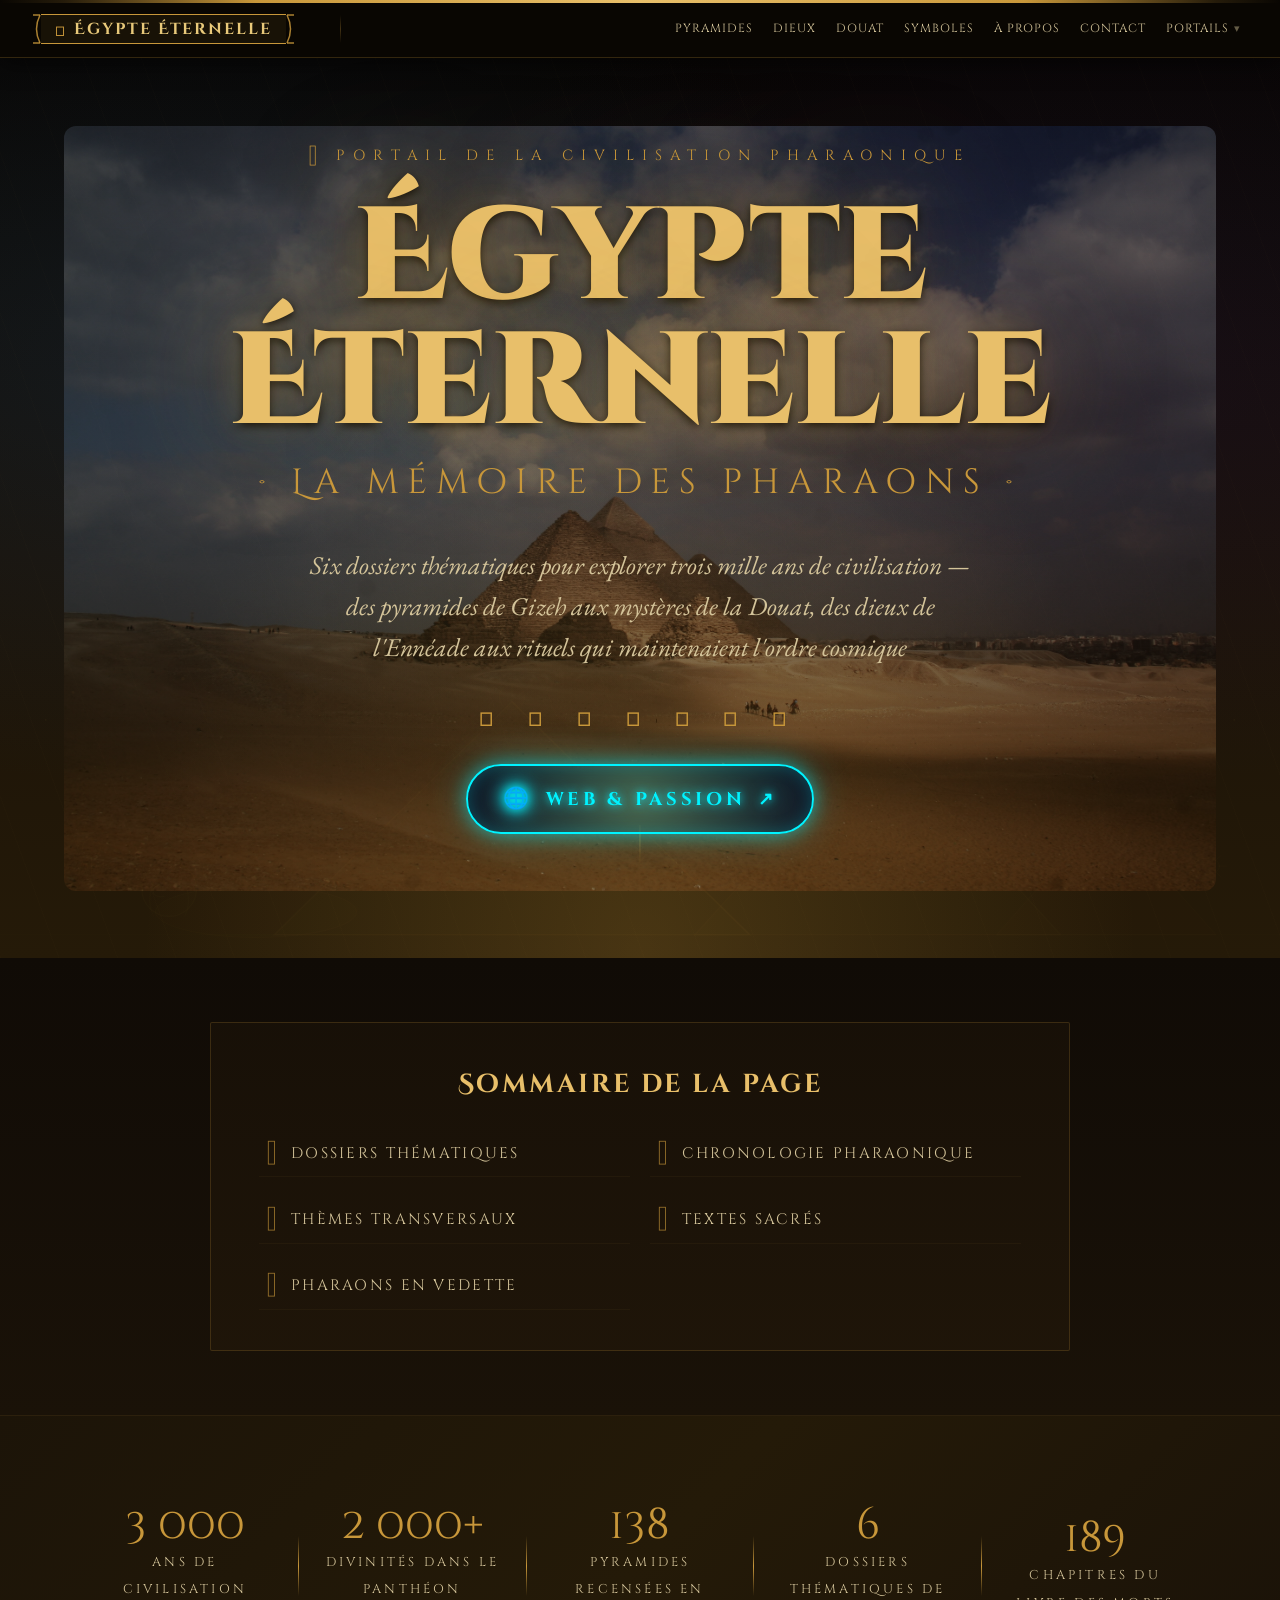
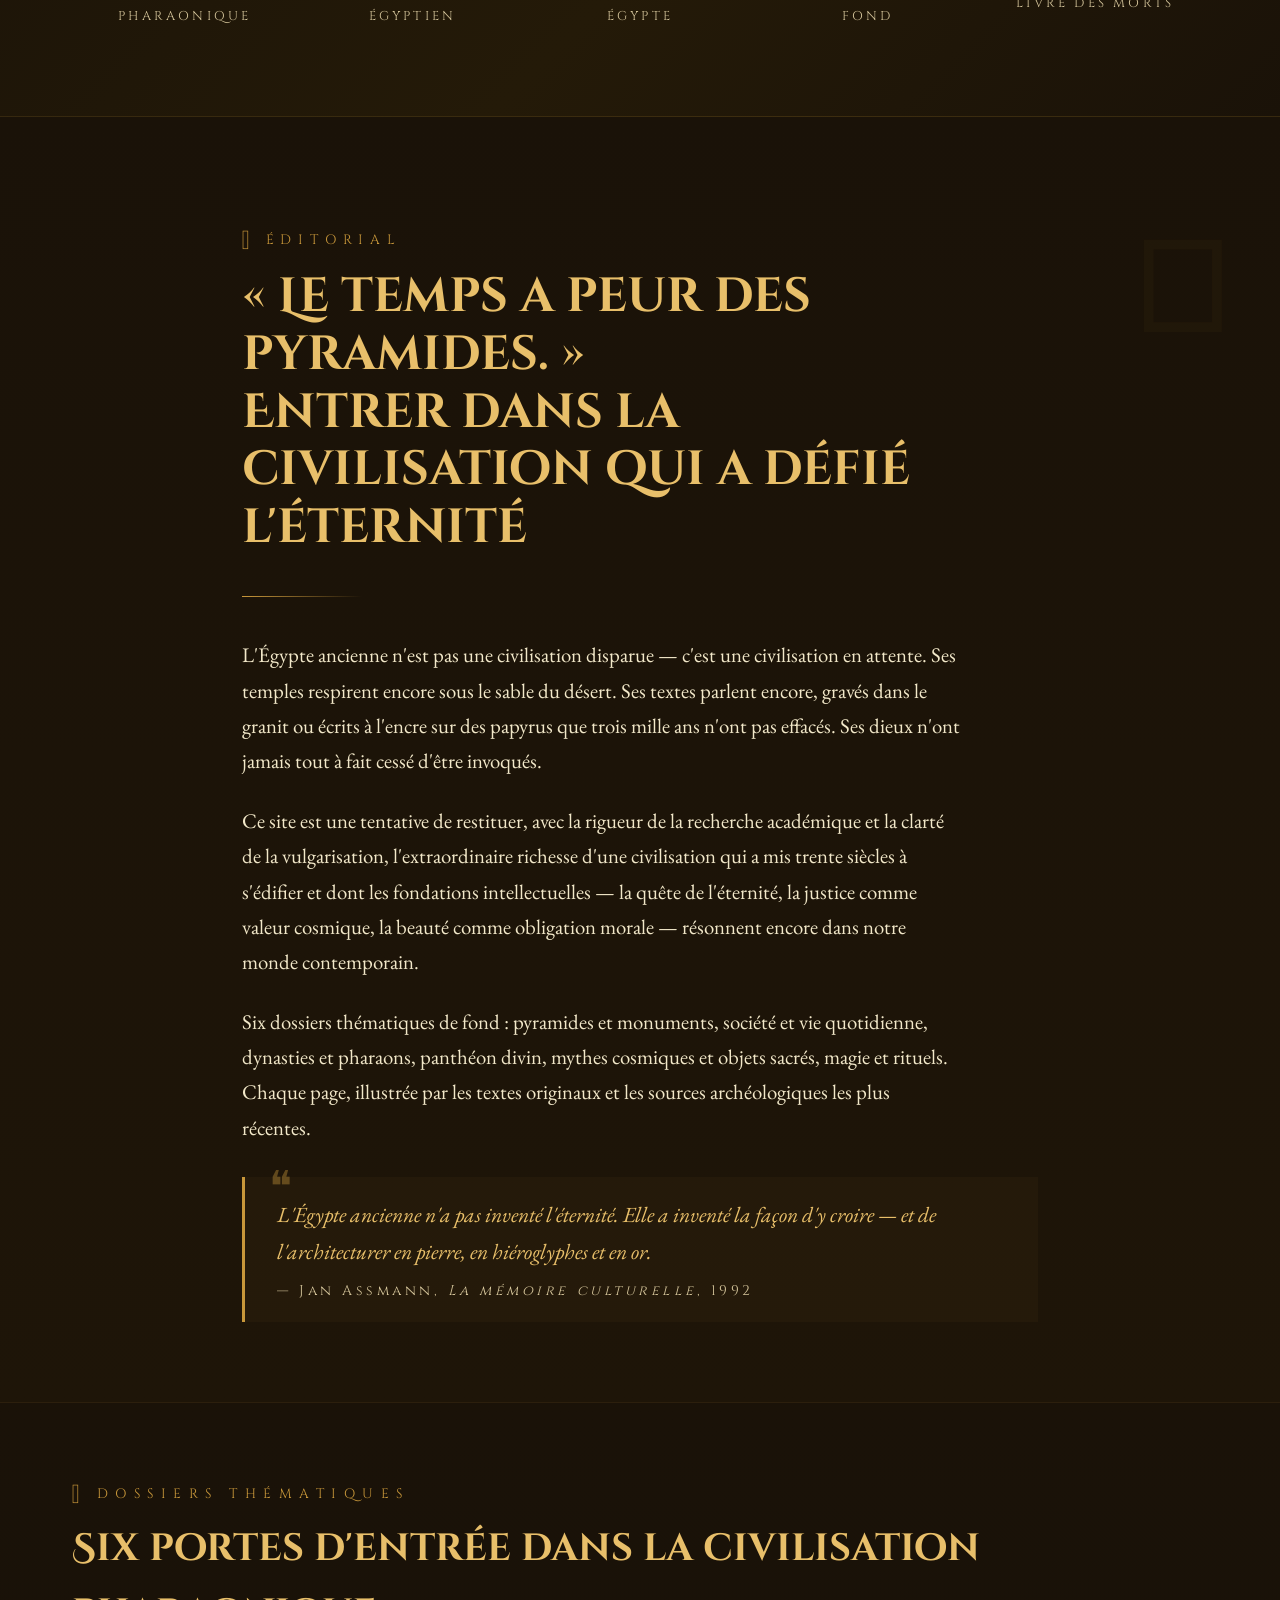
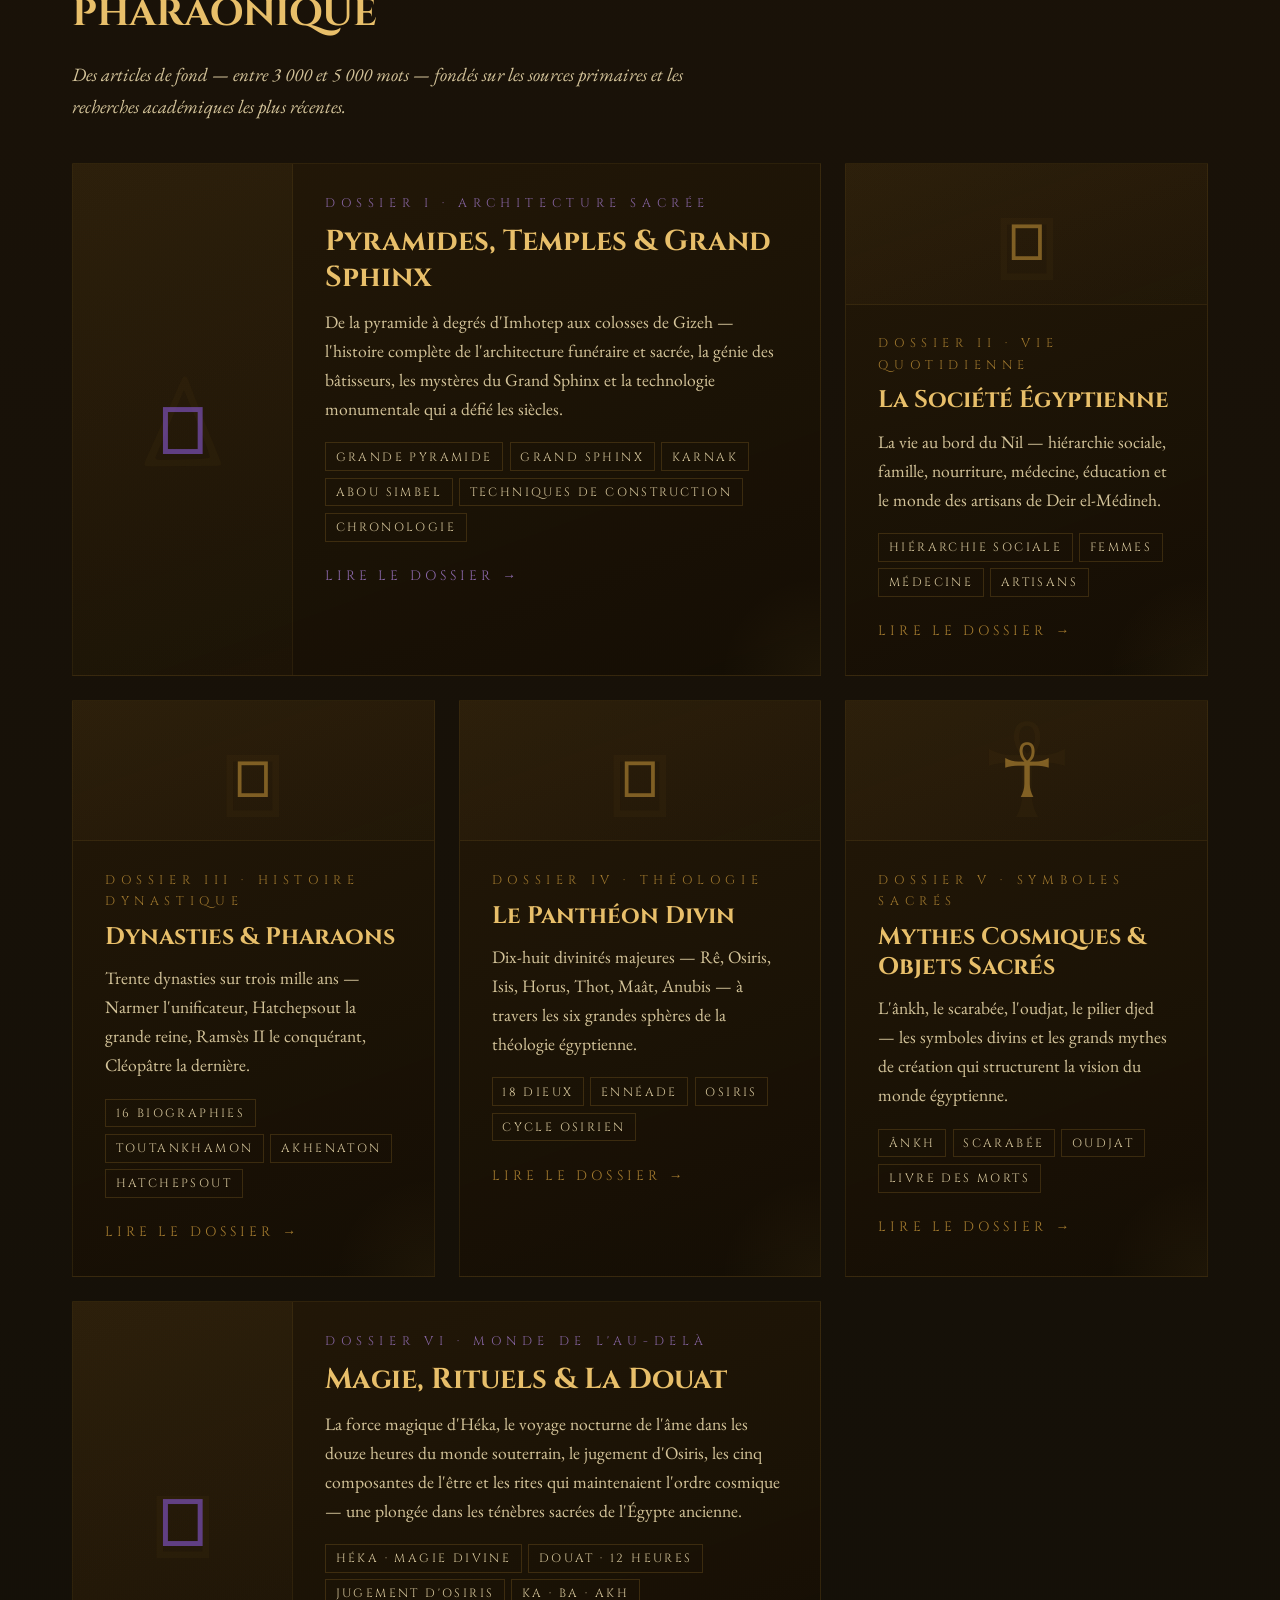
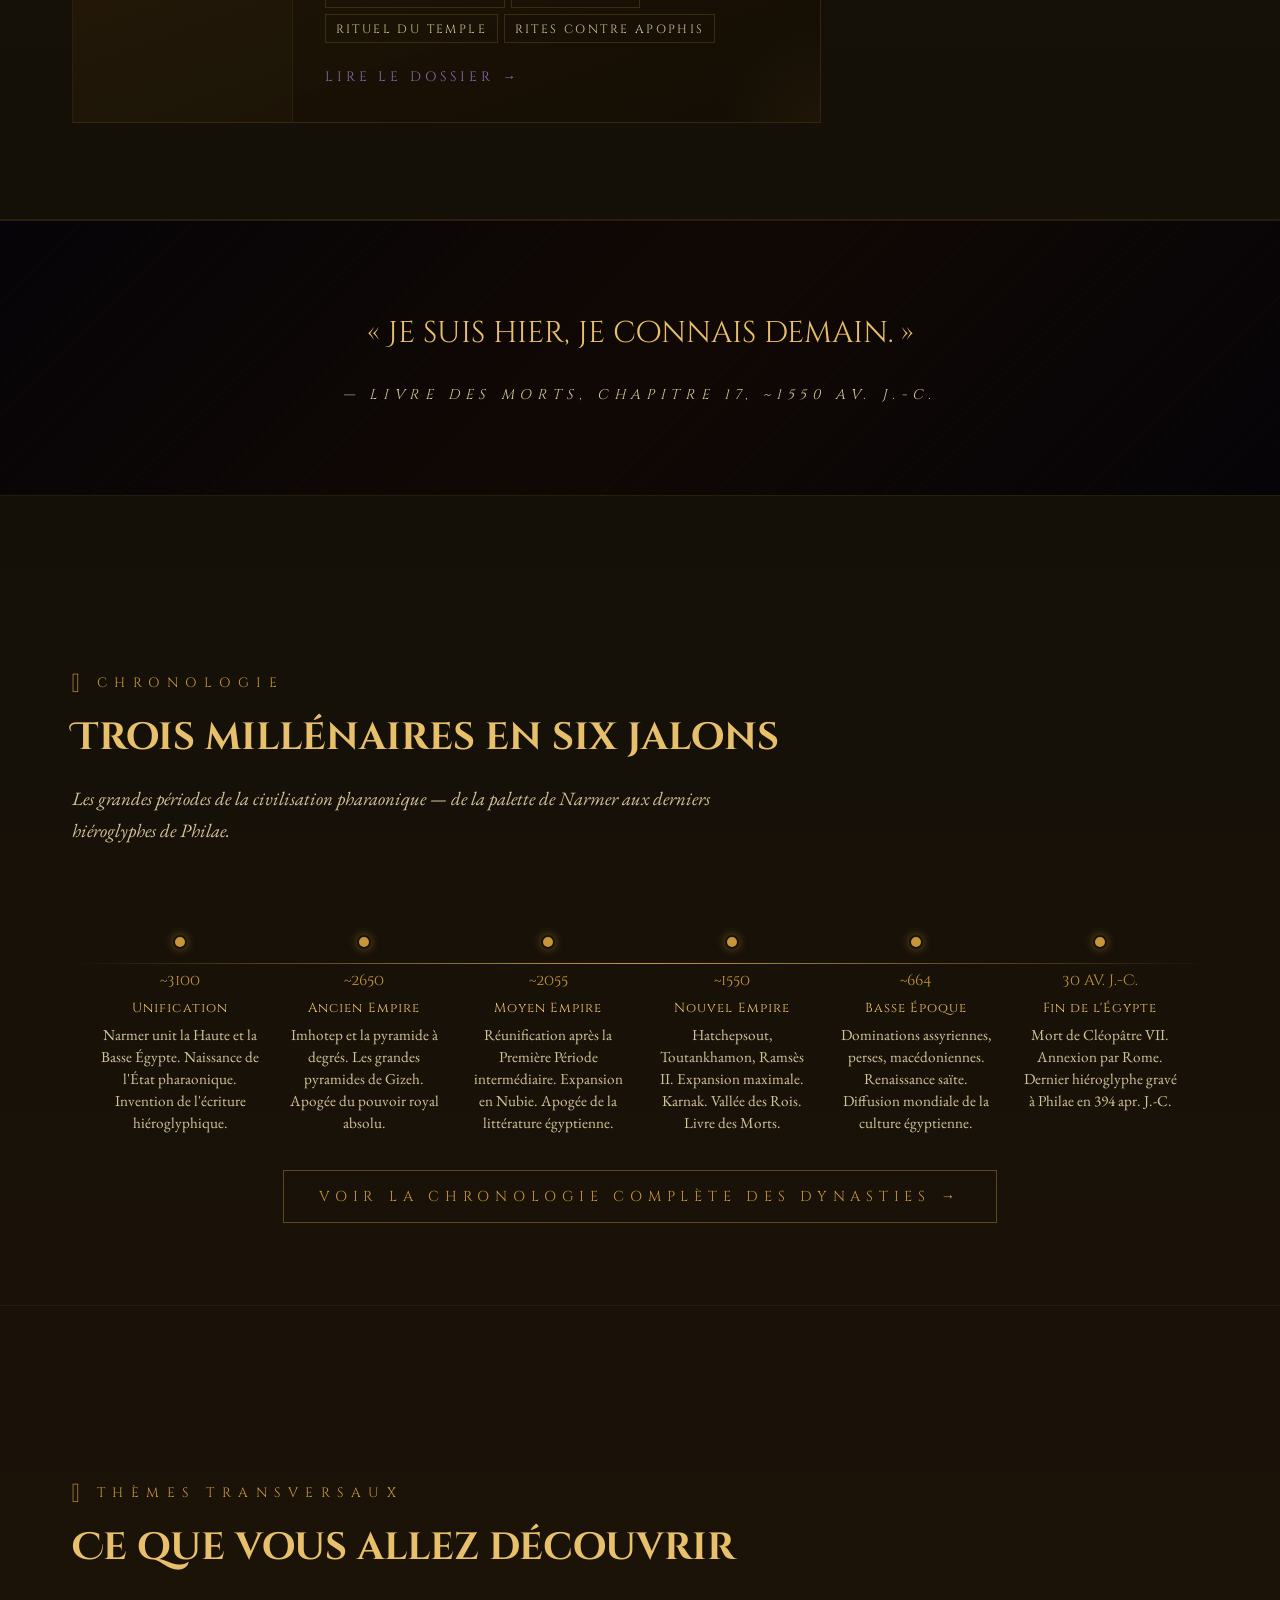
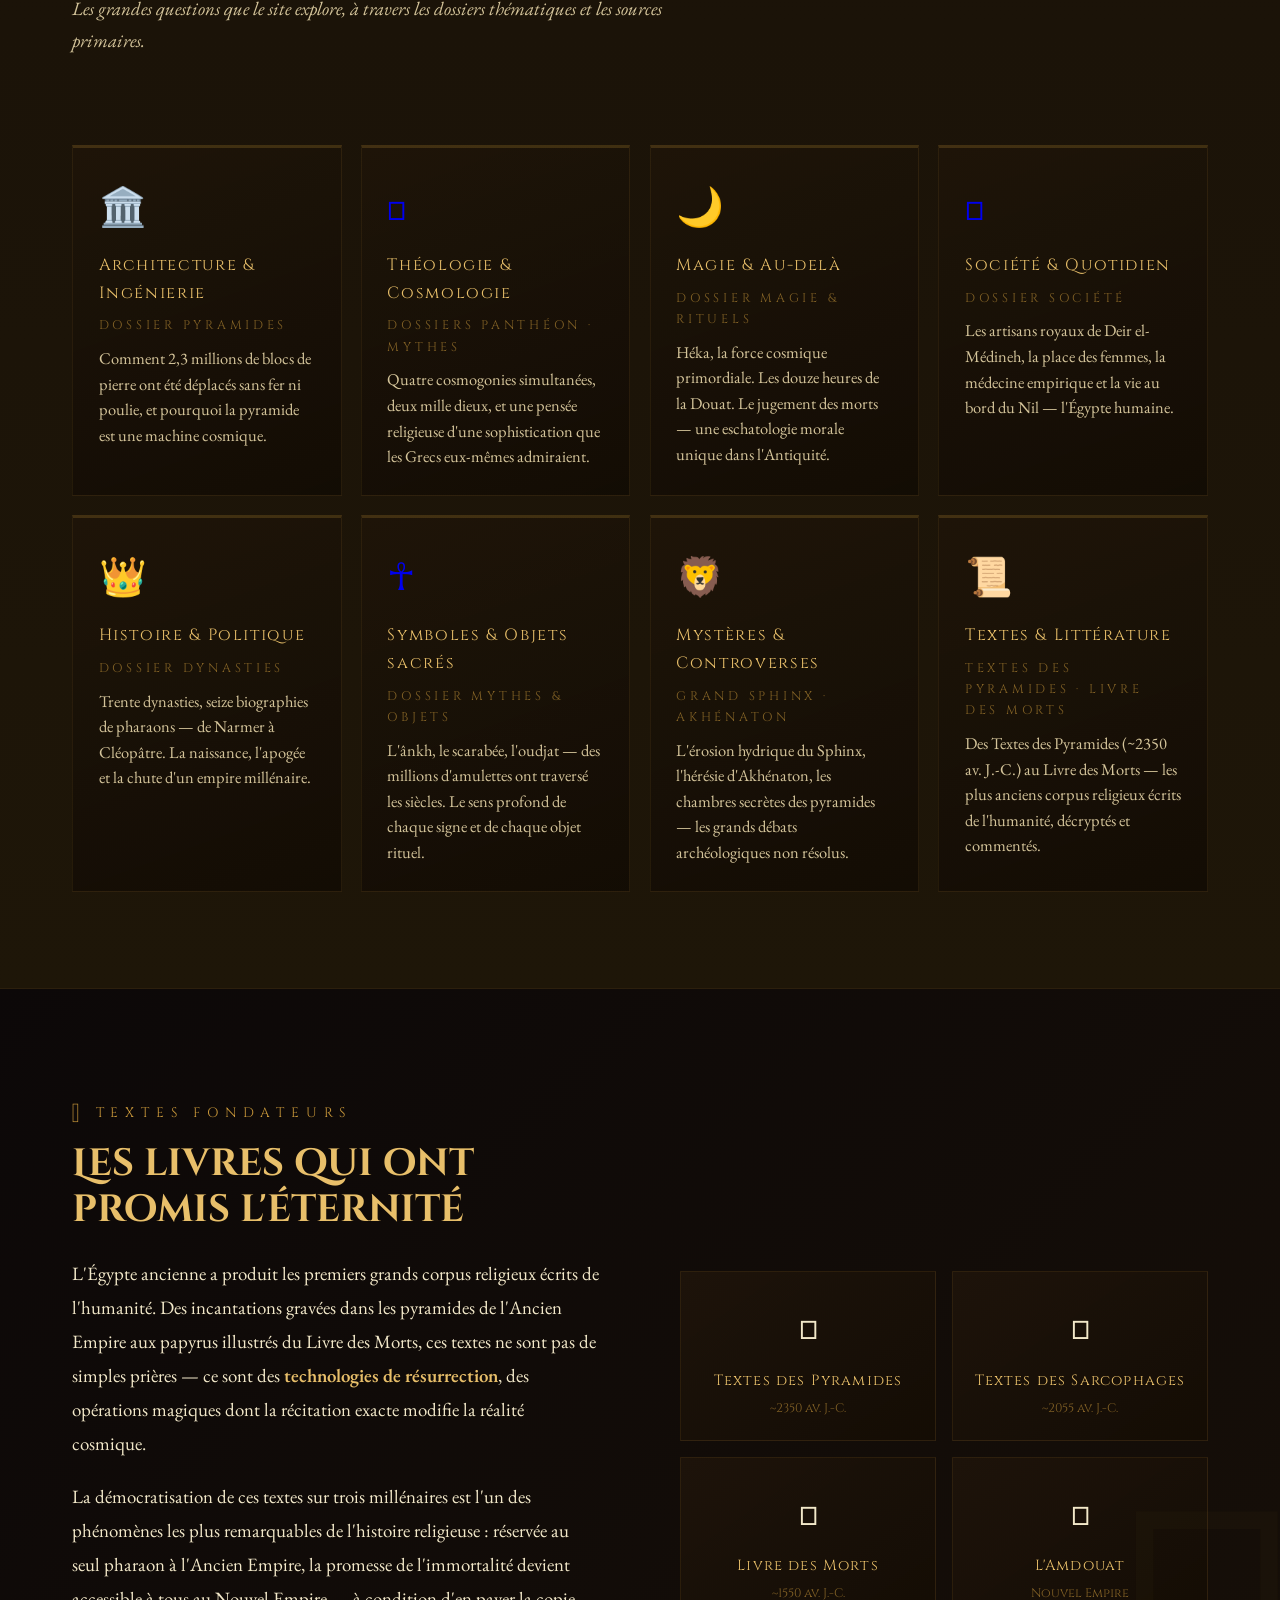
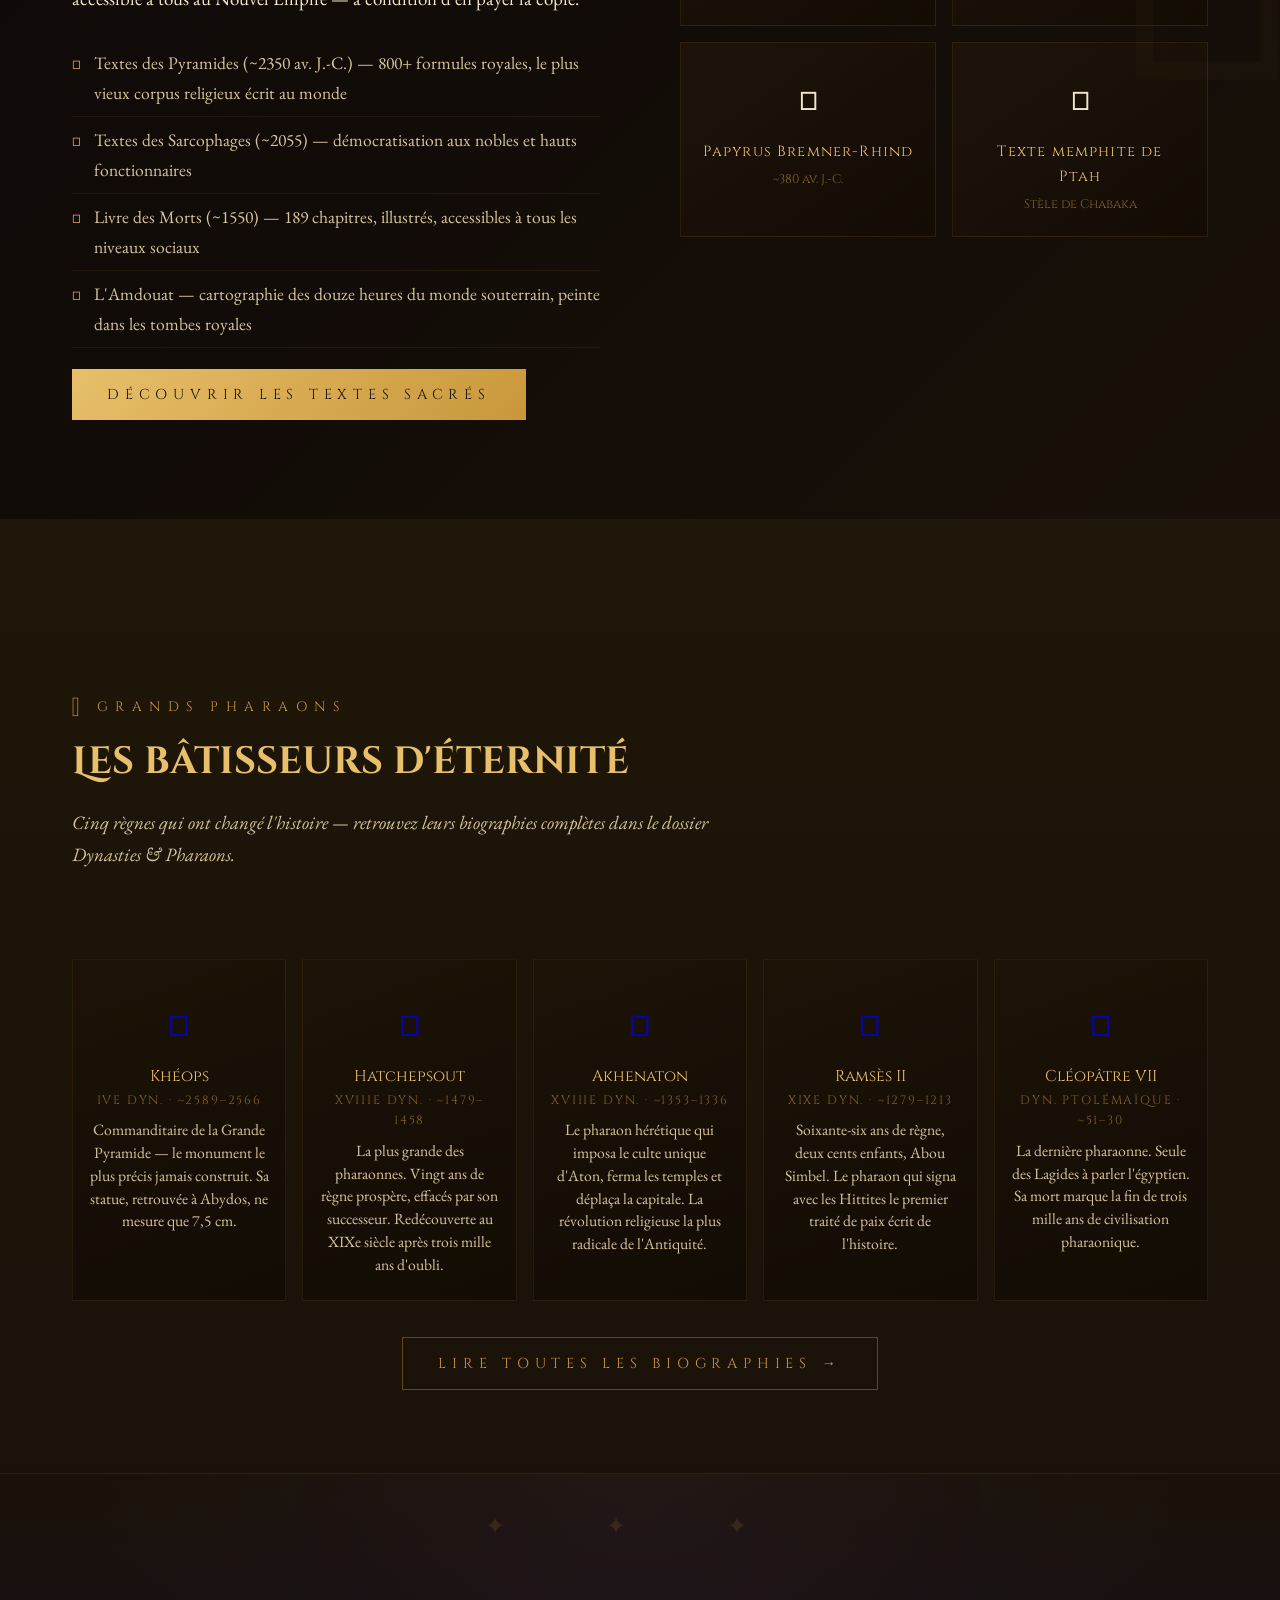
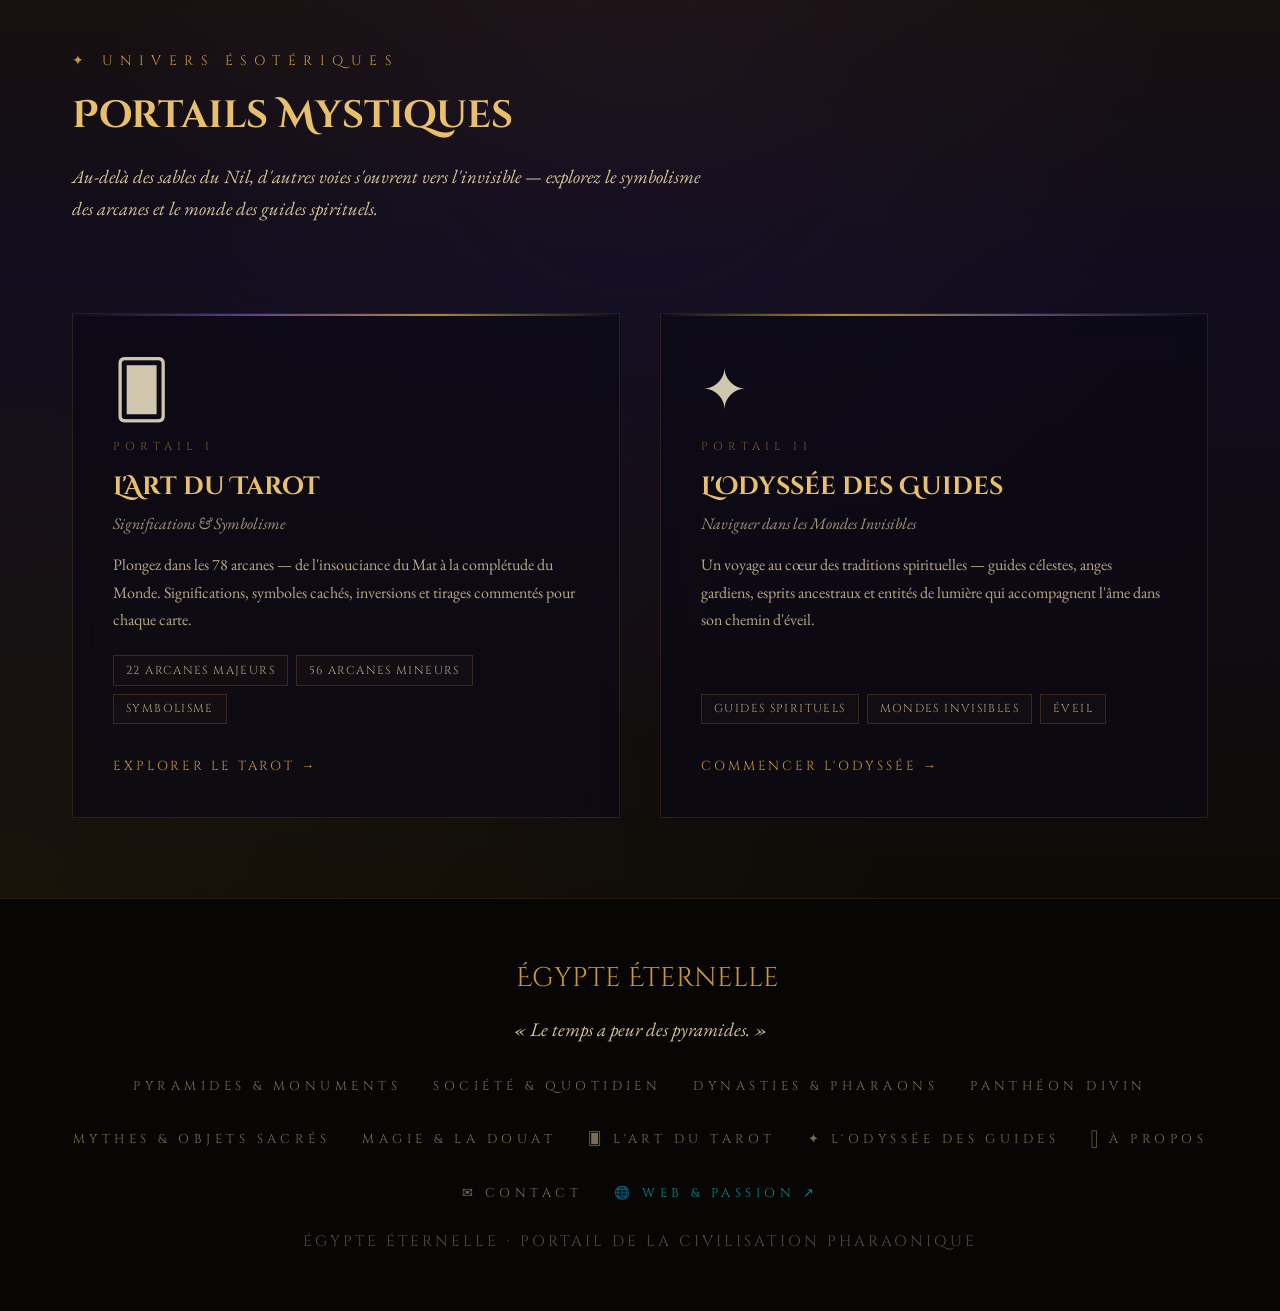
<file: index.html>
<!DOCTYPE html>
<html lang="fr">
  <head>
    <meta charset="UTF-8">
    <meta name="viewport" content="width=device-width, initial-scale=1.0">
    <meta name="referrer" content="strict-origin-when-cross-origin">
    <title>Égypte Éternelle — Portail de la civilisation pharaonique</title>
    <meta
      name="description"
      content="Découvrez les mystères de l'Égypte ancienne : pharaons, pyramides, panthéon divin et rituels magiques sur Égypte Éternelle.">
    <link
      rel="canonical"
      href="https://phil83470.github.io/egypte-eternelle/">
    <meta property="og:type" content="website">
    <meta property="og:site_name" content="Égypte Éternelle">
    <meta property="og:title" content="Égypte Éternelle — Portail de la civilisation pharaonique">
    <meta property="og:description" content="Découvrez les mystères de l'Égypte ancienne : pharaons, pyramides, panthéon divin et rituels magiques sur Égypte Éternelle.">
    <meta property="og:url" content="https://phil83470.github.io/egypte-eternelle/">
    <meta property="og:image" content="https://phil83470.github.io/egypte-eternelle/images/images/vue-pyramides.jpg">
    <meta name="twitter:card" content="summary_large_image">
    <link rel="preconnect" href="https://fonts.googleapis.com">
    <link
      href="https://fonts.googleapis.com/css2?family=Cinzel+Decorative:wght@400;700;900&amp;family=Cinzel:wght@400;600;700&amp;family=EB+Garamond:ital,wght@0,400;0,500;1,400;1,500&amp;display=swap"
      rel="stylesheet">
    <style>
      :root {
        --or: #c8973a;
        --or-clair: #e8bf6a;
        --or-profond: #8b6420;
        --sable: #f2e8c9;
        --sable-fonce: #d4c49a;
        --noir-nil: #1a1208;
        --brun-papyrus: #6b4f2a;
        --rouge-carnelian: #8b2e1a;
        --bleu-lapis: #1a3a5c;
        --bleu-clair: #4a7fa8;
        --turquoise: #2a8b7a;
        --violet: #2a1050;
        --violet-clair: #7a50b8;
        --blanc-ivoire: #fbf5e6;
      }

      * {
        margin: 0;
        padding: 0;
        box-sizing: border-box;
      }

      html {
        scroll-behavior: auto;
      }

      body {
        background-color: var(--noir-nil);
        color: var(--sable);
        font-family: "EB Garamond", Georgia, serif;
        font-size: 1rem;
        line-height: 1.7;
        overflow-x: hidden;
      }

      /* ══════════════════════════════════════
     SITE HEADER — Cartouche royal fixe
  ══════════════════════════════════════ */
      .site-header {
        position: fixed;
        top: 0;
        left: 0;
        right: 0;
        z-index: 200;
        height: 58px;
        background: rgba(10, 7, 3, 0.97);
        backdrop-filter: blur(18px);

        -webkit-backdrop-filter: blur(18px);
        border-bottom: 1px solid rgba(200, 151, 58, 0.22);
        box-shadow:
          0 4px 24px rgba(0, 0, 0, 0.6),
          inset 0 1px 0 rgba(200, 151, 58, 0.06);
      }

      .site-header::before {
        content: "";
        position: absolute;
        top: 0;
        left: 0;
        right: 0;
        height: 3px;
        background: linear-gradient(
          90deg,
          transparent 0%,
          rgba(200, 151, 58, 0.15) 5%,
          var(--or) 20%,
          var(--or-clair) 50%,
          var(--or) 80%,
          rgba(200, 151, 58, 0.15) 95%,
          transparent 100%
        );
      }

      .site-header-inner {
        max-width: 1300px;
        margin: 0 auto;
        height: 100%;
        display: flex;
        align-items: center;
        padding: 0 2rem;
        gap: 0;
      }

      .sh-brand {
        display: flex;
        align-items: center;
        gap: 0;
        text-decoration: none;
        flex-shrink: 0;
        margin-right: 1.8rem;
      }

      .sh-cartouche {
        display: flex;
        align-items: center;
      }

      .sh-cartouche-body {
        border-top: 1.5px solid var(--or);
        border-bottom: 1.5px solid var(--or);
        padding: 0 0.9rem;
        display: flex;
        align-items: center;
        gap: 0.55rem;
        height: 30px;
        background: rgba(200, 151, 58, 0.04);
        position: relative;
      }

      .sh-logo-text {
        font-family: "Cinzel Decorative", serif;
        font-size: 1rem;
        font-weight: 700;
        color: var(--or-clair);
        letter-spacing: 0.12em;
        white-space: nowrap;
        line-height: 1;
      }

      .sh-logo-glyph {
        font-size: 1.2rem;
        color: var(--or);
        opacity: 0.85;
      }

      .sh-cartouche svg.cap {
        height: 30px;
        width: 9px;
        flex-shrink: 0;
      }

      .sh-sep {
        width: 1px;
        height: 28px;
        background: linear-gradient(
          to bottom,
          transparent,
          rgba(200, 151, 58, 0.3),
          transparent
        );
        margin: 0 1rem;
        flex-shrink: 0;
      }

      .sh-nav {
        display: flex;
        align-items: center;
        gap: 0.35rem;
        flex: 1;
        list-style: none;
        margin-left: 1rem;
        min-width: 0;
        justify-content: flex-end;
      }

      .sh-nav-item {
        position: relative;
      }

      .sh-nav-link {
        display: flex;
        align-items: center;
        gap: 0.3rem;
        padding: 0.3rem 0.45rem;
        text-decoration: none;
        font-family: "Cinzel", serif;
        font-size: 0.81rem;
        letter-spacing: 0.1em;
        text-transform: uppercase;
        color: var(--sable-fonce);
        transition: all 0.2s ease;
        border: 1px solid transparent;
        white-space: nowrap;
        height: 32px;
      }

      .sh-nav-link .sh-glyph {
        font-size: 1.15rem;
        opacity: 0.55;
        transition: opacity 0.2s;
        line-height: 1;
      }

      .sh-nav-link:hover {
        color: var(--or-clair);
        border-color: rgba(200, 151, 58, 0.35);
        background: rgba(200, 151, 58, 0.08);
        box-shadow: 0 0 15px rgba(200, 151, 58, 0.15);
        text-shadow: 0 0 8px rgba(232, 191, 106, 0.4);
      }

      .sh-nav-link:hover .sh-glyph {
        opacity: 1;
      }

      .sh-nav-link.active {
        color: var(--or-clair);
        border-color: rgba(200, 151, 58, 0.28);
        background: rgba(200, 151, 58, 0.07);
      }

      .sh-nav-link.active::after {
        content: "";
        position: absolute;
        bottom: -1px;
        left: 50%;
        transform: translateX(-50%);
        width: 60%;
        height: 1.5px;
        background: linear-gradient(90deg, transparent, var(--or), transparent);
      }

      .sh-nav-item.has-drop > .sh-nav-link .drop-arrow {
        font-size: 0.7rem;
        opacity: 0.45;
        font-family: sans-serif;
        transition: transform 0.2s;
        display: inline-block;
      }

      .sh-nav-item.has-drop:hover > .sh-nav-link .drop-arrow {
        transform: rotate(180deg);
      }

      .sh-dropdown {
        position: absolute;
        top: calc(100% + 8px);
        left: 50%;
        min-width: 240px;
        background: rgba(8, 5, 2, 0.99);
        border: 1px solid rgba(200, 151, 58, 0.2);
        border-top: 2px solid var(--or);
        padding: 0.5rem 0;
        opacity: 0;
        visibility: hidden;
        transform: translateX(-50%) translateY(-8px);
        transition: all 0.22s ease;
        box-shadow: 0 16px 50px rgba(0, 0, 0, 0.75);
        z-index: 300;
      }

      .sh-dropdown::before {
        content: "";
        position: absolute;
        top: -7px;
        left: 50%;
        transform: translateX(-50%);
        border-left: 6px solid transparent;
        border-right: 6px solid transparent;
        border-bottom: 6px solid var(--or);
      }

      .sh-nav-item.has-drop:hover .sh-dropdown {
        opacity: 1;
        visibility: visible;
        transform: translateX(-50%) translateY(0);
      }

      .sh-nav-item.has-drop:focus-within .sh-dropdown {
        opacity: 1;
        visibility: visible;
        transform: translateX(-50%) translateY(0);
      }

      .sh-drop-link {
        display: flex;
        align-items: center;
        gap: 0.7rem;
        padding: 0.55rem 1.2rem;
        text-decoration: none;
        font-family: "Cinzel", serif;
        font-size: 0.8rem;
        letter-spacing: 0.16em;
        text-transform: uppercase;
        color: var(--sable-fonce);
        transition: all 0.18s;
        border-left: 2px solid transparent;
      }

      .sh-drop-link:hover {
        color: var(--or-clair);
        background: rgba(200, 151, 58, 0.05);
        border-left-color: var(--or);
        padding-left: 1.5rem;
      }

      .sh-drop-glyph {
        font-size: 1.25rem;
        opacity: 0.5;
        flex-shrink: 0;
      }

      .sh-drop-link:hover .sh-drop-glyph {
        opacity: 1;
      }

      .sh-drop-divider {
        height: 1px;
        background: rgba(200, 151, 58, 0.1);
        margin: 0.35rem 1rem;
      }

      .sh-drop-label {
        font-family: "Cinzel", serif;
        font-size: 0.72rem;
        letter-spacing: 0.4em;
        text-transform: uppercase;
        color: var(--or);
        opacity: 0.45;
        padding: 0.7rem 1.2rem 0.2rem;
        display: block;
      }

      .sh-right {
        display: flex;
        align-items: center;
        gap: 0.7rem;
        margin-left: auto;
        flex-shrink: 0;
      }

      .sh-home-btn {
        display: flex;
        align-items: center;
        gap: 0.35rem;
        padding: 0 1rem;
        text-decoration: none;
        font-family: "Cinzel", serif;
        font-size: 0.78rem;
        letter-spacing: 0.22em;
        text-transform: uppercase;
        color: var(--or);
        background: rgba(200, 151, 58, 0.05);
        border: 1px solid rgba(200, 151, 58, 0.4);
        border-radius: 2px;
        transition: all 0.25s;
        white-space: nowrap;
        height: 32px;
      }

      .sh-home-btn:hover {
        background: rgba(200, 151, 58, 0.15);
        color: var(--sable);
      }

      .sh-home-btn.sh-btn-tarot {
        border-color: rgba(123, 79, 166, 0.5);
        color: #c9a84c;
      }

      .sh-home-btn.sh-btn-guides {
        border-color: rgba(212, 175, 55, 0.5);
        color: #d4af37;
      }

      .footer-link-tarot {
        color: rgba(201, 168, 76, 0.8);
      }

      .footer-link-guides {
        color: rgba(212, 175, 55, 0.8);
      }

      .section-cta-center {
        text-align: center;
        margin-top: 2.5rem;
      }

      .section-cta-center-lg {
        text-align: center;
        margin-top: 3rem;
      }

      .sh-burger {
        display: none;
        flex-direction: column;
        gap: 5px;
        cursor: pointer;
        padding: 6px;
        margin-left: auto;
        background: none;
        border: 1px solid rgba(200, 151, 58, 0.2);
      }

      .sh-burger span {
        display: block;
        width: 22px;
        height: 1.5px;
        background: var(--or);
        transition: all 0.28s;
      }

      .sh-burger.open span:nth-child(1) {
        transform: rotate(45deg) translate(4px, 4px);
      }

      .sh-burger.open span:nth-child(2) {
        opacity: 0;
      }

      .sh-burger.open span:nth-child(3) {
        transform: rotate(-45deg) translate(4px, -4px);
      }

      .sh-mobile-menu {
        display: none;
        position: fixed;
        top: 58px;
        left: 0;
        right: 0;
        bottom: 0;
        background: rgba(6, 4, 2, 0.98);
        backdrop-filter: blur(20px);
        z-index: 190;
        overflow-y: auto;
        padding: 1.2rem 1.5rem 4rem;
        flex-direction: column;
        gap: 0;
        border-top: 1px solid rgba(200, 151, 58, 0.15);
      }

      .sh-mobile-menu.open {
        display: flex;
      }

      .sh-mobile-section {
        font-family: "Cinzel", serif;
        font-size: 0.72rem;
        letter-spacing: 0.5em;
        text-transform: uppercase;
        color: var(--or);
        opacity: 0.45;
        padding: 1.3rem 0.5rem 0.5rem;
      }

      .sh-mobile-link {
        display: flex;
        align-items: center;
        gap: 0.8rem;
        padding: 0.85rem 0.5rem;
        text-decoration: none;
        font-family: "Cinzel", serif;
        font-size: 0.9rem;
        letter-spacing: 0.18em;
        text-transform: uppercase;
        color: var(--sable-fonce);
        border-bottom: 1px solid rgba(200, 151, 58, 0.07);
        transition: all 0.2s;
      }

      .sh-mobile-link:hover {
        color: var(--or-clair);
        padding-left: 1.2rem;
      }

      .sh-mobile-link .sh-glyph {
        font-size: 1.4rem;
        opacity: 0.55;
        flex-shrink: 0;
      }

      body {
        padding-top: 58px;
      }

      .hero {
        min-height: calc(100vh - 58px);
      }

      /* ══════════════════════════════════════
       PORTAILS MYSTIQUES
      ══════════════════════════════════════ */
      .portails-section {
        padding: 6rem 0 5rem;
        background:
          radial-gradient(
            ellipse at 50% 0%,
            rgba(123, 79, 166, 0.08) 0%,
            transparent 60%
          ),
          radial-gradient(
            ellipse at 0% 100%,
            rgba(200, 151, 58, 0.06) 0%,
            transparent 50%
          ),
          linear-gradient(180deg, var(--noir-nil) 0%, #110c1e 40%, #0e0b06 100%);
        position: relative;
        overflow: hidden;
      }

      .portails-section::before {
        content: "✦ ✦ ✦";
        position: absolute;
        top: 2rem;
        left: 50%;
        transform: translateX(-50%);
        color: rgba(200, 151, 58, 0.15);
        font-size: 1.5rem;
        letter-spacing: 2em;
      }

      .portails-grid {
        display: grid;
        grid-template-columns: 1fr 1fr;
        gap: 2.5rem;
        margin-top: 3rem;
      }

      .portail-card {
        position: relative;
        border: 1px solid rgba(200, 151, 58, 0.15);
        background: rgba(12, 9, 20, 0.7);
        backdrop-filter: blur(12px);
        text-decoration: none;
        color: var(--sable);
        display: block;
        overflow: hidden;
        transition:
          transform 0.35s ease,
          border-color 0.35s ease,
          box-shadow 0.35s ease;
      }

      .portail-card::before {
        content: "";
        position: absolute;
        top: 0;
        left: 0;
        right: 0;
        height: 2px;
      }

      .portail-tarot::before {
        background: linear-gradient(
          90deg,
          transparent,
          rgba(123, 79, 166, 0.8),
          rgba(201, 168, 76, 0.8),
          transparent
        );
      }

      .portail-odyssee::before {
        background: linear-gradient(
          90deg,
          transparent,
          rgba(212, 175, 55, 0.8),
          rgba(139, 122, 184, 0.6),
          transparent
        );
      }

      .portail-card:hover {
        transform: translateY(-6px);
        box-shadow: 0 20px 60px rgba(0, 0, 0, 0.6);
      }

      .portail-tarot:hover {
        border-color: rgba(123, 79, 166, 0.45);
        box-shadow:
          0 20px 60px rgba(0, 0, 0, 0.6),
          0 0 40px rgba(123, 79, 166, 0.12);
      }

      .portail-odyssee:hover {
        border-color: rgba(212, 175, 55, 0.4);
        box-shadow:
          0 20px 60px rgba(0, 0, 0, 0.6),
          0 0 40px rgba(212, 175, 55, 0.1);
      }

      .portail-bg-deco {
        position: absolute;
        inset: 0;
        opacity: 0;
        transition: opacity 0.4s ease;
        pointer-events: none;
      }

      .portail-card:hover .portail-bg-deco {
        opacity: 1;
      }

      .portail-bg-tarot {
        background:
          radial-gradient(
            ellipse at 80% 20%,
            rgba(123, 79, 166, 0.12) 0%,
            transparent 60%
          ),
          radial-gradient(
            ellipse at 20% 80%,
            rgba(61, 107, 138, 0.08) 0%,
            transparent 50%
          );
      }

      .portail-bg-odyssee {
        background:
          radial-gradient(
            ellipse at 20% 20%,
            rgba(212, 175, 55, 0.1) 0%,
            transparent 55%
          ),
          radial-gradient(
            ellipse at 80% 80%,
            rgba(139, 122, 184, 0.08) 0%,
            transparent 50%
          );
      }

      .portail-inner {
        position: relative;
        z-index: 1;
        padding: 3rem 2.5rem 2.5rem;
        display: flex;
        flex-direction: column;
        gap: 0.9rem;
        height: 100%;
      }

      .portail-icon {
        font-size: 3.5rem;
        line-height: 1;
        margin-bottom: 0.3rem;
        opacity: 0.85;
      }

      .portail-label {
        font-family: "Cinzel", serif;
        font-size: 0.72rem;
        letter-spacing: 0.45em;
        text-transform: uppercase;
        color: var(--or);
        opacity: 0.55;
      }

      .portail-title {
        font-family: "Cinzel Decorative", serif;
        font-size: 1.55rem;
        font-weight: 700;
        color: var(--or-clair);
        line-height: 1.25;
      }

      .portail-subtitle {
        font-family: "EB Garamond", serif;
        font-size: 1rem;
        font-style: italic;
        color: var(--sable-fonce);
        opacity: 0.75;
        margin-top: -0.4rem;
      }

      .portail-desc {
        font-size: 1rem;
        line-height: 1.7;
        color: var(--sable-fonce);
        opacity: 0.85;
        flex: 1;
      }

      .portail-tags {
        display: flex;
        flex-wrap: wrap;
        gap: 0.5rem;
        margin-top: 0.5rem;
      }

      .portail-tag {
        font-family: "Cinzel", serif;
        font-size: 0.72rem;
        letter-spacing: 0.12em;
        text-transform: uppercase;
        padding: 0.28rem 0.75rem;
        border: 1px solid rgba(200, 151, 58, 0.25);
        color: var(--sable-fonce);
        background: rgba(200, 151, 58, 0.04);
        opacity: 0.8;
      }

      .portail-cta {
        font-family: "Cinzel", serif;
        font-size: 0.82rem;
        letter-spacing: 0.22em;
        text-transform: uppercase;
        color: var(--or);
        margin-top: 1rem;
        display: inline-block;
        transition:
          letter-spacing 0.25s,
          color 0.25s;
      }

      .portail-card:hover .portail-cta {
        letter-spacing: 0.32em;
        color: var(--or-clair);
      }

      @media (max-width: 800px) {
        .portails-grid {
          grid-template-columns: 1fr;
        }
      }

      /* ══════════════════════════════════════
     HERO
  ══════════════════════════════════════ */
      .hero {
        position: relative;
        min-height: 100vh;
        display: flex;
        flex-direction: column;
        align-items: center;
        justify-content: center;
        text-align: center;
        overflow: hidden;
        background:
          radial-gradient(
            ellipse at 50% 100%,
            rgba(200, 151, 58, 0.22) 0%,
            transparent 55%
          ),
          radial-gradient(
            ellipse at 15% 35%,
            rgba(26, 58, 92, 0.25) 0%,
            transparent 50%
          ),
          radial-gradient(
            ellipse at 85% 35%,
            rgba(42, 16, 80, 0.2) 0%,
            transparent 50%
          ),
          radial-gradient(
            ellipse at 50% 55%,
            rgba(200, 151, 58, 0.06) 0%,
            transparent 45%
          ),
          linear-gradient(
            180deg,
            #080604 0%,
            #0e0b06 20%,
            #1a1208 55%,
            #251a08 100%
          );
      }

      .hero::before {
        content: "";
        position: absolute;
        inset: 0;
        background: repeating-linear-gradient(
          70deg,
          rgba(200, 151, 58, 0.012) 0px,
          rgba(200, 151, 58, 0.012) 1px,
          transparent 1px,
          transparent 55px
        );
      }

      /* Stars */
      .stars {
        position: absolute;
        top: 0;
        left: 0;
        right: 0;
        height: 65%;
        overflow: hidden;
      }

      .star {
        position: absolute;
        border-radius: 50%;
        animation: twinkle var(--dur, 3s) ease-in-out infinite;
        opacity: 0;
      }

      @keyframes twinkle {
        0%,
        100% {
          opacity: 0;
        }

        50% {
          opacity: var(--op, 0.7);
        }
      }

      /* Hero SVG — full panorama */
      .hero-panorama {
        position: absolute;
        bottom: 0;
        left: 50%;
        transform: translateX(-50%);
        width: 100%;
        max-width: 1400px;
        opacity: 0.13;
      }

      .hero-content {
        position: relative;
        z-index: 2;
        padding: 2rem;
        max-width: 900px;
      }

      @keyframes fadeUp {
        from {
          opacity: 0;
          transform: translateY(30px);
        }

        to {
          opacity: 1;
          transform: translateY(0);
        }
      }

      /* Hero Image Adjustment */
      .hero-background {
        position: absolute;
        inset: 0;
        z-index: 1;
        opacity: 0.35;

        display: flex;
        align-items: center;
        justify-content: center;
      }

      .hero-background img {
        width: 90vw;
        height: 85vh;
        object-fit: cover;
        filter: sepia(30%) contrast(110%);
        animation: heroZoom 25s ease-in-out infinite alternate;

        border-radius: 12px;
      }

      @keyframes heroZoom {
        from {
          transform: scale(1);
        }

        to {
          transform: scale(1.15);
        }
      }

      .hero-eyebrow {
        font-family: "Cinzel", serif;
        font-size: 0.92rem;
        letter-spacing: 0.55em;
        text-transform: uppercase;
        color: var(--or);
        margin-bottom: 1.8rem;
        animation: fadeUp 1.4s 0.2s ease both;
      }

      .hero-logo {
        font-family: "Cinzel Decorative", serif;
        font-size: clamp(3.2rem, calc(10vw + 0.2rem), 8.7rem);
        font-weight: 900;
        line-height: 0.95;
        color: var(--or-clair);
        text-shadow:
          0 0 120px rgba(200, 151, 58, 0.5),
          0 0 40px rgba(200, 151, 58, 0.25),
          0 3px 8px rgba(0, 0, 0, 0.9);
        margin-bottom: 0.4rem;
        animation: fadeUp 1.4s 0.35s ease both;
      }

      .hero-logo-sub {
        font-family: "Cinzel Decorative", serif;
        font-size: clamp(1.2rem, calc(3vw + 0.2rem), 2.2rem);
        font-weight: 400;
        color: var(--or);
        letter-spacing: 0.25em;
        display: block;
        margin-bottom: 2rem;
        animation: fadeUp 1.4s 0.5s ease both;
      }

      .hero-tagline {
        font-family: "EB Garamond", serif;
        font-style: italic;
        font-size: clamp(1.2rem, calc(2.2vw + 0.2rem), 1.6rem);
        color: var(--sable-fonce);
        max-width: 680px;
        margin: 0 auto 1rem;
        animation: fadeUp 1.4s 0.65s ease both;
        line-height: 1.6;
      }

      .hero-hieroglyphs {
        font-size: 1.8rem;
        letter-spacing: 0.5em;
        color: var(--or);
        opacity: 0.5;
        margin: 1.5rem auto;
        animation: fadeUp 1.4s 0.8s ease both;
      }

      .hero-divider {
        width: 240px;
        height: 2px;
        background: linear-gradient(90deg, transparent, var(--or), transparent);
        margin: 1rem auto 2.5rem;
        animation: fadeUp 1.4s 0.95s ease both;
      }

      .hero-cta {
        display: inline-flex;
        align-items: center;
        gap: 0.7rem;
        font-family: "Cinzel", serif;
        font-size: 0.9rem;
        letter-spacing: 0.4em;
        text-transform: uppercase;
        color: var(--noir-nil);
        background: linear-gradient(135deg, var(--or-clair), var(--or));
        padding: 1rem 2.5rem;
        text-decoration: none;
        border: none;
        transition: all 0.3s;
        animation: fadeUp 1.4s 1.1s ease both;
        cursor: pointer;
      }

      .hero-cta:hover {
        background: linear-gradient(135deg, #f0d080, var(--or-clair));
        transform: translateY(-2px);
        box-shadow: 0 8px 30px rgba(200, 151, 58, 0.35);
      }

      .scroll-hint {
        position: absolute;
        bottom: 2.5rem;
        left: 50%;
        transform: translateX(-50%);
        display: flex;
        flex-direction: column;
        align-items: center;
        gap: 0.5rem;
        font-family: "Cinzel", serif;
        font-size: 0.8rem;
        letter-spacing: 0.4em;
        color: var(--or);
        text-decoration: none;
        opacity: 0.65;
        animation: scrollBounce 2s ease-in-out infinite;
      }

      .scroll-hint::after {
        content: "";
        width: 1px;
        height: 40px;
        background: linear-gradient(to bottom, var(--or), transparent);
      }

      @keyframes scrollBounce {
        0%,
        100% {
          transform: translateX(-50%) translateY(0);
        }

        50% {
          transform: translateX(-50%) translateY(6px);
        }
      }

      /* ══════════════════════════════════════
     TABLE DES MATIÈRES
  ══════════════════════════════════════ */
      .toc-section {
        background: linear-gradient(180deg, #100b06 0%, #1a1208 100%);
        padding: 4rem 2rem;
        border-bottom: 1px solid rgba(200, 151, 58, 0.15);
      }

      .toc-inner {
        max-width: 860px;
        margin: 0 auto;
        background: rgba(200, 151, 58, 0.03);
        border: 1px solid rgba(200, 151, 58, 0.2);
        padding: 2.5rem 3rem;
        border-radius: 2px;
      }

      .toc-title {
        font-family: "Cinzel Decorative", serif;
        font-size: 1.6rem;
        color: var(--or-clair);
        margin-bottom: 1.5rem;
        text-align: center;
        letter-spacing: 0.1em;
      }

      .toc-list {
        display: grid;
        grid-template-columns: 1fr 1fr;
        gap: 1.2rem;
        list-style: none;
      }

      .toc-list li a {
        display: flex;
        align-items: center;
        gap: 0.8rem;
        font-family: "Cinzel", serif;
        font-size: 0.95rem;
        letter-spacing: 0.15em;
        text-transform: uppercase;
        color: var(--sable-fonce);
        text-decoration: none;
        transition: all 0.2s;
        padding: 0.5rem;
        border-bottom: 1px solid rgba(200, 151, 58, 0.05);
      }

      .toc-list li a::before {
        content: "𓂀";
        color: var(--or);
        font-size: 1.1rem;
        opacity: 0.7;
      }

      .toc-list li a:hover {
        color: var(--or-clair);
        background: rgba(200, 151, 58, 0.08);
        padding-left: 1rem;
      }

      /* ══════════════════════════════════════
     LAYOUT HELPERS
  ══════════════════════════════════════ */
      .container {
        max-width: 860px;
        margin: 0 auto;
        padding: 0 2rem;
      }

      .container-wide {
        max-width: 1200px;
        margin: 0 auto;
        padding: 0 2rem;
      }

      strong {
        color: var(--or-clair);
        font-weight: 600;
      }

      /* ══════════════════════════════════════
     CHIFFRES CLÉ
  ══════════════════════════════════════ */
      .stats-band {
        background: linear-gradient(
          135deg,
          #1c1408 0%,
          #241a08 50%,
          #1a1208 100%
        );
        padding: 4.5rem 0;
        border-bottom: 1px solid rgba(200, 151, 58, 0.15);
      }

      .stats-grid {
        display: grid;
        grid-template-columns: 1fr 2px 1fr 2px 1fr 2px 1fr 2px 1fr;
        gap: 0;
        align-items: center;
      }

      .stat-item {
        text-align: center;
        padding: 1rem 1.5rem;
      }

      .stat-number {
        font-family: "Cinzel Decorative", serif;
        font-size: 2.7rem;
        color: var(--or);
        line-height: 1;
        display: block;
      }

      .stat-label {
        font-family: "Cinzel", serif;
        font-size: 0.8rem;
        letter-spacing: 0.25em;
        text-transform: uppercase;
        color: var(--sable-fonce);
        margin-top: 0.5rem;
        line-height: 1.4;
      }

      .stat-div {
        background: linear-gradient(
          to bottom,
          transparent,
          var(--or),
          transparent
        );
        height: 60px;
        width: 1px;
        margin: auto;
      }

      /* ══════════════════════════════════════
     INTRO ÉDITO
  ══════════════════════════════════════ */
      .intro-section {
        padding: 7rem 0 5rem;
        background: linear-gradient(180deg, #1a1208 0%, #1e1508 100%);
        border-bottom: 1px solid rgba(200, 151, 58, 0.1);
        position: relative;
        overflow: hidden;
      }

      .intro-section::before {
        content: "𓂀";
        position: absolute;
        right: 3rem;
        top: 3rem;
        font-size: 12.2rem;
        color: rgba(200, 151, 58, 0.04);
        line-height: 1;
        user-select: none;
      }

      .intro-eyebrow {
        font-family: "Cinzel", serif;
        font-size: 0.85rem;
        letter-spacing: 0.5em;
        text-transform: uppercase;
        color: var(--or);
        margin-bottom: 1rem;
      }

      .intro-title {
        font-family: "Cinzel Decorative", serif;
        font-size: clamp(1.8rem, calc(3.5vw + 0.2rem), 3rem);
        color: var(--or-clair);
        line-height: 1.2;
        margin-bottom: 2rem;
      }

      .intro-text {
        font-size: 1.3rem;
        color: var(--sable);
        margin-bottom: 1.5rem;
        max-width: 720px;
      }

      .intro-divider {
        width: 120px;
        height: 1px;
        background: linear-gradient(90deg, var(--or), transparent);
        margin: 2.5rem 0;
      }

      .intro-quote {
        border-left: 3px solid var(--or);
        padding: 1.2rem 2rem;
        background: rgba(200, 151, 58, 0.04);
        position: relative;
        margin-top: 2rem;
      }

      .intro-quote::before {
        content: "❝";
        position: absolute;
        top: -0.8rem;
        left: 1.5rem;
        font-size: 2.7rem;
        color: var(--or);
        opacity: 0.4;
        line-height: 1;
      }

      .intro-quote p {
        font-style: italic;
        font-size: 1.35rem;
        color: var(--or-clair);
        line-height: 1.7;
      }

      .intro-quote cite {
        display: block;
        margin-top: 0.6rem;
        font-family: "Cinzel", serif;
        font-size: 0.88rem;
        letter-spacing: 0.25em;
        color: var(--sable-fonce);
        font-style: normal;
      }

      /* ══════════════════════════════════════
     DOSSIERS — SECTION TITRE
  ══════════════════════════════════════ */
      .section-head {
        padding: 5rem 0 2.5rem;
      }

      .section-head-eyebrow {
        font-family: "Cinzel", serif;
        font-size: 0.85rem;
        letter-spacing: 0.55em;
        text-transform: uppercase;
        color: var(--or);
        margin-bottom: 0.6rem;
      }

      .section-head-title {
        font-family: "Cinzel Decorative", serif;
        font-size: clamp(1.6rem, calc(3vw + 0.2rem), 2.4rem);
        color: var(--or-clair);
        margin-bottom: 0.8rem;
      }

      .section-head-desc {
        font-style: italic;
        font-size: 1.18rem;
        color: var(--sable-fonce);
        max-width: 650px;
      }

      /* ══════════════════════════════════════
     DOSSIERS GRID — GRANDES CARTES
  ══════════════════════════════════════ */
      .dossiers-section {
        padding: 0 0 6rem;
        background: linear-gradient(180deg, #1a1208 0%, #141008 100%);
        border-bottom: 1px solid rgba(200, 151, 58, 0.1);
      }

      .dossiers-grid {
        display: grid;
        grid-template-columns: repeat(3, 1fr);
        gap: 1.5rem;
      }

      .dossier-card {
        background: linear-gradient(
          160deg,
          rgba(36, 24, 8, 0.95),
          rgba(20, 14, 4, 0.98)
        );
        border: 1px solid rgba(200, 151, 58, 0.13);
        position: relative;
        overflow: hidden;
        transition: all 0.35s ease;
        cursor: pointer;
        display: flex;
        flex-direction: column;
        text-decoration: none;
      }

      .dossier-card::before {
        content: "";
        position: absolute;
        top: 0;
        left: 0;
        right: 0;
        height: 3px;
        background: linear-gradient(90deg, transparent, var(--or), transparent);
        opacity: 0;
        transition: opacity 0.3s;
      }

      .dossier-card::after {
        content: "";
        position: absolute;
        bottom: 0;
        right: 0;
        width: 100px;
        height: 100px;
        background: radial-gradient(
          circle at bottom right,
          rgba(200, 151, 58, 0.06),
          transparent 70%
        );
        transition: all 0.35s;
      }

      .dossier-card:hover {
        transform: translateY(-6px);
        border-color: rgba(200, 151, 58, 0.35);
        box-shadow:
          0 16px 50px rgba(0, 0, 0, 0.5),
          0 4px 20px rgba(200, 151, 58, 0.08);
      }

      .dossier-card:hover::before {
        opacity: 1;
      }

      .dossier-card:hover::after {
        width: 180px;
        height: 180px;
      }

      /* Featured card — spans 2 cols */
      .dossier-card.featured {
        grid-column: span 2;
        flex-direction: row;
      }

      .dossier-card.featured .card-visual {
        width: 220px;
        flex-shrink: 0;
      }

      .dossier-card.featured .card-body {
        flex: 1;
      }

      .card-visual {
        background: linear-gradient(
          160deg,
          rgba(200, 151, 58, 0.06),
          rgba(200, 151, 58, 0.02)
        );
        border-bottom: 1px solid rgba(200, 151, 58, 0.08);
        padding: 2rem;
        display: flex;
        align-items: center;
        justify-content: center;
        min-height: 130px;
        position: relative;
        overflow: hidden;
      }

      .dossier-card.featured .card-visual {
        border-bottom: none;
        border-right: 1px solid rgba(200, 151, 58, 0.08);
        min-height: auto;
      }

      .card-glyph {
        font-size: 4.7rem;
        line-height: 1;
        color: rgba(200, 151, 58, 0.55);
        transition: all 0.3s;
        position: relative;
        z-index: 1;
      }

      .dossier-card.featured .card-glyph {
        font-size: 6.2rem;
        color: rgba(122, 80, 184, 0.7);
      }

      .dossier-card.featured .card-tag {
        color: #a87ed4;
      }

      .dossier-card.featured .card-link {
        color: #a87ed4;
      }

      .dossier-card:hover .card-glyph {
        color: rgba(200, 151, 58, 0.85);
        transform: scale(1.08);
      }

      .card-visual-bg {
        position: absolute;
        inset: 0;
        display: flex;
        align-items: center;
        justify-content: center;
        font-size: 8.2rem;
        line-height: 1;
        color: rgba(200, 151, 58, 0.04);
        user-select: none;
      }

      .card-body {
        padding: 1.8rem 2rem 2rem;
        flex: 1;
      }

      .card-tag {
        font-family: "Cinzel", serif;
        font-size: 0.78rem;
        letter-spacing: 0.45em;
        text-transform: uppercase;
        color: var(--or);
        opacity: 0.75;
        margin-bottom: 0.6rem;
        display: block;
      }

      .card-title {
        font-family: "Cinzel", serif;
        font-size: clamp(1.2rem, calc(2vw + 0.2rem), 1.5rem);
        color: var(--or-clair);
        line-height: 1.25;
        margin-bottom: 0.7rem;
      }

      .dossier-card.featured .card-title {
        font-size: clamp(1.3rem, calc(2.2vw + 0.2rem), 1.8rem);
      }

      .card-desc {
        font-size: 1.1rem;
        color: var(--sable-fonce);
        line-height: 1.65;
        margin-bottom: 1.2rem;
      }

      .card-topics {
        display: flex;
        flex-wrap: wrap;
        gap: 0.4rem;
        margin-bottom: 1.2rem;
      }

      .card-topic {
        font-family: "Cinzel", serif;
        font-size: 0.75rem;
        letter-spacing: 0.2em;
        text-transform: uppercase;
        padding: 0.2rem 0.6rem;
        border: 1px solid rgba(200, 151, 58, 0.2);
        color: var(--sable-fonce);
      }

      .card-link {
        font-family: "Cinzel", serif;
        font-size: 0.85rem;
        letter-spacing: 0.3em;
        text-transform: uppercase;
        color: var(--or);
        opacity: 0.8;
        transition: opacity 0.2s;
        display: inline-flex;
        align-items: center;
        gap: 0.5rem;
      }

      .card-link::after {
        content: "→";
        transition: transform 0.2s;
      }

      .dossier-card:hover .card-link {
        opacity: 1;
      }

      .dossier-card:hover .card-link::after {
        transform: translateX(4px);
      }

      /* ══════════════════════════════════════
     BAND QUOTE
  ══════════════════════════════════════ */
      .band-quote {
        background: linear-gradient(
          135deg,
          #060408 0%,
          #100804 50%,
          #060408 100%
        );
        padding: 5.5rem 2rem;
        text-align: center;
        position: relative;
        overflow: hidden;
        border-top: 1px solid rgba(200, 151, 58, 0.15);
        border-bottom: 1px solid rgba(200, 151, 58, 0.15);
      }

      .band-quote::before {
        content: "";
        position: absolute;
        inset: 0;
        background: repeating-linear-gradient(
          -45deg,
          rgba(200, 151, 58, 0.016) 0px,
          rgba(200, 151, 58, 0.016) 1px,
          transparent 1px,
          transparent 20px
        );
      }

      .band-quote blockquote {
        position: relative;
        z-index: 1;
        font-family: "Cinzel Decorative", serif;
        font-size: clamp(1.3rem, calc(2.5vw + 0.2rem), 1.9rem);
        color: var(--or-clair);
        max-width: 820px;
        margin: 0 auto 1.5rem;
        line-height: 1.55;
      }

      .band-quote footer,
      .band-quote .quote-cite {
        position: relative;
        z-index: 1;
        font-family: "Cinzel", serif;
        font-size: 0.88rem;
        letter-spacing: 0.4em;
        color: var(--sable-fonce);
        text-transform: uppercase;
      }

      /* ══════════════════════════════════════
     CHRONOLOGIE RAPIDE
  ══════════════════════════════════════ */
      .chrono-section {
        padding: 6rem 0;
        background: linear-gradient(180deg, #141008 0%, #1a1208 100%);
        border-bottom: 1px solid rgba(200, 151, 58, 0.1);
      }

      .chrono-line {
        position: relative;
        margin: 3rem 0;
        padding: 0 1rem;
      }

      .chrono-line::before {
        content: "";
        position: absolute;
        top: 28px;
        left: 0;
        right: 0;
        height: 1px;
        background: linear-gradient(90deg, transparent, var(--or), transparent);
      }

      .chrono-items {
        display: grid;
        grid-template-columns: repeat(6, 1fr);
        gap: 0;
        position: relative;
      }

      .chrono-item {
        padding: 0 0.8rem;
        text-align: center;
        position: relative;
      }

      .chrono-dot {
        width: 14px;
        height: 14px;
        border-radius: 50%;
        background: var(--or);
        border: 2px solid var(--noir-nil);
        margin: 0 auto 1.2rem;
        box-shadow: 0 0 10px rgba(200, 151, 58, 0.5);
        position: relative;
        z-index: 1;
        transition: transform 0.2s;
      }

      .chrono-item:hover .chrono-dot {
        transform: scale(1.4);
      }

      .chrono-date {
        font-family: "Cinzel Decorative", serif;
        font-size: 0.95rem;
        color: var(--or);
        display: block;
        margin-bottom: 0.4rem;
      }

      .chrono-name {
        font-family: "Cinzel", serif;
        font-size: 0.82rem;
        letter-spacing: 0.08em;
        color: var(--or-clair);
        display: block;
        margin-bottom: 0.4rem;
        line-height: 1.3;
      }

      .chrono-desc {
        font-size: 0.95rem;
        color: var(--sable-fonce);
        line-height: 1.45;
      }

      /* ══════════════════════════════════════
     SECTION ARTICLES RÉCENTS / THÈMES
  ══════════════════════════════════════ */
      .themes-section {
        padding: 6rem 0;
        background: linear-gradient(180deg, #1a1208 0%, #1e1608 100%);
        border-bottom: 1px solid rgba(200, 151, 58, 0.1);
      }

      .themes-grid {
        display: grid;
        grid-template-columns: repeat(4, 1fr);
        gap: 1.2rem;
        margin-top: 3rem;
      }

      .theme-card {
        border: 1px solid rgba(200, 151, 58, 0.1);
        border-top: 3px solid rgba(200, 151, 58, 0.25);
        padding: 1.6rem;
        background: linear-gradient(
          160deg,
          rgba(30, 20, 8, 0.9),
          rgba(18, 12, 4, 0.95)
        );
        transition: all 0.3s;
        cursor: pointer;
        text-decoration: none;
        display: block;
      }

      .theme-card:hover {
        border-top-color: var(--or-clair);
        transform: translateY(-4px);
        box-shadow: 0 10px 30px rgba(0, 0, 0, 0.4);
      }

      .theme-icon {
        font-size: 2.4rem;
        display: block;
        margin-bottom: 0.8rem;
      }

      .theme-name {
        font-family: "Cinzel", serif;
        font-size: 1.02rem;
        letter-spacing: 0.1em;
        color: var(--or-clair);
        margin-bottom: 0.5rem;
        display: block;
      }

      .theme-count {
        font-family: "Cinzel", serif;
        font-size: 0.78rem;
        letter-spacing: 0.3em;
        text-transform: uppercase;
        color: var(--or);
        opacity: 0.6;
        display: block;
        margin-bottom: 0.6rem;
      }

      .theme-desc {
        font-size: 1.03rem;
        color: var(--sable-fonce);
        line-height: 1.55;
      }

      /* ══════════════════════════════════════
     SECTION MISE EN AVANT TEXTE SACRÉS
  ══════════════════════════════════════ */
      .feature-section {
        padding: 7rem 0;
        background: linear-gradient(135deg, #0c0808 0%, #181008 100%);
        border-bottom: 1px solid rgba(200, 151, 58, 0.1);
        position: relative;
        overflow: hidden;
      }

      .feature-section::after {
        content: "𓁹";
        position: absolute;
        right: -1rem;
        top: 50%;
        transform: translateY(-50%);
        font-size: 22.2rem;
        color: rgba(200, 151, 58, 0.025);
        line-height: 1;
        user-select: none;
      }

      .feature-grid {
        display: grid;
        grid-template-columns: 1fr 1fr;
        gap: 5rem;
        align-items: center;
      }

      .feature-text .eyebrow {
        font-family: "Cinzel", serif;
        font-size: 0.85rem;
        letter-spacing: 0.5em;
        text-transform: uppercase;
        color: var(--or);
        margin-bottom: 1rem;
      }

      .feature-text h2 {
        font-family: "Cinzel Decorative", serif;
        font-size: clamp(1.6rem, calc(2.8vw + 0.2rem), 2.4rem);
        color: var(--or-clair);
        line-height: 1.2;
        margin-bottom: 1.5rem;
      }

      .feature-text p {
        font-size: 1.18rem;
        color: var(--sable);
        margin-bottom: 1.2rem;
        line-height: 1.8;
      }

      .feature-list {
        margin: 1.5rem 0 2rem;
      }

      .feature-list-item {
        display: flex;
        align-items: baseline;
        gap: 0.8rem;
        padding: 0.5rem 0;
        border-bottom: 1px solid rgba(200, 151, 58, 0.08);
        font-size: 1.1rem;
        color: var(--sable-fonce);
      }

      .feature-list-item::before {
        content: "𓂀";
        font-size: 1.1rem;
        color: var(--or);
        flex-shrink: 0;
      }

      .feature-cards {
        display: grid;
        grid-template-columns: 1fr 1fr;
        gap: 1rem;
      }

      .feature-mini-card {
        background: linear-gradient(
          145deg,
          rgba(30, 20, 10, 0.9),
          rgba(20, 12, 4, 0.95)
        );
        border: 1px solid rgba(200, 151, 58, 0.12);
        padding: 1.3rem;
        text-align: center;
        transition: all 0.3s;
      }

      .feature-mini-card:hover {
        border-color: rgba(200, 151, 58, 0.3);
        transform: translateY(-3px);
      }

      .fmc-icon {
        font-size: 2.4rem;
        display: block;
        margin-bottom: 0.6rem;
      }

      .fmc-name {
        font-family: "Cinzel", serif;
        font-size: 0.92rem;
        color: var(--or-clair);
        letter-spacing: 0.08em;
        display: block;
        margin-bottom: 0.3rem;
      }

      .fmc-date {
        font-family: "Cinzel", serif;
        font-size: 0.78rem;
        color: var(--or);
        opacity: 0.6;
        display: block;
      }

      /* ══════════════════════════════════════
     SECTION PHARAONS / DYNASTIES TEASER
  ══════════════════════════════════════ */
      .pharaons-section {
        padding: 6rem 0;
        background: linear-gradient(180deg, #1e1608 0%, #1a1208 100%);
        border-bottom: 1px solid rgba(200, 151, 58, 0.1);
      }

      .pharaons-row {
        display: grid;
        grid-template-columns: repeat(5, 1fr);
        gap: 1rem;
        margin-top: 3rem;
      }

      .pharaon-card {
        border: 1px solid rgba(200, 151, 58, 0.1);
        padding: 1.5rem 1rem;
        text-align: center;
        background: linear-gradient(
          160deg,
          rgba(28, 18, 6, 0.9),
          rgba(18, 12, 4, 0.95)
        );
        position: relative;
        overflow: hidden;
        transition: all 0.3s;
        text-decoration: none;
        display: block;
      }

      .pharaon-card::before {
        content: "";
        position: absolute;
        bottom: 0;
        left: 0;
        right: 0;
        height: 2px;
        background: linear-gradient(90deg, transparent, var(--or), transparent);
        opacity: 0;
        transition: opacity 0.3s;
      }

      .pharaon-card:hover {
        transform: translateY(-4px);
        border-color: rgba(200, 151, 58, 0.3);
      }

      .pharaon-card:hover::before {
        opacity: 1;
      }

      .pharaon-glyph {
        font-size: 2.7rem;
        display: block;
        margin-bottom: 0.6rem;
        opacity: 0.7;
      }

      .pharaon-name {
        font-family: "Cinzel", serif;
        font-size: 0.98rem;
        color: var(--or-clair);
        display: block;
        margin-bottom: 0.2rem;
        line-height: 1.3;
      }

      .pharaon-period {
        font-family: "Cinzel", serif;
        font-size: 0.76rem;
        color: var(--or);
        opacity: 0.6;
        display: block;
        letter-spacing: 0.15em;
        text-transform: uppercase;
        margin-bottom: 0.5rem;
      }

      .pharaon-desc {
        font-size: 0.98rem;
        color: var(--sable-fonce);
        line-height: 1.45;
      }

      /* ══════════════════════════════════════
     NEWSLETTER / CTA FINAL
  ══════════════════════════════════════ */
      .cta-section {
        padding: 7rem 0;
        background:
          radial-gradient(
            ellipse at 50% 100%,
            rgba(200, 151, 58, 0.12) 0%,
            transparent 60%
          ),
          linear-gradient(135deg, #0c0808 0%, #180e04 100%);
        text-align: center;
        position: relative;
        overflow: hidden;
      }

      .cta-section::before {
        content: "";
        position: absolute;
        inset: 0;
        background: repeating-linear-gradient(
          60deg,
          rgba(200, 151, 58, 0.012) 0px,
          rgba(200, 151, 58, 0.012) 1px,
          transparent 1px,
          transparent 50px
        );
      }

      .cta-hieroglyphs {
        font-size: 2.2rem;
        letter-spacing: 0.6em;
        color: var(--or);
        opacity: 0.35;
        margin-bottom: 2rem;
        display: block;
        position: relative;
        z-index: 1;
      }

      .cta-title {
        font-family: "Cinzel Decorative", serif;
        font-size: clamp(1.7rem, calc(3vw + 0.2rem), 2.7rem);
        color: var(--or-clair);
        margin-bottom: 1rem;
        position: relative;
        z-index: 1;
        line-height: 1.2;
      }

      .cta-desc {
        font-style: italic;
        font-size: 1.3rem;
        color: var(--sable-fonce);
        max-width: 580px;
        margin: 0 auto 3rem;
        position: relative;
        z-index: 1;
        line-height: 1.7;
      }

      .cta-buttons {
        display: flex;
        justify-content: center;
        flex-wrap: wrap;
        gap: 1rem;
        position: relative;
        z-index: 1;
      }

      .btn-primary {
        font-family: "Cinzel", serif;
        font-size: 0.9rem;
        letter-spacing: 0.4em;
        text-transform: uppercase;
        color: var(--noir-nil);
        background: linear-gradient(135deg, var(--or-clair), var(--or));
        padding: 1rem 2.2rem;
        text-decoration: none;
        transition: all 0.3s;
      }

      .btn-primary:hover {
        background: linear-gradient(135deg, #f0d080, var(--or-clair));
        transform: translateY(-2px);
        box-shadow: 0 8px 25px rgba(200, 151, 58, 0.3);
      }

      .btn-secondary {
        font-family: "Cinzel", serif;
        font-size: 0.9rem;
        letter-spacing: 0.4em;
        text-transform: uppercase;
        color: var(--or);
        background: transparent;
        border: 1px solid rgba(200, 151, 58, 0.4);
        padding: 1rem 2.2rem;
        text-decoration: none;
        transition: all 0.3s;
      }

      .btn-secondary:hover {
        border-color: var(--or);
        background: rgba(200, 151, 58, 0.06);
        transform: translateY(-2px);
      }

      /* ══════════════════════════════════════
     FOOTER
  ══════════════════════════════════════ */
      footer {
        background: #080604;
        border-top: 1px solid rgba(200, 151, 58, 0.15);
        padding: 3.5rem 2rem;
        text-align: center;
      }

      .footer-logo {
        font-family: "Cinzel Decorative", serif;
        font-size: 1.7rem;
        color: var(--or);
        margin-bottom: 0.8rem;
      }

      .footer-tagline {
        font-family: "EB Garamond", serif;
        font-style: italic;
        color: var(--sable-fonce);
        font-size: 1.2rem;
        margin-bottom: 1.8rem;
      }

      .footer-nav {
        display: flex;
        justify-content: center;
        gap: 2rem;
        margin-bottom: 1.5rem;
        flex-wrap: wrap;
      }

      .footer-nav a {
        font-family: "Cinzel", serif;
        font-size: 0.8rem;
        letter-spacing: 0.35em;
        text-transform: uppercase;
        color: var(--sable-fonce);
        text-decoration: none;
        opacity: 0.55;
        transition: opacity 0.2s;
      }

      .footer-nav a:hover {
        opacity: 1;
      }

      .footer-copy {
        font-size: 0.95rem;
        opacity: 0.3;
        font-family: "Cinzel", serif;
        letter-spacing: 0.2em;
      }

      /* ══════════════════════════════════════
     RESPONSIVE
  ══════════════════════════════════════ */
      @media (max-width: 1350px) {
        .sh-nav-link .sh-glyph {
          display: none;
        }

        .sh-nav-link {
          padding: 0.3rem 0.4rem;
          font-size: 0.74rem;
          letter-spacing: 0.08em;
        }

        .sh-logo-text {
          font-size: 0.92rem;
        }
      }

      @media (max-width: 1180px) {
        .sh-nav {
          display: none;
        }

        .sh-sep {
          display: none;
        }

        .sh-right {
          display: none;
        }

        .sh-burger {
          display: flex;
        }
      }

      @media (max-width: 900px) {
        .dossiers-grid {
          grid-template-columns: 1fr 1fr;
        }

        .dossier-card.featured {
          grid-column: span 2;
          flex-direction: column;
        }

        .dossier-card.featured .card-visual {
          width: 100%;
          min-height: 110px;
          border-right: none;
          border-bottom: 1px solid rgba(200, 151, 58, 0.08);
        }

        .themes-grid {
          grid-template-columns: 1fr 1fr;
        }

        .pharaons-row {
          grid-template-columns: repeat(3, 1fr);
        }

        .feature-grid {
          grid-template-columns: 1fr;
          gap: 3rem;
        }

        .feature-section::after {
          display: none;
        }

        .chrono-items {
          grid-template-columns: repeat(3, 1fr);
        }

        .stats-grid {
          grid-template-columns: repeat(3, 1fr);
          gap: 1.5rem 0.5rem;
        }

        .stat-div {
          display: none;
        }
      }

      @media (max-width: 600px) {
        .site-header-inner {
          padding: 0 1rem;
        }

        .sh-brand {
          margin-right: 0.6rem;
        }

        .sh-cartouche-body {
          padding: 0 0.5rem;
          height: 28px;
          gap: 0.35rem;
        }

        .sh-logo-text {
          font-size: 0.8rem;
        }

        .sh-back-link {
          font-size: 0.65rem;
          padding: 0.25rem 0.45rem;
          margin-right: 0.4rem;
        }

        .toc-list {
          grid-template-columns: 1fr;
        }

        .dossiers-grid {
          grid-template-columns: 1fr;
        }

        .dossier-card.featured {
          grid-column: span 1;
        }

        .themes-grid {
          grid-template-columns: 1fr 1fr;
          gap: 0.8rem;
        }

        .pharaons-row {
          grid-template-columns: 1fr 1fr;
          gap: 0.8rem;
        }

        .chrono-items {
          grid-template-columns: repeat(2, 1fr);
          gap: 0.8rem;
        }

        .stats-grid {
          grid-template-columns: repeat(2, 1fr);
          gap: 1.5rem 0.5rem;
        }

        .stat-div {
          display: none;
        }

        .feature-cards {
          grid-template-columns: 1fr 1fr;
        }

        .hero-logo {
          font-size: clamp(2.5rem, calc(11vw + 0.2rem), 4rem);
        }
      }

      @media (max-width: 480px) {
        .themes-grid {
          grid-template-columns: 1fr;
        }

        .pharaons-row {
          grid-template-columns: 1fr;
        }

        .chrono-items {
          grid-template-columns: 1fr;
        }

        .stats-grid {
          grid-template-columns: 1fr;
        }

        .feature-cards {
          grid-template-columns: 1fr;
        }

        .tab-btn {
          font-size: 0.82rem;
          padding: 0.6rem 0.7rem;
          letter-spacing: 0.15em;
        }

        .hero-hieroglyphs {
          font-size: 1.25rem;
          letter-spacing: 0.3em;
        }
      }

      /* ─── PROJECT TABS SECTION ─── */
      .project-tabs-section {
        padding: 8rem 0;
        background: linear-gradient(180deg, var(--noir-nil) 0%, #0d0a06 100%);
        border-top: 1px solid rgba(200, 151, 58, 0.15);
        position: relative;
        overflow: hidden;
      }

      .project-tabs-section::before {
        content: "𓂀";
        position: absolute;
        top: -2rem;
        left: 50%;
        transform: translateX(-50%);
        font-size: 5rem;
        color: rgba(200, 151, 58, 0.05);
      }

      .tabs-container {
        max-width: 1000px;
        margin: 0 auto;
        padding: 0 2rem;
      }

      .tabs-nav {
        display: flex;
        justify-content: center;
        gap: 6rem;
        margin-bottom: 5rem;
        border-bottom: 1px solid rgba(200, 151, 58, 0.15);
        position: relative;
      }

      .tab-btn {
        background: none;
        border: none;
        color: var(--sable-fonce);
        font-family: "Cinzel", serif;
        font-size: 1.3rem;
        letter-spacing: 0.4em;
        text-transform: uppercase;
        cursor: pointer;
        padding: 1rem 1.5rem;
        transition: all 0.4s cubic-bezier(0.4, 0, 0.2, 1);
        position: relative;
        opacity: 0.6;
      }

      .tab-btn:hover {
        color: var(--or-clair);
        opacity: 1;
      }

      .tab-btn.active {
        color: var(--or-clair);
        opacity: 1;
        text-shadow: 0 0 12px rgba(200, 151, 58, 0.4);
      }

      .tab-btn:hover {
        opacity: 1;
        color: var(--sable);
        transform: translateY(-2px);
      }

      .tab-btn.active::after {
        content: "";
        position: absolute;
        bottom: -1px;
        left: 0;
        right: 0;
        height: 2px;
        background: linear-gradient(90deg, transparent, var(--or), transparent);
        box-shadow: 0 0 15px var(--or);
      }

      .tab-pane {
        display: none;
        animation: tabFadeIn 0.8s ease both;
      }

      .tab-pane.active {
        display: block;
      }

      @keyframes tabFadeIn {
        from {
          opacity: 0;
          transform: translateY(30px) scale(0.98);
        }

        to {
          opacity: 1;
          transform: translateY(0) scale(1);
        }
      }

      /* Propos Style */
      .propos-grid {
        display: grid;
        grid-template-columns: 1fr 1fr;
        gap: 4rem;
        align-items: center;
      }

      .propos-visual {
        position: relative;
        aspect-ratio: 1;
        background: rgba(200, 151, 58, 0.03);
        border: 1px solid rgba(200, 151, 58, 0.1);
        display: flex;
        align-items: center;
        justify-content: center;
        font-size: 8rem;
        color: rgba(200, 151, 58, 0.1);
        border-radius: 50%;
      }

      .propos-visual::after {
        content: "";
        position: absolute;
        inset: -10px;
        border: 1px solid rgba(200, 151, 58, 0.05);
        border-radius: 50%;
        animation: rotateGlow 20s linear infinite;
      }

      @keyframes rotateGlow {
        from {
          transform: rotate(0deg);
        }

        to {
          transform: rotate(360deg);
        }
      }

      .propos-text-content h3 {
        font-family: "Cinzel Decorative", serif;
        color: var(--or-clair);
        font-size: 2.2rem;
        margin-bottom: 1.5rem;
        line-height: 1.2;
      }

      .propos-text-content p {
        margin-bottom: 1.5rem;
        color: var(--sable-fonce);
        line-height: 1.7;
      }

      .propos-highlight {
        border-left: 2px solid var(--or);
        padding-left: 1.5rem;
        font-style: italic;
        color: var(--or-clair);
        margin: 2rem 0;
      }

      /* Contact Style */
      .contact-grid {
        display: grid;
        grid-template-columns: 1fr 1.5fr;
        gap: 4rem;
      }

      .contact-info {
        display: flex;
        flex-direction: column;
        gap: 2rem;
      }

      .info-item {
        background: rgba(200, 151, 58, 0.04);
        padding: 2rem;
        border: 1px solid rgba(200, 151, 58, 0.1);
        transition: border-color 0.3s;
      }

      .info-item:hover {
        border-color: var(--or);
      }

      .info-icon {
        font-size: 2rem;
        color: var(--or);
        margin-bottom: 1rem;
      }

      .info-title {
        font-family: "Cinzel", serif;
        color: var(--or-clair);
        margin-bottom: 0.5rem;
        text-transform: uppercase;
        letter-spacing: 0.1em;
      }

      .info-val {
        color: var(--sable-fonce);
        font-family: "EB Garamond", serif;
        font-size: 1.1rem;
      }

      .contact-form-box {
        background: rgba(255, 255, 255, 0.02);
        padding: 3rem;
        border: 1px solid rgba(200, 151, 58, 0.1);
      }

      .form-group {
        margin-bottom: 1.5rem;
      }

      .form-group label {
        display: block;
        font-family: "Cinzel", serif;
        font-size: 0.8rem;
        color: var(--or);
        margin-bottom: 0.5rem;
        letter-spacing: 0.1em;
      }

      .form-group input,
      .form-group select,
      .form-group textarea {
        width: 100%;
        background: rgba(200, 151, 58, 0.05);
        border: 1px solid rgba(200, 151, 58, 0.2);
        padding: 1rem;
        color: var(--sable);
        font-family: inherit;
        border-radius: 2px;
      }

      .form-group input:focus,
      .form-group textarea:focus {
        outline: none;
        border-color: var(--or-clair);
      }

      .form-submit-btn {
        width: 100%;
        background: linear-gradient(90deg, var(--or), var(--or-clair));
        color: var(--noir-nil);
        padding: 1rem;
        border: none;
        font-family: "Cinzel", serif;
        font-weight: bold;
        cursor: pointer;
        transition: transform 0.3s;
        letter-spacing: 0.2em;
      }

      .form-submit-btn:hover {
        transform: translateY(-3px);
        box-shadow: 0 5px 15px rgba(200, 151, 58, 0.3);
      }

      @media (max-width: 850px) {
        .propos-grid,
        .contact-grid {
          grid-template-columns: 1fr;
        }

        .tabs-nav {
          gap: 1rem;
        }

        .tab-btn {
          font-size: 0.9rem;
          padding: 0.8rem 1rem;
        }
      }

      .sh-back-link {
        display: inline-flex;
        align-items: center;
        margin-right: 0.8rem;
        padding: 0.3rem 0.6rem;
        border: 1px solid rgba(200, 151, 58, 0.35);
        color: var(--sable-fonce);
        font-family: "Cinzel", serif;
        font-size: 0.7rem;
        text-decoration: none;
        white-space: nowrap;
      }

      .sh-back-link:hover {
        color: var(--or-clair);
        border-color: var(--or);
      }
    </style>
    <meta
      name="google-site-verification"
      content="D8OkbvYNBbBAvV2y_LdKDhCRRLkptl8ngDaBmBdrLNI">
    <link rel="stylesheet" href="responsive-site.css">
  </head>

  <body>
    <!-- ══════════════════════════════════════
     HERO
══════════════════════════════════════ -->

    <!-- ══════════════════════════════════════
     SITE HEADER — Cartouche royal fixe
══════════════════════════════════════ -->
    <header class="site-header" id="site-header">
      <div class="site-header-inner">
        <!-- Marque / Logo cartouche -->
        <a href="index.html#accueil" class="sh-brand">
          <div class="sh-cartouche">
            <!-- Cap gauche du cartouche -->
            <svg
              class="cap"
              viewBox="0 0 9 30"
              fill="none"
              xmlns="http://www.w3.org/2000/svg"
            >
              <path
                d="M8 1 Q1 15 8 29"
                stroke="rgba(200,151,58,0.85)"
                stroke-width="1.5"
                fill="none"
              />
              <line
                x1="1"
                y1="1"
                x2="8"
                y2="1"
                stroke="rgba(200,151,58,0.85)"
                stroke-width="1.5"
              />
              <line
                x1="1"
                y1="29"
                x2="8"
                y2="29"
                stroke="rgba(200,151,58,0.85)"
                stroke-width="1.5"
              />
            </svg>
            <div class="sh-cartouche-body">
              <span class="sh-logo-glyph">𓂀</span>
              <span class="sh-logo-text">Égypte Éternelle</span>
            </div>
            <!-- Cap droit du cartouche -->
            <svg
              class="cap"
              viewBox="0 0 9 30"
              fill="none"
              xmlns="http://www.w3.org/2000/svg"
            >
              <path
                d="M1 1 Q8 15 1 29"
                stroke="rgba(200,151,58,0.85)"
                stroke-width="1.5"
                fill="none"
              />
              <line
                x1="8"
                y1="1"
                x2="1"
                y2="1"
                stroke="rgba(200,151,58,0.85)"
                stroke-width="1.5"
              />
              <line
                x1="8"
                y1="29"
                x2="1"
                y2="29"
                stroke="rgba(200,151,58,0.85)"
                stroke-width="1.5"
              />
            </svg>
          </div>
        </a>

        <div class="sh-sep"></div>

        <!-- Navigation principale -->
        <ul class="sh-nav" id="sh-nav">
          <!-- Pyramides -->
          <li class="sh-nav-item">
            <a href="egypte-pyramides.html" class="sh-nav-link">
              <span class="sh-glyph">△</span> Pyramides
            </a>
          </li>

          <!-- Panthéon -->
          <li class="sh-nav-item">
            <a href="egypte-pantheon.html" class="sh-nav-link">
              <span class="sh-glyph">𓁹</span> Dieux
            </a>
          </li>

          <!-- Magie &amp; Douat -->
          <li class="sh-nav-item">
            <a href="egypte-magie-rituels.html" class="sh-nav-link">
              <span class="sh-glyph">𓆣</span> Douat
            </a>
          </li>

          <!-- Symboles -->
          <li class="sh-nav-item">
            <a href="egypte-mythes-objets.html" class="sh-nav-link">
              <span class="sh-glyph">☥</span> Symboles
            </a>
          </li>

          <!-- À Propos -->
          <li class="sh-nav-item">
            <a href="egypte-a-propos.html" class="sh-nav-link">
              <span class="sh-glyph">𓂀</span> À Propos
            </a>
          </li>

          <!-- Contact -->
          <li class="sh-nav-item">
            <a href="egypte-a-contact.html" class="sh-nav-link">
              <span class="sh-glyph">✉</span> Contact
            </a>
          </li>

          <!-- Portails complémentaires -->
          <li class="sh-nav-item has-drop">
            <a href="#portails" class="sh-nav-link" aria-haspopup="true">
              Portails <span class="drop-arrow" aria-hidden="true">▾</span>
            </a>
            <div class="sh-dropdown">
              <a href="tarot.html" class="sh-drop-link"
                ><span class="sh-drop-glyph">🂠</span> L'Art du Tarot</a
              >
              <a href="odyssee_des_guides_fusion.html" class="sh-drop-link"
                ><span class="sh-drop-glyph">✦</span> L'Odyssée des Guides</a
              >
            </div>
          </li>
        </ul>
        <!-- /sh-nav -->

        <!-- Burger mobile -->
        <button
          type="button"
          class="sh-burger"
          id="sh-burger"
          aria-label="Menu"
        >
          <span></span><span></span><span></span>
        </button>
      </div>
      <!-- /site-header-inner -->
    </header>

    <!-- Menu mobile -->
    <div class="sh-mobile-menu" id="sh-mobile-menu">
      <span class="sh-mobile-section">Navigation</span>
      <a href="index.html#accueil" class="sh-mobile-link"
        ><span class="sh-glyph">𓇳</span> Accueil — Portail</a
      >

      <span class="sh-mobile-section">Les six dossiers</span>
      <a href="egypte-pyramides.html" class="sh-mobile-link"
        ><span class="sh-glyph">𓇳</span> Pyramides &amp; Monuments</a
      >
      <a href="egypte-societe.html" class="sh-mobile-link"
        ><span class="sh-glyph">𓀀</span> Société &amp; Vie quotidienne</a
      >
      <a href="egypte-dynasties.html" class="sh-mobile-link"
        ><span class="sh-glyph">𓋹</span> Dynasties &amp; Pharaons</a
      >
      <a href="egypte-pantheon.html" class="sh-mobile-link"
        ><span class="sh-glyph">𓁹</span> Le Panthéon Divin</a
      >
      <a href="egypte-mythes-objets.html" class="sh-mobile-link"
        ><span class="sh-glyph">☥</span> Mythes &amp; Objets Sacrés</a
      >
      <a href="egypte-magie-rituels.html" class="sh-mobile-link"
        ><span class="sh-glyph">𓆣</span> Magie, Rituels &amp; La Douat</a
      >

      <span class="sh-mobile-section">Portails Mystiques</span>
      <a href="tarot.html" class="sh-mobile-link"
        ><span class="sh-glyph">🂠</span> L'Art du Tarot</a
      >
      <a href="odyssee_des_guides_fusion.html" class="sh-mobile-link"
        ><span class="sh-glyph">✦</span> L'Odyssée des Guides</a
      >

      <a href="egypte-a-propos.html" class="sh-mobile-link"
        ><span class="sh-glyph">𓂀</span> À propos</a
      >
      <a href="egypte-a-contact.html" class="sh-mobile-link"
        ><span class="sh-glyph">✉</span> Contact</a
      >

      <span class="sh-mobile-section">Sections de la page</span>
      <a href="#chronologie" class="sh-mobile-link"
        ><span class="sh-glyph">𓏤</span> Chronologie</a
      >
      <a href="#pharaons" class="sh-mobile-link"
        ><span class="sh-glyph">𓋹</span> Pharaons en vedette</a
      >
      <a href="#textes" class="sh-mobile-link"
        ><span class="sh-glyph">𓂋</span> Textes sacrés</a
      >

      <span class="sh-mobile-section">Site partenaire</span>
      <a
        href="https://webetpassion.fr"
        target="_blank"
        rel="noopener noreferrer"
        class="sh-mobile-link"
        style="color: #00f3ff;"
        ><span class="sh-glyph">🌐</span> Web &amp; Passion ↗</a
      >
    </div>

    <!-- ════════════ HERO ════════════ -->
    <section class="hero" id="accueil">
      <div class="hero-background">
        <img
          src="images/images/vue-pyramides.jpg"
          alt="Les Grandes Pyramides au coucher du soleil"
          loading="eager">
      </div>
      <div class="stars" id="stars"></div>

      <!-- SVG Grand Panorama Gizeh -->
      <svg
        class="hero-panorama"
        viewBox="0 0 1400 320"
        fill="none"
        xmlns="http://www.w3.org/2000/svg"
      >
        <!-- Desert floor -->
        <line
          x1="0"
          y1="295"
          x2="1400"
          y2="295"
          stroke="rgba(200,151,58,0.12)"
          stroke-width="1"
        />
        <!-- Grande Pyramide -->
        <polygon
          points="560,40 820,295 300,295"
          fill="rgba(200,151,58,0.09)"
          stroke="rgba(200,151,58,0.22)"
          stroke-width="1.5"
        />
        <!-- Ligne de face éclairée -->
        <line
          x1="560"
          y1="40"
          x2="820"
          y2="295"
          stroke="rgba(200,151,58,0.18)"
          stroke-width="2"
        />
        <!-- Pyramide Khéphren -->
        <polygon
          points="960,75 1160,295 760,295"
          fill="rgba(200,151,58,0.07)"
          stroke="rgba(200,151,58,0.18)"
          stroke-width="1.2"
        />
        <!-- Pyramide Mykérinos -->
        <polygon
          points="1210,160 1330,295 1090,295"
          fill="rgba(200,151,58,0.05)"
          stroke="rgba(200,151,58,0.14)"
          stroke-width="1"
        />
        <!-- Sphinx corps -->
        <ellipse
          cx="280"
          cy="270"
          rx="110"
          ry="28"
          fill="rgba(200,151,58,0.05)"
          stroke="rgba(200,151,58,0.15)"
          stroke-width="1"
        />
        <!-- Sphinx tête -->
        <circle
          cx="185"
          cy="245"
          r="30"
          fill="rgba(200,151,58,0.05)"
          stroke="rgba(200,151,58,0.18)"
          stroke-width="1.2"
        />
        <!-- Sphinx nez/profil -->
        <path
          d="M175 240 Q165 243 168 250 Q172 255 180 253"
          fill="none"
          stroke="rgba(200,151,58,0.2)"
          stroke-width="1"
        />
        <!-- Nemes coiffe -->
        <path
          d="M167 240 Q160 260 168 275 M203 240 Q210 260 202 275"
          fill="none"
          stroke="rgba(200,151,58,0.15)"
          stroke-width="1"
        />
        <!-- Étoiles -->
        <g fill="rgba(200,151,58,0.4)">
          <circle cx="80" cy="30" r="1.5" />
          <circle cx="200" cy="15" r="2" />
          <circle cx="420" cy="25" r="1.5" />
          <circle cx="680" cy="12" r="2" />
          <circle cx="900" cy="22" r="1.5" />
          <circle cx="1100" cy="10" r="2" />
          <circle cx="1280" cy="28" r="1.5" />
          <circle cx="50" cy="60" r="1" />
          <circle cx="350" cy="55" r="1" />
          <circle cx="750" cy="50" r="1" />
          <circle cx="1050" cy="45" r="1" />
          <circle cx="1350" cy="60" r="1" />
        </g>
        <!-- Soleil levant rayon -->
        <g stroke="rgba(200,151,58,0.1)" stroke-width="1">
          <line x1="560" y1="40" x2="560" y2="0" />
          <line x1="560" y1="40" x2="520" y2="5" />
          <line x1="560" y1="40" x2="600" y2="5" />
        </g>
        <!-- Disque solaire au sommet -->
        <circle
          cx="560"
          cy="35"
          r="14"
          fill="rgba(200,151,58,0.06)"
          stroke="rgba(200,151,58,0.2)"
          stroke-width="1"
        />
        <!-- Ânkh -->
        <g stroke="rgba(200,151,58,0.2)" stroke-width="1.2" fill="none">
          <circle cx="100" cy="200" r="10" />
          <line x1="100" y1="210" x2="100" y2="230" />
          <line x1="88" y1="220" x2="112" y2="220" />
        </g>
        <!-- Scarabée -->
        <g
          stroke="rgba(200,151,58,0.18)"
          stroke-width="1"
          fill="rgba(200,151,58,0.03)"
        >
          <ellipse cx="1320" cy="220" rx="14" ry="9" />
          <line x1="1312" y1="215" x2="1304" y2="208" />
          <line x1="1308" y1="220" x2="1298" y2="220" />
          <line x1="1312" y1="225" x2="1304" y2="232" />
          <line x1="1328" y1="215" x2="1336" y2="208" />
          <line x1="1332" y1="220" x2="1342" y2="220" />
          <line x1="1328" y1="225" x2="1336" y2="232" />
        </g>
      </svg>

      <div class="hero-content">
        <p class="hero-eyebrow">𓂀 Portail de la Civilisation Pharaonique</p>
        <h1 class="hero-logo">Égypte<br>Éternelle</h1>
        <span class="hero-logo-sub">𓇳 · La mémoire des pharaons · 𓇳</span>
        <p class="hero-tagline">
          Six dossiers thématiques pour explorer trois mille ans de civilisation
          — des pyramides de Gizeh aux mystères de la Douat, des dieux de
          l'Ennéade aux rituels qui maintenaient l'ordre cosmique
        </p>
        <div class="hero-hieroglyphs">𓂀 𓆣 𓇳 𓁹 𓅃 𓊹 𓌀</div>

        <!-- Bouton Web & Passion Néon -->
        <div class="hero-actions">
          <a
            href="https://webetpassion.fr"
            class="hero-btn-webetpassion"
            target="_blank"
            rel="noopener noreferrer"
            title="Visiter Web & Passion"
          >
            <span class="neon-icon">🌐</span>
            <span class="neon-text">Web &amp; Passion</span>
            <span class="neon-arrow">↗</span>
          </a>
        </div>

        <a class="scroll-hint" href="#dossiers">Découvrir</a>
      </div>
    </section>

    <!-- ══════════════════════════════════════
     TABLE DES MATIÈRES
══════════════════════════════════════ -->
    <section class="toc-section" id="sommaire">
      <div class="toc-inner">
        <h2 class="toc-title">Sommaire de la page</h2>
        <ul class="toc-list">
          <li><a href="#dossiers">Dossiers Thématiques</a></li>
          <li><a href="#chronologie">Chronologie Pharaonique</a></li>
          <li><a href="#themes">Thèmes Transversaux</a></li>
          <li><a href="#textes">Textes Sacrés</a></li>
          <li><a href="#pharaons">Pharaons en vedette</a></li>
        </ul>
      </div>
    </section>

    <!-- ══════════════════════════════════════
     CHIFFRES CLÉ
══════════════════════════════════════ -->
    <div class="stats-band">
      <div class="container-wide">
        <div class="stats-grid">
          <div class="stat-item">
            <span class="stat-number">3 000</span>
            <span class="stat-label">Ans de civilisation pharaonique</span>
          </div>
          <div class="stat-div"></div>
          <div class="stat-item">
            <span class="stat-number">2 000+</span>
            <span class="stat-label">Divinités dans le panthéon égyptien</span>
          </div>
          <div class="stat-div"></div>
          <div class="stat-item">
            <span class="stat-number">138</span>
            <span class="stat-label">Pyramides recensées en Égypte</span>
          </div>
          <div class="stat-div"></div>
          <div class="stat-item">
            <span class="stat-number">6</span>
            <span class="stat-label">Dossiers thématiques de fond</span>
          </div>
          <div class="stat-div"></div>
          <div class="stat-item">
            <span class="stat-number">189</span>
            <span class="stat-label">Chapitres du Livre des Morts</span>
          </div>
        </div>
      </div>
    </div>

    <!-- ══════════════════════════════════════
     INTRO ÉDITO
══════════════════════════════════════ -->
    <section class="intro-section" id="intro">
      <div class="container">
        <p class="intro-eyebrow">𓂀 Éditorial</p>
        <h2 class="intro-title">
          « Le temps a peur des pyramides. »<br>Entrer dans la civilisation
          qui a défié l'éternité
        </h2>
        <div class="intro-divider"></div>
        <p class="intro-text">
          L'Égypte ancienne n'est pas une civilisation disparue — c'est une
          civilisation en attente. Ses temples respirent encore sous le sable du
          désert. Ses textes parlent encore, gravés dans le granit ou écrits à
          l'encre sur des papyrus que trois mille ans n'ont pas effacés. Ses
          dieux n'ont jamais tout à fait cessé d'être invoqués.
        </p>
        <p class="intro-text">
          Ce site est une tentative de restituer, avec la rigueur de la
          recherche académique et la clarté de la vulgarisation,
          l'extraordinaire richesse d'une civilisation qui a mis trente siècles
          à s'édifier et dont les fondations intellectuelles — la quête de
          l'éternité, la justice comme valeur cosmique, la beauté comme
          obligation morale — résonnent encore dans notre monde contemporain.
        </p>
        <p class="intro-text">
          Six dossiers thématiques de fond : pyramides et monuments, société et
          vie quotidienne, dynasties et pharaons, panthéon divin, mythes
          cosmiques et objets sacrés, magie et rituels. Chaque page, illustrée
          par les textes originaux et les sources archéologiques les plus
          récentes.
        </p>
        <div class="intro-quote">
          <p>
            L'Égypte ancienne n'a pas inventé l'éternité. Elle a inventé la
            façon d'y croire — et de l'architecturer en pierre, en hiéroglyphes
            et en or.
          </p>
          <cite>— Jan Assmann, <em>La mémoire culturelle</em>, 1992</cite>
        </div>
      </div>
    </section>

    <!-- ══════════════════════════════════════
     DOSSIERS THÉMATIQUES
══════════════════════════════════════ -->
    <section class="dossiers-section" id="dossiers">
      <div class="container-wide">
        <div class="section-head">
          <p class="section-head-eyebrow">𓇳 Dossiers thématiques</p>
          <h2 class="section-head-title">
            Six portes d'entrée dans la civilisation pharaonique
          </h2>
          <p class="section-head-desc">
            Des articles de fond — entre 3 000 et 5 000 mots — fondés sur les
            sources primaires et les recherches académiques les plus récentes.
          </p>
        </div>

        <div class="dossiers-grid">
          <!-- CARTE FEATURED : Pyramides -->
          <a href="egypte-pyramides.html" class="dossier-card featured">
            <div class="card-visual">
              <div class="card-visual-bg">△</div>
              <span class="card-glyph">𓇳</span>
            </div>
            <div class="card-body">
              <span class="card-tag">Dossier I · Architecture sacrée</span>
              <h3 class="card-title">Pyramides, Temples &amp; Grand Sphinx</h3>
              <p class="card-desc">
                De la pyramide à degrés d'Imhotep aux colosses de Gizeh —
                l'histoire complète de l'architecture funéraire et sacrée, la
                génie des bâtisseurs, les mystères du Grand Sphinx et la
                technologie monumentale qui a défié les siècles.
              </p>
              <div class="card-topics">
                <span class="card-topic">Grande Pyramide</span>
                <span class="card-topic">Grand Sphinx</span>
                <span class="card-topic">Karnak</span>
                <span class="card-topic">Abou Simbel</span>
                <span class="card-topic">Techniques de construction</span>
                <span class="card-topic">Chronologie</span>
              </div>
              <span class="card-link">Lire le dossier</span>
            </div>
          </a>

          <!-- CARTE : Société -->
          <a href="egypte-societe.html" class="dossier-card">
            <div class="card-visual">
              <div class="card-visual-bg">𓀀</div>
              <span class="card-glyph">𓀀</span>
            </div>
            <div class="card-body">
              <span class="card-tag">Dossier II · Vie quotidienne</span>
              <h3 class="card-title">La Société Égyptienne</h3>
              <p class="card-desc">
                La vie au bord du Nil — hiérarchie sociale, famille, nourriture,
                médecine, éducation et le monde des artisans de Deir el-Médineh.
              </p>
              <div class="card-topics">
                <span class="card-topic">Hiérarchie sociale</span>
                <span class="card-topic">Femmes</span>
                <span class="card-topic">Médecine</span>
                <span class="card-topic">Artisans</span>
              </div>
              <span class="card-link">Lire le dossier</span>
            </div>
          </a>

          <!-- CARTE : Dynasties -->
          <a href="egypte-dynasties.html" class="dossier-card">
            <div class="card-visual">
              <div class="card-visual-bg">𓋹</div>
              <span class="card-glyph">𓋹</span>
            </div>
            <div class="card-body">
              <span class="card-tag">Dossier III · Histoire dynastique</span>
              <h3 class="card-title">Dynasties &amp; Pharaons</h3>
              <p class="card-desc">
                Trente dynasties sur trois mille ans — Narmer l'unificateur,
                Hatchepsout la grande reine, Ramsès II le conquérant, Cléopâtre
                la dernière.
              </p>
              <div class="card-topics">
                <span class="card-topic">16 biographies</span>
                <span class="card-topic">Toutankhamon</span>
                <span class="card-topic">Akhenaton</span>
                <span class="card-topic">Hatchepsout</span>
              </div>
              <span class="card-link">Lire le dossier</span>
            </div>
          </a>

          <!-- CARTE : Panthéon -->
          <a href="egypte-pantheon.html" class="dossier-card">
            <div class="card-visual">
              <div class="card-visual-bg">𓁹</div>
              <span class="card-glyph">𓁹</span>
            </div>
            <div class="card-body">
              <span class="card-tag">Dossier IV · Théologie</span>
              <h3 class="card-title">Le Panthéon Divin</h3>
              <p class="card-desc">
                Dix-huit divinités majeures — Rê, Osiris, Isis, Horus, Thot,
                Maât, Anubis — à travers les six grandes sphères de la théologie
                égyptienne.
              </p>
              <div class="card-topics">
                <span class="card-topic">18 dieux</span>
                <span class="card-topic">Ennéade</span>
                <span class="card-topic">Osiris</span>
                <span class="card-topic">Cycle osirien</span>
              </div>
              <span class="card-link">Lire le dossier</span>
            </div>
          </a>

          <!-- CARTE : Mythes &amp; Objets -->
          <a href="egypte-mythes-objets.html" class="dossier-card">
            <div class="card-visual">
              <div class="card-visual-bg">☥</div>
              <span class="card-glyph">☥</span>
            </div>
            <div class="card-body">
              <span class="card-tag">Dossier V · Symboles sacrés</span>
              <h3 class="card-title">Mythes Cosmiques &amp; Objets Sacrés</h3>
              <p class="card-desc">
                L'ânkh, le scarabée, l'oudjat, le pilier djed — les symboles
                divins et les grands mythes de création qui structurent la
                vision du monde égyptienne.
              </p>
              <div class="card-topics">
                <span class="card-topic">Ânkh</span>
                <span class="card-topic">Scarabée</span>
                <span class="card-topic">Oudjat</span>
                <span class="card-topic">Livre des Morts</span>
              </div>
              <span class="card-link">Lire le dossier</span>
            </div>
          </a>

          <!-- CARTE FEATURED : Magie &amp; Douat -->
          <a href="egypte-magie-rituels.html" class="dossier-card featured">
            <div class="card-visual">
              <div class="card-visual-bg">𓆣</div>
              <span class="card-glyph">𓆣</span>
            </div>
            <div class="card-body">
              <span class="card-tag">Dossier VI · Monde de l'au-delà</span>
              <h3 class="card-title">Magie, Rituels &amp; La Douat</h3>
              <p class="card-desc">
                La force magique d'Héka, le voyage nocturne de l'âme dans les
                douze heures du monde souterrain, le jugement d'Osiris, les cinq
                composantes de l'être et les rites qui maintenaient l'ordre
                cosmique — une plongée dans les ténèbres sacrées de l'Égypte
                ancienne.
              </p>
              <div class="card-topics">
                <span class="card-topic">Héka · Magie divine</span>
                <span class="card-topic">Douat · 12 heures</span>
                <span class="card-topic">Jugement d'Osiris</span>
                <span class="card-topic">Ka · Ba · Akh</span>
                <span class="card-topic">Rituel du temple</span>
                <span class="card-topic">Rites contre Apophis</span>
              </div>
              <span class="card-link">Lire le dossier</span>
            </div>
          </a>
        </div>
      </div>
    </section>

    <!-- ══════════════════════════════════════
     BAND QUOTE
══════════════════════════════════════ -->
    <div class="band-quote">
      <blockquote>« Je suis hier, je connais demain. »</blockquote>
      <cite class="quote-cite"
        >— Livre des Morts, Chapitre 17, ~1550 av. J.-C.</cite
      >
    </div>

    <!-- ══════════════════════════════════════
     CHRONOLOGIE RAPIDE
══════════════════════════════════════ -->
    <section class="chrono-section" id="chronologie">
      <div class="container-wide">
        <div class="section-head">
          <p class="section-head-eyebrow">𓇳 Chronologie</p>
          <h2 class="section-head-title">Trois millénaires en six jalons</h2>
          <p class="section-head-desc">
            Les grandes périodes de la civilisation pharaonique — de la palette
            de Narmer aux derniers hiéroglyphes de Philae.
          </p>
        </div>
        <div class="chrono-line">
          <div class="chrono-items">
            <div class="chrono-item">
              <div class="chrono-dot"></div>
              <span class="chrono-date">~3100</span>
              <span class="chrono-name">Unification</span>
              <p class="chrono-desc">
                Narmer unit la Haute et la Basse Égypte. Naissance de l'État
                pharaonique. Invention de l'écriture hiéroglyphique.
              </p>
            </div>
            <div class="chrono-item">
              <div class="chrono-dot"></div>
              <span class="chrono-date">~2650</span>
              <span class="chrono-name">Ancien Empire</span>
              <p class="chrono-desc">
                Imhotep et la pyramide à degrés. Les grandes pyramides de Gizeh.
                Apogée du pouvoir royal absolu.
              </p>
            </div>
            <div class="chrono-item">
              <div class="chrono-dot"></div>
              <span class="chrono-date">~2055</span>
              <span class="chrono-name">Moyen Empire</span>
              <p class="chrono-desc">
                Réunification après la Première Période intermédiaire. Expansion
                en Nubie. Apogée de la littérature égyptienne.
              </p>
            </div>
            <div class="chrono-item">
              <div class="chrono-dot"></div>
              <span class="chrono-date">~1550</span>
              <span class="chrono-name">Nouvel Empire</span>
              <p class="chrono-desc">
                Hatchepsout, Toutankhamon, Ramsès II. Expansion maximale.
                Karnak. Vallée des Rois. Livre des Morts.
              </p>
            </div>
            <div class="chrono-item">
              <div class="chrono-dot"></div>
              <span class="chrono-date">~664</span>
              <span class="chrono-name">Basse Époque</span>
              <p class="chrono-desc">
                Dominations assyriennes, perses, macédoniennes. Renaissance
                saïte. Diffusion mondiale de la culture égyptienne.
              </p>
            </div>
            <div class="chrono-item">
              <div class="chrono-dot"></div>
              <span class="chrono-date">30 av. J.-C.</span>
              <span class="chrono-name">Fin de l'Égypte</span>
              <p class="chrono-desc">
                Mort de Cléopâtre VII. Annexion par Rome. Dernier hiéroglyphe
                gravé à Philae en 394 apr. J.-C.
              </p>
            </div>
          </div>
        </div>
        <div class="section-cta-center">
          <a href="egypte-dynasties.html" class="btn-secondary"
            >Voir la chronologie complète des dynasties →</a
          >
        </div>
      </div>
    </section>

    <!-- ══════════════════════════════════════
     THÈMES EXPLORÉS
══════════════════════════════════════ -->
    <section class="themes-section" id="themes">
      <div class="container-wide">
        <div class="section-head">
          <p class="section-head-eyebrow">𓂀 Thèmes transversaux</p>
          <h2 class="section-head-title">Ce que vous allez découvrir</h2>
          <p class="section-head-desc">
            Les grandes questions que le site explore, à travers les dossiers
            thématiques et les sources primaires.
          </p>
        </div>
        <div class="themes-grid">
          <a href="egypte-pyramides.html" class="theme-card">
            <span class="theme-icon">🏛️</span>
            <span class="theme-name">Architecture &amp; Ingénierie</span>
            <span class="theme-count">Dossier Pyramides</span>
            <p class="theme-desc">
              Comment 2,3 millions de blocs de pierre ont été déplacés sans fer
              ni poulie, et pourquoi la pyramide est une machine cosmique.
            </p>
          </a>
          <a href="egypte-pantheon.html" class="theme-card">
            <span class="theme-icon">𓁹</span>
            <span class="theme-name">Théologie &amp; Cosmologie</span>
            <span class="theme-count">Dossiers Panthéon · Mythes</span>
            <p class="theme-desc">
              Quatre cosmogonies simultanées, deux mille dieux, et une pensée
              religieuse d'une sophistication que les Grecs eux-mêmes
              admiraient.
            </p>
          </a>
          <a href="egypte-magie-rituels.html" class="theme-card">
            <span class="theme-icon">🌙</span>
            <span class="theme-name">Magie &amp; Au-delà</span>
            <span class="theme-count">Dossier Magie &amp; Rituels</span>
            <p class="theme-desc">
              Héka, la force cosmique primordiale. Les douze heures de la Douat.
              Le jugement des morts — une eschatologie morale unique dans
              l'Antiquité.
            </p>
          </a>
          <a href="egypte-societe.html" class="theme-card">
            <span class="theme-icon">𓀀</span>
            <span class="theme-name">Société &amp; Quotidien</span>
            <span class="theme-count">Dossier Société</span>
            <p class="theme-desc">
              Les artisans royaux de Deir el-Médineh, la place des femmes, la
              médecine empirique et la vie au bord du Nil — l'Égypte humaine.
            </p>
          </a>
          <a href="egypte-dynasties.html" class="theme-card">
            <span class="theme-icon">👑</span>
            <span class="theme-name">Histoire &amp; Politique</span>
            <span class="theme-count">Dossier Dynasties</span>
            <p class="theme-desc">
              Trente dynasties, seize biographies de pharaons — de Narmer à
              Cléopâtre. La naissance, l'apogée et la chute d'un empire
              millénaire.
            </p>
          </a>
          <a href="egypte-mythes-objets.html" class="theme-card">
            <span class="theme-icon">☥</span>
            <span class="theme-name">Symboles &amp; Objets sacrés</span>
            <span class="theme-count">Dossier Mythes &amp; Objets</span>
            <p class="theme-desc">
              L'ânkh, le scarabée, l'oudjat — des millions d'amulettes ont
              traversé les siècles. Le sens profond de chaque signe et de chaque
              objet rituel.
            </p>
          </a>
          <a href="egypte-pyramides.html#sphinx" class="theme-card">
            <span class="theme-icon">🦁</span>
            <span class="theme-name">Mystères &amp; Controverses</span>
            <span class="theme-count">Grand Sphinx · Akhénaton</span>
            <p class="theme-desc">
              L'érosion hydrique du Sphinx, l'hérésie d'Akhénaton, les chambres
              secrètes des pyramides — les grands débats archéologiques non
              résolus.
            </p>
          </a>
          <a href="egypte-mythes-objets.html#livre-morts" class="theme-card">
            <span class="theme-icon">📜</span>
            <span class="theme-name">Textes &amp; Littérature</span>
            <span class="theme-count"
              >Textes des Pyramides · Livre des Morts</span
            >
            <p class="theme-desc">
              Des Textes des Pyramides (~2350 av. J.-C.) au Livre des Morts —
              les plus anciens corpus religieux écrits de l'humanité, décryptés
              et commentés.
            </p>
          </a>
        </div>
      </div>
    </section>

    <!-- ══════════════════════════════════════
     MISE EN AVANT TEXTES SACRÉS
══════════════════════════════════════ -->
    <section class="feature-section" id="textes">
      <div class="container-wide">
        <div class="feature-grid">
          <div class="feature-text">
            <p class="eyebrow">𓁹 Textes fondateurs</p>
            <h2>Les livres qui ont promis l'éternité</h2>
            <p>
              L'Égypte ancienne a produit les premiers grands corpus religieux
              écrits de l'humanité. Des incantations gravées dans les pyramides
              de l'Ancien Empire aux papyrus illustrés du Livre des Morts, ces
              textes ne sont pas de simples prières — ce sont des
              <strong>technologies de résurrection</strong>, des opérations
              magiques dont la récitation exacte modifie la réalité cosmique.
            </p>
            <p>
              La démocratisation de ces textes sur trois millénaires est l'un
              des phénomènes les plus remarquables de l'histoire religieuse :
              réservée au seul pharaon à l'Ancien Empire, la promesse de
              l'immortalité devient accessible à tous au Nouvel Empire — à
              condition d'en payer la copie.
            </p>
            <div class="feature-list">
              <div class="feature-list-item">
                Textes des Pyramides (~2350 av. J.-C.) — 800+ formules royales,
                le plus vieux corpus religieux écrit au monde
              </div>
              <div class="feature-list-item">
                Textes des Sarcophages (~2055) — démocratisation aux nobles et
                hauts fonctionnaires
              </div>
              <div class="feature-list-item">
                Livre des Morts (~1550) — 189 chapitres, illustrés, accessibles
                à tous les niveaux sociaux
              </div>
              <div class="feature-list-item">
                L'Amdouat — cartographie des douze heures du monde souterrain,
                peinte dans les tombes royales
              </div>
            </div>
            <a href="egypte-mythes-objets.html#livre-morts" class="btn-primary"
              >Découvrir les textes sacrés</a
            >
          </div>
          <div class="feature-cards">
            <div class="feature-mini-card">
              <span class="fmc-icon">𓇋</span>
              <span class="fmc-name">Textes des Pyramides</span>
              <span class="fmc-date">~2350 av. J.-C.</span>
            </div>
            <div class="feature-mini-card">
              <span class="fmc-icon">𓌀</span>
              <span class="fmc-name">Textes des Sarcophages</span>
              <span class="fmc-date">~2055 av. J.-C.</span>
            </div>
            <div class="feature-mini-card">
              <span class="fmc-icon">𓁹</span>
              <span class="fmc-name">Livre des Morts</span>
              <span class="fmc-date">~1550 av. J.-C.</span>
            </div>
            <div class="feature-mini-card">
              <span class="fmc-icon">𓆣</span>
              <span class="fmc-name">L'Amdouat</span>
              <span class="fmc-date">Nouvel Empire</span>
            </div>
            <div class="feature-mini-card">
              <span class="fmc-icon">𓎛</span>
              <span class="fmc-name">Papyrus Bremner-Rhind</span>
              <span class="fmc-date">~380 av. J.-C.</span>
            </div>
            <div class="feature-mini-card">
              <span class="fmc-icon">𓂋</span>
              <span class="fmc-name">Texte memphite de Ptah</span>
              <span class="fmc-date">Stèle de Chabaka</span>
            </div>
          </div>
        </div>
      </div>
    </section>

    <!-- ══════════════════════════════════════
     PHARAONS EN VEDETTE
══════════════════════════════════════ -->
    <section class="pharaons-section" id="pharaons">
      <div class="container-wide">
        <div class="section-head">
          <p class="section-head-eyebrow">𓋹 Grands pharaons</p>
          <h2 class="section-head-title">Les bâtisseurs d'éternité</h2>
          <p class="section-head-desc">
            Cinq règnes qui ont changé l'histoire — retrouvez leurs biographies
            complètes dans le dossier Dynasties &amp; Pharaons.
          </p>
        </div>
        <div class="pharaons-row">
          <a href="egypte-dynasties.html" class="pharaon-card">
            <span class="pharaon-glyph">𓇳</span>
            <span class="pharaon-name">Khéops</span>
            <span class="pharaon-period">IVe Dyn. · ~2589–2566</span>
            <p class="pharaon-desc">
              Commanditaire de la Grande Pyramide — le monument le plus précis
              jamais construit. Sa statue, retrouvée à Abydos, ne mesure que 7,5
              cm.
            </p>
          </a>
          <a href="egypte-dynasties.html" class="pharaon-card">
            <span class="pharaon-glyph">𓋹</span>
            <span class="pharaon-name">Hatchepsout</span>
            <span class="pharaon-period">XVIIIe Dyn. · ~1479–1458</span>
            <p class="pharaon-desc">
              La plus grande des pharaonnes. Vingt ans de règne prospère,
              effacés par son successeur. Redécouverte au XIXe siècle après
              trois mille ans d'oubli.
            </p>
          </a>
          <a href="egypte-dynasties.html" class="pharaon-card">
            <span class="pharaon-glyph">𓁹</span>
            <span class="pharaon-name">Akhenaton</span>
            <span class="pharaon-period">XVIIIe Dyn. · ~1353–1336</span>
            <p class="pharaon-desc">
              Le pharaon hérétique qui imposa le culte unique d'Aton, ferma les
              temples et déplaça la capitale. La révolution religieuse la plus
              radicale de l'Antiquité.
            </p>
          </a>
          <a href="egypte-dynasties.html" class="pharaon-card">
            <span class="pharaon-glyph">𓆣</span>
            <span class="pharaon-name">Ramsès II</span>
            <span class="pharaon-period">XIXe Dyn. · ~1279–1213</span>
            <p class="pharaon-desc">
              Soixante-six ans de règne, deux cents enfants, Abou Simbel. Le
              pharaon qui signa avec les Hittites le premier traité de paix
              écrit de l'histoire.
            </p>
          </a>
          <a href="egypte-dynasties.html" class="pharaon-card">
            <span class="pharaon-glyph">𓅃</span>
            <span class="pharaon-name">Cléopâtre VII</span>
            <span class="pharaon-period">Dyn. ptolémaïque · ~51–30</span>
            <p class="pharaon-desc">
              La dernière pharaonne. Seule des Lagides à parler l'égyptien. Sa
              mort marque la fin de trois mille ans de civilisation pharaonique.
            </p>
          </a>
        </div>
        <div class="section-cta-center-lg">
          <a href="egypte-dynasties.html" class="btn-secondary"
            >Lire toutes les biographies →</a
          >
        </div>
      </div>
    </section>

    <!-- ══════════════════════════════════════
     PORTAILS MYSTIQUES
══════════════════════════════════════ -->
    <section class="portails-section" id="portails">
      <div class="container-wide">
        <div class="section-head">
          <p class="section-head-eyebrow">✦ Univers ésotériques</p>
          <h2 class="section-head-title">Portails Mystiques</h2>
          <p class="section-head-desc">
            Au-delà des sables du Nil, d'autres voies s'ouvrent vers l'invisible
            — explorez le symbolisme des arcanes et le monde des guides
            spirituels.
          </p>
        </div>
        <div class="portails-grid">
          <!-- Tarot -->
          <a href="tarot.html" class="portail-card portail-tarot">
            <div class="portail-bg-deco portail-bg-tarot"></div>
            <div class="portail-inner">
              <div class="portail-icon">🂠</div>
              <div class="portail-label">Portail I</div>
              <h3 class="portail-title">L'Art du Tarot</h3>
              <p class="portail-subtitle">Significations &amp; Symbolisme</p>
              <p class="portail-desc">
                Plongez dans les 78 arcanes — de l'insouciance du Mat à la
                complétude du Monde. Significations, symboles cachés, inversions
                et tirages commentés pour chaque carte.
              </p>
              <div class="portail-tags">
                <span class="portail-tag">22 Arcanes Majeurs</span>
                <span class="portail-tag">56 Arcanes Mineurs</span>
                <span class="portail-tag">Symbolisme</span>
              </div>
              <span class="portail-cta">Explorer le Tarot →</span>
            </div>
          </a>

          <!-- Odyssée des Guides -->
          <a
            href="odyssee_des_guides_fusion.html"
            class="portail-card portail-odyssee"
          >
            <div class="portail-bg-deco portail-bg-odyssee"></div>
            <div class="portail-inner">
              <div class="portail-icon">✦</div>
              <div class="portail-label">Portail II</div>
              <h3 class="portail-title">L'Odyssée des Guides</h3>
              <p class="portail-subtitle">
                Naviguer dans les Mondes Invisibles
              </p>
              <p class="portail-desc">
                Un voyage au cœur des traditions spirituelles — guides célestes,
                anges gardiens, esprits ancestraux et entités de lumière qui
                accompagnent l'âme dans son chemin d'éveil.
              </p>
              <div class="portail-tags">
                <span class="portail-tag">Guides Spirituels</span>
                <span class="portail-tag">Mondes Invisibles</span>
                <span class="portail-tag">Éveil</span>
              </div>
              <span class="portail-cta">Commencer l'Odyssée →</span>
            </div>
          </a>
        </div>
      </div>
    </section>
    <!-- ══════════════════════════════════════
     FOOTER
══════════════════════════════════════ -->
    <footer class="site-footer" id="site-footer">
      <p class="footer-logo">𓂀 Égypte Éternelle</p>
      <p class="footer-tagline">« Le temps a peur des pyramides. »</p>
      <nav class="footer-nav">
        <a href="egypte-pyramides.html">Pyramides &amp; Monuments</a>
        <a href="egypte-societe.html">Société &amp; Quotidien</a>
        <a href="egypte-dynasties.html">Dynasties &amp; Pharaons</a>
        <a href="egypte-pantheon.html">Panthéon Divin</a>
        <a href="egypte-mythes-objets.html">Mythes &amp; Objets Sacrés</a>
        <a href="egypte-magie-rituels.html">Magie &amp; La Douat</a>
        <a href="tarot.html" class="footer-link-tarot">🂠 L'Art du Tarot</a>
        <a href="odyssee_des_guides_fusion.html" class="footer-link-guides"
          >✦ L'Odyssée des Guides</a
        >
        <a href="egypte-a-propos.html">𓂀 À Propos</a>
        <a href="egypte-a-contact.html">✉ Contact</a>
        <a href="https://webetpassion.fr" target="_blank" rel="noopener noreferrer" style="color: #00f3ff;">🌐 Web &amp; Passion ↗</a>
      </nav>
      <p class="footer-copy">
        ÉGYPTE ÉTERNELLE · PORTAIL DE LA CIVILISATION PHARAONIQUE
      </p>
    </footer>

    <script>
      /* ── Stars ── */
      const sc = document.getElementById("stars");
      for (let i = 0; i < 150; i++) {
        const s = document.createElement("div");
        s.className = "star";
        const sz = Math.random() * 2.5 + 0.4;
        s.style.cssText = `
      width:${sz}px; height:${sz}px;
      left:${Math.random() * 100}%; top:${Math.random() * 100}%;
      background:rgba(232,191,106,0.9);
      --dur:${Math.random() * 4 + 2}s;
      --op:${Math.random() * 0.65 + 0.25};
      animation-delay:${Math.random() * 7}s;
    `;
        sc.appendChild(s);
      }

      /* ── Reveal on scroll ── */
      const obs = new IntersectionObserver(
        (entries) => {
          entries.forEach((e, i) => {
            if (e.isIntersecting) {
              setTimeout(() => {
                e.target.style.opacity = "1";
                e.target.style.transform = "translateY(0)";
              }, i * 80);
              obs.unobserve(e.target);
            }
          });
        },
        { threshold: 0.07 },
      );

      document
        .querySelectorAll(
          ".dossier-card, .theme-card, .pharaon-card, .feature-mini-card, .chrono-item, .stat-item",
        )
        .forEach((el) => {
          el.style.opacity = "0";
          el.style.transform = "translateY(18px)";
          el.style.transition = "opacity 0.6s ease, transform 0.6s ease";
          obs.observe(el);
        });

      /* ── Smooth scroll for CTA ── */
      document.querySelector(".scroll-hint").addEventListener("click", (e) => {
        e.preventDefault();
        document
          .querySelector("#dossiers")
          .scrollIntoView({ behavior: "smooth", block: "start" });
      });

      /* ── Site header burger menu ── */
      const burger = document.getElementById("sh-burger");
      const mobileMenu = document.getElementById("sh-mobile-menu");
      if (burger && mobileMenu) {
        burger.addEventListener("click", () => {
          burger.classList.toggle("open");
          mobileMenu.classList.toggle("open");
          document.body.style.overflow = mobileMenu.classList.contains("open")
            ? "hidden"
            : "";
        });
        // Close on link click
        mobileMenu.querySelectorAll("a").forEach((link) => {
          link.addEventListener("click", () => {
            burger.classList.remove("open");
            mobileMenu.classList.remove("open");
            document.body.style.overflow = "";
          });
        });
      }

      /* ── Header scroll shadow ── */
      const siteHeader = document.getElementById("site-header");
      if (siteHeader) {
        window.addEventListener(
          "scroll",
          () => {
            if (window.scrollY > 20) {
              siteHeader.style.boxShadow =
                "0 4px 32px rgba(0,0,0,0.8), 0 1px 0 rgba(200,151,58,0.15)";
            } else {
              siteHeader.style.boxShadow = "0 4px 24px rgba(0,0,0,0.6)";
            }
          },
          { passive: true },
        );
      }

      /* ── Project Tabs Logic ── */
      const tabBtns = document.querySelectorAll(".tab-btn");
      const tabPanes = document.querySelectorAll(".tab-pane");

      function switchTab(tabId) {
        // Reset tab buttons and panes
        tabBtns.forEach((b) => b.classList.remove("active"));
        tabPanes.forEach((p) => p.classList.remove("active"));

        // Reset header nav triggers
        document
          .querySelectorAll(".sh-nav-link")
          .forEach((l) => l.classList.remove("active"));

        // Activate target tab
        const targetBtn = document.querySelector(
          `.tab-btn[data-tab="${tabId}"]`,
        );
        const targetPane = document.getElementById(tabId);
        const headerTrigger = document.querySelector(
          `.sh-nav-link[data-target="${tabId}"]`,
        );

        if (targetBtn) targetBtn.classList.add("active");
        if (targetPane) targetPane.classList.add("active");
        if (headerTrigger) headerTrigger.classList.add("active");
      }

      tabBtns.forEach((btn) => {
        btn.addEventListener("click", () => {
          switchTab(btn.getAttribute("data-tab"));
        });
      });

      // Header navigation trigger for tabs
      document.querySelectorAll(".tab-trigger").forEach((trigger) => {
        trigger.addEventListener("click", (e) => {
          const tabId = trigger.getAttribute("data-target");
          switchTab(tabId);
          // Optional: scroll to section
          const targetSection = document.querySelector("#le-projet");
          if (targetSection) {
            targetSection.scrollIntoView({
              behavior: "smooth",
              block: "start",
            });
          }
        });
      });
    </script>
  </body>
</html>
</file>
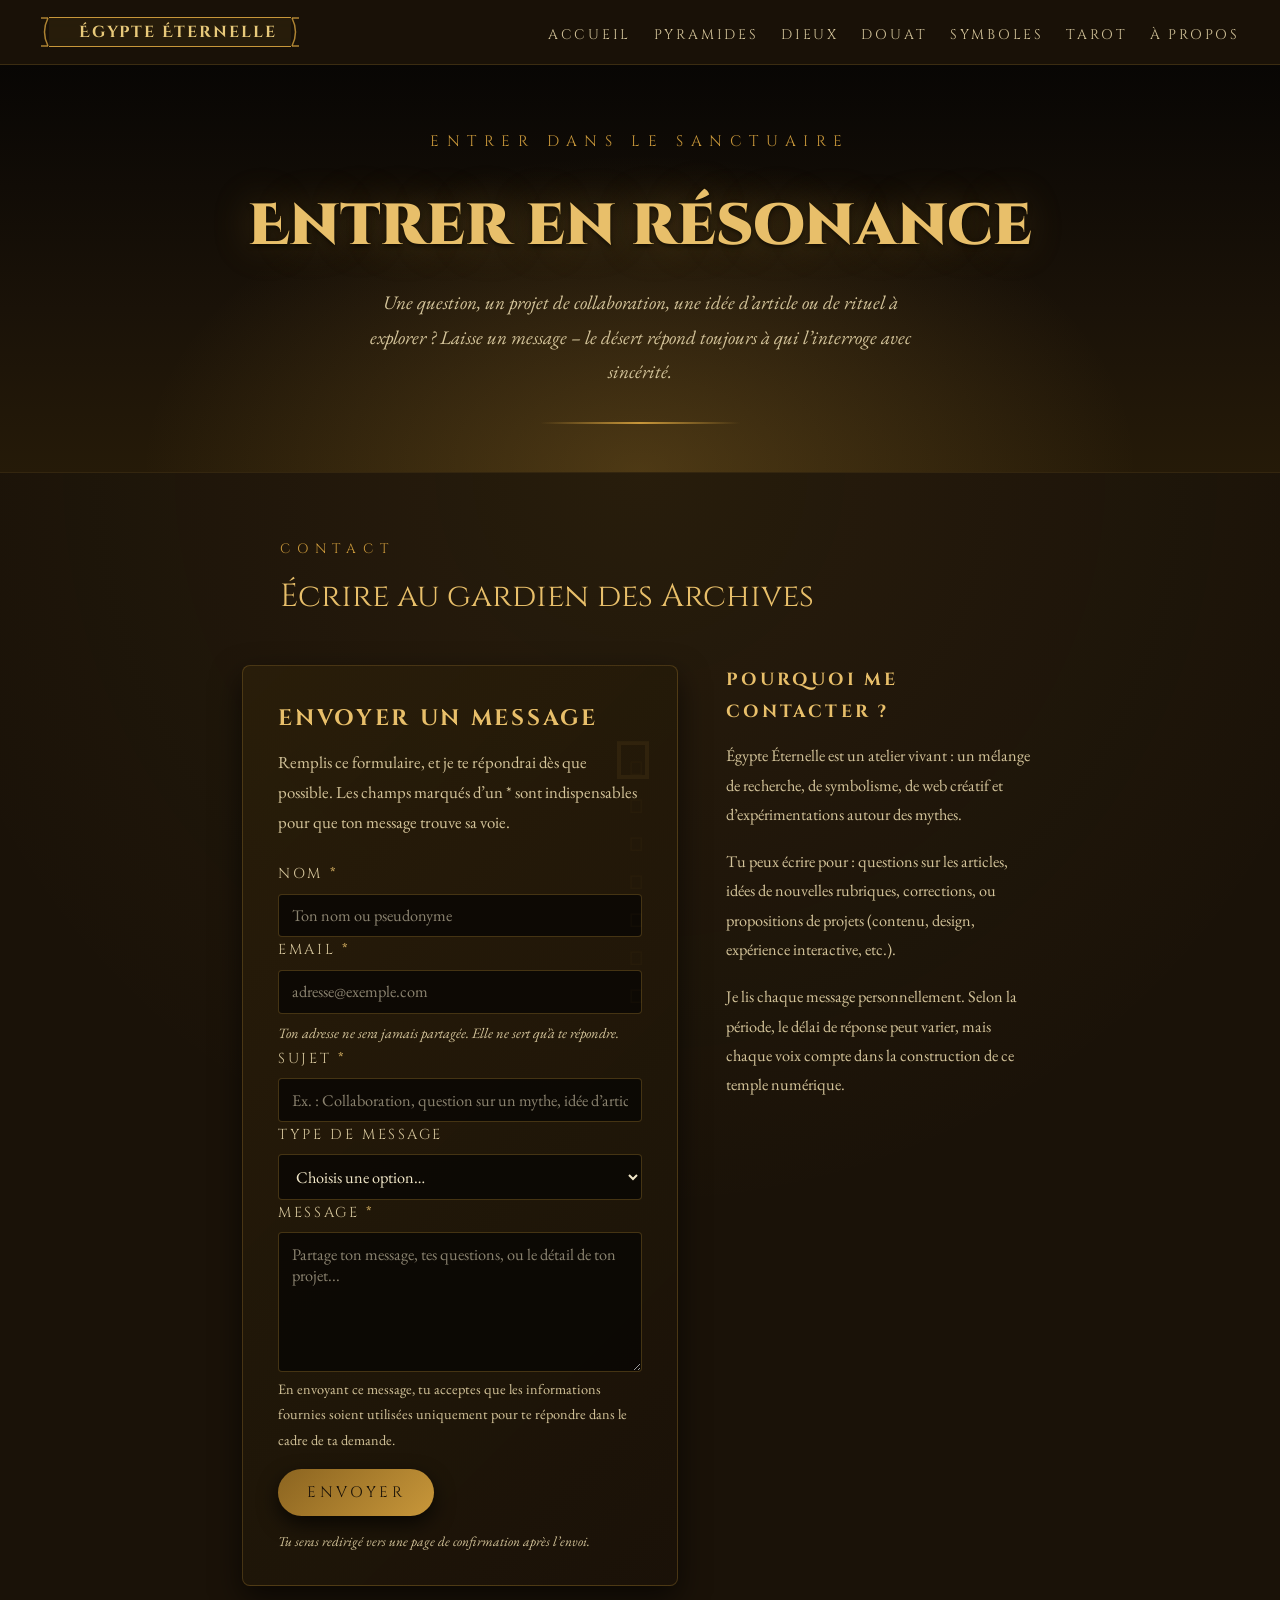
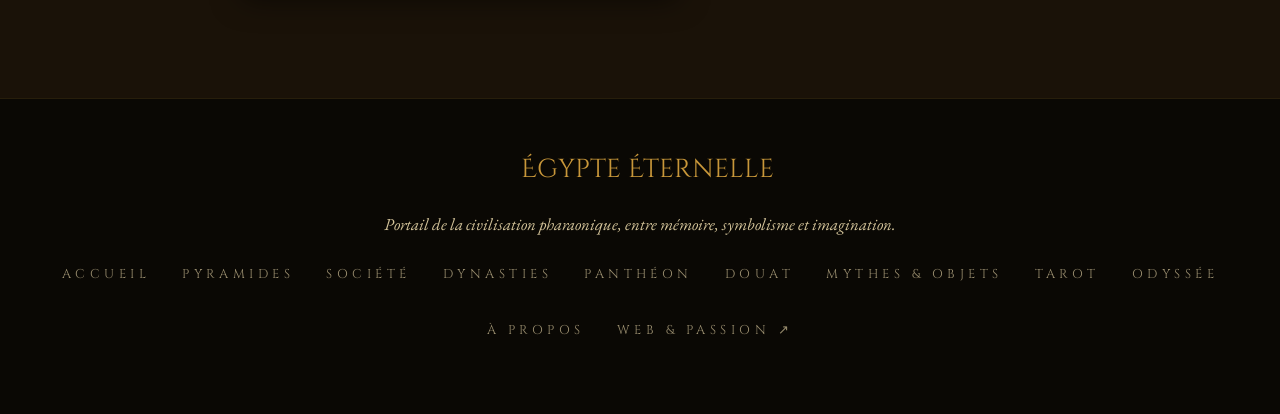
<file: egypte-a-contact.html>
<!DOCTYPE html>
<html lang="fr">
  <head>
    <meta charset="UTF-8">
    <title>Contact — Égypte Éternelle</title>
    <meta name="description" content="Contactez l'équipe d'Égypte Éternelle pour toute question, suggestion ou échange autour de l'Égypte ancienne.">
    <meta name="viewport" content="width=device-width, initial-scale=1.0" />
    <meta name="referrer" content="strict-origin-when-cross-origin" />
    <link rel="canonical" href="https://phil83470.github.io/egypte-eternelle/egypte-a-contact.html" />
    <meta property="og:type" content="website">
    <meta property="og:site_name" content="Égypte Éternelle">
    <meta property="og:title" content="Contact — Égypte Éternelle">
    <meta property="og:description" content="Contactez l'équipe d'Égypte Éternelle pour toute question, suggestion ou échange autour de l'Égypte ancienne.">
    <meta property="og:url" content="https://phil83470.github.io/egypte-eternelle/egypte-a-contact.html">
    <meta property="og:image" content="https://phil83470.github.io/egypte-eternelle/images/images/vue-pyramides.jpg">
    <meta name="twitter:card" content="summary_large_image">

    <!-- Fonts -->
    <link
      href="https://fonts.googleapis.com/css2?family=Cinzel+Decorative:wght@400;700;900&family=Cinzel:wght@400;600;700&family=EB+Garamond:ital,wght@0,400;0,500;1,400;1,500&display=swap"
      rel="stylesheet">

    <!-- Styles principaux (copiés de tes autres pages) -->
    <style>
      :root {
        --or: #c8973a;
        --or-clair: #e8bf6a;
        --or-profond: #8b6420;
        --sable: #f2e8c9;
        --sable-fonce: #d4c49a;
        --noir-nil: #1a1208;
        --papyrus-brun: #6b4f2a;
        --rouge-cornaline: #8b2e1a;
        --bleu-lapis: #1a3a5c;
        --bleu-clair: #4a7fa8;
        --turquoise: #2a8b7a;
        --blanc-ivoire: #fbf5e6;
      }

      * {
        margin: 0;
        padding: 0;
        box-sizing: border-box;
      }

      html {
        scroll-behavior: smooth;
      }

      body {
        background-color: var(--noir-nil);
        color: var(--sable);
        font-family: "EB Garamond", Georgia, serif;
        font-size: calc(18px + 0.2rem);
        line-height: 1.8;
        overflow-x: hidden;
        padding-top: 64px; /* espace pour la nav fixe */
      }

      /* NAVIGATION */
      nav.main-nav {
        position: fixed;
        left: 0;
        right: 0;
        width: 100%;
        top: 0;
        z-index: 100;
        background: rgba(26, 18, 8, 0.96);
        backdrop-filter: blur(14px);
        border-bottom: 1px solid rgba(200, 151, 58, 0.2);
        padding: 0 2rem;
      }

      .nav-inner {
        max-width: 1200px;
        margin: 0 auto;
        display: flex;
        align-items: center;
        justify-content: space-between;
        height: 64px;
      }

      .nav-logo {
        font-family: "Cinzel Decorative", serif;
        font-size: 1.2rem;
        color: var(--or);
        text-decoration: none;
        letter-spacing: 0.08em;
      }

      .nav-links {
        display: flex;
        gap: 1.4rem;
        list-style: none;
      }

      .nav-links a {
        font-family: "Cinzel", serif;
        font-size: 0.87rem;
        letter-spacing: 0.2em;
        text-transform: uppercase;
        color: var(--sable-fonce);
        text-decoration: none;
        transition: color 0.3s;
      }

      .nav-links a:hover {
        color: var(--or-clair);
      }

      /* MISE EN PAGE GÉNÉRALE */
      .container {
        max-width: 860px;
        margin: 0 auto;
        padding: 0 2rem;
      }

      .contact-hero {
        min-height: 40vh;
        display: flex;
        align-items: center;
        justify-content: center;
        text-align: center;
        background:
          radial-gradient(
            ellipse at 50% 100%,
            rgba(200, 151, 58, 0.25) 0%,
            transparent 55%
          ),
          linear-gradient(180deg, #080604 0%, #1a1208 60%, #251a08 100%);
        position: relative;
        overflow: hidden;
        padding: 4rem 2rem 3rem;
      }

      .contact-hero-inner {
        position: relative;
        z-index: 1;
      }

      .hero-eyebrow {
        font-family: "Cinzel", serif;
        font-size: 0.95rem;
        letter-spacing: 0.5em;
        text-transform: uppercase;
        color: var(--or);
        margin-bottom: 1.2rem;
      }

      .hero-title {
        font-family: "Cinzel Decorative", serif;
        font-size: clamp(2.4rem, 6vw, 3.6rem);
        font-weight: 900;
        color: var(--or-clair);
        text-shadow:
          0 0 40px rgba(200, 151, 58, 0.3),
          0 2px 4px rgba(0, 0, 0, 0.8);
        margin-bottom: 0.5rem;
      }

      .hero-subtitle {
        font-family: "EB Garamond", serif;
        font-style: italic;
        font-size: 1.2rem;
        color: var(--sable-fonce);
        max-width: 580px;
        margin: 0.5rem auto 0;
      }

      .hero-divider {
        width: 200px;
        height: 2px;
        background: linear-gradient(90deg, transparent, var(--or), transparent);
        margin: 2rem auto 0;
      }

      /* SECTION CONTACT */
      .contact-section {
        padding: 4rem 0 5rem;
        border-top: 1px solid rgba(200, 151, 58, 0.15);
        background: radial-gradient(
          circle at top,
          rgba(200, 151, 58, 0.08),
          transparent 55%
        );
      }

      .section-marker {
        display: flex;
        align-items: center;
        gap: 1.5rem;
        margin-bottom: 2.5rem;
      }

      .marker-number {
        font-family: "Cinzel Decorative", serif;
        font-size: 3.5rem;
        line-height: 1;
        color: rgba(200, 151, 58, 0.16);
        font-weight: 900;
        flex-shrink: 0;
      }

      .marker-text {
        flex: 1;
      }

      .marker-eyebrow {
        font-family: "Cinzel", serif;
        font-size: 0.85rem;
        letter-spacing: 0.5em;
        text-transform: uppercase;
        color: var(--or);
        margin-bottom: 0.4rem;
      }

      .marker-title {
        font-family: "Cinzel", serif;
        font-size: clamp(1.5rem, 3vw, 2rem);
        color: var(--or-clair);
      }

      .contact-grid {
        display: grid;
        grid-template-columns: minmax(0, 1.4fr) minmax(0, 1fr);
        gap: 3rem;
        align-items: flex-start;
      }

      /* FORMULAIRE */
      .contact-card {
        background: linear-gradient(
          135deg,
          rgba(42, 30, 10, 0.9),
          rgba(26, 18, 8, 0.96)
        );
        border: 1px solid rgba(200, 151, 58, 0.25);
        padding: 2rem 2.2rem;
        border-radius: 8px;
        box-shadow: 0 12px 30px rgba(0, 0, 0, 0.6);
        position: relative;
        overflow: hidden;
      }

      .contact-card::before {
        content: "𓂀";
        position: absolute;
        font-size: 5rem;
        color: rgba(200, 151, 58, 0.08);
        right: 1.5rem;
        top: 0.8rem;
        pointer-events: none;
      }

      .contact-card h2 {
        font-family: "Cinzel", serif;
        font-size: 1.4rem;
        color: var(--or-clair);
        letter-spacing: 0.12em;
        text-transform: uppercase;
        margin-bottom: 0.5rem;
      }

      .contact-card p {
        color: var(--sable-fonce);
        font-size: 1.05rem;
        margin-bottom: 1.5rem;
      }

      form.contact-form {
        display: flex;
        flex-direction: column;
        gap: 1.2rem;
      }

      .field-group {
        display: flex;
        flex-direction: column;
        gap: 0.4rem;
      }

      .field-label {
        font-family: "Cinzel", serif;
        font-size: 0.9rem;
        letter-spacing: 0.18em;
        text-transform: uppercase;
        color: var(--sable-fonce);
      }

      .field-label span {
        color: var(--or-clair);
      }

      .field-control {
        background: rgba(10, 8, 4, 0.85);
        border: 1px solid rgba(200, 151, 58, 0.3);
        border-radius: 4px;
        padding: 0.65rem 0.8rem;
        color: var(--sable);
        font-family: "EB Garamond", serif;
        font-size: 1.02rem;
        outline: none;
        transition:
          border-color 0.2s,
          box-shadow 0.2s,
          background-color 0.2s;
      }

      .field-control::placeholder {
        color: rgba(242, 232, 201, 0.55);
      }

      .field-control:focus {
        border-color: var(--or-clair);
        box-shadow: 0 0 0 1px rgba(200, 151, 58, 0.6);
        background: rgba(10, 8, 4, 0.95);
      }

      textarea.field-control {
        min-height: 140px;
        resize: vertical;
      }

      select.field-control {
        cursor: pointer;
      }

      .helper-text {
        font-size: 0.9rem;
        color: var(--sable-fonce);
        font-style: italic;
      }

      .consent {
        font-size: 0.9rem;
        color: var(--sable-fonce);
        margin-top: 0.2rem;
      }

      .consent a {
        color: var(--or-clair);
        text-decoration: underline dotted;
      }

      .submit-row {
        margin-top: 1rem;
        display: flex;
        flex-wrap: wrap;
        align-items: center;
        gap: 0.8rem;
      }

      .btn-submit {
        border: none;
        cursor: pointer;
        background: linear-gradient(135deg, var(--or-profond), var(--or));
        color: var(--noir-nil);
        font-family: "Cinzel", serif;
        font-size: 0.95rem;
        letter-spacing: 0.24em;
        text-transform: uppercase;
        padding: 0.8rem 1.8rem;
        border-radius: 999px;
        box-shadow: 0 8px 20px rgba(0, 0, 0, 0.7);
        transition:
          transform 0.15s ease-out,
          box-shadow 0.15s ease-out,
          filter 0.15s ease-out;
      }

      .btn-submit:hover {
        filter: brightness(1.06);
        transform: translateY(-1px);
        box-shadow: 0 10px 24px rgba(0, 0, 0, 0.8);
      }

      .btn-submit:active {
        transform: translateY(0);
        box-shadow: 0 5px 14px rgba(0, 0, 0, 0.7);
      }

      .submit-note {
        font-size: 0.85rem;
        color: var(--sable-fonce);
        font-style: italic;
      }

      /* COLONNE TEXTE */
      .contact-aside {
        font-size: 1.02rem;
        color: var(--sable-fonce);
      }

      .contact-aside h3 {
        font-family: "Cinzel", serif;
        font-size: 1.1rem;
        letter-spacing: 0.18em;
        text-transform: uppercase;
        color: var(--or-clair);
        margin-bottom: 0.8rem;
      }

      .contact-aside p {
        margin-bottom: 1.1rem;
      }

      .glyph-column {
        font-size: 1.8rem;
        line-height: 1.8;
        color: rgba(200, 151, 58, 0.4);
        writing-mode: vertical-rl;
        text-orientation: mixed;
        position: absolute;
        right: 1rem;
        top: 5rem;
        opacity: 0.08;
        pointer-events: none;
      }

      /* PIED DE PAGE */
      footer {
        background: #0a0804;
        border-top: 1px solid rgba(200, 151, 58, 0.15);
        padding: 3rem 2rem;
        text-align: center;
        margin-top: 2rem;
      }

      .footer-logo {
        font-family: "Cinzel Decorative", serif;
        font-size: 1.6rem;
        color: var(--or);
        margin-bottom: 1rem;
      }

      .footer-tagline {
        font-family: "EB Garamond", serif;
        font-style: italic;
        color: var(--sable-fonce);
        font-size: 1.05rem;
      }

      .footer-nav {
        display: flex;
        justify-content: center;
        gap: 2rem;
        margin: 1.5rem 0;
        flex-wrap: wrap;
      }

      .footer-nav a {
        font-family: "Cinzel", serif;
        font-size: 0.8rem;
        letter-spacing: 0.35em;
        text-transform: uppercase;
        color: var(--sable-fonce);
        text-decoration: none;
        opacity: 0.7;
        transition: opacity 0.2s;
      }

      .footer-nav a:hover {
        opacity: 1;
      }

      @media (max-width: 860px) {
        .contact-grid {
          grid-template-columns: 1fr;
        }
        .glyph-column {
          display: none;
        }
      }

      @media (max-width: 700px) {
        .nav-links {
          display: none;
        }
        .container {
          padding: 0 1.4rem;
        }
        .contact-card {
          padding: 1.6rem 1.4rem;
        }
        .contact-section {
          padding-top: 3rem;
        }
      }
    </style>
    <link rel="stylesheet" href="responsive-site.css">
</head>
  <body>
    <!-- NAV -->
    <nav class="main-nav">
      <div class="nav-inner">
        <a href="index.html#accueil" class="sh-brand nav-logo" title="Retour à l'accueil - Égypte Éternelle" aria-label="Retour à l'accueil Égypte Éternelle">
          <div class="sh-cartouche">
            <svg class="cap" viewBox="0 0 9 30" fill="none" xmlns="http://www.w3.org/2000/svg" aria-hidden="true">
              <path d="M8 1 Q1 15 8 29" stroke="rgba(200,151,58,0.85)" stroke-width="1.5" fill="none"/>
              <line x1="1" y1="1" x2="8" y2="1" stroke="rgba(200,151,58,0.85)" stroke-width="1.5"/>
              <line x1="1" y1="29" x2="8" y2="29" stroke="rgba(200,151,58,0.85)" stroke-width="1.5"/>
            </svg>
            <div class="sh-cartouche-body">
              <span class="sh-logo-glyph">𓂀</span>
              <span class="sh-logo-text">Égypte Éternelle</span>
            </div>
            <svg class="cap" viewBox="0 0 9 30" fill="none" xmlns="http://www.w3.org/2000/svg" aria-hidden="true">
              <path d="M1 1 Q8 15 1 29" stroke="rgba(200,151,58,0.85)" stroke-width="1.5" fill="none"/>
              <line x1="8" y1="1" x2="1" y2="1" stroke="rgba(200,151,58,0.85)" stroke-width="1.5"/>
              <line x1="8" y1="29" x2="1" y2="29" stroke="rgba(200,151,58,0.85)" stroke-width="1.5"/>
            </svg>
          </div>
        </a>
        <ul class="nav-links">
          <li><a href="index.html#accueil">Accueil</a></li>
          <li><a href="egypte-pyramides.html">Pyramides</a></li>
          <li><a href="egypte-pantheon.html">Dieux</a></li>
          <li><a href="egypte-magie-rituels.html">Douat</a></li>
          <li><a href="egypte-mythes-objets.html">Symboles</a></li>
          <li><a href="tarot.html">Tarot</a></li>
          <li><a href="egypte-a-propos.html">À propos</a></li>
        </ul>
      </div>
    </nav>

    <!-- HERO -->
    <section class="contact-hero" id="contact">
      <div class="contact-hero-inner">
        <div class="hero-eyebrow">Entrer dans le sanctuaire</div>
        <h1 class="hero-title">Entrer en résonance</h1>
        <p class="hero-subtitle">
          Une question, un projet de collaboration, une idée d’article ou de
          rituel à explorer&nbsp;? Laisse un message – le désert répond toujours
          à qui l’interroge avec sincérité.
        </p>
        <div class="hero-divider"></div>
      </div>
    </section>

    <!-- SECTION CONTACT -->
    <section class="contact-section">
      <div class="container">
        <div class="section-marker">
          <div class="marker-number">𓊵</div>
          <div class="marker-text">
            <div class="marker-eyebrow">Contact</div>
            <div class="marker-title">Écrire au gardien des Archives</div>
          </div>
        </div>

        <div class="contact-grid">
          <!-- FORMULAIRE -->
          <form
            class="contact-form"
            method="POST"
            action="https://formspree.io/f/xpqynoky"
          >
            <input
              type="hidden"
              name="_subject"
              value="Nouveau message - Égypte Éternelle"
            />
            <input type="hidden" name="_language" value="fr" />
            <input
              type="hidden"
              name="_redirect"
              value="https://phil83470.github.io/egypte-eternelle/merci.html"
            />
            <input
              type="text"
              name="_gotcha"
              style="display:none"
              tabindex="-1"
              autocomplete="off"
              aria-hidden="true"
            />

            <div class="contact-card">
              <span class="glyph-column">𓂀𓆣𓁹𓊹𓇳𓏏𓆑</span>
              <h2>Envoyer un message</h2>
              <p>
                Remplis ce formulaire, et je te répondrai dès que possible. Les
                champs marqués d’un <span> *</span> sont indispensables pour que
                ton message trouve sa voie.
              </p>

              <!-- Nom -->
              <div class="field-group">
                <label for="name" class="field-label">Nom <span>*</span></label>
                <input
                  id="name"
                  name="nom"
                  type="text"
                  class="field-control"
                  required
                  maxlength="100"
                  autocomplete="name"
                  placeholder="Ton nom ou pseudonyme"
                />
              </div>

              <!-- Email -->
              <div class="field-group">
                <label for="email" class="field-label"
                  >Email <span>*</span></label
                >
                <input
                  id="email"
                  name="_replyto"
                  type="email"
                  class="field-control"
                  required
                  maxlength="150"
                  autocomplete="email"
                  placeholder="adresse@exemple.com"
                />
                <div class="helper-text">
                  Ton adresse ne sera jamais partagée. Elle ne sert qu’à te
                  répondre.
                </div>
              </div>

              <!-- Sujet -->
              <div class="field-group">
                <label for="subject" class="field-label"
                  >Sujet <span>*</span></label
                >
                <input
                  id="subject"
                  name="sujet"
                  type="text"
                  class="field-control"
                  required
                  maxlength="150"
                  placeholder="Ex. : Collaboration, question sur un mythe, idée d’article..."
                />
              </div>

              <!-- Type de demande -->
              <div class="field-group">
                <label for="type" class="field-label">Type de message</label>
                <select id="type" name="type" class="field-control">
                  <option value="">Choisis une option…</option>
                  <option value="question">
                    Question sur un mythe ou un symbole
                  </option>
                  <option value="collaboration">
                    Proposition de collaboration
                  </option>
                  <option value="projet-web">Projet web ou créatif</option>
                  <option value="retour">
                    Retour sur le site Égypte Éternelle
                  </option>
                  <option value="autre">Autre</option>
                </select>
              </div>

              <!-- Message -->
              <div class="field-group">
                <label for="message" class="field-label"
                  >Message <span>*</span></label
                >
                <textarea
                  id="message"
                  name="message"
                  class="field-control"
                  required
                  maxlength="3000"
                  placeholder="Partage ton message, tes questions, ou le détail de ton projet..."
                ></textarea>
              </div>

              <!-- Consentement / RGPD light -->
              <div class="consent">
                En envoyant ce message, tu acceptes que les informations
                fournies soient utilisées uniquement pour te répondre dans le
                cadre de ta demande.
              </div>

              <!-- Bouton -->
              <div class="submit-row">
                <button type="submit" class="btn-submit">Envoyer</button>
                <div class="submit-note">
                  Tu seras redirigé vers une page de confirmation après l’envoi.
                </div>
              </div>
            </div>
          </form>

          <!-- TEXTE D’ACCOMPAGNEMENT -->
          <aside class="contact-aside">
            <h3>Pourquoi me contacter&nbsp;?</h3>
            <p>
              Égypte Éternelle est un atelier vivant&nbsp;: un mélange de
              recherche, de symbolisme, de web créatif et d’expérimentations
              autour des mythes.
            </p>
            <p>
              Tu peux écrire pour&nbsp;: questions sur les articles, idées de
              nouvelles rubriques, corrections, ou propositions de projets
              (contenu, design, expérience interactive, etc.).
            </p>
            <p>
              Je lis chaque message personnellement. Selon la période, le délai
              de réponse peut varier, mais chaque voix compte dans la
              construction de ce temple numérique.
            </p>
          </aside>
        </div>
      </div>
    </section>

    <!-- PIED DE PAGE -->
    <footer>
      <div class="footer-logo">𓂀 Égypte Éternelle</div>
      <div class="footer-tagline">
        Portail de la civilisation pharaonique, entre mémoire, symbolisme et
        imagination.
      </div>
      <nav class="footer-nav">
        <a href="index.html#accueil">Accueil</a>
        <a href="egypte-pyramides.html">Pyramides</a>
        <a href="egypte-societe.html">Société</a>
        <a href="egypte-dynasties.html">Dynasties</a>
        <a href="egypte-pantheon.html">Panthéon</a>
        <a href="egypte-magie-rituels.html">Douat</a>
        <a href="egypte-mythes-objets.html">Mythes &amp; objets</a>
        <a href="tarot.html">Tarot</a>
        <a href="odyssee_des_guides_fusion.html">Odyssée</a>
        <a href="egypte-a-propos.html">À propos</a>
        <a href="https://webetpassion.fr" target="_blank" rel="noopener noreferrer">Web &amp; Passion ↗</a>
      </nav>
    </footer>
  <script src="mobile-site-nav.js" defer></script>
  </body>
</html>
</file>
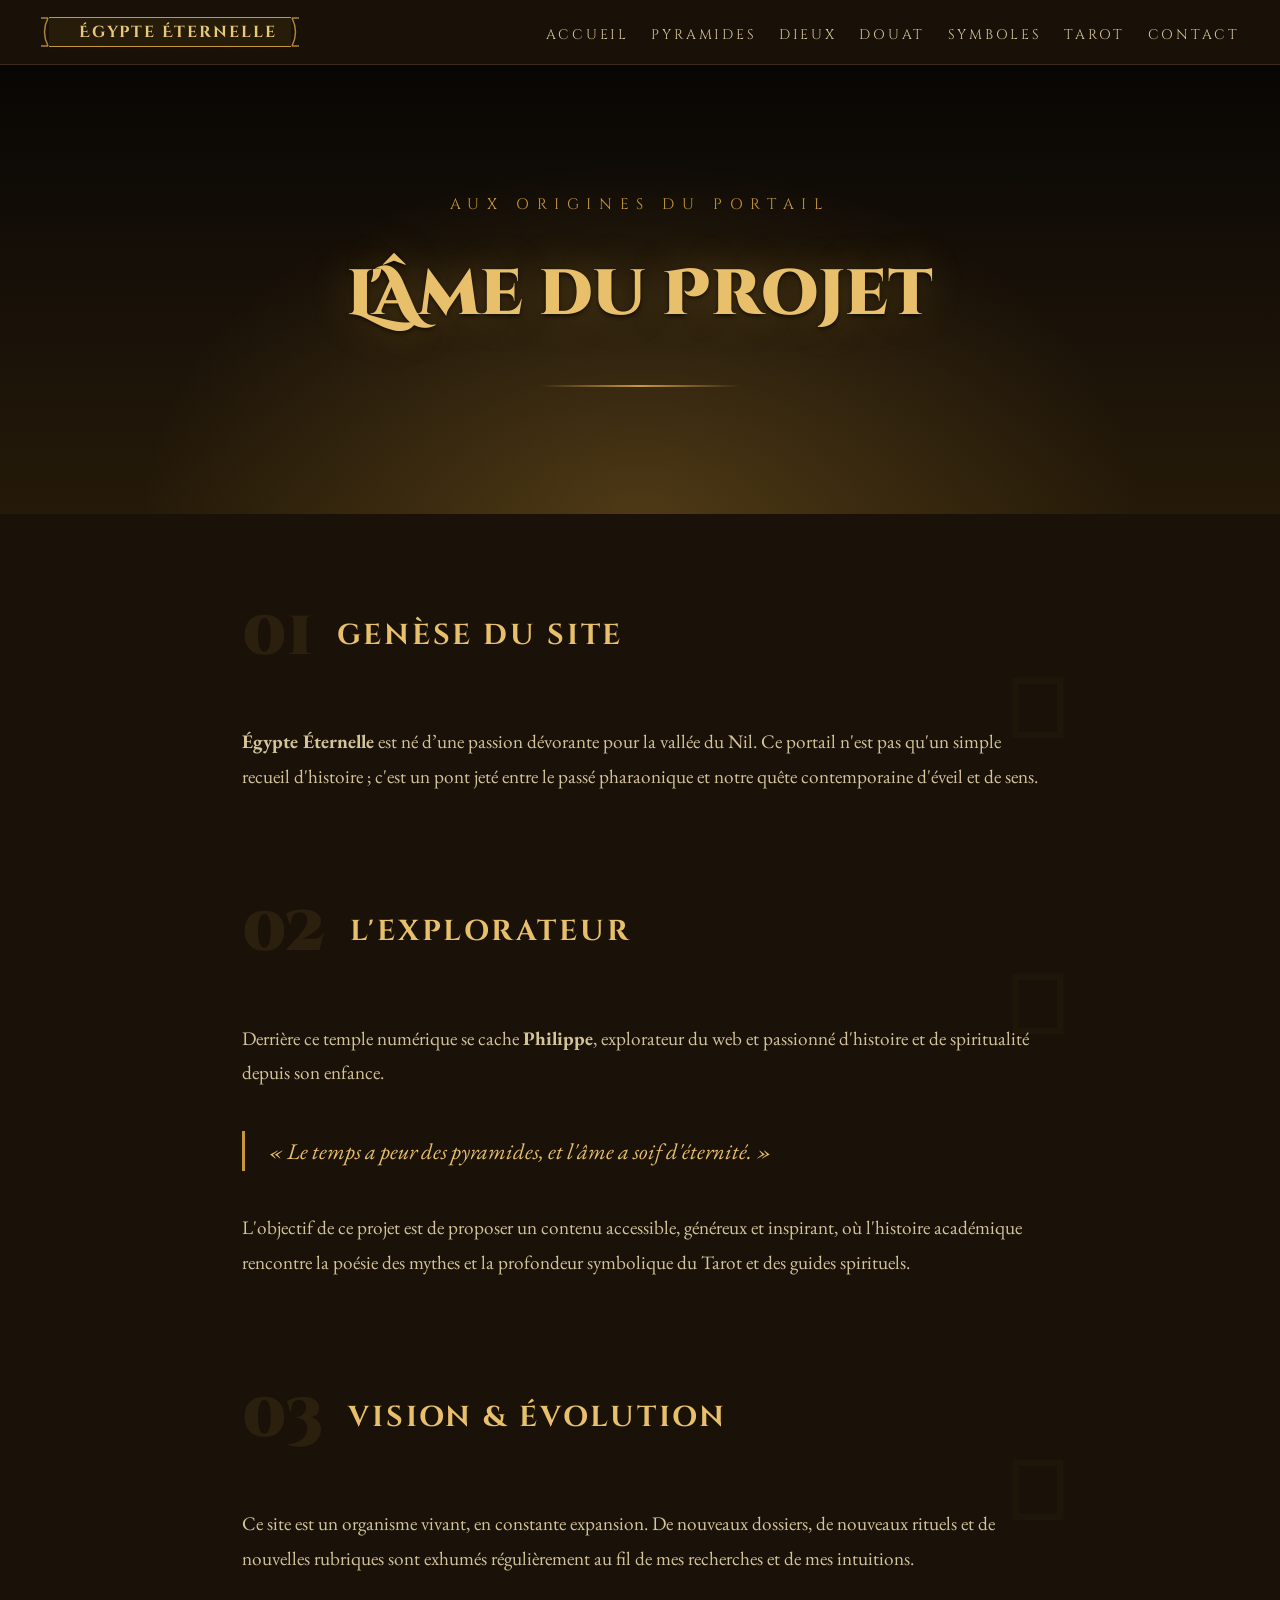
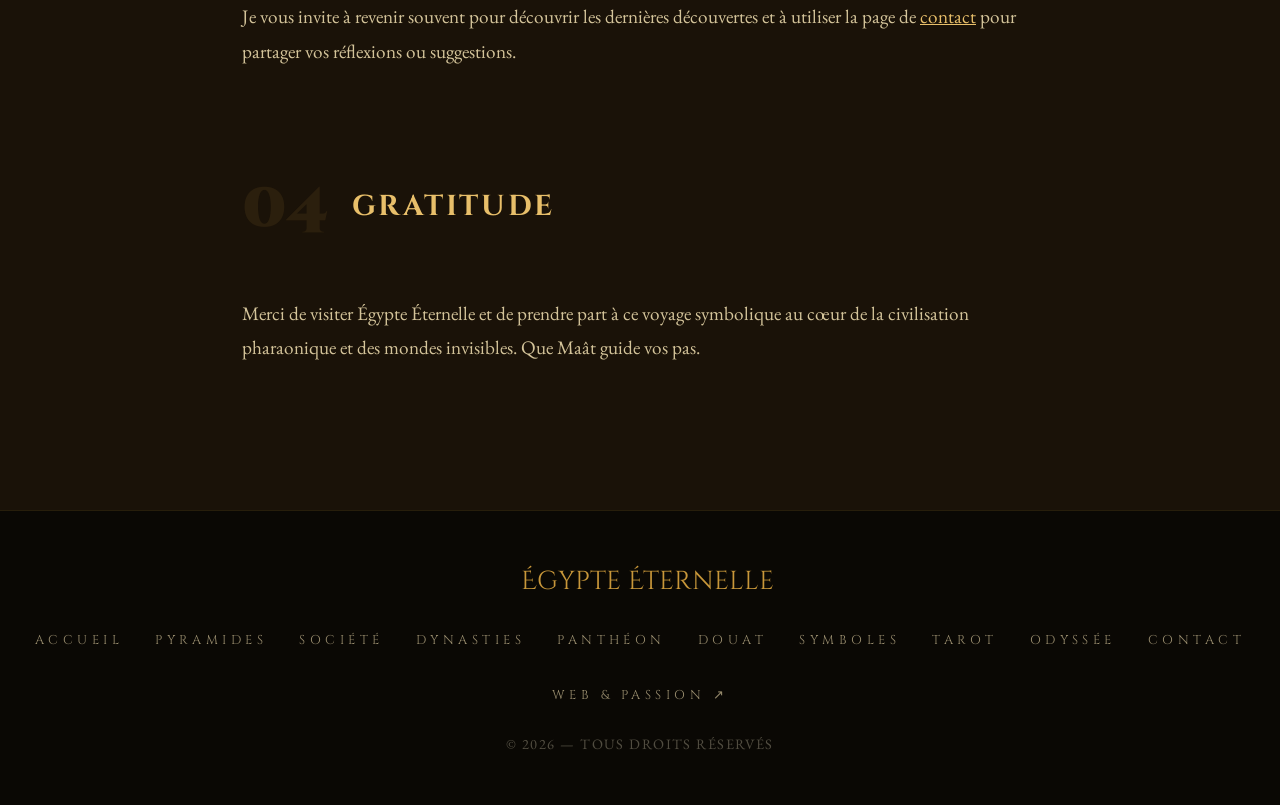
<file: egypte-a-propos.html>
<!doctype html>
<html lang="fr">
  <head>
    <meta charset="UTF-8" />
    <title>À Propos — Égypte Éternelle</title>
    <meta name="description" content="Découvrez l'histoire de notre site Égypte Éternelle et notre passion pour la civilisation pharaonique et l'égyptologie.">
    <meta name="viewport" content="width=device-width, initial-scale=1.0" />
    <meta name="referrer" content="strict-origin-when-cross-origin" />
    <link rel="canonical" href="https://phil83470.github.io/egypte-eternelle/egypte-a-propos.html" />
    <meta property="og:type" content="website">
    <meta property="og:site_name" content="Égypte Éternelle">
    <meta property="og:title" content="À Propos — Égypte Éternelle">
    <meta property="og:description" content="Découvrez l'histoire de notre site Égypte Éternelle et notre passion pour la civilisation pharaonique et l'égyptologie.">
    <meta property="og:url" content="https://phil83470.github.io/egypte-eternelle/egypte-a-propos.html">
    <meta property="og:image" content="https://phil83470.github.io/egypte-eternelle/images/images/vue-pyramides.jpg">
    <meta name="twitter:card" content="summary_large_image">

    <!-- Fonts -->
    <link
      href="https://fonts.googleapis.com/css2?family=Cinzel+Decorative:wght@400;700;900&family=Cinzel:wght@400;600;700&family=EB+Garamond:ital,wght@0,400;0,500;1,400;1,500&display=swap"
      rel="stylesheet"
    />

    <style>
      :root {
        --or: #c8973a;
        --or-clair: #e8bf6a;
        --or-profond: #8b6420;
        --sable: #f2e8c9;
        --sable-fonce: #d4c49a;
        --noir-nil: #1a1208;
        --papyrus-brun: #6b4f2a;
        --bleu-lapis: #1a3a5c;
        --bleu-clair: #4a7fa8;
      }

      * {
        margin: 0;
        padding: 0;
        box-sizing: border-box;
      }
      html {
        scroll-behavior: smooth;
      }
      body {
        background-color: var(--noir-nil);
        color: var(--sable);
        font-family: "EB Garamond", Georgia, serif;
        font-size: calc(18px + 0.2rem);
        line-height: 1.8;
        overflow-x: hidden;
        padding-top: 64px;
      }

      /* NAVIGATION */
      nav.main-nav {
        position: fixed;
        left: 0;
        right: 0;
        width: 100%;
        top: 0;
        z-index: 100;
        background: rgba(26, 18, 8, 0.96);
        backdrop-filter: blur(14px);
        border-bottom: 1px solid rgba(200, 151, 58, 0.2);
        padding: 0 2rem;
      }
      .nav-inner {
        max-width: 1200px;
        margin: 0 auto;
        display: flex;
        align-items: center;
        justify-content: space-between;
        height: 64px;
      }
      .nav-logo {
        font-family: "Cinzel Decorative", serif;
        font-size: 1.2rem;
        color: var(--or);
        text-decoration: none;
        letter-spacing: 0.08em;
      }
      .nav-links {
        display: flex;
        gap: 1.4rem;
        list-style: none;
      }
      .nav-links a {
        font-family: "Cinzel", serif;
        font-size: 0.87rem;
        letter-spacing: 0.2em;
        text-transform: uppercase;
        color: var(--sable-fonce);
        text-decoration: none;
        transition: color 0.3s;
      }
      .nav-links a:hover {
        color: var(--or-clair);
      }

      /* HERO */
      .hero {
        min-height: 50vh;
        display: flex;
        align-items: center;
        justify-content: center;
        text-align: center;
        background:
          radial-gradient(
            ellipse at 50% 100%,
            rgba(200, 151, 58, 0.25) 0%,
            transparent 55%
          ),
          linear-gradient(180deg, #080604 0%, #1a1208 60%, #251a08 100%);
        position: relative;
        overflow: hidden;
        padding: 4rem 2rem;
      }
      .hero-eyebrow {
        font-family: "Cinzel", serif;
        font-size: 0.95rem;
        letter-spacing: 0.5em;
        text-transform: uppercase;
        color: var(--or);
        margin-bottom: 1.2rem;
      }
      .hero-title {
        font-family: "Cinzel Decorative", serif;
        font-size: clamp(2.4rem, 6vw, 4rem);
        font-weight: 900;
        color: var(--or-clair);
        text-shadow:
          0 0 40px rgba(200, 151, 58, 0.3),
          0 2px 4px rgba(0, 0, 0, 0.8);
      }
      .hero-divider {
        width: 200px;
        height: 2px;
        background: linear-gradient(90deg, transparent, var(--or), transparent);
        margin: 2rem auto 0;
      }

      /* CONTAINER */
      .container {
        max-width: 860px;
        margin: 0 auto;
        padding: 4rem 2rem;
      }

      /* SECTIONS */
      .propos-section {
        margin-bottom: 5rem;
        position: relative;
      }
      .section-marker {
        display: flex;
        align-items: center;
        gap: 1.5rem;
        margin-bottom: 2rem;
      }
      .marker-number {
        font-family: "Cinzel Decorative", serif;
        font-size: 4rem;
        color: rgba(200, 151, 58, 0.1);
        font-weight: 900;
      }
      .marker-title {
        font-family: "Cinzel", serif;
        font-size: 1.8rem;
        color: var(--or-clair);
        text-transform: uppercase;
        letter-spacing: 0.1em;
      }

      .propos-content p {
        margin-bottom: 1.5rem;
        color: var(--sable-fonce);
        font-size: 1.2rem;
      }
      .propos-highlight {
        border-left: 3px solid var(--or);
        padding-left: 1.5rem;
        font-style: italic;
        color: var(--or-clair);
        margin: 2.5rem 0;
        font-size: 1.4rem;
      }

      .glyph-deco {
        position: absolute;
        right: -2rem;
        top: 0;
        font-size: 8rem;
        color: rgba(200, 151, 58, 0.03);
        user-select: none;
        pointer-events: none;
      }

      /* FOOTER */
      footer {
        background: #0a0804;
        border-top: 1px solid rgba(200, 151, 58, 0.15);
        padding: 3rem 2rem;
        text-align: center;
      }
      .footer-logo {
        font-family: "Cinzel Decorative", serif;
        font-size: 1.6rem;
        color: var(--or);
        margin-bottom: 1rem;
      }
      .footer-nav {
        display: flex;
        justify-content: center;
        gap: 2rem;
        margin: 1.5rem 0;
        flex-wrap: wrap;
      }
      .footer-nav a {
        font-family: "Cinzel", serif;
        font-size: 0.8rem;
        letter-spacing: 0.35em;
        text-transform: uppercase;
        color: var(--sable-fonce);
        text-decoration: none;
        opacity: 0.7;
      }

      @media (max-width: 700px) {
        .nav-links {
          display: none;
        }
      }
    </style>
    <link rel="stylesheet" href="responsive-site.css">
</head>
  <body>
    <!-- NAV -->
    <nav class="main-nav">
      <div class="nav-inner">
        <a href="index.html#accueil" class="sh-brand nav-logo" title="Retour à l'accueil - Égypte Éternelle" aria-label="Retour à l'accueil Égypte Éternelle">
          <div class="sh-cartouche">
            <svg class="cap" viewBox="0 0 9 30" fill="none" xmlns="http://www.w3.org/2000/svg" aria-hidden="true">
              <path d="M8 1 Q1 15 8 29" stroke="rgba(200,151,58,0.85)" stroke-width="1.5" fill="none"/>
              <line x1="1" y1="1" x2="8" y2="1" stroke="rgba(200,151,58,0.85)" stroke-width="1.5"/>
              <line x1="1" y1="29" x2="8" y2="29" stroke="rgba(200,151,58,0.85)" stroke-width="1.5"/>
            </svg>
            <div class="sh-cartouche-body">
              <span class="sh-logo-glyph">𓂀</span>
              <span class="sh-logo-text">Égypte Éternelle</span>
            </div>
            <svg class="cap" viewBox="0 0 9 30" fill="none" xmlns="http://www.w3.org/2000/svg" aria-hidden="true">
              <path d="M1 1 Q8 15 1 29" stroke="rgba(200,151,58,0.85)" stroke-width="1.5" fill="none"/>
              <line x1="8" y1="1" x2="1" y2="1" stroke="rgba(200,151,58,0.85)" stroke-width="1.5"/>
              <line x1="8" y1="29" x2="1" y2="29" stroke="rgba(200,151,58,0.85)" stroke-width="1.5"/>
            </svg>
          </div>
        </a>
        <ul class="nav-links">
          <li><a href="index.html">Accueil</a></li>
          <li><a href="egypte-pyramides.html">Pyramides</a></li>
          <li><a href="egypte-pantheon.html">Dieux</a></li>
          <li><a href="egypte-magie-rituels.html">Douat</a></li>
          <li><a href="egypte-mythes-objets.html">Symboles</a></li>
          <li><a href="tarot.html">Tarot</a></li>
          <li><a href="egypte-a-contact.html">Contact</a></li>
        </ul>
      </div>
    </nav>

    <!-- HERO -->
    <section class="hero">
      <div class="hero-content">
        <div class="hero-eyebrow">Aux origines du portail</div>
        <h1 class="hero-title">L'Âme du Projet</h1>
        <div class="hero-divider"></div>
      </div>
    </section>

    <main class="container">
      <!-- SECTION 1 : HISTOIRE -->
      <section class="propos-section" id="histoire">
        <span class="glyph-deco">𓂀</span>
        <div class="section-marker">
          <span class="marker-number">01</span>
          <h2 class="marker-title">Genèse du site</h2>
        </div>
        <div class="propos-content">
          <p>
            <strong>Égypte Éternelle</strong> est né d’une passion dévorante
            pour la vallée du Nil. Ce portail n'est pas qu'un simple recueil
            d'histoire ; c'est un pont jeté entre le passé pharaonique et notre
            quête contemporaine d'éveil et de sens.
          </p>
          <p></p>
        </div>
      </section>

      <!-- SECTION 2 : LE CRÉATEUR -->
      <section class="propos-section" id="createur">
        <span class="glyph-deco">𓇳</span>
        <div class="section-marker">
          <span class="marker-number">02</span>
          <h2 class="marker-title">L'explorateur</h2>
        </div>
        <div class="propos-content">
          <p>
            Derrière ce temple numérique se cache <strong>Philippe</strong>,
            explorateur du web et passionné d'histoire et de spiritualité depuis
            son enfance.
          </p>
          <div class="propos-highlight">
            « Le temps a peur des pyramides, et l'âme a soif d'éternité. »
          </div>
          <p>
            L'objectif de ce projet est de proposer un contenu accessible,
            généreux et inspirant, où l'histoire académique rencontre la poésie
            des mythes et la profondeur symbolique du Tarot et des guides
            spirituels.
          </p>
        </div>
      </section>

      <!-- SECTION 3 : VISION -->
      <section class="propos-section" id="vision">
        <span class="glyph-deco">𓋹</span>
        <div class="section-marker">
          <span class="marker-number">03</span>
          <h2 class="marker-title">Vision & Évolution</h2>
        </div>
        <div class="propos-content">
          <p>
            Ce site est un organisme vivant, en constante expansion. De nouveaux
            dossiers, de nouveaux rituels et de nouvelles rubriques sont exhumés
            régulièrement au fil de mes recherches et de mes intuitions.
          </p>
          <p>
            Je vous invite à revenir souvent pour découvrir les dernières
            découvertes et à utiliser la page de
            <a href="egypte-a-contact.html" style="color: var(--or-clair)"
              >contact</a
            >
            pour partager vos réflexions ou suggestions.
          </p>
        </div>
      </section>

      <!-- SECTION 4 : REMERCIEMENTS -->
      <section class="propos-section" id="remerciements">
        <div class="section-marker">
          <span class="marker-number">04</span>
          <h2 class="marker-title">Gratitude</h2>
        </div>
        <div class="propos-content">
          <p>
            Merci de visiter Égypte Éternelle et de prendre part à ce voyage
            symbolique au cœur de la civilisation pharaonique et des mondes
            invisibles. Que Maât guide vos pas.
          </p>
        </div>
      </section>
    </main>

    <!-- FOOTER -->
    <footer>
      <div class="footer-logo">𓂀 Égypte Éternelle</div>
      <nav class="footer-nav">
        <a href="index.html">Accueil</a>
        <a href="egypte-pyramides.html">Pyramides</a>
        <a href="egypte-societe.html">Société</a>
        <a href="egypte-dynasties.html">Dynasties</a>
        <a href="egypte-pantheon.html">Panthéon</a>
        <a href="egypte-magie-rituels.html">Douat</a>
        <a href="egypte-mythes-objets.html">Symboles</a>
        <a href="tarot.html">Tarot</a>
        <a href="odyssee_des_guides_fusion.html">Odyssée</a>
        <a href="egypte-a-contact.html">Contact</a>
        <a href="https://webetpassion.fr" target="_blank" rel="noopener noreferrer">Web &amp; Passion ↗</a>
      </nav>
      <p style="font-size: 0.9rem; opacity: 0.3; letter-spacing: 0.1em">
        © 2026 — TOUS DROITS RÉSERVÉS
      </p>
    </footer>
  <script src="mobile-site-nav.js" defer></script>
  </body>
</html>
</file>
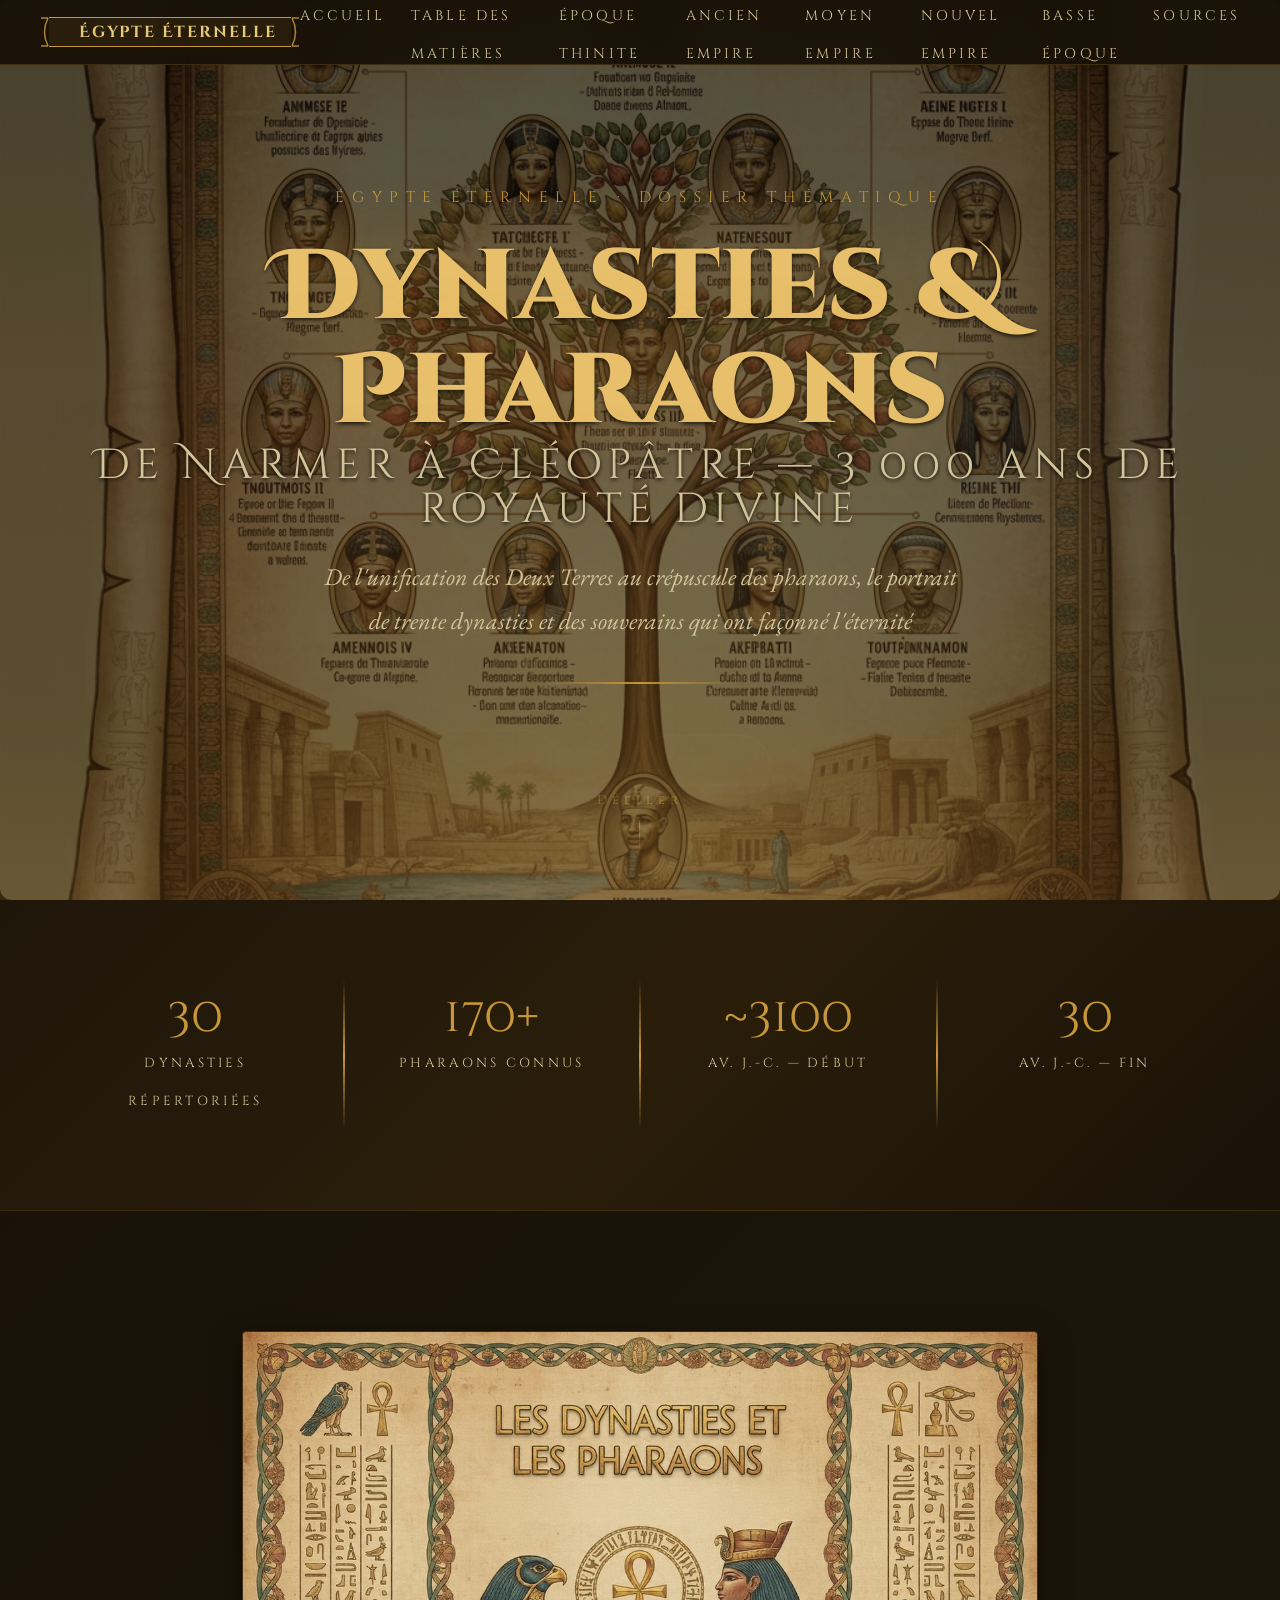
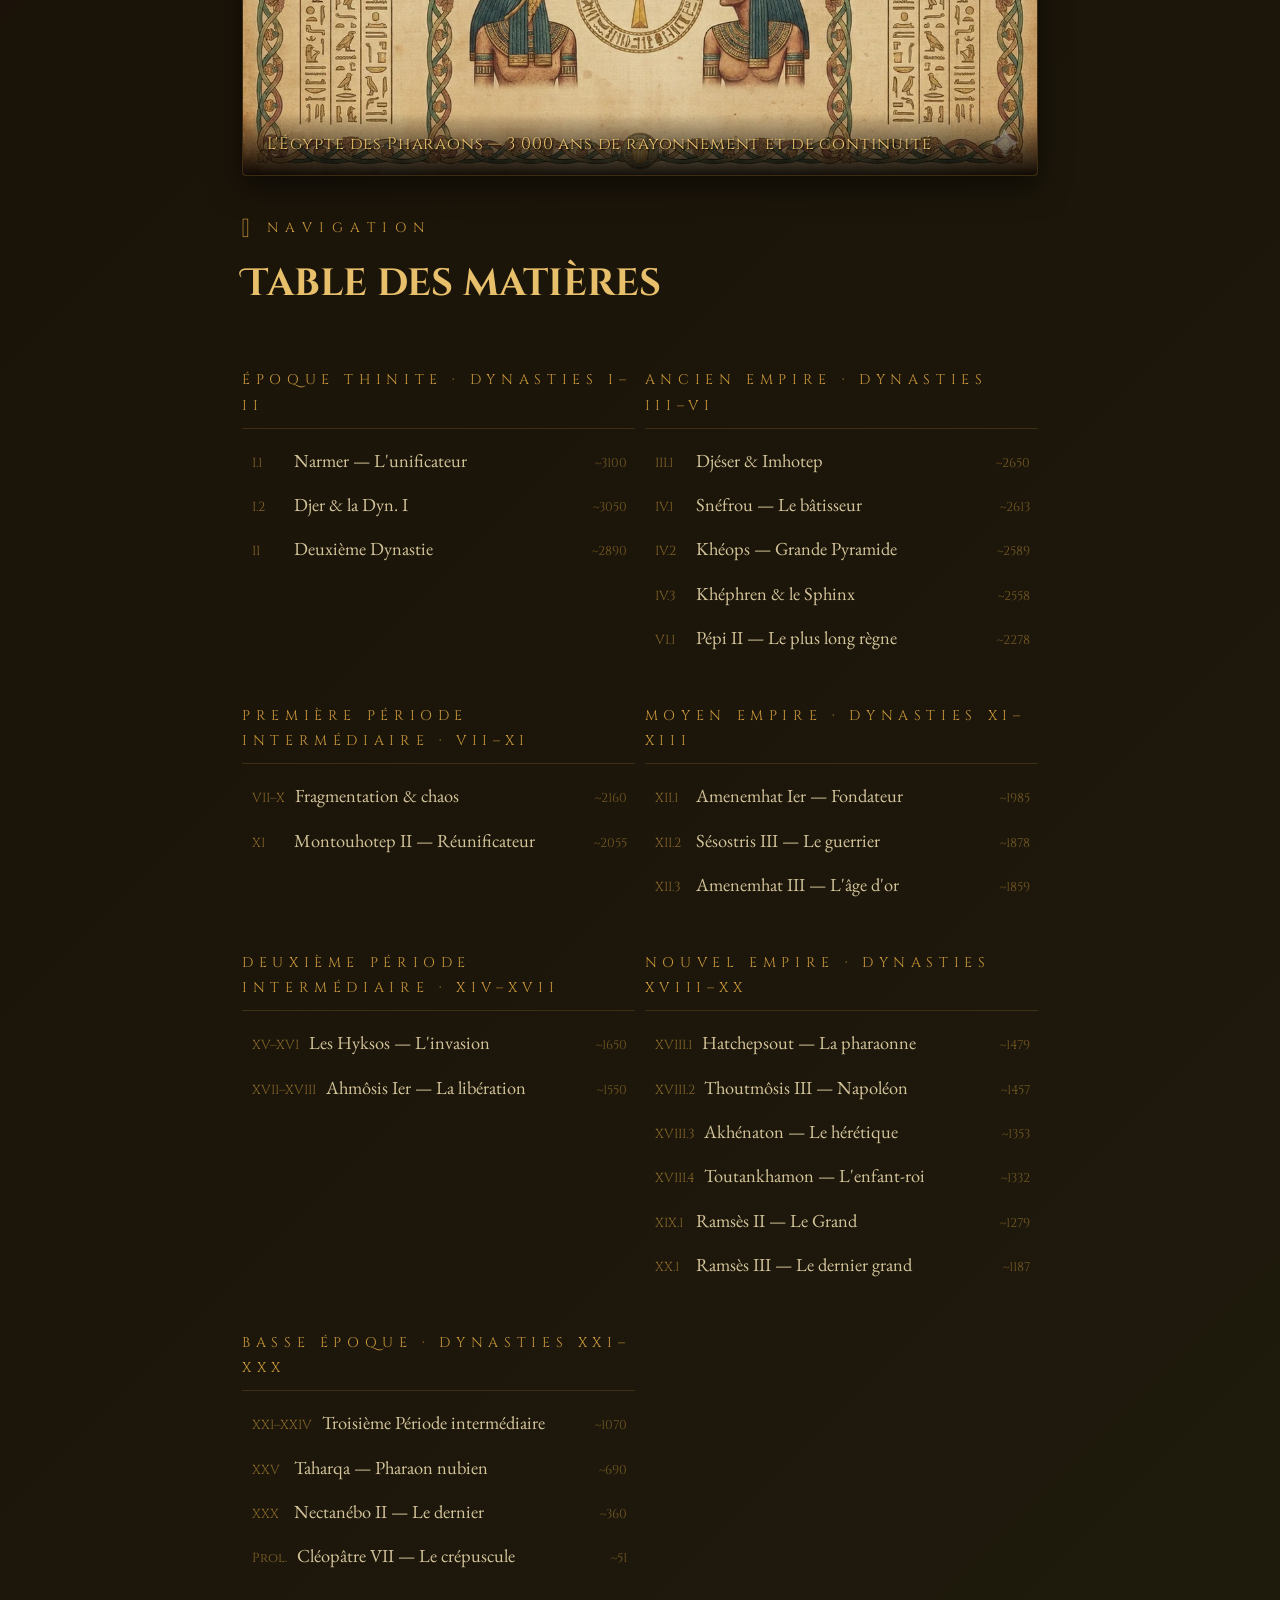
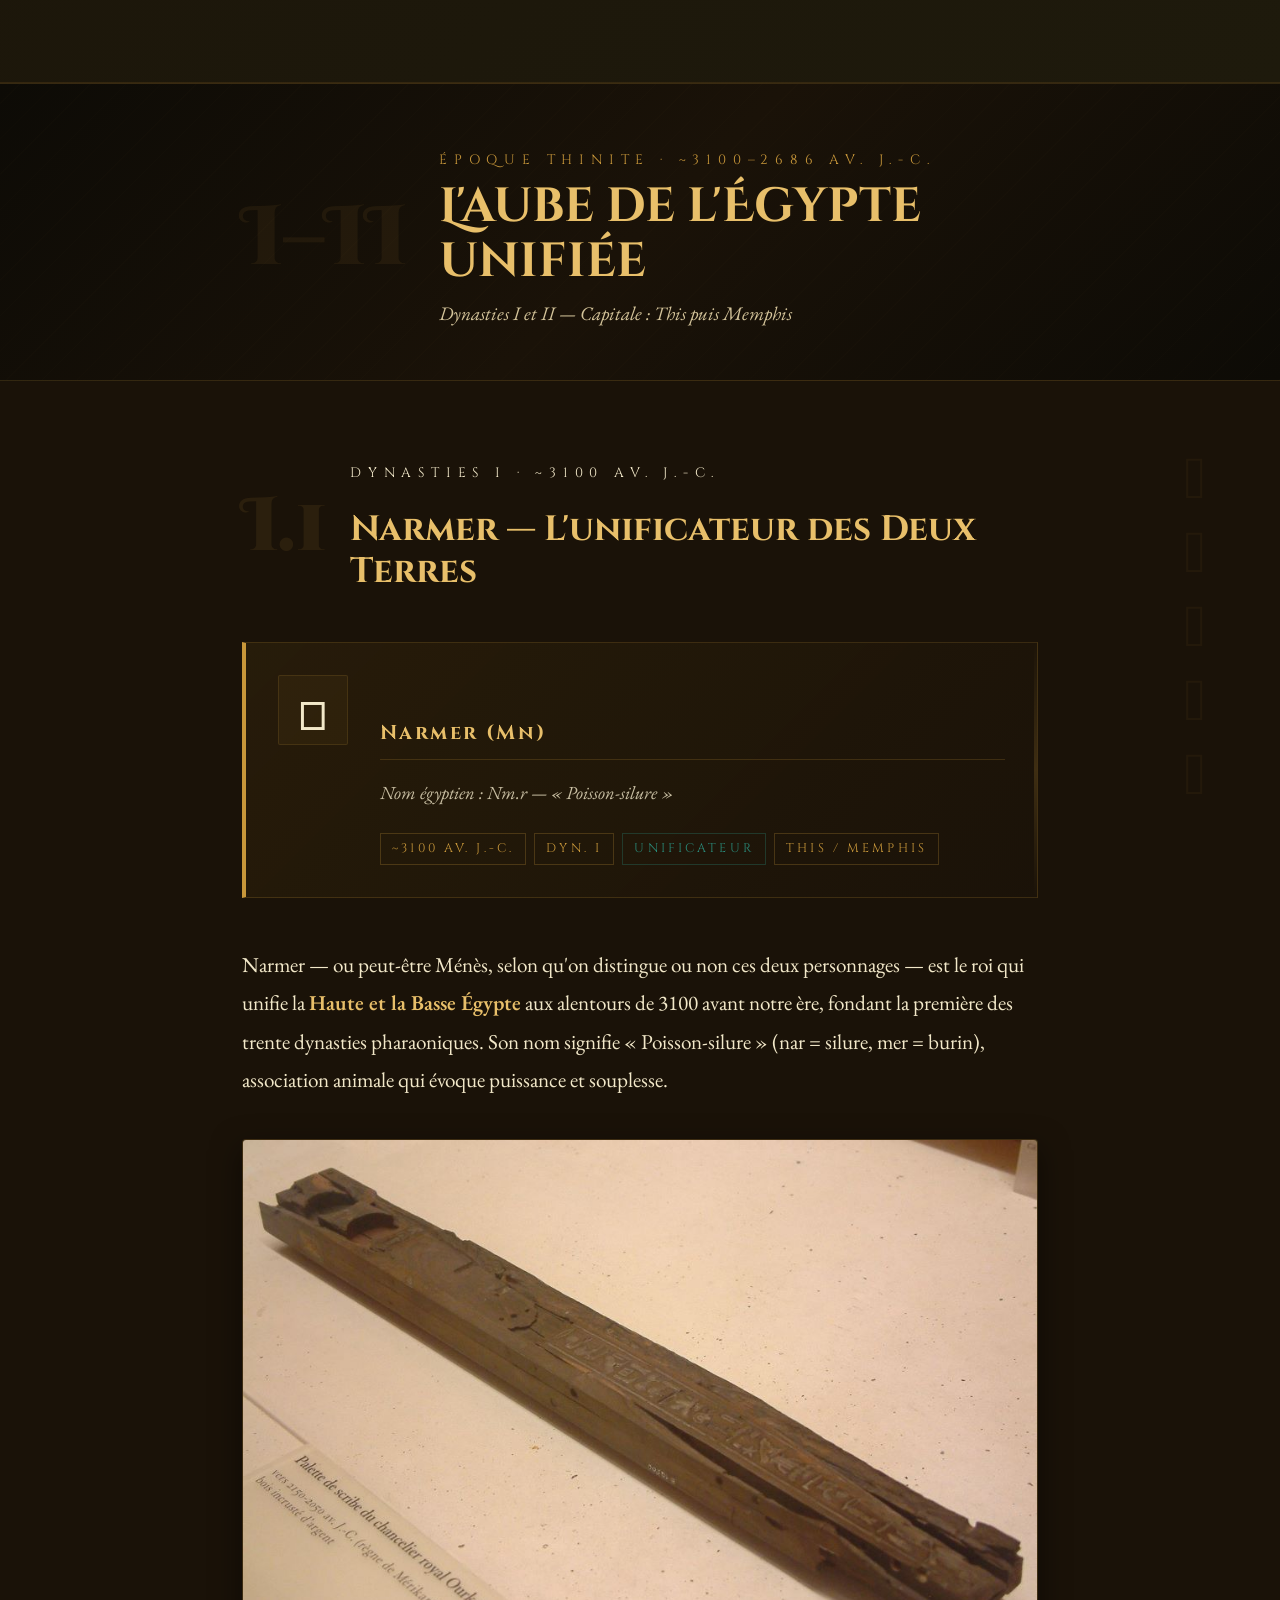
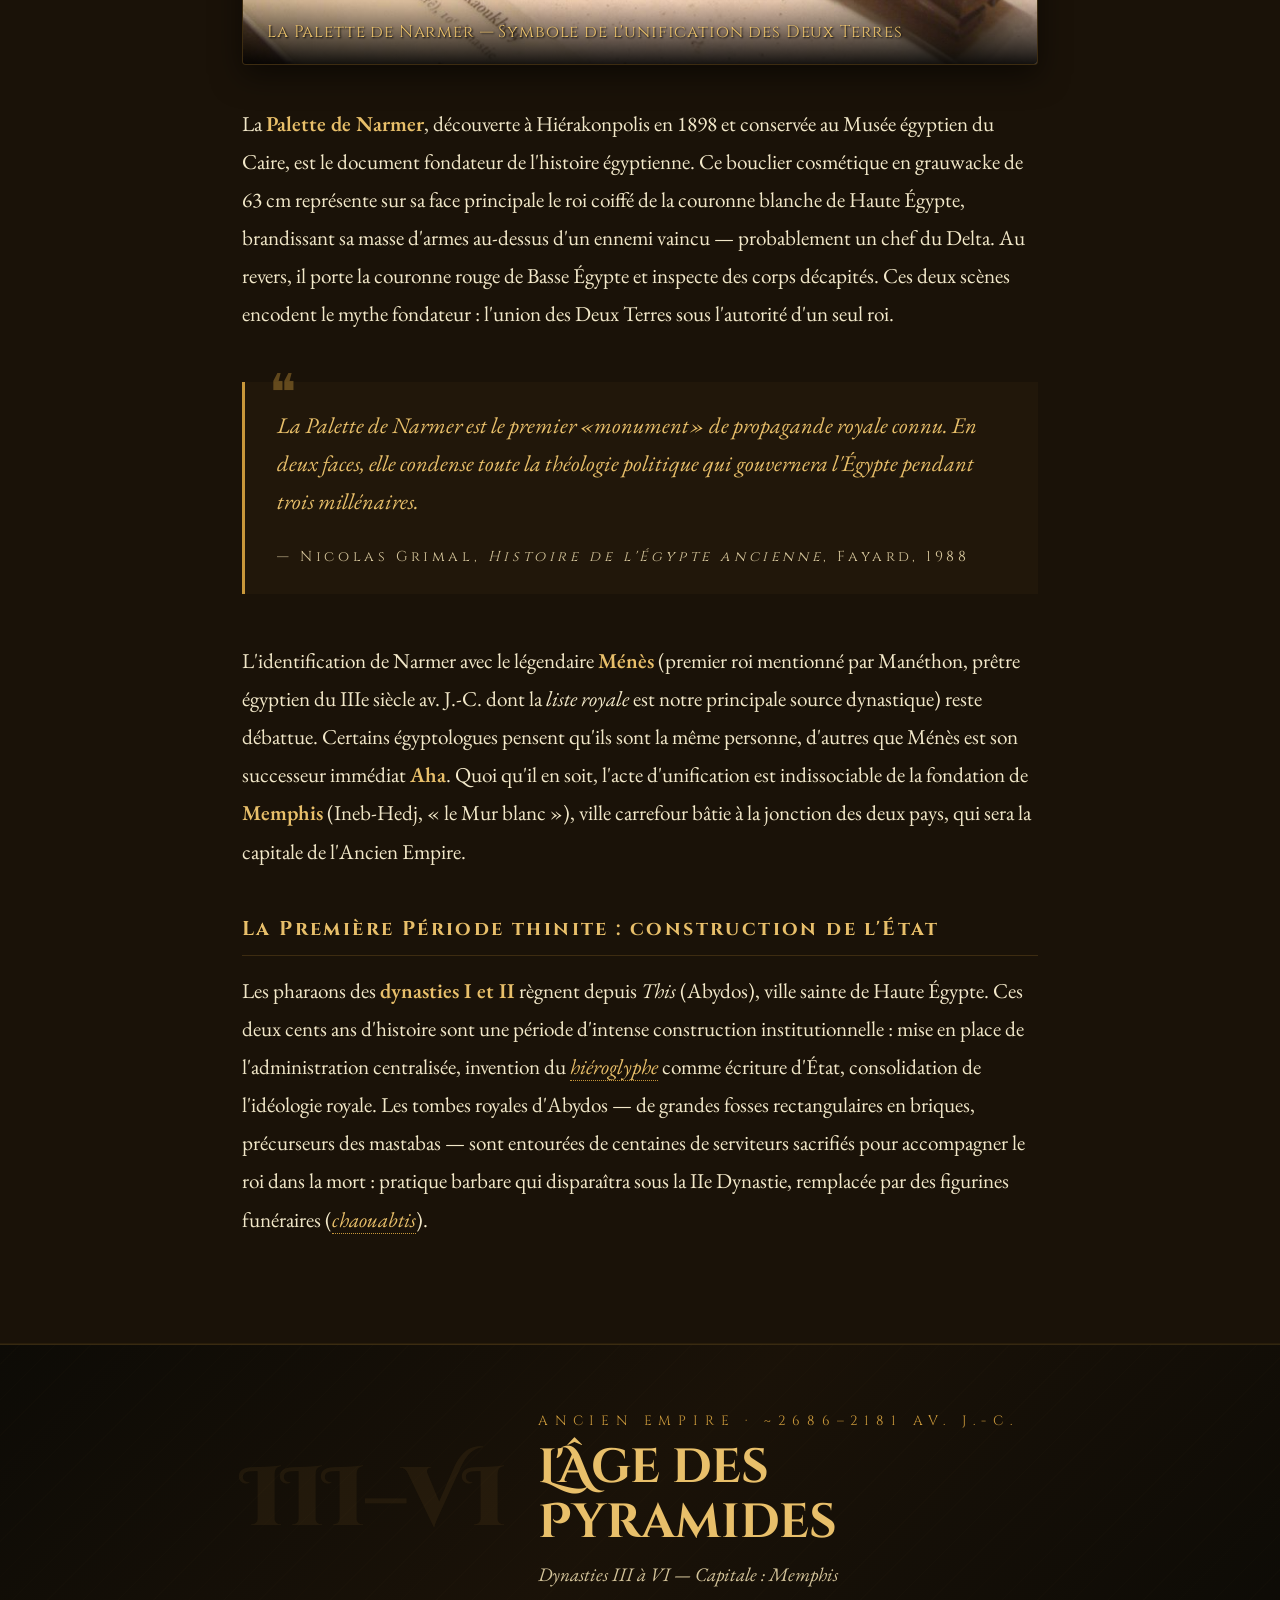
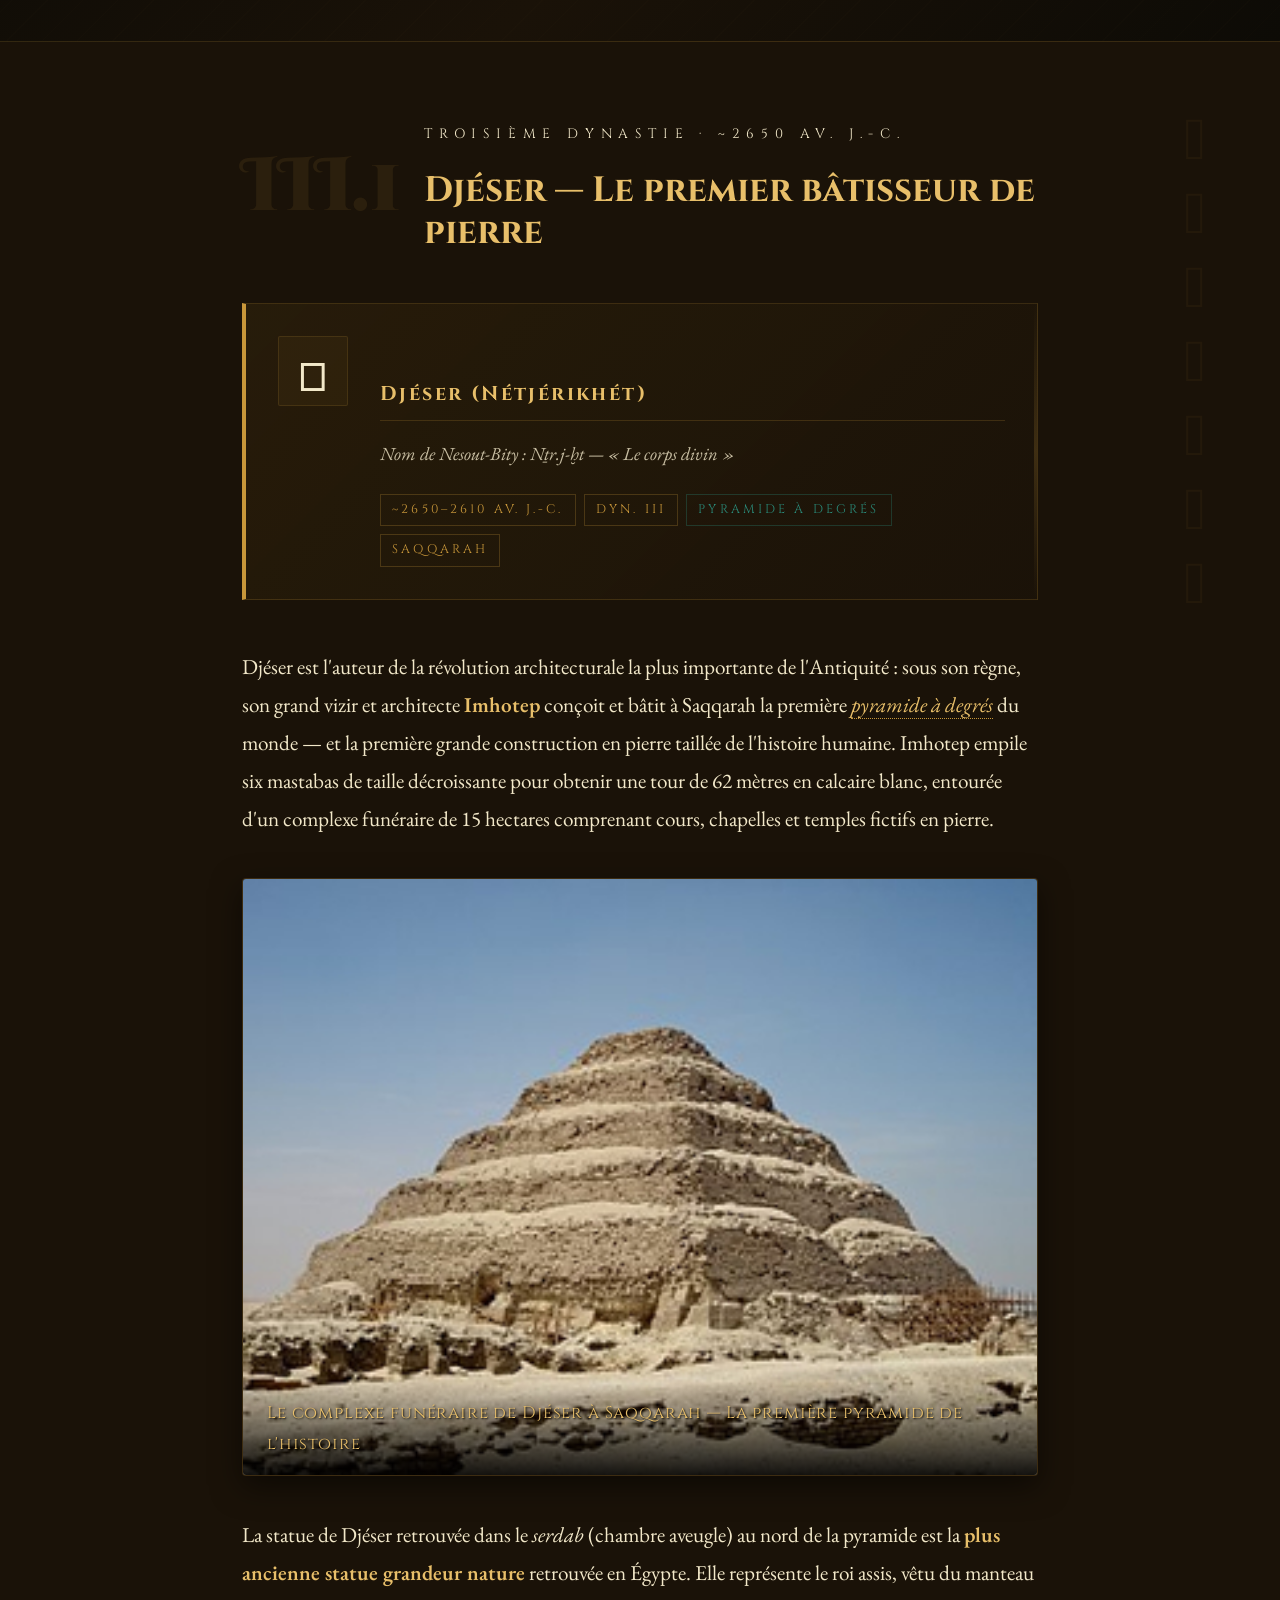
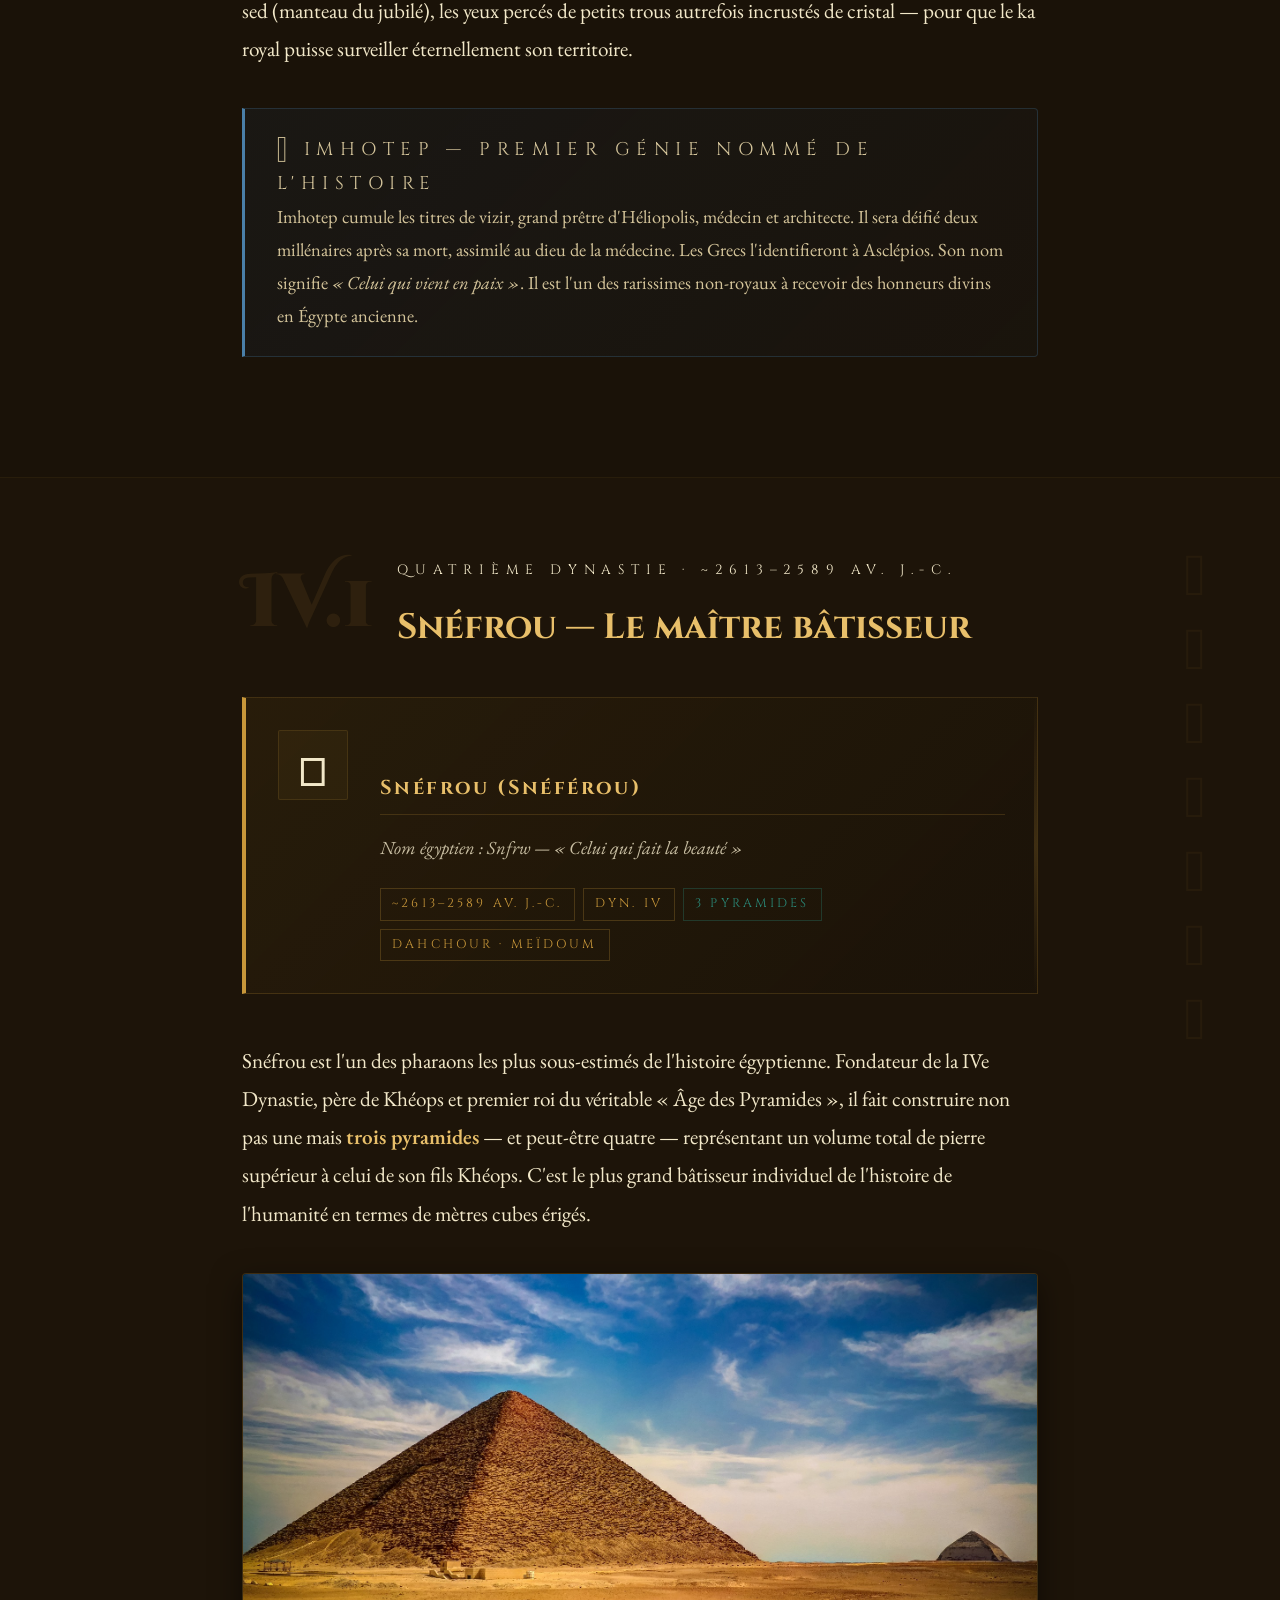
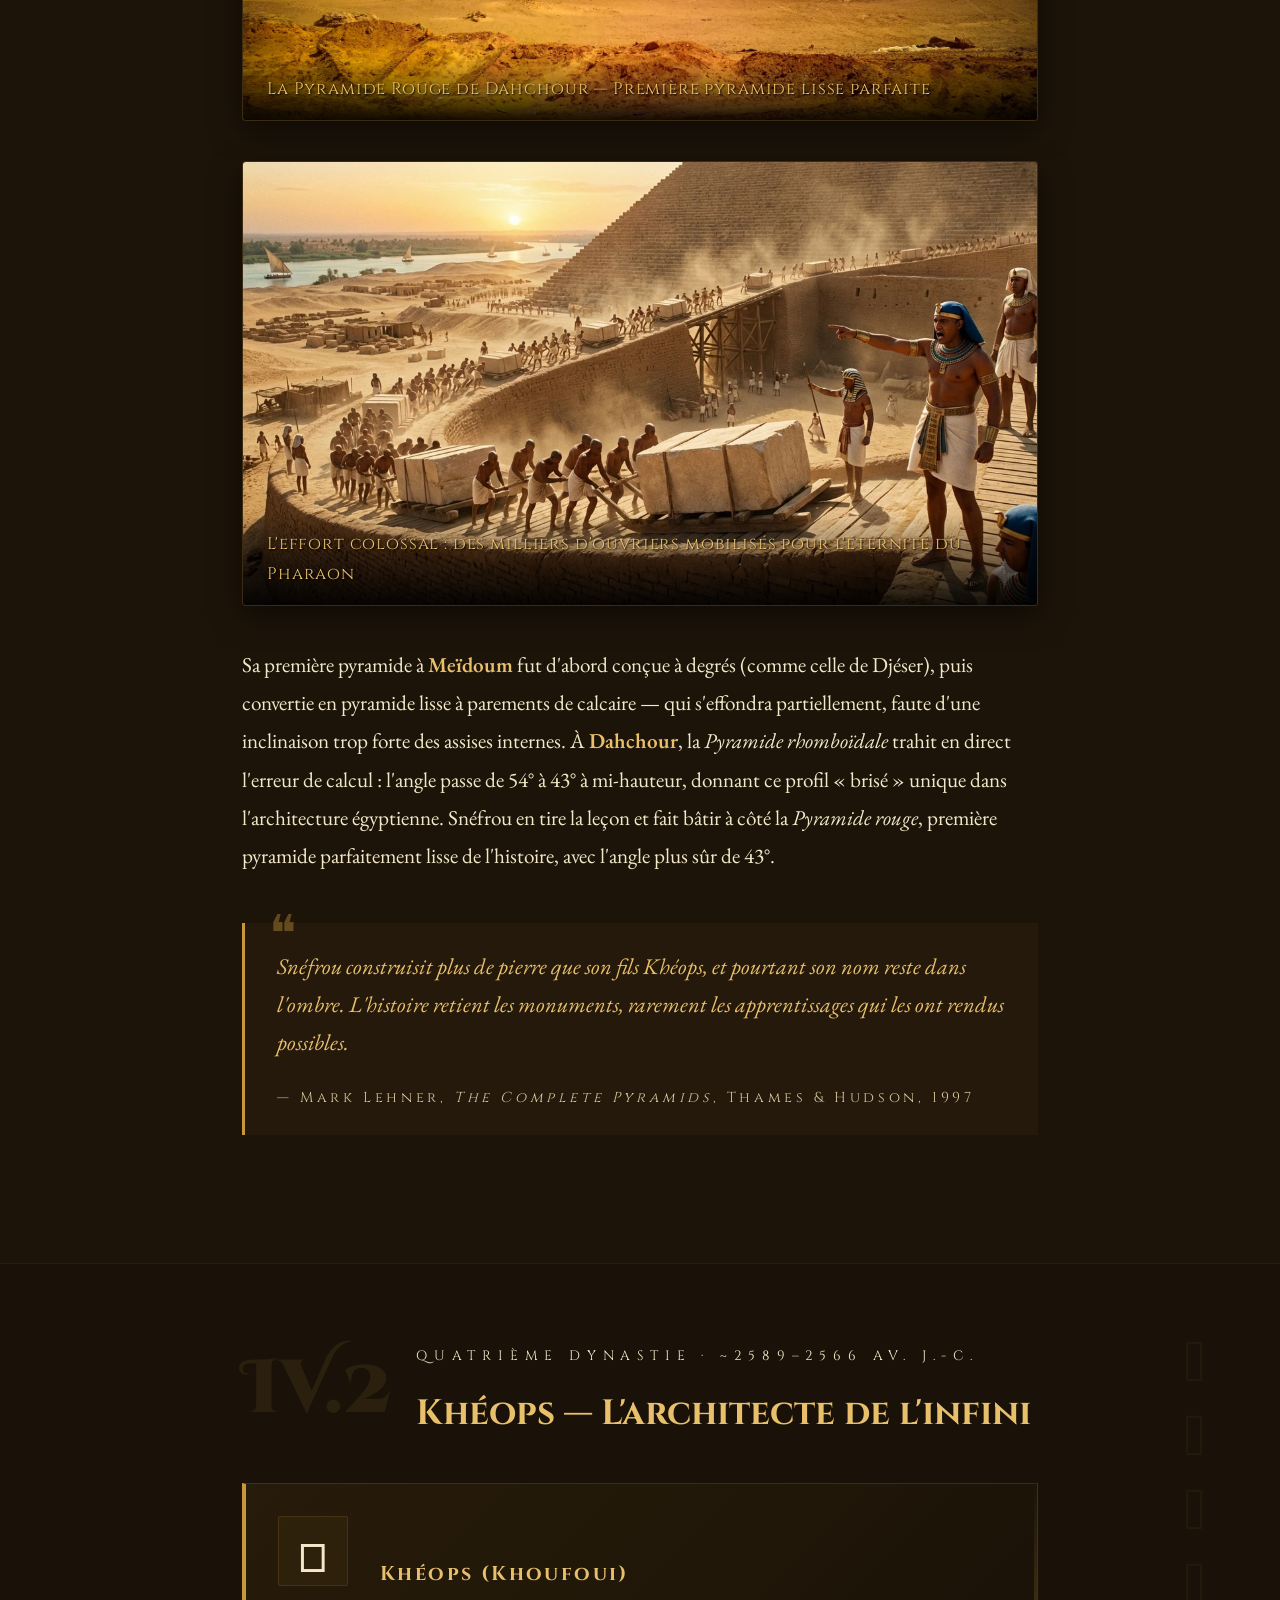
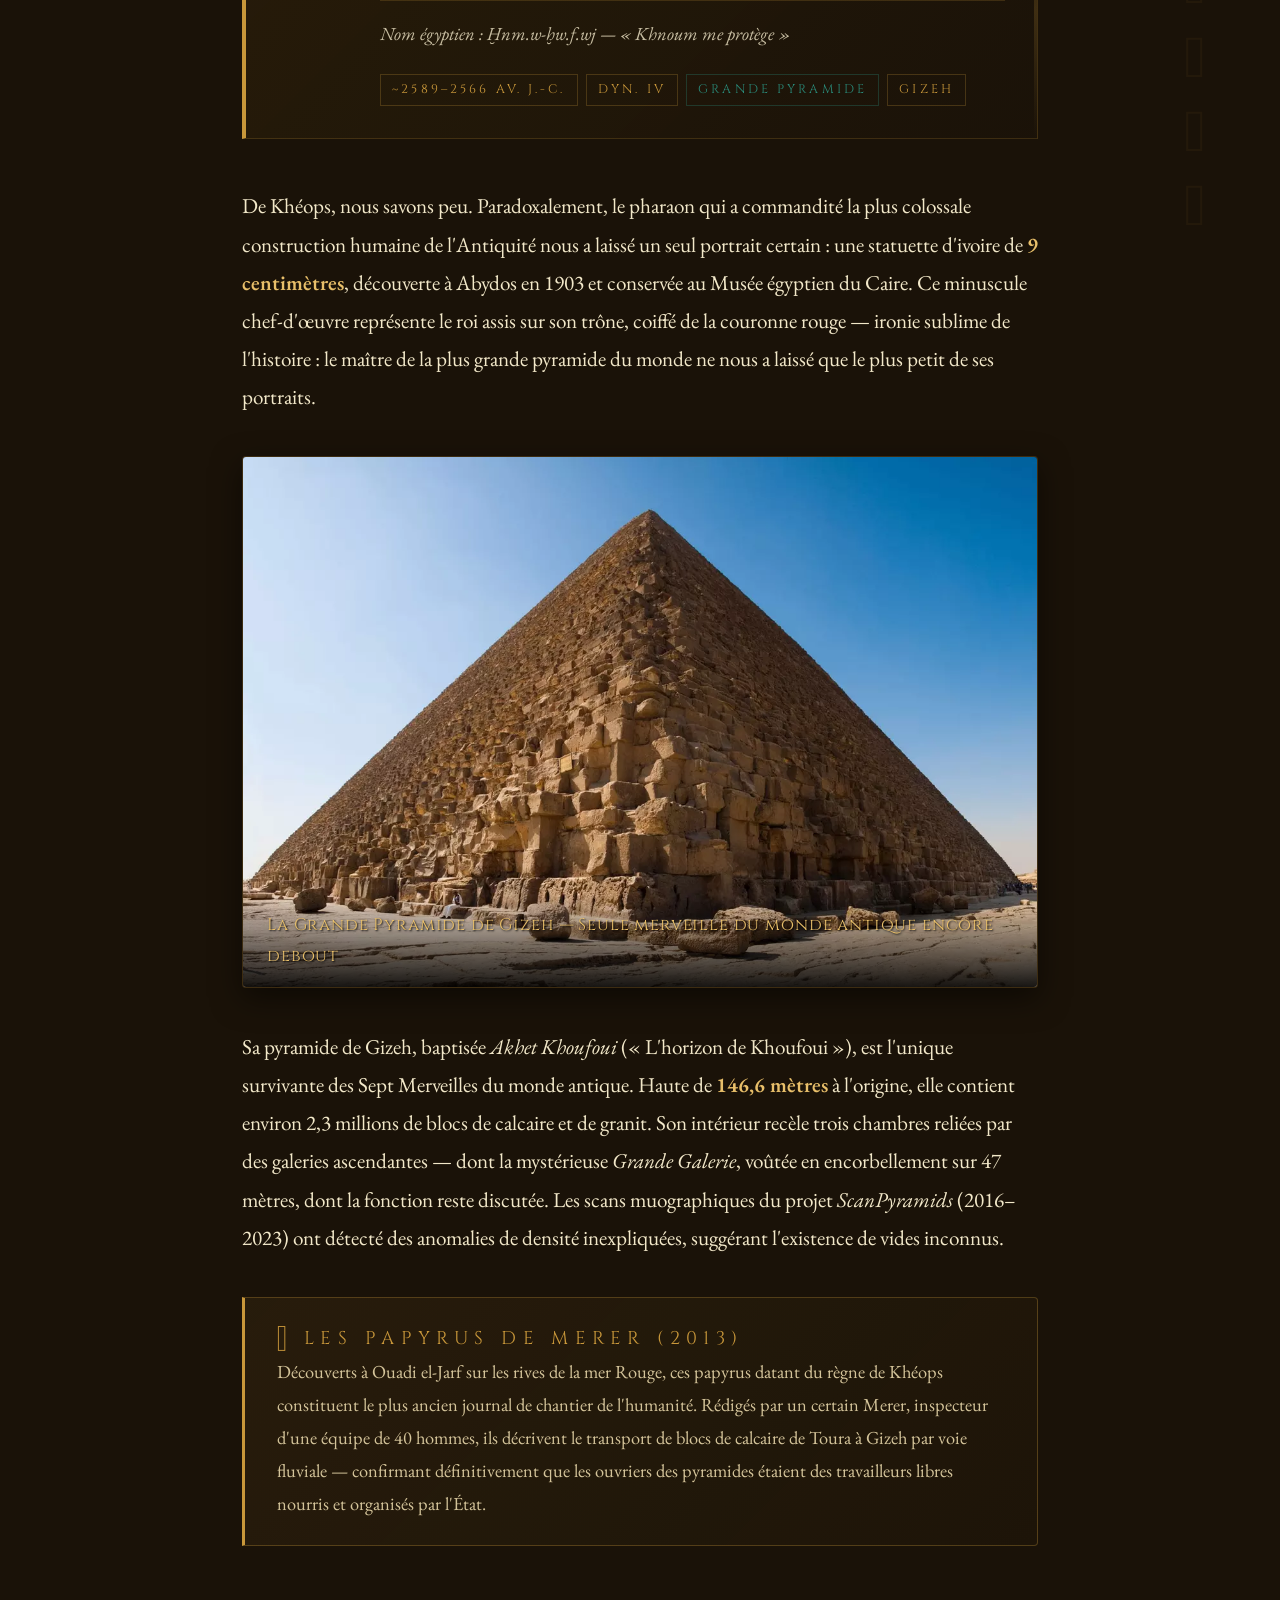
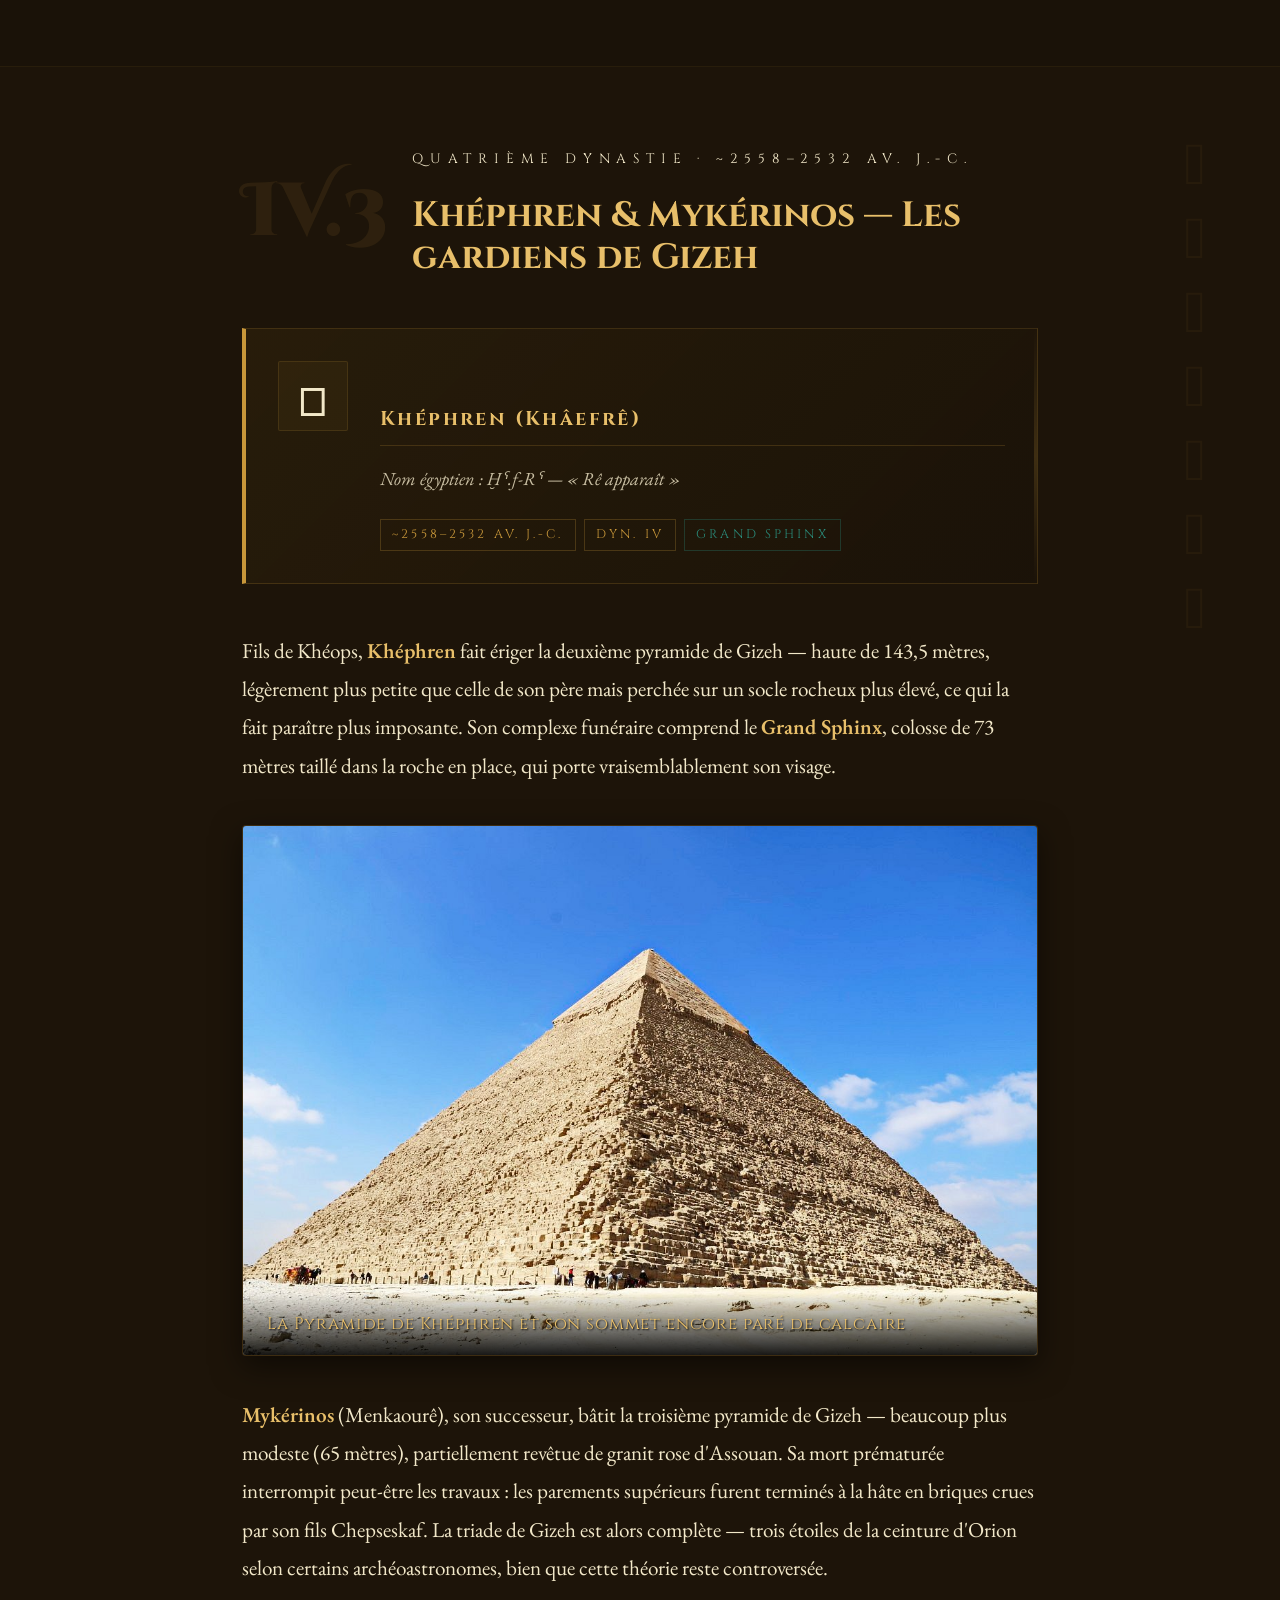
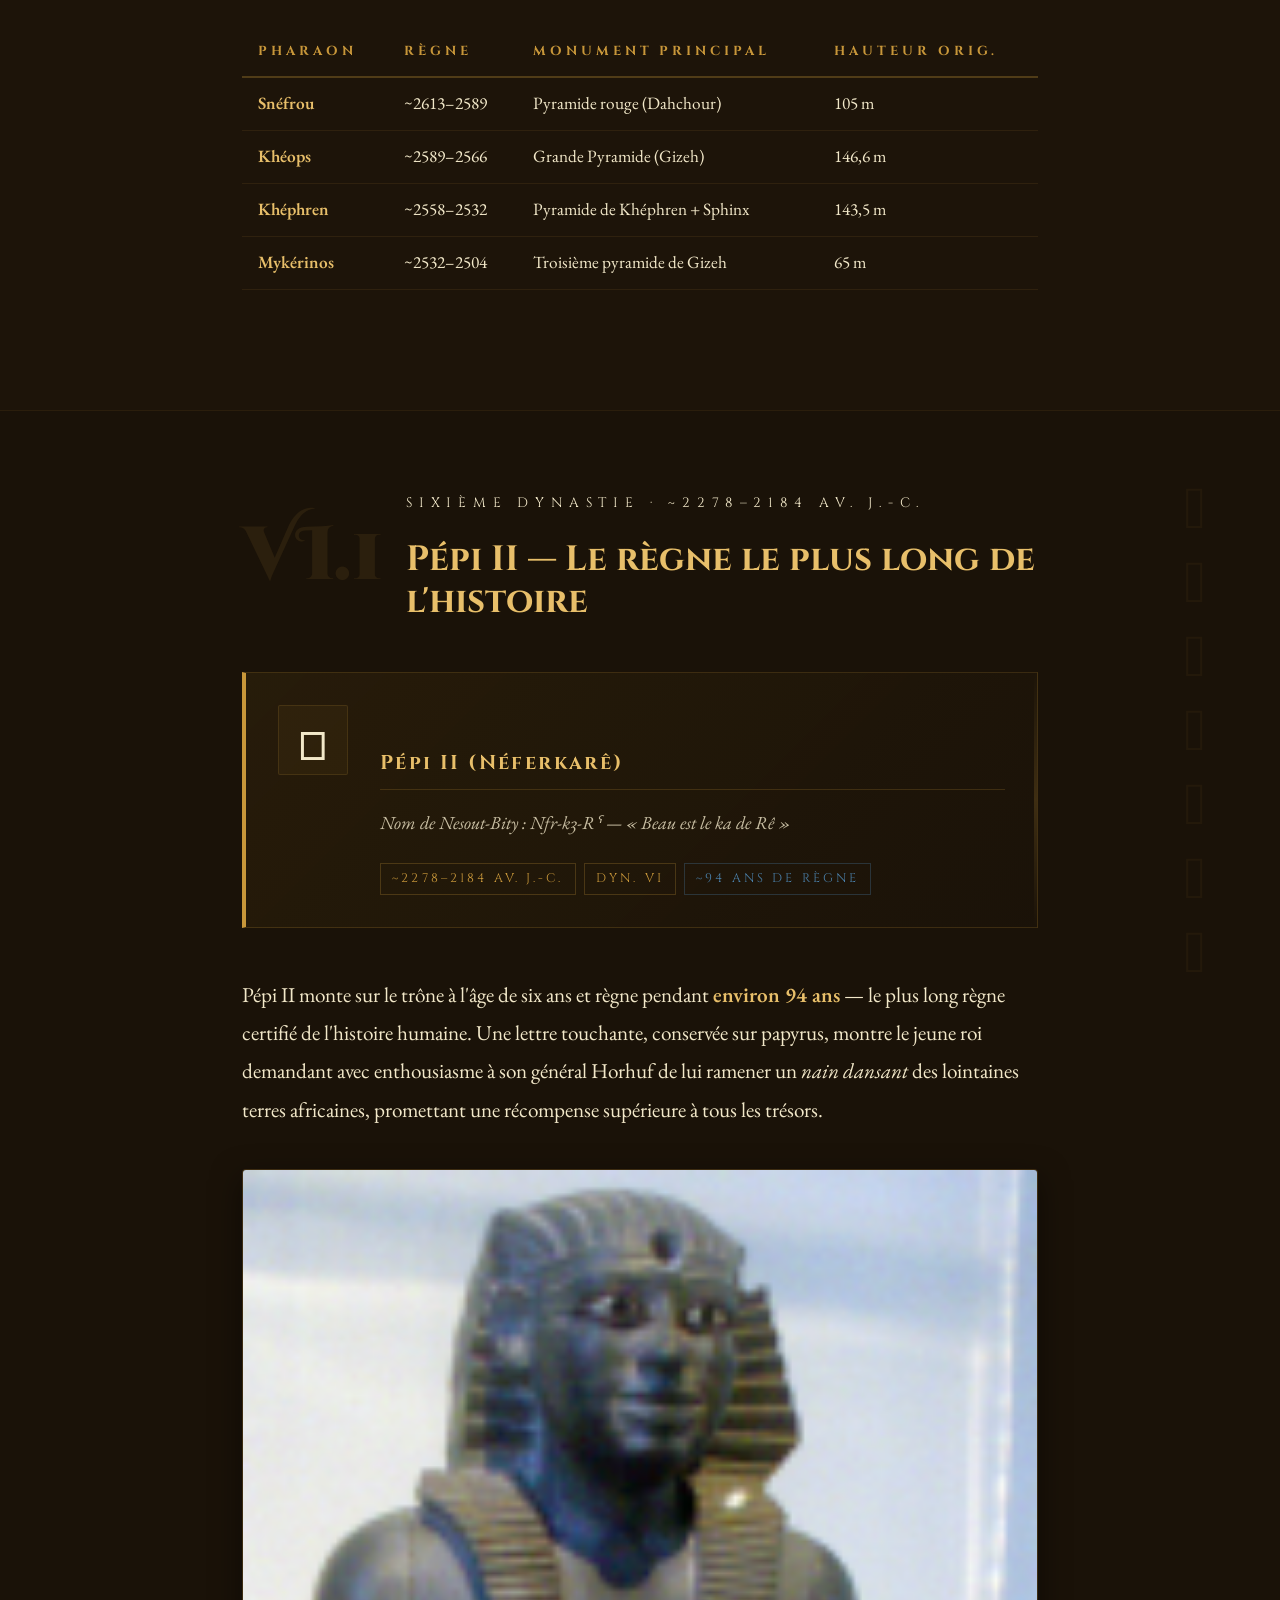
<file: egypte-dynasties.html>
<!DOCTYPE html>
<html lang="fr">
  <head>
    <meta charset="UTF-8">
    <meta name="viewport" content="width=device-width, initial-scale=1.0">
    <meta name="referrer" content="strict-origin-when-cross-origin">
    <title>Dynasties &amp; Pharaons — Égypte Éternelle</title>
    <meta name="description" content="Parcourez l'histoire des grandes dynasties d'Égypte : découvrez la vie et les accomplissements des pharaons les plus illustres.">
    <link rel="preconnect" href="https://fonts.googleapis.com">
    <link rel="canonical" href="https://phil83470.github.io/egypte-eternelle/egypte-dynasties.html">
    <meta property="og:type" content="website">
    <meta property="og:site_name" content="Égypte Éternelle">
    <meta property="og:title" content="Dynasties &amp; Pharaons — Égypte Éternelle">
    <meta property="og:description" content="Parcourez l'histoire des grandes dynasties d'Égypte : découvrez la vie et les accomplissements des pharaons les plus illustres.">
    <meta property="og:url" content="https://phil83470.github.io/egypte-eternelle/egypte-dynasties.html">
    <meta property="og:image" content="https://phil83470.github.io/egypte-eternelle/images/images/vue-pyramides.jpg">
    <meta name="twitter:card" content="summary_large_image">
    <link
      href="https://fonts.googleapis.com/css2?family=Cinzel+Decorative:wght@400;700;900&amp;family=Cinzel:wght@400;600;700&amp;family=EB+Garamond:ital,wght@0,400;0,500;1,400;1,500&amp;display=swap"
      rel="stylesheet"
    >
    <style>
      :root {
        --or: #c8973a;
        --or-clair: #e8bf6a;
        --or-profond: #8b6420;
        --sable: #f2e8c9;
        --sable-fonce: #d4c49a;
        --noir-nil: #1a1208;
        --brun-papyrus: #6b4f2a;
        --rouge-carnelian: #8b2e1a;
        --bleu-lapis: #1a3a5c;
        --bleu-clair: #4a7fa8;
        --turquoise: #2a8b7a;
        --blanc-ivoire: #fbf5e6;
      }

      * {
        margin: 0;
        padding: 0;
        box-sizing: border-box;
      }
      html {
        scroll-behavior: auto;
      }

      body {
        background-color: var(--noir-nil);
        color: var(--sable);
        font-family: "EB Garamond", Georgia, serif;
        font-size: calc(18px + 0.2rem);
        line-height: 1.8;
        overflow-x: hidden;
      }

      /* ─── HERO ─── */
      .hero {
        position: relative;
        min-height: 100vh;
        display: flex;
        flex-direction: column;
        align-items: center;
        justify-content: center;
        text-align: center;
        overflow: hidden;
        background:
          radial-gradient(
            ellipse at 50% 100%,
            rgba(200, 151, 58, 0.2) 0%,
            transparent 60%
          ),
          radial-gradient(
            ellipse at 20% 50%,
            rgba(139, 46, 26, 0.08) 0%,
            transparent 50%
          ),
          radial-gradient(
            ellipse at 80% 50%,
            rgba(26, 58, 92, 0.12) 0%,
            transparent 50%
          ),
          linear-gradient(
            180deg,
            #080604 0%,
            #1a1208 40%,
            #251a08 80%,
            #3a2810 100%
          );
      }
      .hero::before {
        content: "";
        position: absolute;
        inset: 0;
        background: repeating-linear-gradient(
          90deg,
          rgba(200, 151, 58, 0.012) 0px,
          rgba(200, 151, 58, 0.012) 1px,
          transparent 1px,
          transparent 60px
        );
      }
      .stars {
        position: absolute;
        top: 0;
        left: 0;
        right: 0;
        height: 55%;
        overflow: hidden;
      }
      .star {
        position: absolute;
        background: var(--or-clair);
        border-radius: 50%;
        animation: twinkle var(--dur, 3s) ease-in-out infinite;
        opacity: 0;
      }
      @keyframes twinkle {
        0%,
        100% {
          opacity: 0;
        }
        50% {
          opacity: var(--op, 0.7);
        }
      }

      /* Cartouche hero decoration */
      .hero-cartouche {
        position: absolute;
        bottom: 0;
        left: 50%;
        transform: translateX(-50%);
        width: 100%;
        max-width: 1000px;
        opacity: 0.1;
      }

      .hero-content {
        position: relative;
        z-index: 2;
        padding: 2rem;
      }
      @keyframes fadeUp {
        from {
          opacity: 0;
          transform: translateY(30px);
        }
        to {
          opacity: 1;
          transform: translateY(0);
        }
      }

  /* Hero Image Adjustment */
  .hero-background {
    position: absolute;
    inset: 0;
    z-index: 1;
    opacity: 0.3;
  
        display: flex;
        align-items: center;
        justify-content: center;
      }

  .hero-background img {
    width: 100%;
    height: 100%;
    object-fit: cover;
    filter: sepia(30%) contrast(110%);
  
        border-radius: 12px;
      }
      .hero-eyebrow {
        font-family: "Cinzel", serif;
        font-size: 0.95rem;
        letter-spacing: 0.5em;
        text-transform: uppercase;
        color: var(--or);
        margin-bottom: 1.5rem;
        animation: fadeUp 1.4s 0.2s ease both;
      }
      .hero-title {
        font-family: "Cinzel Decorative", serif;
        font-size: clamp(2.8rem, calc(7.5vw + 0.2rem), 6.7rem);
        font-weight: 900;
        line-height: 1.05;
        color: var(--or-clair);
        text-shadow:
          0 0 80px rgba(200, 151, 58, 0.4),
          0 2px 4px rgba(0, 0, 0, 0.8);
        margin-bottom: 0.5rem;
        animation: fadeUp 1.4s 0.4s ease both;
      }
      .hero-title span {
        display: block;
        font-size: 0.42em;
        color: var(--sable-fonce);
        letter-spacing: 0.14em;
        font-weight: 400;
      }
      .hero-subtitle {
        font-family: "EB Garamond", serif;
        font-style: italic;
        font-size: clamp(1.2rem, calc(2vw + 0.2rem), 1.5rem);
        color: var(--sable-fonce);
        max-width: 640px;
        margin: 1.5rem auto 2.5rem;
        animation: fadeUp 1.4s 0.6s ease both;
      }
      .hero-divider {
        width: 200px;
        height: 2px;
        background: linear-gradient(90deg, transparent, var(--or), transparent);
        margin: 0 auto 2rem;
        animation: fadeUp 1.4s 0.8s ease both;
      }
      .scroll-hint {
        position: absolute;
        bottom: 2.5rem;
        left: 50%;
        transform: translateX(-50%);
        display: flex;
        flex-direction: column;
        align-items: center;
        gap: 0.5rem;
        font-family: "Cinzel", serif;
        font-size: 0.8rem;
        letter-spacing: 0.4em;
        color: var(--or);
        opacity: 0.7;
        animation: scrollBounce 2s ease-in-out infinite;
      }
      .scroll-hint::after {
        content: "";
        width: 1px;
        height: 40px;
        background: linear-gradient(to bottom, var(--or), transparent);
      }
      @keyframes scrollBounce {
        0%,
        100% {
          transform: translateX(-50%) translateY(0);
        }
        50% {
          transform: translateX(-50%) translateY(6px);
        }
      }

      /* ─── NAV ─── */
      nav.main-nav {
        position: fixed;
        left: 0;
        right: 0;
        width: 100%;
        top: 0;
        z-index: 100;
        background: rgba(26, 18, 8, 0.96);
        backdrop-filter: blur(12px);
        border-bottom: 1px solid rgba(200, 151, 58, 0.2);
        padding: 0 2rem;
      }
      .nav-inner {
        max-width: 1200px;
        margin: 0 auto;
        display: flex;
        align-items: center;
        justify-content: space-between;
        height: 64px;
      }
      .nav-logo {
        font-family: "Cinzel Decorative", serif;
        font-size: 1.2rem;
        color: var(--or);
        text-decoration: none;
        letter-spacing: 0.08em;
      }
      .nav-links {
        display: flex;
        gap: 1.6rem;
        list-style: none;
      }
      .nav-links a {
        font-family: "Cinzel", serif;
        font-size: 0.88rem;
        letter-spacing: 0.22em;
        text-transform: uppercase;
        color: var(--sable-fonce);
        text-decoration: none;
        transition: color 0.3s;
      }
      .nav-links a:hover {
        color: var(--or-clair);
      }

      /* ─── LAYOUT ─── */
      .container {
        max-width: 860px;
        margin: 0 auto;
        padding: 0 2rem;
      }
      .container-wide {
        max-width: 1200px;
        margin: 0 auto;
        padding: 0 2rem;
      }

      /* ─── INTRO BAND ─── */
      .intro-band {
        background: linear-gradient(
          135deg,
          #1f160a 0%,
          #2a1e0a 50%,
          #1a1208 100%
        );
        padding: 5rem 0;
        border-bottom: 1px solid rgba(200, 151, 58, 0.15);
      }
      .intro-grid {
        display: grid;
        grid-template-columns: 1fr 2px 1fr 2px 1fr 2px 1fr;
        gap: 1.5rem;
        align-items: start;
      }
      .intro-stat {
        text-align: center;
        padding: 0.8rem;
      }
      .stat-number {
        font-family: "Cinzel Decorative", serif;
        font-size: 3rem;
        color: var(--or);
        line-height: 1;
        display: block;
      }
      .stat-label {
        font-family: "Cinzel", serif;
        font-size: 0.82rem;
        letter-spacing: 0.25em;
        text-transform: uppercase;
        color: var(--sable-fonce);
        margin-top: 0.5rem;
      }
      .intro-divider-v {
        background: linear-gradient(
          to bottom,
          transparent,
          var(--or),
          transparent
        );
        align-self: stretch;
        min-height: 70px;
      }

      /* ─── TABLE OF CONTENTS ─── */
      .toc-section {
        background: linear-gradient(135deg, #1a1208 0%, #1e1a0c 100%);
        padding: 5rem 0;
        border-bottom: 1px solid rgba(200, 151, 58, 0.15);
      }
      .toc-header {
        font-family: "Cinzel", serif;
        font-size: 0.85rem;
        letter-spacing: 0.55em;
        text-transform: uppercase;
        color: var(--or);
        margin-bottom: 0.5rem;
      }
      .toc-title {
        font-family: "Cinzel Decorative", serif;
        font-size: clamp(1.7rem, calc(3vw + 0.2rem), 2.4rem);
        color: var(--or-clair);
        margin-bottom: 2.5rem;
      }
      .toc-grid {
        display: grid;
        grid-template-columns: repeat(auto-fill, minmax(280px, 1fr));
        gap: 0.6rem;
      }
      .toc-era {
        margin-bottom: 1.5rem;
      }
      .toc-era-title {
        font-family: "Cinzel", serif;
        font-size: 0.88rem;
        letter-spacing: 0.4em;
        text-transform: uppercase;
        color: var(--or);
        padding: 0.6rem 0;
        border-bottom: 1px solid rgba(200, 151, 58, 0.2);
        margin-bottom: 0.6rem;
      }
      .toc-link {
        display: flex;
        align-items: baseline;
        gap: 0.6rem;
        padding: 0.35rem 0.5rem;
        text-decoration: none;
        border-left: 2px solid transparent;
        transition: all 0.2s;
        border-radius: 0 2px 2px 0;
      }
      .toc-link:hover {
        border-left-color: var(--or);
        background: rgba(200, 151, 58, 0.04);
        padding-left: 1rem;
      }
      .toc-num {
        font-family: "Cinzel", serif;
        font-size: 0.82rem;
        color: var(--or);
        opacity: 0.6;
        flex-shrink: 0;
        min-width: 2rem;
      }
      .toc-name {
        font-family: "EB Garamond", serif;
        font-size: 1.15rem;
        color: var(--sable-fonce);
      }
      .toc-dates {
        font-family: "Cinzel", serif;
        font-size: 0.8rem;
        color: var(--or);
        opacity: 0.5;
        margin-left: auto;
        flex-shrink: 0;
        white-space: nowrap;
      }

      /* ─── PERIOD HEADER (era separator) ─── */
      .era-header {
        background: linear-gradient(
          135deg,
          #0d0b06 0%,
          #1a1208 50%,
          #0d0b06 100%
        );
        padding: 4rem 0 3rem;
        border-top: 1px solid rgba(200, 151, 58, 0.2);
        border-bottom: 1px solid rgba(200, 151, 58, 0.2);
        position: relative;
        overflow: hidden;
      }
      .era-header::before {
        content: "";
        position: absolute;
        inset: 0;
        background: repeating-linear-gradient(
          -45deg,
          rgba(200, 151, 58, 0.012) 0px,
          rgba(200, 151, 58, 0.012) 1px,
          transparent 1px,
          transparent 25px
        );
      }
      .era-header-inner {
        position: relative;
        z-index: 1;
        max-width: 860px;
        margin: 0 auto;
        padding: 0 2rem;
        display: flex;
        align-items: center;
        gap: 2rem;
      }
      .era-roman {
        font-family: "Cinzel Decorative", serif;
        font-size: 5.2rem;
        color: rgba(200, 151, 58, 0.08);
        line-height: 1;
        flex-shrink: 0;
        font-weight: 900;
      }
      .era-info {
        flex: 1;
      }
      .era-label {
        font-family: "Cinzel", serif;
        font-size: 0.85rem;
        letter-spacing: 0.5em;
        text-transform: uppercase;
        color: var(--or);
        margin-bottom: 0.4rem;
      }
      .era-name {
        font-family: "Cinzel Decorative", serif;
        font-size: clamp(1.8rem, calc(4vw + 0.2rem), 3rem);
        color: var(--or-clair);
        line-height: 1.15;
        margin-bottom: 0.5rem;
      }
      .era-dates {
        font-family: "EB Garamond", serif;
        font-style: italic;
        color: var(--sable-fonce);
        font-size: 1.2rem;
      }

      /* ─── SECTION MARKER ─── */
      .section-marker {
        display: flex;
        align-items: center;
        gap: 1.5rem;
        margin-bottom: 3rem;
      }
      .marker-number {
        font-family: "Cinzel Decorative", serif;
        font-size: 4.7rem;
        line-height: 1;
        color: rgba(200, 151, 58, 0.1);
        font-weight: 900;
        flex-shrink: 0;
      }
      .marker-text {
        flex: 1;
      }
      .marker-eyebrow {
        font-family: "Cinzel", serif;
        font-size: 0.85rem;
        letter-spacing: 0.5em;
        text-transform: uppercase;
        color: var(--or);
        margin-bottom: 0.4rem;
      }
      .marker-title {
        font-family: "Cinzel", serif;
        font-size: clamp(1.5rem, calc(3vw + 0.2rem), 2.2rem);
        color: var(--or-clair);
        line-height: 1.2;
      }

      /* ─── PHARAON ARTICLE ─── */
      .article-section {
        padding: 5rem 0;
        border-bottom: 1px solid rgba(200, 151, 58, 0.08);
        position: relative;
      }
      .article-section:nth-child(even) {
        background: rgba(200, 151, 58, 0.015);
      }

      .hiero-deco {
        position: absolute;
        right: 2rem;
        top: 4rem;
        font-size: 3.7rem;
        opacity: 0.055;
        writing-mode: vertical-rl;
        letter-spacing: 0.5rem;
        color: var(--or);
        user-select: none;
        font-family: serif;
      }

      /* ─── PHARAON CARD (mini fiche en-tête) ─── */
      .pharaon-card {
        display: flex;
        gap: 2rem;
        align-items: flex-start;
        margin-bottom: 3rem;
        padding: 2rem;
        background: linear-gradient(
          135deg,
          rgba(42, 30, 10, 0.8),
          rgba(26, 18, 8, 0.9)
        );
        border: 1px solid rgba(200, 151, 58, 0.18);
        border-left: 4px solid var(--or);
        position: relative;
        overflow: hidden;
      }
      .pharaon-card::after {
        content: "";
        position: absolute;
        top: 0;
        right: 0;
        bottom: 0;
        width: 3px;
        background: linear-gradient(
          to bottom,
          transparent,
          rgba(200, 151, 58, 0.2),
          transparent
        );
      }
      .pharaon-glyph {
        font-size: 3.7rem;
        flex-shrink: 0;
        width: 70px;
        height: 70px;
        display: flex;
        align-items: center;
        justify-content: center;
        background: rgba(200, 151, 58, 0.06);
        border: 1px solid rgba(200, 151, 58, 0.15);
        border-radius: 2px;
      }
      .pharaon-meta {
        flex: 1;
      }
      .pharaon-name {
        font-family: "Cinzel", serif;
        font-size: clamp(1.3rem, calc(2.5vw + 0.2rem), 1.7rem);
        color: var(--or-clair);
        margin-bottom: 0.3rem;
      }
      .pharaon-name-eg {
        font-family: "EB Garamond", serif;
        font-style: italic;
        font-size: 1.15rem;
        color: var(--sable-fonce);
        opacity: 0.8;
        margin-bottom: 0.6rem;
      }
      .pharaon-tags {
        display: flex;
        flex-wrap: wrap;
        gap: 0.5rem;
      }
      .tag {
        font-family: "Cinzel", serif;
        font-size: 0.78rem;
        letter-spacing: 0.25em;
        text-transform: uppercase;
        padding: 0.25rem 0.7rem;
        border: 1px solid rgba(200, 151, 58, 0.25);
        color: var(--or);
      }
      .tag-blue {
        border-color: rgba(74, 127, 168, 0.3);
        color: var(--bleu-clair);
      }
      .tag-green {
        border-color: rgba(42, 139, 122, 0.3);
        color: var(--turquoise);
      }

      /* ─── ARTICLE CONTENT ─── */
      .article-section p {
        margin-bottom: 1.5rem;
        color: var(--sable);
      }
      .article-section h3 {
        font-family: "Cinzel", serif;
        font-size: 1.25rem;
        color: var(--or-clair);
        letter-spacing: 0.12em;
        margin: 2.5rem 0 1rem;
        padding-bottom: 0.5rem;
        border-bottom: 1px solid rgba(200, 151, 58, 0.2);
      }

      .internal-link {
        color: var(--or-clair);
        text-decoration: none;
        border-bottom: 1px dotted var(--or);
        transition: all 0.2s;
        font-style: italic;
      }
      .internal-link:hover {
        color: var(--or);
        border-bottom-style: solid;
      }

      /* ─── PULL QUOTE ─── */
      .pull-quote {
        border-left: 3px solid var(--or);
        padding: 1.5rem 2rem;
        margin: 3rem 0;
        background: rgba(200, 151, 58, 0.04);
        position: relative;
      }
      .pull-quote::before {
        content: "❝";
        position: absolute;
        top: -1rem;
        left: 1.5rem;
        font-size: 3.2rem;
        color: var(--or);
        opacity: 0.4;
        line-height: 1;
      }
      .pull-quote p {
        font-style: italic;
        font-size: 1.4rem;
        color: var(--or-clair);
        line-height: 1.7;
      }
      .pull-quote cite {
        display: block;
        margin-top: 0.8rem;
        font-family: "Cinzel", serif;
        font-size: 0.9rem;
        letter-spacing: 0.25em;
        color: var(--sable-fonce);
        font-style: normal;
      }

      /* ─── INFO BOX ─── */
      .info-box {
        background: linear-gradient(
          135deg,
          rgba(26, 58, 92, 0.15),
          rgba(26, 58, 92, 0.05)
        );
        border: 1px solid rgba(74, 127, 168, 0.25);
        border-left: 3px solid var(--bleu-clair);
        padding: 1.5rem 2rem;
        margin: 2.5rem 0;
        border-radius: 0 4px 4px 0;
      }
      .info-box-title {
        font-family: "Cinzel", serif;
        font-size: 0.9rem;
        letter-spacing: 0.35em;
        text-transform: uppercase;
        color: var(--bleu-clair);
        margin-bottom: 0.8rem;
      }
      .info-box p {
        font-size: 1.15rem;
        color: var(--sable-fonce);
        margin-bottom: 0 !important;
      }
      .info-box-or {
        background: linear-gradient(
          135deg,
          rgba(200, 151, 58, 0.08),
          rgba(200, 151, 58, 0.02)
        );
        border-color: rgba(200, 151, 58, 0.3);
        border-left-color: var(--or);
      }
      .info-box-or .info-box-title {
        color: var(--or);
      }

      /* ─── DATA TABLE ─── */
      .data-table {
        width: 100%;
        border-collapse: collapse;
        margin: 2.5rem 0;
        font-size: 1.08rem;
      }
      .data-table th {
        font-family: "Cinzel", serif;
        font-size: 0.82rem;
        letter-spacing: 0.3em;
        text-transform: uppercase;
        color: var(--or);
        text-align: left;
        padding: 0.8rem 1rem;
        border-bottom: 2px solid rgba(200, 151, 58, 0.3);
      }
      .data-table td {
        padding: 0.65rem 1rem;
        border-bottom: 1px solid rgba(200, 151, 58, 0.1);
        color: var(--sable);
        vertical-align: top;
      }
      .data-table tr:hover td {
        background: rgba(200, 151, 58, 0.03);
      }

      /* ─── BAND QUOTE ─── */
      .band-quote {
        background: linear-gradient(135deg, #0a1020 0%, #1a0d08 100%);
        padding: 5rem 2rem;
        text-align: center;
        position: relative;
        overflow: hidden;
      }
      .band-quote::before {
        content: "";
        position: absolute;
        inset: 0;
        background: repeating-linear-gradient(
          -45deg,
          rgba(200, 151, 58, 0.015) 0px,
          rgba(200, 151, 58, 0.015) 1px,
          transparent 1px,
          transparent 20px
        );
      }
      .band-quote blockquote {
        position: relative;
        z-index: 1;
        font-family: "Cinzel Decorative", serif;
        font-size: clamp(1.3rem, calc(2.5vw + 0.2rem), 1.9rem);
        color: var(--or-clair);
        max-width: 840px;
        margin: 0 auto 1.5rem;
        line-height: 1.5;
      }
      .band-quote footer {
        position: relative;
        z-index: 1;
        font-family: "Cinzel", serif;
        font-size: 0.9rem;
        letter-spacing: 0.4em;
        color: var(--sable-fonce);
        text-transform: uppercase;
      }

      /* ─── BIBLIOGRAPHIE ─── */
      .bibliography {
        background: linear-gradient(
          180deg,
          rgba(26, 18, 8, 0) 0%,
          rgba(15, 10, 3, 0.8) 100%
        );
        padding: 5rem 0;
      }
      .bib-header {
        font-family: "Cinzel", serif;
        font-size: 0.85rem;
        letter-spacing: 0.5em;
        text-transform: uppercase;
        color: var(--or);
        margin-bottom: 2rem;
        padding-bottom: 1rem;
        border-bottom: 1px solid rgba(200, 151, 58, 0.2);
      }
      .bib-list {
        list-style: none;
        display: grid;
        gap: 1rem;
      }
      .bib-item {
        font-size: 1.1rem;
        color: var(--sable-fonce);
        border-left: 2px solid rgba(200, 151, 58, 0.2);
        padding: 0.5rem 0 0.5rem 1.2rem;
        transition: border-color 0.2s;
      }
      .bib-item:hover {
        border-left-color: var(--or);
      }
      .bib-item strong {
        color: var(--sable);
        font-style: italic;
      }

      /* ─── FOOTER ─── */
      footer {
        background: #0a0804;
        border-top: 1px solid rgba(200, 151, 58, 0.15);
        padding: 3rem 2rem;
        text-align: center;
      }
      .footer-logo {
        font-family: "Cinzel Decorative", serif;
        font-size: 1.6rem;
        color: var(--or);
        margin-bottom: 1rem;
      }
      .footer-tagline {
        font-family: "EB Garamond", serif;
        font-style: italic;
        color: var(--sable-fonce);
        font-size: 1.15rem;
      }
      .footer-nav {
        display: flex;
        justify-content: center;
        gap: 2rem;
        margin: 1.5rem 0;
        flex-wrap: wrap;
      }
      .footer-nav a {
        font-family: "Cinzel", serif;
        font-size: 0.8rem;
        letter-spacing: 0.35em;
        text-transform: uppercase;
        color: var(--sable-fonce);
        text-decoration: none;
        opacity: 0.6;
        transition: opacity 0.2s;
      }
      .footer-nav a:hover {
        opacity: 1;
      }

      .article-image {
        width: 100%;
        margin: 2.5rem 0;
        border-radius: 4px;
        overflow: hidden;
        box-shadow: 0 10px 30px rgba(0, 0, 0, 0.5);
        border: 1px solid rgba(200, 151, 58, 0.2);
        position: relative;
        background: var(--noir-nil);
      }
      .article-image img {
        width: 100%;
        display: block;
        transition: transform 0.5s ease;
      }
      .article-image:hover img {
        transform: scale(1.02);
      }
      .image-caption {
        position: absolute;
        bottom: 0;
        left: 0;
        right: 0;
        padding: 1rem 1.5rem;
        background: linear-gradient(to top, rgba(0, 0, 0, 0.9), transparent);
        color: var(--or-clair);
        font-size: 1.05rem;
        font-family: "Cinzel", serif;
        letter-spacing: 0.05em;
        text-shadow: 1px 1px 2px black;
      }

      strong {
        color: var(--or-clair);
        font-weight: 600;
      }

      @media (max-width: 700px) {
        .intro-grid {
          grid-template-columns: 1fr 1fr;
        }
        .intro-divider-v {
          display: none;
        }
        nav.main-nav .nav-links {
          display: none;
        }
        .hiero-deco {
          display: none;
        }
        .pharaon-card {
          flex-direction: column;
        }
        .era-roman {
          font-size: 3.2rem;
        }
        .toc-dates {
          display: none;
        }
      }
      .container--mt3 {
        margin-top: 3rem;
      }
      .footer-credits {
        font-size: 0.95rem;
        opacity: 0.35;
        font-family: "Cinzel", serif;
        letter-spacing: 0.2em;
      }
    </style>
    <link rel="stylesheet" href="responsive-site.css">
</head>
  <body>
    <!-- ═══════════════ HERO ═══════════════ -->
    <section class="hero" id="accueil">
  <div class="hero-background">
    <img src="images/images/optimized/dynasties-hero.webp" alt="Souverains de l'Égypte Éternelle" loading="eager">
  </div>
      <div class="stars" id="stars"></div>

      <svg
        class="hero-cartouche"
        viewBox="0 0 1000 200"
        fill="none"
        xmlns="http://www.w3.org/2000/svg"
      >
        <!-- Row of cartouches -->
        <rect
          x="80"
          y="40"
          width="120"
          height="60"
          rx="30"
          fill="none"
          stroke="rgba(200,151,58,0.4)"
          stroke-width="1.5"
        />
        <line
          x1="80"
          y1="90"
          x2="200"
          y2="90"
          stroke="rgba(200,151,58,0.3)"
          stroke-width="3"
        />
        <text
          x="140"
          y="75"
          text-anchor="middle"
          fill="rgba(200,151,58,0.35)"
          font-size="16"
          font-family="serif"
        >
          𓇳𓆑
        </text>

        <rect
          x="280"
          y="30"
          width="140"
          height="70"
          rx="35"
          fill="none"
          stroke="rgba(200,151,58,0.35)"
          stroke-width="1.5"
        />
        <line
          x1="280"
          y1="85"
          x2="420"
          y2="85"
          stroke="rgba(200,151,58,0.25)"
          stroke-width="3"
        />
        <text
          x="350"
          y="68"
          text-anchor="middle"
          fill="rgba(200,151,58,0.3)"
          font-size="16"
          font-family="serif"
        >
          𓂀𓊹𓌀
        </text>

        <rect
          x="500"
          y="35"
          width="130"
          height="65"
          rx="32"
          fill="none"
          stroke="rgba(200,151,58,0.4)"
          stroke-width="1.5"
        />
        <line
          x1="500"
          y1="85"
          x2="630"
          y2="85"
          stroke="rgba(200,151,58,0.3)"
          stroke-width="3"
        />
        <text
          x="565"
          y="70"
          text-anchor="middle"
          fill="rgba(200,151,58,0.32)"
          font-size="16"
          font-family="serif"
        >
          𓁹𓅓𓏏
        </text>

        <rect
          x="720"
          y="40"
          width="120"
          height="60"
          rx="30"
          fill="none"
          stroke="rgba(200,151,58,0.35)"
          stroke-width="1.5"
        />
        <line
          x1="720"
          y1="88"
          x2="840"
          y2="88"
          stroke="rgba(200,151,58,0.25)"
          stroke-width="3"
        />
        <text
          x="780"
          y="74"
          text-anchor="middle"
          fill="rgba(200,151,58,0.28)"
          font-size="16"
          font-family="serif"
        >
          𓆣𓎛𓇋
        </text>

        <!-- Ground line -->
        <line
          x1="0"
          y1="160"
          x2="1000"
          y2="160"
          stroke="rgba(200,151,58,0.12)"
          stroke-width="1"
        />
        <!-- Crowd of tiny figures -->
        <g fill="rgba(200,151,58,0.15)">
          <circle cx="150" cy="150" r="5" />
          <line
            x1="150"
            y1="155"
            x2="150"
            y2="160"
            stroke="rgba(200,151,58,0.15)"
            stroke-width="2"
          />
          <circle cx="200" cy="148" r="5" />
          <line
            x1="200"
            y1="153"
            x2="200"
            y2="160"
            stroke="rgba(200,151,58,0.15)"
            stroke-width="2"
          />
          <circle cx="350" cy="150" r="5" />
          <line
            x1="350"
            y1="155"
            x2="350"
            y2="160"
            stroke="rgba(200,151,58,0.15)"
            stroke-width="2"
          />
          <circle cx="500" cy="149" r="5" />
          <line
            x1="500"
            y1="154"
            x2="500"
            y2="160"
            stroke="rgba(200,151,58,0.15)"
            stroke-width="2"
          />
          <circle cx="650" cy="150" r="5" />
          <line
            x1="650"
            y1="155"
            x2="650"
            y2="160"
            stroke="rgba(200,151,58,0.15)"
            stroke-width="2"
          />
          <circle cx="800" cy="148" r="5" />
          <line
            x1="800"
            y1="153"
            x2="800"
            y2="160"
            stroke="rgba(200,151,58,0.15)"
            stroke-width="2"
          />
        </g>
      </svg>

      <div class="hero-content">
        <p class="hero-eyebrow">Égypte Éternelle · Dossier Thématique</p>
        <h1 class="hero-title">
          Dynasties &amp; Pharaons
          <span>De Narmer à Cléopâtre — 3 000 ans de royauté divine</span>
        </h1>
        <p class="hero-subtitle">
          De l'unification des Deux Terres au crépuscule des pharaons, le
          portrait de trente dynasties et des souverains qui ont façonné
          l'éternité
        </p>
        <div class="hero-divider"></div>
      </div>
      <div class="scroll-hint">Défiler</div>
    </section>

    <!-- ═══════════════ NAV ═══════════════ -->
    <nav class="main-nav" aria-label="Navigation principale">
      <div class="nav-inner">
        <a href="index.html#accueil" class="sh-brand nav-logo" title="Retour à l'accueil - Égypte Éternelle" aria-label="Retour à l'accueil Égypte Éternelle">
          <div class="sh-cartouche">
            <svg class="cap" viewBox="0 0 9 30" fill="none" xmlns="http://www.w3.org/2000/svg" aria-hidden="true">
              <path d="M8 1 Q1 15 8 29" stroke="rgba(200,151,58,0.85)" stroke-width="1.5" fill="none"/>
              <line x1="1" y1="1" x2="8" y2="1" stroke="rgba(200,151,58,0.85)" stroke-width="1.5"/>
              <line x1="1" y1="29" x2="8" y2="29" stroke="rgba(200,151,58,0.85)" stroke-width="1.5"/>
            </svg>
            <div class="sh-cartouche-body">
              <span class="sh-logo-glyph">𓂀</span>
              <span class="sh-logo-text">Égypte Éternelle</span>
            </div>
            <svg class="cap" viewBox="0 0 9 30" fill="none" xmlns="http://www.w3.org/2000/svg" aria-hidden="true">
              <path d="M1 1 Q8 15 1 29" stroke="rgba(200,151,58,0.85)" stroke-width="1.5" fill="none"/>
              <line x1="8" y1="1" x2="1" y2="1" stroke="rgba(200,151,58,0.85)" stroke-width="1.5"/>
              <line x1="8" y1="29" x2="1" y2="29" stroke="rgba(200,151,58,0.85)" stroke-width="1.5"/>
            </svg>
          </div>
        </a>
        <ul class="nav-links">
          <li><a href="index.html">Accueil</a></li>
          <li><a href="#toc">Table des matières</a></li>
          <li><a href="#thinite">Époque thinite</a></li>
          <li><a href="#ancien">Ancien Empire</a></li>
          <li><a href="#moyen">Moyen Empire</a></li>
          <li><a href="#nouvel">Nouvel Empire</a></li>
          <li><a href="#tardif">Basse Époque</a></li>
          <li><a href="#bibliographie">Sources</a></li>
        </ul>
      </div>
    </nav>

    <!-- ═══════════════ STATS ═══════════════ -->
    <div class="intro-band">
      <div class="container-wide">
        <div class="intro-grid">
          <div class="intro-stat">
            <span class="stat-number">30</span>
            <span class="stat-label">Dynasties répertoriées</span>
          </div>
          <div class="intro-divider-v"></div>
          <div class="intro-stat">
            <span class="stat-number">170+</span>
            <span class="stat-label">Pharaons connus</span>
          </div>
          <div class="intro-divider-v"></div>
          <div class="intro-stat">
            <span class="stat-number">~3100</span>
            <span class="stat-label">Av. J.-C. — début</span>
          </div>
          <div class="intro-divider-v"></div>
          <div class="intro-stat">
            <span class="stat-number">30</span>
            <span class="stat-label">Av. J.-C. — fin</span>
          </div>
        </div>
      </div>
    </div>

    <!-- ═══════════════ TABLE OF CONTENTS ═══════════════ -->
    <section class="toc-section" id="toc">
      <div class="container">
        <div class="article-image">
          <img src="images/images/optimized/dynasties-chart.webp" alt="Dynasties Égyptiennes" loading="lazy">
          <div class="image-caption">L'Égypte des Pharaons — 3 000 ans de rayonnement et de continuité</div>
        </div>
        <p class="toc-header">𓂀 Navigation</p>
        <h2 class="toc-title">Table des matières</h2>
        <div class="toc-grid">
          <div class="toc-era">
            <p class="toc-era-title">Époque thinite · Dynasties I–II</p>
            <a href="#narmer" class="toc-link"
              ><span class="toc-num">I.1</span
              ><span class="toc-name">Narmer — L'unificateur</span
              ><span class="toc-dates">~3100</span></a
            >
            <a href="#djer" class="toc-link"
              ><span class="toc-num">I.2</span
              ><span class="toc-name">Djer &amp; la Dyn. I</span
              ><span class="toc-dates">~3050</span></a
            >
            <a href="#dyn2" class="toc-link"
              ><span class="toc-num">II</span
              ><span class="toc-name">Deuxième Dynastie</span
              ><span class="toc-dates">~2890</span></a
            >
          </div>

          <div class="toc-era">
            <p class="toc-era-title">Ancien Empire · Dynasties III–VI</p>
            <a href="#djoser" class="toc-link"
              ><span class="toc-num">III.1</span
              ><span class="toc-name">Djéser &amp; Imhotep</span
              ><span class="toc-dates">~2650</span></a
            >
            <a href="#snefrou" class="toc-link"
              ><span class="toc-num">IV.1</span
              ><span class="toc-name">Snéfrou — Le bâtisseur</span
              ><span class="toc-dates">~2613</span></a
            >
            <a href="#kheops" class="toc-link"
              ><span class="toc-num">IV.2</span
              ><span class="toc-name">Khéops — Grande Pyramide</span
              ><span class="toc-dates">~2589</span></a
            >
            <a href="#khephren" class="toc-link"
              ><span class="toc-num">IV.3</span
              ><span class="toc-name">Khéphren &amp; le Sphinx</span
              ><span class="toc-dates">~2558</span></a
            >
            <a href="#pepi" class="toc-link"
              ><span class="toc-num">VI.1</span
              ><span class="toc-name">Pépi II — Le plus long règne</span
              ><span class="toc-dates">~2278</span></a
            >
          </div>

          <div class="toc-era">
            <p class="toc-era-title">Première Période intermédiaire · VII–XI</p>
            <a href="#pi1" class="toc-link"
              ><span class="toc-num">VII–X</span
              ><span class="toc-name">Fragmentation &amp; chaos</span
              ><span class="toc-dates">~2160</span></a
            >
            <a href="#mentuhotep" class="toc-link"
              ><span class="toc-num">XI</span
              ><span class="toc-name">Montouhotep II — Réunificateur</span
              ><span class="toc-dates">~2055</span></a
            >
          </div>

          <div class="toc-era">
            <p class="toc-era-title">Moyen Empire · Dynasties XI–XIII</p>
            <a href="#amenemhat1" class="toc-link"
              ><span class="toc-num">XII.1</span
              ><span class="toc-name">Amenemhat Ier — Fondateur</span
              ><span class="toc-dates">~1985</span></a
            >
            <a href="#senusret" class="toc-link"
              ><span class="toc-num">XII.2</span
              ><span class="toc-name">Sésostris III — Le guerrier</span
              ><span class="toc-dates">~1878</span></a
            >
            <a href="#amenemhat3" class="toc-link"
              ><span class="toc-num">XII.3</span
              ><span class="toc-name">Amenemhat III — L'âge d'or</span
              ><span class="toc-dates">~1859</span></a
            >
          </div>

          <div class="toc-era">
            <p class="toc-era-title">
              Deuxième Période intermédiaire · XIV–XVII
            </p>
            <a href="#hyksos" class="toc-link"
              ><span class="toc-num">XV–XVI</span
              ><span class="toc-name">Les Hyksos — L'invasion</span
              ><span class="toc-dates">~1650</span></a
            >
            <a href="#ahmose" class="toc-link"
              ><span class="toc-num">XVII–XVIII</span
              ><span class="toc-name">Ahmôsis Ier — La libération</span
              ><span class="toc-dates">~1550</span></a
            >
          </div>

          <div class="toc-era">
            <p class="toc-era-title">Nouvel Empire · Dynasties XVIII–XX</p>
            <a href="#hatchepsout" class="toc-link"
              ><span class="toc-num">XVIII.1</span
              ><span class="toc-name">Hatchepsout — La pharaonne</span
              ><span class="toc-dates">~1479</span></a
            >
            <a href="#thoutmosis3" class="toc-link"
              ><span class="toc-num">XVIII.2</span
              ><span class="toc-name">Thoutmôsis III — Napoléon</span
              ><span class="toc-dates">~1457</span></a
            >
            <a href="#akhenaton" class="toc-link"
              ><span class="toc-num">XVIII.3</span
              ><span class="toc-name">Akhénaton — Le hérétique</span
              ><span class="toc-dates">~1353</span></a
            >
            <a href="#toutankhamon" class="toc-link"
              ><span class="toc-num">XVIII.4</span
              ><span class="toc-name">Toutankhamon — L'enfant-roi</span
              ><span class="toc-dates">~1332</span></a
            >
            <a href="#ramses2" class="toc-link"
              ><span class="toc-num">XIX.1</span
              ><span class="toc-name">Ramsès II — Le Grand</span
              ><span class="toc-dates">~1279</span></a
            >
            <a href="#ramses3" class="toc-link"
              ><span class="toc-num">XX.1</span
              ><span class="toc-name">Ramsès III — Le dernier grand</span
              ><span class="toc-dates">~1187</span></a
            >
          </div>

          <div class="toc-era">
            <p class="toc-era-title">Basse Époque · Dynasties XXI–XXX</p>
            <a href="#pi2" class="toc-link"
              ><span class="toc-num">XXI–XXIV</span
              ><span class="toc-name">Troisième Période intermédiaire</span
              ><span class="toc-dates">~1070</span></a
            >
            <a href="#taharqa" class="toc-link"
              ><span class="toc-num">XXV</span
              ><span class="toc-name">Taharqa — Pharaon nubien</span
              ><span class="toc-dates">~690</span></a
            >
            <a href="#nectanebo" class="toc-link"
              ><span class="toc-num">XXX</span
              ><span class="toc-name">Nectanébo II — Le dernier</span
              ><span class="toc-dates">~360</span></a
            >
            <a href="#cleopatre" class="toc-link"
              ><span class="toc-num">Prol.</span
              ><span class="toc-name">Cléopâtre VII — Le crépuscule</span
              ><span class="toc-dates">~51</span></a
            >
          </div>
        </div>
      </div>
    </section>

    <!-- ═══════════════════════════════════════════
     ÈRE 1 : ÉPOQUE THINITE
═══════════════════════════════════════════ -->
    <div class="era-header" id="thinite">
      <div class="era-header-inner">
        <span class="era-roman">I–II</span>
        <div class="era-info">
          <p class="era-label">Époque thinite · ~3100–2686 av. J.-C.</p>
          <h2 class="era-name">L'aube de l'Égypte unifiée</h2>
          <p class="era-dates">
            Dynasties I et II — Capitale : This puis Memphis
          </p>
        </div>
      </div>
    </div>

    <!-- NARMER -->
    <section class="article-section" id="narmer">
      <div class="hiero-deco">𓇳𓆑𓀭𓏤𓊃</div>
      <div class="container">
        <div class="section-marker">
          <span class="marker-number">I.1</span>
          <div class="marker-text">
            <p class="marker-eyebrow">Dynasties I · ~3100 av. J.-C.</p>
            <h2 class="marker-title">Narmer — L'unificateur des Deux Terres</h2>
          </div>
        </div>

        <div class="pharaon-card">
          <div class="pharaon-glyph">𓇳</div>
          <div class="pharaon-meta">
            <h3 class="pharaon-name">Narmer (Mn)</h3>
            <p class="pharaon-name-eg">
              Nom égyptien : <em>Nm.r</em> — « Poisson-silure »
            </p>
            <div class="pharaon-tags">
              <span class="tag">~3100 av. J.-C.</span>
              <span class="tag">Dyn. I</span>
              <span class="tag tag-green">Unificateur</span>
              <span class="tag">This / Memphis</span>
            </div>
          </div>
        </div>

        <p>
          Narmer — ou peut-être Ménès, selon qu'on distingue ou non ces deux
          personnages — est le roi qui unifie la
          <strong>Haute et la Basse Égypte</strong> aux alentours de 3100 avant
          notre ère, fondant la première des trente dynasties pharaoniques. Son
          nom signifie « Poisson-silure » (nar = silure, mer = burin),
          association animale qui évoque puissance et souplesse.
        </p>

        <div class="article-image">
          <img
            src="images/images/Egypte_louvre_249_palette.jpg"
            alt="Palette de Narmer"
            loading="lazy"
          >
          <div class="image-caption">
            La Palette de Narmer — Symbole de l'unification des Deux Terres
          </div>
        </div>

        <p>
          La <strong>Palette de Narmer</strong>, découverte à Hiérakonpolis en
          1898 et conservée au Musée égyptien du Caire, est le document
          fondateur de l'histoire égyptienne. Ce bouclier cosmétique en
          grauwacke de 63 cm représente sur sa face principale le roi coiffé de
          la couronne blanche de Haute Égypte, brandissant sa masse d'armes
          au-dessus d'un ennemi vaincu — probablement un chef du Delta. Au
          revers, il porte la couronne rouge de Basse Égypte et inspecte des
          corps décapités. Ces deux scènes encodent le mythe fondateur : l'union
          des Deux Terres sous l'autorité d'un seul roi.
        </p>

        <div class="pull-quote">
          <p>
            La Palette de Narmer est le premier «monument» de propagande royale
            connu. En deux faces, elle condense toute la théologie politique qui
            gouvernera l'Égypte pendant trois millénaires.
          </p>
          <cite
            >— Nicolas Grimal, <em>Histoire de l'Égypte ancienne</em>, Fayard,
            1988</cite
          >
        </div>

        <p>
          L'identification de Narmer avec le légendaire
          <strong>Ménès</strong> (premier roi mentionné par Manéthon, prêtre
          égyptien du IIIe siècle av. J.-C. dont la <em>liste royale</em> est
          notre principale source dynastique) reste débattue. Certains
          égyptologues pensent qu'ils sont la même personne, d'autres que Ménès
          est son successeur immédiat <strong>Aha</strong>. Quoi qu'il en soit,
          l'acte d'unification est indissociable de la fondation de
          <strong>Memphis</strong> (Ineb-Hedj, « le Mur blanc »), ville
          carrefour bâtie à la jonction des deux pays, qui sera la capitale de
          l'Ancien Empire.
        </p>

        <h3>La Première Période thinite : construction de l'État</h3>
        <p>
          Les pharaons des <strong>dynasties I et II</strong> règnent depuis
          <em>This</em> (Abydos), ville sainte de Haute Égypte. Ces deux cents
          ans d'histoire sont une période d'intense construction
          institutionnelle : mise en place de l'administration centralisée,
          invention du
          <a href="#hieroglyphes" class="internal-link">hiéroglyphe</a> comme
          écriture d'État, consolidation de l'idéologie royale. Les tombes
          royales d'Abydos — de grandes fosses rectangulaires en briques,
          précurseurs des mastabas — sont entourées de centaines de serviteurs
          sacrifiés pour accompagner le roi dans la mort : pratique barbare qui
          disparaîtra sous la IIe Dynastie, remplacée par des figurines
          funéraires (<a href="#chaouabtis" class="internal-link">chaouabtis</a
          >).
        </p>
      </div>
    </section>

    <!-- ═══════════════════════════════════════════
     ÈRE 2 : ANCIEN EMPIRE
═══════════════════════════════════════════ -->
    <div class="era-header" id="ancien">
      <div class="era-header-inner">
        <span class="era-roman">III–VI</span>
        <div class="era-info">
          <p class="era-label">Ancien Empire · ~2686–2181 av. J.-C.</p>
          <h2 class="era-name">L'Âge des Pyramides</h2>
          <p class="era-dates">Dynasties III à VI — Capitale : Memphis</p>
        </div>
      </div>
    </div>

    <!-- DJOSER -->
    <section class="article-section" id="djoser">
      <div class="hiero-deco">𓌀𓎛𓇋𓐍𓆑𓀭𓏤</div>
      <div class="container">
        <div class="section-marker">
          <span class="marker-number">III.1</span>
          <div class="marker-text">
            <p class="marker-eyebrow">Troisième Dynastie · ~2650 av. J.-C.</p>
            <h2 class="marker-title">
              Djéser — Le premier bâtisseur de pierre
            </h2>
          </div>
        </div>

        <div class="pharaon-card">
          <div class="pharaon-glyph">𓌀</div>
          <div class="pharaon-meta">
            <h3 class="pharaon-name">Djéser (Nétjérikhét)</h3>
            <p class="pharaon-name-eg">
              Nom de Nesout-Bity : <em>Nṯr.j-ḫt</em> — « Le corps divin »
            </p>
            <div class="pharaon-tags">
              <span class="tag">~2650–2610 av. J.-C.</span>
              <span class="tag">Dyn. III</span>
              <span class="tag tag-green">Pyramide à degrés</span>
              <span class="tag">Saqqarah</span>
            </div>
          </div>
        </div>

        <p>
          Djéser est l'auteur de la révolution architecturale la plus importante
          de l'Antiquité : sous son règne, son grand vizir et architecte
          <strong>Imhotep</strong> conçoit et bâtit à Saqqarah la première
          <a href="#pyramides" class="internal-link">pyramide à degrés</a> du
          monde — et la première grande construction en pierre taillée de
          l'histoire humaine. Imhotep empile six mastabas de taille décroissante
          pour obtenir une tour de 62 mètres en calcaire blanc, entourée d'un
          complexe funéraire de 15 hectares comprenant cours, chapelles et
          temples fictifs en pierre.
        </p>

        <div class="article-image">
          <img
            src="images/images/pyramide-à-degret.jpg"
            alt="Pyramide à degrés de Djéser"
            loading="lazy"
          >
          <div class="image-caption">
            Le complexe funéraire de Djéser à Saqqarah — La première pyramide de
            l'histoire
          </div>
        </div>

        <p>
          La statue de Djéser retrouvée dans le <em>serdab</em> (chambre
          aveugle) au nord de la pyramide est la
          <strong>plus ancienne statue grandeur nature</strong> retrouvée en
          Égypte. Elle représente le roi assis, vêtu du manteau sed (manteau du
          jubilé), les yeux percés de petits trous autrefois incrustés de
          cristal — pour que le ka royal puisse surveiller éternellement son
          territoire.
        </p>

        <div class="info-box">
          <p class="info-box-title">
            𓂀 Imhotep — Premier génie nommé de l'histoire
          </p>
          <p>
            Imhotep cumule les titres de vizir, grand prêtre d'Héliopolis,
            médecin et architecte. Il sera déifié deux millénaires après sa
            mort, assimilé au dieu de la médecine. Les Grecs l'identifieront à
            Asclépios. Son nom signifie <em>« Celui qui vient en paix »</em>. Il
            est l'un des rarissimes non-royaux à recevoir des honneurs divins en
            Égypte ancienne.
          </p>
        </div>
      </div>
    </section>

    <!-- SNEFROU -->
    <section class="article-section" id="snefrou">
      <div class="hiero-deco">𓊹𓌀𓎛𓁹𓅓𓏏𓆑</div>
      <div class="container">
        <div class="section-marker">
          <span class="marker-number">IV.1</span>
          <div class="marker-text">
            <p class="marker-eyebrow">
              Quatrième Dynastie · ~2613–2589 av. J.-C.
            </p>
            <h2 class="marker-title">Snéfrou — Le maître bâtisseur</h2>
          </div>
        </div>

        <div class="pharaon-card">
          <div class="pharaon-glyph">𓊹</div>
          <div class="pharaon-meta">
            <h3 class="pharaon-name">Snéfrou (Snéférou)</h3>
            <p class="pharaon-name-eg">
              Nom égyptien : <em>Snfrw</em> — « Celui qui fait la beauté »
            </p>
            <div class="pharaon-tags">
              <span class="tag">~2613–2589 av. J.-C.</span>
              <span class="tag">Dyn. IV</span>
              <span class="tag tag-green">3 pyramides</span>
              <span class="tag">Dahchour · Meïdoum</span>
            </div>
          </div>
        </div>

        <p>
          Snéfrou est l'un des pharaons les plus sous-estimés de l'histoire
          égyptienne. Fondateur de la IVe Dynastie, père de Khéops et premier
          roi du véritable « Âge des Pyramides », il fait construire non pas une
          mais <strong>trois pyramides</strong> — et peut-être quatre —
          représentant un volume total de pierre supérieur à celui de son fils
          Khéops. C'est le plus grand bâtisseur individuel de l'histoire de
          l'humanité en termes de mètres cubes érigés.
        </p>

        <div class="article-image">
          <img
            src="images/images/pyramide-rouge.jpg"
            alt="Pyramide Rouge de Snéfrou"
            loading="lazy"
          >
          <div class="image-caption">
            La Pyramide Rouge de Dahchour — Première pyramide lisse parfaite
          </div>
        </div>

        <div class="article-image">
          <img
            src="images/images/optimized/dynasties-illustration.webp"
            alt="Chantier d'une pyramide"
            loading="lazy"
          >
          <div class="image-caption">
            L'effort colossal : des milliers d'ouvriers mobilisés pour l'éternité du Pharaon
          </div>
        </div>

        <p>
          Sa première pyramide à <strong>Meïdoum</strong> fut d'abord conçue à
          degrés (comme celle de Djéser), puis convertie en pyramide lisse à
          parements de calcaire — qui s'effondra partiellement, faute d'une
          inclinaison trop forte des assises internes. À
          <strong>Dahchour</strong>, la <em>Pyramide rhomboïdale</em> trahit en
          direct l'erreur de calcul : l'angle passe de 54° à 43° à mi-hauteur,
          donnant ce profil « brisé » unique dans l'architecture égyptienne.
          Snéfrou en tire la leçon et fait bâtir à côté la
          <em>Pyramide rouge</em>, première pyramide parfaitement lisse de
          l'histoire, avec l'angle plus sûr de 43°.
        </p>

        <div class="pull-quote">
          <p>
            Snéfrou construisit plus de pierre que son fils Khéops, et pourtant
            son nom reste dans l'ombre. L'histoire retient les monuments,
            rarement les apprentissages qui les ont rendus possibles.
          </p>
          <cite
            >— Mark Lehner, <em>The Complete Pyramids</em>, Thames &amp; Hudson,
            1997</cite
          >
        </div>
      </div>
    </section>

    <!-- KHEOPS -->
    <section class="article-section" id="kheops">
      <div class="hiero-deco">𓂀𓊃𓐍𓌀𓎛𓏤𓇳</div>
      <div class="container">
        <div class="section-marker">
          <span class="marker-number">IV.2</span>
          <div class="marker-text">
            <p class="marker-eyebrow">
              Quatrième Dynastie · ~2589–2566 av. J.-C.
            </p>
            <h2 class="marker-title">Khéops — L'architecte de l'infini</h2>
          </div>
        </div>

        <div class="pharaon-card">
          <div class="pharaon-glyph">𓇳</div>
          <div class="pharaon-meta">
            <h3 class="pharaon-name">Khéops (Khoufoui)</h3>
            <p class="pharaon-name-eg">
              Nom égyptien : <em>Ḫnm.w-ḫw.f.wj</em> — « Khnoum me protège »
            </p>
            <div class="pharaon-tags">
              <span class="tag">~2589–2566 av. J.-C.</span>
              <span class="tag">Dyn. IV</span>
              <span class="tag tag-green">Grande Pyramide</span>
              <span class="tag">Gizeh</span>
            </div>
          </div>
        </div>

        <p>
          De Khéops, nous savons peu. Paradoxalement, le pharaon qui a
          commandité la plus colossale construction humaine de l'Antiquité nous
          a laissé un seul portrait certain : une statuette d'ivoire de
          <strong>9 centimètres</strong>, découverte à Abydos en 1903 et
          conservée au Musée égyptien du Caire. Ce minuscule chef-d'œuvre
          représente le roi assis sur son trône, coiffé de la couronne rouge —
          ironie sublime de l'histoire : le maître de la plus grande pyramide du
          monde ne nous a laissé que le plus petit de ses portraits.
        </p>

        <div class="article-image">
          <img
            src="images/images/pyramide-de-kheops.webp"
            alt="Grande Pyramide de Khéops"
            loading="lazy"
          >
          <div class="image-caption">
            La Grande Pyramide de Gizeh — Seule merveille du monde antique
            encore debout
          </div>
        </div>

        <p>
          Sa pyramide de Gizeh, baptisée <em>Akhet Khoufoui</em> (« L'horizon de
          Khoufoui »), est l'unique survivante des Sept Merveilles du monde
          antique. Haute de <strong>146,6 mètres</strong> à l'origine, elle
          contient environ 2,3 millions de blocs de calcaire et de granit. Son
          intérieur recèle trois chambres reliées par des galeries ascendantes —
          dont la mystérieuse <em>Grande Galerie</em>, voûtée en encorbellement
          sur 47 mètres, dont la fonction reste discutée. Les scans
          muographiques du projet <em>ScanPyramids</em> (2016–2023) ont détecté
          des anomalies de densité inexpliquées, suggérant l'existence de vides
          inconnus.
        </p>

        <div class="info-box info-box-or">
          <p class="info-box-title">𓇳 Les papyrus de Merer (2013)</p>
          <p>
            Découverts à Ouadi el-Jarf sur les rives de la mer Rouge, ces
            papyrus datant du règne de Khéops constituent le plus ancien journal
            de chantier de l'humanité. Rédigés par un certain Merer, inspecteur
            d'une équipe de 40 hommes, ils décrivent le transport de blocs de
            calcaire de Toura à Gizeh par voie fluviale — confirmant
            définitivement que les ouvriers des pyramides étaient des
            travailleurs libres nourris et organisés par l'État.
          </p>
        </div>
      </div>
    </section>

    <!-- KHEPHREN + MYKERINOS -->
    <section class="article-section" id="khephren">
      <div class="hiero-deco">𓁹𓅓𓏏𓇋𓆑𓀀𓀁</div>
      <div class="container">
        <div class="section-marker">
          <span class="marker-number">IV.3</span>
          <div class="marker-text">
            <p class="marker-eyebrow">
              Quatrième Dynastie · ~2558–2532 av. J.-C.
            </p>
            <h2 class="marker-title">
              Khéphren &amp; Mykérinos — Les gardiens de Gizeh
            </h2>
          </div>
        </div>

        <div class="pharaon-card">
          <div class="pharaon-glyph">𓁹</div>
          <div class="pharaon-meta">
            <h3 class="pharaon-name">Khéphren (Khâefrê)</h3>
            <p class="pharaon-name-eg">
              Nom égyptien : <em>Ḫˁ.f-Rˁ</em> — « Rê apparaît »
            </p>
            <div class="pharaon-tags">
              <span class="tag">~2558–2532 av. J.-C.</span>
              <span class="tag">Dyn. IV</span>
              <span class="tag tag-green">Grand Sphinx</span>
            </div>
          </div>
        </div>

        <p>
          Fils de Khéops, <strong>Khéphren</strong> fait ériger la deuxième
          pyramide de Gizeh — haute de 143,5 mètres, légèrement plus petite que
          celle de son père mais perchée sur un socle rocheux plus élevé, ce qui
          la fait paraître plus imposante. Son complexe funéraire comprend le
          <strong>Grand Sphinx</strong>, colosse de 73 mètres taillé dans la
          roche en place, qui porte vraisemblablement son visage.
        </p>

        <div class="article-image">
          <img
            src="images/images/pyramide-de-khephren.jpg"
            alt="Pyramide de Khéphren"
            loading="lazy"
          >
          <div class="image-caption">
            La Pyramide de Khéphren et son sommet encore paré de calcaire
          </div>
        </div>

        <p>
          <strong>Mykérinos</strong> (Menkaourê), son successeur, bâtit la
          troisième pyramide de Gizeh — beaucoup plus modeste (65 mètres),
          partiellement revêtue de granit rose d'Assouan. Sa mort prématurée
          interrompit peut-être les travaux : les parements supérieurs furent
          terminés à la hâte en briques crues par son fils Chepseskaf. La triade
          de Gizeh est alors complète — trois étoiles de la ceinture d'Orion
          selon certains archéoastronomes, bien que cette théorie reste
          controversée.
        </p>

        <table class="data-table">
          <thead>
            <tr>
              <th>Pharaon</th>
              <th>Règne</th>
              <th>Monument principal</th>
              <th>Hauteur orig.</th>
            </tr>
          </thead>
          <tbody>
            <tr>
              <td><strong>Snéfrou</strong></td>
              <td>~2613–2589</td>
              <td>Pyramide rouge (Dahchour)</td>
              <td>105 m</td>
            </tr>
            <tr>
              <td><strong>Khéops</strong></td>
              <td>~2589–2566</td>
              <td>Grande Pyramide (Gizeh)</td>
              <td>146,6 m</td>
            </tr>
            <tr>
              <td><strong>Khéphren</strong></td>
              <td>~2558–2532</td>
              <td>Pyramide de Khéphren + Sphinx</td>
              <td>143,5 m</td>
            </tr>
            <tr>
              <td><strong>Mykérinos</strong></td>
              <td>~2532–2504</td>
              <td>Troisième pyramide de Gizeh</td>
              <td>65 m</td>
            </tr>
          </tbody>
        </table>
      </div>
    </section>

    <!-- PEPI II -->
    <section class="article-section" id="pepi">
      <div class="hiero-deco">𓆣𓎛𓇋𓐍𓌀𓎛𓇳</div>
      <div class="container">
        <div class="section-marker">
          <span class="marker-number">VI.1</span>
          <div class="marker-text">
            <p class="marker-eyebrow">
              Sixième Dynastie · ~2278–2184 av. J.-C.
            </p>
            <h2 class="marker-title">
              Pépi II — Le règne le plus long de l'histoire
            </h2>
          </div>
        </div>

        <div class="pharaon-card">
          <div class="pharaon-glyph">𓆣</div>
          <div class="pharaon-meta">
            <h3 class="pharaon-name">Pépi II (Néferkarê)</h3>
            <p class="pharaon-name-eg">
              Nom de Nesout-Bity : <em>Nfr-kȝ-Rˁ</em> — « Beau est le ka de Rê »
            </p>
            <div class="pharaon-tags">
              <span class="tag">~2278–2184 av. J.-C.</span>
              <span class="tag">Dyn. VI</span>
              <span class="tag tag-blue">~94 ans de règne</span>
            </div>
          </div>
        </div>

        <p>
          Pépi II monte sur le trône à l'âge de six ans et règne pendant
          <strong>environ 94 ans</strong> — le plus long règne certifié de
          l'histoire humaine. Une lettre touchante, conservée sur papyrus,
          montre le jeune roi demandant avec enthousiasme à son général Horhuf
          de lui ramener un <em>nain dansant</em> des lointaines terres
          africaines, promettant une récompense supérieure à tous les trésors.
        </p>

        <div class="article-image">
          <img
            src="images/images/pepil.png"
            alt="Pépi II"
            loading="lazy"
          >
          <div class="image-caption">
            Pépi II sur les genoux de sa mère — Témoignage d'un règne record
            débuté dès l'enfance
          </div>
        </div>

        <p>
          Mais ce règne interminable sera aussi le chant du cygne de l'Ancien
          Empire. Les longues années de règne de Pépi II permettent aux
          <strong>nomarques</strong> (gouverneurs de provinces) d'accumuler
          pouvoirs et richesses, affaiblissant progressivement l'autorité
          royale. À sa mort, l'Égypte se fragmente : c'est le début de la
          <strong>Première Période intermédiaire</strong>, une ère de désunion,
          de famines et de guerres civiles qui durera 130 ans. Les
          <em>Textes des Pyramides</em>, corpus de formules magiques funéraires
          gravées dans les pyramides de la VIe Dynastie, constituent l'une des
          plus anciennes collections de textes religieux au monde.
        </p>
      </div>
    </section>

    <!-- ═══════════════════════════════════════════
     PERIODE INTERM. 1
═══════════════════════════════════════════ -->
    <div class="era-header" id="pi1-header">
      <div class="era-header-inner">
        <span class="era-roman">VII–X</span>
        <div class="era-info">
          <p class="era-label">
            Première Période intermédiaire · ~2181–2055 av. J.-C.
          </p>
          <h2 class="era-name">Le temps du chaos</h2>
          <p class="era-dates">Dynasties VII à X — Capitales multiples</p>
        </div>
      </div>
    </div>

    <section class="article-section" id="pi1-section">
      <div class="container">
        <div class="article-image">
          <img src="images/images/The Ninth Dynasty of Ancient Egypt History-webp.webp" alt="Neuvième Dynastie" loading="lazy">
          <div class="image-caption">Fragmentation du pouvoir — L'Égypte divisée entre le Nord et le Sud</div>
        </div>
      </div>
    </section>
    <section class="article-section" id="mentuhotep">
      <div class="hiero-deco">𓊹𓌀𓎛𓁹𓅓𓏏𓆣</div>
      <div class="container">
        <div class="section-marker">
          <span class="marker-number">XI</span>
          <div class="marker-text">
            <p class="marker-eyebrow">Onzième Dynastie · ~2055 av. J.-C.</p>
            <h2 class="marker-title">Montouhotep II — Le second unificateur</h2>
          </div>
        </div>

        <div class="pharaon-card">
          <div class="pharaon-glyph">𓂀</div>
          <div class="pharaon-meta">
            <h3 class="pharaon-name">Montouhotep II (Nebhépetrê)</h3>
            <p class="pharaon-name-eg">
              Nom de Nesout-Bity : <em>Nb-ḥpt-Rˁ</em> — « Le Seigneur du
              gouvernail de Rê »
            </p>
            <div class="pharaon-tags">
              <span class="tag">~2055–2004 av. J.-C.</span>
              <span class="tag">Dyn. XI</span>
              <span class="tag tag-green">Réunificateur</span>
              <span class="tag">Thèbes</span>
            </div>
          </div>
        </div>

        <p>
          Après un siècle de fragmentation, c'est un prince thébain,
          <strong>Montouhotep II</strong>, qui réunifie l'Égypte en écrasant les
          rivaux hérakléopolitains du Nord vers 2055 av. J.-C. Son règne de 51
          ans marque la fondation du <strong>Moyen Empire</strong> — nouvelle
          ère de stabilité, de prospérité et d'expansion culturelle.
        </p>

        <div class="article-image">
          <img
            src="images/images/montouhotep_ii_hd.png"
            alt="Montouhotep II"
            loading="lazy"
          >
          <div class="image-caption">
            Statue de Montouhotep II — Le pharaon à la peau sombre, unificateur
            du Moyen Empire (Portrait HD)
          </div>
        </div>

        <p>
          Son temple funéraire de <strong>Deir el-Bahari</strong>, niché dans la
          falaise thébaine, préfigure avec ses terrasses étagées le chef-d'œuvre
          architectural qu'y bâtira cinq siècles plus tard
          <a href="#hatchepsout" class="internal-link">Hatchepsout</a>.
        </p>
      </div>
    </section>

    <!-- ═══════════════════════════════════════════
     ÈRE 3 : MOYEN EMPIRE
═══════════════════════════════════════════ -->
    <div class="era-header" id="moyen">
      <div class="era-header-inner">
        <span class="era-roman">XI–XIII</span>
        <div class="era-info">
          <p class="era-label">Moyen Empire · ~2055–1650 av. J.-C.</p>
          <h2 class="era-name">
            L'Âge classique de la littérature et des arts
          </h2>
          <p class="era-dates">
            Dynasties XI à XIII — Capitales : Thèbes puis Licht
          </p>
        </div>
      </div>
    </div>
    <!-- AMENEMHAT I -->
    <section class="article-section" id="amenemhat1">
      <div class="hiero-deco">𓇳𓆑𓀭𓏤𓊃𓐍𓌀</div>
      <div class="container">
        <div class="section-marker">
          <span class="marker-number">XII.1</span>
          <div class="marker-text">
            <p class="marker-eyebrow">
              Douzième Dynastie · ~1985–1956 av. J.-C.
            </p>
            <h2 class="marker-title">
              Amenemhat Ier — Fondateur de la XIIe Dynastie
            </h2>
          </div>
        </div>

        <div class="pharaon-card">
          <div class="pharaon-glyph">𓌀</div>
          <div class="pharaon-meta">
            <h3 class="pharaon-name">Amenemhat Ier (Sehetepibrê)</h3>
            <p class="pharaon-name-eg">
              Nom de Nesout-Bity : <em>Sḥtp.j-jb-Rˁ</em> — « Celui qui apaise le
              cœur de Rê »
            </p>
            <div class="pharaon-tags">
              <span class="tag">~1985–1956 av. J.-C.</span>
              <span class="tag">Dyn. XII</span>
              <span class="tag tag-blue">Co-régence</span>
            </div>
          </div>
        </div>

        <p>
          Amenemhat Ier inaugure la <strong>XIIe Dynastie</strong> — peut-être
          la plus brillante de toutes — en fondant une nouvelle capitale,
          <em>Itjtaouy</em> (« Celle qui prend les Deux Terres »), près de Licht
          en Moyenne Égypte. Vizir sous son prédécesseur Montouhotep IV, il
          accède au trône dans des circonstances floues — peut-être par un coup
          d'État — et institutionnalise la <strong>co-régence</strong> : la
          pratique de désigner un co-souverain du vivant du roi pour éviter les
          guerres de succession.
        </p>
        <p>
          Les <em>Instructions d'Amenemhat</em>, texte littéraire de haute
          qualité rédigé en son nom (mais probablement par ses scribes après sa
          mort), montrent un roi amer et lucide nous avertissant de ne pas faire
          confiance à son entourage proche — réflexion qui prend toute sa portée
          sachant qu'il fut probablement
          <strong>assassiné dans son palais</strong> durant la nuit, au cours
          d'un complot de harem.
        </p>
      </div>
    </section>

    <!-- SESOSTRIS III -->
    <section class="article-section" id="senusret">
      <div class="hiero-deco">𓂀𓊃𓐍𓌀𓎛𓏤𓇳</div>
      <div class="container">
        <div class="section-marker">
          <span class="marker-number">XII.2</span>
          <div class="marker-text">
            <p class="marker-eyebrow">
              Douzième Dynastie · ~1878–1839 av. J.-C.
            </p>
            <h2 class="marker-title">Sésostris III — Le conquérant de Nubie</h2>
          </div>
        </div>

        <div class="pharaon-card">
          <div class="pharaon-glyph">𓁹</div>
          <div class="pharaon-meta">
            <h3 class="pharaon-name">Sésostris III (Sénousret III)</h3>
            <p class="pharaon-name-eg">
              Nom de Nesout-Bity : <em>Ḫˁ-kˁw-Rˁ</em> — « Les kas de Rê
              apparaissent »
            </p>
            <div class="pharaon-tags">
              <span class="tag">~1878–1839 av. J.-C.</span>
              <span class="tag">Dyn. XII</span>
              <span class="tag tag-green">Expansion nubienne</span>
            </div>
          </div>
        </div>

        <p>
          Sésostris III est le pharaon le plus guerrier et le plus réformateur
          du Moyen Empire. Il mène <strong>quatre campagnes en Nubie</strong>,
          repoussant la frontière jusqu'à Semna, où il fait ériger des
          forteresses colossales et des stèles comminatoires interdisant aux
          Nubiens de franchir la limite sous peine de mort. Ses portraits
          sculptés — visage sévère, pommettes saillantes, paupières lourdes —
          tranchent radicalement avec l'idéalisation des portraits royaux
          précédents : c'est la première fois qu'un pharaon se fait représenter
          avec les traits du vieillissement, peut-être pour signifier le poids
          du pouvoir et de la responsabilité royale.
        </p>
        <p>
          Sur le plan intérieur, il démantèle le système des
          <strong>nomarques héréditaires</strong> — ces gouverneurs locaux dont
          l'accumulation de pouvoir avait causé l'effondrement de l'Ancien
          Empire — en créant une administration centralisée de fonctionnaires
          nommés par la couronne. Réforme structurelle majeure qui consolidera
          l'État pour des siècles.
        </p>
      </div>
    </section>

    <!-- AMENEMHAT III -->
    <section class="article-section" id="amenemhat3">
      <div class="hiero-deco">𓆑𓀭𓏤𓊃𓐍𓌀𓎛</div>
      <div class="container">
        <div class="section-marker">
          <span class="marker-number">XII.3</span>
          <div class="marker-text">
            <p class="marker-eyebrow">
              Douzième Dynastie · ~1859–1813 av. J.-C.
            </p>
            <h2 class="marker-title">
              Amenemhat III — L'apogée du Moyen Empire
            </h2>
          </div>
        </div>

        <div class="pharaon-card">
          <div class="pharaon-glyph">𓆑</div>
          <div class="pharaon-meta">
            <h3 class="pharaon-name">Amenemhat III (Nimaâtrê)</h3>
            <p class="pharaon-name-eg">
              Nom de Nesout-Bity : <em>Nj-mȝˁt-Rˁ</em> — « Juste est Rê »
            </p>
            <div class="pharaon-tags">
              <span class="tag">~1859–1813 av. J.-C.</span>
              <span class="tag">Dyn. XII</span>
              <span class="tag tag-blue">Labyrinthe du Fayoum</span>
            </div>
          </div>
        </div>

        <p>
          Le règne de 46 ans d'Amenemhat III représente
          <strong>l'apogée culturel et économique du Moyen Empire</strong>.
          Grand développeur du Fayoum — cette oasis naturelle à l'ouest du Nil —
          il y fait creuser des canaux d'irrigation transformant des milliers
          d'hectares de marécages en terres agricoles productives.
        </p>

        <div class="article-image">
          <img
            src="images/images/amenemhat_iii_hd.png"
            alt="Amenemhat III"
            loading="lazy"
          >
          <div class="image-caption">
            Tête colossale d'Amenemhat III — Le visage de la maturité et du
            pouvoir consolidé (Rendu HD)
          </div>
        </div>

        <p>
          Son complexe funéraire de <strong>Hawara</strong>, adjacent à une
          pyramide en briques, est décrit par Hérodote comme un « labyrinthe »
          composé de 3 000 salles réparties sur deux niveaux, rivalisant selon
          lui en magnificence avec toutes les constructions grecques réunies. Ce
          complexe, aujourd'hui détruit, a peut-être inspiré le mythe crétois du
          Labyrinthe.
        </p>

        <div class="info-box">
          <p class="info-box-title">
            𓌀 Le Papyrus Westcar et la littérature du Moyen Empire
          </p>
          <p>
            Le Moyen Empire est l'âge d'or de la littérature égyptienne. Le
            <em>Conte du Naufragé</em>, <em>Sinouhé</em>, les
            <em>Enseignements d'Amenemhat</em> et les
            <em>Lamentations d'Ipou-our</em> constituent un corpus littéraire
            d'une richesse et d'une subtilité psychologique qui sera la
            référence stylistique des scribes pendant deux millénaires. La
            langue du Moyen Empire sera ensuite traitée comme le « latin » de
            l'Égypte ancienne.
          </p>
        </div>
      </div>
    </section>

    <!-- ═══════════════════════════════════════════
     HYKSOS &amp; LIBERATION
═══════════════════════════════════════════ -->
    <div class="era-header" id="hyksos">
      <div class="era-header-inner">
        <span class="era-roman">XIV–XVII</span>
        <div class="era-info">
          <p class="era-label">
            Deuxième Période intermédiaire · ~1650–1550 av. J.-C.
          </p>
          <h2 class="era-name">L'invasion des Hyksos</h2>
          <p class="era-dates">
            Dynasties XIV à XVII — Double pouvoir : Avaris &amp; Thèbes
          </p>
        </div>
      </div>
    </div>

    <section class="article-section" id="ahmose">
      <div class="hiero-deco">𓊹𓌀𓎛𓁹𓅓𓏏𓆣</div>
      <div class="container">
        <div class="section-marker">
          <span class="marker-number">XVIII.0</span>
          <div class="marker-text">
            <p class="marker-eyebrow">
              XVIIe–XVIIIe Dynasties · ~1550 av. J.-C.
            </p>
            <h2 class="marker-title">
              Ahmôsis Ier — La reconquête et la naissance du Nouvel Empire
            </h2>
          </div>
        </div>

        <div class="pharaon-card">
          <div class="pharaon-glyph">𓊹</div>
          <div class="pharaon-meta">
            <h3 class="pharaon-name">Ahmôsis Ier (Iâhmes)</h3>
            <p class="pharaon-name-eg">
              Nom de Nesout-Bity : <em>Nb-pḥtj-Rˁ</em> — « Seigneur de la force
              de Rê »
            </p>
            <div class="pharaon-tags">
              <span class="tag">~1550–1525 av. J.-C.</span>
              <span class="tag">Dyn. XVIII</span>
              <span class="tag tag-green">Fondateur du Nouvel Empire</span>
            </div>
          </div>
        </div>

        <p>
          Les <strong>Hyksos</strong> (du terme égyptien <em>Heqa-khasewet</em>,
          « chefs des pays étrangers ») sont des populations d'origine levantine
          qui s'installent progressivement dans le delta du Nil à partir du
          XVIIIe siècle av. J.-C. Vers 1650, ils s'emparent de
          <strong>Memphis</strong> et fondent leur propre dynastie, la XVe, avec
          pour capitale <strong>Avaris</strong> dans le delta oriental.
        </p>

        <div class="article-image">
          <img
            src="images/images/The-Hyksos-Invasion-of-Ancient-Egypt.webp"
            alt="Invasion Hyksos"
            loading="lazy"
          >
          <div class="image-caption">
            Représentation des Hyksos — L'introduction du char de guerre en
            Égypte
          </div>
        </div>

        <p>
          Si leur règne fut longtemps présenté comme une occupation brutale, les
          recherches archéologiques récentes menées par Manfred Bietak à Tell
          el-Dab'a montrent une réalité plus nuancée : les Hyksos adoptent
          largement la culture égyptienne tout en introduisant des innovations
          décisives — char de guerre tiré par des chevaux, arc composite,
          nouvelle métallurgie du bronze.
        </p>
        <p>
          C'est Ahmôsis Ier, prince thébain héritier de la XVIIe Dynastie, qui
          achève la libération de l'Égypte en prenant d'assaut
          <strong>Avaris</strong> vers 1550 av. J.-C., puis en poussant les
          Hyksos jusqu'en Canaan. Il fonde ainsi la
          <strong>XVIIIe Dynastie</strong> et le <em>Nouvel Empire</em> —
          l'époque la plus brillante et la plus documentée de l'histoire
          pharaonique. Son règne inaugure également la politique d'expansion
          militaire qui fera de l'Égypte la première puissance du Proche-Orient
          ancien.
        </p>

        <div class="pull-quote">
          <p>
            Ahmôsis ne se contenta pas de chasser les Hyksos : il retourna
            contre eux leurs propres inventions militaires — le char et l'arc
            composite — et les utilisa pour bâtir le plus grand empire que
            l'Égypte ait jamais connu.
          </p>
          <cite
            >— Ian Shaw, <em>The Oxford History of Ancient Egypt</em>, Oxford
            University Press, 2000</cite
          >
        </div>
      </div>
    </section>

    <!-- ═══════════════════════════════════════════
     ÈRE 4 : NOUVEL EMPIRE
═══════════════════════════════════════════ -->
    <div class="era-header" id="nouvel">
      <div class="era-header-inner">
        <span class="era-roman">XVIII–XX</span>
        <div class="era-info">
          <p class="era-label">Nouvel Empire · ~1550–1070 av. J.-C.</p>
          <h2 class="era-name">L'Apogée — Guerriers, Dieux et Bâtisseurs</h2>
          <p class="era-dates">
            Dynasties XVIII à XX — Capitale : Thèbes (Ouaset)
          </p>
        </div>
      </div>
    </div>

    <div class="container container--mt3">
        <div class="article-image">
          <img
            src="images/images/optimized/dynasties-hero.webp"
            alt="Généalogie du Nouvel Empire"
            loading="lazy"
          >
          <div class="image-caption">
            L'Arbre des Rois — La 18ème dynastie et la lignée des Thoutmossides et Ramessides
          </div>
        </div>
    </div>

    <!-- HATCHEPSOUT -->
    <section class="article-section" id="hatchepsout">
      <div class="hiero-deco">𓁹𓅓𓏏𓇋𓆑𓀀𓀁</div>
      <div class="container">
        <div class="section-marker">
          <span class="marker-number">XVIII.1</span>
          <div class="marker-text">
            <p class="marker-eyebrow">XVIIIe Dynastie · ~1479–1458 av. J.-C.</p>
            <h2 class="marker-title">
              Hatchepsout — La grande pharaonne régnante
            </h2>
          </div>
        </div>

        <div class="pharaon-card">
          <div class="pharaon-glyph">𓁹</div>
          <div class="pharaon-meta">
            <h3 class="pharaon-name">Hatchepsout (Maâtkâré)</h3>
            <p class="pharaon-name-eg">
              Nom de Nesout-Bity : <em>Mȝˁt-kȝ-Rˁ</em> — « La vérité est le ka
              de Rê »
            </p>
            <div class="pharaon-tags">
              <span class="tag">~1479–1458 av. J.-C.</span>
              <span class="tag">Dyn. XVIII</span>
              <span class="tag tag-green">Pharaonne</span>
              <span class="tag">Expédition Pount</span>
            </div>
          </div>
        </div>

        <p>
          Hatchepsout est l'une des figures les plus fascinantes et les plus
          subversives de l'histoire égyptienne. Fille de Thoutmôsis Ier, épouse
          de Thoutmôsis II, elle exerce d'abord la régence au nom du jeune
          Thoutmôsis III — son beau-fils — avant de se proclamer elle-même
          <strong>pharaon à part entière</strong> vers 1473 av. J.-C., se
          faisant représenter dans les temples avec la barbe postiche, le kilt
          et la couronne double des pharaons masculins. Elle règne ainsi environ
          vingt ans, l'une des périodes les plus prospères de la XVIIIe
          Dynastie.
        </p>

        <div class="article-image">
          <img
            src="images/images/hatchepsout_hd.png"
            alt="Hatchepsout"
            loading="lazy"
          >
          <div class="image-caption">
            Hatchepsout — La reine devenue pharaon, portant les
            attributs de la royauté (Portrait HD)
          </div>
        </div>

        <p>
          Son chef-d'œuvre architectural, le
          <strong>temple de Deir el-Bahari</strong>, est une merveille
          d'élégance avec ses terrasses à colonnades adossées à la falaise
          thébaine. Ses reliefs décrivent en détail l'expédition commerciale
          qu'elle envoie vers le mystérieux pays de
          <strong>Pount</strong> (probablement sur la côte érythréenne),
          rapportant myrrhe, ébène, or, ivoire et animaux exotiques. Après sa
          mort, son successeur Thoutmôsis III fit marteler ses noms et effacer
          ses représentations dans les temples — tentative de
          <em>damnatio memoriae</em> qui ne fut découverte et comprise qu'au
          XIXe siècle.
        </p>

        <div class="pull-quote">
          <p>
            Hatchepsout n'usurpa pas le trône : elle accomplit ce que les
            circonstances lui imposaient, avec une maîtrise politique et une
            vision architecturale que peu de pharaons masculins ont égalées.
          </p>
          <cite
            >— Christiane Desroches Noblecourt,
            <em>La Reine mystérieuse, Hatchepsout</em>, Pygmalion, 2002</cite
          >
        </div>
      </div>
    </section>

    <!-- THOUTMOSIS III -->
    <section class="article-section" id="thoutmosis3">
      <div class="hiero-deco">𓆣𓎛𓇋𓐍𓌀𓎛𓇋</div>
      <div class="container">
        <div class="section-marker">
          <span class="marker-number">XVIII.2</span>
          <div class="marker-text">
            <p class="marker-eyebrow">XVIIIe Dynastie · ~1457–1425 av. J.-C.</p>
            <h2 class="marker-title">
              Thoutmôsis III — Le Napoléon de l'Égypte ancienne
            </h2>
          </div>
        </div>

        <div class="pharaon-card">
          <div class="pharaon-glyph">𓆣</div>
          <div class="pharaon-meta">
            <h3 class="pharaon-name">Thoutmôsis III (Menkhéperrê)</h3>
            <p class="pharaon-name-eg">
              Nom de Nesout-Bity : <em>Mn-ḫpr-Rˁ</em> — « Durable est la
              manifestation de Rê »
            </p>
            <div class="pharaon-tags">
              <span class="tag">~1479–1425 av. J.-C.</span>
              <span class="tag">Dyn. XVIII</span>
              <span class="tag tag-green">17 campagnes militaires</span>
              <span class="tag">Megiddo</span>
            </div>
          </div>
        </div>

        <p>Souvent qualifié de « <strong>Napoléon de l'Égypte ancienne</strong> » par l'égyptologue James Henry Breasted, Thoutmôsis III est le plus grand conquérant de l'histoire pharaonique. </p>

    <div class="article-image">
      <img src="images/images/Karnak.jpg" alt="Temple de Karnak" loading="lazy">
      <div class="image-caption">Le temple de Karnak — Thoutmôsis III y fit graver ses annales de conquêtes</div>
    </div>

    <p>Après avoir co-régné dans l'ombre d'Hatchepsout pendant vingt ans, il mène, dès l'accession solitaire au trône, <strong>dix-sept campagnes militaires</strong> en moins de vingt ans, étendant l'empire égyptien de la quatrième cataracte du Nil en Nubie jusqu'à l'Euphrate en Syrie.</p>
        <p>
          Sa campagne la plus célébrée est la
          <strong>Bataille de Megiddo</strong> (~1457 av. J.-C.), première
          bataille historique décrite avec des détails tactiques précis.
          Thoutmôsis choisit audacieusement de passer par un défilé étroit que
          ses généraux jugent suicidaire, surprend la coalition cananéenne et
          remporte une victoire décisive. Les Annales de Thoutmôsis III, gravées
          sur les murs du temple de Karnak, constituent l'un des plus anciens
          documents de stratégie militaire.
        </p>

        <div class="info-box info-box-or">
          <p class="info-box-title">𓇳 L'empire à son apogée</p>
          <p>
            Sous Thoutmôsis III, l'Égypte devient la première superpuissance
            mondiale. Elle entretient des relations diplomatiques avec le
            Mitanni, l'Assyrie, Babylone et le pays de Hatti (Hittites). Les
            tributs affluent de Canaan, de Syrie, de Nubie et de Pount. Les
            obelisques que Thoutmôsis fait ériger à Karnak seront plus tard
            exportés à Rome, Constantinople, Paris et New York.
          </p>
        </div>
      </div>
    </section>

    <!-- AKHENATON -->
    <section class="article-section" id="akhenaton">
      <div class="hiero-deco">𓂀𓊃𓐍𓇋𓅓𓏏𓆑</div>
      <div class="container">
        <div class="section-marker">
          <span class="marker-number">XVIII.3</span>
          <div class="marker-text">
            <p class="marker-eyebrow">XVIIIe Dynastie · ~1353–1336 av. J.-C.</p>
            <h2 class="marker-title">Akhénaton — Le pharaon hérétique</h2>
          </div>
        </div>

        <div class="pharaon-card">
          <div class="pharaon-glyph">𓂀</div>
          <div class="pharaon-meta">
            <h3 class="pharaon-name">Akhénaton (Aménophis IV)</h3>
            <p class="pharaon-name-eg">
              Nom personnel : <em>Ȝḫ-n-jtn</em> — « Celui qui est utile à Aton »
            </p>
            <div class="pharaon-tags">
              <span class="tag">~1353–1336 av. J.-C.</span>
              <span class="tag">Dyn. XVIII</span>
              <span class="tag tag-blue">Révolution atoniste</span>
              <span class="tag">Amarna</span>
            </div>
          </div>
        </div>

        <p>
          Aménophis IV — qui se rebaptise <strong>Akhénaton</strong> (« Celui
          qui est utile à Aton ») — déclenche l'une des révolutions religieuses
          les plus radicales de l'histoire antique. Dès la cinquième année de
          son règne, il ferme les temples d'<a
            href="#amon"
            class="internal-link"
            >Amon</a
          >, proscrit le culte des autres dieux, confisque les richesses
          immenses des prêtres de Karnak et fait de l'<strong>Aton</strong> — le
          disque solaire — la seule divinité autorisée, dont lui-même est
          l'unique intermédiaire.
        </p>

          <p>Il fonde ex nihilo une nouvelle capitale, <strong>Akhetaton</strong> (« Horizon d'Aton »), aujourd'hui Tell el-Amarna, en un lieu vierge de toute trace divine antérieure.</p>

        <div class="article-image">
          <img src="images/images/akhenaton_hd.png" alt="Akhénaton" loading="lazy">
          <div class="image-caption">Akhénaton — La révolution spirituelle et artistique du règne d'Aton (HD)</div>
        </div>

    <p>L'art de la période amarnienne rompt spectaculairement avec le canon millénaire : les corps sont représentés avec des hanches larges, des ventres proéminents, des crânes allongés — naturalisme exacerbé que certains chercheurs attribuent à une pathologie réelle (syndrome de Marfan ?) et d'autres à un style délibérément anti-conventionnel.</p>

        <p>
          Sa grande épouse <strong>Néfertiti</strong> — dont le buste peint
          conservé à Berlin est l'une des œuvres d'art les plus célèbres du
          monde — semble avoir joué un rôle politique de premier plan, peut-être
          co-souveraine ou régente. À la mort d'Akhénaton, la réforme est
          rapidement abandonnée : Amarna est rasée, les noms d'Akhénaton et de
          Néfertiti effacés, les temples d'Amon rouverts.
        </p>

        <div class="pull-quote">
          <p>
            Akhénaton fut le premier monothéiste de l'histoire — ou le premier
            tyran religieux, selon qu'on l'admire ou qu'on le condamne. Son
            <em>Hymne à Aton</em> présente de troublantes similitudes avec le
            Psaume 104 de la Bible hébraïque.
          </p>
          <cite
            >— Jan Assmann, <em>Moses der Ägypter</em>, Carl Hanser Verlag,
            1998</cite
          >
        </div>
      </div>
    </section>

    <!-- TOUTANKHAMON -->
    <section class="article-section" id="toutankhamon">
      <div class="hiero-deco">𓊹𓌀𓎛𓁹𓅓𓏏𓆑</div>
      <div class="container">
        <div class="section-marker">
          <span class="marker-number">XVIII.4</span>
          <div class="marker-text">
            <p class="marker-eyebrow">XVIIIe Dynastie · ~1332–1323 av. J.-C.</p>
            <h2 class="marker-title">
              Toutankhamon — L'enfant-roi de la découverte du siècle
            </h2>
          </div>
        </div>

        <div class="pharaon-card">
          <div class="pharaon-glyph">𓊹</div>
          <div class="pharaon-meta">
            <h3 class="pharaon-name">Toutankhamon (Nébkhéperrê)</h3>
            <p class="pharaon-name-eg">
              Nom de Nesout-Bity : <em>Nb-ḫpr-Rˁ</em> — « Seigneur des
              manifestations de Rê »
            </p>
            <div class="pharaon-tags">
              <span class="tag">~1332–1323 av. J.-C.</span>
              <span class="tag">Dyn. XVIII</span>
              <span class="tag tag-blue">Tombeau KV62</span>
              <span class="tag">Restauration</span>
            </div>
          </div>
        </div>

        <p>
          Toutankhamon monte sur le trône à l'âge d'environ
          <strong>huit ou neuf ans</strong>, probablement fils d'Akhénaton (les
          analyses ADN de 2010 le confirment). Son règne de dix ans est celui de
          la <strong>restauration</strong> : le jeune roi, guidé par le général
          Horemheb et le vizir Aÿ, abandonne Amarna, rouvre les temples d'Amon,
          restaure les clergés et les cultes traditionnels — changement
          symbolisé par sa propre transformation nominale d'<em
            >Toutankhaton</em
          >
          (« Image vivante d'Aton ») en <em>Toutankhamon</em> (« Image vivante
          d'Amon »).
        </p>
          <p>Il meurt vers dix-neuf ans dans des circonstances encore debattues — accident de chasse, maladie génétique ou meurtre ? — et est enterré en hâte dans une petite tombe de la <strong>Vallée des Rois</strong> (KV62), probablement destinée à un noble plutôt qu'à un roi.</p>

        <div class="article-image">
          <img src="images/images/toutankhamon_hd.png" alt="Masque de Toutankhamon" loading="lazy">
          <div class="image-caption">Le masque funéraire de Toutankhamon — Un chef-d'œuvre d'orfèvrerie en or massif (HD)</div>
        </div>

    <p>Cette précipitation sera paradoxalement sa chance : sa tombe échappe aux pilleurs pendant trois millénaires, jusqu'à ce que l'égyptologue <strong>Howard Carter</strong> la découvre en novembre 1922. Le trésor de Toutankhamon — plus de 5 000 objets dont le masque funéraire en or massif de 11 kilos — est la découverte archéologique la plus spectaculaire du XXe siècle.</p>
        <div class="info-box">
          <p class="info-box-title">𓂀 La découverte de 1922</p>
          <p>
            Le 26 novembre 1922, Howard Carter perce un trou dans la porte
            scellée de l'antichambre. Lord Carnarvon lui demande :
            <em>« Vous voyez quelque chose ? »</em> Carter répond :
            <em>« Oui, des choses merveilleuses. »</em> Cette phrase est devenue
            l'une des plus célèbres de l'archéologie mondiale. Il faudra dix ans
            à Carter pour inventorier et documenter le contenu de la tombe.
          </p>
        </div>
      </div>
    </section>

    <!-- BAND QUOTE -->
    <div class="band-quote">
      <blockquote>
        « Je suis Rê dans ses ascensions, je suis l'infini dans son éternité.
        Mon nom vivra aussi longtemps que les étoiles du nord ne mourront pas. »
      </blockquote>
      <footer aria-label="Source de la citation"> Textes des Pyramides, Utterance 600, ~2300 av. J.-C.</footer>
    </div>

    <!-- RAMSES II -->
    <section class="article-section" id="ramses2">
      <div class="hiero-deco">𓇳𓆑𓀭𓏤𓊃𓐍𓌀</div>
      <div class="container">
        <div class="section-marker">
          <span class="marker-number">XIX.1</span>
          <div class="marker-text">
            <p class="marker-eyebrow">XIXe Dynastie · ~1279–1213 av. J.-C.</p>
            <h2 class="marker-title">
              Ramsès II — Le Grand, l'Éternel, l'Inégalé
            </h2>
          </div>
        </div>

        <div class="pharaon-card">
          <div class="pharaon-glyph">𓇳</div>
          <div class="pharaon-meta">
            <h3 class="pharaon-name">Ramsès II (Ousirmaâtrê Sétepenrê)</h3>
            <p class="pharaon-name-eg">
              Nom de Nesout-Bity : <em>Wsr-mȝˁt-Rˁ Stp-n-Rˁ</em> — « Puissante
              est la vérité de Rê, élu de Rê »
            </p>
            <div class="pharaon-tags">
              <span class="tag">~1279–1213 av. J.-C.</span>
              <span class="tag">Dyn. XIX</span>
              <span class="tag tag-green">66 ans de règne</span>
              <span class="tag">Abou Simbel · Qadesh</span>
            </div>
          </div>
        </div>

        <p>Ramsès II — dit « le Grand » par la postérité — est sans doute le pharaon le plus célèbre de l'histoire, celui dont le nom résonne le plus loin dans la mémoire collective. Son règne de <strong>66 ans</strong> (it meurt vers 90 ans) est une démonstration de puissance politique, militaire, architecturale et propagandiste sans équivalent. </p>

    <div class="article-image">
      <img src="images/images/Ramses2-statue.jpg" alt="Statue de Ramsès II" loading="lazy">
      <div class="image-caption">Colosse de Ramsès II — Le pharaon bâtisseur par excellence</div>
    </div>

    <p>Il fait couvrir l'Égypte entière de ses représentations et de ses noms — les cartouches de Ramsès sont si omniprésents que les archéologues du XIXe siècle pensaient d'abord qu'il avait régné sur toute l'histoire égyptienne.</p>

        <h3>La Bataille de Qadesh — victoire ou match nul ?</h3>
        <p>
          En ~1274 av. J.-C., Ramsès affronte les Hittites de
          <strong>Mouwatalli II</strong> à Qadesh (sur l'Oronte, en Syrie
          actuelle) dans la plus grande bataille de chars de l'Antiquité —
          environ 5 000 chars des deux côtés. Encerclé par une manœuvre
          surprise, Ramsès engage lui-même le combat, repoussant les Hittites au
          corps à corps. Sur les murs de tous ses temples, il se fait
          représenter seul contre tous, divin et invincible. La réalité est plus
          nuancée : ni l'une ni l'autre armée ne remporte de victoire décisive.
          Les deux puissances signent finalement le
          <strong>premier traité de paix international de l'histoire</strong>
          (~1258 av. J.-C.) — une copie en argile en cunéiforme est conservée à
          Istanbul, une autre en hiéroglyphes sur les murs de Karnak et du
          Ramesseum.
        </p>

        <h3>Le bâtisseur compulsif</h3>
    <p>La liste des monuments de Ramsès II est vertigineuse : <a href="#abousimbel" class="internal-link">Abou Simbel</a> (deux temples creusés dans la roche nubienne), l'agrandissement de <a href="#karnak" class="internal-link">Karnak</a> et de <a href="#louxor" class="internal-link">Louxor</a>, le <strong>Ramesseum</strong> (son temple funéraire thébain), la ville de <strong>Pi-Ramsès</strong> dans le Delta (capitale coûteuse construite ex nihilo), des dizaines d'autres temples en Nubie et en Égypte.</p>

    <div class="article-image">
      <img src="images/images/abou_simbel.jpg" alt="Abou Simbel" loading="lazy">
      <div class="image-caption">Le temple d'Abou Simbel — Monumentalité Ramsesside en terre nubienne</div>
    </div>

    <p>Il eut <strong>plus de 100 enfants</strong> de ses nombreuses épouses, dont la grande épouse royale <strong>Néfertari</strong>, dont la tombe (QV66) abrite les fresques funéraires les plus belles jamais conservées.</p>

        <div class="info-box info-box-or">
          <p class="info-box-title">𓇳 Ramsès et Moïse — mythe et histoire</p>
          <p>
            Le règne de Ramsès II a longtemps été associé à l'Exode biblique —
            hypothèse populaire mais non prouvée archéologiquement. Si des
            populations sémitiques travaillaient bien dans le Delta sous Ramsès
            II (les Apiru des textes égyptiens), aucune source égyptienne ne
            mentionne dix plaies, une fuite massive, ni un naufrage de l'armée
            pharaonique. L'identification reste un sujet vif de débat entre
            historiens et théologiens.
          </p>
        </div>
      </div>
    </section>

    <!-- RAMSES III -->
    <section class="article-section" id="ramses3">
      <div class="hiero-deco">𓂀𓊃𓐍𓌀𓎛𓏤𓇳</div>
      <div class="container">
        <div class="section-marker">
          <span class="marker-number">XX.1</span>
          <div class="marker-text">
            <p class="marker-eyebrow">XXe Dynastie · ~1187–1156 av. J.-C.</p>
            <h2 class="marker-title">Ramsès III — Le dernier grand pharaon</h2>
          </div>
        </div>

        <div class="pharaon-card">
          <div class="pharaon-glyph">𓆣</div>
          <div class="pharaon-meta">
            <h3 class="pharaon-name">Ramsès III (Ousirmaâtrê Méryamon)</h3>
            <p class="pharaon-name-eg">
              Nom de Nesout-Bity : <em>Wsr-mȝˁt-Rˁ Mrj-Jmn</em>
            </p>
            <div class="pharaon-tags">
              <span class="tag">~1187–1156 av. J.-C.</span>
              <span class="tag">Dyn. XX</span>
              <span class="tag tag-blue">Peuples de la Mer</span>
            </div>
          </div>
        </div>

        <p>Ramsès III est le dernier pharaon à exercer réellement la plénitude du pouvoir royal. Son règne de 31 ans est marqué par deux crises existentielles pour l'Égypte. La première : l'invasion des <strong>Peuples de la Mer</strong> (~1177 av. J.-C.), coalition de peuples migratoires venus de la mer Égée et d'Anatolie qui ont déjà détruit les empires hittite et mycénien.</p>

    <div class="article-image">
      <img src="images/images/medinet_habu.jpg" alt="Médinet Habou" loading="lazy">
      <div class="image-caption">Le temple de Médinet Habou — Forteresse funéraire de Ramsès III</div>
    </div>

        <p>Ramsès les repousse dans deux batailles décisives — terrestre et navale — dont les reliefs monumentaux de son temple funéraire de <strong>Médinet Habou</strong> sont la seule représentation d'une bataille navale antique.</p>
        <p>
          La seconde crise est intérieure : la
          <strong>Conspiration du Harem</strong>, complot ourdi par une épouse
          secondaire, Tiyi, pour assassiner Ramsès et placer son fils sur le
          trône. Le papyrus judiciaire (Papyrus Lee, Papyrus Rollin) documente
          le procès de 38 conspirateurs. Les analyses paléopathologiques de la
          momie de Ramsès III, publiées en 2012, ont révélé une plaie profonde à
          la gorge : il fut effectivement assassiné.
        </p>
      </div>
    </section>

    <!-- ═══════════════════════════════════════════
     ÈRE 5 : BASSE ÉPOQUE
═══════════════════════════════════════════ -->
    <div class="era-header" id="tardif">
      <div class="era-header-inner">
        <span class="era-roman">XXI–XXX</span>
        <div class="era-info">
          <p class="era-label">
            Troisième Période intermédiaire &amp; Basse Époque · ~1070–332 av. J.-C.
          </p>
          <h2 class="era-name">Le crépuscule des pharaons indigènes</h2>
          <p class="era-dates">Dynasties XXI à XXX — Capitales multiples</p>
        </div>
      </div>
    </div>

    <section class="article-section" id="pi2">
      <div class="container">
        <div class="section-marker">
          <span class="marker-number">XXI–XXIV</span>
          <div class="marker-text">
            <p class="marker-eyebrow">
              Troisième Période intermédiaire · ~1070–715 av. J.-C.
            </p>
            <h2 class="marker-title">
              La fragmentation — Prêtres-rois et pharaons libyen
            </h2>
          </div>
        </div>

        <p>
          À la mort des derniers Ramsessides, l'Égypte se fragmente à nouveau.
          Le pays est partagé entre deux pouvoirs : au Nord, les pharaons de la
          <strong>XXIe Dynastie</strong> règnent depuis
          <strong>Tanis</strong> (delta oriental) ; au Sud, les grands prêtres
          d'Amon à Thèbes exercent un pouvoir quasi royal, légitimé par des
          oracles divins plutôt que par la naissance. Cette théocratie thébaine
          est une nouveauté : pour la première fois, c'est le dieu — et non le
          roi — qui est censé gouverner directement.
        </p>
        <p>
          Les <strong>XXIIe, XXIIIe et XXIVe Dynasties</strong> sont d'origine
          libyenne — descendants des mercenaires que les rois avaient installés
          dans le Delta des siècles auparavant. Ces pharaons
          <em>Meshwesh</em> adoptent parfaitement la culture égyptienne tout en
          maintenant des pratiques tribales, divisant parfois le pays entre
          plusieurs prétendants simultanés. C'est le contexte dans lequel
          s'imposent des conquérants venus du sud : les Nubiens.
        </p>
      </div>
    </section>

    <!-- TAHARQA -->
    <section class="article-section" id="taharqa">
      <div class="hiero-deco">𓊹𓌀𓎛𓁹𓅓𓏏𓆣</div>
      <div class="container">
        <div class="section-marker">
          <span class="marker-number">XXV</span>
          <div class="marker-text">
            <p class="marker-eyebrow">XXVe Dynastie · ~690–664 av. J.-C.</p>
            <h2 class="marker-title">
              Taharqa — Le pharaon nubien de la Bible
            </h2>
          </div>
        </div>

        <div class="pharaon-card">
          <div class="pharaon-glyph">𓂀</div>
          <div class="pharaon-meta">
            <h3 class="pharaon-name">Taharqa (Khounefertémrê)</h3>
            <p class="pharaon-name-eg">
              Nom de Nesout-Bity : <em>Ḫw-nfr-tmw-Rˁ</em>
            </p>
            <div class="pharaon-tags">
              <span class="tag">~690–664 av. J.-C.</span>
              <span class="tag">Dyn. XXV (koushite)</span>
              <span class="tag tag-green">Méroé · Napata</span>
              <span class="tag tag-blue">Mentionné dans la Bible</span>
            </div>
          </div>
        </div>

        <div class="article-image">
          <img src="images/images/taharqa_hd.png" alt="Pharaon Taharqa" loading="lazy">
          <div class="image-caption">Taharqa de la 25ème Dynastie — Le rayonnement des Pharaons Noirs (HD)</div>
        </div>

        <p>
          La <strong>XXVe Dynastie</strong>, dite « koushite » ou « éthiopienne
          », représente l'un des renversements les plus surprenants de
          l'histoire : l'Égypte est conquise et unifiée par des rois nubiens
          venus du <strong>royaume de Koush</strong> (capitale Napata, puis
          Méroé, dans l'actuel Soudan). Ces pharaons africains se considèrent
          comme les héritiers légitimes de la tradition pharaonique — plus
          orthodoxes, plus « égyptiens » que les rois libyens qui les précèdent.
          Ils restaurent les temples, relancent les cultes, et font construire
          en Nubie une nouvelle génération de pyramides à pentes raides.
        </p>
        <p>
          Taharqa, le plus célèbre d'entre eux, est mentionné dans la Bible (II
          Rois 19:9) comme allié du roi de Jérusalem
          <strong>Ézéchias</strong> contre l'Assyrien
          <strong>Sennachérib</strong>. Ses immenses projets de construction à
          Karnak, Tanis et en Nubie témoignent d'un règne ambitieux. Mais les
          assauts répétés de l'Assyrie — Esarhaddon (671 av. J.-C.) puis
          Assurbanipal (667–664) — le chassent finalement de Memphis et de
          Thèbes, sonnant le glas de la XXVe Dynastie.
        </p>
      </div>
    </section>

    <!-- NECTANEBO II -->
    <section class="article-section" id="nectanebo">
      <div class="hiero-deco">𓇳𓆑𓀭𓏤𓊃𓐍𓌀</div>
      <div class="container">
        <div class="section-marker">
          <span class="marker-number">XXX</span>
          <div class="marker-text">
            <p class="marker-eyebrow">XXXe Dynastie · ~360–342 av. J.-C.</p>
            <h2 class="marker-title">
              Nectanébo II — Le dernier pharaon indigène
            </h2>
          </div>
        </div>

        <div class="pharaon-card">
          <div class="pharaon-glyph">𓆑</div>
          <div class="pharaon-meta">
            <h3 class="pharaon-name">
              Nectanébo II (Snedjemanrê Sétepenankhaouy)
            </h3>
            <p class="pharaon-name-eg">
              Nom de Nesout-Bity : <em>Snḏm-jb-Rˁ Stp-n-ˁnḫw.j</em>
            </p>
            <div class="pharaon-tags">
              <span class="tag">~360–342 av. J.-C.</span>
              <span class="tag">Dyn. XXX</span>
              <span class="tag tag-blue">Dernier pharaon natif</span>
            </div>
          </div>
        </div>

        <p>
          Nectanébo II est le
          <strong>dernier pharaon d'origine égyptienne</strong> à régner sur
          l'Égypte. Son règne de dix-huit ans est marqué par une intense
          activité de construction (de nombreux temples et sanctuaires portent
          sa marque) et par la résistance acharnée contre les Perses
          achéménides. En 342 av. J.-C., le Grand Roi
          <strong>Artaxerxès III</strong> envahit l'Égypte avec une armée de 300
          000 hommes. Nectanébo II, débordé, fuit vers le sud, puis disparaît
          dans l'obscurité — certaines sources antiques le font mourir en Nubie
          ou en Éthiopie. La légende médiévale en fera le père naturel d'<strong
            >Alexandre le Grand</strong
          >
          — fiction mythologique illustrant l'attraction que cet ultime pharaon
          exerçait sur l'imaginaire.
        </p>
        <p>
          La deuxième occupation perse (342–332 av. J.-C.) sera éphémère : en
          332, <strong>Alexandre de Macédoine</strong> entre en Égypte sans
          combat. Les Égyptiens l'accueillent en libérateur. Il se fait
          couronner pharaon au sanctuaire de <strong>Ptah</strong> à Memphis,
          puis consulte l'oracle d'Amon à Siouah, d'où il ressort proclamé fils
          du dieu — héritier légitime de trente dynasties.
        </p>
      </div>
    </section>

    <!-- CLEOPATRE -->
    <section class="article-section" id="cleopatre">
      <div class="hiero-deco">𓁹𓅓𓏏𓇋𓆑𓀀𓀁</div>
      <div class="container">
        <div class="section-marker">
          <span class="marker-number">Prol.</span>
          <div class="marker-text">
            <p class="marker-eyebrow">Époque ptolémaïque · ~51–30 av. J.-C.</p>
            <h2 class="marker-title">Cléopâtre VII — Le dernier pharaon</h2>
          </div>
        </div>

        <div class="pharaon-card">
          <div class="pharaon-glyph">𓁹</div>
          <div class="pharaon-meta">
            <h3 class="pharaon-name">Cléopâtre VII Philopator</h3>
            <p class="pharaon-name-eg">
              Nom grec : Κλεοπάτρα Φιλοπάτωρ — « Gloire à son père »
            </p>
            <div class="pharaon-tags">
              <span class="tag">~51–30 av. J.-C.</span>
              <span class="tag">Dyn. Ptolémaïque</span>
              <span class="tag tag-green">César · Antoine</span>
              <span class="tag tag-blue">Dernier pharaon</span>
            </div>
          </div>
        </div>

        <p>Cléopâtre VII est la dernière souveraine d'une Égypte indépendante — et la <strong>seule de la dynastie ptolémaïque à parler l'égyptien</strong> (avec peut-être huit autres langues selon Plutarque). Les Ptolémées, descendants du général macédonien Ptolémée Ier Sôter (compagnon d'Alexandre), avaient gouverné l'Égypte pendant près de trois siècles en pharaons hellénistiques, adoptant les titres et les rituels du pharaon tout en maintenant une cour grecque.</p>

    <div class="article-image">
      <img src="images/images/optimized/family-tree-ptolemaic.webp" alt="Dynastie Ptolémaïque" loading="lazy">
      <div class="image-caption">La dynastie des Ptolémées — Trois siècles de royauté grecque sur le trône d'Égypte</div>
    </div>

        <p>Cléopâtre rompt avec cette distance culturelle : elle honore les dieux égyptiens, visite les temples, et se fait représenter à Dendara et à Philae dans le pur style égyptien.</p>
        <p>
          Son intelligence politique, sa maîtrise de la diplomatie et ses
          alliances successives avec <strong>Jules César</strong> puis
          <strong>Marc Antoine</strong> lui permettent de maintenir
          l'indépendance égyptienne face à la montée en puissance de Rome
          pendant vingt ans. Après la défaite navale d'<strong>Actium</strong>
          (31 av. J.-C.) et la mort d'Antoine, Octave (futur Auguste) entre en
          Égypte. Cléopâtre se donne la mort le 12 août 30 av. J.-C. —
          probablement par le venin d'un cobra, animal sacré du cobra royal —
          refusant d'être exhibée comme trophée dans le triomphe romain. Avec
          elle s'éteignent trois millénaires de pharaons.
        </p>

        <div class="pull-quote">
          <p>
            Cléopâtre fut la dernière à comprendre ce que signifiait porter la
            double couronne. Après elle, l'Égypte devint une province. Avant
            elle, elle était un cosmos.
          </p>
          <cite
            >— Stacy Schiff, <em>Cléopâtre</em>, Little, Brown and Company,
            2010</cite
          >
        </div>

        <div class="info-box">
          <p class="info-box-title">𓂀 Fin d'une civilisation</p>
          <p>
            En 30 av. J.-C., l'Égypte devient la province romaine
            d'<em>Aegyptus</em>. Les temples continuent d'être construits
            (Dendara, Philae, Esna) sous les empereurs romains déguisés en
            pharaons. Le dernier hiéroglyphe daté est gravé en 394 ap. J.-C. à
            Philae. Le dernier texte en écriture démotique date de 452 ap. J.-C.
            Puis vient le silence — jusqu'à ce que Jean-François Champollion, en
            septembre 1822, déchiffre la Pierre de Rosette et redonne la parole
            à trois mille ans d'éternité.
          </p>
        </div>
      </div>
    </section>

    <!-- ═══════════════════════════════════════════
     BIBLIOGRAPHIE
═══════════════════════════════════════════ -->
    <section class="bibliography" id="bibliographie">
      <div class="container">
        <p class="bib-header">𓂀 Sources &amp; Lectures recommandées</p>
        <ul class="bib-list">
          <li class="bib-item">
            <strong>Grimal, N.</strong> —
            <em>Histoire de l'Égypte ancienne</em>, Fayard, 1988. La référence
            francophone incontournable sur l'ensemble de l'histoire pharaonique,
            du prédynastique à la conquête arabe.
          </li>
          <li class="bib-item">
            <strong>Shaw, I. (dir.)</strong> —
            <em>The Oxford History of Ancient Egypt</em>, Oxford University
            Press, 2000. Synthèse académique par période, rédigée par les
            meilleurs spécialistes mondiaux de chaque époque.
          </li>
          <li class="bib-item">
            <strong>Clayton, P.</strong> — <em>Chronicle of the Pharaohs</em>,
            Thames &amp; Hudson, 1994. Fiche biographique de chaque pharaon connu,
            du prédynastique aux Ptolémées. Outil de référence essentiel.
          </li>
          <li class="bib-item">
            <strong>Desroches Noblecourt, C.</strong> —
            <em>La Reine mystérieuse, Hatchepsout</em>, Pygmalion, 2002.
            Biographie de référence de la pharaonne par la grande égyptologue
            française, mêlant rigueur scientifique et narration accessible.
          </li>
          <li class="bib-item">
            <strong>Aldred, C.</strong> — <em>Akhenaten: King of Egypt</em>,
            Thames &amp; Hudson, 1988. Analyse exhaustive du pharaon hérétique et de
            la révolution amarnienne, entre art, religion et politique.
          </li>
          <li class="bib-item">
            <strong>Reeves, N.</strong> — <em>The Complete Tutankhamun</em>,
            Thames &amp; Hudson, 1990. Catalogue complet du trésor de Toutankhamon,
            avec l'histoire de la découverte par Howard Carter.
          </li>
          <li class="bib-item">
            <strong>Kitchen, K.A.</strong> —
            <em>Pharaoh Triumphant: The Life and Times of Ramesses II</em>, Aris
            &amp; Phillips, 1982. Biographie de référence de Ramsès II, par le plus
            grand spécialiste de la XIXe Dynastie.
          </li>
          <li class="bib-item">
            <strong>Tallet, P.</strong> —
            <em>Les papyrus de la Mer Rouge I. Le journal de Merer</em>, IFAO,
            2017. Publication des papyrus de Ouadi el-Jarf, découverte majeure
            sur la logistique de la Grande Pyramide.
          </li>
          <li class="bib-item">
            <strong>Schiff, S.</strong> — <em>Cléopâtre — Une vie</em>, Albin
            Michel, 2011. Biographie rigoureuse démêlant mythe et réalité
            historique autour de la dernière reine d'Égypte.
          </li>
          <li class="bib-item">
            <strong>Assmann, J.</strong> —
            <em
              >La mémoire culturelle — Écriture, souvenir et imaginaire
              politique dans les civilisations antiques</em
            >, Aubier, 2010. Pour comprendre comment l'Égypte ancienne a
            construit et transmis sa propre mémoire dynastique.
          </li>
          <li class="bib-item">
            <strong>Manéthon</strong> (trad. Waddell W.G.) —
            <em>Aegyptiaca</em>, Loeb Classical Library, 1940. La source antique
            fondamentale : la liste des 30 dynasties établie par le prêtre
            égyptien Manéthon vers 280 av. J.-C., base de toute chronologie
            pharaonique.
          </li>
        </ul>
      </div>
    </section>

    <!-- ═══════════════════════════════════════════
     FOOTER
═══════════════════════════════════════════ -->
    <footer aria-label="Pied de page du site">
      <p class="footer-logo">𓂀 Égypte Éternelle</p>
      <p class="footer-tagline">
        « Mon nom vivra aussi longtemps que les étoiles du nord ne mourront pas.
        »
      </p>
      <nav class="footer-nav" aria-label="Navigation du pied de page">
        <a href="index.html">Accueil</a>
        <a href="egypte-pyramides.html">Pyramides</a>
        <a href="egypte-societe.html">Société</a>
        <a href="egypte-dynasties.html">Dynasties</a>
        <a href="egypte-pantheon.html">Panthéon</a>
        <a href="egypte-magie-rituels.html">Douat</a>
        <a href="egypte-mythes-objets.html">Symboles</a>
        <a href="tarot.html">Tarot</a>
        <a href="odyssee_des_guides_fusion.html">Odyssée</a>
        <a href="egypte-a-propos.html">À propos</a>
        <a href="egypte-a-contact.html">Contact</a>
        <a href="https://webetpassion.fr" target="_blank" rel="noopener noreferrer">Web &amp; Passion ↗</a>
      </nav>
      <p class="footer-credits">
        DOSSIER THÉMATIQUE · ÉGYPTE ÉTERNELLE
      </p>
    </footer>

    <script>
      // Stars
      const starsContainer = document.getElementById("stars");
      for (let i = 0; i < 120; i++) {
        const star = document.createElement("div");
        star.className = "star";
        const size = Math.random() * 2.5 + 0.5;
        star.style.cssText = `
      width:${size}px; height:${size}px;
      left:${Math.random() * 100}%; top:${Math.random() * 100}%;
      --dur:${Math.random() * 4 + 2}s; --op:${Math.random() * 0.6 + 0.3};
      animation-delay:${Math.random() * 6}s;
    `;
        starsContainer.appendChild(star);
      }

      // Reveal observer for pharaon cards
      const revealObs = new IntersectionObserver(
        (entries) => {
          entries.forEach((e, i) => {
            if (e.isIntersecting) {
              setTimeout(() => {
                e.target.style.opacity = "1";
                e.target.style.transform = "translateY(0)";
              }, i * 80);
              revealObs.unobserve(e.target);
            }
          });
        },
        { threshold: 0.1 },
      );

      document
        .querySelectorAll(".pharaon-card, .pull-quote, .info-box")
        .forEach((el) => {
          el.style.opacity = "0";
          el.style.transform = "translateY(14px)";
          el.style.transition = "opacity 0.55s ease, transform 0.55s ease";
          revealObs.observe(el);
        });

      // TOC links smooth + active state on scroll
      const sections = document.querySelectorAll("[id]");
      const tocLinks = document.querySelectorAll(".toc-link");

      window.addEventListener("scroll", () => {
        let current = "";
        sections.forEach((s) => {
          if (window.scrollY >= s.offsetTop - 120) current = s.id;
        });
        tocLinks.forEach((link) => {
          link.style.borderLeftColor = "";
          link.querySelector(".toc-name").style.color = "";
          if (link.getAttribute("href") === "#" + current) {
            link.style.borderLeftColor = "var(--or)";
            link.querySelector(".toc-name").style.color = "var(--or-clair)";
          }
        });
      });
    </script>
  <script src="mobile-site-nav.js" defer></script>
  </body>
</html>
</file>
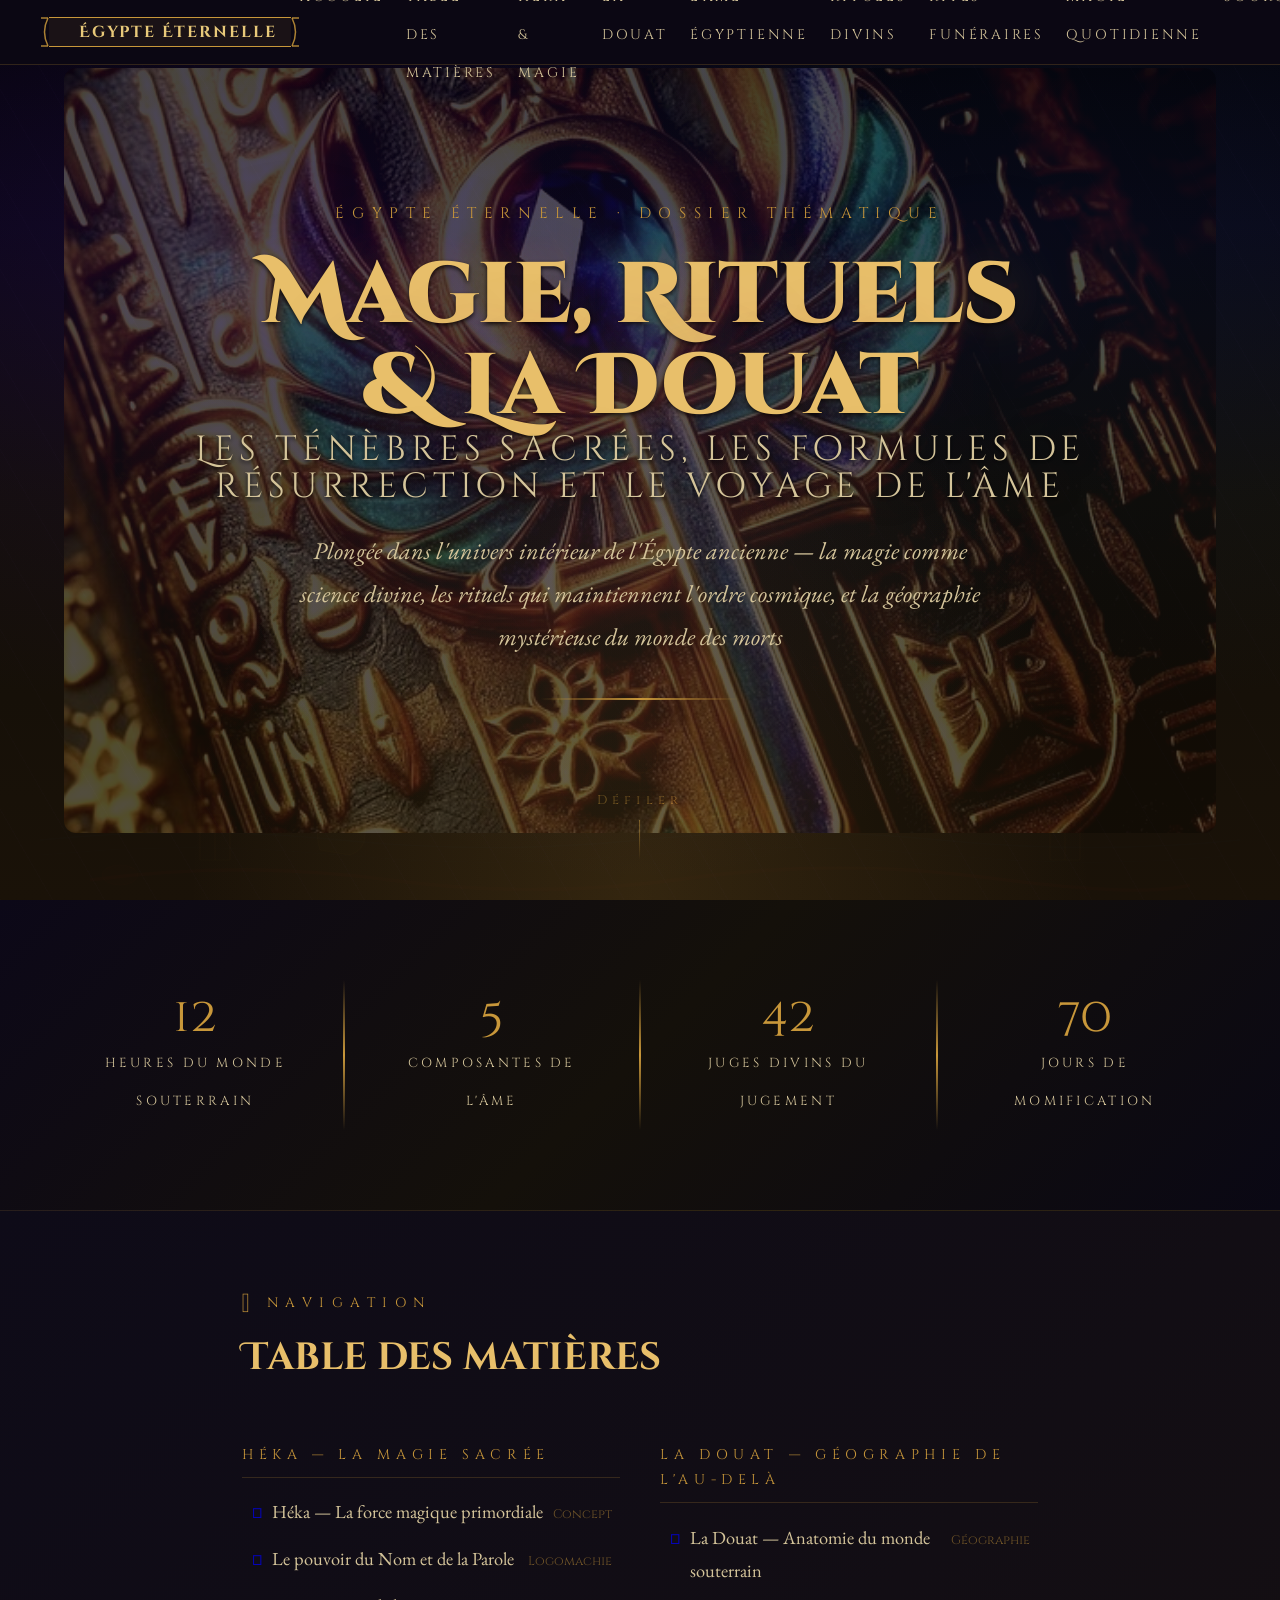
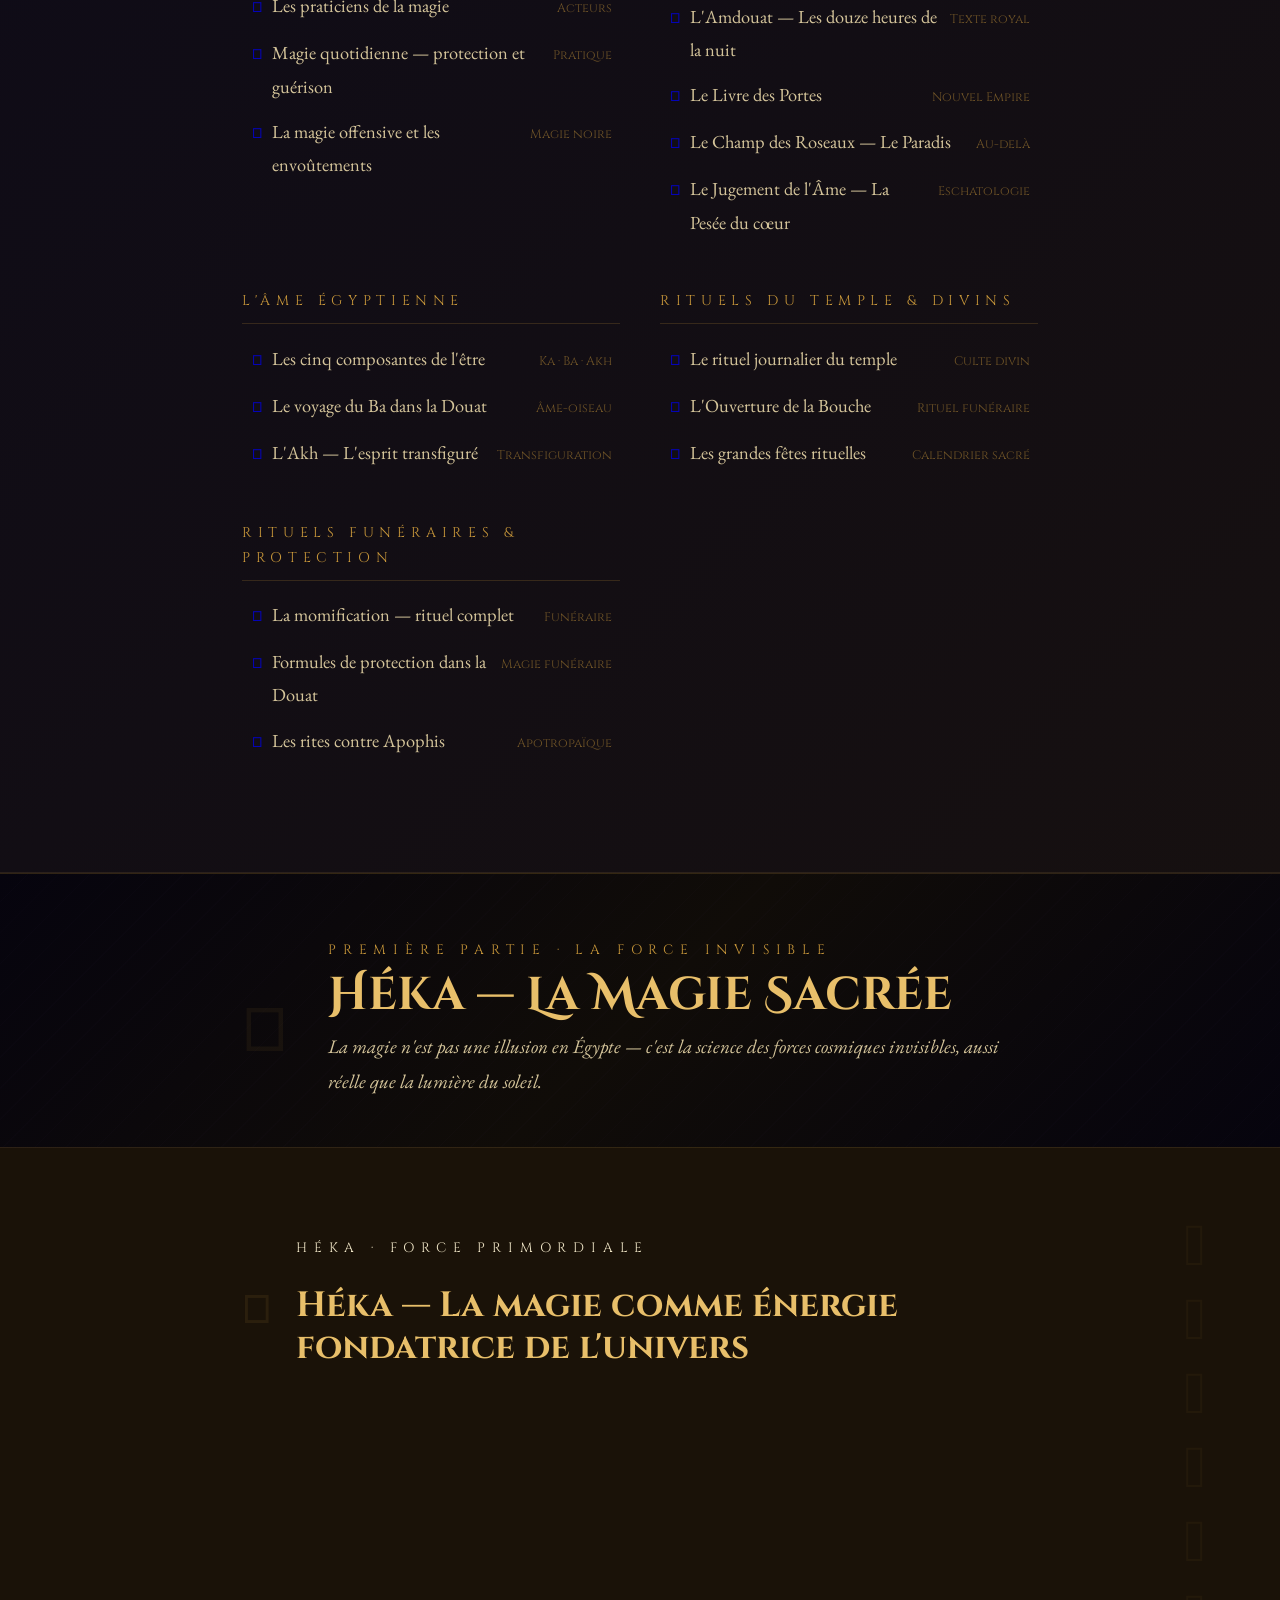
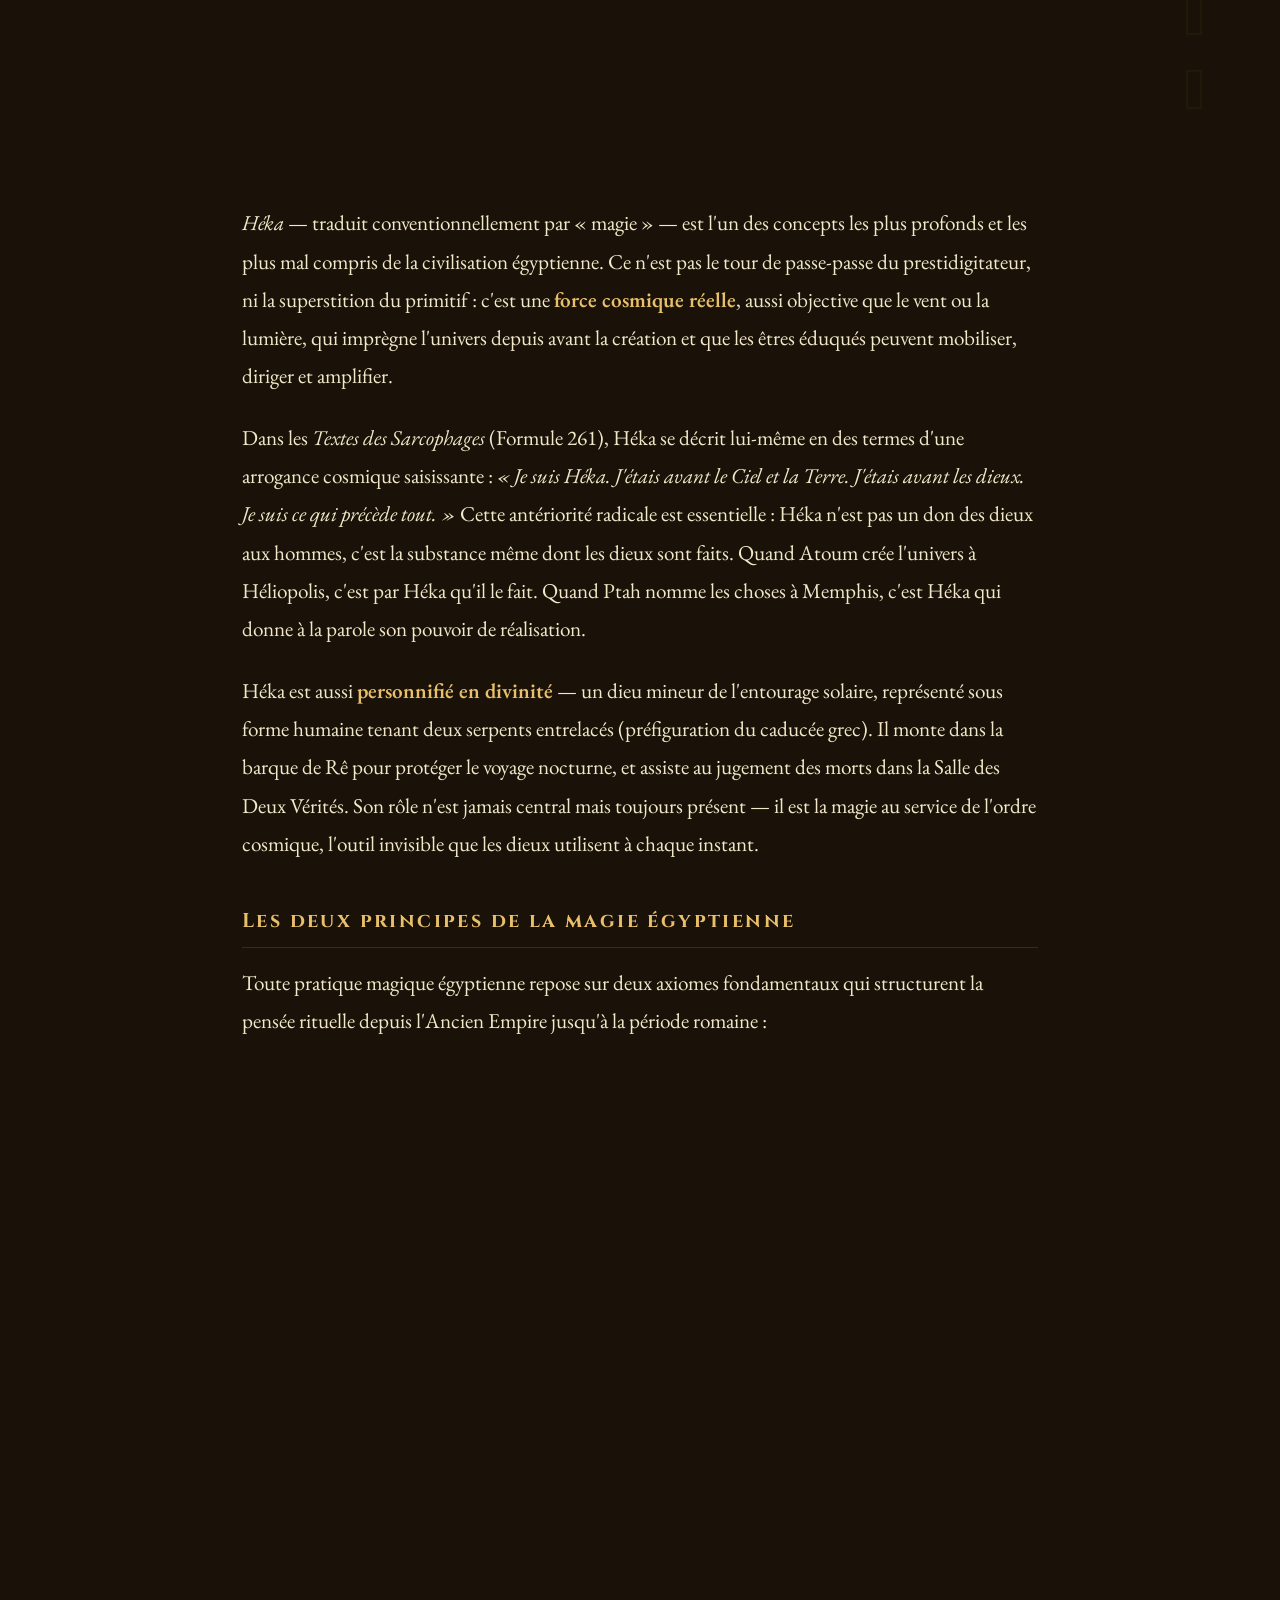
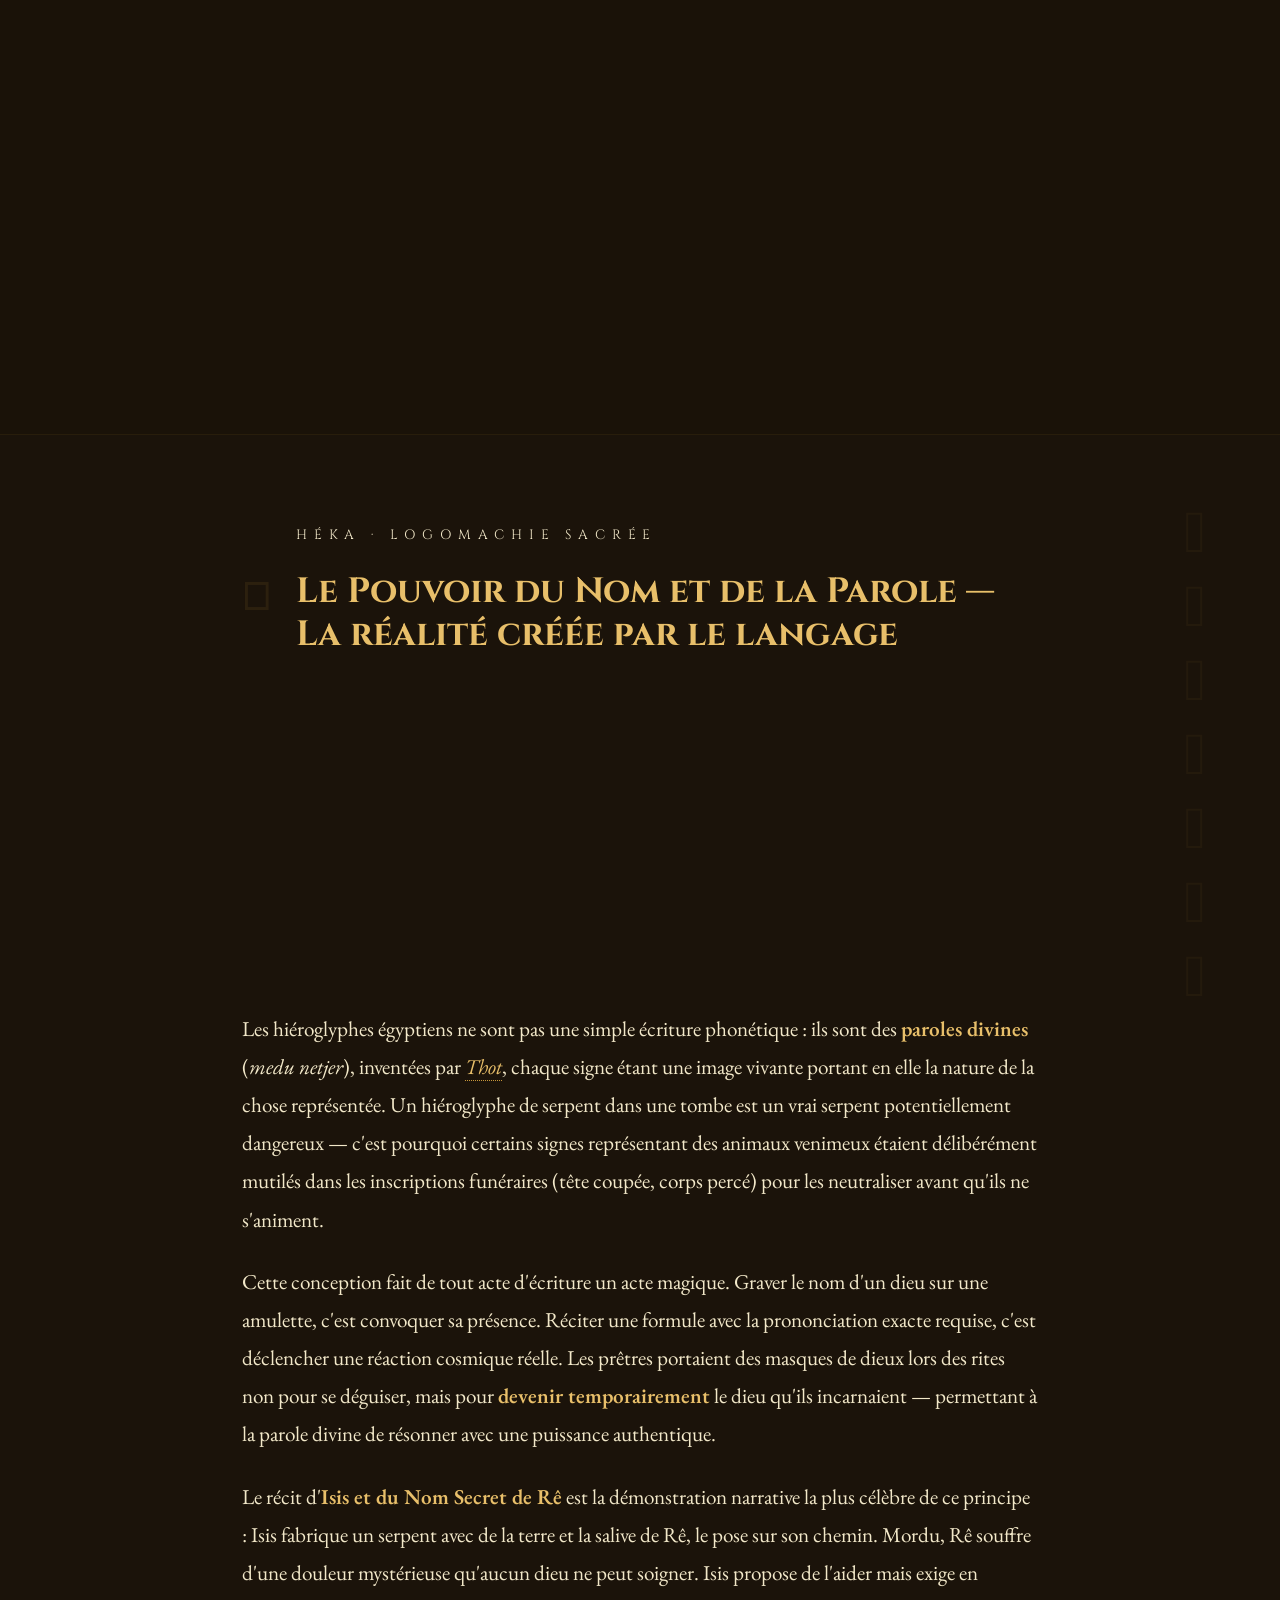
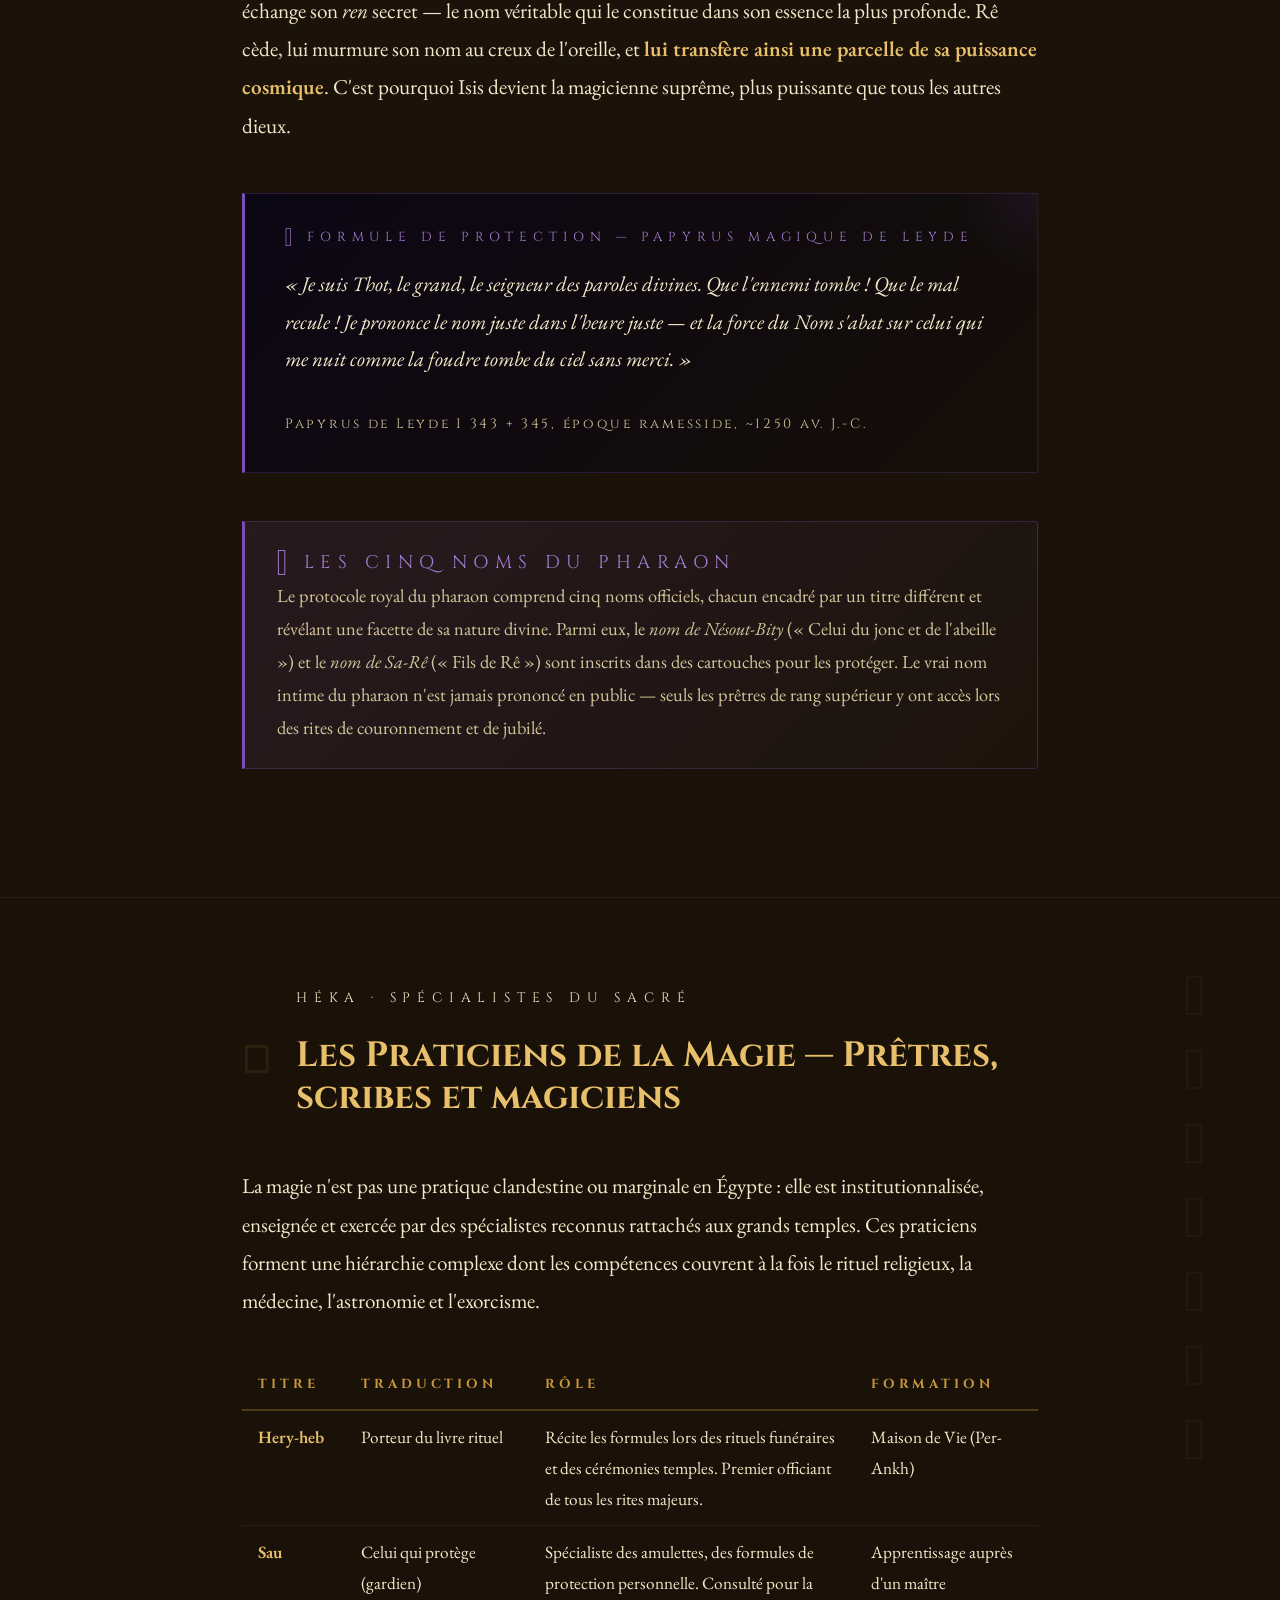
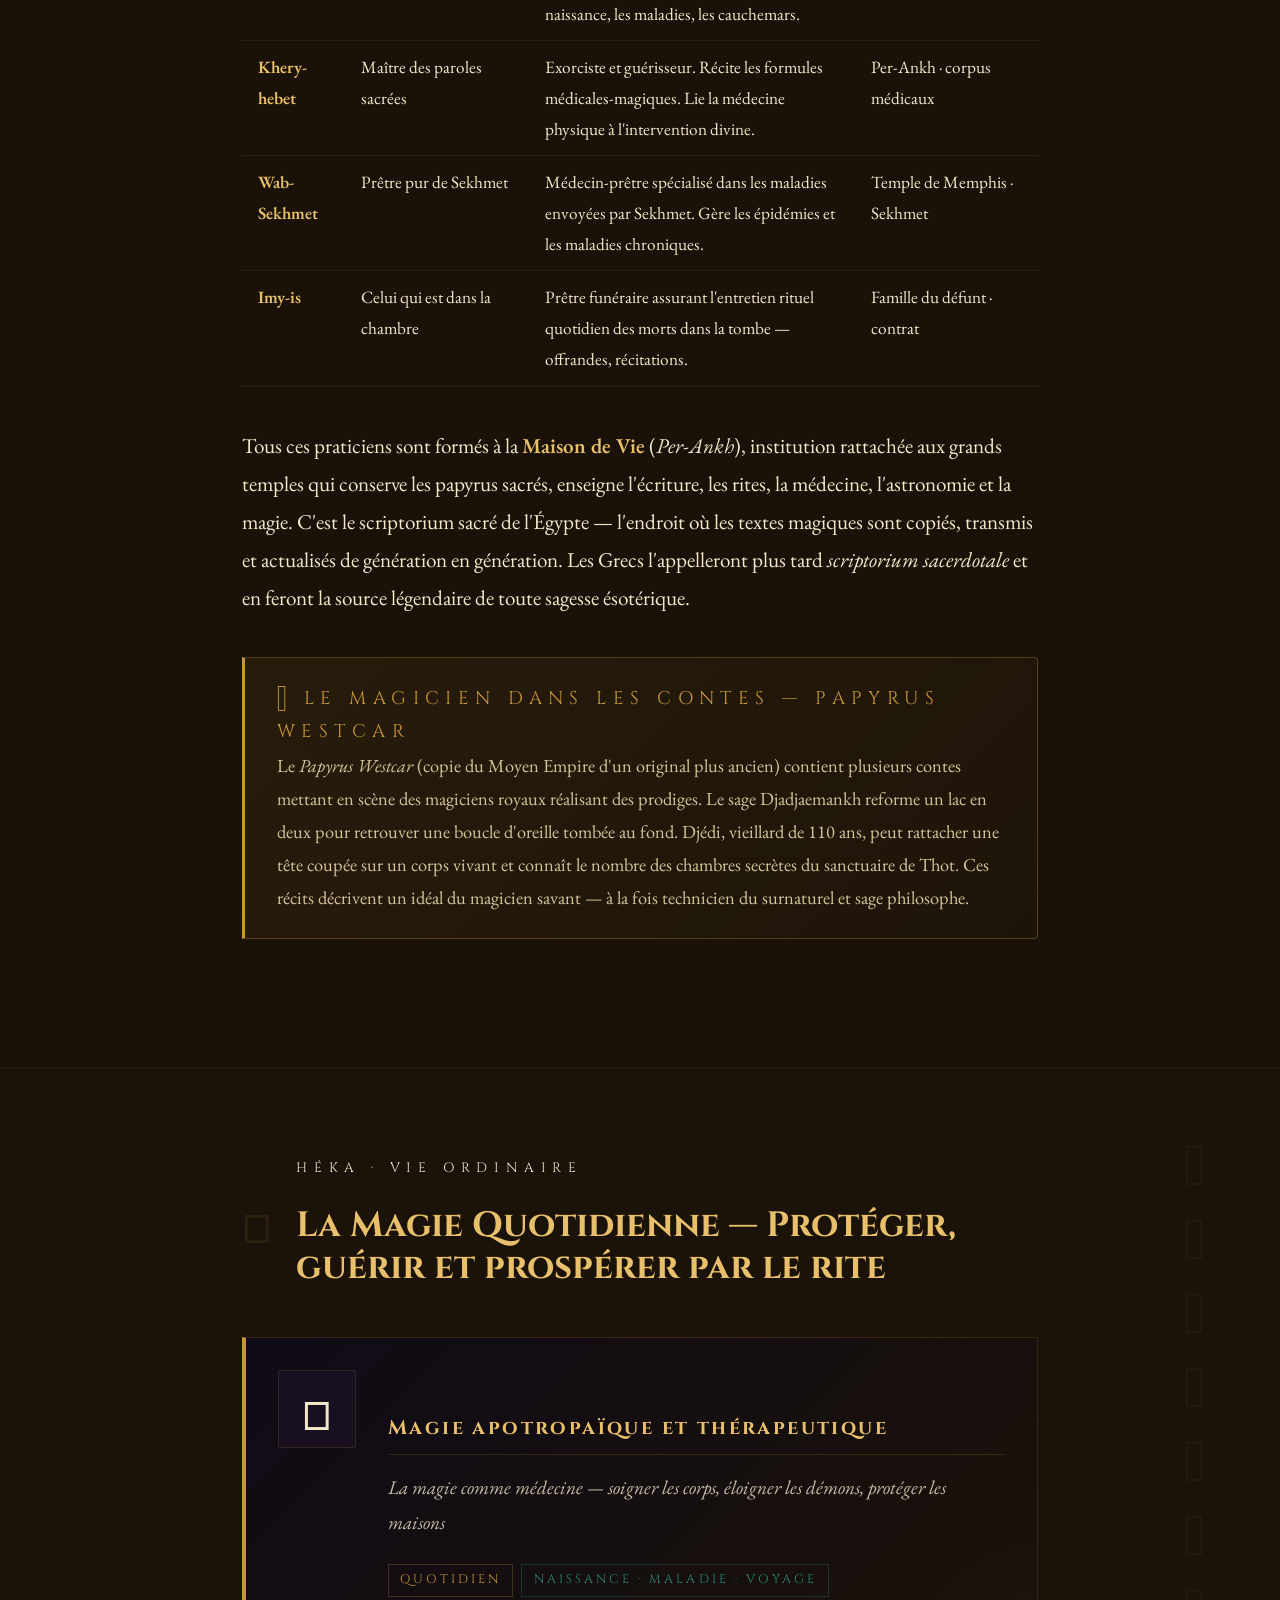
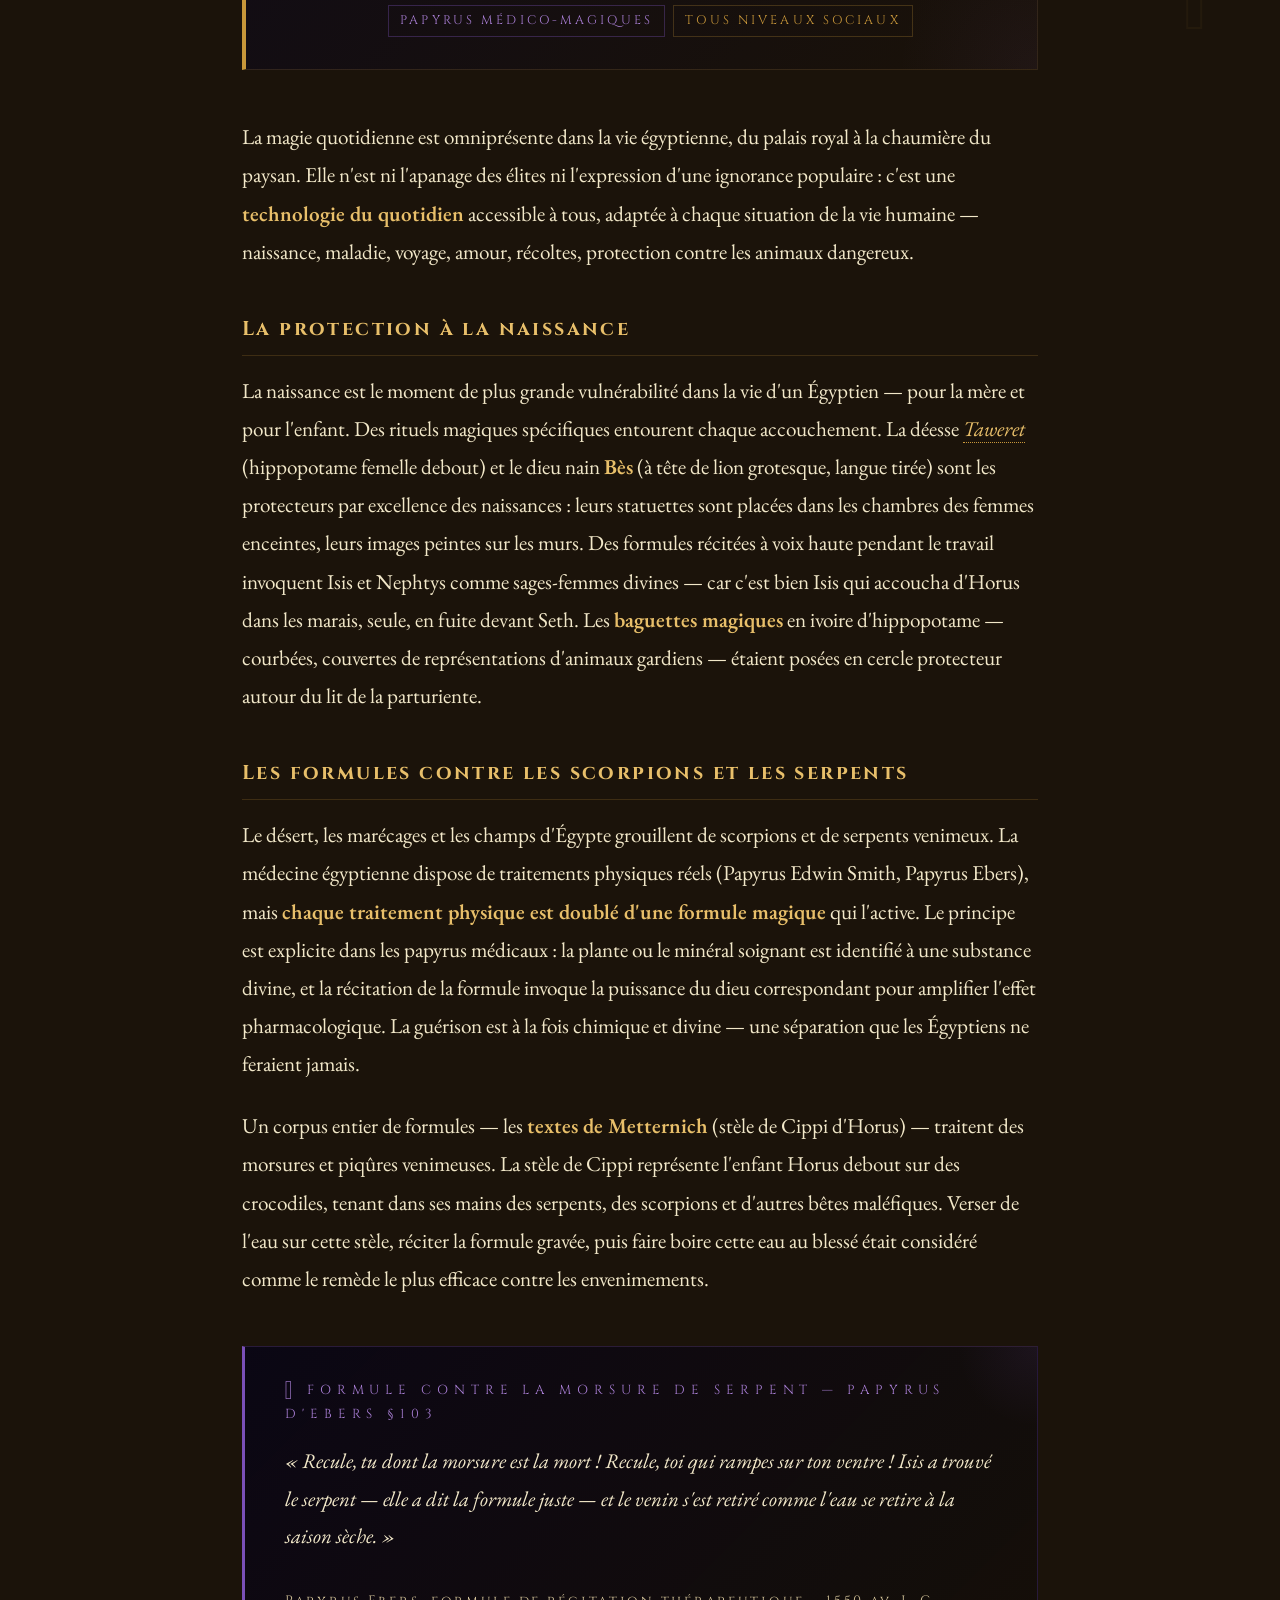
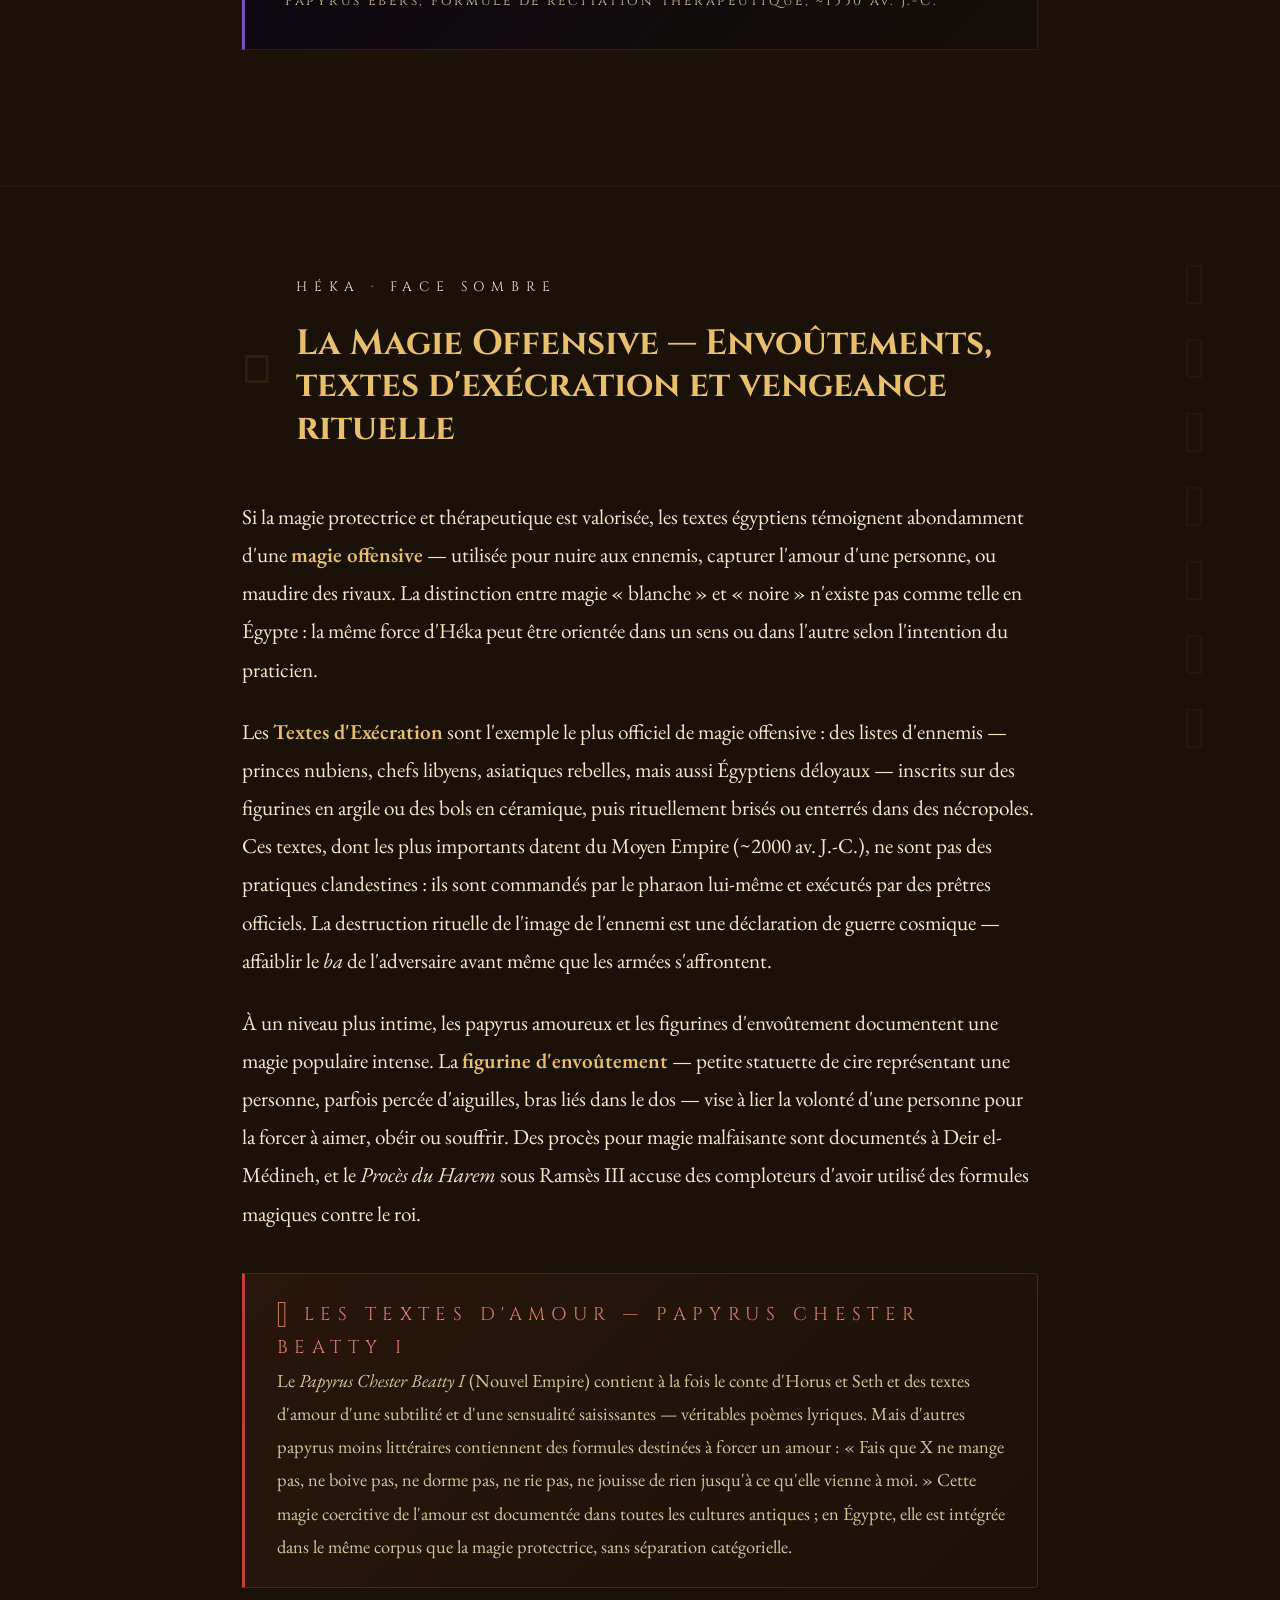
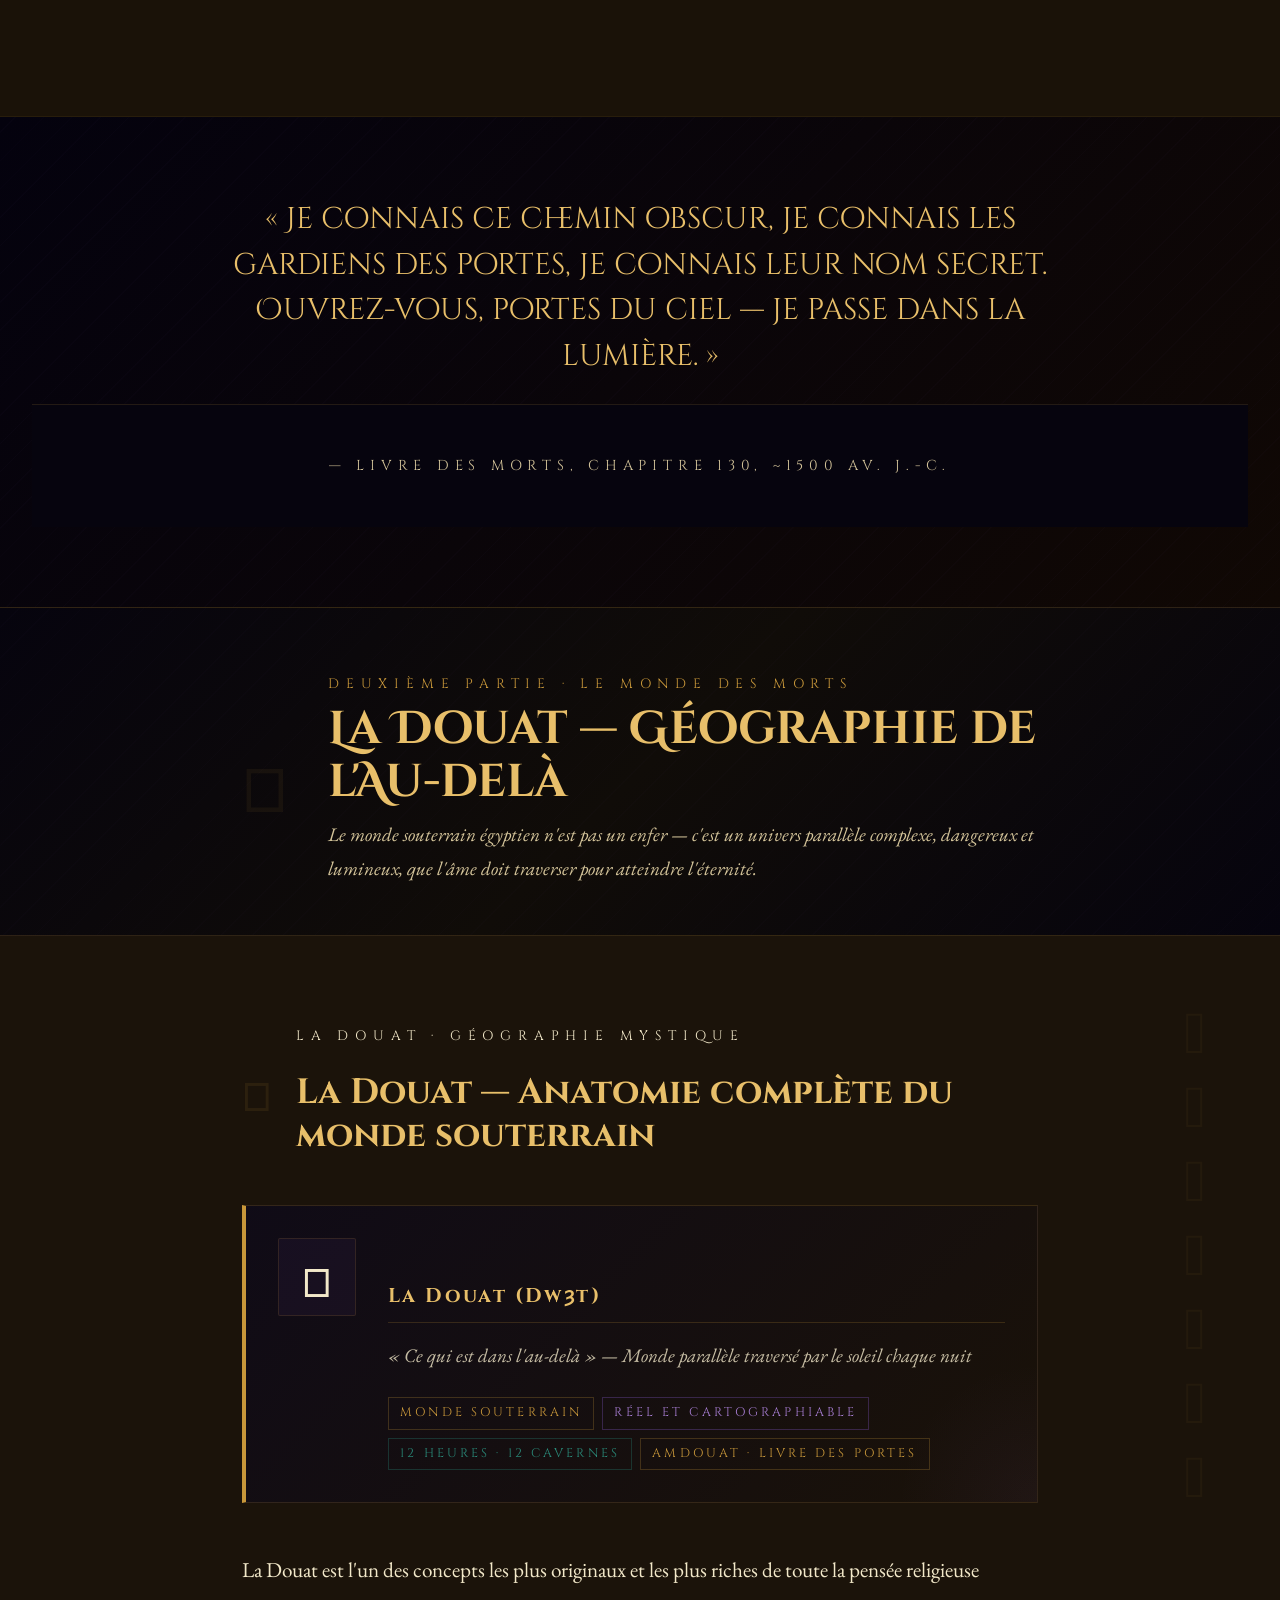
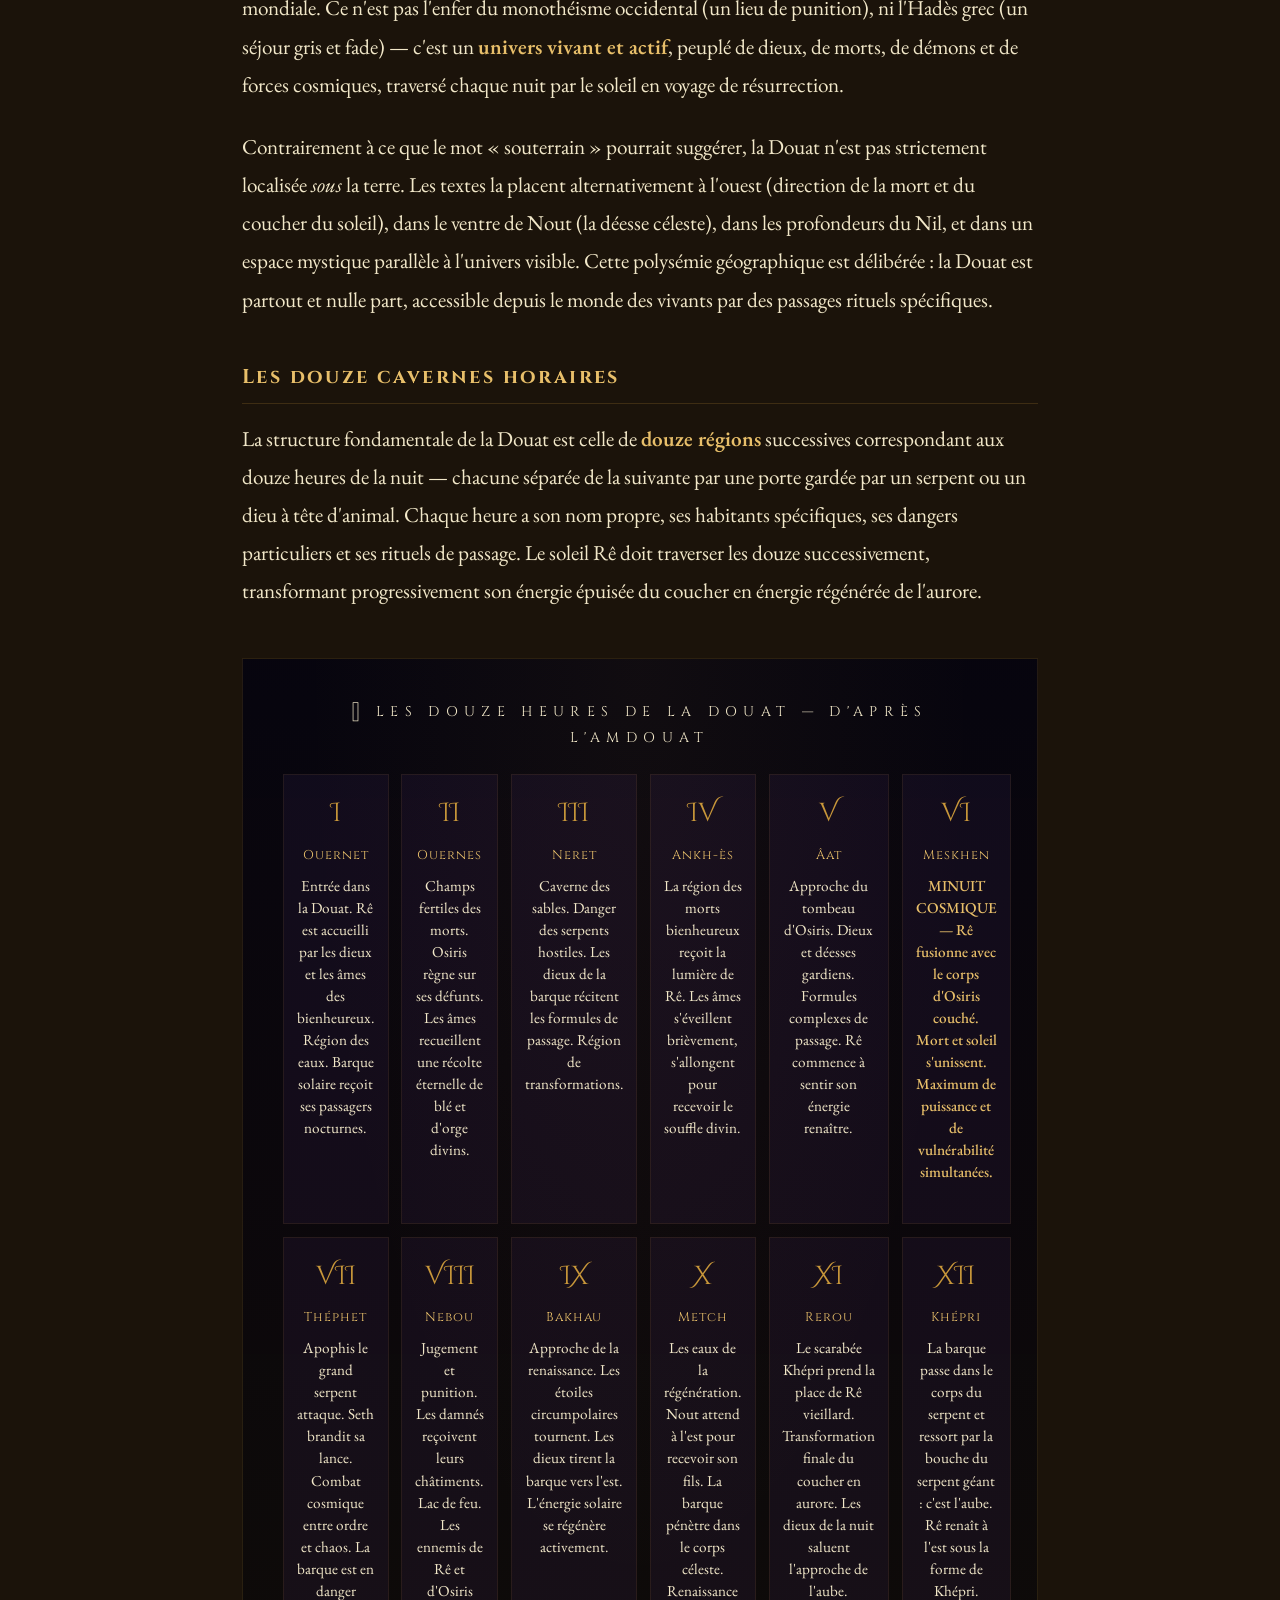
<file: egypte-magie-rituels.html>
<!doctype html>
<html lang="fr">
  <head>
    <meta charset="UTF-8" />
    <meta name="viewport" content="width=device-width, initial-scale=1.0" />
    <meta name="referrer" content="strict-origin-when-cross-origin" />
    <title>Magie, Rituels & La Douat — Égypte Éternelle</title>
    <meta name="description" content="Initiez-vous à la magie heka, aux rituels funéraires et au voyage de l'âme dans la Douat, le monde souterrain égyptien.">
    <link rel="preconnect" href="https://fonts.googleapis.com" />
    <link rel="canonical" href="https://phil83470.github.io/egypte-eternelle/egypte-magie-rituels.html" />
    <meta property="og:type" content="website">
    <meta property="og:site_name" content="Égypte Éternelle">
    <meta property="og:title" content="Magie, Rituels & La Douat — Égypte Éternelle">
    <meta property="og:description" content="Initiez-vous à la magie heka, aux rituels funéraires et au voyage de l'âme dans la Douat, le monde souterrain égyptien.">
    <meta property="og:url" content="https://phil83470.github.io/egypte-eternelle/egypte-magie-rituels.html">
    <meta property="og:image" content="https://phil83470.github.io/egypte-eternelle/images/images/vue-pyramides.jpg">
    <meta name="twitter:card" content="summary_large_image">
    <link
      href="https://fonts.googleapis.com/css2?family=Cinzel+Decorative:wght@400;700;900&family=Cinzel:wght@400;600;700&family=EB+Garamond:ital,wght@0,400;0,500;1,400;1,500&display=swap"
      rel="stylesheet"
    />
    <style>
      :root {
        --or: #c8973a;
        --or-clair: #e8bf6a;
        --or-profond: #8b6420;
        --sable: #f2e8c9;
        --sable-fonce: #d4c49a;
        --noir-nil: #1a1208;
        --brun-papyrus: #6b4f2a;
        --rouge: #8b2e1a;
        --rouge-clair: #c04030;
        --bleu-lapis: #1a3a5c;
        --bleu-clair: #4a7fa8;
        --turquoise: #2a8b7a;
        --violet: #2a1050;
        --violet-clair: #7a50b8;
        --violet-doux: #a87ed4;
      }

      * {
        margin: 0;
        padding: 0;
        box-sizing: border-box;
      }
      html {
        scroll-behavior: auto;
      }
      body {
        background-color: var(--noir-nil);
        color: var(--sable);
        font-family: "EB Garamond", Georgia, serif;
        font-size: calc(18px + 0.2rem);
        line-height: 1.8;
        overflow-x: hidden;
      }

      /* ═══ HERO ═══ */
      .hero {
        position: relative;
        min-height: 100vh;
        display: flex;
        flex-direction: column;
        align-items: center;
        justify-content: center;
        text-align: center;
        overflow: hidden;
        background:
          radial-gradient(
            ellipse at 50% 100%,
            rgba(200, 151, 58, 0.15) 0%,
            transparent 50%
          ),
          radial-gradient(
            ellipse at 20% 30%,
            rgba(42, 16, 80, 0.35) 0%,
            transparent 50%
          ),
          radial-gradient(
            ellipse at 80% 30%,
            rgba(26, 58, 92, 0.2) 0%,
            transparent 50%
          ),
          radial-gradient(
            ellipse at 50% 60%,
            rgba(122, 80, 184, 0.08) 0%,
            transparent 45%
          ),
          linear-gradient(
            180deg,
            #030208 0%,
            #080514 25%,
            #120e08 55%,
            #1a1208 100%
          );
      }
      .hero::before {
        content: "";
        position: absolute;
        inset: 0;
        background: repeating-linear-gradient(
          60deg,
          rgba(122, 80, 184, 0.015) 0px,
          rgba(122, 80, 184, 0.015) 1px,
          transparent 1px,
          transparent 45px
        );
      }

      .stars {
        position: absolute;
        top: 0;
        left: 0;
        right: 0;
        height: 65%;
        overflow: hidden;
      }
      .star {
        position: absolute;
        border-radius: 50%;
        animation: twinkle var(--dur, 3s) ease-in-out infinite;
        opacity: 0;
      }
      @keyframes twinkle {
        0%,
        100% {
          opacity: 0;
        }
        50% {
          opacity: var(--op, 0.7);
        }
      }

      .hero-scene {
        position: absolute;
        bottom: 0;
        left: 50%;
        transform: translateX(-50%);
        width: 100%;
        max-width: 1200px;
        opacity: 0.11;
      }

      .hero-content {
        position: relative;
        z-index: 2;
        padding: 2rem;
      }
      @keyframes fadeUp {
        from {
          opacity: 0;
          transform: translateY(30px);
        }
        to {
          opacity: 1;
          transform: translateY(0);
        }
      }

      /* Hero Image Adjustment */
      .hero-background {
        position: absolute;
        inset: 0;
        z-index: 1;
        opacity: 0.25;
      
        display: flex;
        align-items: center;
        justify-content: center;
      }

      .hero-background img {
        width: 90vw;
        height: 85vh;
        object-fit: cover;
        filter: sepia(30%) contrast(110%);
      
        border-radius: 12px;
      }
      .hero-eyebrow {
        font-family: "Cinzel", serif;
        font-size: 0.95rem;
        letter-spacing: 0.5em;
        text-transform: uppercase;
        color: var(--or);
        margin-bottom: 1.5rem;
        animation: fadeUp 1.4s 0.2s ease both;
      }
      .hero-title {
        font-family: "Cinzel Decorative", serif;
        font-size: clamp(2.4rem, calc(6.5vw + 0.2rem), 6rem);
        font-weight: 900;
        line-height: 1.05;
        color: var(--or-clair);
        text-shadow:
          0 0 120px rgba(122, 80, 184, 0.3),
          0 0 60px rgba(200, 151, 58, 0.3),
          0 2px 4px rgba(0, 0, 0, 0.9);
        margin-bottom: 0.5rem;
        animation: fadeUp 1.4s 0.4s ease both;
      }
      .hero-title span {
        display: block;
        font-size: 0.4em;
        color: var(--sable-fonce);
        letter-spacing: 0.14em;
        font-weight: 400;
      }
      .hero-subtitle {
        font-family: "EB Garamond", serif;
        font-style: italic;
        font-size: clamp(1.2rem, calc(2vw + 0.2rem), 1.5rem);
        color: var(--sable-fonce);
        max-width: 680px;
        margin: 1.5rem auto 2.5rem;
        animation: fadeUp 1.4s 0.6s ease both;
      }
      .hero-divider {
        width: 200px;
        height: 2px;
        background: linear-gradient(90deg, transparent, var(--or), transparent);
        margin: 0 auto;
        animation: fadeUp 1.4s 0.8s ease both;
      }
      .scroll-hint {
        position: absolute;
        bottom: 2.5rem;
        left: 50%;
        transform: translateX(-50%);
        display: flex;
        flex-direction: column;
        align-items: center;
        gap: 0.5rem;
        font-family: "Cinzel", serif;
        font-size: 0.8rem;
        letter-spacing: 0.4em;
        color: var(--or);
        opacity: 0.7;
        animation: scrollBounce 2s ease-in-out infinite;
      }
      .scroll-hint::after {
        content: "";
        width: 1px;
        height: 40px;
        background: linear-gradient(to bottom, var(--or), transparent);
      }
      @keyframes scrollBounce {
        0%,
        100% {
          transform: translateX(-50%) translateY(0);
        }
        50% {
          transform: translateX(-50%) translateY(6px);
        }
      }

      /* ═══ NAV ═══ */
      nav.main-nav {
        position: fixed;
        left: 0;
        right: 0;
        width: 100%;
        top: 0;
        z-index: 100;
        background: rgba(12, 8, 20, 0.97);
        backdrop-filter: blur(14px);
        border-bottom: 1px solid rgba(200, 151, 58, 0.2);
        padding: 0 2rem;
      }
      .nav-inner {
        max-width: 1200px;
        margin: 0 auto;
        display: flex;
        align-items: center;
        justify-content: space-between;
        height: 64px;
      }
      .nav-logo {
        font-family: "Cinzel Decorative", serif;
        font-size: 1.2rem;
        color: var(--or);
        text-decoration: none;
        letter-spacing: 0.08em;
      }
      .nav-links {
        display: flex;
        gap: 1.4rem;
        list-style: none;
      }
      .nav-links a {
        font-family: "Cinzel", serif;
        font-size: 0.87rem;
        letter-spacing: 0.2em;
        text-transform: uppercase;
        color: var(--sable-fonce);
        text-decoration: none;
        transition: color 0.3s;
      }
      .nav-links a:hover {
        color: var(--or-clair);
      }

      /* ═══ LAYOUT ═══ */
      .container {
        max-width: 860px;
        margin: 0 auto;
        padding: 0 2rem;
      }
      .container-wide {
        max-width: 1200px;
        margin: 0 auto;
        padding: 0 2rem;
      }

      /* ═══ STATS BAND ═══ */
      .intro-band {
        background: linear-gradient(
          135deg,
          #0c0818 0%,
          #14100a 50%,
          #0a0814 100%
        );
        padding: 5rem 0;
        border-bottom: 1px solid rgba(200, 151, 58, 0.15);
      }
      .intro-grid {
        display: grid;
        grid-template-columns: 1fr 2px 1fr 2px 1fr 2px 1fr;
        gap: 1.5rem;
        align-items: start;
      }
      .intro-stat {
        text-align: center;
        padding: 0.8rem;
      }
      .stat-number {
        font-family: "Cinzel Decorative", serif;
        font-size: 3rem;
        color: var(--or);
        line-height: 1;
        display: block;
      }
      .stat-label {
        font-family: "Cinzel", serif;
        font-size: 0.82rem;
        letter-spacing: 0.25em;
        text-transform: uppercase;
        color: var(--sable-fonce);
        margin-top: 0.5rem;
      }
      .intro-divider-v {
        background: linear-gradient(
          to bottom,
          transparent,
          var(--or),
          transparent
        );
        align-self: stretch;
        min-height: 70px;
      }

      /* ═══ TOC ═══ */
      .toc-section {
        background: linear-gradient(135deg, #0e0b18 0%, #161010 100%);
        padding: 5rem 0;
        border-bottom: 1px solid rgba(200, 151, 58, 0.15);
      }
      .toc-header {
        font-family: "Cinzel", serif;
        font-size: 0.85rem;
        letter-spacing: 0.55em;
        text-transform: uppercase;
        color: var(--or);
        margin-bottom: 0.5rem;
      }
      .toc-title {
        font-family: "Cinzel Decorative", serif;
        font-size: clamp(1.7rem, calc(3vw + 0.2rem), 2.4rem);
        color: var(--or-clair);
        margin-bottom: 2.5rem;
      }
      .toc-grid {
        display: grid;
        grid-template-columns: repeat(auto-fill, minmax(270px, 1fr));
        gap: 0.4rem 2.5rem;
      }
      .toc-era {
        margin-bottom: 1.8rem;
      }
      .toc-era-title {
        font-family: "Cinzel", serif;
        font-size: 0.88rem;
        letter-spacing: 0.4em;
        text-transform: uppercase;
        color: var(--or);
        padding: 0.6rem 0;
        border-bottom: 1px solid rgba(200, 151, 58, 0.2);
        margin-bottom: 0.6rem;
      }
      .toc-link {
        display: flex;
        align-items: baseline;
        gap: 0.6rem;
        padding: 0.3rem 0.5rem;
        text-decoration: none;
        border-left: 2px solid transparent;
        transition: all 0.2s;
        border-radius: 0 2px 2px 0;
      }
      .toc-link:hover {
        border-left-color: var(--or);
        background: rgba(200, 151, 58, 0.04);
        padding-left: 1rem;
      }
      .toc-glyph {
        font-size: 1.3rem;
        flex-shrink: 0;
        opacity: 0.75;
      }
      .toc-name {
        font-family: "EB Garamond", serif;
        font-size: 1.15rem;
        color: var(--sable-fonce);
      }
      .toc-type {
        font-family: "Cinzel", serif;
        font-size: 0.78rem;
        color: var(--or);
        opacity: 0.5;
        margin-left: auto;
        flex-shrink: 0;
        white-space: nowrap;
      }

      /* ═══ CATEGORY HEADER ═══ */
      .cat-header {
        background: linear-gradient(
          135deg,
          #06040e 0%,
          #100c08 50%,
          #06040e 100%
        );
        padding: 4rem 0 3rem;
        border-top: 1px solid rgba(200, 151, 58, 0.2);
        border-bottom: 1px solid rgba(200, 151, 58, 0.2);
        position: relative;
        overflow: hidden;
      }
      .cat-header::before {
        content: "";
        position: absolute;
        inset: 0;
        background: repeating-linear-gradient(
          -45deg,
          rgba(122, 80, 184, 0.015) 0px,
          rgba(122, 80, 184, 0.015) 1px,
          transparent 1px,
          transparent 22px
        );
      }
      .cat-header-inner {
        position: relative;
        z-index: 1;
        max-width: 860px;
        margin: 0 auto;
        padding: 0 2rem;
        display: flex;
        align-items: center;
        gap: 2.5rem;
      }
      .cat-glyph {
        font-size: 5.7rem;
        color: rgba(200, 151, 58, 0.07);
        line-height: 1;
        flex-shrink: 0;
      }
      .cat-label {
        font-family: "Cinzel", serif;
        font-size: 0.85rem;
        letter-spacing: 0.5em;
        text-transform: uppercase;
        color: var(--or);
        margin-bottom: 0.4rem;
      }
      .cat-name {
        font-family: "Cinzel Decorative", serif;
        font-size: clamp(1.7rem, calc(3.5vw + 0.2rem), 2.9rem);
        color: var(--or-clair);
        line-height: 1.15;
        margin-bottom: 0.5rem;
      }
      .cat-desc {
        font-family: "EB Garamond", serif;
        font-style: italic;
        color: var(--sable-fonce);
        font-size: 1.2rem;
      }

      /* ═══ SECTION MARKER ═══ */
      .section-marker {
        display: flex;
        align-items: center;
        gap: 1.5rem;
        margin-bottom: 3rem;
      }
      .marker-glyph {
        font-size: 3.7rem;
        color: rgba(200, 151, 58, 0.1);
        flex-shrink: 0;
        line-height: 1;
      }
      .marker-text {
        flex: 1;
      }
      .marker-eyebrow {
        font-family: "Cinzel", serif;
        font-size: 0.85rem;
        letter-spacing: 0.5em;
        text-transform: uppercase;
        color: var(--or);
        margin-bottom: 0.4rem;
      }
      .marker-title {
        font-family: "Cinzel", serif;
        font-size: clamp(1.5rem, calc(3vw + 0.2rem), 2.2rem);
        color: var(--or-clair);
        line-height: 1.2;
      }

      /* ═══ ARTICLE SECTIONS ═══ */
      .article-section {
        padding: 5.5rem 0;
        border-bottom: 1px solid rgba(200, 151, 58, 0.08);
        position: relative;
      }
      .article-section:nth-child(even) {
        background: rgba(122, 80, 184, 0.012);
      }

      .hiero-deco {
        position: absolute;
        right: 2rem;
        top: 4rem;
        font-size: 3.7rem;
        opacity: 0.05;
        writing-mode: vertical-rl;
        letter-spacing: 0.5rem;
        color: var(--or);
        user-select: none;
        font-family: serif;
      }

      /* ═══ SUBJECT CARD ═══ */
      .subject-card {
        display: flex;
        gap: 2rem;
        align-items: flex-start;
        margin-bottom: 3rem;
        padding: 2rem;
        background: linear-gradient(
          135deg,
          rgba(14, 10, 24, 0.9),
          rgba(26, 18, 8, 0.88)
        );
        border: 1px solid rgba(200, 151, 58, 0.18);
        border-left: 4px solid var(--or);
        position: relative;
        overflow: hidden;
      }
      .subject-card::after {
        content: "";
        position: absolute;
        bottom: 0;
        right: 0;
        width: 140px;
        height: 140px;
        background: radial-gradient(
          circle at bottom right,
          rgba(122, 80, 184, 0.07),
          transparent 70%
        );
      }
      .subject-icon {
        font-size: 3.7rem;
        flex-shrink: 0;
        width: 78px;
        height: 78px;
        display: flex;
        align-items: center;
        justify-content: center;
        background: rgba(122, 80, 184, 0.07);
        border: 1px solid rgba(200, 151, 58, 0.15);
        border-radius: 2px;
      }
      .subject-meta {
        flex: 1;
      }
      .subject-name {
        font-family: "Cinzel", serif;
        font-size: clamp(1.3rem, calc(2.5vw + 0.2rem), 1.75rem);
        color: var(--or-clair);
        margin-bottom: 0.25rem;
      }
      .subject-subtitle {
        font-family: "EB Garamond", serif;
        font-style: italic;
        font-size: 1.2rem;
        color: var(--sable-fonce);
        opacity: 0.8;
        margin-bottom: 0.7rem;
      }
      .subject-tags {
        display: flex;
        flex-wrap: wrap;
        gap: 0.5rem;
      }
      .tag {
        font-family: "Cinzel", serif;
        font-size: 0.78rem;
        letter-spacing: 0.25em;
        text-transform: uppercase;
        padding: 0.25rem 0.7rem;
        border: 1px solid rgba(200, 151, 58, 0.25);
        color: var(--or);
      }
      .tag-blue {
        border-color: rgba(74, 127, 168, 0.3);
        color: var(--bleu-clair);
      }
      .tag-green {
        border-color: rgba(42, 139, 122, 0.3);
        color: var(--turquoise);
      }
      .tag-violet {
        border-color: rgba(122, 80, 184, 0.35);
        color: var(--violet-doux);
      }
      .tag-red {
        border-color: rgba(192, 64, 48, 0.3);
        color: #d4826a;
      }

      /* ═══ TEXT ═══ */
      .article-section p {
        margin-bottom: 1.5rem;
        color: var(--sable);
      }
      .article-section h3 {
        font-family: "Cinzel", serif;
        font-size: 1.25rem;
        color: var(--or-clair);
        letter-spacing: 0.12em;
        margin: 2.5rem 0 1rem;
        padding-bottom: 0.5rem;
        border-bottom: 1px solid rgba(200, 151, 58, 0.2);
      }
      strong {
        color: var(--or-clair);
        font-weight: 600;
      }
      .internal-link {
        color: var(--or-clair);
        text-decoration: none;
        border-bottom: 1px dotted var(--or);
        transition: all 0.2s;
        font-style: italic;
      }
      .internal-link:hover {
        color: var(--or);
        border-bottom-style: solid;
      }

      /* ═══ PULL QUOTE ═══ */
      .pull-quote {
        border-left: 3px solid var(--or);
        padding: 1.5rem 2rem;
        margin: 3rem 0;
        background: rgba(200, 151, 58, 0.04);
        position: relative;
      }
      .pull-quote::before {
        content: "❝";
        position: absolute;
        top: -1rem;
        left: 1.5rem;
        font-size: 3.2rem;
        color: var(--or);
        opacity: 0.4;
        line-height: 1;
      }
      .pull-quote p {
        font-style: italic;
        font-size: 1.4rem;
        color: var(--or-clair);
        line-height: 1.7;
      }
      .pull-quote cite {
        display: block;
        margin-top: 0.8rem;
        font-family: "Cinzel", serif;
        font-size: 0.9rem;
        letter-spacing: 0.25em;
        color: var(--sable-fonce);
        font-style: normal;
      }

      /* ═══ INFO BOXES ═══ */
      .info-box {
        background: linear-gradient(
          135deg,
          rgba(26, 58, 92, 0.15),
          rgba(26, 58, 92, 0.05)
        );
        border: 1px solid rgba(74, 127, 168, 0.25);
        border-left: 3px solid var(--bleu-clair);
        padding: 1.5rem 2rem;
        margin: 2.5rem 0;
        border-radius: 0 4px 4px 0;
      }
      .info-box-title {
        font-family: "Cinzel", serif;
        font-size: 0.9rem;
        letter-spacing: 0.35em;
        text-transform: uppercase;
        color: var(--bleu-clair);
        margin-bottom: 0.8rem;
      }
      .info-box p {
        font-size: 1.15rem;
        color: var(--sable-fonce);
        margin-bottom: 0 !important;
      }
      .ib-or {
        background: linear-gradient(
          135deg,
          rgba(200, 151, 58, 0.08),
          rgba(200, 151, 58, 0.02)
        );
        border-color: rgba(200, 151, 58, 0.3);
        border-left-color: var(--or);
      }
      .ib-or .info-box-title {
        color: var(--or);
      }
      .ib-violet {
        background: linear-gradient(
          135deg,
          rgba(122, 80, 184, 0.12),
          rgba(122, 80, 184, 0.02)
        );
        border-color: rgba(122, 80, 184, 0.28);
        border-left-color: var(--violet-clair);
      }
      .ib-violet .info-box-title {
        color: var(--violet-doux);
      }
      .ib-green {
        background: linear-gradient(
          135deg,
          rgba(42, 139, 122, 0.12),
          rgba(42, 139, 122, 0.02)
        );
        border-color: rgba(42, 139, 122, 0.25);
        border-left-color: var(--turquoise);
      }
      .ib-green .info-box-title {
        color: var(--turquoise);
      }
      .ib-red {
        background: linear-gradient(
          135deg,
          rgba(139, 46, 26, 0.14),
          rgba(139, 46, 26, 0.02)
        );
        border-color: rgba(192, 64, 48, 0.3);
        border-left-color: var(--rouge-clair);
      }
      .ib-red .info-box-title {
        color: #d4826a;
      }

      /* ═══ DUAT MAP ═══ */
      .duat-map {
        margin: 3rem 0;
        background: linear-gradient(
          180deg,
          rgba(6, 4, 14, 0.95),
          rgba(14, 10, 8, 0.9)
        );
        border: 1px solid rgba(200, 151, 58, 0.15);
        padding: 2.5rem;
        position: relative;
        overflow: hidden;
      }
      .duat-map::before {
        content: "";
        position: absolute;
        inset: 0;
        background: radial-gradient(
          ellipse at 50% 0%,
          rgba(200, 151, 58, 0.05),
          transparent 60%
        );
      }
      .duat-title {
        font-family: "Cinzel", serif;
        font-size: 0.88rem;
        letter-spacing: 0.45em;
        text-transform: uppercase;
        color: var(--or);
        margin-bottom: 2rem;
        text-align: center;
        position: relative;
        z-index: 1;
      }
      .duat-hours {
        display: grid;
        grid-template-columns: repeat(6, 1fr);
        gap: 0.8rem;
        position: relative;
        z-index: 1;
      }
      .duat-hour {
        background: rgba(122, 80, 184, 0.08);
        border: 1px solid rgba(200, 151, 58, 0.1);
        padding: 1rem 0.8rem;
        text-align: center;
        transition: all 0.3s;
        cursor: default;
      }
      .duat-hour:hover {
        background: rgba(122, 80, 184, 0.18);
        border-color: rgba(200, 151, 58, 0.3);
        transform: scale(1.03);
      }
      .duat-hour-num {
        font-family: "Cinzel Decorative", serif;
        font-size: 1.6rem;
        color: var(--or);
        display: block;
        margin-bottom: 0.4rem;
      }
      .duat-hour-name {
        font-family: "Cinzel", serif;
        font-size: 0.8rem;
        color: var(--or-clair);
        letter-spacing: 0.08em;
        margin-bottom: 0.5rem;
        display: block;
      }
      .duat-hour-desc {
        font-size: 0.95rem;
        color: var(--sable-fonce);
        line-height: 1.45;
      }
      .duat-hour.midnight {
        border-color: rgba(200, 151, 58, 0.5);
        background: rgba(200, 151, 58, 0.07);
      }
      .duat-hour.midnight .duat-hour-num {
        color: var(--or-clair);
      }

      /* ═══ RITUAL STEPS ═══ */
      .ritual-flow {
        margin: 3rem 0;
        position: relative;
        padding-left: 2.5rem;
        border-left: 2px solid rgba(200, 151, 58, 0.2);
      }
      .ritual-step {
        margin-bottom: 2.2rem;
        position: relative;
      }
      .ritual-step::before {
        content: "";
        position: absolute;
        left: -3.1rem;
        top: 0.35rem;
        width: 14px;
        height: 14px;
        border-radius: 50%;
        background: var(--or);
        box-shadow: 0 0 12px rgba(200, 151, 58, 0.4);
      }
      .ritual-step-num {
        font-family: "Cinzel Decorative", serif;
        font-size: 0.9rem;
        color: var(--or);
        opacity: 0.7;
        display: block;
        margin-bottom: 0.2rem;
        letter-spacing: 0.2em;
      }
      .ritual-step-title {
        font-family: "Cinzel", serif;
        font-size: 1.1rem;
        color: var(--or-clair);
        letter-spacing: 0.1em;
        margin-bottom: 0.5rem;
      }
      .ritual-step p {
        font-size: 1.13rem;
        color: var(--sable-fonce);
        margin-bottom: 0 !important;
      }

      /* ═══ TWO-COL ═══ */
      .two-col {
        display: grid;
        grid-template-columns: 1fr 1fr;
        gap: 1.5rem;
        margin: 2.5rem 0;
      }
      .col-card {
        background: linear-gradient(
          145deg,
          rgba(14, 10, 24, 0.8),
          rgba(26, 18, 8, 0.85)
        );
        border: 1px solid rgba(200, 151, 58, 0.12);
        border-top: 3px solid var(--or-profond);
        padding: 1.5rem;
        transition: all 0.3s;
      }
      .col-card:hover {
        border-top-color: var(--or-clair);
        transform: translateY(-3px);
      }
      .col-card-icon {
        font-size: 2rem;
        margin-bottom: 0.6rem;
        display: block;
      }
      .col-card-title {
        font-family: "Cinzel", serif;
        font-size: 1.05rem;
        color: var(--or-clair);
        letter-spacing: 0.1em;
        margin-bottom: 0.6rem;
      }
      .col-card p {
        font-size: 1.08rem;
        color: var(--sable-fonce);
        margin-bottom: 0 !important;
        line-height: 1.65;
      }

      /* ═══ THREE-COL ═══ */
      .three-col {
        display: grid;
        grid-template-columns: repeat(3, 1fr);
        gap: 1.2rem;
        margin: 2.5rem 0;
      }

      /* ═══ DATA TABLE ═══ */
      .data-table {
        width: 100%;
        border-collapse: collapse;
        margin: 2.5rem 0;
        font-size: 1.08rem;
      }
      .data-table th {
        font-family: "Cinzel", serif;
        font-size: 0.82rem;
        letter-spacing: 0.3em;
        text-transform: uppercase;
        color: var(--or);
        text-align: left;
        padding: 0.8rem 1rem;
        border-bottom: 2px solid rgba(200, 151, 58, 0.3);
      }
      .data-table td {
        padding: 0.65rem 1rem;
        border-bottom: 1px solid rgba(200, 151, 58, 0.1);
        color: var(--sable);
        vertical-align: top;
      }
      .data-table tr:hover td {
        background: rgba(200, 151, 58, 0.03);
      }

      /* ═══ SPELL BLOCK ═══ */
      .spell-block {
        background: linear-gradient(
          135deg,
          rgba(10, 6, 20, 0.95),
          rgba(20, 14, 8, 0.9)
        );
        border: 1px solid rgba(122, 80, 184, 0.25);
        border-left: 3px solid var(--violet-clair);
        padding: 2rem 2.5rem;
        margin: 3rem 0;
        position: relative;
        overflow: hidden;
      }
      .spell-block::before {
        content: "";
        position: absolute;
        top: 0;
        right: 0;
        width: 80px;
        height: 80px;
        background: radial-gradient(
          circle at top right,
          rgba(122, 80, 184, 0.1),
          transparent 70%
        );
      }
      .spell-label {
        font-family: "Cinzel", serif;
        font-size: 0.82rem;
        letter-spacing: 0.45em;
        text-transform: uppercase;
        color: var(--violet-doux);
        margin-bottom: 1rem;
        display: block;
      }
      .spell-text {
        font-family: "EB Garamond", serif;
        font-style: italic;
        font-size: 1.3rem;
        color: var(--or-clair);
        line-height: 1.8;
        margin-bottom: 0.8rem;
      }
      .spell-source {
        font-family: "Cinzel", serif;
        font-size: 0.85rem;
        letter-spacing: 0.2em;
        color: var(--sable-fonce);
      }

      /* ═══ SOUL COMPONENTS ═══ */
      .soul-grid {
        display: grid;
        grid-template-columns: repeat(auto-fill, minmax(170px, 1fr));
        gap: 1.2rem;
        margin: 2.5rem 0;
      }
      .soul-card {
        background: linear-gradient(
          145deg,
          rgba(10, 6, 20, 0.85),
          rgba(20, 14, 8, 0.9)
        );
        border: 1px solid rgba(122, 80, 184, 0.18);
        border-top: 3px solid rgba(122, 80, 184, 0.4);
        padding: 1.4rem;
        text-align: center;
        transition: all 0.3s;
      }
      .soul-card:hover {
        border-top-color: var(--violet-doux);
        transform: translateY(-3px);
      }
      .soul-icon {
        font-size: 2.7rem;
        display: block;
        margin-bottom: 0.7rem;
      }
      .soul-name {
        font-family: "Cinzel", serif;
        font-size: 1.05rem;
        color: var(--or-clair);
        letter-spacing: 0.08em;
        display: block;
        margin-bottom: 0.3rem;
      }
      .soul-eg {
        font-family: "EB Garamond", serif;
        font-style: italic;
        font-size: 0.98rem;
        color: var(--violet-doux);
        display: block;
        margin-bottom: 0.5rem;
      }
      .soul-desc {
        font-size: 1rem;
        color: var(--sable-fonce);
        line-height: 1.5;
      }

      /* ═══ BAND QUOTE ═══ */
      .band-quote {
        background: linear-gradient(135deg, #04020e 0%, #100804 100%);
        padding: 5rem 2rem;
        text-align: center;
        position: relative;
        overflow: hidden;
      }
      .band-quote::before {
        content: "";
        position: absolute;
        inset: 0;
        background: repeating-linear-gradient(
          -45deg,
          rgba(122, 80, 184, 0.018) 0px,
          rgba(122, 80, 184, 0.018) 1px,
          transparent 1px,
          transparent 20px
        );
      }
      .band-quote blockquote {
        position: relative;
        z-index: 1;
        font-family: "Cinzel Decorative", serif;
        font-size: clamp(1.25rem, calc(2.4vw + 0.2rem), 1.85rem);
        color: var(--or-clair);
        max-width: 860px;
        margin: 0 auto 1.5rem;
        line-height: 1.55;
      }
      .band-quote footer {
        position: relative;
        z-index: 1;
        font-family: "Cinzel", serif;
        font-size: 0.9rem;
        letter-spacing: 0.4em;
        color: var(--sable-fonce);
        text-transform: uppercase;
      }

      /* ═══ BIBLIOGRAPHY ═══ */
      .bibliography {
        background: linear-gradient(
          180deg,
          rgba(26, 18, 8, 0) 0%,
          rgba(10, 6, 18, 0.8) 100%
        );
        padding: 5rem 0;
      }
      .bib-header {
        font-family: "Cinzel", serif;
        font-size: 0.85rem;
        letter-spacing: 0.5em;
        text-transform: uppercase;
        color: var(--or);
        margin-bottom: 2rem;
        padding-bottom: 1rem;
        border-bottom: 1px solid rgba(200, 151, 58, 0.2);
      }
      .bib-list {
        list-style: none;
        display: grid;
        gap: 1rem;
      }
      .bib-item {
        font-size: 1.1rem;
        color: var(--sable-fonce);
        border-left: 2px solid rgba(200, 151, 58, 0.2);
        padding: 0.5rem 0 0.5rem 1.2rem;
        transition: border-color 0.2s;
      }
      .bib-item:hover {
        border-left-color: var(--or);
      }
      .bib-item strong {
        color: var(--sable);
        font-style: italic;
      }

      /* ═══ FOOTER ═══ */
      footer {
        background: #06040e;
        border-top: 1px solid rgba(200, 151, 58, 0.15);
        padding: 3rem 2rem;
        text-align: center;
      }
      .footer-logo {
        font-family: "Cinzel Decorative", serif;
        font-size: 1.6rem;
        color: var(--or);
        margin-bottom: 1rem;
      }
      .footer-tagline {
        font-family: "EB Garamond", serif;
        font-style: italic;
        color: var(--sable-fonce);
        font-size: 1.15rem;
      }
      .footer-nav {
        display: flex;
        justify-content: center;
        gap: 2rem;
        margin: 1.5rem 0;
        flex-wrap: wrap;
      }
      .footer-nav a {
        font-family: "Cinzel", serif;
        font-size: 0.8rem;
        letter-spacing: 0.35em;
        text-transform: uppercase;
        color: var(--sable-fonce);
        text-decoration: none;
        opacity: 0.6;
        transition: opacity 0.2s;
      }
      .footer-nav a:hover {
        opacity: 1;
      }

      @media (max-width: 700px) {
        .intro-grid {
          grid-template-columns: 1fr 1fr;
        }
        .intro-divider-v {
          display: none;
        }
        nav.main-nav .nav-links {
          display: none;
        }
        .hiero-deco {
          display: none;
        }
        .subject-card {
          flex-direction: column;
        }
        .two-col,
        .three-col {
          grid-template-columns: 1fr;
        }
        .cat-glyph {
          font-size: 3.2rem;
        }
        .duat-hours {
          grid-template-columns: repeat(3, 1fr);
        }
        .soul-grid {
          grid-template-columns: 1fr 1fr;
        }
      }
    </style>
    <link rel="stylesheet" href="responsive-site.css">
</head>
  <body>
    <!-- ══════════════ HERO ══════════════ -->
    <section class="hero" id="accueil">
      <div class="hero-background">
        <img
          src="images/images/ankh.jpg"
          alt="L'Ankh sacré, clé de vie et de magie"
          loading="eager"
        />
      </div>
      <div class="stars" id="stars"></div>

      <svg
        class="hero-scene"
        viewBox="0 0 1200 280"
        fill="none"
        xmlns="http://www.w3.org/2000/svg"
      >
        <!-- Underworld water -->
        <path
          d="M0 220 Q150 205 300 220 Q450 235 600 220 Q750 205 900 220 Q1050 235 1200 220"
          fill="none"
          stroke="rgba(74,127,168,0.15)"
          stroke-width="1.5"
        />
        <path
          d="M0 235 Q150 220 300 235 Q450 250 600 235 Q750 220 900 235 Q1050 250 1200 235"
          fill="none"
          stroke="rgba(74,127,168,0.1)"
          stroke-width="1"
        />
        <!-- Solar barque -->
        <path
          d="M430 180 Q600 160 770 180 Q760 195 600 200 Q440 195 430 180Z"
          fill="rgba(200,151,58,0.04)"
          stroke="rgba(200,151,58,0.25)"
          stroke-width="1.2"
        />
        <path
          d="M430 180 Q600 175 770 180"
          fill="none"
          stroke="rgba(200,151,58,0.18)"
          stroke-width="1"
        />
        <!-- Mast -->
        <line
          x1="600"
          y1="200"
          x2="600"
          y2="148"
          stroke="rgba(200,151,58,0.2)"
          stroke-width="1.2"
        />
        <!-- Sun disc on barque -->
        <circle
          cx="600"
          cy="135"
          r="18"
          fill="rgba(200,151,58,0.04)"
          stroke="rgba(200,151,58,0.3)"
          stroke-width="1.2"
        />
        <circle cx="600" cy="135" r="12" fill="rgba(200,151,58,0.06)" />
        <!-- Oars -->
        <g stroke="rgba(200,151,58,0.15)" stroke-width="1">
          <line x1="480" y1="185" x2="460" y2="208" />
          <line x1="510" y1="190" x2="492" y2="214" />
          <line x1="690" y1="185" x2="710" y2="208" />
          <line x1="660" y1="190" x2="678" y2="214" />
        </g>
        <!-- Apophis serpent -->
        <path
          d="M50 260 Q200 240 350 260 Q500 280 650 258 Q800 238 950 258 Q1100 278 1150 265"
          fill="none"
          stroke="rgba(139,46,26,0.25)"
          stroke-width="3.5"
        />
        <!-- Small head -->
        <ellipse
          cx="80"
          cy="255"
          rx="18"
          ry="10"
          fill="rgba(139,46,26,0.08)"
          stroke="rgba(139,46,26,0.2)"
          stroke-width="1"
        />
        <!-- Gates -->
        <g stroke="rgba(200,151,58,0.18)" stroke-width="1.2" fill="none">
          <rect x="160" y="195" width="30" height="45" rx="1" />
          <line x1="175" y1="195" x2="175" y2="240" />
          <rect x="1010" y="195" width="30" height="45" rx="1" />
          <line x1="1025" y1="195" x2="1025" y2="240" />
        </g>
        <!-- Stars / souls -->
        <g fill="rgba(200,151,58,0.3)">
          <circle cx="100" cy="40" r="2" />
          <circle cx="250" cy="25" r="1.5" />
          <circle cx="400" cy="50" r="2" />
          <circle cx="550" cy="30" r="1.5" />
          <circle cx="700" cy="45" r="2" />
          <circle cx="850" cy="20" r="1.5" />
          <circle cx="1000" cy="40" r="2" />
          <circle cx="1100" cy="28" r="1.5" />
        </g>
        <!-- Jackal Anubis silhouette -->
        <g
          fill="rgba(200,151,58,0.07)"
          stroke="rgba(200,151,58,0.18)"
          stroke-width="1"
        >
          <path
            d="M280 230 Q275 215 280 200 Q290 185 300 188 Q310 185 315 195 Q320 185 330 190 Q325 200 325 215 Q325 230 310 235 Z"
          />
        </g>
        <!-- Ground -->
        <line
          x1="0"
          y1="248"
          x2="1200"
          y2="248"
          stroke="rgba(200,151,58,0.08)"
          stroke-width="1"
        />
      </svg>

      <div class="hero-content">
        <p class="hero-eyebrow">Égypte Éternelle · Dossier Thématique</p>
        <h1 class="hero-title">
          Magie, Rituels<br />&amp; La Douat
          <span
            >Les ténèbres sacrées, les formules de résurrection et le voyage de
            l'âme</span
          >
        </h1>
        <p class="hero-subtitle">
          Plongée dans l'univers intérieur de l'Égypte ancienne — la magie comme
          science divine, les rituels qui maintiennent l'ordre cosmique, et la
          géographie mystérieuse du monde des morts
        </p>
        <div class="hero-divider"></div>
      </div>
      <div class="scroll-hint">Défiler</div>
    </section>

    <!-- ══════════════ NAV ══════════════ -->
    <nav class="main-nav">
      <div class="nav-inner">
        <a href="index.html#accueil" class="sh-brand nav-logo" title="Retour à l'accueil - Égypte Éternelle" aria-label="Retour à l'accueil Égypte Éternelle">
          <div class="sh-cartouche">
            <svg class="cap" viewBox="0 0 9 30" fill="none" xmlns="http://www.w3.org/2000/svg" aria-hidden="true">
              <path d="M8 1 Q1 15 8 29" stroke="rgba(200,151,58,0.85)" stroke-width="1.5" fill="none"/>
              <line x1="1" y1="1" x2="8" y2="1" stroke="rgba(200,151,58,0.85)" stroke-width="1.5"/>
              <line x1="1" y1="29" x2="8" y2="29" stroke="rgba(200,151,58,0.85)" stroke-width="1.5"/>
            </svg>
            <div class="sh-cartouche-body">
              <span class="sh-logo-glyph">𓂀</span>
              <span class="sh-logo-text">Égypte Éternelle</span>
            </div>
            <svg class="cap" viewBox="0 0 9 30" fill="none" xmlns="http://www.w3.org/2000/svg" aria-hidden="true">
              <path d="M1 1 Q8 15 1 29" stroke="rgba(200,151,58,0.85)" stroke-width="1.5" fill="none"/>
              <line x1="8" y1="1" x2="1" y2="1" stroke="rgba(200,151,58,0.85)" stroke-width="1.5"/>
              <line x1="8" y1="29" x2="1" y2="29" stroke="rgba(200,151,58,0.85)" stroke-width="1.5"/>
            </svg>
          </div>
        </a>
        <ul class="nav-links">
          <li><a href="index.html">Accueil</a></li>
          <li><a href="#toc">Table des matières</a></li>
          <li><a href="#heka">Héka & Magie</a></li>
          <li><a href="#duat">La Douat</a></li>
          <li><a href="#ame">L'Âme égyptienne</a></li>
          <li><a href="#rituels">Rituels divins</a></li>
          <li><a href="#funeraire">Rites funéraires</a></li>
          <li><a href="#magie-quotidienne">Magie quotidienne</a></li>
          <li><a href="#bibliographie">Sources</a></li>
        </ul>
      </div>
    </nav>

    <!-- ══════════════ STATS ══════════════ -->
    <div class="intro-band">
      <div class="container-wide">
        <div class="intro-grid">
          <div class="intro-stat">
            <span class="stat-number">12</span>
            <span class="stat-label">Heures du monde souterrain</span>
          </div>
          <div class="intro-divider-v"></div>
          <div class="intro-stat">
            <span class="stat-number">5</span>
            <span class="stat-label">Composantes de l'âme</span>
          </div>
          <div class="intro-divider-v"></div>
          <div class="intro-stat">
            <span class="stat-number">42</span>
            <span class="stat-label">Juges divins du Jugement</span>
          </div>
          <div class="intro-divider-v"></div>
          <div class="intro-stat">
            <span class="stat-number">70</span>
            <span class="stat-label">Jours de momification</span>
          </div>
        </div>
      </div>
    </div>

    <!-- ══════════════ TABLE OF CONTENTS ══════════════ -->
    <section class="toc-section" id="toc">
      <div class="container">
        <p class="toc-header">𓂀 Navigation</p>
        <h2 class="toc-title">Table des matières</h2>
        <div class="toc-grid">
          <div class="toc-era">
            <p class="toc-era-title">Héka — La Magie Sacrée</p>
            <a href="#heka-concept" class="toc-link"
              ><span class="toc-glyph">𓎛</span
              ><span class="toc-name">Héka — La force magique primordiale</span
              ><span class="toc-type">Concept</span></a
            >
            <a href="#magie-parole" class="toc-link"
              ><span class="toc-glyph">𓂋</span
              ><span class="toc-name">Le pouvoir du Nom et de la Parole</span
              ><span class="toc-type">Logomachie</span></a
            >
            <a href="#praticiens" class="toc-link"
              ><span class="toc-glyph">𓀀</span
              ><span class="toc-name">Les praticiens de la magie</span
              ><span class="toc-type">Acteurs</span></a
            >
            <a href="#magie-quotidienne" class="toc-link"
              ><span class="toc-glyph">𓆣</span
              ><span class="toc-name"
                >Magie quotidienne — protection et guérison</span
              ><span class="toc-type">Pratique</span></a
            >
            <a href="#magie-noire" class="toc-link"
              ><span class="toc-glyph">𓃱</span
              ><span class="toc-name"
                >La magie offensive et les envoûtements</span
              ><span class="toc-type">Magie noire</span></a
            >
          </div>

          <div class="toc-era">
            <p class="toc-era-title">La Douat — Géographie de l'Au-delà</p>
            <a href="#duat-description" class="toc-link"
              ><span class="toc-glyph">𓆣</span
              ><span class="toc-name"
                >La Douat — Anatomie du monde souterrain</span
              ><span class="toc-type">Géographie</span></a
            >
            <a href="#amdouat" class="toc-link"
              ><span class="toc-glyph">𓇳</span
              ><span class="toc-name"
                >L'Amdouat — Les douze heures de la nuit</span
              ><span class="toc-type">Texte royal</span></a
            >
            <a href="#livre-portes" class="toc-link"
              ><span class="toc-glyph">𓌀</span
              ><span class="toc-name">Le Livre des Portes</span
              ><span class="toc-type">Nouvel Empire</span></a
            >
            <a href="#champ-roseaux" class="toc-link"
              ><span class="toc-glyph">𓇾</span
              ><span class="toc-name">Le Champ des Roseaux — Le Paradis</span
              ><span class="toc-type">Au-delà</span></a
            >
            <a href="#jugement" class="toc-link"
              ><span class="toc-glyph">𓁹</span
              ><span class="toc-name"
                >Le Jugement de l'Âme — La Pesée du cœur</span
              ><span class="toc-type">Eschatologie</span></a
            >
          </div>

          <div class="toc-era">
            <p class="toc-era-title">L'Âme Égyptienne</p>
            <a href="#cinq-ames" class="toc-link"
              ><span class="toc-glyph">𓅃</span
              ><span class="toc-name">Les cinq composantes de l'être</span
              ><span class="toc-type">Ka · Ba · Akh</span></a
            >
            <a href="#ba-voyage" class="toc-link"
              ><span class="toc-glyph">𓅃</span
              ><span class="toc-name">Le voyage du Ba dans la Douat</span
              ><span class="toc-type">Âme-oiseau</span></a
            >
            <a href="#akh" class="toc-link"
              ><span class="toc-glyph">𓄿</span
              ><span class="toc-name">L'Akh — L'esprit transfiguré</span
              ><span class="toc-type">Transfiguration</span></a
            >
          </div>

          <div class="toc-era">
            <p class="toc-era-title">Rituels du Temple & Divins</p>
            <a href="#rituel-temple" class="toc-link"
              ><span class="toc-glyph">𓊹</span
              ><span class="toc-name">Le rituel journalier du temple</span
              ><span class="toc-type">Culte divin</span></a
            >
            <a href="#rituel-ouverture-bouche" class="toc-link"
              ><span class="toc-glyph">𓀭</span
              ><span class="toc-name">L'Ouverture de la Bouche</span
              ><span class="toc-type">Rituel funéraire</span></a
            >
            <a href="#fetes" class="toc-link"
              ><span class="toc-glyph">𓇋</span
              ><span class="toc-name">Les grandes fêtes rituelles</span
              ><span class="toc-type">Calendrier sacré</span></a
            >
          </div>

          <div class="toc-era">
            <p class="toc-era-title">Rituels Funéraires & Protection</p>
            <a href="#momification-rituel" class="toc-link"
              ><span class="toc-glyph">𓀭</span
              ><span class="toc-name">La momification — rituel complet</span
              ><span class="toc-type">Funéraire</span></a
            >
            <a href="#formules-protection" class="toc-link"
              ><span class="toc-glyph">𓎛</span
              ><span class="toc-name">Formules de protection dans la Douat</span
              ><span class="toc-type">Magie funéraire</span></a
            >
            <a href="#incantations-apophis" class="toc-link"
              ><span class="toc-glyph">𓆙</span
              ><span class="toc-name">Les rites contre Apophis</span
              ><span class="toc-type">Apotropaïque</span></a
            >
          </div>
        </div>
      </div>
    </section>

    <!-- ══════════════════════════════════════
     CAT 1 : HÉKA — LA MAGIE
══════════════════════════════════════ -->
    <div class="cat-header" id="heka">
      <div class="cat-header-inner">
        <span class="cat-glyph">𓎛</span>
        <div>
          <p class="cat-label">Première partie · La force invisible</p>
          <h2 class="cat-name">Héka — La Magie Sacrée</h2>
          <p class="cat-desc">
            La magie n'est pas une illusion en Égypte — c'est la science des
            forces cosmiques invisibles, aussi réelle que la lumière du soleil.
          </p>
        </div>
      </div>
    </div>

    <!-- HEKA CONCEPT -->
    <section class="article-section" id="heka-concept">
      <div class="hiero-deco">𓎛𓆑𓀭𓏤𓊃𓐍𓌀</div>
      <div class="container">
        <div class="section-marker">
          <span class="marker-glyph">𓎛</span>
          <div class="marker-text">
            <p class="marker-eyebrow">Héka · Force primordiale</p>
            <h2 class="marker-title">
              Héka — La magie comme énergie fondatrice de l'univers
            </h2>
          </div>
        </div>

        <div class="subject-card">
          <div class="subject-icon">𓎛</div>
          <div class="subject-meta">
            <h3 class="subject-name">Héka (ḥkȝ)</h3>
            <p class="subject-subtitle">
              Force magique primordiale · Dieu personnifié · Outil du pharaon et
              des prêtres
            </p>
            <div class="subject-tags">
              <span class="tag">Force cosmique</span>
              <span class="tag tag-violet">Textes des Pyramides</span>
              <span class="tag tag-green"
                >~2350 av. J.-C. — 400 apr. J.-C.</span
              >
              <span class="tag">Personnifié en dieu · sceptre héqa</span>
            </div>
          </div>
        </div>

        <p>
          <em>Héka</em> — traduit conventionnellement par « magie » — est l'un
          des concepts les plus profonds et les plus mal compris de la
          civilisation égyptienne. Ce n'est pas le tour de passe-passe du
          prestidigitateur, ni la superstition du primitif : c'est une
          <strong>force cosmique réelle</strong>, aussi objective que le vent ou
          la lumière, qui imprègne l'univers depuis avant la création et que les
          êtres éduqués peuvent mobiliser, diriger et amplifier.
        </p>

        <p>
          Dans les <em>Textes des Sarcophages</em> (Formule 261), Héka se décrit
          lui-même en des termes d'une arrogance cosmique saisissante :
          <em
            >« Je suis Héka. J'étais avant le Ciel et la Terre. J'étais avant
            les dieux. Je suis ce qui précède tout. »</em
          >
          Cette antériorité radicale est essentielle : Héka n'est pas un don des
          dieux aux hommes, c'est la substance même dont les dieux sont faits.
          Quand Atoum crée l'univers à Héliopolis, c'est par Héka qu'il le fait.
          Quand Ptah nomme les choses à Memphis, c'est Héka qui donne à la
          parole son pouvoir de réalisation.
        </p>

        <p>
          Héka est aussi <strong>personnifié en divinité</strong> — un dieu
          mineur de l'entourage solaire, représenté sous forme humaine tenant
          deux serpents entrelacés (préfiguration du caducée grec). Il monte
          dans la barque de Rê pour protéger le voyage nocturne, et assiste au
          jugement des morts dans la Salle des Deux Vérités. Son rôle n'est
          jamais central mais toujours présent — il est la magie au service de
          l'ordre cosmique, l'outil invisible que les dieux utilisent à chaque
          instant.
        </p>

        <h3>Les deux principes de la magie égyptienne</h3>
        <p>
          Toute pratique magique égyptienne repose sur deux axiomes fondamentaux
          qui structurent la pensée rituelle depuis l'Ancien Empire jusqu'à la
          période romaine :
        </p>

        <div class="two-col">
          <div class="col-card">
            <span class="col-card-icon">𓂋</span>
            <h3 class="col-card-title">Le pouvoir du Nom (Ren)</h3>
            <p>
              Connaître le vrai nom secret d'un être ou d'une force, c'est
              détenir un pouvoir absolu sur cet être. Le nom (<em>ren</em>)
              n'est pas une étiquette arbitraire — c'est la nature essentielle
              de la chose. Prononcer le nom juste dans les circonstances
              rituelles appropriées, c'est convoquer la réalité désignée. C'est
              pourquoi les pharaons cachaient leurs noms réels et pourquoi
              effacer un nom dans un temple était l'acte de destruction le plus
              radical qu'on pût imaginer.
            </p>
          </div>
          <div class="col-card">
            <span class="col-card-icon">𓆣</span>
            <h3 class="col-card-title">Le principe de similitude (Similia)</h3>
            <p>
              Agir sur l'image ou la représentation d'une chose, c'est agir sur
              la chose elle-même. Ce principe — que l'anthropologue James George
              Frazer appellera plus tard « magie sympathique » — explique toutes
              les pratiques de figurines ennemies percées d'épingles, de
              représentations d'animaux venimeux dans les tombes, d'images
              rituelles brisées et brûlées. Il explique aussi pourquoi
              représenter le mort en train de festoyer sur la paroi de sa tombe
              lui garantit réellement de festoyer dans l'au-delà.
            </p>
          </div>
        </div>

        <div class="pull-quote">
          <p>
            Héka, c'est la langue de Ptah, le cœur d'Atoum, le souffle de Chou —
            la puissance qui fait que les dieux sont des dieux. Les hommes qui
            le maîtrisent touchent à la substance même du divin.
          </p>
          <cite
            >— Ritner, R.K.,
            <em>The Mechanics of Ancient Egyptian Magical Practice</em>,
            Chicago, 1993</cite
          >
        </div>
      </div>
    </section>

    <!-- POUVOIR DE LA PAROLE -->
    <section class="article-section" id="magie-parole">
      <div class="hiero-deco">𓂋𓎛𓇋𓐍𓌀𓎛𓇳</div>
      <div class="container">
        <div class="section-marker">
          <span class="marker-glyph">𓂋</span>
          <div class="marker-text">
            <p class="marker-eyebrow">Héka · Logomachie sacrée</p>
            <h2 class="marker-title">
              Le Pouvoir du Nom et de la Parole — La réalité créée par le
              langage
            </h2>
          </div>
        </div>

        <div class="subject-card">
          <div class="subject-icon">𓂋</div>
          <div class="subject-meta">
            <h3 class="subject-name">Le Ren et les Medu Netjer</h3>
            <p class="subject-subtitle">
              « Les paroles divines » — Hiéroglyphes comme écriture magique
              vivante
            </p>
            <div class="subject-tags">
              <span class="tag">Nom · Parole</span>
              <span class="tag tag-violet">Hiéroglyphes</span>
              <span class="tag tag-green">Textes de toute période</span>
            </div>
          </div>
        </div>

        <p>
          Les hiéroglyphes égyptiens ne sont pas une simple écriture phonétique
          : ils sont des <strong>paroles divines</strong> (<em>medu netjer</em
          >), inventées par <a class="internal-link" href="egypte-pantheon.html#savoir">Thot</a>, chaque
          signe étant une image vivante portant en elle la nature de la chose
          représentée. Un hiéroglyphe de serpent dans une tombe est un vrai
          serpent potentiellement dangereux — c'est pourquoi certains signes
          représentant des animaux venimeux étaient délibérément mutilés dans
          les inscriptions funéraires (tête coupée, corps percé) pour les
          neutraliser avant qu'ils ne s'animent.
        </p>

        <p>
          Cette conception fait de tout acte d'écriture un acte magique. Graver
          le nom d'un dieu sur une amulette, c'est convoquer sa présence.
          Réciter une formule avec la prononciation exacte requise, c'est
          déclencher une réaction cosmique réelle. Les prêtres portaient des
          masques de dieux lors des rites non pour se déguiser, mais pour
          <strong>devenir temporairement</strong> le dieu qu'ils incarnaient —
          permettant à la parole divine de résonner avec une puissance
          authentique.
        </p>

        <p>
          Le récit d'<strong>Isis et du Nom Secret de Rê</strong> est la
          démonstration narrative la plus célèbre de ce principe : Isis fabrique
          un serpent avec de la terre et la salive de Rê, le pose sur son
          chemin. Mordu, Rê souffre d'une douleur mystérieuse qu'aucun dieu ne
          peut soigner. Isis propose de l'aider mais exige en échange son
          <em>ren</em> secret — le nom véritable qui le constitue dans son
          essence la plus profonde. Rê cède, lui murmure son nom au creux de
          l'oreille, et
          <strong
            >lui transfère ainsi une parcelle de sa puissance cosmique</strong
          >. C'est pourquoi Isis devient la magicienne suprême, plus puissante
          que tous les autres dieux.
        </p>

        <div class="spell-block">
          <span class="spell-label"
            >𓂋 Formule de protection — Papyrus magique de Leyde</span
          >
          <p class="spell-text">
            « Je suis Thot, le grand, le seigneur des paroles divines. Que
            l'ennemi tombe ! Que le mal recule ! Je prononce le nom juste dans
            l'heure juste — et la force du Nom s'abat sur celui qui me nuit
            comme la foudre tombe du ciel sans merci. »
          </p>
          <span class="spell-source"
            >Papyrus de Leyde I 343 + 345, époque ramesside, ~1250 av.
            J.-C.</span
          >
        </div>

        <div class="info-box ib-violet">
          <p class="info-box-title">𓂋 Les cinq noms du pharaon</p>
          <p>
            Le protocole royal du pharaon comprend cinq noms officiels, chacun
            encadré par un titre différent et révélant une facette de sa nature
            divine. Parmi eux, le <em>nom de Nésout-Bity</em> (« Celui du jonc
            et de l'abeille ») et le <em>nom de Sa-Rê</em> (« Fils de Rê ») sont
            inscrits dans des cartouches pour les protéger. Le vrai nom intime
            du pharaon n'est jamais prononcé en public — seuls les prêtres de
            rang supérieur y ont accès lors des rites de couronnement et de
            jubilé.
          </p>
        </div>
      </div>
    </section>

    <!-- PRATICIENS -->
    <section class="article-section" id="praticiens">
      <div class="hiero-deco">𓀀𓎛𓇋𓐍𓌀𓎛𓇳</div>
      <div class="container">
        <div class="section-marker">
          <span class="marker-glyph">𓀀</span>
          <div class="marker-text">
            <p class="marker-eyebrow">Héka · Spécialistes du sacré</p>
            <h2 class="marker-title">
              Les Praticiens de la Magie — Prêtres, scribes et magiciens
            </h2>
          </div>
        </div>

        <p>
          La magie n'est pas une pratique clandestine ou marginale en Égypte :
          elle est institutionnalisée, enseignée et exercée par des spécialistes
          reconnus rattachés aux grands temples. Ces praticiens forment une
          hiérarchie complexe dont les compétences couvrent à la fois le rituel
          religieux, la médecine, l'astronomie et l'exorcisme.
        </p>

        <table class="data-table">
          <thead>
            <tr>
              <th>Titre</th>
              <th>Traduction</th>
              <th>Rôle</th>
              <th>Formation</th>
            </tr>
          </thead>
          <tbody>
            <tr>
              <td><strong>Hery-heb</strong></td>
              <td>Porteur du livre rituel</td>
              <td>
                Récite les formules lors des rituels funéraires et des
                cérémonies temples. Premier officiant de tous les rites majeurs.
              </td>
              <td>Maison de Vie (Per-Ankh)</td>
            </tr>
            <tr>
              <td><strong>Sau</strong></td>
              <td>Celui qui protège (gardien)</td>
              <td>
                Spécialiste des amulettes, des formules de protection
                personnelle. Consulté pour la naissance, les maladies, les
                cauchemars.
              </td>
              <td>Apprentissage auprès d'un maître</td>
            </tr>
            <tr>
              <td><strong>Khery-hebet</strong></td>
              <td>Maître des paroles sacrées</td>
              <td>
                Exorciste et guérisseur. Récite les formules médicales-magiques.
                Lie la médecine physique à l'intervention divine.
              </td>
              <td>Per-Ankh · corpus médicaux</td>
            </tr>
            <tr>
              <td><strong>Wab-Sekhmet</strong></td>
              <td>Prêtre pur de Sekhmet</td>
              <td>
                Médecin-prêtre spécialisé dans les maladies envoyées par
                Sekhmet. Gère les épidémies et les maladies chroniques.
              </td>
              <td>Temple de Memphis · Sekhmet</td>
            </tr>
            <tr>
              <td><strong>Imy-is</strong></td>
              <td>Celui qui est dans la chambre</td>
              <td>
                Prêtre funéraire assurant l'entretien rituel quotidien des morts
                dans la tombe — offrandes, récitations.
              </td>
              <td>Famille du défunt · contrat</td>
            </tr>
          </tbody>
        </table>

        <p>
          Tous ces praticiens sont formés à la
          <strong>Maison de Vie</strong> (<em>Per-Ankh</em>), institution
          rattachée aux grands temples qui conserve les papyrus sacrés, enseigne
          l'écriture, les rites, la médecine, l'astronomie et la magie. C'est le
          scriptorium sacré de l'Égypte — l'endroit où les textes magiques sont
          copiés, transmis et actualisés de génération en génération. Les Grecs
          l'appelleront plus tard <em>scriptorium sacerdotale</em> et en feront
          la source légendaire de toute sagesse ésotérique.
        </p>

        <div class="info-box ib-or">
          <p class="info-box-title">
            𓀀 Le magicien dans les contes — Papyrus Westcar
          </p>
          <p>
            Le <em>Papyrus Westcar</em> (copie du Moyen Empire d'un original
            plus ancien) contient plusieurs contes mettant en scène des
            magiciens royaux réalisant des prodiges. Le sage Djadjaemankh
            reforme un lac en deux pour retrouver une boucle d'oreille tombée au
            fond. Djédi, vieillard de 110 ans, peut rattacher une tête coupée
            sur un corps vivant et connaît le nombre des chambres secrètes du
            sanctuaire de Thot. Ces récits décrivent un idéal du magicien savant
            — à la fois technicien du surnaturel et sage philosophe.
          </p>
        </div>
      </div>
    </section>

    <!-- MAGIE QUOTIDIENNE -->
    <section class="article-section" id="magie-quotidienne">
      <div class="hiero-deco">𓆣𓎛𓇋𓐍𓌀𓎛𓇳</div>
      <div class="container">
        <div class="section-marker">
          <span class="marker-glyph">𓆣</span>
          <div class="marker-text">
            <p class="marker-eyebrow">Héka · Vie ordinaire</p>
            <h2 class="marker-title">
              La Magie Quotidienne — Protéger, guérir et prospérer par le rite
            </h2>
          </div>
        </div>

        <div class="subject-card">
          <div class="subject-icon">𓆣</div>
          <div class="subject-meta">
            <h3 class="subject-name">Magie apotropaïque et thérapeutique</h3>
            <p class="subject-subtitle">
              La magie comme médecine — soigner les corps, éloigner les démons,
              protéger les maisons
            </p>
            <div class="subject-tags">
              <span class="tag">Quotidien</span>
              <span class="tag tag-green">Naissance · maladie · voyage</span>
              <span class="tag tag-violet">Papyrus médico-magiques</span>
              <span class="tag">Tous niveaux sociaux</span>
            </div>
          </div>
        </div>

        <p>
          La magie quotidienne est omniprésente dans la vie égyptienne, du
          palais royal à la chaumière du paysan. Elle n'est ni l'apanage des
          élites ni l'expression d'une ignorance populaire : c'est une
          <strong>technologie du quotidien</strong> accessible à tous, adaptée à
          chaque situation de la vie humaine — naissance, maladie, voyage,
          amour, récoltes, protection contre les animaux dangereux.
        </p>

        <h3>La protection à la naissance</h3>
        <p>
          La naissance est le moment de plus grande vulnérabilité dans la vie
          d'un Égyptien — pour la mère et pour l'enfant. Des rituels magiques
          spécifiques entourent chaque accouchement. La déesse
          <a class="internal-link" href="egypte-pantheon.html#gardiens">Taweret</a> (hippopotame femelle
          debout) et le dieu nain <strong>Bès</strong> (à tête de lion
          grotesque, langue tirée) sont les protecteurs par excellence des
          naissances : leurs statuettes sont placées dans les chambres des
          femmes enceintes, leurs images peintes sur les murs. Des formules
          récitées à voix haute pendant le travail invoquent Isis et Nephtys
          comme sages-femmes divines — car c'est bien Isis qui accoucha d'Horus
          dans les marais, seule, en fuite devant Seth. Les
          <strong>baguettes magiques</strong> en ivoire d'hippopotame —
          courbées, couvertes de représentations d'animaux gardiens — étaient
          posées en cercle protecteur autour du lit de la parturiente.
        </p>

        <h3>Les formules contre les scorpions et les serpents</h3>
        <p>
          Le désert, les marécages et les champs d'Égypte grouillent de
          scorpions et de serpents venimeux. La médecine égyptienne dispose de
          traitements physiques réels (Papyrus Edwin Smith, Papyrus Ebers), mais
          <strong
            >chaque traitement physique est doublé d'une formule magique</strong
          >
          qui l'active. Le principe est explicite dans les papyrus médicaux : la
          plante ou le minéral soignant est identifié à une substance divine, et
          la récitation de la formule invoque la puissance du dieu correspondant
          pour amplifier l'effet pharmacologique. La guérison est à la fois
          chimique et divine — une séparation que les Égyptiens ne feraient
          jamais.
        </p>

        <p>
          Un corpus entier de formules — les
          <strong>textes de Metternich</strong> (stèle de Cippi d'Horus) —
          traitent des morsures et piqûres venimeuses. La stèle de Cippi
          représente l'enfant Horus debout sur des crocodiles, tenant dans ses
          mains des serpents, des scorpions et d'autres bêtes maléfiques. Verser
          de l'eau sur cette stèle, réciter la formule gravée, puis faire boire
          cette eau au blessé était considéré comme le remède le plus efficace
          contre les envenimements.
        </p>

        <div class="spell-block">
          <span class="spell-label"
            >𓆣 Formule contre la morsure de serpent — Papyrus d'Ebers §103</span
          >
          <p class="spell-text">
            « Recule, tu dont la morsure est la mort ! Recule, toi qui rampes
            sur ton ventre ! Isis a trouvé le serpent — elle a dit la formule
            juste — et le venin s'est retiré comme l'eau se retire à la saison
            sèche. »
          </p>
          <span class="spell-source"
            >Papyrus Ebers, formule de récitation thérapeutique, ~1550 av.
            J.-C.</span
          >
        </div>
      </div>
    </section>

    <!-- MAGIE NOIRE -->
    <section class="article-section" id="magie-noire">
      <div class="hiero-deco">𓃱𓆑𓀭𓏤𓊃𓐍𓌀</div>
      <div class="container">
        <div class="section-marker">
          <span class="marker-glyph">𓃱</span>
          <div class="marker-text">
            <p class="marker-eyebrow">Héka · Face sombre</p>
            <h2 class="marker-title">
              La Magie Offensive — Envoûtements, textes d'exécration et
              vengeance rituelle
            </h2>
          </div>
        </div>

        <p>
          Si la magie protectrice et thérapeutique est valorisée, les textes
          égyptiens témoignent abondamment d'une
          <strong>magie offensive</strong> — utilisée pour nuire aux ennemis,
          capturer l'amour d'une personne, ou maudire des rivaux. La distinction
          entre magie « blanche » et « noire » n'existe pas comme telle en
          Égypte : la même force d'Héka peut être orientée dans un sens ou dans
          l'autre selon l'intention du praticien.
        </p>

        <p>
          Les <strong>Textes d'Exécration</strong> sont l'exemple le plus
          officiel de magie offensive : des listes d'ennemis — princes nubiens,
          chefs libyens, asiatiques rebelles, mais aussi Égyptiens déloyaux —
          inscrits sur des figurines en argile ou des bols en céramique, puis
          rituellement brisés ou enterrés dans des nécropoles. Ces textes, dont
          les plus importants datent du Moyen Empire (~2000 av. J.-C.), ne sont
          pas des pratiques clandestines : ils sont commandés par le pharaon
          lui-même et exécutés par des prêtres officiels. La destruction
          rituelle de l'image de l'ennemi est une déclaration de guerre cosmique
          — affaiblir le <em>ba</em> de l'adversaire avant même que les armées
          s'affrontent.
        </p>

        <p>
          À un niveau plus intime, les papyrus amoureux et les figurines
          d'envoûtement documentent une magie populaire intense. La
          <strong>figurine d'envoûtement</strong> — petite statuette de cire
          représentant une personne, parfois percée d'aiguilles, bras liés dans
          le dos — vise à lier la volonté d'une personne pour la forcer à aimer,
          obéir ou souffrir. Des procès pour magie malfaisante sont documentés à
          Deir el-Médineh, et le <em>Procès du Harem</em> sous Ramsès III accuse
          des comploteurs d'avoir utilisé des formules magiques contre le roi.
        </p>

        <div class="info-box ib-red">
          <p class="info-box-title">
            𓃱 Les textes d'amour — Papyrus Chester Beatty I
          </p>
          <p>
            Le <em>Papyrus Chester Beatty I</em> (Nouvel Empire) contient à la
            fois le conte d'Horus et Seth et des textes d'amour d'une subtilité
            et d'une sensualité saisissantes — véritables poèmes lyriques. Mais
            d'autres papyrus moins littéraires contiennent des formules
            destinées à forcer un amour : « Fais que X ne mange pas, ne boive
            pas, ne dorme pas, ne rie pas, ne jouisse de rien jusqu'à ce qu'elle
            vienne à moi. » Cette magie coercitive de l'amour est documentée
            dans toutes les cultures antiques ; en Égypte, elle est intégrée
            dans le même corpus que la magie protectrice, sans séparation
            catégorielle.
          </p>
        </div>
      </div>
    </section>

    <!-- ══════════════ BAND QUOTE ══════════════ -->
    <div class="band-quote">
      <blockquote>
        « Je connais ce chemin obscur, je connais les gardiens des portes, je
        connais leur nom secret. Ouvrez-vous, portes du ciel — je passe dans la
        lumière. »
      </blockquote>
      <footer>— Livre des Morts, Chapitre 130, ~1500 av. J.-C.</footer>
    </div>

    <!-- ══════════════════════════════════════
     CAT 2 : LA DOUAT
══════════════════════════════════════ -->
    <div class="cat-header" id="duat">
      <div class="cat-header-inner">
        <span class="cat-glyph">𓆣</span>
        <div>
          <p class="cat-label">Deuxième partie · Le monde des morts</p>
          <h2 class="cat-name">La Douat — Géographie de l'Au-delà</h2>
          <p class="cat-desc">
            Le monde souterrain égyptien n'est pas un enfer — c'est un univers
            parallèle complexe, dangereux et lumineux, que l'âme doit traverser
            pour atteindre l'éternité.
          </p>
        </div>
      </div>
    </div>

    <!-- DUAT DESCRIPTION -->
    <section class="article-section" id="duat-description">
      <div class="hiero-deco">𓆣𓎛𓇋𓐍𓌀𓎛𓇳</div>
      <div class="container">
        <div class="section-marker">
          <span class="marker-glyph">𓆣</span>
          <div class="marker-text">
            <p class="marker-eyebrow">La Douat · Géographie mystique</p>
            <h2 class="marker-title">
              La Douat — Anatomie complète du monde souterrain
            </h2>
          </div>
        </div>

        <div class="subject-card">
          <div class="subject-icon">𓆣</div>
          <div class="subject-meta">
            <h3 class="subject-name">La Douat (Dwȝt)</h3>
            <p class="subject-subtitle">
              « Ce qui est dans l'au-delà » — Monde parallèle traversé par le
              soleil chaque nuit
            </p>
            <div class="subject-tags">
              <span class="tag">Monde souterrain</span>
              <span class="tag tag-violet">Réel et cartographiable</span>
              <span class="tag tag-green">12 heures · 12 cavernes</span>
              <span class="tag">Amdouat · Livre des Portes</span>
            </div>
          </div>
        </div>

        <p>
          La Douat est l'un des concepts les plus originaux et les plus riches
          de toute la pensée religieuse mondiale. Ce n'est pas l'enfer du
          monothéisme occidental (un lieu de punition), ni l'Hadès grec (un
          séjour gris et fade) — c'est un
          <strong>univers vivant et actif</strong>, peuplé de dieux, de morts,
          de démons et de forces cosmiques, traversé chaque nuit par le soleil
          en voyage de résurrection.
        </p>

        <p>
          Contrairement à ce que le mot « souterrain » pourrait suggérer, la
          Douat n'est pas strictement localisée <em>sous</em> la terre. Les
          textes la placent alternativement à l'ouest (direction de la mort et
          du coucher du soleil), dans le ventre de Nout (la déesse céleste),
          dans les profondeurs du Nil, et dans un espace mystique parallèle à
          l'univers visible. Cette polysémie géographique est délibérée : la
          Douat est partout et nulle part, accessible depuis le monde des
          vivants par des passages rituels spécifiques.
        </p>

        <h3>Les douze cavernes horaires</h3>
        <p>
          La structure fondamentale de la Douat est celle de
          <strong>douze régions</strong> successives correspondant aux douze
          heures de la nuit — chacune séparée de la suivante par une porte
          gardée par un serpent ou un dieu à tête d'animal. Chaque heure a son
          nom propre, ses habitants spécifiques, ses dangers particuliers et ses
          rituels de passage. Le soleil Rê doit traverser les douze
          successivement, transformant progressivement son énergie épuisée du
          coucher en énergie régénérée de l'aurore.
        </p>

        <div class="duat-map">
          <p class="duat-title">
            𓆣 Les douze heures de la Douat — D'après l'Amdouat
          </p>
          <div class="duat-hours">
            <div class="duat-hour">
              <span class="duat-hour-num">I</span>
              <span class="duat-hour-name">Ouernet</span>
              <p class="duat-hour-desc">
                Entrée dans la Douat. Rê est accueilli par les dieux et les âmes
                des bienheureux. Région des eaux. Barque solaire reçoit ses
                passagers nocturnes.
              </p>
            </div>
            <div class="duat-hour">
              <span class="duat-hour-num">II</span>
              <span class="duat-hour-name">Ouernes</span>
              <p class="duat-hour-desc">
                Champs fertiles des morts. Osiris règne sur ses défunts. Les
                âmes recueillent une récolte éternelle de blé et d'orge divins.
              </p>
            </div>
            <div class="duat-hour">
              <span class="duat-hour-num">III</span>
              <span class="duat-hour-name">Neret</span>
              <p class="duat-hour-desc">
                Caverne des sables. Danger des serpents hostiles. Les dieux de
                la barque récitent les formules de passage. Région de
                transformations.
              </p>
            </div>
            <div class="duat-hour">
              <span class="duat-hour-num">IV</span>
              <span class="duat-hour-name">Ankh-ès</span>
              <p class="duat-hour-desc">
                La région des morts bienheureux reçoit la lumière de Rê. Les
                âmes s'éveillent brièvement, s'allongent pour recevoir le
                souffle divin.
              </p>
            </div>
            <div class="duat-hour">
              <span class="duat-hour-num">V</span>
              <span class="duat-hour-name">Âat</span>
              <p class="duat-hour-desc">
                Approche du tombeau d'Osiris. Dieux et déesses gardiens.
                Formules complexes de passage. Rê commence à sentir son énergie
                renaître.
              </p>
            </div>
            <div class="duat-hour">
              <span class="duat-hour-num">VI</span>
              <span class="duat-hour-name">Meskhen</span>
              <p
                class="duat-hour-desc"
                style="color: var(--or-clair); font-weight: 500"
              >
                MINUIT COSMIQUE — Rê fusionne avec le corps d'Osiris couché.
                Mort et soleil s'unissent. Maximum de puissance et de
                vulnérabilité simultanées.
              </p>
            </div>
            <div class="duat-hour">
              <span class="duat-hour-num">VII</span>
              <span class="duat-hour-name">Théphet</span>
              <p class="duat-hour-desc">
                Apophis le grand serpent attaque. Seth brandit sa lance. Combat
                cosmique entre ordre et chaos. La barque est en danger mortel.
              </p>
            </div>
            <div class="duat-hour">
              <span class="duat-hour-num">VIII</span>
              <span class="duat-hour-name">Nebou</span>
              <p class="duat-hour-desc">
                Jugement et punition. Les damnés reçoivent leurs châtiments. Lac
                de feu. Les ennemis de Rê et d'Osiris sont consumés pour
                l'éternité.
              </p>
            </div>
            <div class="duat-hour">
              <span class="duat-hour-num">IX</span>
              <span class="duat-hour-name">Bakhau</span>
              <p class="duat-hour-desc">
                Approche de la renaissance. Les étoiles circumpolaires tournent.
                Les dieux tirent la barque vers l'est. L'énergie solaire se
                régénère activement.
              </p>
            </div>
            <div class="duat-hour">
              <span class="duat-hour-num">X</span>
              <span class="duat-hour-name">Metch</span>
              <p class="duat-hour-desc">
                Les eaux de la régénération. Nout attend à l'est pour recevoir
                son fils. La barque pénètre dans le corps céleste. Renaissance
                imminente.
              </p>
            </div>
            <div class="duat-hour">
              <span class="duat-hour-num">XI</span>
              <span class="duat-hour-name">Rerou</span>
              <p class="duat-hour-desc">
                Le scarabée Khépri prend la place de Rê vieillard.
                Transformation finale du coucher en aurore. Les dieux de la nuit
                saluent l'approche de l'aube.
              </p>
            </div>
            <div class="duat-hour">
              <span class="duat-hour-num">XII</span>
              <span class="duat-hour-name">Khépri</span>
              <p class="duat-hour-desc">
                La barque passe dans le corps du serpent et ressort par la
                bouche du serpent géant : c'est l'aube. Rê renaît à l'est sous
                la forme de Khépri. Victoire.
              </p>
            </div>
          </div>
        </div>

        <div class="info-box ib-violet">
          <p class="info-box-title">𓆣 La Douat dans les tombes royales</p>
          <p>
            Les parois des tombes royales de la Vallée des Rois ne sont pas
            décorées au hasard — elles sont une <em>carte</em> de la Douat,
            orientée selon les heures du voyage solaire. L'axe de la tombe suit
            la trajectoire de Rê dans le monde souterrain. En pénétrant dans la
            tombe du pharaon, le visiteur rituel <em>entre</em> dans la Douat.
            Les textes et images sur les murs servent à la fois de guide au roi
            défunt pour négocier son voyage et de barrière magique contre les
            forces hostiles. La tombe est à la fois monument funéraire, texte
            liturgique et machine cosmique.
          </p>
        </div>
      </div>
    </section>

    <!-- JUGEMENT DE L'AME -->
    <section class="article-section" id="jugement">
      <div class="hiero-deco">𓁹𓅓𓏏𓇋𓆑𓀀𓀁</div>
      <div class="container">
        <div class="section-marker">
          <span class="marker-glyph">𓁹</span>
          <div class="marker-text">
            <p class="marker-eyebrow">La Douat · Eschatologie</p>
            <h2 class="marker-title">
              Le Jugement de l'Âme — La Salle des Deux Vérités et la Pesée du
              cœur
            </h2>
          </div>
        </div>

        <div class="subject-card">
          <div class="subject-icon">𓁹</div>
          <div class="subject-meta">
            <h3 class="subject-name">La Pesée du Cœur (Ibu)</h3>
            <p class="subject-subtitle">
              Jugement moral devant Osiris — Le moment le plus redouté et le
              plus espéré de l'au-delà
            </p>
            <div class="subject-tags">
              <span class="tag">Jugement · Éthique</span>
              <span class="tag tag-violet">Livre des Morts, Ch. 125</span>
              <span class="tag tag-green">Maât · Osiris · Thot · Anubis</span>
              <span class="tag">42 juges assesseurs</span>
            </div>
          </div>
        </div>

        <p>
          Au cœur de la sixième heure de la Douat — au moment du minuit cosmique
          où Rê fusionne avec le corps d'Osiris — se tient la
          <strong>Salle des Deux Vérités</strong> (<em>Maât khrou</em>), le
          tribunal le plus redoutable de l'univers. C'est ici que chaque âme
          défunte, après avoir parcouru les premières heures de la Douat, doit
          prouver qu'elle a vécu selon les principes de
          <a class="internal-link" href="egypte-pantheon.html#savoir">Maât</a> — la vérité, la justice et
          l'ordre cosmique.
        </p>

        <h3>La cérémonie du Jugement — Protocole divin</h3>
        <div class="ritual-flow">
          <div class="ritual-step">
            <span class="ritual-step-num">Acte I</span>
            <p class="ritual-step-title">L'entrée dans la Salle</p>
            <p>
              Le défunt, guidé par <a class="internal-link" href="egypte-pantheon.html#osirien">Anubis</a>,
              pénètre dans la Salle des Deux Vérités. Il est habillé de blanc,
              pur rituellement. 42 juges assesseurs siègent en deux rangées,
              chacun responsable d'un péché spécifique. Osiris trône au fond,
              couronné, tenant le heqa et le nekhakha. Thot se tient prêt avec
              son calame et son tableau.
            </p>
          </div>
          <div class="ritual-step">
            <span class="ritual-step-num">Acte II</span>
            <p class="ritual-step-title">
              La Confession Négative — Chapitre 125
            </p>
            <p>
              Le défunt s'adresse d'abord aux 42 juges en récitant la
              <em>Confession Négative</em> — une liste de 42 péchés dont il
              affirme solennellement s'être abstenu. Chaque affirmation est
              adressée à un juge nommé : « Ô Destructeur-de-flammes venu
              d'Héliopolis, je n'ai pas volé. Ô Mangeur d'ombres venu de la
              caverne, je n'ai pas tué. Ô Porteur de couteau venu d'Abydos, je
              n'ai pas menti… » Cette liste couvre des péchés moraux (mensonge,
              meurtre, vol), religieux (profanation des temples, non-respect des
              offrandes) et sociaux (oppression des faibles, injustice dans les
              mesures).
            </p>
          </div>
          <div class="ritual-step">
            <span class="ritual-step-num">Acte III</span>
            <p class="ritual-step-title">La Pesée du Cœur</p>
            <p>
              Anubis place le cœur du défunt (<em>ib</em>) sur le plateau gauche
              d'une grande balance. Sur le plateau droit, il pose la plume de
              Maât — la plume d'autruche symbolisant la vérité absolue. Si le
              cœur est pur, il est aussi léger que la plume et les deux plateaux
              s'équilibrent parfaitement. Si le cœur est alourdi par des fautes
              non expiées, le plateau penche.
            </p>
          </div>
          <div class="ritual-step">
            <span class="ritual-step-num">Acte IV</span>
            <p class="ritual-step-title">Le verdict de Thot</p>
            <p>
              Thot, scribe divin, observe scrupuleusement l'équilibre de la
              balance et note le résultat sur son tableau. Il annonce le verdict
              à Osiris et à l'assemblée des dieux. Sa parole est définitive et
              sans appel — lui seul dispose de l'autorité d'inventorier les
              vérités cosmiques.
            </p>
          </div>
          <div class="ritual-step">
            <span class="ritual-step-num">Acte V · Verdict favorable</span>
            <p class="ritual-step-title">L'accueil dans l'éternité</p>
            <p>
              Si le cœur est juste, Horus présente le défunt à Osiris en
              l'introduisant dans le Champ des Roseaux. Le défunt est déclaré
              <em>maâ-khérou</em> — « juste de voix » ou « vainqueur de la
              justice » — et rejoint la communauté des bienheureux. Il peut
              désormais prendre n'importe quelle forme, voyager librement dans
              la Douat, et revivre éternellement.
            </p>
          </div>
          <div class="ritual-step">
            <span class="ritual-step-num">Acte V · Verdict défavorable</span>
            <p class="ritual-step-title">La dévoration par Ammout</p>
            <p>
              Si le cœur est alourdi, la chimère <strong>Ammout</strong> — corps
              d'hippopotame, tête de crocodile, arrière-train de lion — surgit
              et dévore le cœur. Cette <em>seconde mort</em> est la seule
              véritablement définitive : l'âme qui n'a plus de cœur ne peut être
              reconstituée, ne peut être ressuscitée. Elle n'existe plus, nulle
              part, pour l'éternité.
            </p>
          </div>
        </div>

        <div class="pull-quote">
          <p>
            La Pesée du cœur est l'invention la plus originale de la pensée
            morale de l'Antiquité : un jugement universel, post-mortem, fondé
            non sur la dévotion mais sur l'éthique. Le critère n'est pas « as-tu
            prié ? » mais « as-tu été juste ? »
          </p>
          <cite
            >— Assmann, J.,
            <em>Ma'at — Gerechtigkeit und Unsterblichkeit im alten Ägypten</em>,
            Munich, 1990</cite
          >
        </div>
      </div>
    </section>

    <!-- CHAMP DES ROSEAUX -->
    <section class="article-section" id="champ-roseaux">
      <div class="hiero-deco">𓇾𓎛𓇋𓐍𓌀𓎛𓇳</div>
      <div class="container">
        <div class="section-marker">
          <span class="marker-glyph">𓇾</span>
          <div class="marker-text">
            <p class="marker-eyebrow">La Douat · Paradis</p>
            <h2 class="marker-title">
              Le Champ des Roseaux — Aaru, le paradis fertile de l'éternité
            </h2>
          </div>
        </div>

        <p>
          Le <strong>Champ des Roseaux</strong> (<em>Sekhet-Aaru</em>) est le
          paradis de l'Égypte ancienne — et c'est l'un des paradis les plus
          concrets et les plus terreà-terre que l'imagination humaine ait
          conçus. Point d'abstraction mystique ni de béatitude incorporelle :
          l'<em>Aaru</em> est une Égypte parfaite, une vallée du Nil idéalisée
          où les récoltes poussent sans sécheresse, où les banquets se
          succèdent, où les défunts retrouvent leur famille et leurs amis, où
          l'on joue au senet et où l'on navigue sur des canaux d'eau fraîche.
        </p>

        <p>
          Le Chapitre 110 du <em>Livre des Morts</em> décrit l'<em>Aaru</em>
          avec une précision géographique étonnante : plusieurs îles et canaux
          successifs, chacun gardé, chacun accessible par des formules
          spécifiques. Le défunt y arrive en barque, montre son papyrus du
          <em>Livre des Morts</em> comme un laissez-passer aux gardiens, et est
          admis dans cette terre de plénitude. Mais il doit aussi
          <em>travailler</em> dans les champs de l'<em>Aaru</em> — c'est
          précisément pour éviter cette obligation que l'on plaçait des
          <a class="internal-link" href="egypte-mythes-objets.html#rites">ouchebtis</a> dans les tombes : ces
          petites figurines répondent à la place du défunt quand les dieux
          l'appellent pour les corvées agricoles.
        </p>

        <div class="info-box ib-green">
          <p class="info-box-title">𓇾 L'éternité n'est pas la même pour tous</p>
          <p>
            Dans la conception égyptienne, l'au-delà n'est pas un état uniforme
            : les défunts continuent d'avoir des identités, des histoires, des
            hiérarchies. Les rois deviennent des dieux et naviguent avec Rê. Les
            nobles habitent leurs tombes et reçoivent les offrandes de leurs
            descendants. Les pauvres peuvent rejoindre l'<em>Aaru</em> s'ils ont
            eu accès aux formules appropriées. Ceux qui n'ont pas de tombeau,
            pas d'offrandes et pas de formules sont simplement oubliés — et
            cette oubli est la vraie mort.
          </p>
        </div>
      </div>
    </section>

    <!-- ══════════════════════════════════════
     CAT 3 : L'ÂME ÉGYPTIENNE
══════════════════════════════════════ -->
    <div class="cat-header" id="ame">
      <div class="cat-header-inner">
        <span class="cat-glyph">𓅃</span>
        <div>
          <p class="cat-label">Troisième partie · La personne divine</p>
          <h2 class="cat-name">L'Âme Égyptienne</h2>
          <p class="cat-desc">
            Une conception de l'être humain d'une sophistication étonnante —
            cinq composantes, chacune avec son destin propre après la mort.
          </p>
        </div>
      </div>
    </div>

    <!-- CINQ AMES -->
    <section class="article-section" id="cinq-ames">
      <div class="hiero-deco">𓅃𓆑𓀭𓏤𓊃𓐍𓌀</div>
      <div class="container">
        <div class="section-marker">
          <span class="marker-glyph">𓅃</span>
          <div class="marker-text">
            <p class="marker-eyebrow">Âme · Anthropologie sacrée</p>
            <h2 class="marker-title">
              Les Cinq Composantes de l'Être — Une anthropologie spirituelle
              unique
            </h2>
          </div>
        </div>

        <p>
          La conception égyptienne de la personne humaine est d'une complexité
          et d'une subtilité qui dépasse largement la dualité corps-âme
          familière aux pensées occidentales. L'être humain est composé de
          <strong>cinq éléments distincts</strong>, chacun possédant sa propre
          nature, ses propres besoins et son propre destin post-mortem.
          Comprendre cette anthropologie est la clé de toute la religion
          funéraire égyptienne.
        </p>

        <div class="soul-grid">
          <div class="soul-card">
            <span class="soul-icon">🧍</span>
            <span class="soul-name">Le Khat</span>
            <span class="soul-eg">ẖt — Corps physique</span>
            <p class="soul-desc">
              Le corps physique — la seule composante visible et tangible. Doit
              être préservé par la momification pour que les autres composantes
              aient un support de retour. Sans Khat intact, la résurrection est
              impossible.
            </p>
          </div>
          <div class="soul-card">
            <span class="soul-icon">👥</span>
            <span class="soul-name">Le Ka</span>
            <span class="soul-eg">kȝ — Double vital</span>
            <p class="soul-desc">
              L'énergie de vie transmise au moment de la naissance par le dieu
              Khnoum qui modèle l'enfant et son double sur son tour de potier.
              Représenté par deux bras levés. Le Ka survit dans la tombe et a
              besoin des offrandes alimentaires pour subsister.
            </p>
          </div>
          <div class="soul-card">
            <span class="soul-icon">🦅</span>
            <span class="soul-name">Le Ba</span>
            <span class="soul-eg">bȝ — Âme individuelle</span>
            <p class="soul-desc">
              La personnalité unique de l'individu — ce qui le distingue de tous
              les autres. Représenté sous forme d'oiseau à tête humaine. Quitte
              le corps à la mort, voyage dans la Douat le jour, revient dans la
              momie la nuit. Lien entre mort et vivants.
            </p>
          </div>
          <div class="soul-card">
            <span class="soul-icon">⭐</span>
            <span class="soul-name">L'Akh</span>
            <span class="soul-eg">ȝḫ — Esprit transfiguré</span>
            <p class="soul-desc">
              L'être ressuscité, transfiguré et rendu lumineux après le jugement
              réussi. L'état final espéré — l'union parfaite du Ba et du Ka dans
              la gloire divine. Les Akh sont les « étoiles lumineuses » du ciel
              nocturne, les morts glorifiés.
            </p>
          </div>
          <div class="soul-card">
            <span class="soul-icon">📛</span>
            <span class="soul-name">Le Ren</span>
            <span class="soul-eg">rn — Le Nom</span>
            <p class="soul-desc">
              Le nom propre de l'individu — partie constitutive de son être, pas
              simple étiquette. Aussi longtemps que le nom est prononcé, l'être
              existe. Effacer le nom dans une tombe est un acte de destruction
              radicale. Les temples récitent les noms des défunts pour les
              maintenir en vie.
            </p>
          </div>
          <div class="soul-card">
            <span class="soul-icon">👤</span>
            <span class="soul-name">Le Shet</span>
            <span class="soul-eg">šwt — L'Ombre</span>
            <p class="soul-desc">
              L'ombre portée de la personne — composante parfois ajoutée à la
              liste des cinq. Représente la présence invisible de l'être. Peut
              voyager indépendamment du corps. Doit être protégée des tentatives
              de capture ou de destruction par des forces hostiles.
            </p>
          </div>
        </div>

        <div class="pull-quote">
          <p>
            La conception égyptienne de la personne humaine est la plus riche et
            la plus nuancée de l'Antiquité. Elle refuse l'opposition simpliste
            corps-âme et distribue l'identité humaine en plusieurs plans
            d'existence simultanés, chacun requérant une attention rituelle
            spécifique.
          </p>
          <cite
            >— Taylor, J.H., <em>Death and the Afterlife in Ancient Egypt</em>,
            British Museum Press, 2001</cite
          >
        </div>
      </div>
    </section>

    <!-- BA VOYAGE -->
    <section class="article-section" id="ba-voyage">
      <div class="hiero-deco">𓅃𓎛𓇋𓐍𓌀𓎛𓇳</div>
      <div class="container">
        <div class="section-marker">
          <span class="marker-glyph">𓅃</span>
          <div class="marker-text">
            <p class="marker-eyebrow">Âme · L'oiseau-âme</p>
            <h2 class="marker-title">
              Le Voyage du Ba — L'oiseau-âme entre les mondes
            </h2>
          </div>
        </div>

        <p>
          Le <em>Ba</em> est la composante de l'être humain la plus difficile à
          saisir pour une pensée moderne — ni « âme » au sens chrétien
          (immatérielle, pure, transcendante) ni simple « personnalité »
          psychologique. C'est plutôt le
          <strong>pouvoir de manifestation individuelle</strong> — la capacité
          de se révéler sous une forme reconnaissable, de se déplacer, d'agir et
          d'être présent. Tout être doté d'une identité forte a un Ba : les
          dieux ont des Ba, le soleil Rê a son Ba dans le bélier (Khnum), les
          temples ont des Ba.
        </p>

        <p>
          Représenté sous la forme d'un
          <strong>oiseau à tête humaine</strong> (généralement un faucon à tête
          d'homme), le Ba de l'individu quitte le corps au moment de la mort et
          entreprend son propre voyage dans la Douat. La nuit, il retourne dans
          la momie pour se « recharger » — c'est pourquoi le corps doit rester
          intact : si la momie est détruite, le Ba n'a plus de refuge nocturne
          et périt. Le jour, il peut quitter la tombe, visiter les vivants, se
          transformer en toute forme désirée, voyager dans les régions de
          lumière.
        </p>

        <p>
          Cette liberté du Ba explique l'iconographie des tombes : la
          <strong>porte-fausse</strong>, mur peint en forme de porte dans les
          mastabas de l'Ancien Empire, est le passage par lequel le Ba sort
          chaque jour pour profiter du soleil et reçoit les offrandes
          alimentaires laissées par les descendants. Les serviteurs funéraires
          qui continuent à apporter des offrandes des années après l'enterrement
          ne nourrissent pas le mort physique — ils nourrissent son Ka, dont le
          Ba a besoin pour voyager.
        </p>

        <div class="spell-block">
          <span class="spell-label"
            >𓅃 Chapitre 85 du Livre des Morts — Formule de transformation en
            Ba</span
          >
          <p class="spell-text">
            « Je suis le Ba vivant d'Osiris Ani, juste de voix. Je suis Rê en
            son lever, je suis le soleil en son coucher. Je vole comme un faucon
            vers la hauteur du ciel. Mon âme demeure en moi vivante. Je ne
            mourrai pas une deuxième fois. »
          </p>
          <span class="spell-source"
            >Papyrus Ani, ~1275 av. J.-C., British Museum EA 10470</span
          >
        </div>
      </div>
    </section>

    <!-- ══════════════════════════════════════
     CAT 4 : RITUELS DU TEMPLE
══════════════════════════════════════ -->
    <div class="cat-header" id="rituels">
      <div class="cat-header-inner">
        <span class="cat-glyph">𓊹</span>
        <div>
          <p class="cat-label">Quatrième partie · Le service divin</p>
          <h2 class="cat-name">Rituels du Temple & Rites Divins</h2>
          <p class="cat-desc">
            Chaque jour, dans chaque temple d'Égypte, des prêtres accomplissent
            les mêmes gestes depuis des millénaires pour maintenir l'ordre
            cosmique.
          </p>
        </div>
      </div>
    </div>

    <!-- RITUEL DU TEMPLE -->
    <section class="article-section" id="rituel-temple">
      <div class="hiero-deco">𓊹𓌀𓎛𓁹𓅓𓏏𓆣</div>
      <div class="container">
        <div class="section-marker">
          <span class="marker-glyph">𓊹</span>
          <div class="marker-text">
            <p class="marker-eyebrow">Rituels du temple · Culte journalier</p>
            <h2 class="marker-title">
              Le Rituel Journalier du Temple — Réveiller, nourrir et coucher le
              dieu
            </h2>
          </div>
        </div>

        <div class="subject-card">
          <div class="subject-icon">𓊹</div>
          <div class="subject-meta">
            <h3 class="subject-name">Le Rituel d'Offrande Journalier</h3>
            <p class="subject-subtitle">
              Trois fois par jour dans chaque temple — maintenir la présence
              divine et l'ordre cosmique
            </p>
            <div class="subject-tags">
              <span class="tag">Rituel quotidien</span>
              <span class="tag tag-violet">Nouvel Empire · Basse Époque</span>
              <span class="tag tag-green">Tous les grands temples</span>
              <span class="tag">Papyrus Berlin 3055 · 3014</span>
            </div>
          </div>
        </div>

        <p>
          Au cœur de chaque grand temple d'Égypte trônait dans son naos
          (<em>sanctuaire</em>) une statue divine en bois doré, en or ou en
          granit peint — la <strong>résidence terrestre du dieu</strong>. Cette
          statue n'était pas un symbole : c'était le corps physique dans lequel
          le dieu choisissait de résider sur terre. Chaque jour, trois fois, le
          prêtre officiant accomplit le <em>rituel de culte journalier</em> —
          une séquence de gestes et de récitations précis pour éveiller,
          purifier, nourrir, habiller et recoucher la statue divine.
        </p>

        <div class="ritual-flow">
          <div class="ritual-step">
            <span class="ritual-step-num">Aube</span>
            <p class="ritual-step-title">L'éveil divin — Bris des sceaux</p>
            <p>
              Le grand prêtre se purifie dans le lac sacré du temple (ablutions
              rituelles), se rase entièrement le corps, s'habille de lin blanc
              pur. Il approche du naos en reculant sur ses pas pour effacer ses
              traces (ne pas contaminer la présence divine). Il brise les sceaux
              de cire sur les portes du naos et les ouvre pour la première fois
              de la journée. À ce moment précis, une formule proclame l'éveil du
              dieu.
            </p>
          </div>
          <div class="ritual-step">
            <span class="ritual-step-num">Purification</span>
            <p class="ritual-step-title">
              Le bain et l'habillement de la statue
            </p>
            <p>
              La statue est retirée de son socle, purifiée à l'encens et au
              natron, aspergée d'eau, ointe d'huiles parfumées. Elle est
              habillée de vêtements de lin frais (rouge, vert, blanc selon le
              jour et la saison rituelle) et parée de ses bijoux et insignes
              divins. Le tout accompagné de formules qui réactivent la présence
              divine dans la statue — chaque geste est une invocation.
            </p>
          </div>
          <div class="ritual-step">
            <span class="ritual-step-num">Offrandes</span>
            <p class="ritual-step-title">Le repas divin</p>
            <p>
              Une table d'offrandes chargée de pains, de viandes, de bière, de
              vin, de fleurs, d'encens et de tout ce que les dieux aiment est
              présentée à la statue. La formule récitée « transfère »
              magiquement l'essence des aliments au dieu — le dieu se nourrit de
              l'essence (<em>ka</em>) des offrandes, pas de leur substance
              physique. Ces offrandes seront ensuite redistribuées aux prêtres
              (qui mangent ce que le dieu a « laissé ») puis aux ouvriers du
              temple.
            </p>
          </div>
          <div class="ritual-step">
            <span class="ritual-step-num">Retraite</span>
            <p class="ritual-step-title">La fermeture du naos</p>
            <p>
              En fin de cérémonie, le prêtre replace la statue sur son socle,
              referme les portes du naos, y appose de nouveaux sceaux. En
              sortant, il balaie ses propres traces avec un balai rituel pour
              que nulle trace humaine ne profane la présence divine. Ce cycle se
              répète à midi et au coucher du soleil — maintenant l'univers en
              ordre à chaque heure.
            </p>
          </div>
        </div>

        <div class="info-box ib-or">
          <p class="info-box-title">𓊹 Le temple comme machine cosmique</p>
          <p>
            Le temple égyptien n'est pas un lieu de rassemblement des fidèles —
            c'est une usine cosmique qui maintient l'univers en fonctionnement.
            Les fidèles ordinaires ne pénètrent jamais au-delà de la première
            cour. Seuls les prêtres purifiés peuvent approcher la statue divine.
            La masse du peuple se presse aux processions lors des grandes fêtes
            où la statue est portée en barque à l'extérieur. L'intérieur du
            temple est la maison du dieu — pas l'église de ses adorateurs.
          </p>
        </div>
      </div>
    </section>

    <!-- OUVERTURE DE LA BOUCHE -->
    <section class="article-section" id="rituel-ouverture-bouche">
      <div class="hiero-deco">𓀭𓆑𓀭𓏤𓊃𓐍𓌀</div>
      <div class="container">
        <div class="section-marker">
          <span class="marker-glyph">𓀭</span>
          <div class="marker-text">
            <p class="marker-eyebrow">
              Rituels funéraires · Cérémonie fondamentale
            </p>
            <h2 class="marker-title">
              L'Ouverture de la Bouche — Réanimer la momie pour l'éternité
            </h2>
          </div>
        </div>

        <div class="subject-card">
          <div class="subject-icon">𓀭</div>
          <div class="subject-meta">
            <h3 class="subject-name">
              Le Rituel d'Ouverture de la Bouche (wpt-r)
            </h3>
            <p class="subject-subtitle">
              Le rite funéraire le plus important — rendre à la momie ses sens
              et sa capacité à agir
            </p>
            <div class="subject-tags">
              <span class="tag">Rituel funéraire</span>
              <span class="tag tag-violet"
                >~2000 av. J.-C. — 200 apr. J.-C.</span
              >
              <span class="tag tag-green">75 actes rituels séquentiels</span>
              <span class="tag">Adze · couteau en fer météoritique</span>
            </div>
          </div>
        </div>

        <p>
          L'Ouverture de la Bouche est le rituel funéraire le plus important de
          toute la religion égyptienne — la cérémonie qui transforme une momie
          inerte en être capable de voir, entendre, respirer, parler et agir
          dans l'au-delà. Sans ce rituel, le mort est prisonnier de son bandage
          de lin, incapable de recevoir les offrandes, incapable de se défendre
          dans la Douat, incapable de prononcer les formules nécessaires à son
          passage.
        </p>

        <p>
          Le rituel comprend
          <strong>75 actes séquentiels</strong> minutieusement codifiés dans les
          papyrus funéraires du Nouvel Empire. L'instrument central est l'<em
            >adze</em
          >
          — un outil de menuisier en fer météoritique en forme de T renversé —
          avec lequel le prêtre officiant (portant le masque d'Anubis ou jouant
          le rôle d'Horus) touche symboliquement les lèvres, les narines, les
          yeux et les oreilles de la momie ou de sa statue funéraire. Ce geste
          symbolique « ouvre » les sens et réactive les facultés perceptives du
          défunt.
        </p>

        <p>
          Le métal de l'adze est crucial : le
          <strong>fer météoritique</strong> (<em>bja-en-pet</em>, « métal du
          ciel ») était une substance divine tombée des étoiles, donc imprégnée
          de l'énergie céleste. Son utilisation dans ce rite capital n'est pas
          arbitraire — c'est la puissance des étoiles, associées aux morts
          glorifiés (<em>Akh</em>), qui est ainsi transmise à la momie.
        </p>

        <div class="info-box">
          <p class="info-box-title">
            𓀭 L'Ouverture de la Bouche sur les statues
          </p>
          <p>
            Le même rituel était pratiqué sur les
            <strong>statues divines</strong> lors de leur inauguration dans un
            temple, et sur les <strong>statues royales</strong> lors de leur
            placement dans un sanctuaire. Toute statue nouvellement sculptée
            n'était qu'un bloc de pierre ou de bois sans vie — le rituel
            d'Ouverture de la Bouche la « vivifiait », permettant à la présence
            divine ou royale de l'habiter réellement. C'est la même technologie
            appliquée aux morts et aux statues : activer une forme inerte par la
            parole et le geste rituels.
          </p>
        </div>
      </div>
    </section>

    <!-- ══════════════════════════════════════
     CAT 5 : RITES CONTRE APOPHIS
══════════════════════════════════════ -->
    <div class="cat-header" id="funeraire">
      <div class="cat-header-inner">
        <span class="cat-glyph">𓆙</span>
        <div>
          <p class="cat-label">Cinquième partie · La guerre cosmique</p>
          <h2 class="cat-name">
            Rites contre Apophis & Formules de Protection
          </h2>
          <p class="cat-desc">
            Chaque nuit, les prêtres luttent rituellement contre le chaos pour
            garantir le lever du soleil — la plus urgente des obligations
            religieuses.
          </p>
        </div>
      </div>
    </div>

    <!-- INCANTATIONS APOPHIS -->
    <section class="article-section" id="incantations-apophis">
      <div class="hiero-deco">𓆙𓎛𓇋𓐍𓌀𓎛𓇳</div>
      <div class="container">
        <div class="section-marker">
          <span class="marker-glyph">𓆙</span>
          <div class="marker-text">
            <p class="marker-eyebrow">Rites cosmiques · Apotropaïque</p>
            <h2 class="marker-title">
              Les Rites contre Apophis — Le combat quotidien pour la lumière
            </h2>
          </div>
        </div>

        <div class="subject-card">
          <div class="subject-icon">𓆙</div>
          <div class="subject-meta">
            <h3 class="subject-name">
              Le Livre pour Repousser Apophis (<em>Rw nt drf Apophis</em>)
            </h3>
            <p class="subject-subtitle">
              Rituel nocturne accompli dans les temples — garantir le lever
              quotidien du soleil
            </p>
            <div class="subject-tags">
              <span class="tag tag-red">Chaos · Apophis</span>
              <span class="tag tag-violet">Papyrus Bremner-Rhind</span>
              <span class="tag tag-green">~380 av. J.-C. · British Museum</span>
              <span class="tag">Brûler · cracher · piétiner</span>
            </div>
          </div>
        </div>

        <p>
          Le <em>Livre pour Repousser Apophis</em>, conservé notamment dans le
          <strong>Papyrus Bremner-Rhind</strong> (British Museum, ~380 av.
          J.-C.), décrit en détail le rituel nocturne accompli dans les temples
          pour protéger la barque solaire lors de son voyage dans la Douat. Ce
          n'est pas un texte ésotérique réservé à quelques initiés — c'est le
          manuel opérationnel d'un rituel régulièrement exécuté, une nécessité
          cosmique aussi concrète que déverrouiller les portes du temple au
          matin.
        </p>

        <p>
          Le rituel se déroule en plusieurs actes de destruction symbolique du
          serpent <a class="internal-link" href="egypte-mythes-objets.html#mythes">Apophis</a> :
        </p>

        <div class="ritual-flow">
          <div class="ritual-step">
            <span class="ritual-step-num">Acte I</span>
            <p class="ritual-step-title">
              Fabrication et inscription de la figurine
            </p>
            <p>
              Le prêtre-magicien fabrique une figurine d'Apophis en
              <strong>cire verte</strong> (couleur du venin et du danger) sur
              laquelle il inscrit le nom du serpent en hiéroglyphes verts —
              activer le nom sur la figurine, c'est activer la connection entre
              la figurine et le serpent cosmique. La figurine peut aussi
              représenter les ennemis du pharaon pour lier leur sort à celui
              d'Apophis.
            </p>
          </div>
          <div class="ritual-step">
            <span class="ritual-step-num">Acte II</span>
            <p class="ritual-step-title">
              Les insultes rituelles et la malédiction
            </p>
            <p>
              Le prêtre récite une longue litanie d'insultes et de malédictions
              contre Apophis, nommant chacune de ses formes et chacun de ses
              aspects pour les annuler : « Ton âme est détruite, ton Ba est
              anéanti, tu n'existes plus, tu es chassé, tu recules, tu es vaincu
              ! » La puissance de ces mots, récités par un prêtre purifié dans
              un espace sacré, atteint directement le serpent cosmique.
            </p>
          </div>
          <div class="ritual-step">
            <span class="ritual-step-num">Acte III</span>
            <p class="ritual-step-title">Bruler, cracher, piétiner</p>
            <p>
              La figurine de cire est jetée dans un brasier — détruite par le
              feu sacré qui consume le chaos. Le prêtre
              <strong>crache dessus</strong> (acte de mépris et de rejet
              rituels), la <strong>piétine</strong> avec le pied gauche (associé
              aux ennemis et aux forces sinistres), et frappe avec son couteau
              rituel. Chaque geste physique a son équivalent cosmique :
              affaiblir la figurine affaiblit Apophis dans la Douat.
            </p>
          </div>
          <div class="ritual-step">
            <span class="ritual-step-num">Acte IV</span>
            <p class="ritual-step-title">La proclamation de victoire</p>
            <p>
              Une fois la figurine détruite, le prêtre proclame la victoire de
              Rê : « Tu es tombé, Apophis ! Rê triomphe sur toi ! » Cette
              proclamation anticipée — effectuée avant que l'aube ne confirme
              effectivement la victoire — est elle-même un acte magique : parler
              la victoire, c'est la rendre réelle. Au matin, quand le soleil se
              lève, c'est la preuve que le rituel a fonctionné.
            </p>
          </div>
        </div>

        <div class="pull-quote">
          <p>
            Quand les prêtres brûlent la figurine d'Apophis à minuit, ils ne
            font pas de la théâtrale symbolique. Ils accomplissent une opération
            cosmique réelle, aussi nécessaire que le battement du cœur l'est
            pour la vie. Sans ce geste, Apophis mangerait le soleil.
          </p>
          <cite
            >— Hornung, E.,
            <em>The Ancient Egyptian Books of the Afterlife</em>, Cornell,
            1999</cite
          >
        </div>

        <div class="info-box ib-red">
          <p class="info-box-title">
            𓆙 Les éclipses — Apophis victorieux un instant
          </p>
          <p>
            Les éclipses solaires étaient vécues par les Égyptiens comme des
            moments de terreur absolue — l'instant fugace où Apophis avait
            réussi à avaler le soleil. Le fait que l'éclipse s'arrête et que le
            soleil reparaisse était la preuve que Seth et les dieux de la barque
            avaient réussi à repousser le serpent. Ces événements déclenchaient
            des rituels d'urgence dans tous les temples — intensification des
            formules, brûlement de figurines, processions nocturnes — pour
            soutenir le soleil dans son combat.
          </p>
        </div>
      </div>
    </section>

    <!-- FORMULES DE PROTECTION -->
    <section class="article-section" id="formules-protection">
      <div class="hiero-deco">𓎛𓆑𓀭𓏤𓊃𓐍𓌀</div>
      <div class="container">
        <div class="section-marker">
          <span class="marker-glyph">𓎛</span>
          <div class="marker-text">
            <p class="marker-eyebrow">Magie funéraire · Formules navigantes</p>
            <h2 class="marker-title">
              Formules de Protection dans la Douat — Négocier le passage des
              douze portes
            </h2>
          </div>
        </div>

        <p>
          Le voyage de l'âme dans la Douat n'est pas une promenade — c'est une
          épreuve permanente parsemée de portes gardées, de créatures hostiles,
          de lacs de feu et de tribunaux divins. Pour chaque danger, le
          <em>Livre des Morts</em> fournit une formule spécifique — le
          <strong>laissez-passer magique</strong> qui permet au défunt de passer
          là où d'autres échouent.
        </p>

        <p>
          Les formules les plus importantes du <em>Livre des Morts</em> sont les
          <strong>chapitres de transformation</strong> (chapitres 76–88) : elles
          permettent au défunt de se métamorphoser en faucon, en lotus, en
          serpent, en héron, en scarabée — prenant des formes divines pour
          traverser les régions les plus dangereuses. Le Chapitre 17 permet au
          défunt de voyager librement en devenant Rê lui-même. Le Chapitre 64
          est la formule universelle de « sortie du jour » — la
          formule-maîtresse dont toutes les autres découlent.
        </p>

        <table class="data-table">
          <thead>
            <tr>
              <th>Chapitre</th>
              <th>Fonction</th>
              <th>Danger neutralisé</th>
            </tr>
          </thead>
          <tbody>
            <tr>
              <td><strong>Ch. 17</strong></td>
              <td>Voyage libre — identification à Rê et Osiris</td>
              <td>Blocage cosmique dans la Douat</td>
            </tr>
            <tr>
              <td><strong>Ch. 30B</strong></td>
              <td>Le cœur ne témoigne pas contre le défunt</td>
              <td>Verdict défavorable lors de la Pesée</td>
            </tr>
            <tr>
              <td><strong>Ch. 64</strong></td>
              <td>Sortie de la tombe le jour — formule universelle</td>
              <td>Enfermement dans la momie</td>
            </tr>
            <tr>
              <td><strong>Ch. 72</strong></td>
              <td>Sortie en plein jour</td>
              <td>Blocage à l'entrée de la Douat</td>
            </tr>
            <tr>
              <td><strong>Ch. 125</strong></td>
              <td>Confession négative et jugement</td>
              <td>Verdict défavorable · dévoration par Ammout</td>
            </tr>
            <tr>
              <td><strong>Ch. 144–147</strong></td>
              <td>Passage des sept portes et des douze pylônes</td>
              <td>Gardiens refusant le passage</td>
            </tr>
            <tr>
              <td><strong>Ch. 175</strong></td>
              <td>Ne pas mourir une deuxième fois</td>
              <td>Seconde mort définitive</td>
            </tr>
            <tr>
              <td><strong>Ch. 186</strong></td>
              <td>Offrande à Hathor — protection dans la Douat</td>
              <td>Solitude et abandon dans l'au-delà</td>
            </tr>
          </tbody>
        </table>

        <div class="info-box ib-violet">
          <p class="info-box-title">
            𓎛 Les formules comme technologie de résurrection
          </p>
          <p>
            Les formules du Livre des Morts ne sont pas des prières qui
            demandent quelque chose à un dieu — ce sont des
            <em>opérations magiques</em> qui modifient l'état de la réalité par
            la parole. Récitée correctement, avec la bonne prononciation, au bon
            moment, par une personne rituellement pure, une formule
            <em>produit</em> son effet aussi infailliblement que frapper une
            pierre avec du silex produit une étincelle. C'est pourquoi les
            copies les plus chères du Livre des Morts incluaient des vignettes
            dessinées — les images activaient les formules même si le
            propriétaire de la tombe était illettré.
          </p>
        </div>
      </div>
    </section>

    <!-- ══════════════ BIBLIOGRAPHIE ══════════════ -->
    <section class="bibliography" id="bibliographie">
      <div class="container">
        <p class="bib-header">𓂀 Sources &amp; Lectures recommandées</p>
        <ul class="bib-list">
          <li class="bib-item">
            <strong>Ritner, R.K.</strong> —
            <em>The Mechanics of Ancient Egyptian Magical Practice</em>, Studies
            in Ancient Oriental Civilization 54, Oriental Institute, Chicago,
            1993. L'étude académique fondamentale et la plus complète sur le
            fonctionnement de la magie (<em>héka</em>) — principes, praticiens,
            textes et objets.
          </li>
          <li class="bib-item">
            <strong>Hornung, E.</strong> —
            <em>The Ancient Egyptian Books of the Afterlife</em>, Cornell
            University Press, 1999 (trad. fr. <em>Les dieux de l'Égypte</em>).
            Analyse complète des livres funéraires royaux : Amdouat, Livre des
            Portes, Livre des Cavernes, Livre de la Terre et Livre de la Vache
            Céleste.
          </li>
          <li class="bib-item">
            <strong>Faulkner, R.O.</strong> —
            <em>The Ancient Egyptian Book of the Dead</em>, British Museum
            Press, 1985 (rééd. augmentée 1994). La traduction de référence du
            Livre des Morts avec les vignettes du Papyrus Ani. Indispensable
            pour les formules de protection.
          </li>
          <li class="bib-item">
            <strong>Assmann, J.</strong> —
            <em>Ma'at — Gerechtigkeit und Unsterblichkeit im alten Ägypten</em>,
            C.H. Beck, Munich, 1990. Pour comprendre le jugement moral de l'âme
            — la Pesée du cœur comme éthique cosmologique.
          </li>
          <li class="bib-item">
            <strong>Taylor, J.H.</strong> —
            <em>Death and the Afterlife in Ancient Egypt</em>, British Museum
            Press, 2001. La synthèse la plus complète et la plus accessible sur
            toute la culture funéraire égyptienne — des croyances aux pratiques,
            des textes aux objets.
          </li>
          <li class="bib-item">
            <strong>Pinch, G.</strong> — <em>Magic in Ancient Egypt</em>,
            British Museum Press, 1994 (rééd. 2006). Étude accessible et
            rigoureuse sur la magie quotidienne et rituelle — amulettes,
            formules, figurines et praticiens.
          </li>
          <li class="bib-item">
            <strong>Allen, J.P.</strong> —
            <em>The Ancient Egyptian Pyramid Texts</em>, Society of Biblical
            Literature, 2005. Les Textes des Pyramides en traduction complète et
            commentée — le corpus magico-religieux le plus ancien du monde.
          </li>
          <li class="bib-item">
            <strong>Lesko, L.H.</strong> —
            <em>The Field of Hetep in Egyptian Coffin Texts</em>, JARCE, 1972 ;
            et <em>Ancient Egyptian Cosmogonies and Cosmology</em>, in Religion
            in Ancient Egypt, éd. Shafer, Cornell, 1991. Pour la géographie
            détaillée du Champ des Roseaux et des cosmographies funéraires.
          </li>
          <li class="bib-item">
            <strong>Goelet, O. &amp; Faulkner, R.O.</strong> —
            <em
              >The Egyptian Book of the Dead: The Book of Going Forth by Day</em
            >, Chronicle Books, 1994 (éd. complète). Fac-similé couleur intégral
            du Papyrus Ani — textes, vignettes et commentaires. La plus belle
            édition accessible.
          </li>
          <li class="bib-item">
            <strong>Quirke, S.</strong> —
            <em
              >Going out in Daylight — prt m hrw: The Ancient Egyptian Book of
              the Dead</em
            >, Golden House, 2013. Nouvelle traduction critique intégrale du
            Livre des Morts, avec appareil philologique complet.
          </li>
          <li class="bib-item">
            <strong>Meeks, D. &amp; Favard-Meeks, C.</strong> —
            <em>La vie quotidienne des dieux égyptiens</em>, Hachette, 1993.
            Comment les dieux vivaient, voyageaient, mangeaient et étaient
            servis selon les Égyptiens — essentiel pour comprendre le rituel du
            temple.
          </li>
          <li class="bib-item">
            <strong>El-Aswad, E.S.</strong> —
            <em
              >Religion and Folk Cosmology: Scenarios of the Visible and
              Invisible in Rural Egypt</em
            >, Praeger, 2002. Pour la continuité des croyances magiques entre
            l'Égypte ancienne et les pratiques populaires modernes — persistance
            fascinante de la pensée d'Héka.
          </li>
        </ul>
      </div>
    </section>

    <!-- ══════════════ FOOTER ══════════════ -->
    <footer>
      <p class="footer-logo">𓂀 Égypte Éternelle</p>
      <p class="footer-tagline">« Je suis hier et je connais demain. »</p>
      <nav class="footer-nav">
        <a href="index.html">Accueil</a>
        <a href="egypte-pyramides.html">Pyramides</a>
        <a href="egypte-societe.html">Société</a>
        <a href="egypte-dynasties.html">Dynasties</a>
        <a href="egypte-pantheon.html">Panthéon</a>
        <a href="egypte-magie-rituels.html">Douat</a>
        <a href="egypte-mythes-objets.html">Symboles</a>
        <a href="tarot.html">Tarot</a>
        <a href="odyssee_des_guides_fusion.html">Odyssée</a>
        <a href="egypte-a-propos.html">À propos</a>
        <a href="egypte-a-contact.html">Contact</a>
        <a href="https://webetpassion.fr" target="_blank" rel="noopener noreferrer">Web &amp; Passion ↗</a>
      </nav>
      <p
        style="
          font-size: 0.95rem;
          opacity: 0.35;
          font-family: &quot;Cinzel&quot;, serif;
          letter-spacing: 0.2em;
        "
      >
        DOSSIER THÉMATIQUE · ÉGYPTE ÉTERNELLE
      </p>
    </footer>

    <script>
      // Stars — mix of gold and blue-violet for a more mystical feel
      const sc = document.getElementById("stars");
      for (let i = 0; i < 140; i++) {
        const s = document.createElement("div");
        s.className = "star";
        const sz = Math.random() * 2.5 + 0.5;
        const isViolet = Math.random() > 0.7;
        s.style.cssText = `
      width:${sz}px;height:${sz}px;
      left:${Math.random() * 100}%;top:${Math.random() * 100}%;
      background:${isViolet ? "rgba(168,126,212,0.9)" : "rgba(232,191,106,0.9)"};
      --dur:${Math.random() * 4 + 2}s;
      --op:${Math.random() * 0.6 + 0.3};
      animation-delay:${Math.random() * 6}s;
    `;
        sc.appendChild(s);
      }

      // Reveal animation
      const obs = new IntersectionObserver(
        (entries) => {
          entries.forEach((e, i) => {
            if (e.isIntersecting) {
              setTimeout(() => {
                e.target.style.opacity = "1";
                e.target.style.transform = "translateY(0)";
              }, i * 65);
              obs.unobserve(e.target);
            }
          });
        },
        { threshold: 0.07 },
      );

      document
        .querySelectorAll(
          ".subject-card,.pull-quote,.info-box,.col-card,.ritual-step,.spell-block,.soul-card,.duat-hour",
        )
        .forEach((el) => {
          el.style.opacity = "0";
          el.style.transform = "translateY(14px)";
          el.style.transition = "opacity 0.55s ease,transform 0.55s ease";
          obs.observe(el);
        });

      // TOC active link
      const allSections = document.querySelectorAll("[id]");
      const tocLinks = document.querySelectorAll(".toc-link");
      window.addEventListener("scroll", () => {
        let cur = "";
        allSections.forEach((s) => {
          if (window.scrollY >= s.offsetTop - 130) cur = s.id;
        });
        tocLinks.forEach((link) => {
          const nm = link.querySelector(".toc-name");
          link.style.borderLeftColor = "transparent";
          if (nm) nm.style.color = "";
          if (link.getAttribute("href") === "#" + cur) {
            link.style.borderLeftColor = "var(--or)";
            if (nm) nm.style.color = "var(--or-clair)";
          }
        });
      });

      // Duat hour hover glow
      document.querySelectorAll(".duat-hour").forEach((h) => {
        h.addEventListener("mouseenter", () => {
          h.style.boxShadow = "0 0 20px rgba(200,151,58,0.15)";
        });
        h.addEventListener("mouseleave", () => {
          h.style.boxShadow = "none";
        });
      });
    </script>
  <script src="mobile-site-nav.js" defer></script>
  </body>
</html>
</file>
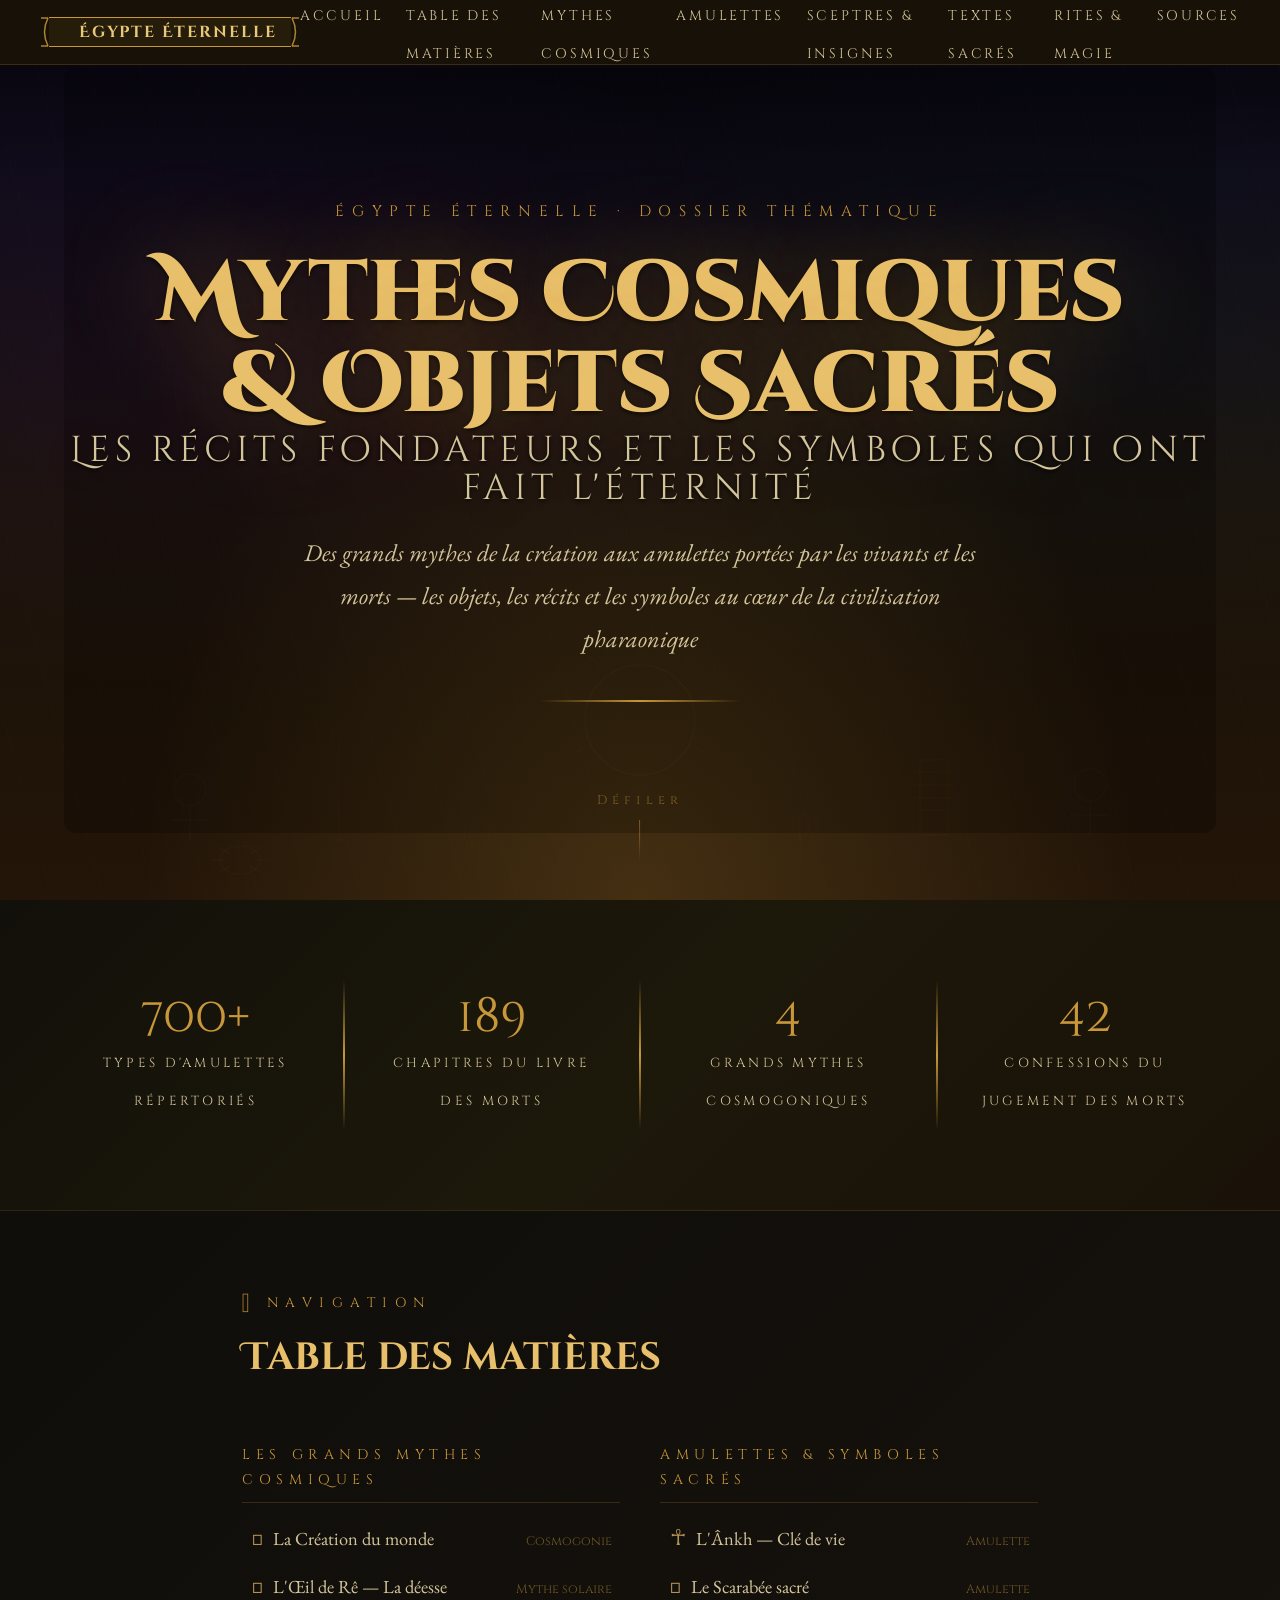
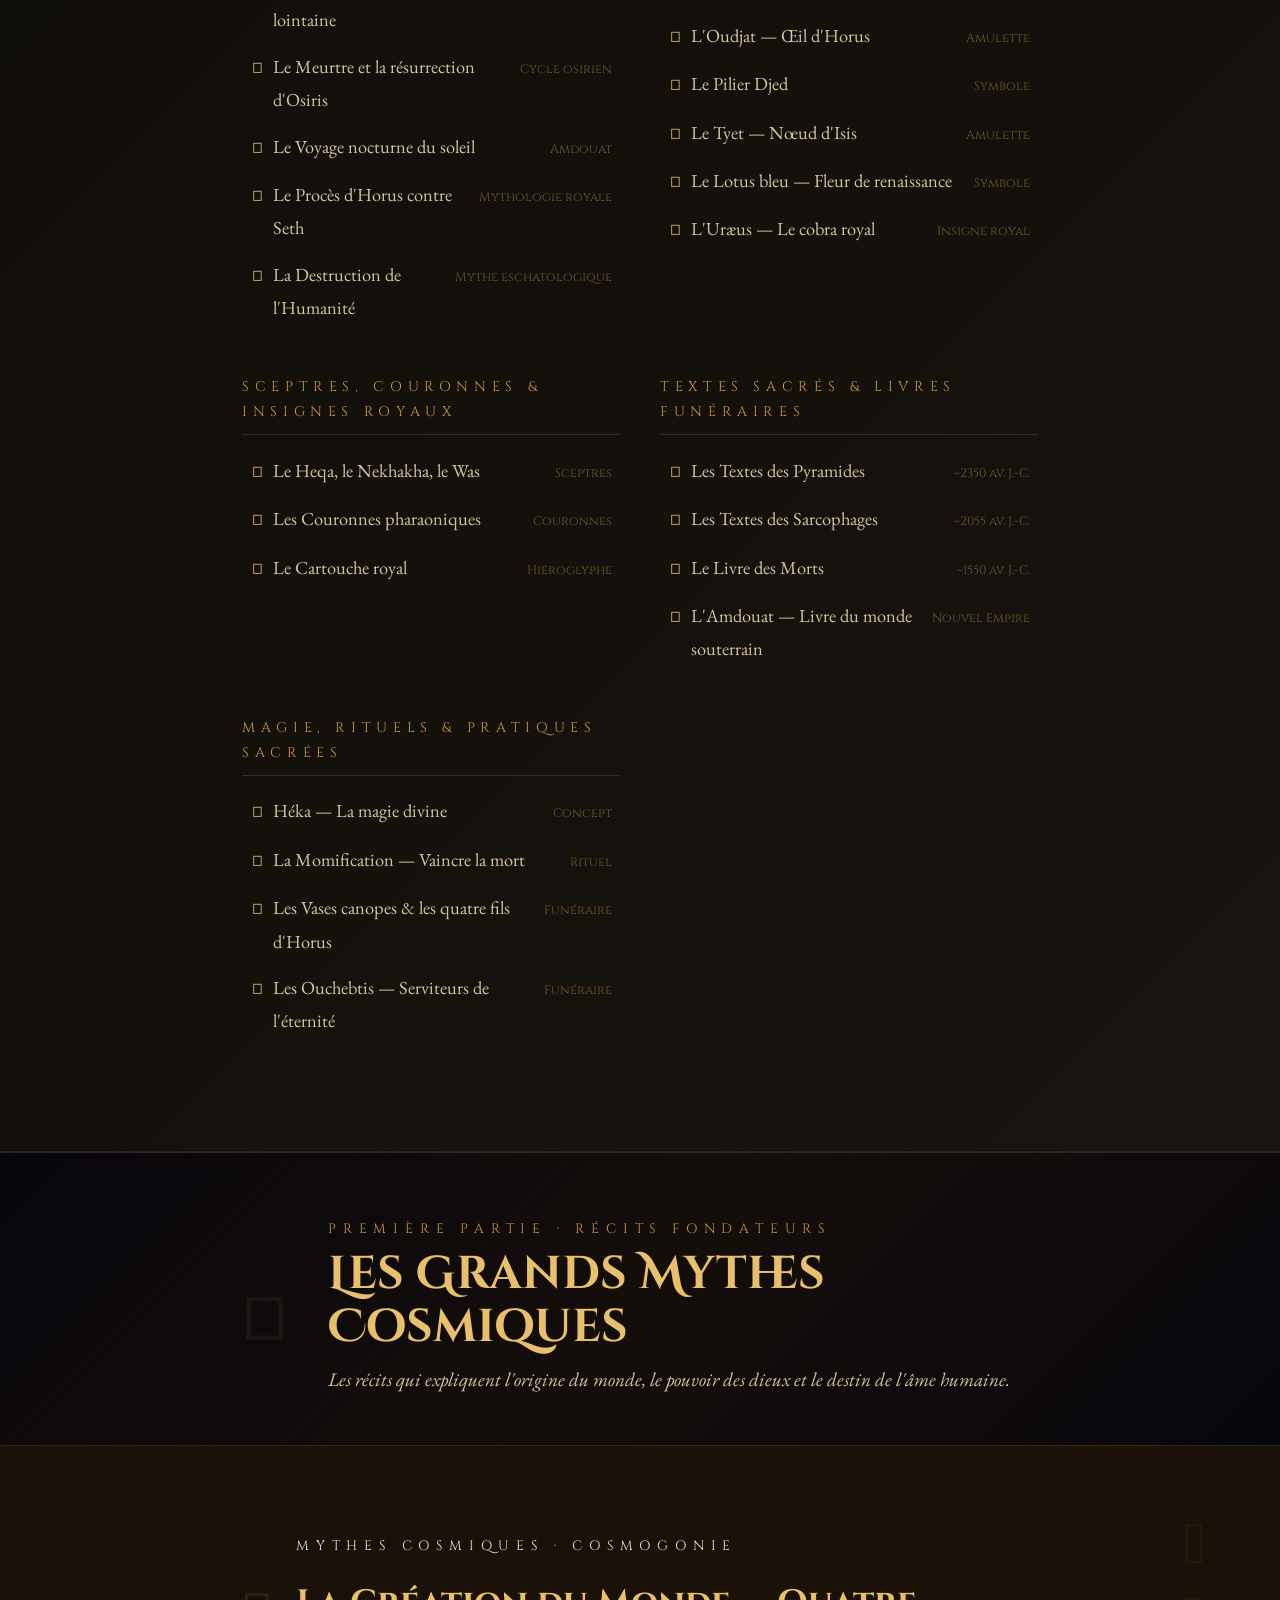
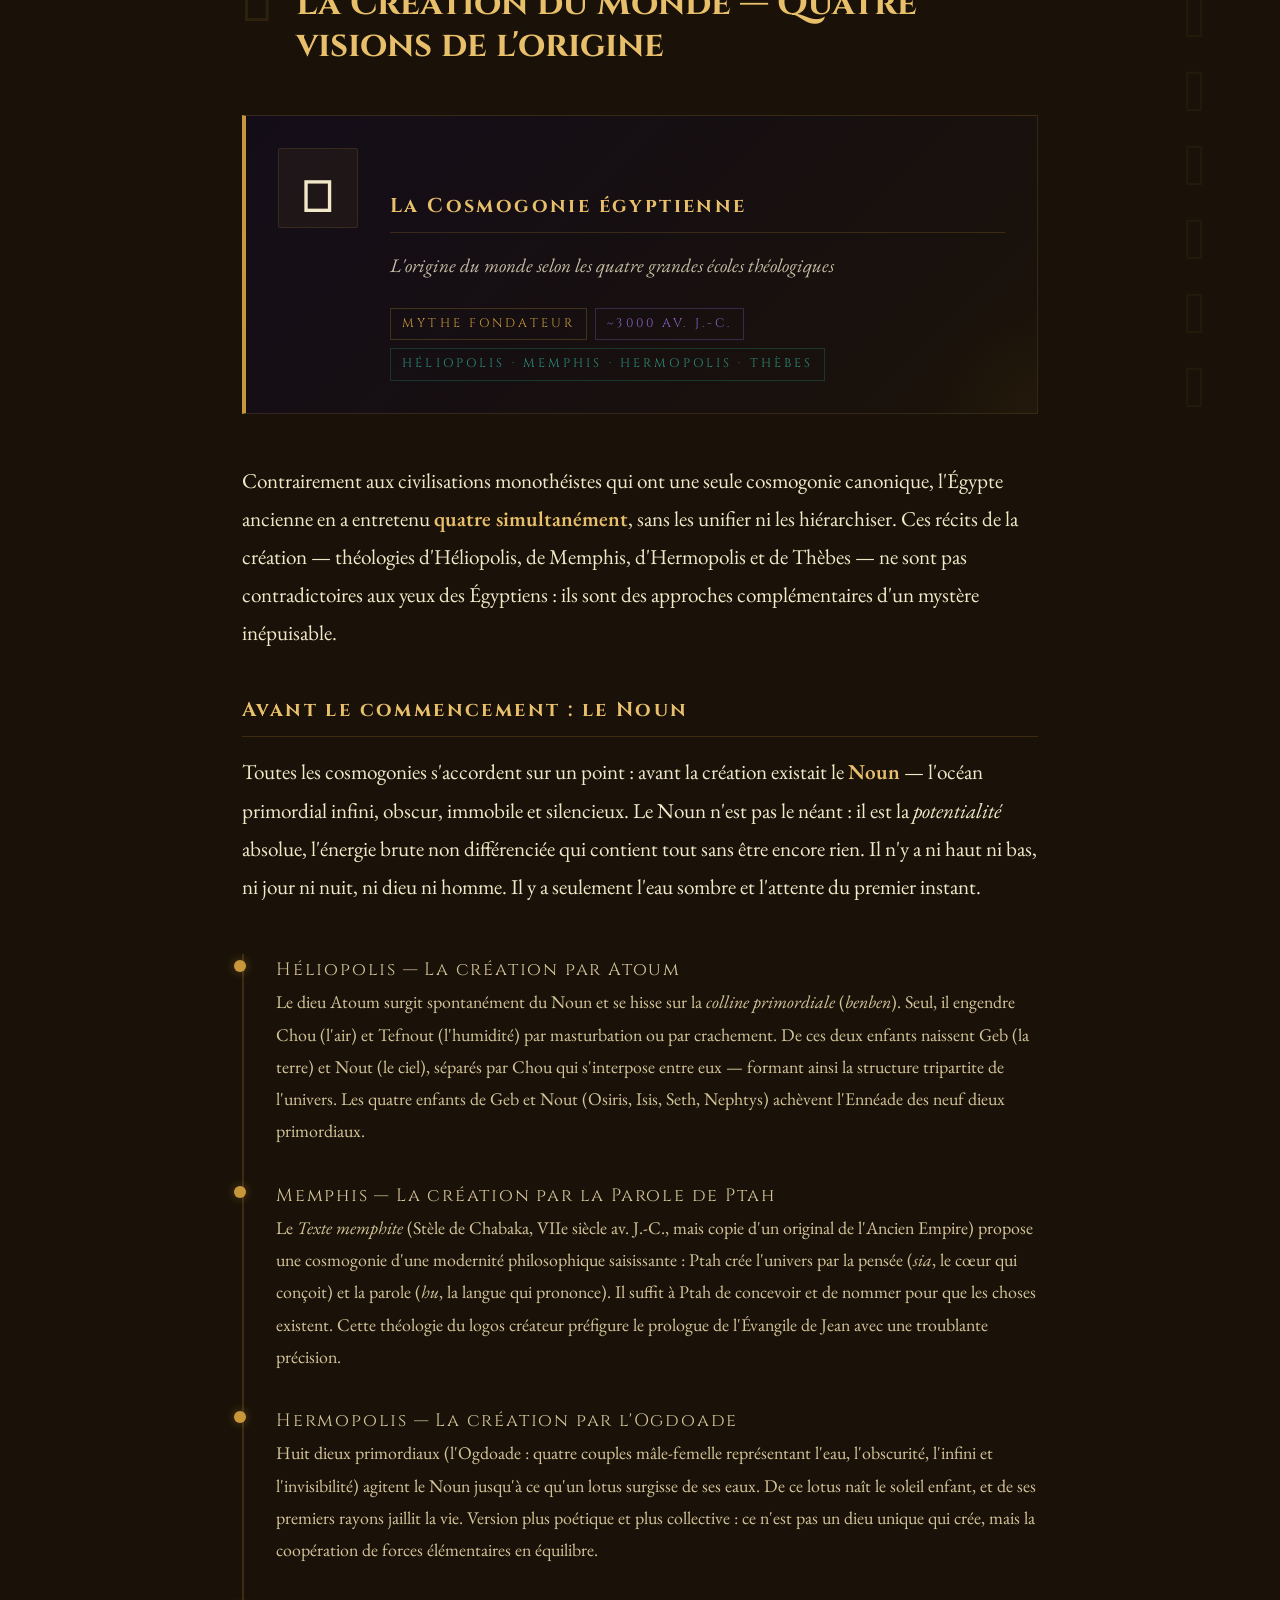
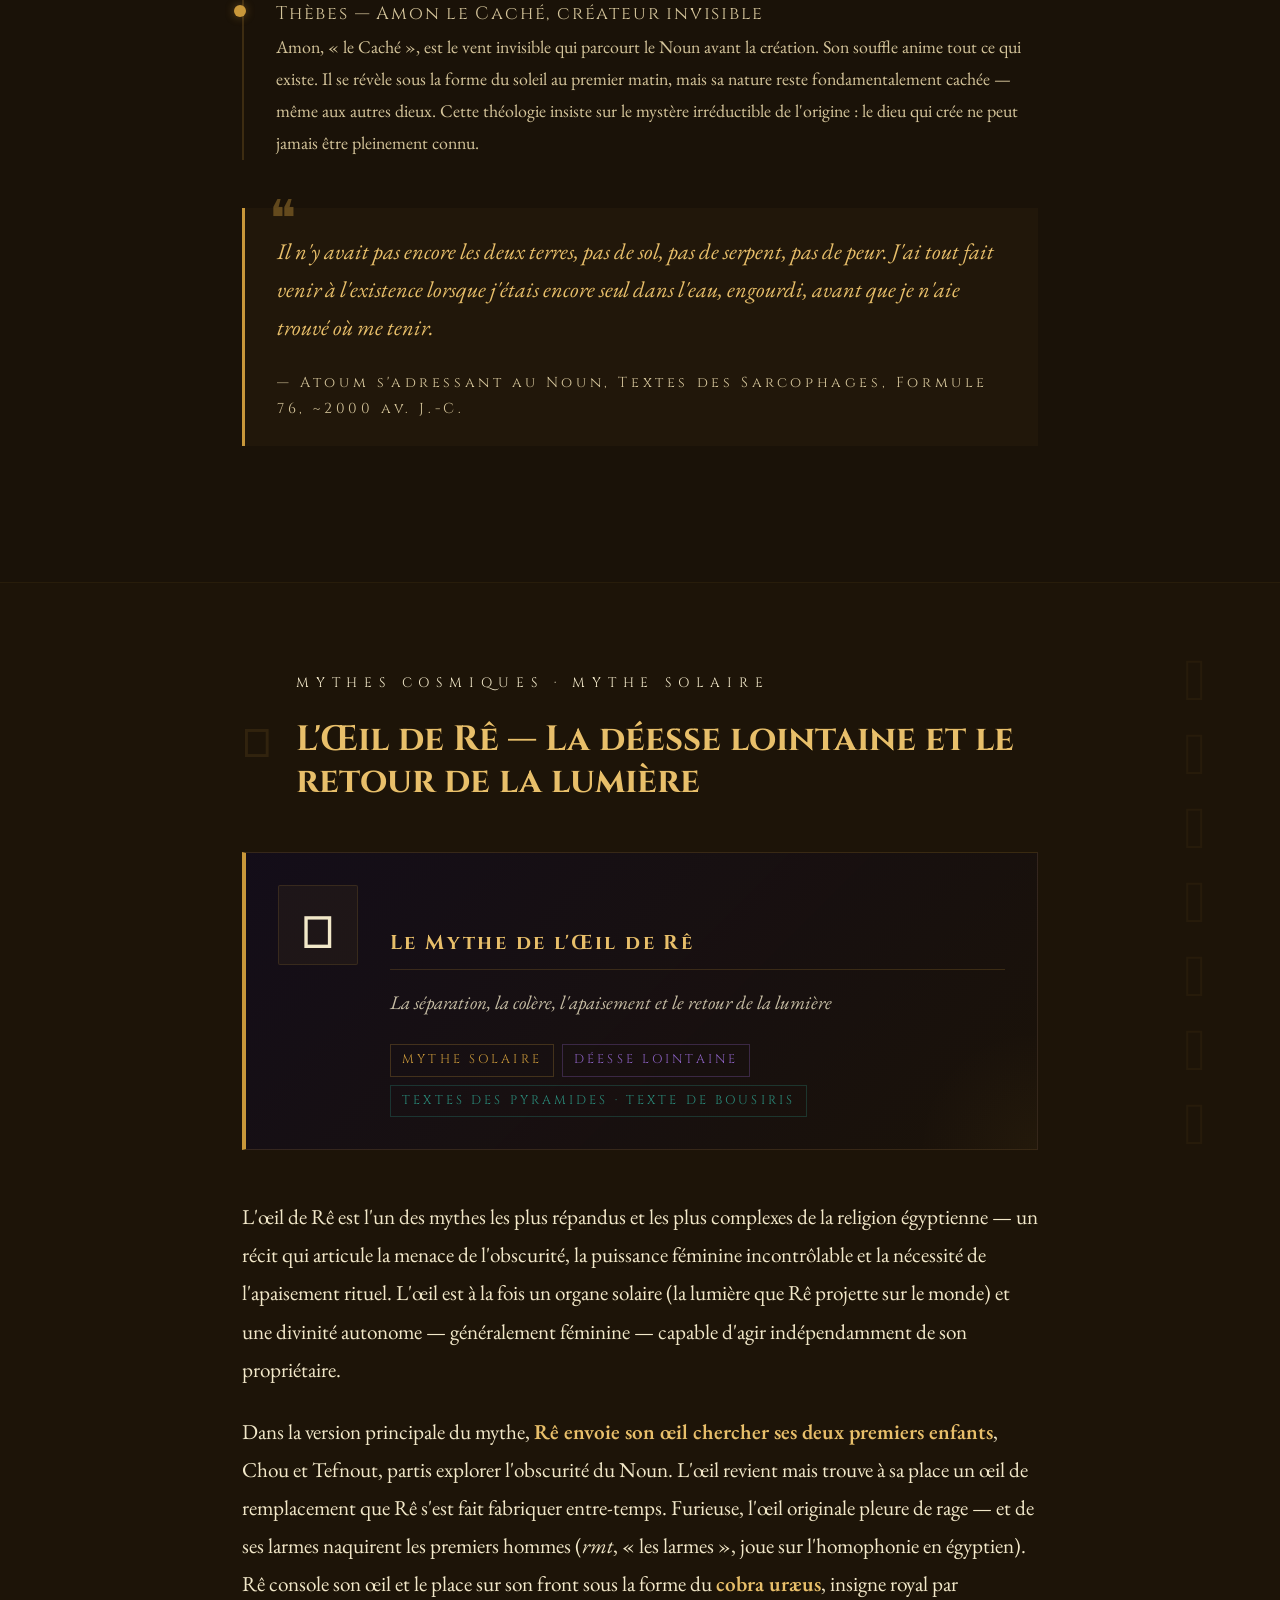
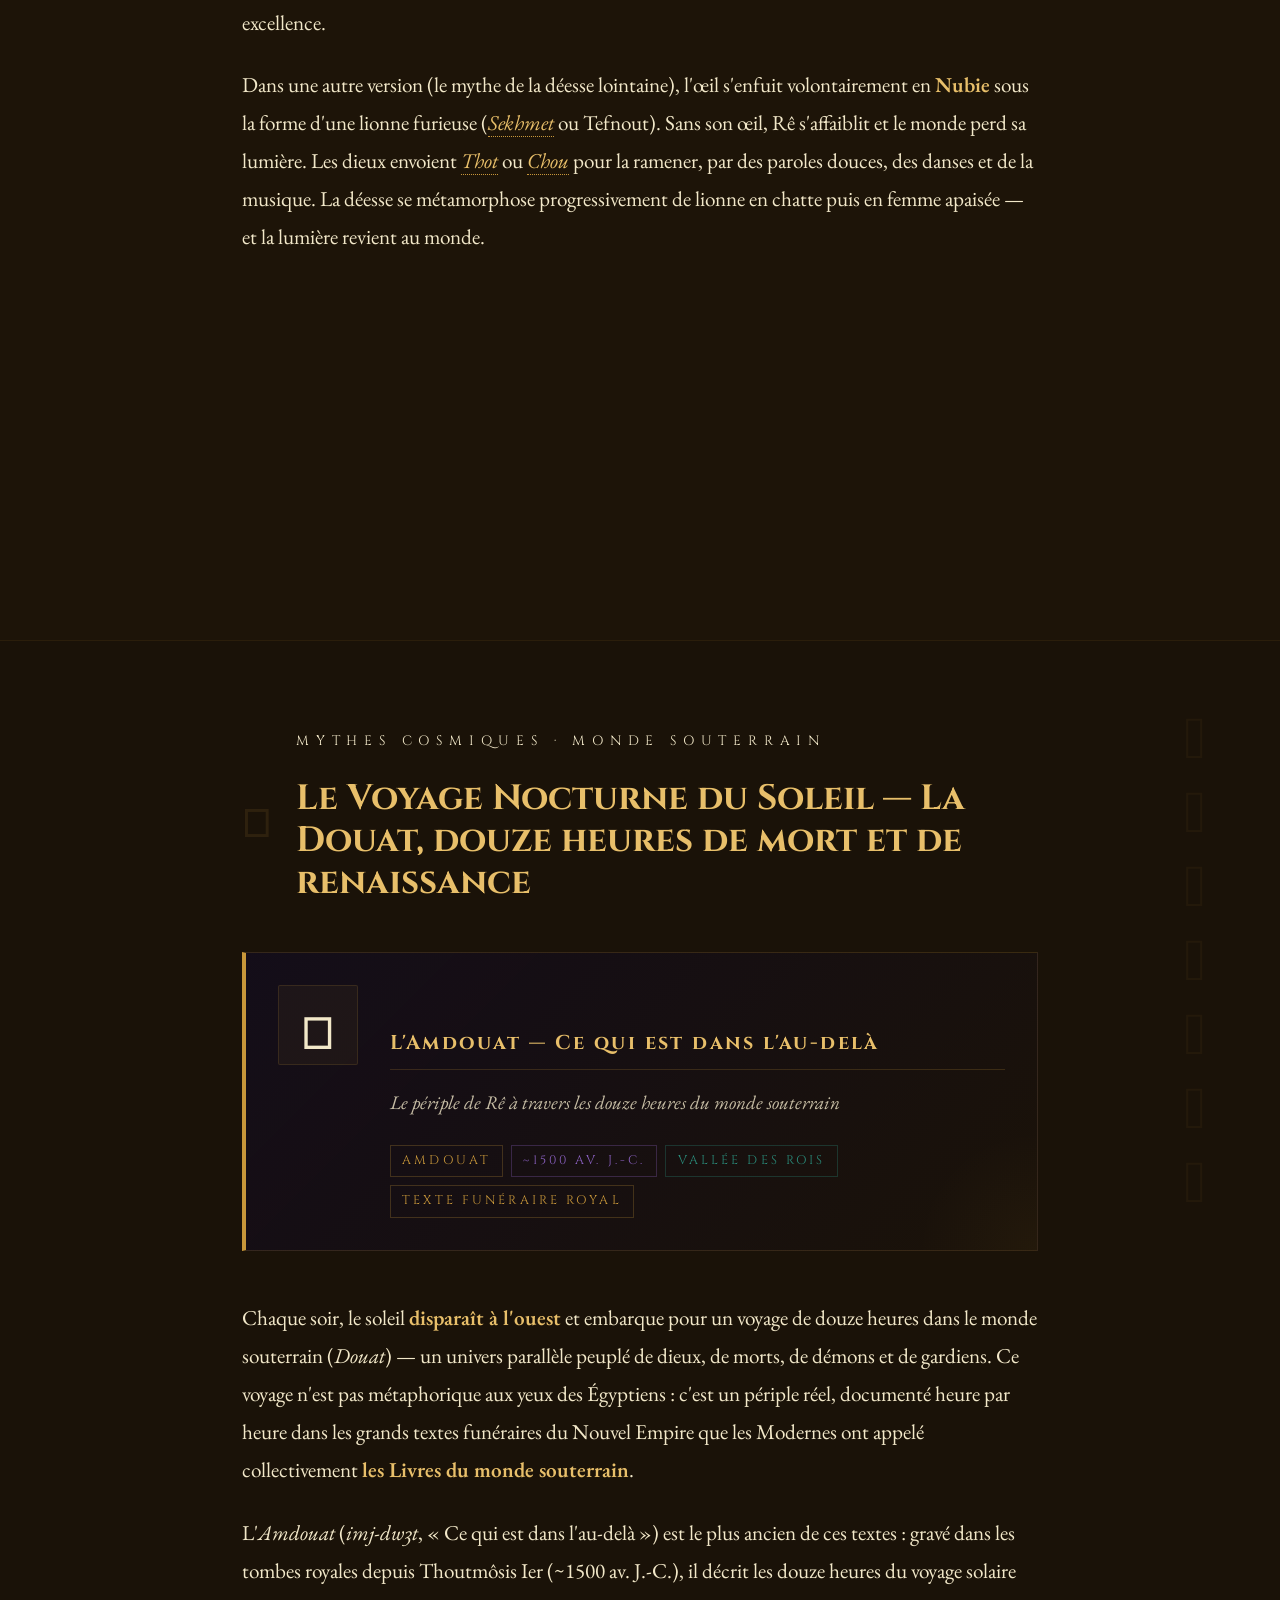
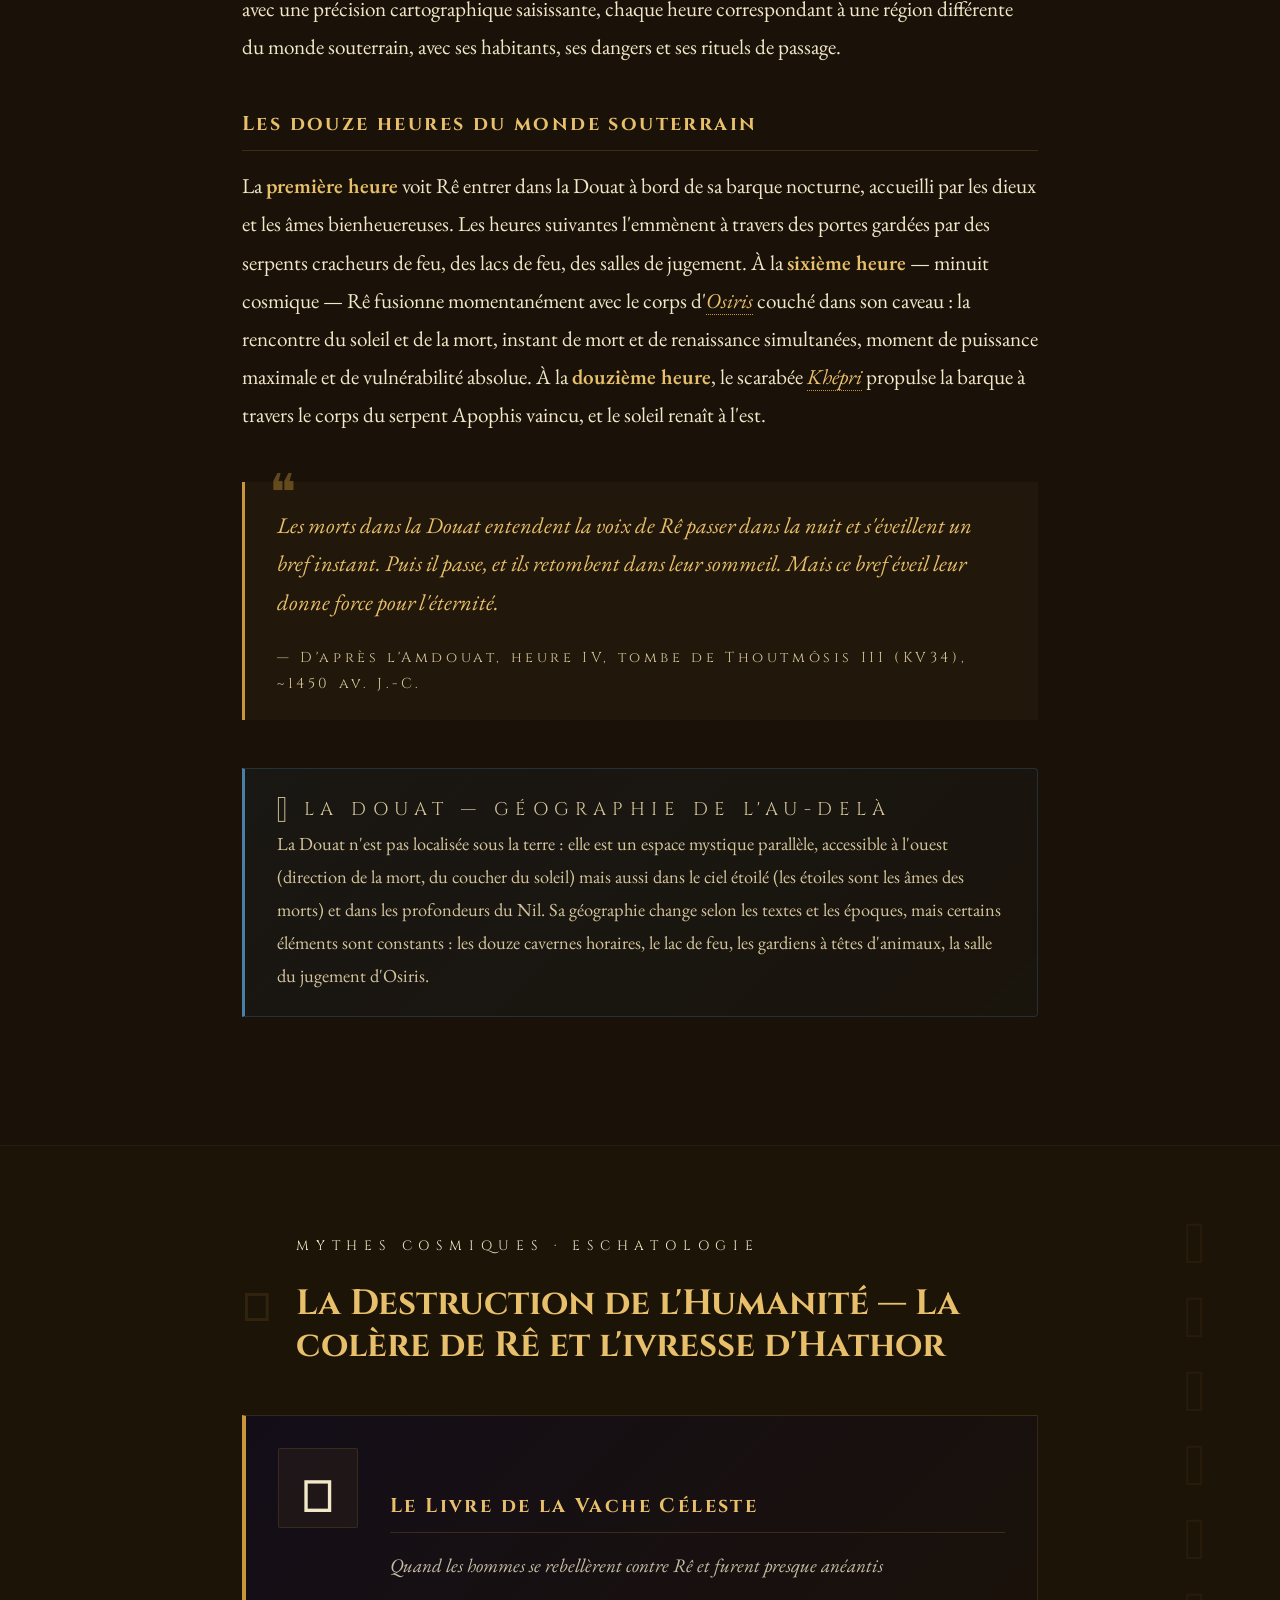
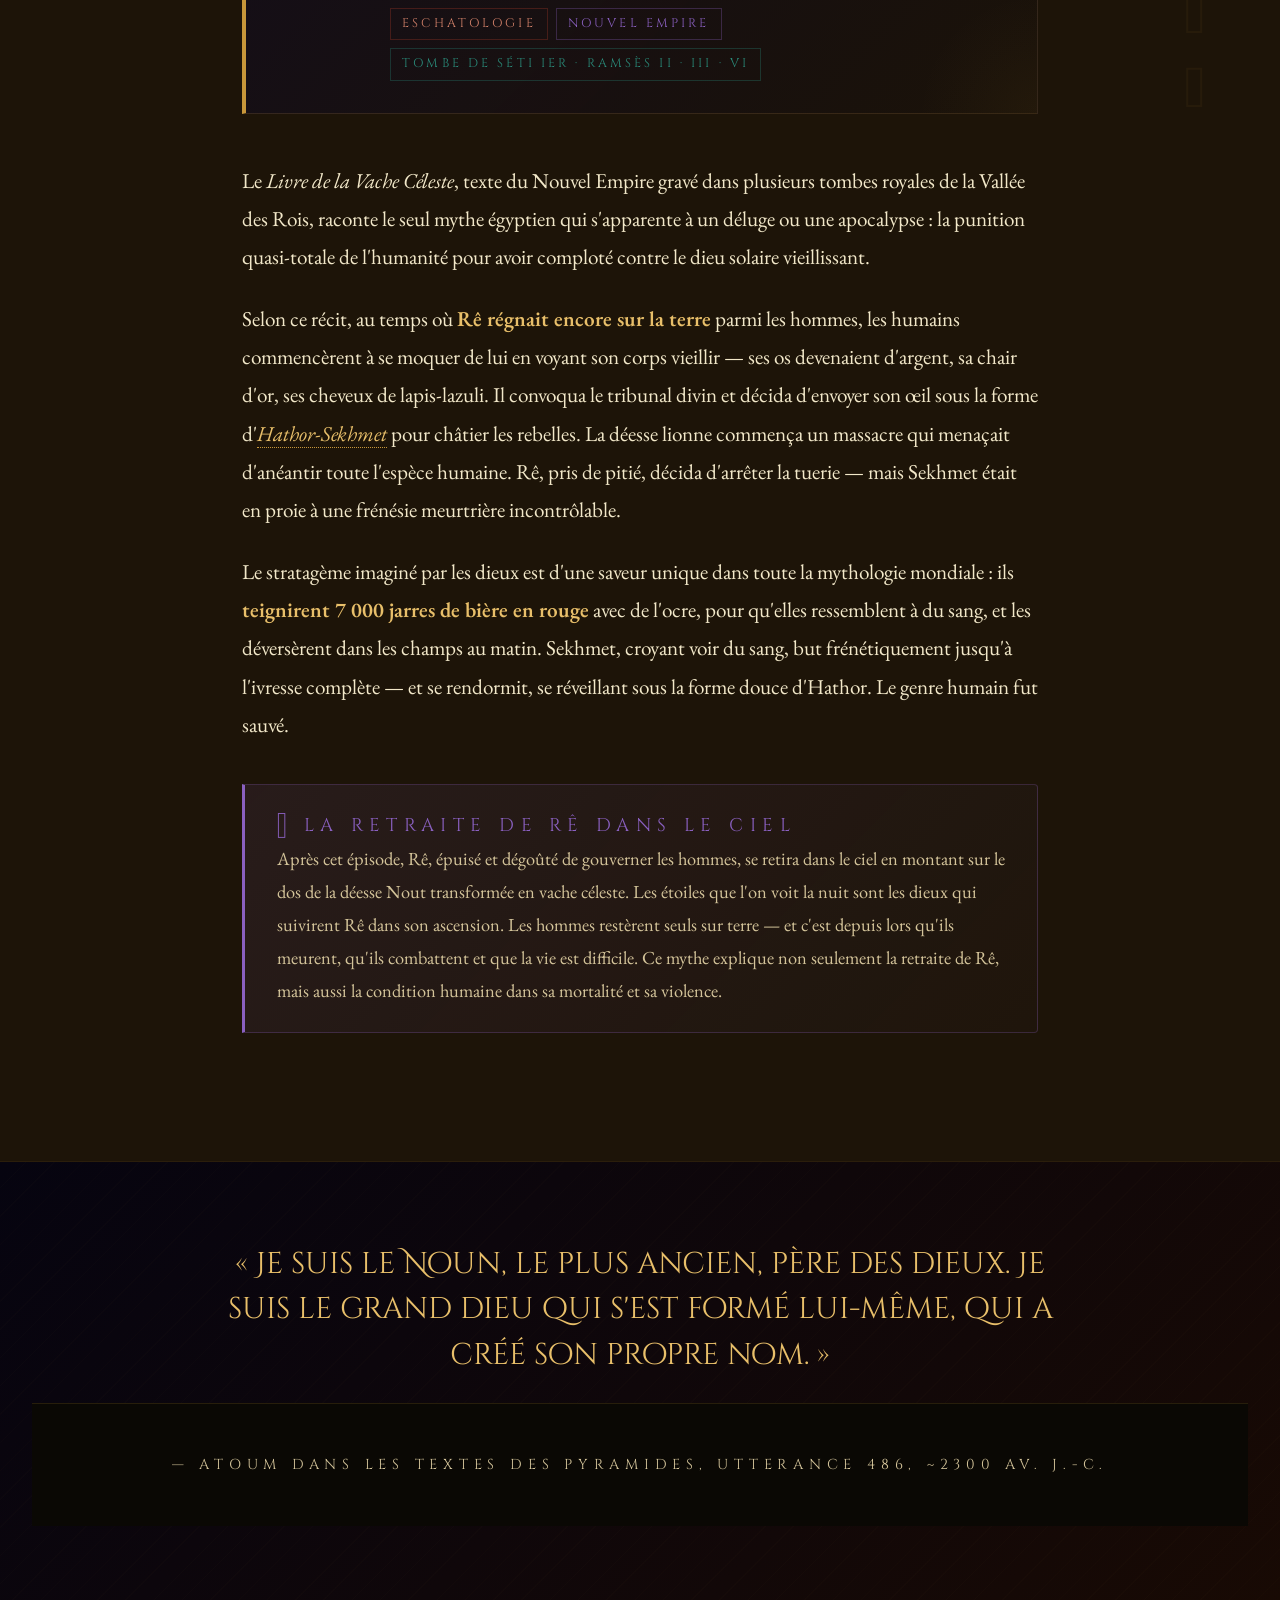
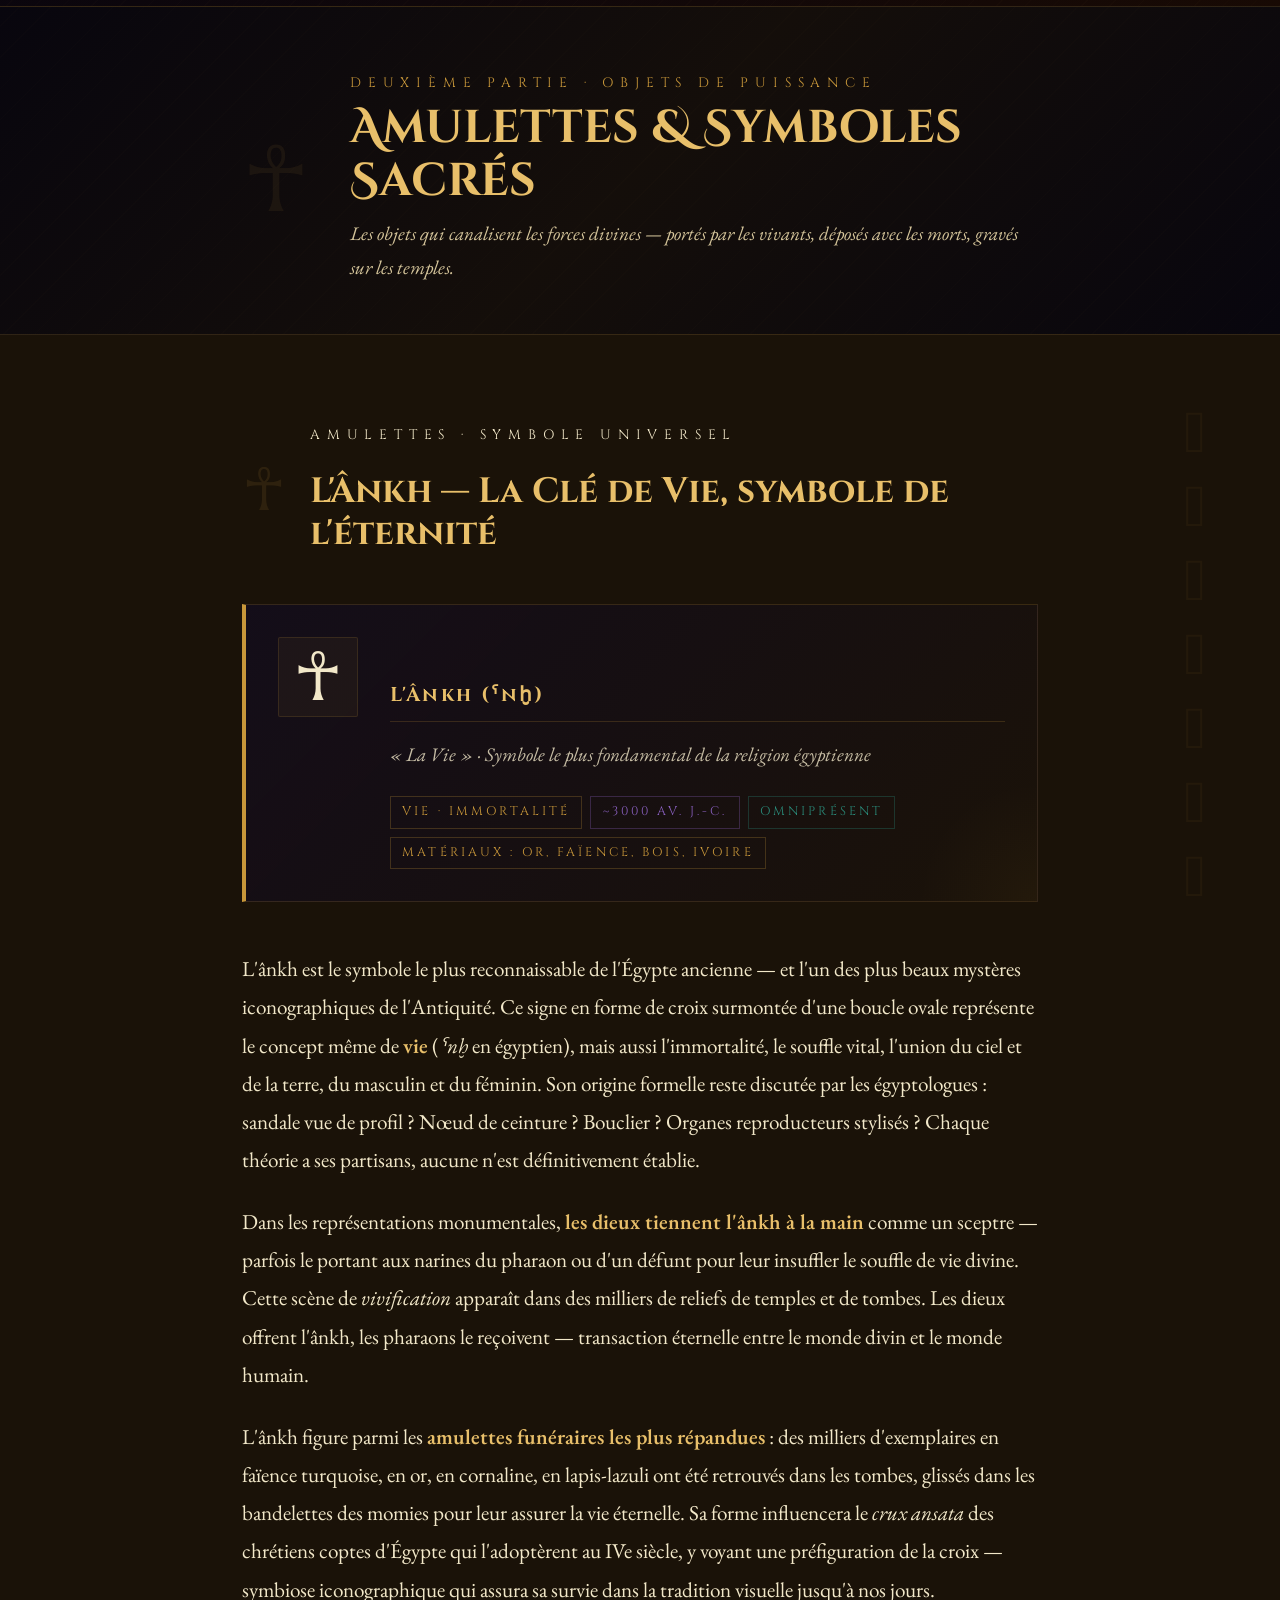
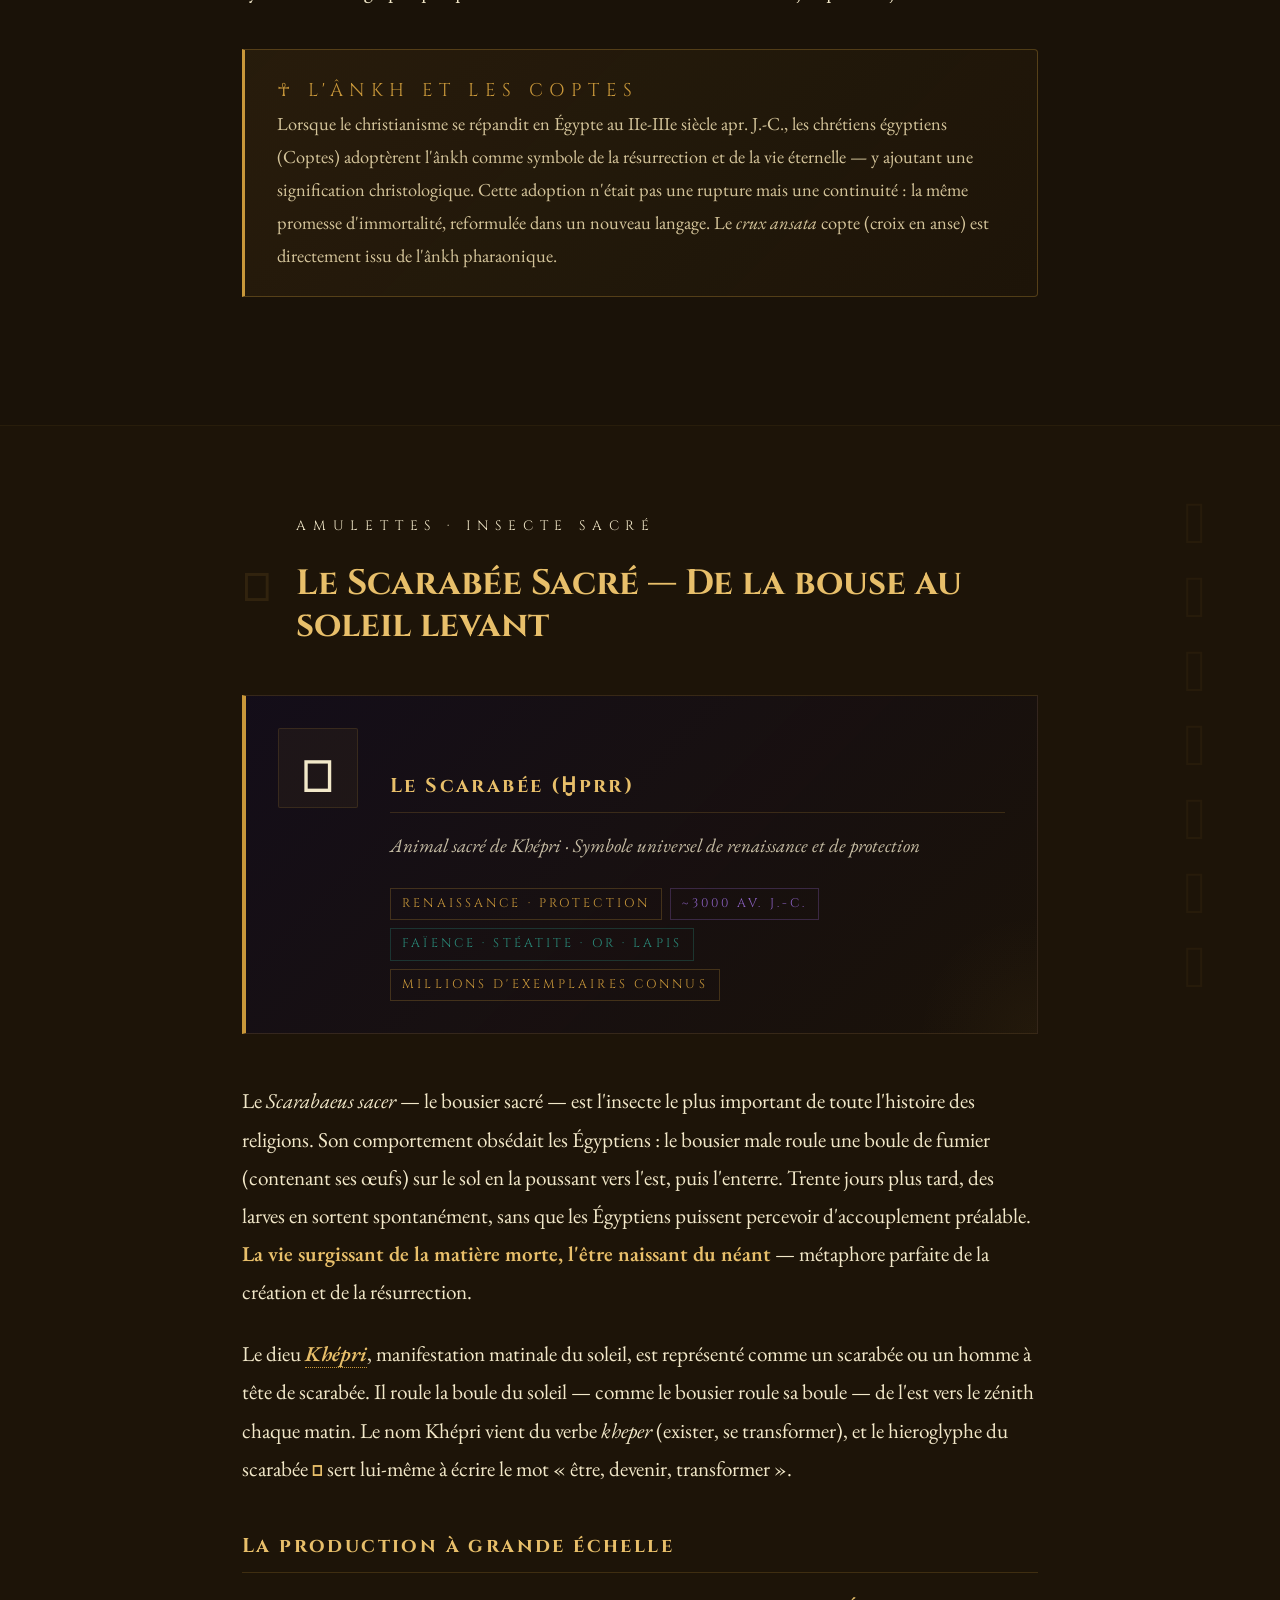
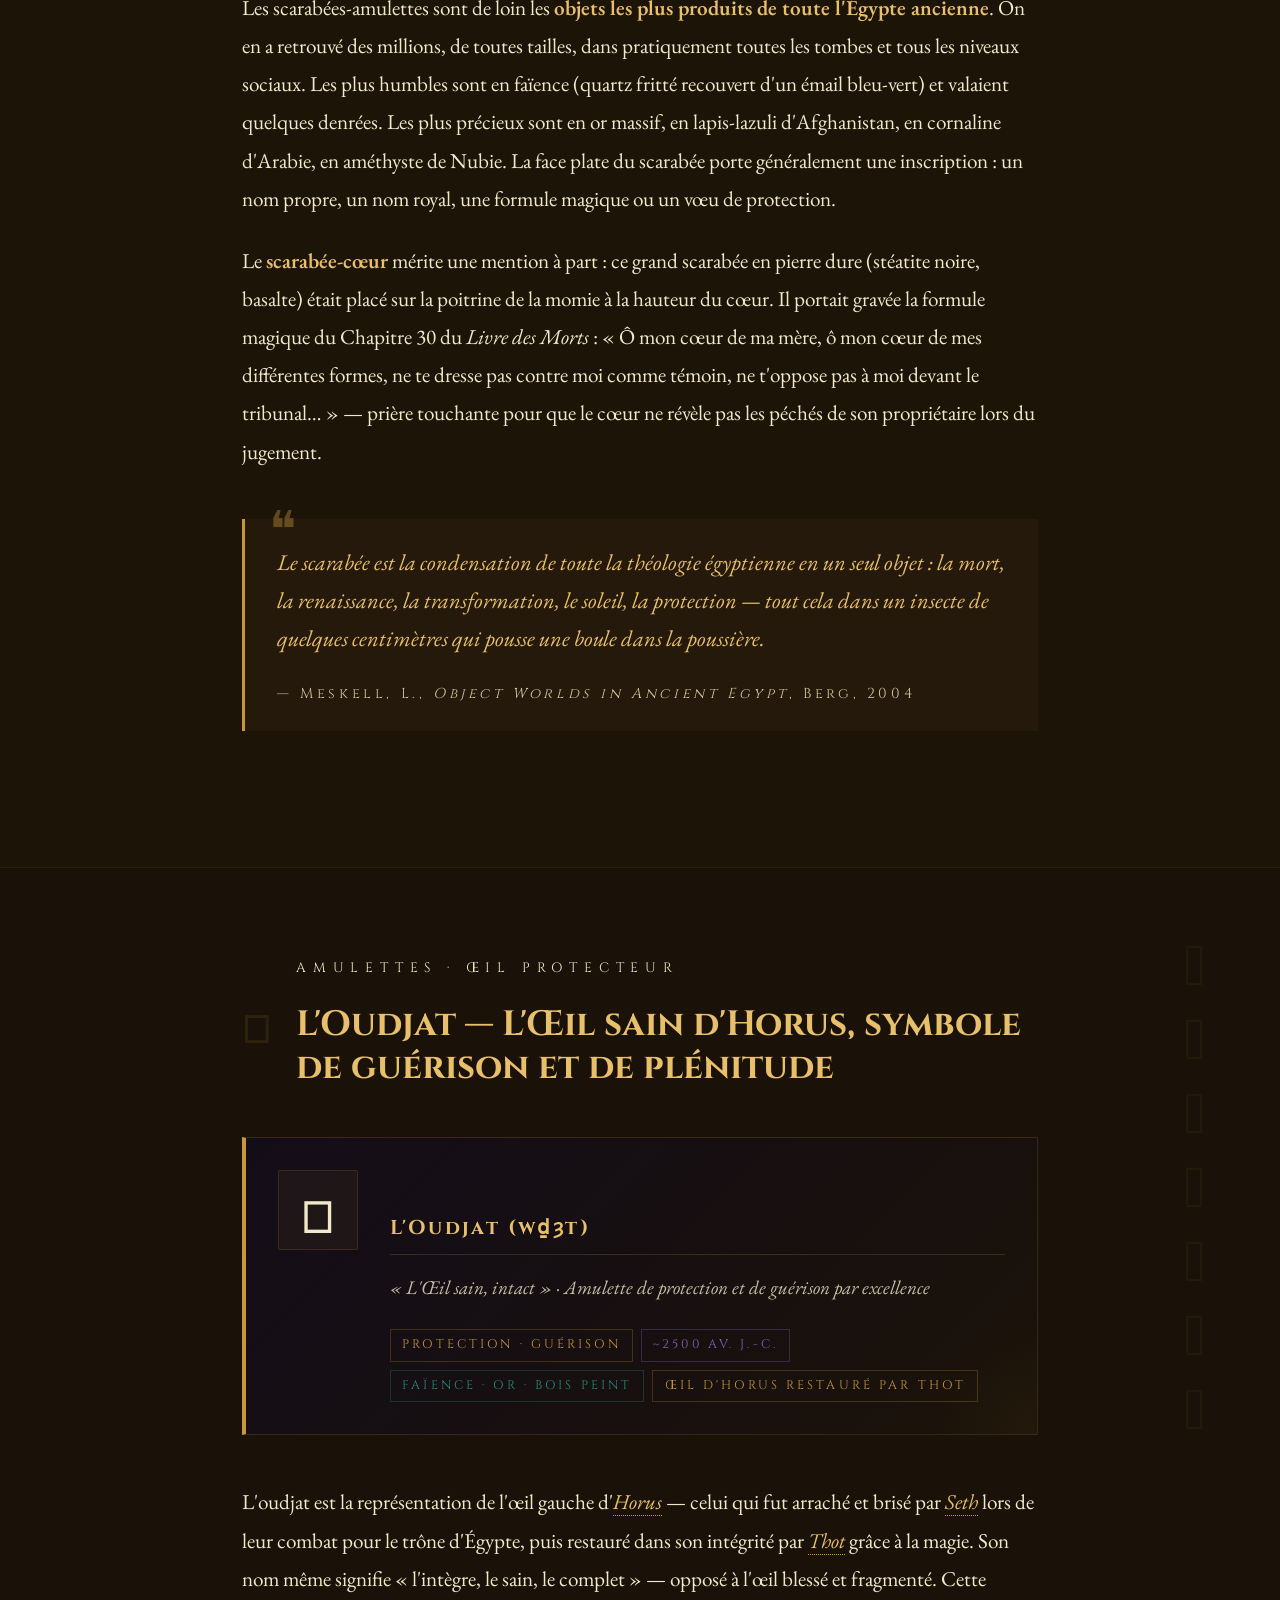
<file: egypte-mythes-objets.html>
<!doctype html>
<html lang="fr">

<head>
  <meta charset="UTF-8">
  <meta name="viewport" content="width=device-width, initial-scale=1.0" />
  <meta name="referrer" content="strict-origin-when-cross-origin" />
  <title>Mythes Cosmiques &amp; Objets Sacrés — Égypte Éternelle</title>
  <meta name="description"
    content="Explorez les mythes de la création égyptienne et la signification des objets sacrés, amulettes et talismans pharaoniques.">
  <link rel="preconnect" href="https://fonts.googleapis.com" />
  <link rel="canonical" href="https://phil83470.github.io/egypte-eternelle/egypte-mythes-objets.html" />
    <meta property="og:type" content="website">
    <meta property="og:site_name" content="Égypte Éternelle">
    <meta property="og:title" content="Mythes Cosmiques &amp; Objets Sacrés — Égypte Éternelle">
    <meta property="og:description" content="Explorez les mythes de la création égyptienne et la signification des objets sacrés, amulettes et talismans pharaoniques.">
    <meta property="og:url" content="https://phil83470.github.io/egypte-eternelle/egypte-mythes-objets.html">
    <meta property="og:image" content="https://phil83470.github.io/egypte-eternelle/images/images/vue-pyramides.jpg">
    <meta name="twitter:card" content="summary_large_image">
  <link
    href="https://fonts.googleapis.com/css2?family=Cinzel+Decorative:wght@400;700;900&family=Cinzel:wght@400;600;700&family=EB+Garamond:ital,wght@0,400;0,500;1,400;1,500&display=swap"
    rel="stylesheet">
  <style>
    :root {
      --or: #c8973a;
      --or-clair: #e8bf6a;
      --or-profond: #8b6420;
      --sable: #f2e8c9;
      --sable-fonce: #d4c49a;
      --noir-nil: #1a1208;
      --brun-papyrus: #6b4f2a;
      --rouge-carnelian: #8b2e1a;
      --bleu-lapis: #1a3a5c;
      --bleu-clair: #4a7fa8;
      --turquoise: #2a8b7a;
      --violet: #4a1a7a;
      --violet-clair: #8a60c0;
      --blanc-ivoire: #fbf5e6;
    }

    * {
      margin: 0;
      padding: 0;
      box-sizing: border-box;
    }

    html {
      scroll-behavior: auto;
    }

    body {
      background-color: var(--noir-nil);
      color: var(--sable);
      font-family: "EB Garamond", Georgia, serif;
      font-size: calc(18px + 0.2rem);
      line-height: 1.8;
      overflow-x: hidden;
    }

    /* ═══ HERO ═══ */
    .hero {
      position: relative;
      min-height: 100vh;
      display: flex;
      flex-direction: column;
      align-items: center;
      justify-content: center;
      text-align: center;
      overflow: hidden;
      background:
        radial-gradient(ellipse at 50% 100%,
          rgba(200, 151, 58, 0.2) 0%,
          transparent 55%),
        radial-gradient(ellipse at 15% 40%,
          rgba(74, 26, 122, 0.14) 0%,
          transparent 45%),
        radial-gradient(ellipse at 85% 40%,
          rgba(26, 58, 92, 0.14) 0%,
          transparent 45%),
        linear-gradient(180deg,
          #04030a 0%,
          #0e0b16 20%,
          #1a1208 55%,
          #231508 100%);
    }

    .hero::before {
      content: "";
      position: absolute;
      inset: 0;
      background: repeating-linear-gradient(75deg,
          rgba(200, 151, 58, 0.01) 0px,
          rgba(200, 151, 58, 0.01) 1px,
          transparent 1px,
          transparent 50px);
    }

    .stars {
      position: absolute;
      top: 0;
      left: 0;
      right: 0;
      height: 60%;
      overflow: hidden;
    }

    .star {
      position: absolute;
      background: var(--or-clair);
      border-radius: 50%;
      animation: twinkle var(--dur, 3s) ease-in-out infinite;
      opacity: 0;
    }

    @keyframes twinkle {

      0%,
      100% {
        opacity: 0;
      }

      50% {
        opacity: var(--op, 0.7);
      }
    }

    /* Hero SVG scene */
    .hero-scene {
      position: absolute;
      bottom: 0;
      left: 50%;
      transform: translateX(-50%);
      width: 100%;
      max-width: 1200px;
      opacity: 0.12;
    }

    .hero-content {
      position: relative;
      z-index: 2;
      padding: 2rem;
    }

    @keyframes fadeUp {
      from {
        opacity: 0;
        transform: translateY(30px);
      }

      to {
        opacity: 1;
        transform: translateY(0);
      }
    }

    /* Hero Image Adjustment */
    .hero-background {
      position: absolute;
      inset: 0;
      z-index: 1;
      opacity: 0.2;

      display: flex;
      align-items: center;
      justify-content: center;
    }

    .hero-background img {
      width: 90vw;
      height: 85vh;
      object-fit: cover;
      filter: sepia(40%) contrast(120%);

      border-radius: 12px;
    }

    .hero-eyebrow {
      font-family: "Cinzel", serif;
      font-size: 0.95rem;
      letter-spacing: 0.5em;
      text-transform: uppercase;
      color: var(--or);
      margin-bottom: 1.5rem;
      animation: fadeUp 1.4s 0.2s ease both;
    }

    .hero-title {
      font-family: "Cinzel Decorative", serif;
      font-size: clamp(2.4rem, calc(6.5vw + 0.2rem), 6rem);
      font-weight: 900;
      line-height: 1.05;
      color: var(--or-clair);
      text-shadow:
        0 0 100px rgba(200, 151, 58, 0.45),
        0 2px 4px rgba(0, 0, 0, 0.9);
      margin-bottom: 0.5rem;
      animation: fadeUp 1.4s 0.4s ease both;
    }

    .hero-title span {
      display: block;
      font-size: 0.42em;
      color: var(--sable-fonce);
      letter-spacing: 0.14em;
      font-weight: 400;
    }

    .hero-subtitle {
      font-family: "EB Garamond", serif;
      font-style: italic;
      font-size: clamp(1.2rem, calc(2vw + 0.2rem), 1.5rem);
      color: var(--sable-fonce);
      max-width: 680px;
      margin: 1.5rem auto 2.5rem;
      animation: fadeUp 1.4s 0.6s ease both;
    }

    .hero-divider {
      width: 200px;
      height: 2px;
      background: linear-gradient(90deg, transparent, var(--or), transparent);
      margin: 0 auto;
      animation: fadeUp 1.4s 0.8s ease both;
    }

    .scroll-hint {
      position: absolute;
      bottom: 2.5rem;
      left: 50%;
      transform: translateX(-50%);
      display: flex;
      flex-direction: column;
      align-items: center;
      gap: 0.5rem;
      font-family: "Cinzel", serif;
      font-size: 0.8rem;
      letter-spacing: 0.4em;
      color: var(--or);
      opacity: 0.7;
      animation: scrollBounce 2s ease-in-out infinite;
    }

    .scroll-hint::after {
      content: "";
      width: 1px;
      height: 40px;
      background: linear-gradient(to bottom, var(--or), transparent);
    }

    @keyframes scrollBounce {

      0%,
      100% {
        transform: translateX(-50%) translateY(0);
      }

      50% {
        transform: translateX(-50%) translateY(6px);
      }
    }

    /* ═══ NAV ═══ */
    nav.main-nav {
      position: fixed;
      left: 0;
      right: 0;
      width: 100%;
      top: 0;
      z-index: 100;
      background: rgba(26, 18, 8, 0.96);
      backdrop-filter: blur(12px);
      border-bottom: 1px solid rgba(200, 151, 58, 0.2);
      padding: 0 2rem;
    }

    .nav-inner {
      max-width: 1200px;
      margin: 0 auto;
      display: flex;
      align-items: center;
      justify-content: space-between;
      height: 64px;
    }

    .nav-logo {
      font-family: "Cinzel Decorative", serif;
      font-size: 1.2rem;
      color: var(--or);
      text-decoration: none;
      letter-spacing: 0.08em;
    }

    .nav-links {
      display: flex;
      gap: 1.4rem;
      list-style: none;
    }

    .nav-links a {
      font-family: "Cinzel", serif;
      font-size: 0.87rem;
      letter-spacing: 0.2em;
      text-transform: uppercase;
      color: var(--sable-fonce);
      text-decoration: none;
      transition: color 0.3s;
    }

    .nav-links a:hover {
      color: var(--or-clair);
    }

    /* ═══ LAYOUT ═══ */
    .container {
      max-width: 860px;
      margin: 0 auto;
      padding: 0 2rem;
    }

    .container-wide {
      max-width: 1200px;
      margin: 0 auto;
      padding: 0 2rem;
    }

    /* ═══ INTRO BAND ═══ */
    .intro-band {
      background: linear-gradient(135deg,
          #12100a 0%,
          #1c180a 50%,
          #1a1208 100%);
      padding: 5rem 0;
      border-bottom: 1px solid rgba(200, 151, 58, 0.15);
    }

    .intro-grid {
      display: grid;
      grid-template-columns: 1fr 2px 1fr 2px 1fr 2px 1fr;
      gap: 1.5rem;
      align-items: start;
    }

    .intro-stat {
      text-align: center;
      padding: 0.8rem;
    }

    .stat-number {
      font-family: "Cinzel Decorative", serif;
      font-size: 3rem;
      color: var(--or);
      line-height: 1;
      display: block;
    }

    .stat-label {
      font-family: "Cinzel", serif;
      font-size: 0.82rem;
      letter-spacing: 0.25em;
      text-transform: uppercase;
      color: var(--sable-fonce);
      margin-top: 0.5rem;
    }

    .intro-divider-v {
      background: linear-gradient(to bottom,
          transparent,
          var(--or),
          transparent);
      align-self: stretch;
      min-height: 70px;
    }

    /* ═══ TABLE OF CONTENTS ═══ */
    .toc-section {
      background: linear-gradient(135deg, #100e0a 0%, #181410 100%);
      padding: 5rem 0;
      border-bottom: 1px solid rgba(200, 151, 58, 0.15);
    }

    .toc-header {
      font-family: "Cinzel", serif;
      font-size: 0.85rem;
      letter-spacing: 0.55em;
      text-transform: uppercase;
      color: var(--or);
      margin-bottom: 0.5rem;
    }

    .toc-title {
      font-family: "Cinzel Decorative", serif;
      font-size: clamp(1.7rem, calc(3vw + 0.2rem), 2.4rem);
      color: var(--or-clair);
      margin-bottom: 2.5rem;
    }

    .toc-grid {
      display: grid;
      grid-template-columns: repeat(auto-fill, minmax(275px, 1fr));
      gap: 0.4rem 2.5rem;
    }

    .toc-era {
      margin-bottom: 1.8rem;
    }

    .toc-era-title {
      font-family: "Cinzel", serif;
      font-size: 0.88rem;
      letter-spacing: 0.4em;
      text-transform: uppercase;
      color: var(--or);
      padding: 0.6rem 0;
      border-bottom: 1px solid rgba(200, 151, 58, 0.2);
      margin-bottom: 0.6rem;
    }

    .toc-link {
      display: flex;
      align-items: baseline;
      gap: 0.6rem;
      padding: 0.3rem 0.5rem;
      text-decoration: none;
      border-left: 2px solid transparent;
      transition: all 0.2s;
      border-radius: 0 2px 2px 0;
    }

    .toc-link:hover {
      border-left-color: var(--or);
      background: rgba(200, 151, 58, 0.04);
      padding-left: 1rem;
    }

    .toc-glyph {
      font-size: 1.35rem;
      flex-shrink: 0;
      opacity: 0.75;
      color: var(--or-clair);
      /* 👈 Change la couleur pour un bel or lumineux ! */
    }

    .toc-name {
      font-family: "EB Garamond", serif;
      font-size: 1.15rem;
      color: var(--sable-fonce);
    }

    .toc-type {
      font-family: "Cinzel", serif;
      font-size: 0.78rem;
      color: var(--or);
      opacity: 0.5;
      margin-left: auto;
      flex-shrink: 0;
      white-space: nowrap;
    }

    /* ═══ CATEGORY HEADER ═══ */
    .cat-header {
      background: linear-gradient(135deg,
          #08060e 0%,
          #140e0a 50%,
          #08060e 100%);
      padding: 4rem 0 3rem;
      border-top: 1px solid rgba(200, 151, 58, 0.2);
      border-bottom: 1px solid rgba(200, 151, 58, 0.2);
      position: relative;
      overflow: hidden;
    }

    .cat-header::before {
      content: "";
      position: absolute;
      inset: 0;
      background: repeating-linear-gradient(-45deg,
          rgba(200, 151, 58, 0.012) 0px,
          rgba(200, 151, 58, 0.012) 1px,
          transparent 1px,
          transparent 22px);
    }

    .cat-header-inner {
      position: relative;
      z-index: 1;
      max-width: 860px;
      margin: 0 auto;
      padding: 0 2rem;
      display: flex;
      align-items: center;
      gap: 2.5rem;
    }

    .cat-glyph {
      font-size: 5.7rem;
      color: rgba(200, 151, 58, 0.08);
      line-height: 1;
      flex-shrink: 0;
    }

    .cat-label {
      font-family: "Cinzel", serif;
      font-size: 0.85rem;
      letter-spacing: 0.5em;
      text-transform: uppercase;
      color: var(--or);
      margin-bottom: 0.4rem;
    }

    .cat-name {
      font-family: "Cinzel Decorative", serif;
      font-size: clamp(1.7rem, calc(3.5vw + 0.2rem), 2.9rem);
      color: var(--or-clair);
      line-height: 1.15;
      margin-bottom: 0.5rem;
    }

    .cat-desc {
      font-family: "EB Garamond", serif;
      font-style: italic;
      color: var(--sable-fonce);
      font-size: 1.2rem;
    }

    /* ═══ SECTION MARKER ═══ */
    .section-marker {
      display: flex;
      align-items: center;
      gap: 1.5rem;
      margin-bottom: 3rem;
    }

    .marker-glyph {
      font-size: 3.7rem;
      color: rgba(200, 151, 58, 0.12);
      flex-shrink: 0;
      line-height: 1;
    }

    .marker-text {
      flex: 1;
    }

    .marker-eyebrow {
      font-family: "Cinzel", serif;
      font-size: 0.85rem;
      letter-spacing: 0.5em;
      text-transform: uppercase;
      color: var(--or);
      margin-bottom: 0.4rem;
    }

    .marker-title {
      font-family: "Cinzel", serif;
      font-size: clamp(1.5rem, calc(3vw + 0.2rem), 2.2rem);
      color: var(--or-clair);
      line-height: 1.2;
    }

    /* ═══ ARTICLE SECTION ═══ */
    .article-section {
      padding: 5.5rem 0;
      border-bottom: 1px solid rgba(200, 151, 58, 0.08);
      position: relative;
    }

    .article-section:nth-child(even) {
      background: rgba(200, 151, 58, 0.013);
    }

    .hiero-deco {
      position: absolute;
      right: 2rem;
      top: 4rem;
      font-size: 3.7rem;
      opacity: 0.055;
      writing-mode: vertical-rl;
      letter-spacing: 0.5rem;
      color: var(--or);
      user-select: none;
      font-family: serif;
    }

    /* ═══ OBJECT CARD ═══ */
    .object-card {
      display: flex;
      gap: 2rem;
      align-items: flex-start;
      margin-bottom: 3rem;
      padding: 2rem;
      background: linear-gradient(135deg,
          rgba(18, 12, 28, 0.85),
          rgba(26, 18, 8, 0.9));
      border: 1px solid rgba(200, 151, 58, 0.18);
      border-left: 4px solid var(--or);
      position: relative;
      overflow: hidden;
    }

    .object-card::after {
      content: "";
      position: absolute;
      bottom: 0;
      right: 0;
      width: 120px;
      height: 120px;
      background: radial-gradient(circle at bottom right,
          rgba(200, 151, 58, 0.05),
          transparent 70%);
    }

    .object-symbol {
      font-size: 4.2rem;
      flex-shrink: 0;
      width: 80px;
      height: 80px;
      display: flex;
      align-items: center;
      justify-content: center;
      background: rgba(200, 151, 58, 0.06);
      border: 1px solid rgba(200, 151, 58, 0.15);
      border-radius: 2px;
    }

    .object-meta {
      flex: 1;
    }

    .object-name {
      font-family: "Cinzel", serif;
      font-size: clamp(1.3rem, calc(2.5vw + 0.2rem), 1.8rem);
      color: var(--or-clair);
      margin-bottom: 0.25rem;
    }

    .object-subtitle {
      font-family: "EB Garamond", serif;
      font-style: italic;
      font-size: 1.2rem;
      color: var(--sable-fonce);
      opacity: 0.8;
      margin-bottom: 0.7rem;
    }

    .object-tags {
      display: flex;
      flex-wrap: wrap;
      gap: 0.5rem;
    }

    .tag {
      font-family: "Cinzel", serif;
      font-size: 0.78rem;
      letter-spacing: 0.25em;
      text-transform: uppercase;
      padding: 0.25rem 0.7rem;
      border: 1px solid rgba(200, 151, 58, 0.25);
      color: var(--or);
    }

    .tag-blue {
      border-color: rgba(74, 127, 168, 0.3);
      color: var(--bleu-clair);
    }

    .tag-green {
      border-color: rgba(42, 139, 122, 0.3);
      color: var(--turquoise);
    }

    .tag-violet {
      border-color: rgba(138, 96, 192, 0.3);
      color: var(--violet-clair);
    }

    .tag-red {
      border-color: rgba(180, 60, 40, 0.3);
      color: #d4826a;
    }

    /* ═══ TEXT ═══ */
    .article-section p {
      margin-bottom: 1.5rem;
      color: var(--sable);
    }

    .article-section h3 {
      font-family: "Cinzel", serif;
      font-size: 1.25rem;
      color: var(--or-clair);
      letter-spacing: 0.12em;
      margin: 2.5rem 0 1rem;
      padding-bottom: 0.5rem;
      border-bottom: 1px solid rgba(200, 151, 58, 0.2);
    }

    strong {
      color: var(--or-clair);
      font-weight: 600;
    }

    .internal-link {
      color: var(--or-clair);
      text-decoration: none;
      border-bottom: 1px dotted var(--or);
      transition: all 0.2s;
      font-style: italic;
    }

    .internal-link:hover {
      color: var(--or);
      border-bottom-style: solid;
    }

    /* ═══ PULL QUOTE ═══ */
    .pull-quote {
      border-left: 3px solid var(--or);
      padding: 1.5rem 2rem;
      margin: 3rem 0;
      background: rgba(200, 151, 58, 0.04);
      position: relative;
    }

    .pull-quote::before {
      content: "❝";
      position: absolute;
      top: -1rem;
      left: 1.5rem;
      font-size: 3.2rem;
      color: var(--or);
      opacity: 0.4;
      line-height: 1;
    }

    .pull-quote p {
      font-style: italic;
      font-size: 1.4rem;
      color: var(--or-clair);
      line-height: 1.7;
    }

    .pull-quote cite {
      display: block;
      margin-top: 0.8rem;
      font-family: "Cinzel", serif;
      font-size: 0.9rem;
      letter-spacing: 0.25em;
      color: var(--sable-fonce);
      font-style: normal;
    }

    /* ═══ INFO BOXES ═══ */
    .info-box {
      background: linear-gradient(135deg,
          rgba(26, 58, 92, 0.15),
          rgba(26, 58, 92, 0.05));
      border: 1px solid rgba(74, 127, 168, 0.25);
      border-left: 3px solid var(--bleu-clair);
      padding: 1.5rem 2rem;
      margin: 2.5rem 0;
      border-radius: 0 4px 4px 0;
    }

    .info-box-title {
      font-family: "Cinzel", serif;
      font-size: 0.9rem;
      letter-spacing: 0.35em;
      text-transform: uppercase;
      color: var(--bleu-clair);
      margin-bottom: 0.8rem;
    }

    .info-box p {
      font-size: 1.15rem;
      color: var(--sable-fonce);
      margin-bottom: 0 !important;
    }

    .info-box-or {
      background: linear-gradient(135deg,
          rgba(200, 151, 58, 0.08),
          rgba(200, 151, 58, 0.02));
      border-color: rgba(200, 151, 58, 0.3);
      border-left-color: var(--or);
    }

    .info-box-or .info-box-title {
      color: var(--or);
    }

    .info-box-violet {
      background: linear-gradient(135deg,
          rgba(138, 96, 192, 0.1),
          rgba(138, 96, 192, 0.02));
      border-color: rgba(138, 96, 192, 0.25);
      border-left-color: var(--violet-clair);
    }

    .info-box-violet .info-box-title {
      color: var(--violet-clair);
    }

    .info-box-green {
      background: linear-gradient(135deg,
          rgba(42, 139, 122, 0.1),
          rgba(42, 139, 122, 0.02));
      border-color: rgba(42, 139, 122, 0.25);
      border-left-color: var(--turquoise);
    }

    .info-box-green .info-box-title {
      color: var(--turquoise);
    }

    .info-box-red {
      background: linear-gradient(135deg,
          rgba(139, 46, 26, 0.12),
          rgba(139, 46, 26, 0.02));
      border-color: rgba(139, 46, 26, 0.3);
      border-left-color: #c04030;
    }

    .info-box-red .info-box-title {
      color: #d4826a;
    }

    /* ═══ SYMBOL GRID ═══ */
    .symbol-grid {
      display: grid;
      grid-template-columns: repeat(auto-fill, minmax(200px, 1fr));
      gap: 1.2rem;
      margin: 2.5rem 0;
    }

    .symbol-card {
      background: linear-gradient(145deg,
          rgba(18, 14, 26, 0.8),
          rgba(26, 18, 8, 0.85));
      border: 1px solid rgba(200, 151, 58, 0.12);
      border-top: 3px solid var(--or-profond);
      padding: 1.5rem;
      text-align: center;
      transition: all 0.3s;
      cursor: default;
    }

    .symbol-card:hover {
      border-top-color: var(--or-clair);
      transform: translateY(-3px);
      box-shadow: 0 8px 30px rgba(200, 151, 58, 0.08);
    }

    .symbol-icon {
      font-size: 3rem;
      display: block;
      margin-bottom: 0.8rem;
    }

    .symbol-name {
      font-family: "Cinzel", serif;
      font-size: 1.05rem;
      color: var(--or-clair);
      letter-spacing: 0.08em;
      margin-bottom: 0.4rem;
    }

    .symbol-meaning {
      font-size: 1.02rem;
      color: var(--sable-fonce);
      line-height: 1.5;
    }

    /* ═══ MYTH TIMELINE ═══ */
    .myth-flow {
      margin: 3rem 0;
      position: relative;
      padding-left: 2rem;
      border-left: 2px solid rgba(200, 151, 58, 0.2);
    }

    .myth-step {
      margin-bottom: 2rem;
      position: relative;
    }

    .myth-step::before {
      content: "";
      position: absolute;
      left: -2.6rem;
      top: 0.4rem;
      width: 12px;
      height: 12px;
      border-radius: 50%;
      background: var(--or);
      box-shadow: 0 0 10px rgba(200, 151, 58, 0.4);
    }

    .myth-step-title {
      font-family: "Cinzel", serif;
      font-size: 1.05rem;
      color: var(--or-clair);
      letter-spacing: 0.1em;
      margin-bottom: 0.4rem;
    }

    .myth-step p {
      font-size: 1.12rem;
      color: var(--sable-fonce);
      margin-bottom: 0 !important;
    }

    /* ═══ DATA TABLE ═══ */
    .data-table {
      width: 100%;
      border-collapse: collapse;
      margin: 2.5rem 0;
      font-size: 1.08rem;
    }

    .data-table th {
      font-family: "Cinzel", serif;
      font-size: 0.82rem;
      letter-spacing: 0.3em;
      text-transform: uppercase;
      color: var(--or);
      text-align: left;
      padding: 0.8rem 1rem;
      border-bottom: 2px solid rgba(200, 151, 58, 0.3);
    }

    .data-table td {
      padding: 0.65rem 1rem;
      border-bottom: 1px solid rgba(200, 151, 58, 0.1);
      color: var(--sable);
      vertical-align: top;
    }

    .data-table tr:hover td {
      background: rgba(200, 151, 58, 0.03);
    }

    /* ═══ TWO-COL CARDS ═══ */
    .two-col {
      display: grid;
      grid-template-columns: 1fr 1fr;
      gap: 1.5rem;
      margin: 2.5rem 0;
    }

    .col-card {
      background: linear-gradient(145deg,
          rgba(18, 12, 28, 0.7),
          rgba(26, 18, 8, 0.85));
      border: 1px solid rgba(200, 151, 58, 0.12);
      border-top: 3px solid var(--or-profond);
      padding: 1.5rem;
      transition: all 0.3s;
    }

    .col-card:hover {
      border-top-color: var(--or-clair);
      transform: translateY(-3px);
    }

    .col-card-icon {
      font-size: 2rem;
      margin-bottom: 0.6rem;
      display: block;
    }

    .col-card-title {
      font-family: "Cinzel", serif;
      font-size: 1.05rem;
      color: var(--or-clair);
      letter-spacing: 0.1em;
      margin-bottom: 0.6rem;
    }

    .col-card p {
      font-size: 1.08rem;
      color: var(--sable-fonce);
      margin-bottom: 0 !important;
      line-height: 1.65;
    }

    /* ═══ BAND QUOTE ═══ */
    .band-quote {
      background: linear-gradient(135deg, #060410 0%, #180a04 100%);
      padding: 5rem 2rem;
      text-align: center;
      position: relative;
      overflow: hidden;
    }

    .band-quote::before {
      content: "";
      position: absolute;
      inset: 0;
      background: repeating-linear-gradient(-45deg,
          rgba(200, 151, 58, 0.015) 0px,
          rgba(200, 151, 58, 0.015) 1px,
          transparent 1px,
          transparent 20px);
    }

    .band-quote blockquote {
      position: relative;
      z-index: 1;
      font-family: "Cinzel Decorative", serif;
      font-size: clamp(1.3rem, calc(2.5vw + 0.2rem), 1.85rem);
      color: var(--or-clair);
      max-width: 860px;
      margin: 0 auto 1.5rem;
      line-height: 1.55;
    }

    .band-quote footer {
      position: relative;
      z-index: 1;
      font-family: "Cinzel", serif;
      font-size: 0.9rem;
      letter-spacing: 0.4em;
      color: var(--sable-fonce);
      text-transform: uppercase;
    }

    /* ═══ BIBLIOGRAPHY ═══ */
    .bibliography {
      background: linear-gradient(180deg,
          rgba(26, 18, 8, 0) 0%,
          rgba(15, 10, 3, 0.8) 100%);
      padding: 5rem 0;
    }

    .bib-header {
      font-family: "Cinzel", serif;
      font-size: 0.85rem;
      letter-spacing: 0.5em;
      text-transform: uppercase;
      color: var(--or);
      margin-bottom: 2rem;
      padding-bottom: 1rem;
      border-bottom: 1px solid rgba(200, 151, 58, 0.2);
    }

    .bib-list {
      list-style: none;
      display: grid;
      gap: 1rem;
    }

    .bib-item {
      font-size: 1.1rem;
      color: var(--sable-fonce);
      border-left: 2px solid rgba(200, 151, 58, 0.2);
      padding: 0.5rem 0 0.5rem 1.2rem;
      transition: border-color 0.2s;
    }

    .bib-item:hover {
      border-left-color: var(--or);
    }

    .bib-item strong {
      color: var(--sable);
      font-style: italic;
    }

    /* ═══ FOOTER ═══ */
    footer {
      background: #0a0804;
      border-top: 1px solid rgba(200, 151, 58, 0.15);
      padding: 3rem 2rem;
      text-align: center;
    }

    .footer-logo {
      font-family: "Cinzel Decorative", serif;
      font-size: 1.6rem;
      color: var(--or);
      margin-bottom: 1rem;
    }

    .footer-tagline {
      font-family: "EB Garamond", serif;
      font-style: italic;
      color: var(--sable-fonce);
      font-size: 1.15rem;
    }

    .footer-nav {
      display: flex;
      justify-content: center;
      gap: 2rem;
      margin: 1.5rem 0;
      flex-wrap: wrap;
    }

    .footer-nav a {
      font-family: "Cinzel", serif;
      font-size: 0.8rem;
      letter-spacing: 0.35em;
      text-transform: uppercase;
      color: var(--sable-fonce);
      text-decoration: none;
      opacity: 0.6;
      transition: opacity 0.2s;
    }

    .footer-nav a:hover {
      opacity: 1;
    }

    @media (max-width: 700px) {
      .intro-grid {
        grid-template-columns: 1fr 1fr;
      }

      .intro-divider-v {
        display: none;
      }

      nav.main-nav .nav-links {
        display: none;
      }

      .hiero-deco {
        display: none;
      }

      .object-card {
        flex-direction: column;
      }

      .two-col {
        grid-template-columns: 1fr;
      }

      .cat-glyph {
        font-size: 3.2rem;
      }

      .symbol-grid {
        grid-template-columns: 1fr 1fr;
      }
    }
  </style>
  <link rel="stylesheet" href="responsive-site.css">
</head>

<body>
  <!-- ══════════════════ HERO ══════════════════ -->
  <section class="hero" id="accueil">
    <div class="hero-background">
      <img src="images/images/fond-egypte.jpg" alt="Hiéroglyphes sacrés et mystères de l'Égypte" loading="eager">
    </div>
    <div class="stars" id="stars"></div>

    <svg class="hero-scene" viewBox="0 0 1200 260" fill="none" xmlns="http://www.w3.org/2000/svg">
      <!-- Aten disk -->
      <circle cx="600" cy="80" r="55" fill="none" stroke="rgba(200,151,58,0.35)" stroke-width="1.5" />
      <circle cx="600" cy="80" r="42" fill="rgba(200,151,58,0.04)" />
      <!-- Aten rays with hands -->
      <g stroke="rgba(200,151,58,0.22)" stroke-width="1.2">
        <line x1="600" y1="18" x2="600" y2="2" />
        <line x1="639" y1="29" x2="650" y2="16" />
        <line x1="658" y1="65" x2="674" y2="57" />
        <line x1="655" y1="107" x2="670" y2="117" />
        <line x1="561" y1="29" x2="550" y2="16" />
        <line x1="542" y1="65" x2="526" y2="57" />
        <line x1="545" y1="107" x2="530" y2="117" />
        <line x1="600" y1="142" x2="600" y2="158" />
      </g>
      <!-- Ankh symbols scattered -->
      <g fill="none" stroke="rgba(200,151,58,0.28)" stroke-width="1.4">
        <circle cx="150" cy="150" r="16" />
        <line x1="150" y1="166" x2="150" y2="200" />
        <line x1="130" y1="180" x2="170" y2="180" />
        <circle cx="1050" cy="145" r="16" />
        <line x1="1050" y1="161" x2="1050" y2="195" />
        <line x1="1030" y1="175" x2="1070" y2="175" />
      </g>
      <!-- Was sceptre -->
      <g stroke="rgba(200,151,58,0.2)" stroke-width="1.5" fill="none">
        <path d="M300 100 Q295 120 300 200" />
        <path d="M295 105 Q285 95 295 90 Q305 85 300 100" />
        <line x1="296" y1="200" x2="304" y2="200" />
      </g>
      <!-- Djed pillar -->
      <g stroke="rgba(200,151,58,0.22)" stroke-width="1.5" fill="none">
        <rect x="880" y="120" width="28" height="75" rx="2" />
        <line x1="874" y1="132" x2="914" y2="132" />
        <line x1="874" y1="145" x2="914" y2="145" />
        <line x1="874" y1="158" x2="914" y2="158" />
        <line x1="880" y1="170" x2="908" y2="170" />
      </g>
      <!-- Lotus -->
      <g stroke="rgba(200,151,58,0.18)" stroke-width="1.2" fill="none">
        <path d="M440 240 Q440 210 440 200" />
        <ellipse cx="440" cy="195" rx="10" ry="14" />
        <path d="M428 205 Q420 190 428 183" />
        <path d="M452 205 Q460 190 452 183" />
      </g>
      <!-- Feather of Maat -->
      <g stroke="rgba(200,151,58,0.2)" stroke-width="1.2" fill="none">
        <line x1="760" y1="240" x2="760" y2="200" />
        <path d="M760 200 Q745 185 755 175 Q760 172 760 200" />
        <path d="M760 200 Q775 185 765 175 Q760 172 760 200" />
      </g>
      <!-- Scarab -->
      <g stroke="rgba(200,151,58,0.25)" stroke-width="1.2" fill="rgba(200,151,58,0.03)">
        <ellipse cx="200" cy="220" rx="20" ry="14" />
        <line x1="190" y1="214" x2="178" y2="207" />
        <line x1="185" y1="220" x2="170" y2="220" />
        <line x1="190" y1="226" x2="178" y2="233" />
        <line x1="210" y1="214" x2="222" y2="207" />
        <line x1="215" y1="220" x2="230" y2="220" />
        <line x1="210" y1="226" x2="222" y2="233" />
      </g>
      <!-- Ground line -->
      <line x1="0" y1="248" x2="1200" y2="248" stroke="rgba(200,151,58,0.1)" stroke-width="1" />
    </svg>

    <div class="hero-content">
      <p class="hero-eyebrow">Égypte Éternelle · Dossier Thématique</p>
      <h1 class="hero-title">
        Mythes Cosmiques<br />&amp; Objets Sacrés
        <span>Les récits fondateurs et les symboles qui ont fait l'éternité</span>
      </h1>
      <p class="hero-subtitle">
        Des grands mythes de la création aux amulettes portées par les vivants
        et les morts — les objets, les récits et les symboles au cœur de la
        civilisation pharaonique
      </p>
      <div class="hero-divider"></div>
    </div>
    <div class="scroll-hint">Défiler</div>
  </section>

  <!-- ══════════════════ NAV ══════════════════ -->
  <nav class="main-nav">
    <div class="nav-inner">
      <a href="index.html#accueil" class="sh-brand nav-logo" title="Retour à l'accueil - Égypte Éternelle" aria-label="Retour à l'accueil Égypte Éternelle">
        <div class="sh-cartouche">
          <svg class="cap" viewBox="0 0 9 30" fill="none" xmlns="http://www.w3.org/2000/svg" aria-hidden="true">
            <path d="M8 1 Q1 15 8 29" stroke="rgba(200,151,58,0.85)" stroke-width="1.5" fill="none"/>
            <line x1="1" y1="1" x2="8" y2="1" stroke="rgba(200,151,58,0.85)" stroke-width="1.5"/>
            <line x1="1" y1="29" x2="8" y2="29" stroke="rgba(200,151,58,0.85)" stroke-width="1.5"/>
          </svg>
          <div class="sh-cartouche-body">
            <span class="sh-logo-glyph">𓂀</span>
            <span class="sh-logo-text">Égypte Éternelle</span>
          </div>
          <svg class="cap" viewBox="0 0 9 30" fill="none" xmlns="http://www.w3.org/2000/svg" aria-hidden="true">
            <path d="M1 1 Q8 15 1 29" stroke="rgba(200,151,58,0.85)" stroke-width="1.5" fill="none"/>
            <line x1="8" y1="1" x2="1" y2="1" stroke="rgba(200,151,58,0.85)" stroke-width="1.5"/>
            <line x1="8" y1="29" x2="1" y2="29" stroke="rgba(200,151,58,0.85)" stroke-width="1.5"/>
          </svg>
        </div>
      </a>
      <ul class="nav-links">
        <li><a href="index.html">Accueil</a></li>
        <li><a href="#toc">Table des matières</a></li>
        <li><a href="#mythes">Mythes cosmiques</a></li>
        <li><a href="#amulettes">Amulettes</a></li>
        <li><a href="#sceptres">Sceptres &amp; insignes</a></li>
        <li><a href="#textes">Textes sacrés</a></li>
        <li><a href="#rites">Rites &amp; magie</a></li>
        <li><a href="#bibliographie">Sources</a></li>
      </ul>
    </div>
  </nav>

  <!-- ══════════════════ STATS ══════════════════ -->
  <div class="intro-band">
    <div class="container-wide">
      <div class="intro-grid">
        <div class="intro-stat">
          <span class="stat-number">700+</span>
          <span class="stat-label">Types d'amulettes répertoriés</span>
        </div>
        <div class="intro-divider-v"></div>
        <div class="intro-stat">
          <span class="stat-number">189</span>
          <span class="stat-label">Chapitres du Livre des Morts</span>
        </div>
        <div class="intro-divider-v"></div>
        <div class="intro-stat">
          <span class="stat-number">4</span>
          <span class="stat-label">Grands mythes cosmogoniques</span>
        </div>
        <div class="intro-divider-v"></div>
        <div class="intro-stat">
          <span class="stat-number">42</span>
          <span class="stat-label">Confessions du jugement des morts</span>
        </div>
      </div>
    </div>
  </div>

  <!-- ══════════════════ TABLE OF CONTENTS ══════════════════ -->
  <section class="toc-section" id="toc">
    <div class="container">
      <p class="toc-header">𓂀 Navigation</p>
      <h2 class="toc-title">Table des matières</h2>
      <div class="toc-grid">
        <div class="toc-era">
          <p class="toc-era-title">Les Grands Mythes Cosmiques</p>
          <a href="#mythe-creation" class="toc-link"><span class="toc-glyph">𓇳</span><span class="toc-name">La Création
              du monde</span><span class="toc-type">Cosmogonie</span></a>
          <a href="#mythe-oeil-re" class="toc-link"><span class="toc-glyph">𓂀</span><span class="toc-name">L'Œil de Rê
              — La déesse lointaine</span><span class="toc-type">Mythe solaire</span></a>
          <a href="#mythe-osiris" class="toc-link"><span class="toc-glyph">𓁹</span><span class="toc-name">Le Meurtre et
              la résurrection d'Osiris</span><span class="toc-type">Cycle osirien</span></a>
          <a href="#mythe-voyage-solaire" class="toc-link"><span class="toc-glyph">𓆣</span><span class="toc-name">Le
              Voyage nocturne du soleil</span><span class="toc-type">Amdouat</span></a>
          <a href="#mythe-horus-seth" class="toc-link"><span class="toc-glyph">𓅃</span><span class="toc-name">Le Procès
              d'Horus contre Seth</span><span class="toc-type">Mythologie royale</span></a>
          <a href="#mythe-destruction" class="toc-link"><span class="toc-glyph">𓃠</span><span class="toc-name">La
              Destruction de l'Humanité</span><span class="toc-type">Mythe eschatologique</span></a>
        </div>

        <div class="toc-era">
          <p class="toc-era-title">Amulettes &amp; Symboles Sacrés</p>
          <a href="#ankh" class="toc-link"><span class="toc-glyph">☥</span><span class="toc-name">L'Ânkh — Clé de
              vie</span><span class="toc-type">Amulette</span></a>
          <a href="#scarabee" class="toc-link"><span class="toc-glyph">𓆣</span><span class="toc-name">Le Scarabée
              sacré</span><span class="toc-type">Amulette</span></a>
          <a href="#oudjat" class="toc-link"><span class="toc-glyph">𓂀</span><span class="toc-name">L'Oudjat — Œil
              d'Horus</span><span class="toc-type">Amulette</span></a>
          <a href="#djed" class="toc-link"><span class="toc-glyph">𓊽</span><span class="toc-name">Le Pilier
              Djed</span><span class="toc-type">Symbole</span></a>
          <a href="#tiet" class="toc-link"><span class="toc-glyph">𓋹</span><span class="toc-name">Le Tyet — Nœud
              d'Isis</span><span class="toc-type">Amulette</span></a>
          <a href="#lotus" class="toc-link"><span class="toc-glyph">𓆸</span><span class="toc-name">Le Lotus bleu —
              Fleur de renaissance</span><span class="toc-type">Symbole</span></a>
          <a href="#uraeus" class="toc-link"><span class="toc-glyph">𓆙</span><span class="toc-name">L'Uræus — Le cobra
              royal</span><span class="toc-type">Insigne royal</span></a>
        </div>

        <div class="toc-era">
          <p class="toc-era-title">Sceptres, Couronnes & Insignes Royaux</p>
          <a href="#sceptres-royaux" class="toc-link"><span class="toc-glyph">𓌀</span><span class="toc-name">Le Heqa,
              le Nekhakha, le Was</span><span class="toc-type">Sceptres</span></a>
          <a href="#couronnes" class="toc-link"><span class="toc-glyph">𓋹</span><span class="toc-name">Les Couronnes
              pharaoniques</span><span class="toc-type">Couronnes</span></a>
          <a href="#cartouche" class="toc-link"><span class="toc-glyph">𓇳</span><span class="toc-name">Le Cartouche
              royal</span><span class="toc-type">Hiéroglyphe</span></a>
        </div>

        <div class="toc-era">
          <p class="toc-era-title">Textes Sacrés &amp; Livres Funéraires</p>
          <a href="#textes-pyramides" class="toc-link"><span class="toc-glyph">𓇋</span><span class="toc-name">Les
              Textes des Pyramides</span><span class="toc-type">~2350 av. J.-C.</span></a>
          <a href="#textes-sarcophages" class="toc-link"><span class="toc-glyph">𓌀</span><span class="toc-name">Les
              Textes des Sarcophages</span><span class="toc-type">~2055 av. J.-C.</span></a>
          <a href="#livre-morts" class="toc-link"><span class="toc-glyph">𓁹</span><span class="toc-name">Le Livre des
              Morts</span><span class="toc-type">~1550 av. J.-C.</span></a>
          <a href="#amdouat" class="toc-link"><span class="toc-glyph">𓆣</span><span class="toc-name">L'Amdouat — Livre
              du monde souterrain</span><span class="toc-type">Nouvel Empire</span></a>
        </div>

        <div class="toc-era">
          <p class="toc-era-title">Magie, Rituels &amp; Pratiques Sacrées</p>
          <a href="#heka" class="toc-link"><span class="toc-glyph">𓎛</span><span class="toc-name">Héka — La magie
              divine</span><span class="toc-type">Concept</span></a>
          <a href="#momification" class="toc-link"><span class="toc-glyph">𓀭</span><span class="toc-name">La
              Momification — Vaincre la mort</span><span class="toc-type">Rituel</span></a>
          <a href="#canopes" class="toc-link"><span class="toc-glyph">𓇾</span><span class="toc-name">Les Vases canopes
              &amp; les quatre fils d'Horus</span><span class="toc-type">Funéraire</span></a>
          <a href="#ushabtis" class="toc-link"><span class="toc-glyph">𓀀</span><span class="toc-name">Les Ouchebtis —
              Serviteurs de l'éternité</span><span class="toc-type">Funéraire</span></a>
        </div>
      </div>
    </div>
  </section>

  <!-- ══════════════════════════════════════════
     CAT 1 : MYTHES COSMIQUES
══════════════════════════════════════════ -->
  <div class="cat-header" id="mythes">
    <div class="cat-header-inner">
      <span class="cat-glyph">𓇳</span>
      <div>
        <p class="cat-label">Première partie · Récits fondateurs</p>
        <h2 class="cat-name">Les Grands Mythes Cosmiques</h2>
        <p class="cat-desc">
          Les récits qui expliquent l'origine du monde, le pouvoir des dieux
          et le destin de l'âme humaine.
        </p>
      </div>
    </div>
  </div>

  <!-- MYTHE CREATION -->
  <section class="article-section" id="mythe-creation">
    <div class="hiero-deco">𓇳𓆑𓀭𓏤𓊃𓐍𓌀</div>
    <div class="container">
      <div class="section-marker">
        <span class="marker-glyph">𓇳</span>
        <div class="marker-text">
          <p class="marker-eyebrow">Mythes cosmiques · Cosmogonie</p>
          <h2 class="marker-title">
            La Création du Monde — Quatre visions de l'origine
          </h2>
        </div>
      </div>

      <div class="object-card">
        <div class="object-symbol">𓇳</div>
        <div class="object-meta">
          <h3 class="object-name">La Cosmogonie égyptienne</h3>
          <p class="object-subtitle">
            L'origine du monde selon les quatre grandes écoles théologiques
          </p>
          <div class="object-tags">
            <span class="tag">Mythe fondateur</span>
            <span class="tag tag-violet">~3000 av. J.-C.</span>
            <span class="tag tag-green">Héliopolis · Memphis · Hermopolis · Thèbes</span>
          </div>
        </div>
      </div>

      <p>
        Contrairement aux civilisations monothéistes qui ont une seule
        cosmogonie canonique, l'Égypte ancienne en a entretenu
        <strong>quatre simultanément</strong>, sans les unifier ni les
        hiérarchiser. Ces récits de la création — théologies d'Héliopolis, de
        Memphis, d'Hermopolis et de Thèbes — ne sont pas contradictoires aux
        yeux des Égyptiens : ils sont des approches complémentaires d'un
        mystère inépuisable.
      </p>

      <h3>Avant le commencement : le Noun</h3>
      <p>
        Toutes les cosmogonies s'accordent sur un point : avant la création
        existait le <strong>Noun</strong> — l'océan primordial infini, obscur,
        immobile et silencieux. Le Noun n'est pas le néant : il est la
        <em>potentialité</em> absolue, l'énergie brute non différenciée qui
        contient tout sans être encore rien. Il n'y a ni haut ni bas, ni jour
        ni nuit, ni dieu ni homme. Il y a seulement l'eau sombre et l'attente
        du premier instant.
      </p>

      <div class="myth-flow">
        <div class="myth-step">
          <p class="myth-step-title">Héliopolis — La création par Atoum</p>
          <p>
            Le dieu Atoum surgit spontanément du Noun et se hisse sur la
            <em>colline primordiale</em> (<em>benben</em>). Seul, il engendre
            Chou (l'air) et Tefnout (l'humidité) par masturbation ou par
            crachement. De ces deux enfants naissent Geb (la terre) et Nout
            (le ciel), séparés par Chou qui s'interpose entre eux — formant
            ainsi la structure tripartite de l'univers. Les quatre enfants de
            Geb et Nout (Osiris, Isis, Seth, Nephtys) achèvent l'Ennéade des
            neuf dieux primordiaux.
          </p>
        </div>
        <div class="myth-step">
          <p class="myth-step-title">
            Memphis — La création par la Parole de Ptah
          </p>
          <p>
            Le <em>Texte memphite</em> (Stèle de Chabaka, VIIe siècle av.
            J.-C., mais copie d'un original de l'Ancien Empire) propose une
            cosmogonie d'une modernité philosophique saisissante : Ptah crée
            l'univers par la pensée (<em>sia</em>, le cœur qui conçoit) et la
            parole (<em>hu</em>, la langue qui prononce). Il suffit à Ptah de
            concevoir et de nommer pour que les choses existent. Cette
            théologie du logos créateur préfigure le prologue de l'Évangile de
            Jean avec une troublante précision.
          </p>
        </div>
        <div class="myth-step">
          <p class="myth-step-title">
            Hermopolis — La création par l'Ogdoade
          </p>
          <p>
            Huit dieux primordiaux (l'Ogdoade : quatre couples mâle-femelle
            représentant l'eau, l'obscurité, l'infini et l'invisibilité)
            agitent le Noun jusqu'à ce qu'un lotus surgisse de ses eaux. De ce
            lotus naît le soleil enfant, et de ses premiers rayons jaillit la
            vie. Version plus poétique et plus collective : ce n'est pas un
            dieu unique qui crée, mais la coopération de forces élémentaires
            en équilibre.
          </p>
        </div>
        <div class="myth-step">
          <p class="myth-step-title">
            Thèbes — Amon le Caché, créateur invisible
          </p>
          <p>
            Amon, « le Caché », est le vent invisible qui parcourt le Noun
            avant la création. Son souffle anime tout ce qui existe. Il se
            révèle sous la forme du soleil au premier matin, mais sa nature
            reste fondamentalement cachée — même aux autres dieux. Cette
            théologie insiste sur le mystère irréductible de l'origine : le
            dieu qui crée ne peut jamais être pleinement connu.
          </p>
        </div>
      </div>

      <div class="pull-quote">
        <p>
          Il n'y avait pas encore les deux terres, pas de sol, pas de serpent,
          pas de peur. J'ai tout fait venir à l'existence lorsque j'étais
          encore seul dans l'eau, engourdi, avant que je n'aie trouvé où me
          tenir.
        </p>
        <cite>— Atoum s'adressant au Noun, Textes des Sarcophages, Formule 76,
          ~2000 av. J.-C.</cite>
      </div>
    </div>
  </section>

  <!-- MYTHE OEIL DE RE -->
  <section class="article-section" id="mythe-oeil-re">
    <div class="hiero-deco">𓂀𓊃𓐍𓌀𓎛𓏤𓇳</div>
    <div class="container">
      <div class="section-marker">
        <span class="marker-glyph">𓂀</span>
        <div class="marker-text">
          <p class="marker-eyebrow">Mythes cosmiques · Mythe solaire</p>
          <h2 class="marker-title">
            L'Œil de Rê — La déesse lointaine et le retour de la lumière
          </h2>
        </div>
      </div>

      <div class="object-card">
        <div class="object-symbol">𓂀</div>
        <div class="object-meta">
          <h3 class="object-name">Le Mythe de l'Œil de Rê</h3>
          <p class="object-subtitle">
            La séparation, la colère, l'apaisement et le retour de la lumière
          </p>
          <div class="object-tags">
            <span class="tag">Mythe solaire</span>
            <span class="tag tag-violet">Déesse lointaine</span>
            <span class="tag tag-green">Textes des Pyramides · Texte de Bousiris</span>
          </div>
        </div>
      </div>

      <p>
        L'œil de Rê est l'un des mythes les plus répandus et les plus
        complexes de la religion égyptienne — un récit qui articule la menace
        de l'obscurité, la puissance féminine incontrôlable et la nécessité de
        l'apaisement rituel. L'œil est à la fois un organe solaire (la lumière
        que Rê projette sur le monde) et une divinité autonome — généralement
        féminine — capable d'agir indépendamment de son propriétaire.
      </p>

      <p>
        Dans la version principale du mythe,
        <strong>Rê envoie son œil chercher ses deux premiers enfants</strong>,
        Chou et Tefnout, partis explorer l'obscurité du Noun. L'œil revient
        mais trouve à sa place un œil de remplacement que Rê s'est fait
        fabriquer entre-temps. Furieuse, l'œil originale pleure de rage — et
        de ses larmes naquirent les premiers hommes (<em>rmt</em>, « les
        larmes », joue sur l'homophonie en égyptien). Rê console son œil et le
        place sur son front sous la forme du <strong>cobra uræus</strong>,
        insigne royal par excellence.
      </p>

      <p>
        Dans une autre version (le mythe de la déesse lointaine), l'œil
        s'enfuit volontairement en <strong>Nubie</strong> sous la forme d'une
        lionne furieuse (<a href="#sekhmet" class="internal-link">Sekhmet</a>
        ou Tefnout). Sans son œil, Rê s'affaiblit et le monde perd sa lumière.
        Les dieux envoient <a href="#thot" class="internal-link">Thot</a> ou
        <a href="#shou-tefnout" class="internal-link">Chou</a> pour la
        ramener, par des paroles douces, des danses et de la musique. La
        déesse se métamorphose progressivement de lionne en chatte puis en
        femme apaisée — et la lumière revient au monde.
      </p>

      <div class="info-box info-box-or">
        <p class="info-box-title">𓂀 Résonance astronomique</p>
        <p>
          Ce mythe a probablement une dimension astronomique : le « départ »
          de l'œil de Rê pourrait représenter les éclipses solaires, ou les
          périodes où l'étoile Sirius (associée à Isis) disparaît de l'horizon
          pendant soixante-dix jours avant de reparaître à la saison de la
          crue nilotique. Le retour de l'œil coïnciderait avec ce lever
          héliaque de Sirius — événement fondamental du calendrier égyptien.
        </p>
      </div>
    </div>
  </section>

  <!-- VOYAGE SOLAIRE -->
  <section class="article-section" id="mythe-voyage-solaire">
    <div class="hiero-deco">𓆣𓎛𓇋𓐍𓌀𓎛𓇳</div>
    <div class="container">
      <div class="section-marker">
        <span class="marker-glyph">𓆣</span>
        <div class="marker-text">
          <p class="marker-eyebrow">Mythes cosmiques · Monde souterrain</p>
          <h2 class="marker-title">
            Le Voyage Nocturne du Soleil — La Douat, douze heures de mort et
            de renaissance
          </h2>
        </div>
      </div>

      <div class="object-card">
        <div class="object-symbol">𓆣</div>
        <div class="object-meta">
          <h3 class="object-name">L'Amdouat — Ce qui est dans l'au-delà</h3>
          <p class="object-subtitle">
            Le périple de Rê à travers les douze heures du monde souterrain
          </p>
          <div class="object-tags">
            <span class="tag">Amdouat</span>
            <span class="tag tag-violet">~1500 av. J.-C.</span>
            <span class="tag tag-green">Vallée des Rois</span>
            <span class="tag">Texte funéraire royal</span>
          </div>
        </div>
      </div>

      <p>
        Chaque soir, le soleil <strong>disparaît à l'ouest</strong> et
        embarque pour un voyage de douze heures dans le monde souterrain
        (<em>Douat</em>) — un univers parallèle peuplé de dieux, de morts, de
        démons et de gardiens. Ce voyage n'est pas métaphorique aux yeux des
        Égyptiens : c'est un périple réel, documenté heure par heure dans les
        grands textes funéraires du Nouvel Empire que les Modernes ont appelé
        collectivement <strong>les Livres du monde souterrain</strong>.
      </p>

      <p>
        L'<em>Amdouat</em> (<em>imj-dwȝt</em>, « Ce qui est dans l'au-delà »)
        est le plus ancien de ces textes : gravé dans les tombes royales
        depuis Thoutmôsis Ier (~1500 av. J.-C.), il décrit les douze heures du
        voyage solaire avec une précision cartographique saisissante, chaque
        heure correspondant à une région différente du monde souterrain, avec
        ses habitants, ses dangers et ses rituels de passage.
      </p>

      <h3>Les douze heures du monde souterrain</h3>
      <p>
        La <strong>première heure</strong> voit Rê entrer dans la Douat à bord
        de sa barque nocturne, accueilli par les dieux et les âmes
        bienheuereuses. Les heures suivantes l'emmènent à travers des portes
        gardées par des serpents cracheurs de feu, des lacs de feu, des salles
        de jugement. À la <strong>sixième heure</strong> — minuit cosmique —
        Rê fusionne momentanément avec le corps d'<a href="#osiris" class="internal-link">Osiris</a>
        couché dans son caveau : la rencontre du soleil et de la mort, instant
        de mort et de renaissance simultanées, moment de puissance maximale et
        de vulnérabilité absolue. À la <strong>douzième heure</strong>, le
        scarabée <a href="#khepri" class="internal-link">Khépri</a> propulse
        la barque à travers le corps du serpent Apophis vaincu, et le soleil
        renaît à l'est.
      </p>

      <div class="pull-quote">
        <p>
          Les morts dans la Douat entendent la voix de Rê passer dans la nuit
          et s'éveillent un bref instant. Puis il passe, et ils retombent dans
          leur sommeil. Mais ce bref éveil leur donne force pour l'éternité.
        </p>
        <cite>— D'après l'Amdouat, heure IV, tombe de Thoutmôsis III (KV34),
          ~1450 av. J.-C.</cite>
      </div>

      <div class="info-box">
        <p class="info-box-title">𓆣 La Douat — Géographie de l'au-delà</p>
        <p>
          La Douat n'est pas localisée sous la terre : elle est un espace
          mystique parallèle, accessible à l'ouest (direction de la mort, du
          coucher du soleil) mais aussi dans le ciel étoilé (les étoiles sont
          les âmes des morts) et dans les profondeurs du Nil. Sa géographie
          change selon les textes et les époques, mais certains éléments sont
          constants : les douze cavernes horaires, le lac de feu, les gardiens
          à têtes d'animaux, la salle du jugement d'Osiris.
        </p>
      </div>
    </div>
  </section>

  <!-- MYTHE DESTRUCTION HUMANITE -->
  <section class="article-section" id="mythe-destruction">
    <div class="hiero-deco">𓃠𓆑𓀭𓏤𓊃𓐍𓌀</div>
    <div class="container">
      <div class="section-marker">
        <span class="marker-glyph">𓃠</span>
        <div class="marker-text">
          <p class="marker-eyebrow">Mythes cosmiques · Eschatologie</p>
          <h2 class="marker-title">
            La Destruction de l'Humanité — La colère de Rê et l'ivresse
            d'Hathor
          </h2>
        </div>
      </div>

      <div class="object-card">
        <div class="object-symbol">𓃠</div>
        <div class="object-meta">
          <h3 class="object-name">Le Livre de la Vache Céleste</h3>
          <p class="object-subtitle">
            Quand les hommes se rebellèrent contre Rê et furent presque
            anéantis
          </p>
          <div class="object-tags">
            <span class="tag tag-red">Eschatologie</span>
            <span class="tag tag-violet">Nouvel Empire</span>
            <span class="tag tag-green">Tombe de Séti Ier · Ramsès II · III · VI</span>
          </div>
        </div>
      </div>

      <p>
        Le <em>Livre de la Vache Céleste</em>, texte du Nouvel Empire gravé
        dans plusieurs tombes royales de la Vallée des Rois, raconte le seul
        mythe égyptien qui s'apparente à un déluge ou une apocalypse : la
        punition quasi-totale de l'humanité pour avoir comploté contre le dieu
        solaire vieillissant.
      </p>

      <p>
        Selon ce récit, au temps où
        <strong>Rê régnait encore sur la terre</strong> parmi les hommes, les
        humains commencèrent à se moquer de lui en voyant son corps vieillir —
        ses os devenaient d'argent, sa chair d'or, ses cheveux de
        lapis-lazuli. Il convoqua le tribunal divin et décida d'envoyer son
        œil sous la forme d'<a href="#hathor" class="internal-link">Hathor-Sekhmet</a>
        pour châtier les rebelles. La déesse lionne commença un massacre qui
        menaçait d'anéantir toute l'espèce humaine. Rê, pris de pitié, décida
        d'arrêter la tuerie — mais Sekhmet était en proie à une frénésie
        meurtrière incontrôlable.
      </p>

      <p>
        Le stratagème imaginé par les dieux est d'une saveur unique dans toute
        la mythologie mondiale : ils
        <strong>teignirent 7 000 jarres de bière en rouge</strong> avec de
        l'ocre, pour qu'elles ressemblent à du sang, et les déversèrent dans
        les champs au matin. Sekhmet, croyant voir du sang, but frénétiquement
        jusqu'à l'ivresse complète — et se rendormit, se réveillant sous la
        forme douce d'Hathor. Le genre humain fut sauvé.
      </p>

      <div class="info-box info-box-violet">
        <p class="info-box-title">𓃠 La retraite de Rê dans le ciel</p>
        <p>
          Après cet épisode, Rê, épuisé et dégoûté de gouverner les hommes, se
          retira dans le ciel en montant sur le dos de la déesse Nout
          transformée en vache céleste. Les étoiles que l'on voit la nuit sont
          les dieux qui suivirent Rê dans son ascension. Les hommes restèrent
          seuls sur terre — et c'est depuis lors qu'ils meurent, qu'ils
          combattent et que la vie est difficile. Ce mythe explique non
          seulement la retraite de Rê, mais aussi la condition humaine dans sa
          mortalité et sa violence.
        </p>
      </div>
    </div>
  </section>

  <!-- ══════════════════ BAND QUOTE ══════════════════ -->
  <div class="band-quote">
    <blockquote>
      « Je suis le Noun, le plus ancien, père des dieux. Je suis le grand dieu
      qui s'est formé lui-même, qui a créé son propre nom. »
    </blockquote>
    <footer>
      — Atoum dans les Textes des Pyramides, Utterance 486, ~2300 av. J.-C.
    </footer>
  </div>

  <!-- ══════════════════════════════════════════
     CAT 2 : AMULETTES & SYMBOLES
══════════════════════════════════════════ -->
  <div class="cat-header" id="amulettes">
    <div class="cat-header-inner">
      <span class="cat-glyph">☥</span>
      <div>
        <p class="cat-label">Deuxième partie · Objets de puissance</p>
        <h2 class="cat-name">Amulettes &amp; Symboles Sacrés</h2>
        <p class="cat-desc">
          Les objets qui canalisent les forces divines — portés par les
          vivants, déposés avec les morts, gravés sur les temples.
        </p>
      </div>
    </div>
  </div>

  <!-- ANKH -->
  <section class="article-section" id="ankh">
    <div class="hiero-deco">𓋹𓎛𓇋𓐍𓌀𓎛𓇳</div>
    <div class="container">
      <div class="section-marker">
        <span class="marker-glyph">☥</span>
        <div class="marker-text">
          <p class="marker-eyebrow">Amulettes · Symbole universel</p>
          <h2 class="marker-title">
            L'Ânkh — La Clé de Vie, symbole de l'éternité
          </h2>
        </div>
      </div>

      <div class="object-card">
        <div class="object-symbol">☥</div>
        <div class="object-meta">
          <h3 class="object-name">L'Ânkh (ˁnḫ)</h3>
          <p class="object-subtitle">
            « La Vie » · Symbole le plus fondamental de la religion égyptienne
          </p>
          <div class="object-tags">
            <span class="tag">Vie · Immortalité</span>
            <span class="tag tag-violet">~3000 av. J.-C.</span>
            <span class="tag tag-green">Omniprésent</span>
            <span class="tag">Matériaux : or, faïence, bois, ivoire</span>
          </div>
        </div>
      </div>

      <p>
        L'ânkh est le symbole le plus reconnaissable de l'Égypte ancienne — et
        l'un des plus beaux mystères iconographiques de l'Antiquité. Ce signe
        en forme de croix surmontée d'une boucle ovale représente le concept
        même de <strong>vie</strong> (<em>ˁnḫ</em> en égyptien), mais aussi
        l'immortalité, le souffle vital, l'union du ciel et de la terre, du
        masculin et du féminin. Son origine formelle reste discutée par les
        égyptologues : sandale vue de profil ? Nœud de ceinture ? Bouclier ?
        Organes reproducteurs stylisés ? Chaque théorie a ses partisans,
        aucune n'est définitivement établie.
      </p>

      <p>
        Dans les représentations monumentales,
        <strong>les dieux tiennent l'ânkh à la main</strong> comme un sceptre
        — parfois le portant aux narines du pharaon ou d'un défunt pour leur
        insuffler le souffle de vie divine. Cette scène de
        <em>vivification</em> apparaît dans des milliers de reliefs de temples
        et de tombes. Les dieux offrent l'ânkh, les pharaons le reçoivent —
        transaction éternelle entre le monde divin et le monde humain.
      </p>

      <p>
        L'ânkh figure parmi les
        <strong>amulettes funéraires les plus répandues</strong> : des
        milliers d'exemplaires en faïence turquoise, en or, en cornaline, en
        lapis-lazuli ont été retrouvés dans les tombes, glissés dans les
        bandelettes des momies pour leur assurer la vie éternelle. Sa forme
        influencera le <em>crux ansata</em> des chrétiens coptes d'Égypte qui
        l'adoptèrent au IVe siècle, y voyant une préfiguration de la croix —
        symbiose iconographique qui assura sa survie dans la tradition
        visuelle jusqu'à nos jours.
      </p>

      <div class="info-box info-box-or">
        <p class="info-box-title">☥ L'ânkh et les Coptes</p>
        <p>
          Lorsque le christianisme se répandit en Égypte au IIe-IIIe siècle
          apr. J.-C., les chrétiens égyptiens (Coptes) adoptèrent l'ânkh comme
          symbole de la résurrection et de la vie éternelle — y ajoutant une
          signification christologique. Cette adoption n'était pas une rupture
          mais une continuité : la même promesse d'immortalité, reformulée
          dans un nouveau langage. Le <em>crux ansata</em> copte (croix en
          anse) est directement issu de l'ânkh pharaonique.
        </p>
      </div>
    </div>
  </section>

  <!-- SCARABEE -->
  <section class="article-section" id="scarabee">
    <div class="hiero-deco">𓆣𓎛𓇋𓐍𓌀𓎛𓇳</div>
    <div class="container">
      <div class="section-marker">
        <span class="marker-glyph">𓆣</span>
        <div class="marker-text">
          <p class="marker-eyebrow">Amulettes · Insecte sacré</p>
          <h2 class="marker-title">
            Le Scarabée Sacré — De la bouse au soleil levant
          </h2>
        </div>
      </div>

      <div class="object-card">
        <div class="object-symbol">𓆣</div>
        <div class="object-meta">
          <h3 class="object-name">Le Scarabée (Ḫprr)</h3>
          <p class="object-subtitle">
            Animal sacré de Khépri · Symbole universel de renaissance et de
            protection
          </p>
          <div class="object-tags">
            <span class="tag">Renaissance · Protection</span>
            <span class="tag tag-violet">~3000 av. J.-C.</span>
            <span class="tag tag-green">Faïence · stéatite · or · lapis</span>
            <span class="tag">Millions d'exemplaires connus</span>
          </div>
        </div>
      </div>

      <p>
        Le <em>Scarabaeus sacer</em> — le bousier sacré — est l'insecte le
        plus important de toute l'histoire des religions. Son comportement
        obsédait les Égyptiens : le bousier male roule une boule de fumier
        (contenant ses œufs) sur le sol en la poussant vers l'est, puis
        l'enterre. Trente jours plus tard, des larves en sortent spontanément,
        sans que les Égyptiens puissent percevoir d'accouplement préalable.
        <strong>La vie surgissant de la matière morte, l'être naissant du
          néant</strong>
        — métaphore parfaite de la création et de la résurrection.
      </p>

      <p>
        Le dieu
        <a href="#khepri" class="internal-link"><strong>Khépri</strong></a>, manifestation matinale du soleil, est
        représenté comme un scarabée
        ou un homme à tête de scarabée. Il roule la boule du soleil — comme le
        bousier roule sa boule — de l'est vers le zénith chaque matin. Le nom
        Khépri vient du verbe <em>kheper</em> (exister, se transformer), et le
        hieroglyphe du scarabée <strong>𓆣</strong> sert lui-même à écrire le
        mot « être, devenir, transformer ».
      </p>

      <h3>La production à grande échelle</h3>
      <p>
        Les scarabées-amulettes sont de loin les
        <strong>objets les plus produits de toute l'Égypte ancienne</strong>.
        On en a retrouvé des millions, de toutes tailles, dans pratiquement
        toutes les tombes et tous les niveaux sociaux. Les plus humbles sont
        en faïence (quartz fritté recouvert d'un émail bleu-vert) et valaient
        quelques denrées. Les plus précieux sont en or massif, en lapis-lazuli
        d'Afghanistan, en cornaline d'Arabie, en améthyste de Nubie. La face
        plate du scarabée porte généralement une inscription : un nom propre,
        un nom royal, une formule magique ou un vœu de protection.
      </p>

      <p>
        Le <strong>scarabée-cœur</strong> mérite une mention à part : ce grand
        scarabée en pierre dure (stéatite noire, basalte) était placé sur la
        poitrine de la momie à la hauteur du cœur. Il portait gravée la
        formule magique du Chapitre 30 du <em>Livre des Morts</em> : « Ô mon
        cœur de ma mère, ô mon cœur de mes différentes formes, ne te dresse
        pas contre moi comme témoin, ne t'oppose pas à moi devant le tribunal…
        » — prière touchante pour que le cœur ne révèle pas les péchés de son
        propriétaire lors du jugement.
      </p>

      <div class="pull-quote">
        <p>
          Le scarabée est la condensation de toute la théologie égyptienne en
          un seul objet : la mort, la renaissance, la transformation, le
          soleil, la protection — tout cela dans un insecte de quelques
          centimètres qui pousse une boule dans la poussière.
        </p>
        <cite>— Meskell, L., <em>Object Worlds in Ancient Egypt</em>, Berg,
          2004</cite>
      </div>
    </div>
  </section>

  <!-- OUDJAT -->
  <section class="article-section" id="oudjat">
    <div class="hiero-deco">𓂀𓊃𓐍𓌀𓎛𓏤𓇳</div>
    <div class="container">
      <div class="section-marker">
        <span class="marker-glyph">𓂀</span>
        <div class="marker-text">
          <p class="marker-eyebrow">Amulettes · Œil protecteur</p>
          <h2 class="marker-title">
            L'Oudjat — L'Œil sain d'Horus, symbole de guérison et de plénitude
          </h2>
        </div>
      </div>

      <div class="object-card">
        <div class="object-symbol">𓂀</div>
        <div class="object-meta">
          <h3 class="object-name">L'Oudjat (wḏȝt)</h3>
          <p class="object-subtitle">
            « L'Œil sain, intact » · Amulette de protection et de guérison par
            excellence
          </p>
          <div class="object-tags">
            <span class="tag">Protection · Guérison</span>
            <span class="tag tag-violet">~2500 av. J.-C.</span>
            <span class="tag tag-green">Faïence · or · bois peint</span>
            <span class="tag">Œil d'Horus restauré par Thot</span>
          </div>
        </div>
      </div>

      <p>
        L'oudjat est la représentation de l'œil gauche d'<a href="#horus" class="internal-link">Horus</a>
        — celui qui fut arraché et brisé par
        <a href="#seth" class="internal-link">Seth</a> lors de leur combat
        pour le trône d'Égypte, puis restauré dans son intégrité par
        <a href="#thot" class="internal-link">Thot</a> grâce à la magie. Son
        nom même signifie « l'intègre, le sain, le complet » — opposé à l'œil
        blessé et fragmenté. Cette histoire fait de l'oudjat le symbole par
        excellence de la
        <strong>guérison, de la restauration et de la protection</strong>
        contre toute force maléfique.
      </p>

      <p>
        L'oudjat est dessiné avec une précision remarquable : l'œil humain
        stylisé est complété par deux éléments caractéristiques — la
        <em>marque faciale du faucon</em> (trait vertical sous l'œil) et la
        <em>spirale de sourcil</em>. Ces éléments lui confèrent une tension
        entre le naturalisme et l'abstraction géométrique particulièrement
        saisissante. Sa forme a traversé les millénaires : on retrouve
        l'oudjat sur les proues des
        <strong>bateaux de pêche méditerranéens</strong> jusqu'au XXe siècle —
        en Italie, en Grèce, en Tunisie — protection héritée sans solution de
        continuité depuis les bateaux nilotiques de l'Égypte ancienne.
      </p>

      <h3>L'oudjat et les fractions mathématiques</h3>
      <p>
        L'oudjat possède une dimension mathématique fascinante : chacune des
        parties de l'œil dessiné correspond à une
        <strong>fraction hiéroglyphique</strong> spécifique — 1/2, 1/4, 1/8,
        1/16, 1/32, 1/64. L'ensemble additionné donne 63/64 — pas tout à fait
        1. La 64e partie manquante était, dit-on, complétée par
        <a href="#thot" class="internal-link">Thot</a> magiquement. Ce système
        de fractions binaires apparaît dans le <em>Papyrus Rhind</em> (le plus
        ancien manuel de mathématiques connu) et servait à mesurer les
        capacités des récipients à grain.
      </p>

      <div class="info-box">
        <p class="info-box-title">𓂀 L'oudjat et la pharmacie</p>
        <p>
          Les prescriptions médicales égyptiennes utilisaient les fractions de
          l'oudjat pour mesurer les doses de médicaments. Chaque composante
          dessinée de l'œil représentait une fraction de
          <em>heqat</em> (mesure de capacité). Ainsi, la médecine égyptienne
          liait l'acte médical au symbole de la guérison divine — soigner
          était un acte à la fois pratique et rituel.
        </p>
      </div>
    </div>
  </section>

  <!-- DJED -->
  <section class="article-section" id="djed">
    <div class="hiero-deco">𓊽𓎛𓇋𓐍𓌀𓎛𓇳</div>
    <div class="container">
      <div class="section-marker">
        <span class="marker-glyph">𓊽</span>
        <div class="marker-text">
          <p class="marker-eyebrow">Symboles sacrés · Stabilité divine</p>
          <h2 class="marker-title">
            Le Pilier Djed — La colonne vertébrale d'Osiris, symbole de
            stabilité éternelle
          </h2>
        </div>
      </div>

      <div class="object-card">
        <div class="object-symbol">𓊽</div>
        <div class="object-meta">
          <h3 class="object-name">Le Djed (Ḏd)</h3>
          <p class="object-subtitle">
            « Stabilité » · Colonne vertébrale d'Osiris, symbole de
            résurrection et de permanence
          </p>
          <div class="object-tags">
            <span class="tag">Stabilité · Résurrection</span>
            <span class="tag tag-violet">~3000 av. J.-C.</span>
            <span class="tag tag-green">Busiris · Memphis · funéraire</span>
            <span class="tag">Faïence · or · bois doré</span>
          </div>
        </div>
      </div>

      <p>
        Le djed est l'un des plus anciens symboles d'Égypte — présent dès la
        période prédynastique — et l'un des plus riches en significations. Sa
        forme, sorte de pilier strié de bandes horizontales surmontées de
        quatre anneaux superposés, a été interprétée de plusieurs façons par
        les Égyptiens eux-mêmes :
        <strong>colonne vertébrale d'Osiris</strong> (interprétation
        mythologique dominante), faisceau de gerbes de blé liées ensemble
        (interprétation agricole, renvoyant à la fertilité), ou tronc de cèdre
        dont on aurait taillé les branches (interprétation rituelle liée à
        Busiris).
      </p>

      <p>
        La cérémonie du <strong>Relèvement du Djed</strong> (<em>seked djed</em>) était l'un des rites royaux les plus
        importants d'Égypte : lors de
        la fête de Sokar (fête funéraire thébaine du mois de Khoiak), le
        pharaon relevait rituellement un grand pilier djed couché — geste
        symbolisant la résurrection d'Osiris, debout et triomphant de la mort.
        Ce rite royal affirmait que le cycle de vie-mort-résurrection
        continuait sous la protection du roi.
      </p>

      <p>
        Le djed figure parmi les
        <strong>amulettes funéraires du Chapitre 155 du Livre des Morts</strong>
        : placé sur la gorge de la momie (parfois en or), il lui garantissait
        la stabilité et la résurrection. La formule qui l'accompagne dit : «
        Tu te lèves, ô Osiris ! Tu as ta colonne vertébrale, ô Osiris au cœur
        las ! »
      </p>

      <div class="two-col">
        <div class="col-card">
          <span class="col-card-icon">𓊽</span>
          <h3 class="col-card-title">Djed et Tyet — Le couple sacré</h3>
          <p>
            Le djed et le <a href="#tiet" class="internal-link">tyet</a> (nœud
            d'Isis) sont toujours associés — l'un masculin (Osiris,
            stabilité), l'autre féminin (Isis, protection). Leur combinaison
            dans les ornements funéraires garantit à la fois la résurrection
            et la protection magique.
          </p>
        </div>
        <div class="col-card">
          <span class="col-card-icon">𓌀</span>
          <h3 class="col-card-title">Ptah et le sceptre djed</h3>
          <p>
            Le sceptre composite de
            <a href="#ptah" class="internal-link">Ptah</a> intègre le djed
            comme élément central, associé à l'ânkh et au sceptre was — triade
            des concepts divins de stabilité, vie et puissance.
          </p>
        </div>
      </div>
    </div>
  </section>

  <!-- LOTUS -->
  <section class="article-section" id="lotus">
    <div class="hiero-deco">𓆸𓎛𓇋𓐍𓌀𓎛𓇳</div>
    <div class="container">
      <div class="section-marker">
        <span class="marker-glyph">𓆸</span>
        <div class="marker-text">
          <p class="marker-eyebrow">Symboles sacrés · Flore divine</p>
          <h2 class="marker-title">
            Le Lotus Bleu — Fleur de l'aube, naissance du dieu solaire
          </h2>
        </div>
      </div>

      <div class="object-card">
        <div class="object-symbol">𓆸</div>
        <div class="object-meta">
          <h3 class="object-name">Le Lotus bleu (sšn)</h3>
          <p class="object-subtitle">
            <em>Nymphaea caerulea</em> — Fleur de renaissance, de création et
            de beauté divine
          </p>
          <div class="object-tags">
            <span class="tag">Renaissance · Création</span>
            <span class="tag tag-violet">Cosmogonie d'Hermopolis</span>
            <span class="tag tag-green">Partout dans l'iconographie</span>
            <span class="tag">Lotus bleu · lotus blanc · lotus rose</span>
          </div>
        </div>
      </div>

      <p>
        Le lotus est l'une des plantes les plus sacrées d'Égypte — et sa
        signification cosmique est directement liée à un comportement
        botanique que les Égyptiens observaient avec fascination : le
        <em>Nymphaea caerulea</em> (lotus bleu du Nil) s'ouvre précisément au
        lever du soleil et se referme le soir pour s'enfoncer sous l'eau.
        Chaque matin, il émerge de l'eau sombre, épanouit ses pétales et
        dégage un <strong>parfum enivrant</strong> — métaphore parfaite du
        soleil renaissant des eaux du Noun.
      </p>

      <p>
        Dans la cosmogonie d'Hermopolis, c'est précisément d'un
        <strong>lotus surgissant du Noun</strong> que naît le soleil enfant
        lors du premier matin de la création. Cette image est représentée des
        milliers de fois : un lotus ouvert d'où émerge le buste ou le visage
        d'un enfant au crâne rasé, une boucle de cheveux sur le côté — le dieu
        solaire <em>Nefertoum</em>, ou le jeune Horus, ou le soleil lui-même
        dans sa forme d'enfant divin.
      </p>

      <p>
        Le lotus bleu avait également des propriétés
        <strong>pharmacologiques réelles</strong> : la
        <em>Nymphaea caerulea</em> contient des alcaloïdes psychoactifs
        (nuciférine, aporphine) aux effets légèrement narcotiques et
        euphorisants. Les scènes de banquets représentent souvent des convives
        tenant une fleur de lotus aux narines ou la trempant dans du vin —
        pratique rituelle et peut-être psychoactive qui renforçait
        l'expérience mystique et la joie des fêtes religieuses.
      </p>

      <div class="info-box info-box-green">
        <p class="info-box-title">
          𓆸 Le papyrus — Compagnon végétal du lotus
        </p>
        <p>
          Le papyrus (<em>mehet</em>) est l'autre plante sacrée fondamentale
          d'Égypte : emblème de la Basse Égypte (comme le lotus l'est pour la
          Haute Égypte), il représente la vitalité du Nil, la fertilité des
          marais et la fraîcheur de l'eau. Les colonnes à chapiteaux en forme
          de papyrus ou de lotus qui structurent les grandes salles hypostyles
          de Karnak et Louxor transforment littéralement les temples en forêts
          végétales sacrées — une cosmogonie architecturale.
        </p>
      </div>
    </div>
  </section>

  <!-- URAEUS -->
  <section class="article-section" id="uraeus">
    <div class="hiero-deco">𓆙𓆑𓀭𓏤𓊃𓐍𓌀</div>
    <div class="container">
      <div class="section-marker">
        <span class="marker-glyph">𓆙</span>
        <div class="marker-text">
          <p class="marker-eyebrow">Insignes royaux · Cobra sacré</p>
          <h2 class="marker-title">
            L'Uræus — Le cobra dressé, gardien de la couronne pharaonique
          </h2>
        </div>
      </div>

      <div class="object-card">
        <div class="object-symbol">𓆙</div>
        <div class="object-meta">
          <h3 class="object-name">L'Uræus (jˁrt)</h3>
          <p class="object-subtitle">
            Cobra royal dressé, projection de l'œil de Rê — protecteur du
            pharaon
          </p>
          <div class="object-tags">
            <span class="tag">Royauté · Protection</span>
            <span class="tag tag-violet">~3100 av. J.-C.</span>
            <span class="tag tag-green">Couronnes · fronts royaux · sarcophages</span>
            <span class="tag">Déesse Ouadjet de Bouto</span>
          </div>
        </div>
      </div>

      <p>
        L'uræus — du grec <em>ouraios</em>, transcription de l'égyptien
        <em>iaret</em> (« celle qui se dresse ») — est le cobra royal dressé
        qui orne le front du pharaon sur toutes les couronnes, les masques
        funéraires, les statues et les représentations royales. Ce cobra
        craché de feu est la déesse <strong>Ouadjet</strong> (déesse serpent
        de Bouto, en Basse Égypte) dans sa fonction protectrice — ou l'<strong>œil de Rê</strong>
        transformé en serpent cracheur de flammes, prêt à détruire tout ennemi
        qui oserait menacer le roi.
      </p>

      <p>
        La signification de l'uræus est transparente dans sa symbolique : le
        pharaon qui porte ce cobra sur son front
        <strong>dispose du pouvoir de destruction divine</strong>. Ses ennemis
        seront consumés par le feu de l'œil solaire — cobra dont le venin, la
        morsure et le crachat de venin sont autant de métaphores des rayons du
        soleil ardent. L'uræus n'est pas seulement un ornement : c'est une
        arme divine portée en permanence par le roi.
      </p>

      <div class="info-box info-box-red">
        <p class="info-box-title">𓆙 Le Double Uræus et le vautour</p>
        <p>
          Certaines couronnes portent un <em>double uræus</em> : Ouadjet
          (cobra de Basse Égypte) et Nékhebet (vautour de Haute Égypte) côte à
          côte — symbole de la souveraineté sur les Deux Terres unifiées.
          Cette paire apparaît dès Narmer et constitue l'un des symboles de
          royauté les plus persistants de toute l'histoire égyptienne.
        </p>
      </div>
    </div>
  </section>

  <!-- ══════════════════════════════════════════
     CAT 3 : SCEPTRES & COURONNES
══════════════════════════════════════════ -->
  <div class="cat-header" id="sceptres">
    <div class="cat-header-inner">
      <span class="cat-glyph">𓌀</span>
      <div>
        <p class="cat-label">Troisième partie · Insignes du pouvoir</p>
        <h2 class="cat-name">Sceptres, Couronnes & Insignes Royaux</h2>
        <p class="cat-desc">
          Les objets qui font le pharaon — chacun porteur d'une théologie du
          pouvoir divine et terrestre.
        </p>
      </div>
    </div>
  </div>

  <!-- SCEPTRES -->
  <section class="article-section" id="sceptres-royaux">
    <div class="hiero-deco">𓌀𓎛𓇋𓐍𓆑𓀭𓏤</div>
    <div class="container">
      <div class="section-marker">
        <span class="marker-glyph">𓌀</span>
        <div class="marker-text">
          <p class="marker-eyebrow">Insignes royaux · Sceptres divins</p>
          <h2 class="marker-title">
            Les Sceptres Sacrés — Heqa, Nekhakha, Was et Sekhem
          </h2>
        </div>
      </div>

      <p>
        Les sceptres égyptiens ne sont pas de simples bâtons de cérémonie : ce
        sont des <strong>objets théologiques chargés de sens</strong>, chacun
        porteur d'un concept divin spécifique, hérités des dieux et transmis
        au pharaon comme marques visibles de sa nature divine.
      </p>

      <table class="data-table">
        <thead>
          <tr>
            <th>Sceptre</th>
            <th>Forme</th>
            <th>Signification</th>
            <th>Porteur principal</th>
          </tr>
        </thead>
        <tbody>
          <tr>
            <td><strong>Heqa (ḥqȝ)</strong></td>
            <td>Crosse recourbée</td>
            <td>
              « Gouverner » — pouvoir pastoral, autorité du berger sur son
              troupeau humain. Le pharaon est le berger de l'Égypte.
            </td>
            <td>Pharaon · Osiris momie</td>
          </tr>
          <tr>
            <td><strong>Nekhakha (nḫḫ)</strong></td>
            <td>Flagellum à trois branches</td>
            <td>
              Puissance coercitive, fécondité (battre le grain), commandement
              absolu. Toujours tenu avec le heqa, ils forment la paire royale.
            </td>
            <td>Pharaon · Osiris · Min</td>
          </tr>
          <tr>
            <td><strong>Was (wȝs)</strong></td>
            <td>Long bâton à tête d'animal (Seth ?) et pied bifurqué</td>
            <td>
              « Puissance, domination, prospérité » — sceptre des grandes
              divinités mâles. Symbole de pouvoir divin par excellence.
            </td>
            <td>Dieux mâles · pharaon debout</td>
          </tr>
          <tr>
            <td><strong>Sekhem (sḫm)</strong></td>
            <td>Long sceptre-palette à tête aplatie</td>
            <td>
              « Puissance sacrée » — lié au pouvoir divin brut, à la déesse
              Sekhmet. Utilisé dans les rites de purification et les
              célébrations royales.
            </td>
            <td>Prêtres · pharaon rituel</td>
          </tr>
        </tbody>
      </table>

      <div class="info-box info-box-or">
        <p class="info-box-title">𓌀 La crosse et le fléau dans la mort</p>
        <p>
          Le heqa et le nekhakha sont les attributs caractéristiques d'Osiris
          dans son rôle de roi des morts : représenté comme une momie, bras
          croisés sur la poitrine tenant les deux sceptres, le dieu mort et
          ressuscité incarne la royauté permanente qui transcende la mort.
          Chaque pharaon mort devient Osiris et reçoit les mêmes attributs. La
          momie de Toutankhamon était elle-même représentée dans cette
          position sur son masque d'or.
        </p>
      </div>
    </div>
  </section>

  <!-- COURONNES -->
  <section class="article-section" id="couronnes">
    <div class="hiero-deco">𓋹𓎛𓇋𓐍𓌀𓎛𓇳</div>
    <div class="container">
      <div class="section-marker">
        <span class="marker-glyph">𓋹</span>
        <div class="marker-text">
          <p class="marker-eyebrow">Insignes royaux · Couronnes sacrées</p>
          <h2 class="marker-title">
            Les Couronnes Pharaoniques — Chaque couronne, une théologie
          </h2>
        </div>
      </div>

      <p>
        Aucune couronne physique du pharaon n'a survécu jusqu'à nous —
        peut-être étaient-elles en matières périssables (tissu, cuir,
        végétaux), peut-être refondues, peut-être enterrées dans des tombes
        encore inviolées. Mais leurs représentations sont omniprésentes dans
        l'art égyptien, et chacune porte une signification précise.
      </p>

      <div class="symbol-grid">
        <div class="symbol-card">
          <span class="symbol-icon">⬜</span>
          <div class="symbol-name">Couronne Blanche (Hedjet)</div>
          <div class="symbol-meaning">
            Haute Égypte. Forme bulbeuse allongée. Déesse Nékhebet (vautour).
            Porte l'uræus.
          </div>
        </div>
        <div class="symbol-card">
          <span class="symbol-icon">🟥</span>
          <div class="symbol-name">Couronne Rouge (Decheret)</div>
          <div class="symbol-meaning">
            Basse Égypte. Forme tabulaire à spirale. Déesse Ouadjet (cobra).
            Structure caractéristique en spirale.
          </div>
        </div>
        <div class="symbol-card">
          <span class="symbol-icon">⬛</span>
          <div class="symbol-name">Couronne Double (Pschent)</div>
          <div class="symbol-meaning">
            Les Deux Terres unifiées. Combinaison de la blanche et de la
            rouge. Symbole ultime de la royauté unifiée.
          </div>
        </div>
        <div class="symbol-card">
          <span class="symbol-icon">🔵</span>
          <div class="symbol-name">Couronne Bleue (Khépresh)</div>
          <div class="symbol-meaning">
            Couronne de guerre du Nouvel Empire. Bleue, couverte de rondelles.
            Portée en campagne militaire.
          </div>
        </div>
        <div class="symbol-card">
          <span class="symbol-icon">⚪</span>
          <div class="symbol-name">Couronne Atef</div>
          <div class="symbol-meaning">
            Couronne funéraire d'Osiris. Couronne blanche flanquée de deux
            plumes d'autruche. Portée lors des fêtes osiiriennes.
          </div>
        </div>
        <div class="symbol-card">
          <span class="symbol-icon">🟡</span>
          <div class="symbol-name">Double Plume (Shuti)</div>
          <div class="symbol-meaning">
            Deux hautes plumes d'autruche. Attribut d'Amon, de Min, de Montou.
            Associée à la royauté sacrée de Thèbes.
          </div>
        </div>
      </div>
    </div>
  </section>

  <!-- CARTOUCHE -->
  <section class="article-section" id="cartouche">
    <div class="hiero-deco">𓇳𓆑𓀭𓏤𓊃𓐍𓌀</div>
    <div class="container">
      <div class="section-marker">
        <span class="marker-glyph">𓇳</span>
        <div class="marker-text">
          <p class="marker-eyebrow">Insignes royaux · Hiéroglyphe</p>
          <h2 class="marker-title">
            Le Cartouche Royal — La corde qui protège le nom du pharaon pour
            l'éternité
          </h2>
        </div>
      </div>

      <div class="object-card">
        <div class="object-symbol">𓇳</div>
        <div class="object-meta">
          <h3 class="object-name">Le Cartouche (Chenet / Chenou)</h3>
          <p class="object-subtitle">
            <em>šnw</em> — Boucle de corde ovale encerclant les deux noms
            principaux du pharaon
          </p>
          <div class="object-tags">
            <span class="tag">Nom royal · Protection</span>
            <span class="tag tag-violet">~2600 av. J.-C. · Snéfrou</span>
            <span class="tag tag-green">Pierres · papyrus · bijoux · tombes</span>
          </div>
        </div>
      </div>

      <p>
        Le cartouche est la signature graphique du pharaon — l'ovale allongé
        formé d'une corde nouée qui encercle ses deux noms principaux (le nom
        de Nebty et le nom de Sa-Rê). Son nom égyptien, <em>shenou</em>,
        dérive du verbe <em>sheni</em> (« encercler ») — et c'est précisément
        sa fonction : la corde noée symbolise
        <strong>tout ce qu'encercle le soleil</strong>, c'est-à-dire l'univers
        entier. Le pharaon dont le nom est inscrit dans un cartouche règne sur
        tout le cosmos.
      </p>

      <p>
        La dimension protectrice est aussi cruciale : enfermer le nom dans un
        ovale fermé le protège contre toute altération ou destruction magique.
        Dans la pensée égyptienne,
        <strong>détruire le nom d'un être, c'est l'anéantir</strong> — c'est
        pourquoi les cartouches d'Akhénaton, d'Hatchepsout et de Toutankhamon
        furent martelés dans les temples après leur mort. Le cartouche est le
        dernier rempart contre l'effacement.
      </p>

      <p>
        C'est un cartouche qui permit à
        <strong>Jean-François Champollion</strong> de déchiffrer les
        hiéroglyphes en 1822 : il identifia les cartouches de Ptolémée et
        Cléopâtre sur la Pierre de Rosette et d'autres obélisques, en
        reconnaissant que les ovales encerclaient des noms royaux à déchiffrer
        phonétiquement. Cette intuition fut le verrou qui ouvrit toute
        l'écriture égyptienne.
      </p>
    </div>
  </section>

  <!-- ══════════════════════════════════════════
     CAT 4 : TEXTES SACRÉS
══════════════════════════════════════════ -->
  <div class="cat-header" id="textes">
    <div class="cat-header-inner">
      <span class="cat-glyph">𓁹</span>
      <div>
        <p class="cat-label">Quatrième partie · Paroles divines</p>
        <h2 class="cat-name">Textes Sacrés &amp; Livres Funéraires</h2>
        <p class="cat-desc">
          Trois millénaires de formules magiques — des pyramides de l'Ancien
          Empire aux papyrus du Nouvel Empire.
        </p>
      </div>
    </div>
  </div>

  <!-- TEXTES DES PYRAMIDES -->
  <section class="article-section" id="textes-pyramides">
    <div class="hiero-deco">𓇋𓆑𓀭𓏤𓊃𓐍𓌀</div>
    <div class="container">
      <div class="section-marker">
        <span class="marker-glyph">𓇋</span>
        <div class="marker-text">
          <p class="marker-eyebrow">
            Textes sacrés · Le plus ancien corpus religieux
          </p>
          <h2 class="marker-title">
            Les Textes des Pyramides — Les plus vieilles paroles religieuses
            de l'humanité
          </h2>
        </div>
      </div>

      <div class="object-card">
        <div class="object-symbol">𓇋</div>
        <div class="object-meta">
          <h3 class="object-name">Les Textes des Pyramides (Mdw Ntr)</h3>
          <p class="object-subtitle">
            Le corpus religieux le plus ancien au monde — ~2350 av. J.-C. sous
            Ounas
          </p>
          <div class="object-tags">
            <span class="tag">~2350 av. J.-C.</span>
            <span class="tag tag-violet">Saqqarah · VIe Dyn.</span>
            <span class="tag tag-green">Parois des chambres funéraires</span>
            <span class="tag">228 formules (Ounas) à 759 (Pépi II)</span>
          </div>
        </div>
      </div>

      <p>
        Les Textes des Pyramides sont le
        <strong>corpus religieux écrit le plus ancien de l'humanité</strong> —
        les premières grandes collections de textes sacrés jamais gravées.
        Apparus sur les parois des chambres funéraires royales à partir du
        règne d'<strong>Ounas</strong> (Ve Dyn., ~2350 av. J.-C.) à Saqqarah,
        ils représentent pourtant une compilation de textes beaucoup plus
        anciens, certains peut-être antérieurs à l'écriture elle-même.
      </p>

      <p>
        Ces textes sont des
        <strong>formules magiques destinées au roi défunt</strong> : formules
        d'ascension céleste (permettant au pharaon de rejoindre les étoiles
        circumpolaires, les dieux ou le soleil), formules d'identification (le
        mort devient Osiris, devient Rê, devient l'étoile), formules de
        protection contre les serpents et les forces hostiles, formules
        rituelles de purification, d'offrande et de réanimation. Ils sont
        gravés en hiéroglyphes peints de vert (couleur de la renaissance) sur
        fond blanc, couvrant les murs et plafonds des petites chambres
        souterraines.
      </p>

      <div class="pull-quote">
        <p>
          Lève-toi, Ounas ! Tu n'es pas parti mort, tu es parti vivant.
          Assieds-toi sur le trône d'Osiris, ton sceptre de commandement dans
          ta main, pour donner des ordres aux vivants.
        </p>
        <cite>— Textes des Pyramides, Utterance 412, pyramide d'Ounas, ~2350 av.
          J.-C.</cite>
      </div>
    </div>
  </section>

  <!-- LIVRE DES MORTS -->
  <section class="article-section" id="livre-morts">
    <div class="hiero-deco">𓁹𓅓𓏏𓇋𓆑𓀀𓀁</div>
    <div class="container">
      <div class="section-marker">
        <span class="marker-glyph">𓁹</span>
        <div class="marker-text">
          <p class="marker-eyebrow">Textes sacrés · Guide de l'au-delà</p>
          <h2 class="marker-title">
            Le Livre des Morts — Le guide universel du voyage vers l'éternité
          </h2>
        </div>
      </div>

      <div class="object-card">
        <div class="object-symbol">𓁹</div>
        <div class="object-meta">
          <h3 class="object-name">Le Livre des Morts (Rw Nw Prt M Hrw)</h3>
          <p class="object-subtitle">
            « Le Livre du Sortir du Jour » — ~1550 av. J.-C. à 50 apr. J.-C.
          </p>
          <div class="object-tags">
            <span class="tag">~1550 av. J.-C.</span>
            <span class="tag tag-violet">Papyrus illustrés</span>
            <span class="tag tag-green">Tout niveau social</span>
            <span class="tag">189 chapitres canoniques</span>
          </div>
        </div>
      </div>

      <p>
        Son nom égyptien est <em>Rw Nw Prt M Hrw</em> — « Les Formules du
        Sortir du Jour » — et il décrit exactement son contenu : un ensemble
        de formules magiques permettant à l'âme défunte de
        <strong>sortir de la tombe le jour</strong>, de naviguer dans le monde
        souterrain, de passer les portes gardées par des créatures
        monstrueuses, de se présenter devant le tribunal d'Osiris et
        d'atteindre le Champ des Roseaux, paradis de l'éternité.
      </p>

      <p>
        Contrairement aux Textes des Pyramides (réservés aux rois) et aux
        Textes des Sarcophages (réservés aux nobles), le
        <em>Livre des Morts</em> était disponible à
        <strong>quiconque pouvait se le payer</strong>. Les papyrus étaient
        produits en série par des ateliers de scribes, avec des blancs laissés
        pour le nom du défunt — personnalisation minimale d'un produit
        standardisé. Les plus luxueux, comme le <em>Papyrus Ani</em> (conservé
        au British Museum), mesurent plusieurs mètres de long et sont
        richement illustrés de vignettes en couleurs.
      </p>

      <h3>Le Chapitre 125 — La Confession Négative</h3>
      <p>
        Au cœur du Livre des Morts, le Chapitre 125 décrit la scène du
        <strong>Jugement de l'âme</strong> avec une précision théâtrale
        saisissante. Le défunt, mené par Anubis dans la Salle des Deux
        Vérités, récite d'abord la <em>confession négative</em> : une liste de
        42 péchés dont il affirme être innocent, chacun devant l'un des 42
        juges assesseurs siégeant dans la salle. « Je n'ai pas commis de
        péché… Je n'ai pas volé… Je n'ai pas tué… Je n'ai pas fait pleurer… Je
        n'ai pas pollué les eaux… Je n'ai pas fabriqué de faux poids… » Puis
        son cœur est pesé contre la plume de Maât. Si le verdict est
        favorable, Thot le note et Osiris accorde l'accès au paradis.
      </p>

      <div class="info-box info-box-violet">
        <p class="info-box-title">𓁹 La démocratisation de l'au-delà</p>
        <p>
          L'évolution des textes funéraires sur deux millénaires illustre une
          démocratisation progressive de l'espoir en l'immortalité : réservée
          au seul pharaon à l'Ancien Empire (Textes des Pyramides), puis aux
          nobles (Textes des Sarcophages au Moyen Empire), la promesse de
          résurrection devint accessible à tous au Nouvel Empire grâce au
          Livre des Morts — à condition d'en acheter une copie. Ce processus
          est l'un des plus remarquables de l'histoire religieuse humaine.
        </p>
      </div>
    </div>
  </section>

  <!-- ══════════════════════════════════════════
     CAT 5 : MAGIE & RITUELS
══════════════════════════════════════════ -->
  <div class="cat-header" id="rites">
    <div class="cat-header-inner">
      <span class="cat-glyph">𓎛</span>
      <div>
        <p class="cat-label">Cinquième partie · Pratiques sacrées</p>
        <h2 class="cat-name">Magie, Rituels &amp; Objets Funéraires</h2>
        <p class="cat-desc">
          La magie égyptienne n'est pas de la superstition — c'est une
          technologie divine au service des vivants et des morts.
        </p>
      </div>
    </div>
  </div>

  <!-- HEKA -->
  <section class="article-section" id="heka">
    <div class="hiero-deco">𓎛𓆑𓀭𓏤𓊃𓐍𓌀</div>
    <div class="container">
      <div class="section-marker">
        <span class="marker-glyph">𓎛</span>
        <div class="marker-text">
          <p class="marker-eyebrow">Magie &amp; rituels · Force primordiale</p>
          <h2 class="marker-title">
            Héka — La Magie divine, force cosmique primordiale
          </h2>
        </div>
      </div>

      <div class="object-card">
        <div class="object-symbol">𓎛</div>
        <div class="object-meta">
          <h3 class="object-name">Héka (ḥkȝ)</h3>
          <p class="object-subtitle">
            « La Magie » — Force cosmique préexistante aux dieux, transmise
            aux humains
          </p>
          <div class="object-tags">
            <span class="tag">Magie divine</span>
            <span class="tag tag-violet">Force primordiale</span>
            <span class="tag tag-green">Textes des Pyramides · Coffin Texts · Livre des Morts</span>
          </div>
        </div>
      </div>

      <p>
        La magie (<em>héka</em>) n'est pas en Égypte une pratique marginale ou
        suspecte — c'est une <strong>force cosmique fondamentale</strong>,
        aussi réelle et aussi nécessaire que la gravité ou la lumière. Héka
        est même personnifiée en un dieu mineur qui assiste Rê sur sa barque
        solaire. Selon les Textes des Pyramides, Héka existait avant les dieux
        eux-mêmes — c'est la puissance par laquelle Atoum créa l'univers, la
        force que Ptah exerça en concevant le monde dans son cœur.
      </p>

      <p>
        La magie égyptienne est fondée sur deux principes : le
        <strong>pouvoir du nom</strong> (connaître le vrai nom d'un être ou
        d'une force, c'est en avoir le contrôle) et le
        <strong>pouvoir de la similitude</strong> (agir sur l'image ou la
        représentation d'une chose, c'est agir sur la chose elle-même). Ces
        deux principes expliquent toutes les pratiques magiques documentées :
        figurines ennemies percées d'épingles, formules récitées sur des
        nœuds, représentations d'animaux venimeux dans les tombes, amulettes
        portant les noms des dieux protecteurs.
      </p>

      <p>
        Les <strong>prêtres-magiciens</strong> (<em>hery-heb</em>, porteurs du
        livre de fête) étaient des spécialistes formés à l'École de la Maison
        de Vie (<em>Per-Ankh</em>) — institution rattachée aux grands temples,
        conservant les textes sacrés et formant les officiants. La frontière
        entre médecine et magie était inexistante : un traitement médical
        efficace fonctionnait parce que la formule magique qui l'accompagnait
        activait la puissance divine des plantes et des minéraux.
      </p>

      <div class="pull-quote">
        <p>
          La magie égyptienne n'est pas de la pensée magique — c'est une
          vision du monde dans laquelle le langage, les images et les symboles
          participent activement à la réalité qu'ils décrivent. C'est une
          linguistique cosmologique.
        </p>
        <cite>— Ritner, R.K.,
          <em>The Mechanics of Ancient Egyptian Magical Practice</em>, SAOC
          54, 1993</cite>
      </div>
    </div>
  </section>

  <!-- MOMIFICATION -->
  <section class="article-section" id="momification">
    <div class="hiero-deco">𓀭𓆑𓀭𓏤𓊃𓐍𓌀</div>
    <div class="container">
      <div class="section-marker">
        <span class="marker-glyph">𓀭</span>
        <div class="marker-text">
          <p class="marker-eyebrow">Rituels funéraires · Technique divine</p>
          <h2 class="marker-title">
            La Momification — Vaincre la mort par la préservation du corps
          </h2>
        </div>
      </div>

      <div class="object-card">
        <div class="object-symbol">𓀭</div>
        <div class="object-meta">
          <h3 class="object-name">La Momification (wt)</h3>
          <p class="object-subtitle">
            Soixante-dix jours de rituel funéraire pour garantir la
            résurrection éternelle
          </p>
          <div class="object-tags">
            <span class="tag">Rituel funéraire</span>
            <span class="tag tag-violet">~2600 av. J.-C. — 400 apr. J.-C.</span>
            <span class="tag tag-green">Anubis · Iset · Nephtys</span>
            <span class="tag">70 jours · natron · résines · bandelettes</span>
          </div>
        </div>
      </div>

      <p>
        La momification est l'une des contributions les plus originales de la
        civilisation égyptienne à l'histoire humaine — et l'une des procédures
        médicales et rituelles les plus sophistiquées de l'Antiquité. Elle
        repose sur un postulat théologique fondamental : pour que l'âme
        (<em>ba</em>) puisse revenir habiter le corps après le jugement et
        obtenir la résurrection, le corps physique doit être
        <strong>préservé intact</strong> — ou du moins reconnaissable — pour
        l'éternité.
      </p>

      <p>
        Le processus dure exactement <strong>soixante-dix jours</strong> —
        nombre qui correspond à la période de disparition de l'étoile Sirius
        sous l'horizon (avant son lever héliaque annonçant la crue du Nil), et
        donc à la mort et renaissance cosmique. Il commence par l'extraction
        des viscères (foie, poumons, estomac, intestins) conservés dans les
        vases canopes ; le cerveau est extrait par une spatule métallique
        introduite par la narine gauche (les Égyptiens n'avaient aucune idée
        de sa fonction cognitive — ils pensaient que la pensée siégeait dans
        le cœur). Le corps est ensuite déshydraté dans le
        <strong>natron</strong> (sel naturel de carbonate de sodium) pendant
        quarante jours, puis oint de résines aromatiques (cèdre, myrrhe, baies
        de genévrier), bourré de lin et de sciure, et enfin soigneusement
        bandé en plusieurs couches de lin fin.
      </p>

      <div class="info-box">
        <p class="info-box-title">
          𓀭 Les cinq composantes de l'être — La complexité de l'âme égyptienne
        </p>
        <p>
          La conception égyptienne de la personne humaine est d'une
          sophistication remarquable — bien plus complexe que le simple couple
          corps/âme des pensées occidentales. L'être humain est composé de :
          le <strong>Khat</strong> (corps physique), le
          <strong>Ka</strong> (double vital, énergie de vie transmise à la
          naissance), le <strong>Ba</strong> (âme individuelle, souvent
          représentée en oiseau à tête humaine), l'<strong>Akh</strong>
          (esprit transfiguré de l'être ressuscité), et le
          <strong>Ren</strong> (le nom, qui doit être prononcé pour que l'être
          continue d'exister). La momification préserve le Khat, les offrandes
          nourrissent le Ka, les formules activent le Ba et le Ren.
        </p>
      </div>
    </div>
  </section>

  <!-- CANOPES & OUSHEBTIS -->
  <section class="article-section" id="canopes">
    <div class="hiero-deco">𓇾𓎛𓇋𓐍𓌀𓎛𓇳</div>
    <div class="container">
      <div class="section-marker">
        <span class="marker-glyph">𓇾</span>
        <div class="marker-text">
          <p class="marker-eyebrow">Objets funéraires · Les fils d'Horus</p>
          <h2 class="marker-title">
            Vases Canopes &amp; Ouchebtis — Les gardiens silencieux des tombes
          </h2>
        </div>
      </div>

      <div class="object-card">
        <div class="object-symbol">𓇾</div>
        <div class="object-meta">
          <h3 class="object-name">Les Vases Canopes &amp; les Ouchebtis</h3>
          <p class="object-subtitle">
            Les quatre fils d'Horus gardiens des viscères &amp; Les serviteurs de
            l'éternité
          </p>
          <div class="object-tags">
            <span class="tag">Funéraire · Viscères</span>
            <span class="tag tag-violet">~2600 av. J.-C.</span>
            <span class="tag tag-green">Calcite · faïence · bois</span>
          </div>
        </div>
      </div>

      <p>
        Les <strong>vases canopes</strong> sont les quatre récipients qui
        conservent les viscères extraits lors de la momification — foie,
        poumons, estomac, intestins. Leurs couvercles représentent les têtes
        des <strong>quatre fils d'Horus</strong>, divinités protectrices des
        organes :
      </p>

      <table class="data-table">
        <thead>
          <tr>
            <th>Fils d'Horus</th>
            <th>Tête</th>
            <th>Organe protégé</th>
            <th>Déesse tutélaire</th>
          </tr>
        </thead>
        <tbody>
          <tr>
            <td><strong>Amset</strong></td>
            <td>Homme</td>
            <td>Foie</td>
            <td>Isis</td>
          </tr>
          <tr>
            <td><strong>Hâpy</strong></td>
            <td>Babouin</td>
            <td>Poumons</td>
            <td>Nephtys</td>
          </tr>
          <tr>
            <td><strong>Douamoutef</strong></td>
            <td>Chacal</td>
            <td>Estomac</td>
            <td>Neith</td>
          </tr>
          <tr>
            <td><strong>Qébehsénouf</strong></td>
            <td>Faucon</td>
            <td>Intestins</td>
            <td>Selkis</td>
          </tr>
        </tbody>
      </table>

      <p>
        Les <strong>ouchebtis</strong> (ou chaouabtis, ou ouchebtis selon les
        périodes) sont de petites figurines funéraires en forme de momie — en
        faïence, bois ou calcaire — déposées par centaines dans les tombes.
        Leur nom signifie « le répondant » — car leur fonction est de répondre
        à la place du défunt lorsque les dieux l'appelleront pour effectuer
        des corvées agricoles dans l'au-delà. La formule gravée sur chaque
        ouchebti dit : « Ô ouchebti, si on m'appelle pour des travaux dans le
        Champ des Roseaux… tu diras : Me voici ! » Des tombes royales du
        Nouvel Empire contenaient jusqu'à <strong>401 ouchebtis</strong> — un
        pour chaque jour de l'année plus un contremaître pour chaque groupe de
        dix travailleurs.
      </p>

      <div class="info-box info-box-green">
        <p class="info-box-title">𓇾 Le mobilier funéraire complet</p>
        <p>
          Une tombe égyptienne bien équipée contenait tout ce dont le défunt
          aurait besoin pour l'éternité : nourriture et boisson (offrandes
          réelles ou représentées), meubles, vêtements, outils, bijoux,
          instruments de musique, jeux (senet), statuettes de serviteurs,
          modèles de bateaux, papyrus du Livre des Morts, stèles, et les vases
          canopes et ouchebtis. La tombe est littéralement une maison équipée
          pour l'éternité — une continuité parfaite de la vie terrestre dans
          la vie post-mortem.
        </p>
      </div>
    </div>
  </section>

  <!-- ══════════════════ BIBLIOGRAPHIE ══════════════════ -->
  <section class="bibliography" id="bibliographie">
    <div class="container">
      <p class="bib-header">𓂀 Sources &amp; Lectures recommandées</p>
      <ul class="bib-list">
        <li class="bib-item">
          <strong>Hornung, E.</strong> —
          <em>La grande histoire de l'Égypte ancienne</em>, Rocher, 1999 ; et
          <em>Conceptions of God in Ancient Egypt</em>, Cornell University
          Press, 1982. Pour les mythes cosmogoniques et la théologie des
          dieux.
        </li>
        <li class="bib-item">
          <strong>Faulkner, R.O.</strong> —
          <em>The Ancient Egyptian Book of the Dead</em>, British Museum
          Press, 1985 (éd. augmentée 1994). La traduction de référence du
          Livre des Morts, illustrée par les vignettes du Papyrus Ani.
        </li>
        <li class="bib-item">
          <strong>Allen, J.P.</strong> —
          <em>The Ancient Egyptian Pyramid Texts</em>, Society of Biblical
          Literature, 2005. Traduction commentée des Textes des Pyramides,
          corpus le plus ancien de la littérature religieuse mondiale.
        </li>
        <li class="bib-item">
          <strong>Wilkinson, R.H.</strong> —
          <em>Symbol and Magic in Egyptian Art</em>, Thames & Hudson, 1994.
          L'étude de référence sur les symboles de l'art égyptien, leur
          signification théologique et leurs usages pratiques.
        </li>
        <li class="bib-item">
          <strong>Andrews, C.</strong> — <em>Amulets of Ancient Egypt</em>,
          British Museum Press, 1994. Catalogue exhaustif des amulettes
          égyptiennes avec descriptions, matériaux, périodes et significations
          rituelles.
        </li>
        <li class="bib-item">
          <strong>Ritner, R.K.</strong> —
          <em>The Mechanics of Ancient Egyptian Magical Practice</em>, SAOC
          54, Oriental Institute, Chicago, 1993. L'étude scientifique
          fondamentale sur le fonctionnement de la magie (<em>héka</em>) dans
          l'Égypte ancienne.
        </li>
        <li class="bib-item">
          <strong>Hornung, E.</strong> —
          <em>The Ancient Egyptian Books of the Afterlife</em>, Cornell
          University Press, 1999. Analyse complète des livres funéraires
          royaux (Amdouat, Livre des Portes, Livre de la Vache Céleste) avec
          traductions et commentaires.
        </li>
        <li class="bib-item">
          <strong>Ziegler, C.</strong> — <em>Les pharaons</em>, Flammarion /
          Réunion des Musées Nationaux, 2002. Catalogue d'exposition qui
          détaille les insignes royaux (couronnes, sceptres, cartouches) avec
          exemples archéologiques.
        </li>
        <li class="bib-item">
          <strong>Taylor, J.H.</strong> —
          <em>Death and the Afterlife in Ancient Egypt</em>, British Museum
          Press, 2001. Synthèse magistrale sur toutes les pratiques funéraires
          — momification, mobilier, vases canopes, ouchebtis et conceptions de
          l'au-delà.
        </li>
        <li class="bib-item">
          <strong>Pinch, G.</strong> — <em>Magic in Ancient Egypt</em>,
          British Museum Press, 1994. Étude accessible et rigoureuse sur la
          magie quotidienne et rituelle en Égypte — amulettes, formules,
          figurines d'envoûtement et pratiques apotropaïques.
        </li>
        <li class="bib-item">
          <strong>Quirke, S.</strong> — <em>Ancient Egyptian Religion</em>,
          British Museum Press, 1992. Introduction synthétique à la pensée
          religieuse égyptienne — mythes, rituels et conception du divin —
          idéale pour la vulgarisation.
        </li>
      </ul>
    </div>
  </section>

  <!-- ══════════════════ FOOTER ══════════════════ -->
  <footer>
    <p class="footer-logo">𓂀 Égypte Éternelle</p>
    <p class="footer-tagline">« Je suis hier et je connais demain. »</p>
    <nav class="footer-nav">
      <a href="index.html">Accueil</a>
      <a href="egypte-pyramides.html">Pyramides</a>
      <a href="egypte-societe.html">Société</a>
      <a href="egypte-dynasties.html">Dynasties</a>
      <a href="egypte-pantheon.html">Panthéon</a>
      <a href="egypte-magie-rituels.html">Douat</a>
      <a href="egypte-mythes-objets.html">Symboles</a>
      <a href="tarot.html">Tarot</a>
      <a href="odyssee_des_guides_fusion.html">Odyssée</a>
      <a href="egypte-a-propos.html">À propos</a>
      <a href="egypte-a-contact.html">Contact</a>
      <a href="https://webetpassion.fr" target="_blank" rel="noopener noreferrer">Web &amp; Passion ↗</a>
    </nav>
    <p style="
          font-size: 0.95rem;
          opacity: 0.35;
          font-family: Cinzel, serif;
          letter-spacing: 0.2em;
        ">
      DOSSIER THÉMATIQUE · ÉGYPTE ÉTERNELLE
    </p>
  </footer>

  <script>
    // Stars
    const sc = document.getElementById("stars");
    for (let i = 0; i < 130; i++) {
      const s = document.createElement("div");
      s.className = "star";
      const sz = Math.random() * 2.5 + 0.5;
      s.style.cssText = `width:${sz}px;height:${sz}px;left:${Math.random() * 100}%;top:${Math.random() * 100}%;--dur:${Math.random() * 4 + 2}s;--op:${Math.random() * 0.6 + 0.3};animation-delay:${Math.random() * 6}s;`;
      sc.appendChild(s);
    }

    // Reveal animation
    const obs = new IntersectionObserver(
      (entries) => {
        entries.forEach((e, i) => {
          if (e.isIntersecting) {
            setTimeout(() => {
              e.target.style.opacity = "1";
              e.target.style.transform = "translateY(0)";
            }, i * 70);
            obs.unobserve(e.target);
          }
        });
      },
      { threshold: 0.08 },
    );

    document
      .querySelectorAll(
        ".object-card,.pull-quote,.info-box,.symbol-card,.col-card,.myth-step",
      )
      .forEach((el) => {
        el.style.opacity = "0";
        el.style.transform = "translateY(14px)";
        el.style.transition = "opacity 0.55s ease,transform 0.55s ease";
        obs.observe(el);
      });

    // TOC active highlight on scroll
    const allSections = document.querySelectorAll("[id]");
    const tocLinks = document.querySelectorAll(".toc-link");
    window.addEventListener("scroll", () => {
      let cur = "";
      allSections.forEach((s) => {
        if (window.scrollY >= s.offsetTop - 130) cur = s.id;
      });
      tocLinks.forEach((link) => {
        const nm = link.querySelector(".toc-name");
        link.style.borderLeftColor = "transparent";
        if (nm) nm.style.color = "";
        if (link.getAttribute("href") === "#" + cur) {
          link.style.borderLeftColor = "var(--or)";
          if (nm) nm.style.color = "var(--or-clair)";
        }
      });
    });
  </script>
  <script src="mobile-site-nav.js" defer></script>
</body>

</html>
</file>
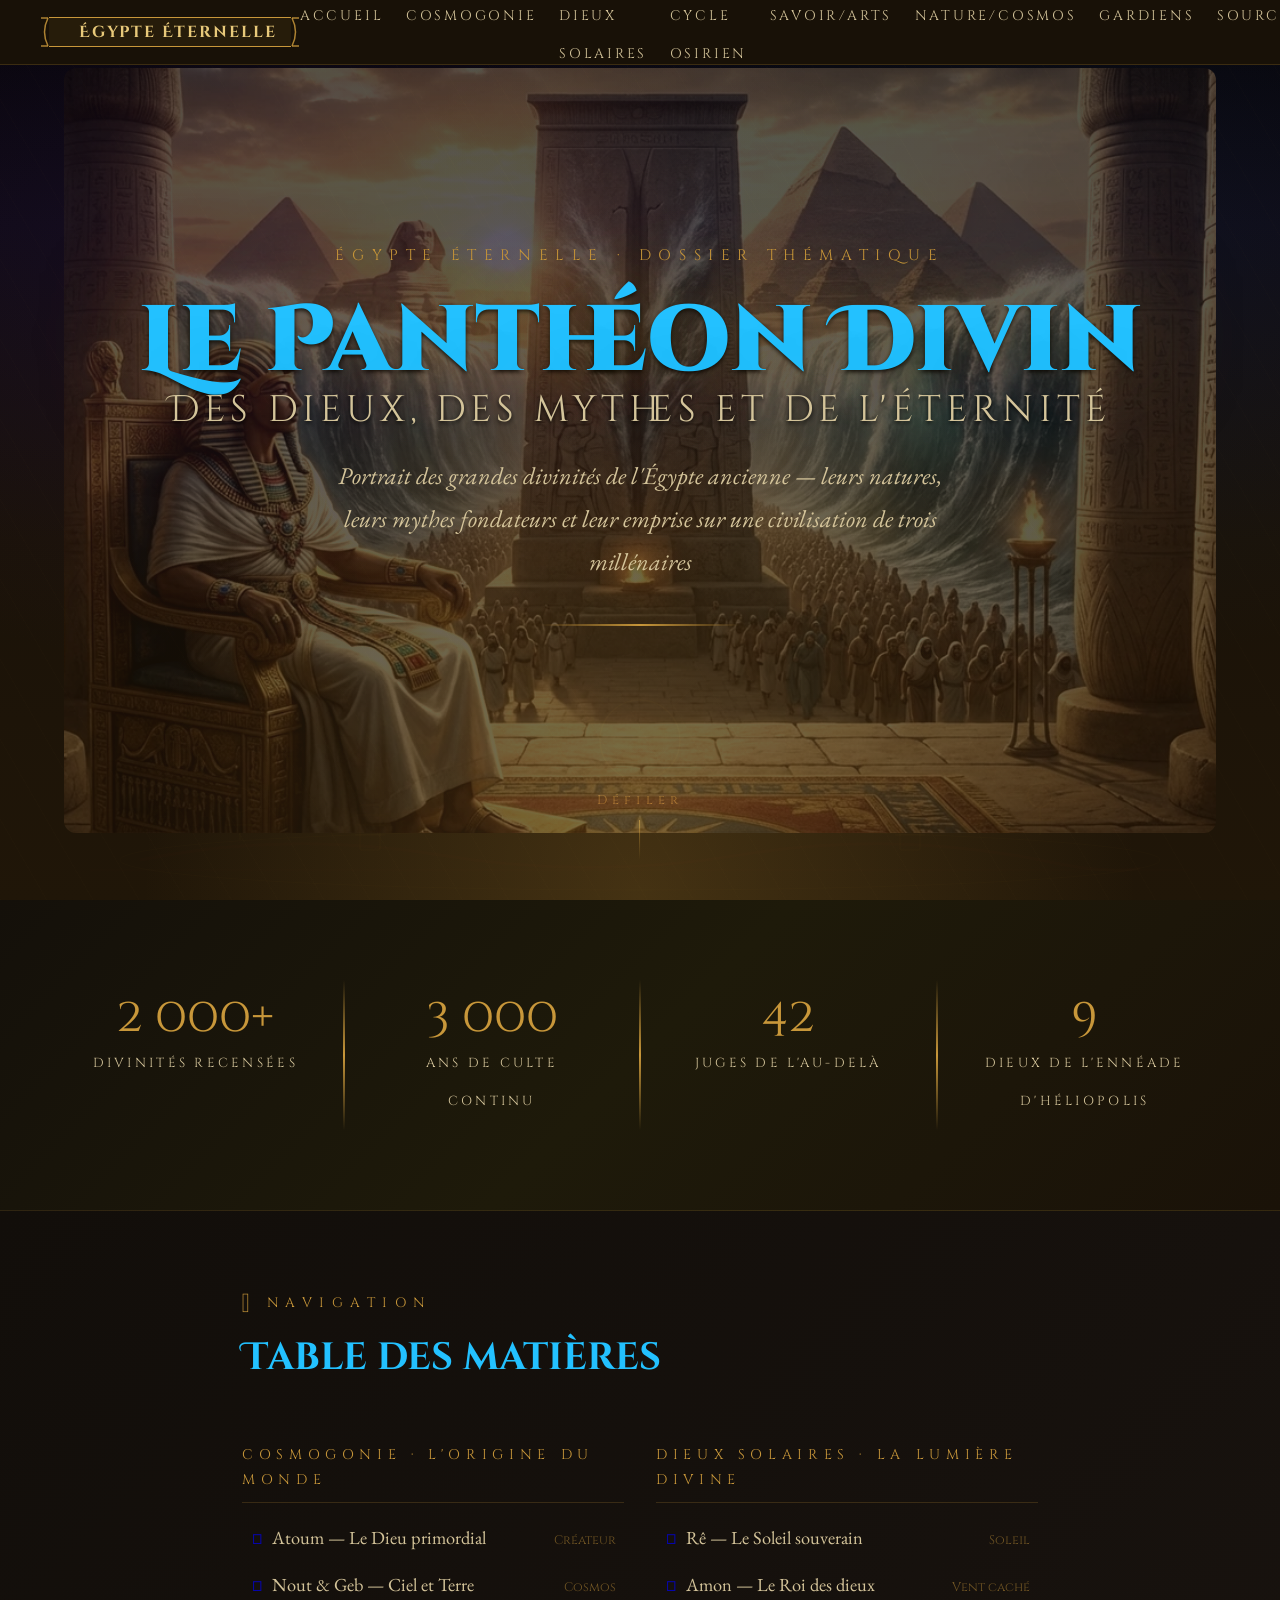
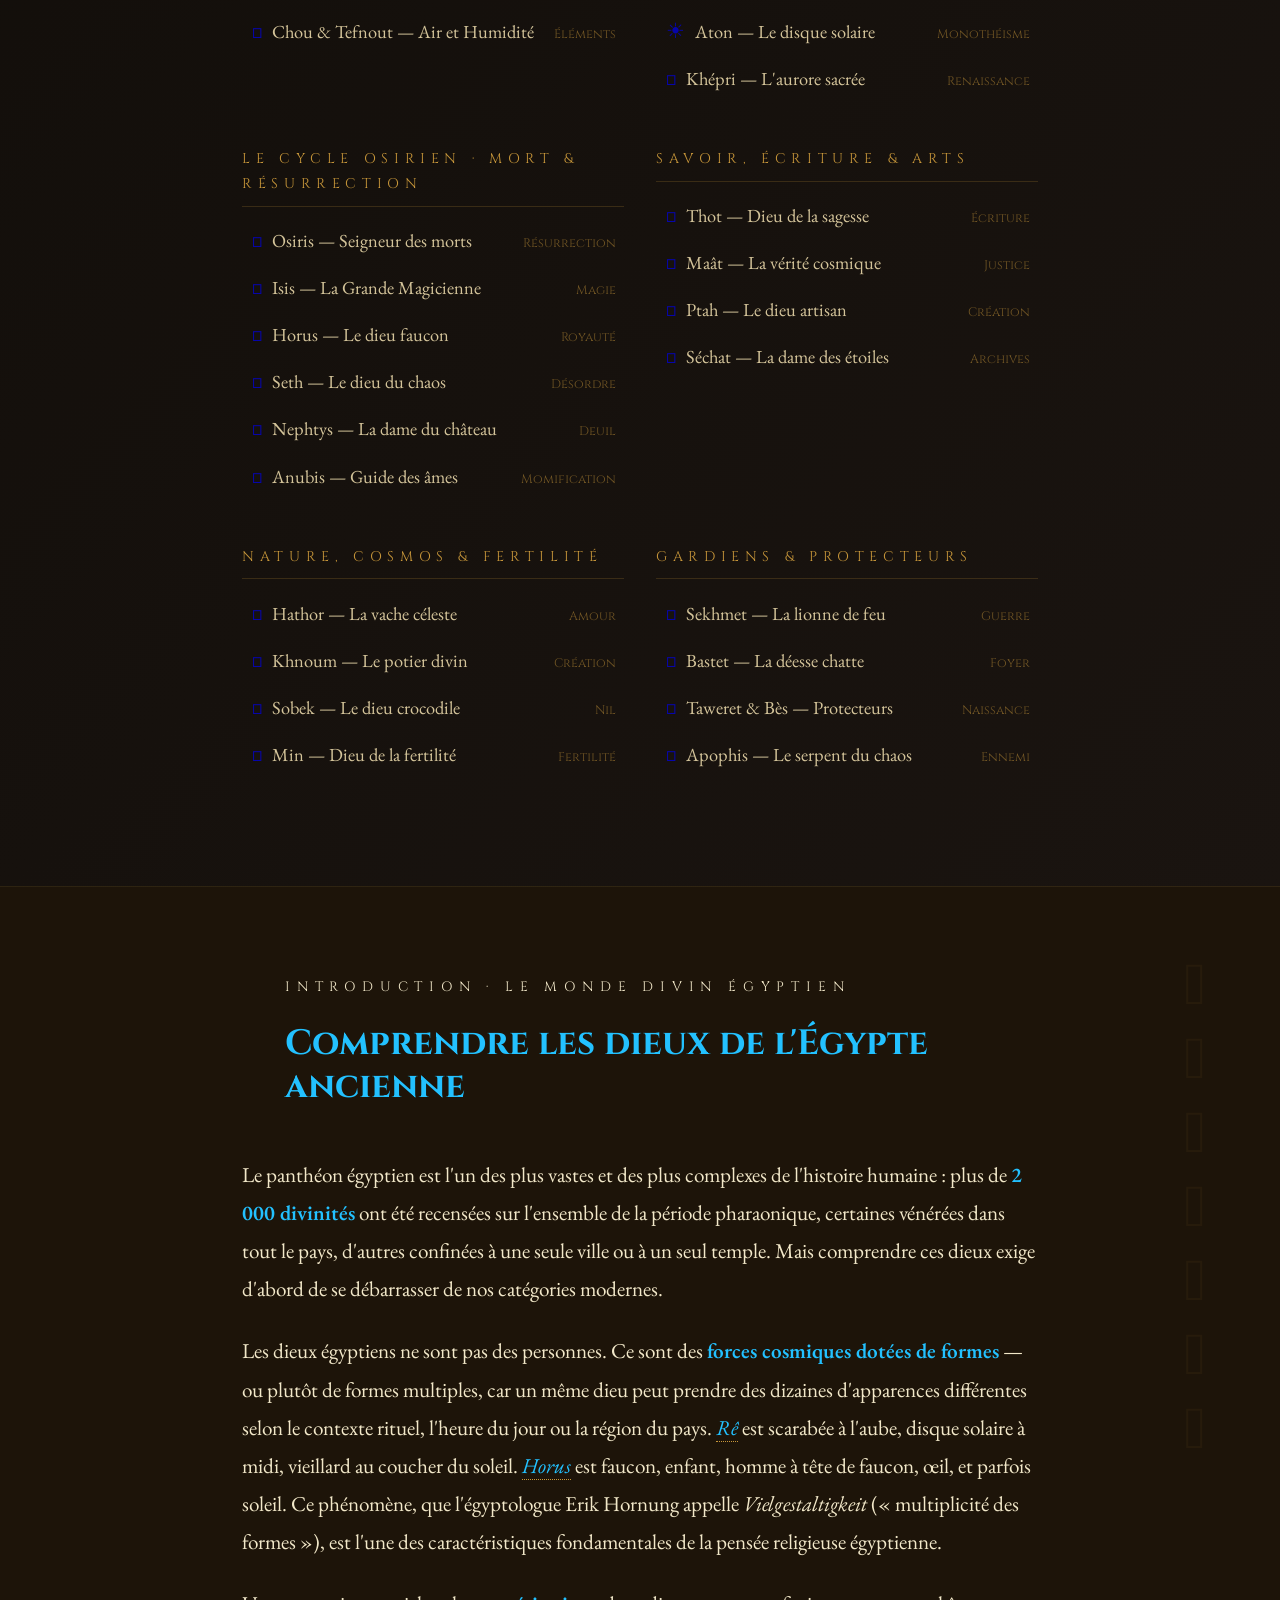
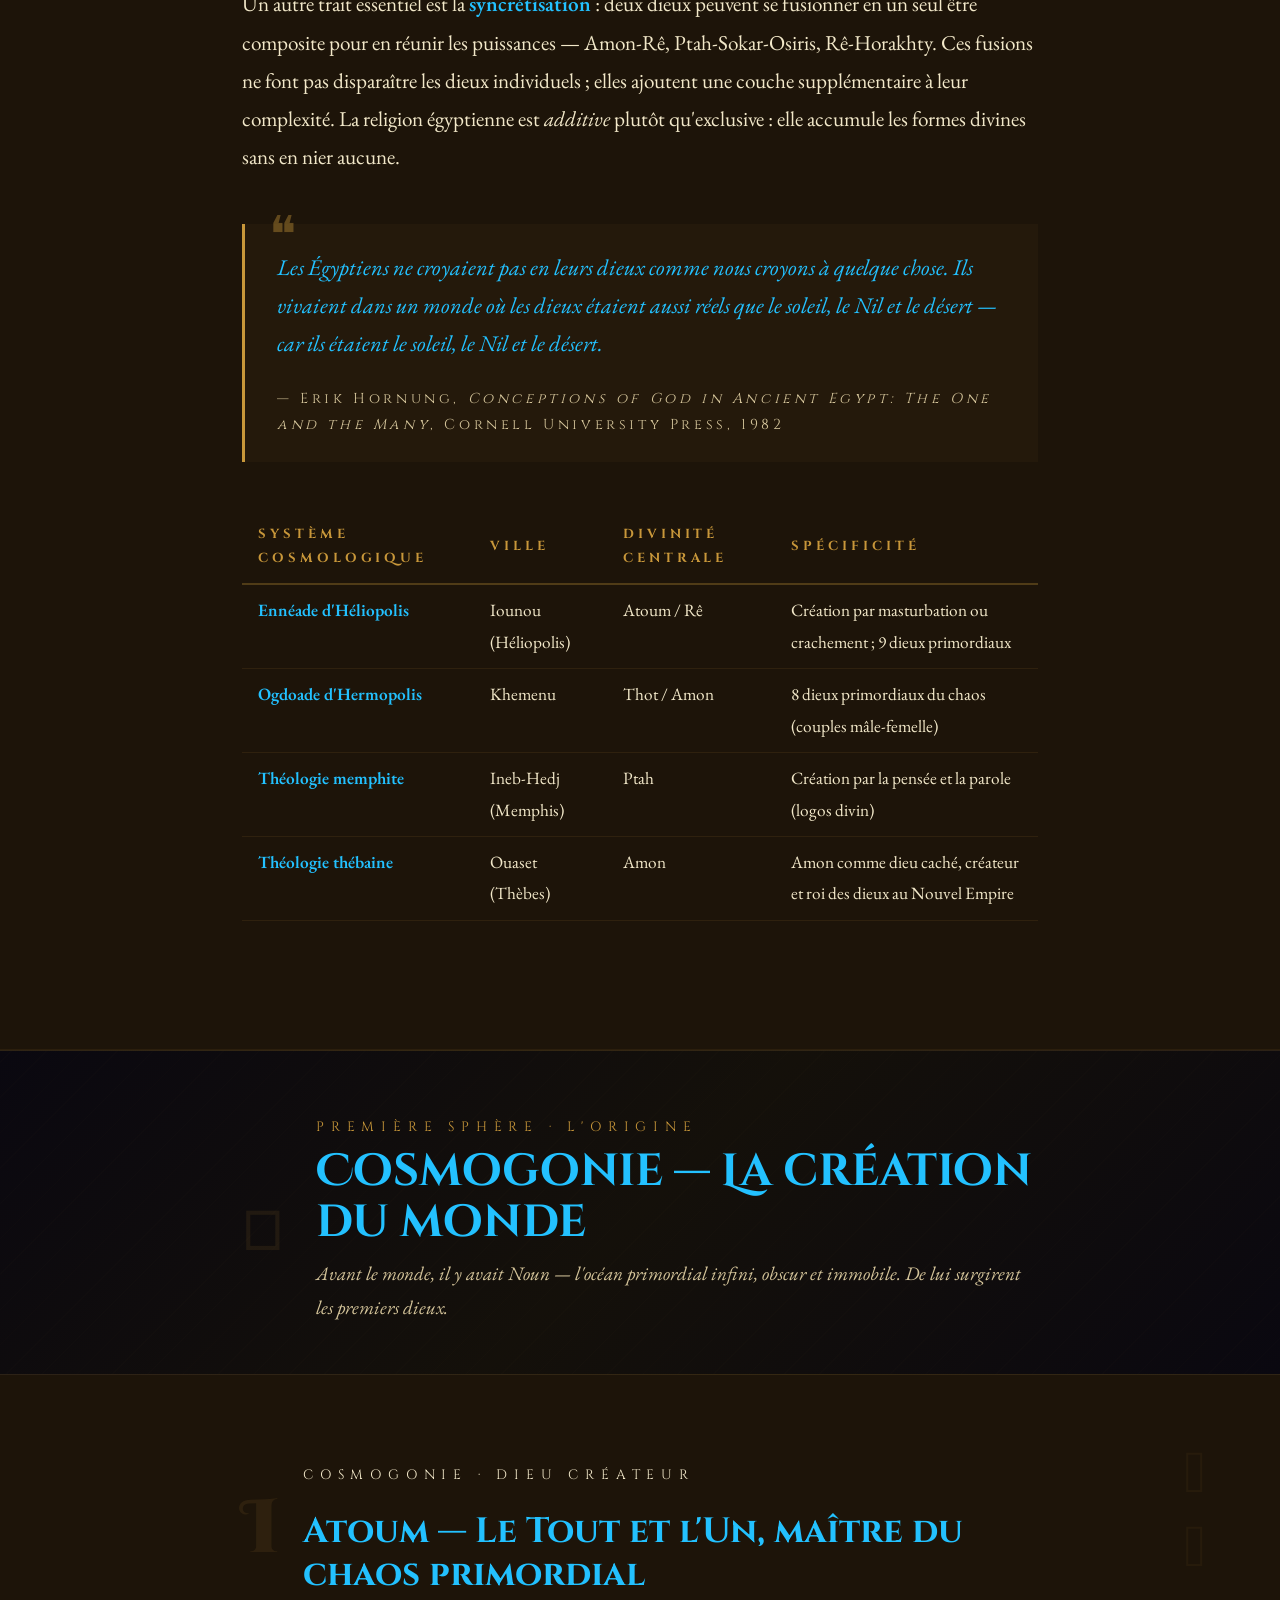
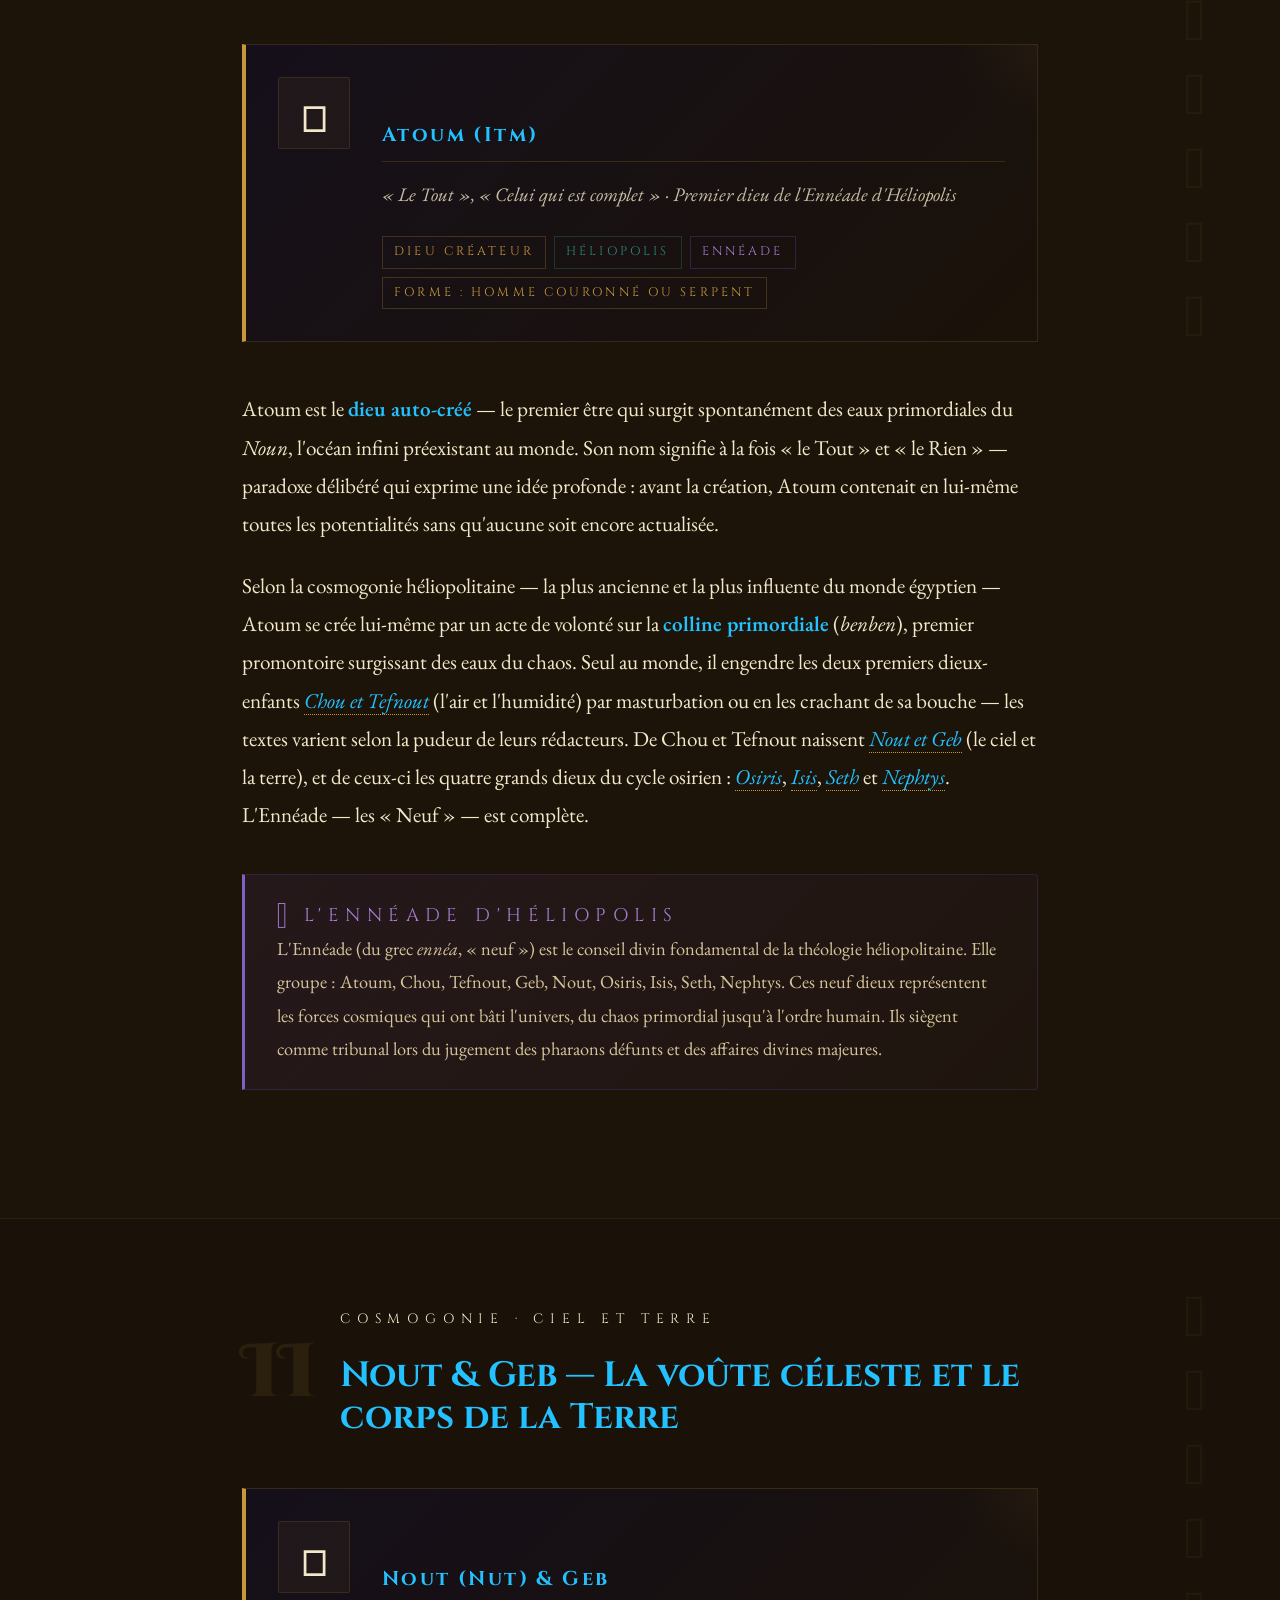
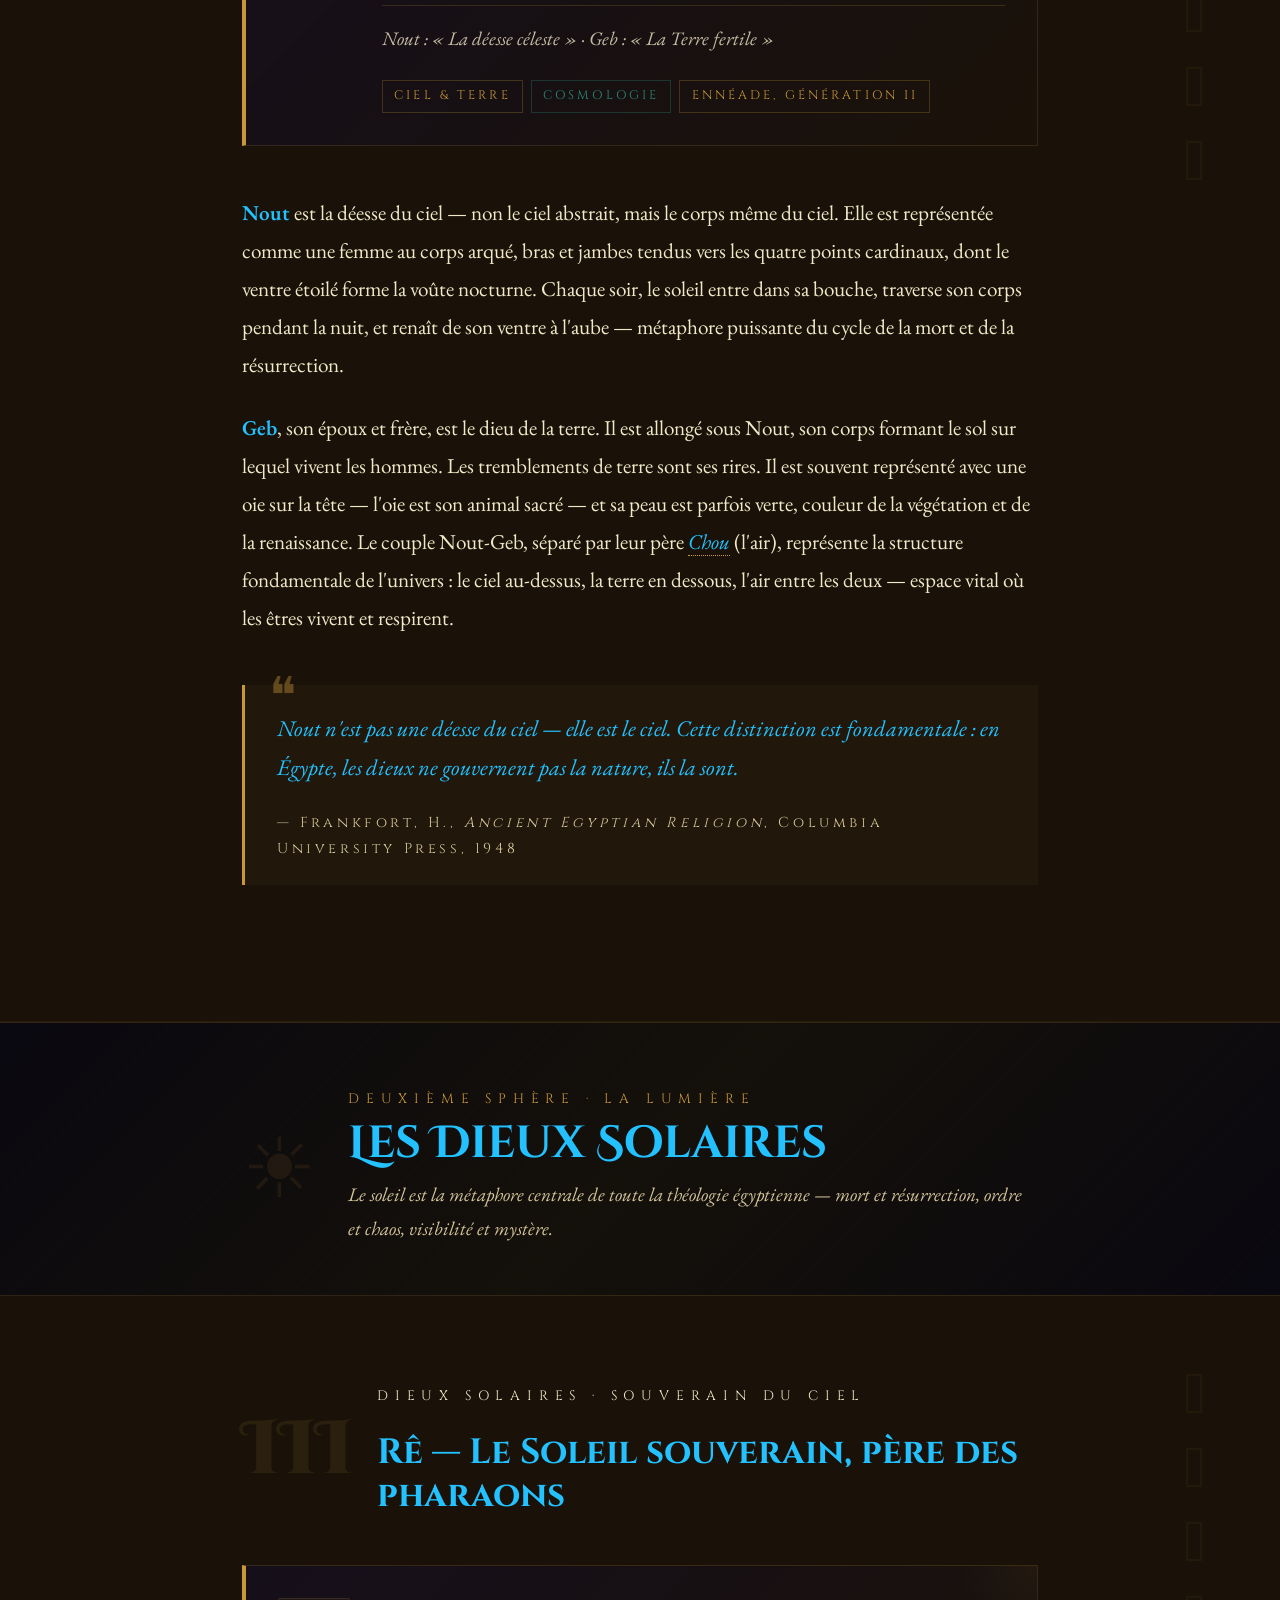
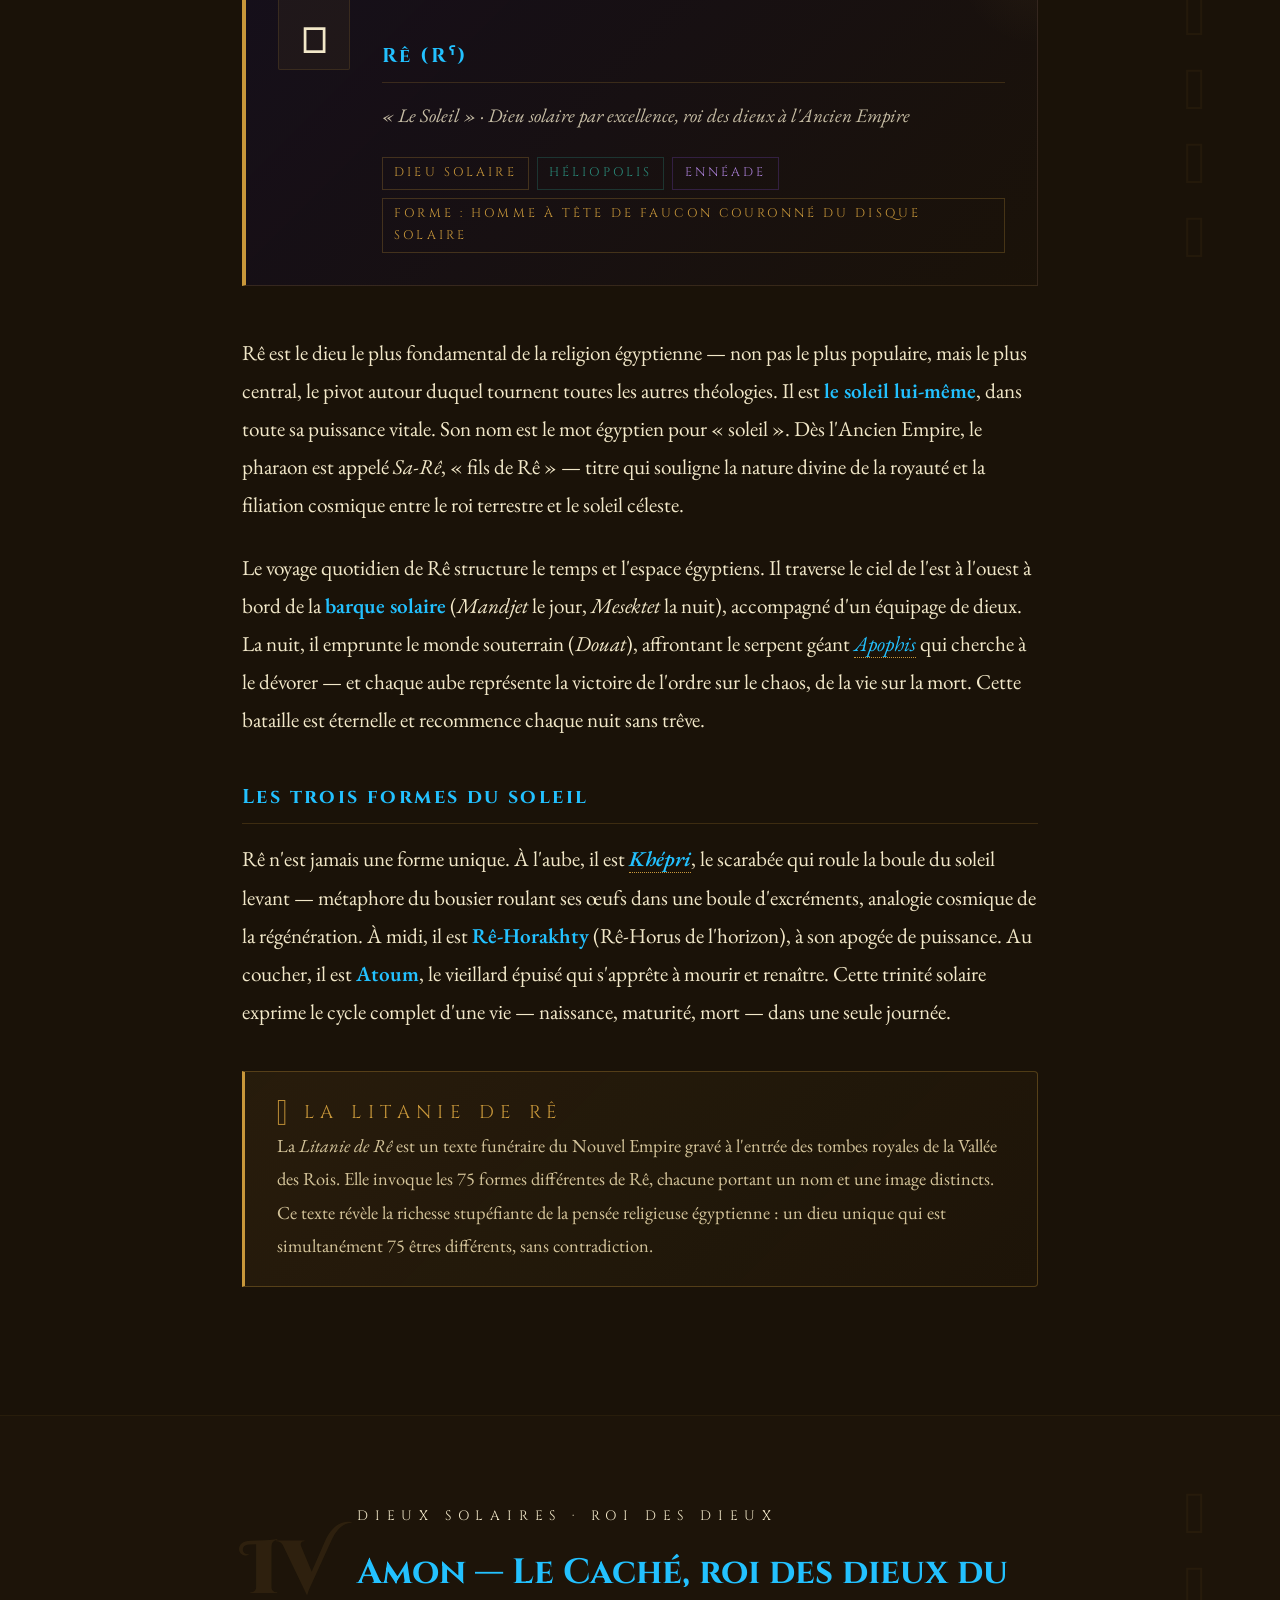
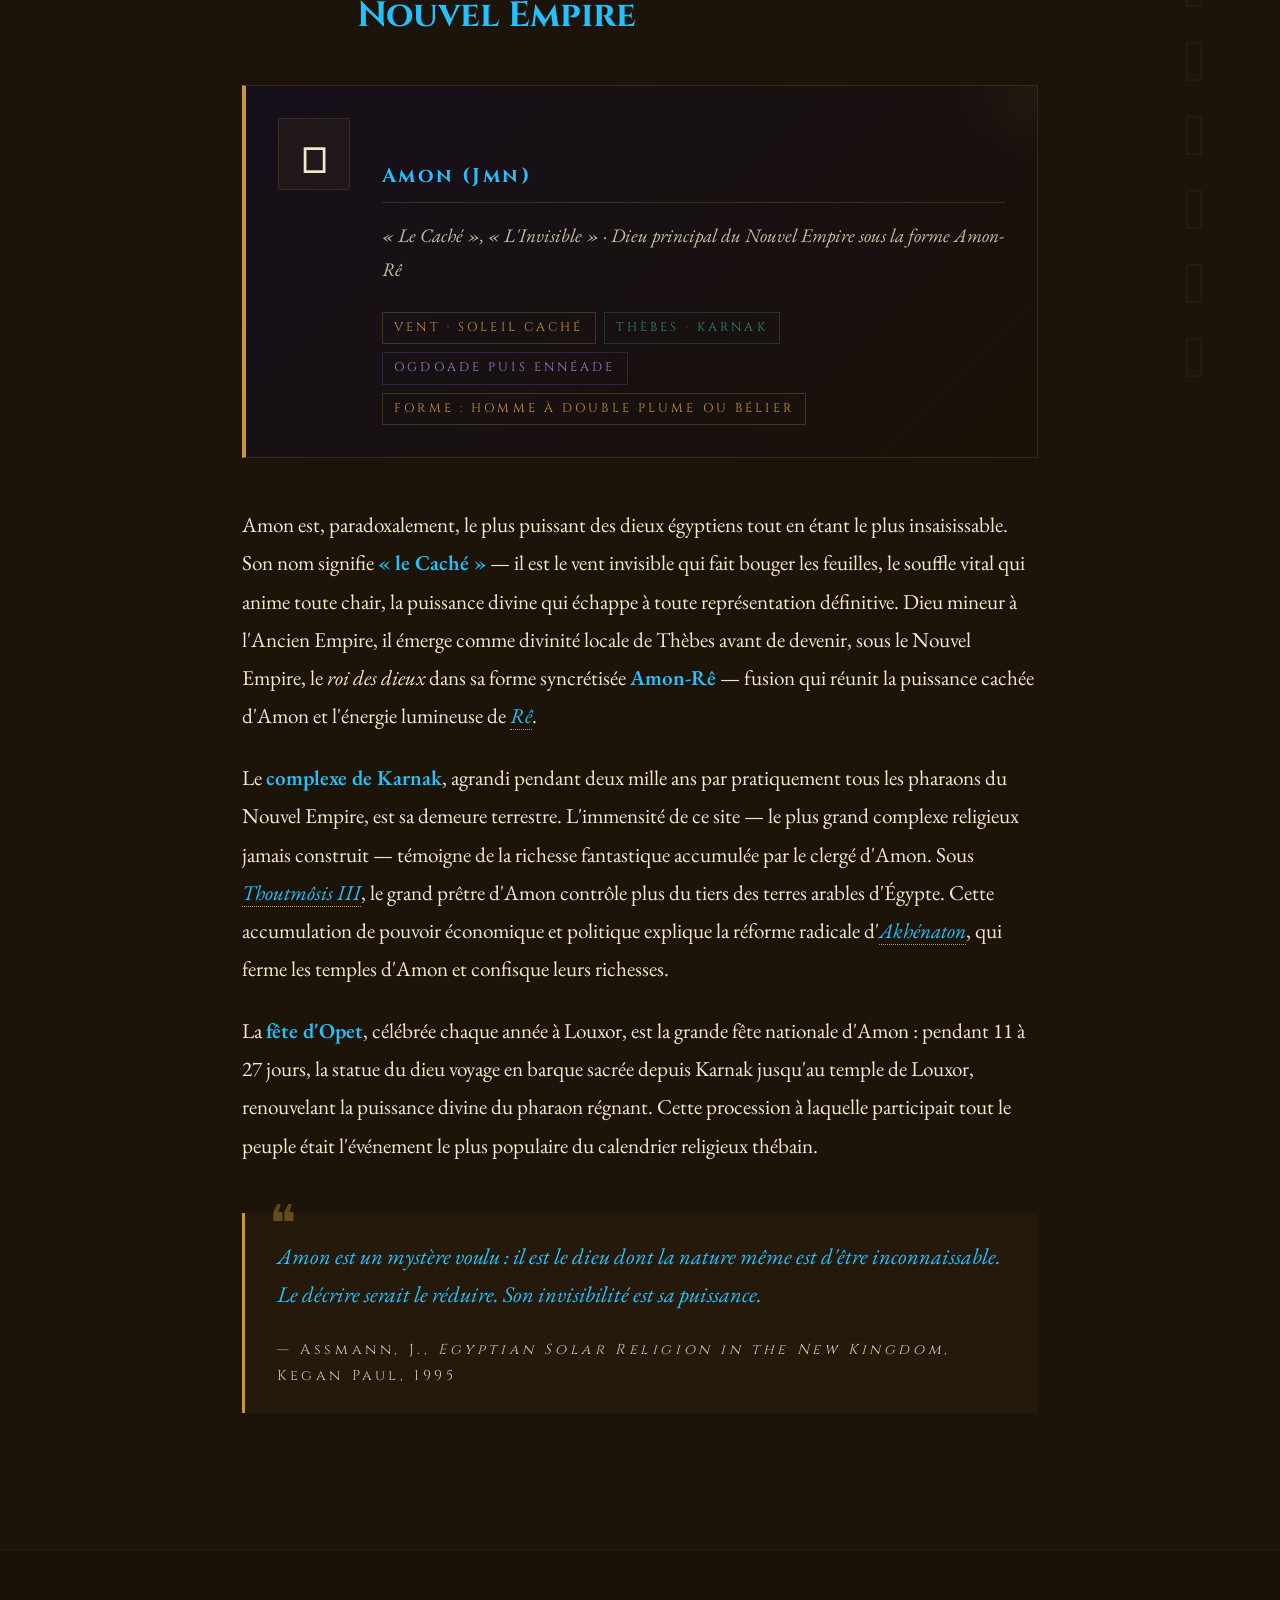
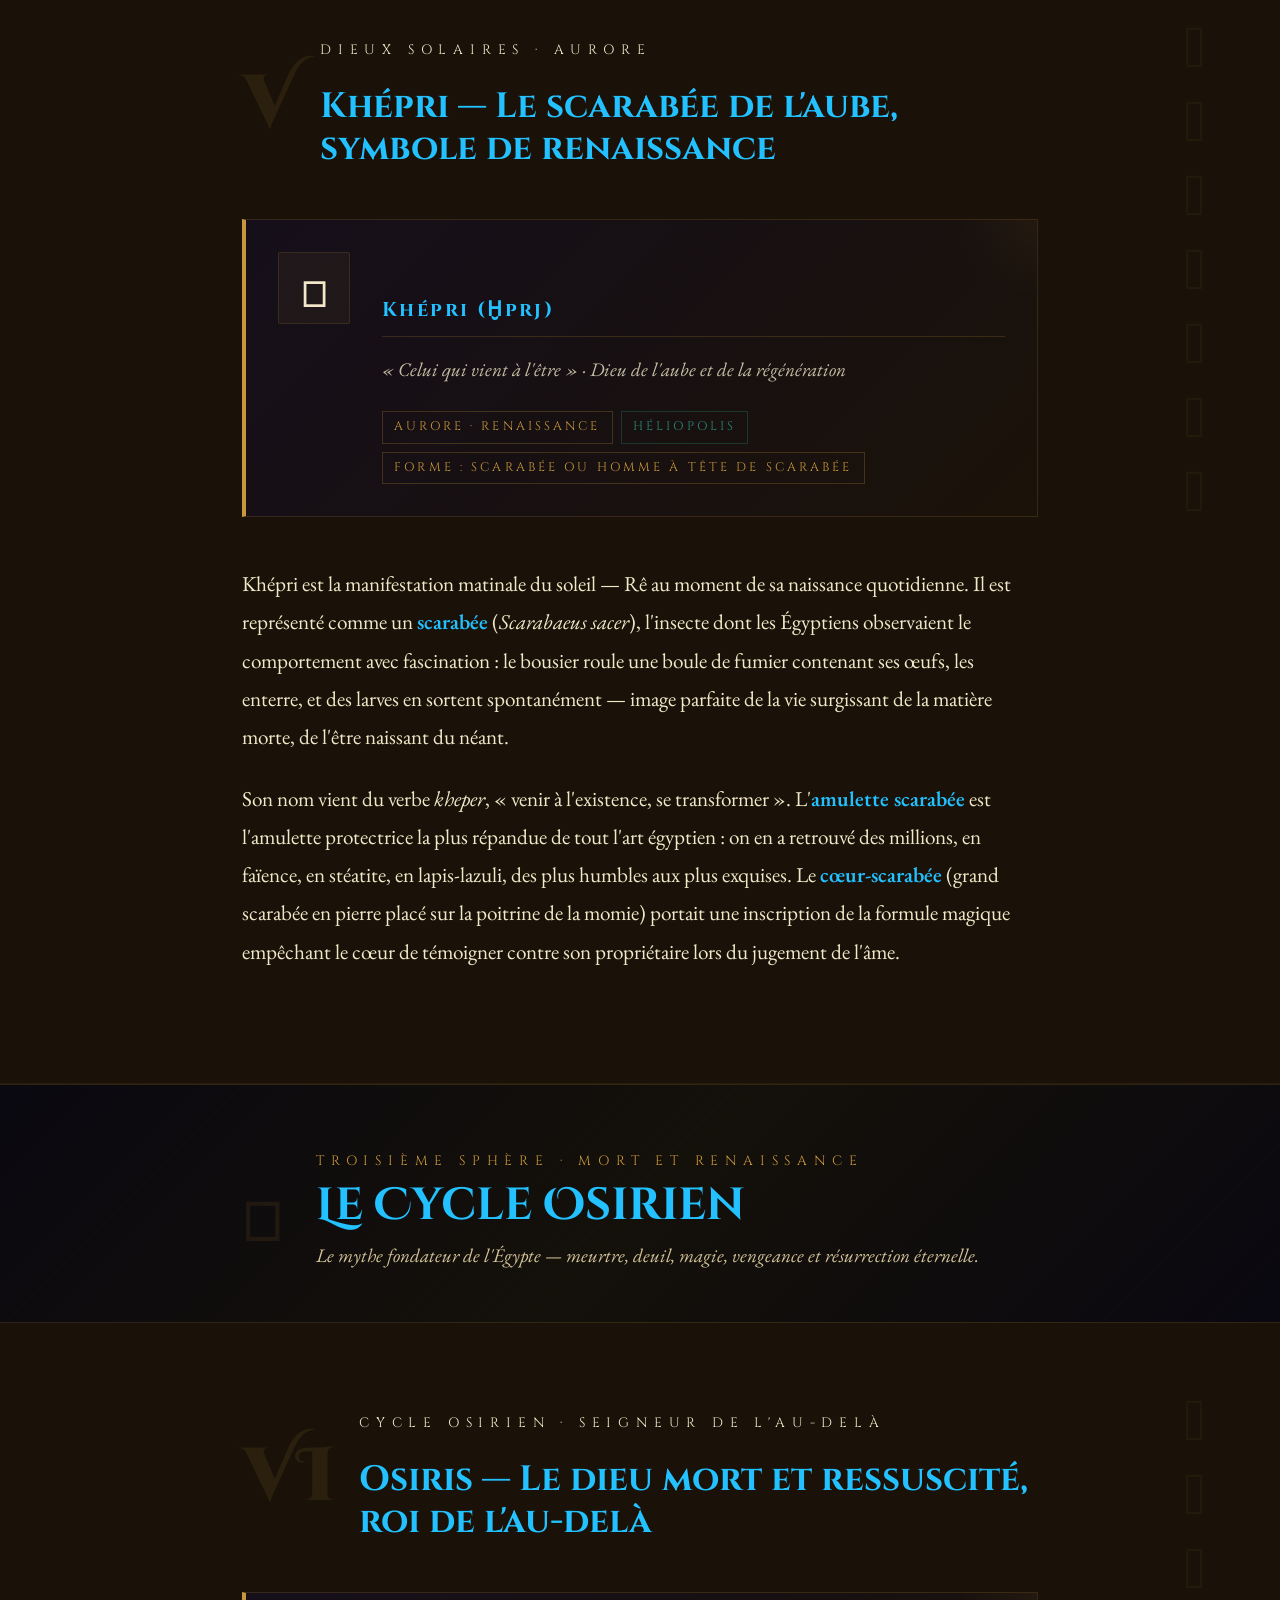
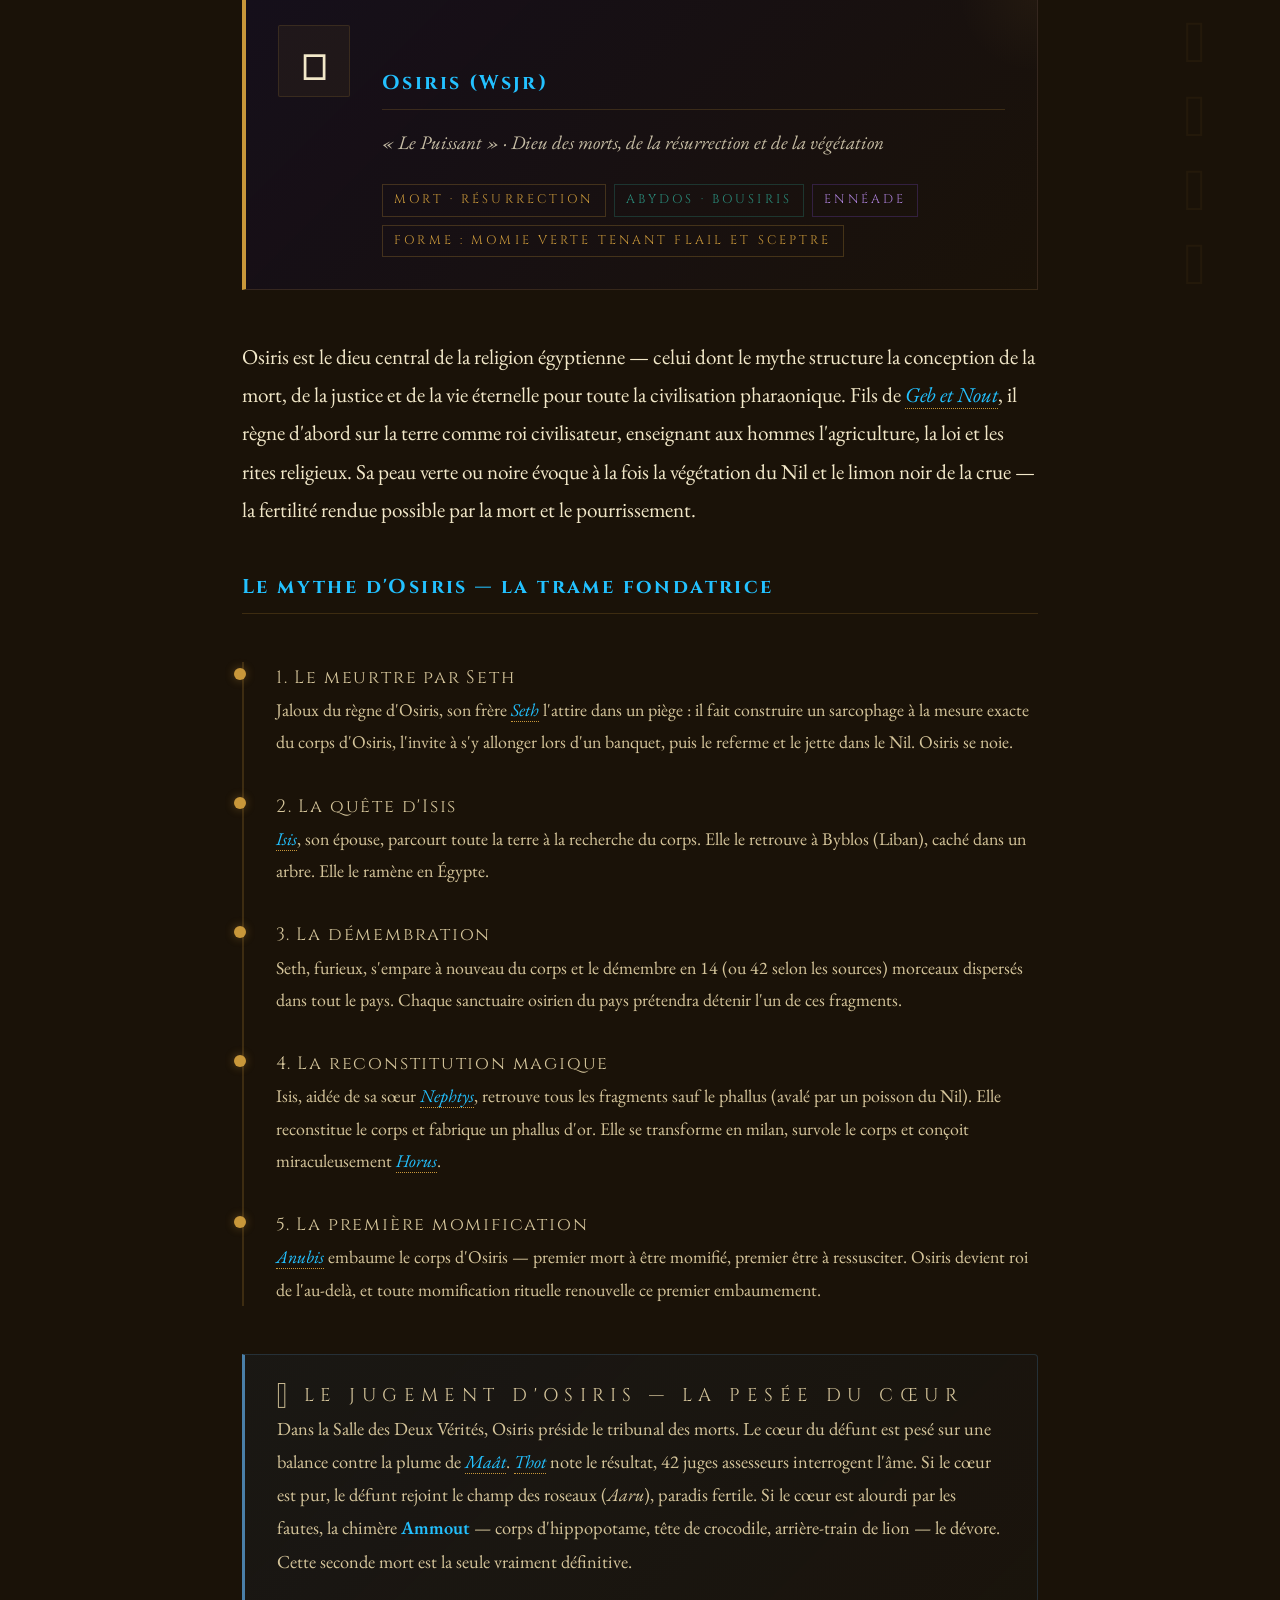
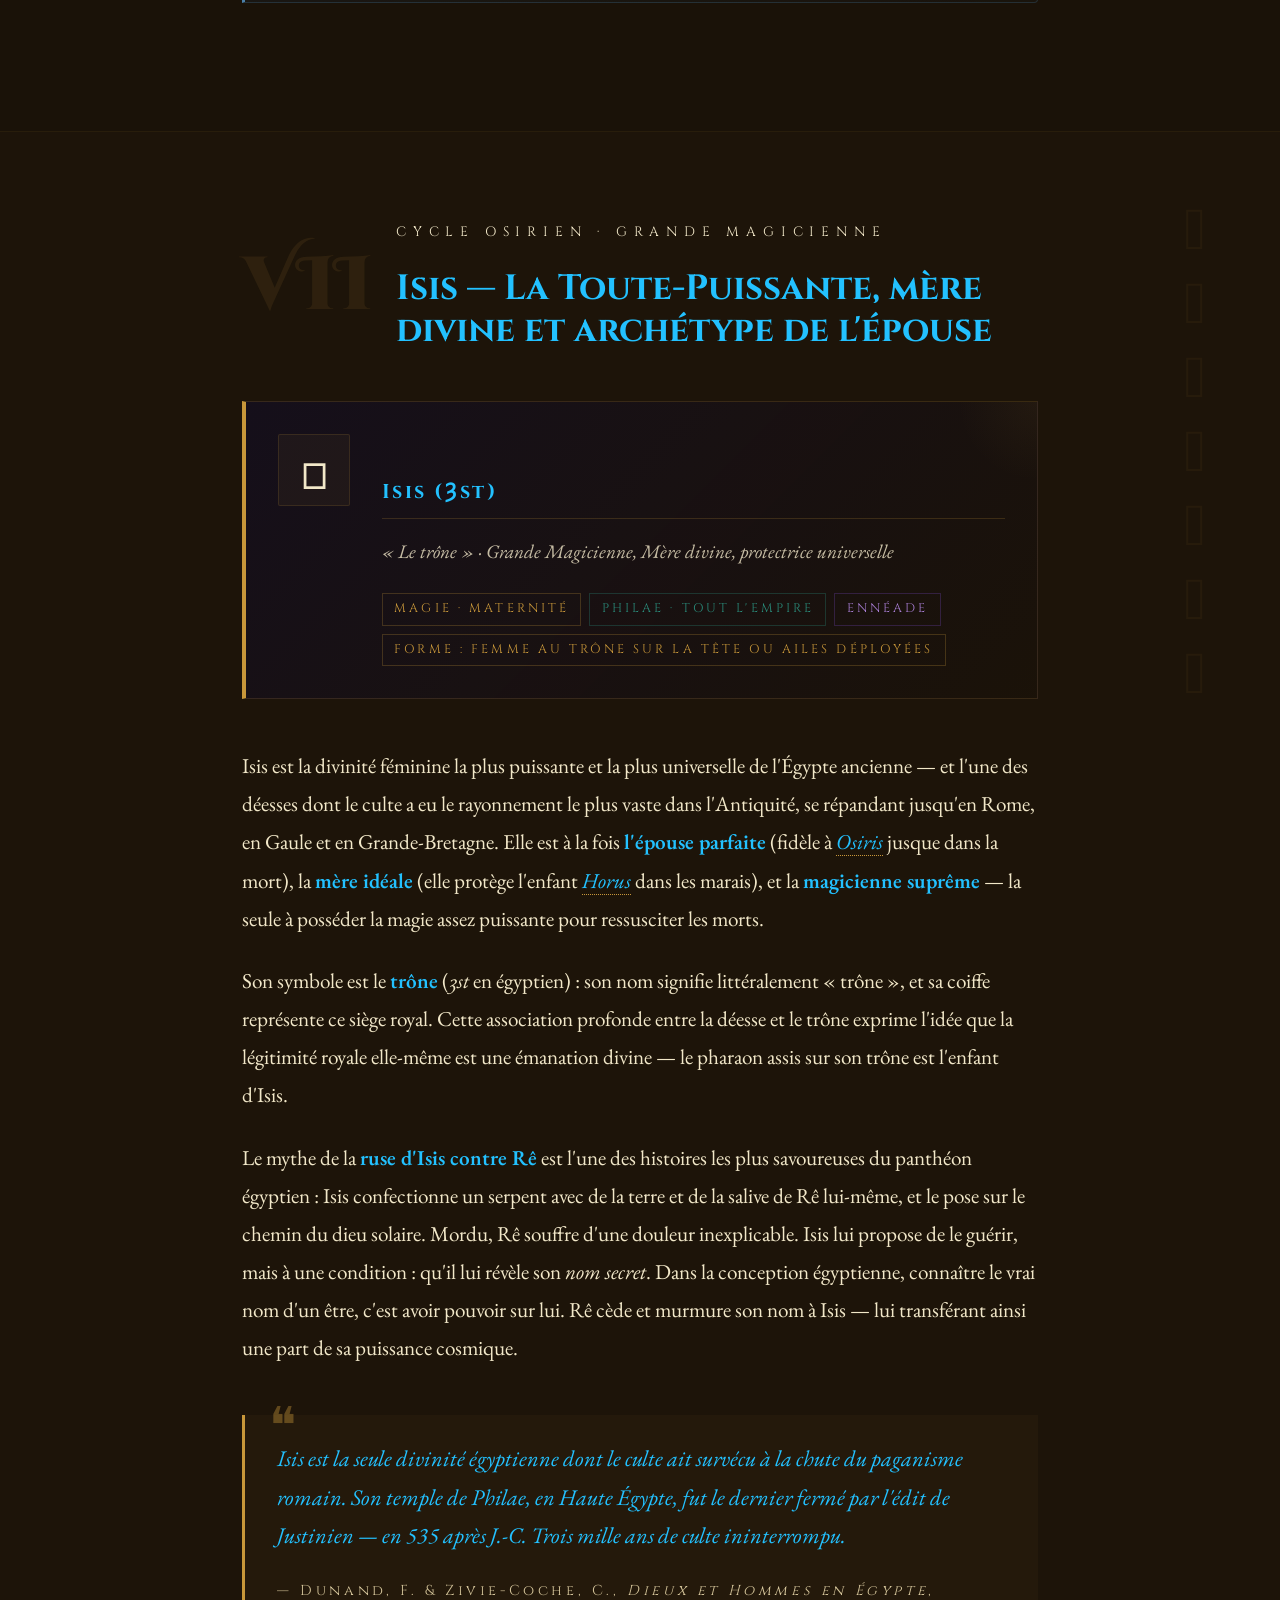
<file: egypte-pantheon.html>
<!doctype html>
<html lang="fr">
  <head>
    <meta charset="UTF-8" />
    <meta name="viewport" content="width=device-width, initial-scale=1.0" />
    <meta name="referrer" content="strict-origin-when-cross-origin" />
    <title>Le Panthéon Divin — Égypte Éternelle</title>
    <meta name="description" content="Découvrez les dieux et déesses de la mythologie égyptienne : Rê, Osiris, Isis, Anubis et bien d'autres divinités du panthéon.">
    <link rel="preconnect" href="https://fonts.googleapis.com" />
    <link rel="canonical" href="https://phil83470.github.io/egypte-eternelle/egypte-pantheon.html" />
    <meta property="og:type" content="website">
    <meta property="og:site_name" content="Égypte Éternelle">
    <meta property="og:title" content="Le Panthéon Divin — Égypte Éternelle">
    <meta property="og:description" content="Découvrez les dieux et déesses de la mythologie égyptienne : Rê, Osiris, Isis, Anubis et bien d'autres divinités du panthéon.">
    <meta property="og:url" content="https://phil83470.github.io/egypte-eternelle/egypte-pantheon.html">
    <meta property="og:image" content="https://phil83470.github.io/egypte-eternelle/images/images/vue-pyramides.jpg">
    <meta name="twitter:card" content="summary_large_image">
    <link
      href="https://fonts.googleapis.com/css2?family=Cinzel+Decorative:wght@400;700;900&family=Cinzel:wght@400;600;700&family=EB+Garamond:ital,wght@0,400;0,500;1,400;1,500&display=swap"
      rel="stylesheet"
    />
    <style>
      :root {
        --or: #c8973a;
        --or-clair: #23c1ff;
        --or-profond: #8b6420;
        --sable: #f2e8c9;
        --sable-fonce: #d4c49a;
        --noir-nil: #1a1208;
        --brun-papyrus: #6b4f2a;
        --rouge-carnelian: #8b2e1a;
        --bleu-lapis: #1a3a5c;
        --bleu-clair: #4a7fa8;
        --turquoise: #2a8b7a;
        --violet-myste: #3a1a5c;
        --blanc-ivoire: #fbf5e6;
      }

      * {
        margin: 0;
        padding: 0;
        box-sizing: border-box;
      }
      html {
        scroll-behavior: auto;
      }
      body {
        background-color: var(--noir-nil);
        color: var(--sable);
        font-family: "EB Garamond", Georgia, serif;
        font-size: calc(18px + 0.2rem);
        line-height: 1.8;
        overflow-x: hidden;
      }

      /* ─── HERO ─── */
      .hero {
        position: relative;
        min-height: 100vh;
        display: flex;
        flex-direction: column;
        align-items: center;
        justify-content: center;
        text-align: center;
        overflow: hidden;
        background:
          radial-gradient(
            ellipse at 50% 100%,
            rgba(200, 151, 58, 0.22) 0%,
            transparent 55%
          ),
          radial-gradient(
            ellipse at 20% 30%,
            rgba(58, 26, 92, 0.18) 0%,
            transparent 45%
          ),
          radial-gradient(
            ellipse at 80% 30%,
            rgba(26, 58, 92, 0.18) 0%,
            transparent 45%
          ),
          linear-gradient(
            180deg,
            #050408 0%,
            #0e0a14 25%,
            #1a1208 60%,
            #201608 100%
          );
      }
      .hero::before {
        content: "";
        position: absolute;
        inset: 0;
        background: repeating-linear-gradient(
          60deg,
          rgba(200, 151, 58, 0.01) 0px,
          rgba(200, 151, 58, 0.01) 1px,
          transparent 1px,
          transparent 40px
        );
      }
      .stars {
        position: absolute;
        top: 0;
        left: 0;
        right: 0;
        height: 60%;
        overflow: hidden;
      }
      .star {
        position: absolute;
        background: var(--or-clair);
        border-radius: 50%;
        animation: twinkle var(--dur, 3s) ease-in-out infinite;
        opacity: 0;
      }
      @keyframes twinkle {
        0%,
        100% {
          opacity: 0;
        }
        50% {
          opacity: var(--op, 0.7);
        }
      }

      /* Celestial arc SVG */
      .hero-arc {
        position: absolute;
        bottom: 0;
        left: 50%;
        transform: translateX(-50%);
        width: 100%;
        max-width: 1100px;
        opacity: 0.13;
      }

      .hero-content {
        position: relative;
        z-index: 2;
        padding: 2rem;
      }
      @keyframes fadeUp {
        from {
          opacity: 0;
          transform: translateY(30px);
        }
        to {
          opacity: 1;
          transform: translateY(0);
        }
      }

      /* Hero Image Adjustment */
      .hero-background {
        position: absolute;
        inset: 0;
        z-index: 1;
        opacity: 0.3;
      
        display: flex;
        align-items: center;
        justify-content: center;
      }

      .hero-background img {
        width: 90vw;
        height: 85vh;
        object-fit: cover;
        filter: sepia(30%) contrast(110%);
      
        border-radius: 12px;
      }
      .hero-eyebrow {
        font-family: "Cinzel", serif;
        font-size: 0.95rem;
        letter-spacing: 0.5em;
        text-transform: uppercase;
        color: var(--or);
        margin-bottom: 1.5rem;
        animation: fadeUp 1.4s 0.2s ease both;
      }
      .hero-title {
        font-family: "Cinzel Decorative", serif;
        font-size: clamp(2.6rem, calc(7vw + 0.2rem), 6.2rem);
        font-weight: 900;
        line-height: 1.05;
        color: var(--or-clair);
        text-shadow:
          0 0 100px rgba(200, 151, 58, 0.5),
          0 2px 4px rgba(0, 0, 0, 0.9);
        margin-bottom: 0.5rem;
        animation: fadeUp 1.4s 0.4s ease both;
      }
      .hero-title span {
        display: block;
        font-size: 0.4em;
        color: var(--sable-fonce);
        letter-spacing: 0.14em;
        font-weight: 400;
      }
      .hero-subtitle {
        font-family: "EB Garamond", serif;
        font-style: italic;
        font-size: clamp(1.2rem, calc(2vw + 0.2rem), 1.5rem);
        color: var(--sable-fonce);
        max-width: 650px;
        margin: 1.5rem auto 2.5rem;
        animation: fadeUp 1.4s 0.6s ease both;
      }
      .hero-divider {
        width: 200px;
        height: 2px;
        background: linear-gradient(90deg, transparent, var(--or), transparent);
        margin: 0 auto 2rem;
        animation: fadeUp 1.4s 0.8s ease both;
      }
      .scroll-hint {
        position: absolute;
        bottom: 2.5rem;
        left: 50%;
        transform: translateX(-50%);
        display: flex;
        flex-direction: column;
        align-items: center;
        gap: 0.5rem;
        font-family: "Cinzel", serif;
        font-size: 0.8rem;
        letter-spacing: 0.4em;
        color: var(--or);
        opacity: 0.7;
        animation: scrollBounce 2s ease-in-out infinite;
      }
      .scroll-hint::after {
        content: "";
        width: 1px;
        height: 40px;
        background: linear-gradient(to bottom, var(--or), transparent);
      }
      @keyframes scrollBounce {
        0%,
        100% {
          transform: translateX(-50%) translateY(0);
        }
        50% {
          transform: translateX(-50%) translateY(6px);
        }
      }

      /* ─── NAV ─── */
      nav.main-nav {
        position: fixed;
        left: 0;
        right: 0;
        width: 100%;
        top: 0;
        z-index: 100;
        background: rgba(26, 18, 8, 0.96);
        backdrop-filter: blur(14px);
        border-bottom: 1px solid rgba(200, 151, 58, 0.2);
        padding: 0 2rem;
      }
      .nav-inner {
        max-width: 1200px;
        margin: 0 auto;
        display: flex;
        align-items: center;
        justify-content: space-between;
        height: 64px;
      }
      .nav-logo {
        font-family: "Cinzel Decorative", serif;
        font-size: 1.2rem;
        color: var(--or);
        text-decoration: none;
        letter-spacing: 0.08em;
      }
      .nav-links {
        display: flex;
        gap: 1.4rem;
        list-style: none;
      }
      .nav-links a {
        font-family: "Cinzel", serif;
        font-size: 0.87rem;
        letter-spacing: 0.2em;
        text-transform: uppercase;
        color: var(--sable-fonce);
        text-decoration: none;
        transition: color 0.3s;
      }
      .nav-links a:hover {
        color: var(--or-clair);
      }

      /* ─── LAYOUT ─── */
      .container {
        max-width: 860px;
        margin: 0 auto;
        padding: 0 2rem;
      }
      .container-wide {
        max-width: 1200px;
        margin: 0 auto;
        padding: 0 2rem;
      }

      /* ─── INTRO BAND ─── */
      .intro-band {
        background: linear-gradient(
          135deg,
          #14100a 0%,
          #1e1a0a 50%,
          #1a1208 100%
        );
        padding: 5rem 0;
        border-bottom: 1px solid rgba(200, 151, 58, 0.15);
      }
      .intro-grid {
        display: grid;
        grid-template-columns: 1fr 2px 1fr 2px 1fr 2px 1fr;
        gap: 1.5rem;
        align-items: start;
      }
      .intro-stat {
        text-align: center;
        padding: 0.8rem;
      }
      .stat-number {
        font-family: "Cinzel Decorative", serif;
        font-size: 3rem;
        color: var(--or);
        line-height: 1;
        display: block;
      }
      .stat-label {
        font-family: "Cinzel", serif;
        font-size: 0.82rem;
        letter-spacing: 0.25em;
        text-transform: uppercase;
        color: var(--sable-fonce);
        margin-top: 0.5rem;
      }
      .intro-divider-v {
        background: linear-gradient(
          to bottom,
          transparent,
          var(--or),
          transparent
        );
        align-self: stretch;
        min-height: 70px;
      }

      /* ─── TABLE OF CONTENTS ─── */
      .toc-section {
        background: linear-gradient(135deg, #120e0a 0%, #1a1410 100%);
        padding: 5rem 0;
        border-bottom: 1px solid rgba(200, 151, 58, 0.15);
      }
      .toc-header {
        font-family: "Cinzel", serif;
        font-size: 0.85rem;
        letter-spacing: 0.55em;
        text-transform: uppercase;
        color: var(--or);
        margin-bottom: 0.5rem;
      }
      .toc-title {
        font-family: "Cinzel Decorative", serif;
        font-size: clamp(1.7rem, calc(3vw + 0.2rem), 2.4rem);
        color: var(--or-clair);
        margin-bottom: 2.5rem;
      }
      .toc-grid {
        display: grid;
        grid-template-columns: repeat(auto-fill, minmax(270px, 1fr));
        gap: 0.4rem 2rem;
      }
      .toc-era {
        margin-bottom: 1.8rem;
      }
      .toc-era-title {
        font-family: "Cinzel", serif;
        font-size: 0.88rem;
        letter-spacing: 0.4em;
        text-transform: uppercase;
        color: var(--or);
        padding: 0.6rem 0;
        border-bottom: 1px solid rgba(200, 151, 58, 0.2);
        margin-bottom: 0.6rem;
      }
      .toc-link {
        display: flex;
        align-items: baseline;
        gap: 0.6rem;
        padding: 0.3rem 0.5rem;
        text-decoration: none;
        border-left: 2px solid transparent;
        transition: all 0.2s;
        border-radius: 0 2px 2px 0;
      }
      .toc-link:hover {
        border-left-color: var(--or);
        background: rgba(200, 151, 58, 0.04);
        padding-left: 1rem;
      }
      .toc-glyph {
        font-size: 1.3rem;
        flex-shrink: 0;
        opacity: 0.7;
      }
      .toc-name {
        font-family: "EB Garamond", serif;
        font-size: 1.15rem;
        color: var(--sable-fonce);
      }
      .toc-role {
        font-family: "Cinzel", serif;
        font-size: 0.78rem;
        color: var(--or);
        opacity: 0.5;
        margin-left: auto;
        flex-shrink: 0;
        white-space: nowrap;
      }

      /* ─── SPHERE HEADER (domain separator) ─── */
      .sphere-header {
        background: linear-gradient(
          135deg,
          #0a0810 0%,
          #14100a 50%,
          #0a0810 100%
        );
        padding: 4rem 0 3rem;
        border-top: 1px solid rgba(200, 151, 58, 0.18);
        border-bottom: 1px solid rgba(200, 151, 58, 0.18);
        position: relative;
        overflow: hidden;
      }
      .sphere-header::before {
        content: "";
        position: absolute;
        inset: 0;
        background: repeating-linear-gradient(
          -45deg,
          rgba(200, 151, 58, 0.012) 0px,
          rgba(200, 151, 58, 0.012) 1px,
          transparent 1px,
          transparent 25px
        );
      }
      .sphere-header-inner {
        position: relative;
        z-index: 1;
        max-width: 860px;
        margin: 0 auto;
        padding: 0 2rem;
        display: flex;
        align-items: center;
        gap: 2rem;
      }
      .sphere-glyph {
        font-size: 5.2rem;
        color: rgba(200, 151, 58, 0.1);
        line-height: 1;
        flex-shrink: 0;
      }
      .sphere-label {
        font-family: "Cinzel", serif;
        font-size: 0.85rem;
        letter-spacing: 0.5em;
        text-transform: uppercase;
        color: var(--or);
        margin-bottom: 0.4rem;
      }
      .sphere-name {
        font-family: "Cinzel Decorative", serif;
        font-size: clamp(1.7rem, calc(3.5vw + 0.2rem), 2.8rem);
        color: var(--or-clair);
        line-height: 1.15;
        margin-bottom: 0.5rem;
      }
      .sphere-desc {
        font-family: "EB Garamond", serif;
        font-style: italic;
        color: var(--sable-fonce);
        font-size: 1.2rem;
      }

      /* ─── SECTION MARKER ─── */
      .section-marker {
        display: flex;
        align-items: center;
        gap: 1.5rem;
        margin-bottom: 3rem;
      }
      .marker-number {
        font-family: "Cinzel Decorative", serif;
        font-size: 4.7rem;
        line-height: 1;
        color: rgba(200, 151, 58, 0.1);
        font-weight: 900;
        flex-shrink: 0;
      }
      .marker-text {
        flex: 1;
      }
      .marker-eyebrow {
        font-family: "Cinzel", serif;
        font-size: 0.85rem;
        letter-spacing: 0.5em;
        text-transform: uppercase;
        color: var(--or);
        margin-bottom: 0.4rem;
      }
      .marker-title {
        font-family: "Cinzel", serif;
        font-size: clamp(1.5rem, calc(3vw + 0.2rem), 2.2rem);
        color: var(--or-clair);
        line-height: 1.2;
      }

      /* ─── ARTICLE SECTIONS ─── */
      .article-section {
        padding: 5.5rem 0;
        border-bottom: 1px solid rgba(200, 151, 58, 0.08);
        position: relative;
      }
      .article-section:nth-child(even) {
        background: rgba(200, 151, 58, 0.015);
      }

      .hiero-deco {
        position: absolute;
        right: 2rem;
        top: 4rem;
        font-size: 3.7rem;
        opacity: 0.055;
        writing-mode: vertical-rl;
        letter-spacing: 0.5rem;
        color: var(--or);
        user-select: none;
        font-family: serif;
      }

      /* ─── GOD CARD ─── */
      .god-card {
        display: flex;
        gap: 2rem;
        align-items: flex-start;
        margin-bottom: 3rem;
        padding: 2rem;
        background: linear-gradient(
          135deg,
          rgba(20, 14, 30, 0.85),
          rgba(26, 18, 8, 0.9)
        );
        border: 1px solid rgba(200, 151, 58, 0.18);
        border-left: 4px solid var(--or);
        position: relative;
        overflow: hidden;
      }
      .god-card::before {
        content: "";
        position: absolute;
        top: 0;
        right: 0;
        width: 80px;
        height: 80px;
        background: radial-gradient(
          circle at top right,
          rgba(200, 151, 58, 0.06),
          transparent 70%
        );
      }
      .god-glyph {
        font-size: 3.4rem;
        flex-shrink: 0;
        width: 72px;
        height: 72px;
        display: flex;
        align-items: center;
        justify-content: center;
        background: rgba(200, 151, 58, 0.06);
        border: 1px solid rgba(200, 151, 58, 0.15);
        border-radius: 2px;
      }
      .god-meta {
        flex: 1;
      }
      .god-name {
        font-family: "Cinzel", serif;
        font-size: clamp(1.3rem, calc(2.5vw + 0.2rem), 1.8rem);
        color: var(--or-clair);
        margin-bottom: 0.25rem;
      }
      .god-epithet {
        font-family: "EB Garamond", serif;
        font-style: italic;
        font-size: 1.2rem;
        color: var(--sable-fonce);
        opacity: 0.8;
        margin-bottom: 0.7rem;
      }
      .god-tags {
        display: flex;
        flex-wrap: wrap;
        gap: 0.5rem;
      }
      .tag {
        font-family: "Cinzel", serif;
        font-size: 0.78rem;
        letter-spacing: 0.25em;
        text-transform: uppercase;
        padding: 0.25rem 0.7rem;
        border: 1px solid rgba(200, 151, 58, 0.25);
        color: var(--or);
      }
      .tag-blue {
        border-color: rgba(74, 127, 168, 0.3);
        color: var(--bleu-clair);
      }
      .tag-green {
        border-color: rgba(42, 139, 122, 0.3);
        color: var(--turquoise);
      }
      .tag-violet {
        border-color: rgba(100, 60, 160, 0.35);
        color: #a87ed4;
      }
      .tag-red {
        border-color: rgba(180, 60, 40, 0.3);
        color: #d4826a;
      }

      /* ─── PARAGRAPHS ─── */
      .article-section p {
        margin-bottom: 1.5rem;
        color: var(--sable);
      }
      .article-section h3 {
        font-family: "Cinzel", serif;
        font-size: 1.25rem;
        color: var(--or-clair);
        letter-spacing: 0.12em;
        margin: 2.5rem 0 1rem;
        padding-bottom: 0.5rem;
        border-bottom: 1px solid rgba(200, 151, 58, 0.2);
      }

      /* ─── INTERNAL LINK ─── */
      .internal-link {
        color: var(--or-clair);
        text-decoration: none;
        border-bottom: 1px dotted var(--or);
        transition: all 0.2s;
        font-style: italic;
      }
      .internal-link:hover {
        color: var(--or);
        border-bottom-style: solid;
      }

      /* ─── PULL QUOTE ─── */
      .pull-quote {
        border-left: 3px solid var(--or);
        padding: 1.5rem 2rem;
        margin: 3rem 0;
        background: rgba(200, 151, 58, 0.04);
        position: relative;
      }
      .pull-quote::before {
        content: "❝";
        position: absolute;
        top: -1rem;
        left: 1.5rem;
        font-size: 3.2rem;
        color: var(--or);
        opacity: 0.4;
        line-height: 1;
      }
      .pull-quote p {
        font-style: italic;
        font-size: 1.4rem;
        color: var(--or-clair);
        line-height: 1.7;
      }
      .pull-quote cite {
        display: block;
        margin-top: 0.8rem;
        font-family: "Cinzel", serif;
        font-size: 0.9rem;
        letter-spacing: 0.25em;
        color: var(--sable-fonce);
        font-style: normal;
      }

      /* ─── INFO BOXES ─── */
      .info-box {
        background: linear-gradient(
          135deg,
          rgba(26, 58, 92, 0.15),
          rgba(26, 58, 92, 0.05)
        );
        border: 1px solid rgba(74, 127, 168, 0.25);
        border-left: 3px solid var(--bleu-clair);
        padding: 1.5rem 2rem;
        margin: 2.5rem 0;
        border-radius: 0 4px 4px 0;
      }
      .info-box-title {
        font-family: "Cinzel", serif;
        font-size: 0.9rem;
        letter-spacing: 0.35em;
        text-transform: uppercase;
        color: var(--bleu-clair);
        margin-bottom: 0.8rem;
      }
      .info-box p {
        font-size: 1.15rem;
        color: var(--sable-fonce);
        margin-bottom: 0 !important;
      }
      .info-box-or {
        background: linear-gradient(
          135deg,
          rgba(200, 151, 58, 0.08),
          rgba(200, 151, 58, 0.02)
        );
        border-color: rgba(200, 151, 58, 0.3);
        border-left-color: var(--or);
      }
      .info-box-or .info-box-title {
        color: var(--or);
      }
      .info-box-violet {
        background: linear-gradient(
          135deg,
          rgba(100, 60, 160, 0.12),
          rgba(100, 60, 160, 0.03)
        );
        border-color: rgba(100, 60, 160, 0.25);
        border-left-color: #8060c0;
      }
      .info-box-violet .info-box-title {
        color: #a87ed4;
      }
      .info-box-green {
        background: linear-gradient(
          135deg,
          rgba(42, 139, 122, 0.12),
          rgba(42, 139, 122, 0.03)
        );
        border-color: rgba(42, 139, 122, 0.25);
        border-left-color: var(--turquoise);
      }
      .info-box-green .info-box-title {
        color: var(--turquoise);
      }

      /* ─── MYTH TIMELINE ─── */
      .myth-flow {
        margin: 3rem 0;
        position: relative;
        padding-left: 2rem;
        border-left: 2px solid rgba(200, 151, 58, 0.2);
      }
      .myth-step {
        margin-bottom: 2rem;
        position: relative;
      }
      .myth-step::before {
        content: "";
        position: absolute;
        left: -2.6rem;
        top: 0.4rem;
        width: 12px;
        height: 12px;
        border-radius: 50%;
        background: var(--or);
        box-shadow: 0 0 10px rgba(200, 151, 58, 0.4);
      }
      .myth-step-title {
        font-family: "Cinzel", serif;
        font-size: 1.05rem;
        color: var(--or-clair);
        letter-spacing: 0.1em;
        margin-bottom: 0.4rem;
      }
      .myth-step p {
        font-size: 1.12rem;
        color: var(--sable-fonce);
        margin-bottom: 0 !important;
      }

      /* ─── DATA TABLE ─── */
      .data-table {
        width: 100%;
        border-collapse: collapse;
        margin: 2.5rem 0;
        font-size: 1.08rem;
      }
      .data-table th {
        font-family: "Cinzel", serif;
        font-size: 0.82rem;
        letter-spacing: 0.3em;
        text-transform: uppercase;
        color: var(--or);
        text-align: left;
        padding: 0.8rem 1rem;
        border-bottom: 2px solid rgba(200, 151, 58, 0.3);
      }
      .data-table td {
        padding: 0.65rem 1rem;
        border-bottom: 1px solid rgba(200, 151, 58, 0.1);
        color: var(--sable);
        vertical-align: top;
      }
      .data-table tr:hover td {
        background: rgba(200, 151, 58, 0.03);
      }

      /* ─── TWO-COL ─── */
      .two-col {
        display: grid;
        grid-template-columns: 1fr 1fr;
        gap: 1.5rem;
        margin: 2.5rem 0;
      }
      .col-card {
        background: linear-gradient(
          145deg,
          rgba(20, 14, 30, 0.7),
          rgba(26, 18, 8, 0.85)
        );
        border: 1px solid rgba(200, 151, 58, 0.12);
        padding: 1.6rem;
        border-top: 3px solid var(--or-profond);
        transition:
          border-top-color 0.3s,
          transform 0.3s;
      }
      .col-card:hover {
        border-top-color: var(--or-clair);
        transform: translateY(-3px);
      }
      .col-card-icon {
        font-size: 2rem;
        margin-bottom: 0.7rem;
        display: block;
      }
      .col-card-title {
        font-family: "Cinzel", serif;
        font-size: 1.05rem;
        color: var(--or-clair);
        letter-spacing: 0.1em;
        margin-bottom: 0.7rem;
      }
      .col-card p {
        font-size: 1.08rem;
        color: var(--sable-fonce);
        margin-bottom: 0 !important;
        line-height: 1.7;
      }

      /* ─── BAND QUOTE ─── */
      .band-quote {
        background: linear-gradient(135deg, #060410 0%, #1a0808 100%);
        padding: 5rem 2rem;
        text-align: center;
        position: relative;
        overflow: hidden;
      }
      .band-quote::before {
        content: "";
        position: absolute;
        inset: 0;
        background: repeating-linear-gradient(
          -45deg,
          rgba(200, 151, 58, 0.015) 0px,
          rgba(200, 151, 58, 0.015) 1px,
          transparent 1px,
          transparent 20px
        );
      }
      .band-quote blockquote {
        position: relative;
        z-index: 1;
        font-family: "Cinzel Decorative", serif;
        font-size: clamp(1.3rem, calc(2.5vw + 0.2rem), 1.9rem);
        color: var(--or-clair);
        max-width: 840px;
        margin: 0 auto 1.5rem;
        line-height: 1.5;
      }
      .band-quote footer {
        position: relative;
        z-index: 1;
        font-family: "Cinzel", serif;
        font-size: 0.9rem;
        letter-spacing: 0.4em;
        color: var(--sable-fonce);
        text-transform: uppercase;
      }

      /* ─── BIBLIOGRAPHY ─── */
      .bibliography {
        background: linear-gradient(
          180deg,
          rgba(26, 18, 8, 0) 0%,
          rgba(15, 10, 3, 0.8) 100%
        );
        padding: 5rem 0;
      }
      .bib-header {
        font-family: "Cinzel", serif;
        font-size: 0.85rem;
        letter-spacing: 0.5em;
        text-transform: uppercase;
        color: var(--or);
        margin-bottom: 2rem;
        padding-bottom: 1rem;
        border-bottom: 1px solid rgba(200, 151, 58, 0.2);
      }
      .bib-list {
        list-style: none;
        display: grid;
        gap: 1rem;
      }
      .bib-item {
        font-size: 1.1rem;
        color: var(--sable-fonce);
        border-left: 2px solid rgba(200, 151, 58, 0.2);
        padding: 0.5rem 0 0.5rem 1.2rem;
        transition: border-color 0.2s;
      }
      .bib-item:hover {
        border-left-color: var(--or);
      }
      .bib-item strong {
        color: var(--sable);
        font-style: italic;
      }

      /* ─── FOOTER ─── */
      footer {
        background: #0a0804;
        border-top: 1px solid rgba(200, 151, 58, 0.15);
        padding: 3rem 2rem;
        text-align: center;
      }
      .footer-logo {
        font-family: "Cinzel Decorative", serif;
        font-size: 1.6rem;
        color: var(--or);
        margin-bottom: 1rem;
      }
      .footer-tagline {
        font-family: "EB Garamond", serif;
        font-style: italic;
        color: var(--sable-fonce);
        font-size: 1.15rem;
      }
      .footer-nav {
        display: flex;
        justify-content: center;
        gap: 2rem;
        margin: 1.5rem 0;
        flex-wrap: wrap;
      }
      .footer-nav a {
        font-family: "Cinzel", serif;
        font-size: 0.8rem;
        letter-spacing: 0.35em;
        text-transform: uppercase;
        color: var(--sable-fonce);
        text-decoration: none;
        opacity: 0.6;
        transition: opacity 0.2s;
      }
      .footer-nav a:hover {
        opacity: 1;
      }

      strong {
        color: var(--or-clair);
        font-weight: 600;
      }

      @media (max-width: 700px) {
        .intro-grid {
          grid-template-columns: 1fr 1fr;
        }
        .intro-divider-v {
          display: none;
        }
        nav.main-nav .nav-links {
          display: none;
        }
        .hiero-deco {
          display: none;
        }
        .god-card {
          flex-direction: column;
        }
        .two-col {
          grid-template-columns: 1fr;
        }
        .sphere-glyph {
          font-size: 3.2rem;
        }
      }
    </style>
    <link rel="stylesheet" href="responsive-site.css">
</head>
  <body>
    <!-- ════════════ HERO ════════════ -->
    <section class="hero" id="accueil">
      <div class="hero-background">
        <img
          src="images/images/optimized/pantheon-hero.webp"
          alt="Le Panthéon Divin de l'Égypte Éternelle"
          loading="eager"
        />
      </div>
      <div class="stars" id="stars"></div>

      <svg
        class="hero-arc"
        viewBox="0 0 1100 280"
        fill="none"
        xmlns="http://www.w3.org/2000/svg"
      >
        <!-- Celestial boat of Ra -->
        <ellipse
          cx="550"
          cy="240"
          rx="520"
          ry="30"
          fill="none"
          stroke="rgba(200,151,58,0.15)"
          stroke-width="1"
        />
        <!-- Sun disk -->
        <circle
          cx="550"
          cy="120"
          r="40"
          fill="none"
          stroke="rgba(200,151,58,0.3)"
          stroke-width="1.5"
        />
        <circle cx="550" cy="120" r="30" fill="rgba(200,151,58,0.05)" />
        <!-- Rays -->
        <g stroke="rgba(200,151,58,0.18)" stroke-width="1">
          <line x1="550" y1="70" x2="550" y2="50" />
          <line x1="550" y1="170" x2="550" y2="190" />
          <line x1="500" y1="120" x2="480" y2="120" />
          <line x1="600" y1="120" x2="620" y2="120" />
          <line x1="514" y1="84" x2="500" y2="70" />
          <line x1="586" y1="84" x2="600" y2="70" />
          <line x1="514" y1="156" x2="500" y2="170" />
          <line x1="586" y1="156" x2="600" y2="170" />
        </g>
        <!-- Serpent Apophis below -->
        <path
          d="M50 240 Q200 210 350 235 Q500 260 650 235 Q800 210 950 240 Q1020 255 1050 248"
          fill="none"
          stroke="rgba(139,46,26,0.2)"
          stroke-width="3"
        />
        <!-- Ankh symbols -->
        <g fill="none" stroke="rgba(200,151,58,0.22)" stroke-width="1.2">
          <circle cx="150" cy="180" r="12" />
          <line x1="150" y1="192" x2="150" y2="220" />
          <line x1="135" y1="205" x2="165" y2="205" />
          <circle cx="950" cy="175" r="12" />
          <line x1="950" y1="187" x2="950" y2="215" />
          <line x1="935" y1="200" x2="965" y2="200" />
        </g>
        <!-- Djed pillars -->
        <g stroke="rgba(200,151,58,0.15)" stroke-width="1.5" fill="none">
          <rect x="270" y="185" width="20" height="45" rx="2" />
          <line x1="265" y1="195" x2="295" y2="195" />
          <line x1="265" y1="205" x2="295" y2="205" />
          <line x1="265" y1="215" x2="295" y2="215" />
          <rect x="810" y="185" width="20" height="45" rx="2" />
          <line x1="805" y1="195" x2="835" y2="195" />
          <line x1="805" y1="205" x2="835" y2="205" />
          <line x1="805" y1="215" x2="835" y2="215" />
        </g>
        <!-- Horizon ground -->
        <line
          x1="0"
          y1="250"
          x2="1100"
          y2="250"
          stroke="rgba(200,151,58,0.1)"
          stroke-width="1"
        />
      </svg>

      <div class="hero-content">
        <p class="hero-eyebrow">Égypte Éternelle · Dossier Thématique</p>
        <h1 class="hero-title">
          Le Panthéon Divin
          <span>Des dieux, des mythes et de l'éternité</span>
        </h1>
        <p class="hero-subtitle">
          Portrait des grandes divinités de l'Égypte ancienne — leurs natures,
          leurs mythes fondateurs et leur emprise sur une civilisation de trois
          millénaires
        </p>
        <div class="hero-divider"></div>
      </div>
      <div class="scroll-hint">Défiler</div>
    </section>

    <!-- ════════════ NAV ════════════ -->
    <nav class="main-nav">
      <div class="nav-inner">
        <a href="index.html#accueil" class="sh-brand nav-logo" title="Retour à l'accueil - Égypte Éternelle" aria-label="Retour à l'accueil Égypte Éternelle">
          <div class="sh-cartouche">
            <svg class="cap" viewBox="0 0 9 30" fill="none" xmlns="http://www.w3.org/2000/svg" aria-hidden="true">
              <path d="M8 1 Q1 15 8 29" stroke="rgba(200,151,58,0.85)" stroke-width="1.5" fill="none"/>
              <line x1="1" y1="1" x2="8" y2="1" stroke="rgba(200,151,58,0.85)" stroke-width="1.5"/>
              <line x1="1" y1="29" x2="8" y2="29" stroke="rgba(200,151,58,0.85)" stroke-width="1.5"/>
            </svg>
            <div class="sh-cartouche-body">
              <span class="sh-logo-glyph">𓂀</span>
              <span class="sh-logo-text">Égypte Éternelle</span>
            </div>
            <svg class="cap" viewBox="0 0 9 30" fill="none" xmlns="http://www.w3.org/2000/svg" aria-hidden="true">
              <path d="M1 1 Q8 15 1 29" stroke="rgba(200,151,58,0.85)" stroke-width="1.5" fill="none"/>
              <line x1="8" y1="1" x2="1" y2="1" stroke="rgba(200,151,58,0.85)" stroke-width="1.5"/>
              <line x1="8" y1="29" x2="1" y2="29" stroke="rgba(200,151,58,0.85)" stroke-width="1.5"/>
            </svg>
          </div>
        </a>
        <ul class="nav-links">
          <li><a href="index.html">Accueil</a></li>
          <li><a href="#cosmogonie">Cosmogonie</a></li>
          <li><a href="#solaires">Dieux solaires</a></li>
          <li><a href="#osirien">Cycle osirien</a></li>
          <li><a href="#savoir">Savoir/arts</a></li>
          <li><a href="#nature">Nature/cosmos</a></li>
          <li><a href="#gardiens">Gardiens</a></li>
          <li><a href="#bibliographie">Sources</a></li>
        </ul>
      </div>
    </nav>

    <!-- ════════════ STATS ════════════ -->
    <div class="intro-band">
      <div class="container-wide">
        <div class="intro-grid">
          <div class="intro-stat">
            <span class="stat-number">2 000+</span>
            <span class="stat-label">Divinités recensées</span>
          </div>
          <div class="intro-divider-v"></div>
          <div class="intro-stat">
            <span class="stat-number">3 000</span>
            <span class="stat-label">Ans de culte continu</span>
          </div>
          <div class="intro-divider-v"></div>
          <div class="intro-stat">
            <span class="stat-number">42</span>
            <span class="stat-label">Juges de l'au-delà</span>
          </div>
          <div class="intro-divider-v"></div>
          <div class="intro-stat">
            <span class="stat-number">9</span>
            <span class="stat-label">Dieux de l'Ennéade d'Héliopolis</span>
          </div>
        </div>
      </div>
    </div>

    <!-- ════════════ TABLE OF CONTENTS ════════════ -->
    <section class="toc-section" id="toc">
      <div class="container">
        <p class="toc-header">𓂀 Navigation</p>
        <h2 class="toc-title">Table des matières</h2>
        <div class="toc-grid">
          <div class="toc-era">
            <p class="toc-era-title">Cosmogonie · L'origine du monde</p>
            <a href="#atoum" class="toc-link"
              ><span class="toc-glyph">𓇳</span
              ><span class="toc-name">Atoum — Le Dieu primordial</span
              ><span class="toc-role">Créateur</span></a
            >
            <a href="#nout-geb" class="toc-link"
              ><span class="toc-glyph">𓇾</span
              ><span class="toc-name">Nout & Geb — Ciel et Terre</span
              ><span class="toc-role">Cosmos</span></a
            >
            <a href="#shou-tefnout" class="toc-link"
              ><span class="toc-glyph">𓄿</span
              ><span class="toc-name">Chou & Tefnout — Air et Humidité</span
              ><span class="toc-role">Éléments</span></a
            >
          </div>

          <div class="toc-era">
            <p class="toc-era-title">Dieux Solaires · La lumière divine</p>
            <a href="#re" class="toc-link"
              ><span class="toc-glyph">𓇳</span
              ><span class="toc-name">Rê — Le Soleil souverain</span
              ><span class="toc-role">Soleil</span></a
            >
            <a href="#amon" class="toc-link"
              ><span class="toc-glyph">𓊹</span
              ><span class="toc-name">Amon — Le Roi des dieux</span
              ><span class="toc-role">Vent caché</span></a
            >
            <a href="#atonisme" class="toc-link"
              ><span class="toc-glyph">☀</span
              ><span class="toc-name">Aton — Le disque solaire</span
              ><span class="toc-role">Monothéisme</span></a
            >
            <a href="#khepri" class="toc-link"
              ><span class="toc-glyph">𓆣</span
              ><span class="toc-name">Khépri — L'aurore sacrée</span
              ><span class="toc-role">Renaissance</span></a
            >
          </div>

          <div class="toc-era">
            <p class="toc-era-title">Le Cycle Osirien · Mort & résurrection</p>
            <a href="#osiris" class="toc-link"
              ><span class="toc-glyph">𓁹</span
              ><span class="toc-name">Osiris — Seigneur des morts</span
              ><span class="toc-role">Résurrection</span></a
            >
            <a href="#isis" class="toc-link"
              ><span class="toc-glyph">𓁹</span
              ><span class="toc-name">Isis — La Grande Magicienne</span
              ><span class="toc-role">Magie</span></a
            >
            <a href="#horus" class="toc-link"
              ><span class="toc-glyph">𓅃</span
              ><span class="toc-name">Horus — Le dieu faucon</span
              ><span class="toc-role">Royauté</span></a
            >
            <a href="#seth" class="toc-link"
              ><span class="toc-glyph">𓃱</span
              ><span class="toc-name">Seth — Le dieu du chaos</span
              ><span class="toc-role">Désordre</span></a
            >
            <a href="#nephtys" class="toc-link"
              ><span class="toc-glyph">𓇳</span
              ><span class="toc-name">Nephtys — La dame du château</span
              ><span class="toc-role">Deuil</span></a
            >
            <a href="#anubis" class="toc-link"
              ><span class="toc-glyph">𓀭</span
              ><span class="toc-name">Anubis — Guide des âmes</span
              ><span class="toc-role">Momification</span></a
            >
          </div>

          <div class="toc-era">
            <p class="toc-era-title">Savoir, Écriture & Arts</p>
            <a href="#thot" class="toc-link"
              ><span class="toc-glyph">𓁹</span
              ><span class="toc-name">Thot — Dieu de la sagesse</span
              ><span class="toc-role">Écriture</span></a
            >
            <a href="#maat" class="toc-link"
              ><span class="toc-glyph">𓆓</span
              ><span class="toc-name">Maât — La vérité cosmique</span
              ><span class="toc-role">Justice</span></a
            >
            <a href="#ptah" class="toc-link"
              ><span class="toc-glyph">𓌀</span
              ><span class="toc-name">Ptah — Le dieu artisan</span
              ><span class="toc-role">Création</span></a
            >
            <a href="#seshat" class="toc-link"
              ><span class="toc-glyph">𓇋</span
              ><span class="toc-name">Séchat — La dame des étoiles</span
              ><span class="toc-role">Archives</span></a
            >
          </div>

          <div class="toc-era">
            <p class="toc-era-title">Nature, Cosmos & Fertilité</p>
            <a href="#hathor" class="toc-link"
              ><span class="toc-glyph">𓄿</span
              ><span class="toc-name">Hathor — La vache céleste</span
              ><span class="toc-role">Amour</span></a
            >
            <a href="#khnoum" class="toc-link"
              ><span class="toc-glyph">𓃬</span
              ><span class="toc-name">Khnoum — Le potier divin</span
              ><span class="toc-role">Création</span></a
            >
            <a href="#sobek" class="toc-link"
              ><span class="toc-glyph">𓆊</span
              ><span class="toc-name">Sobek — Le dieu crocodile</span
              ><span class="toc-role">Nil</span></a
            >
            <a href="#min" class="toc-link"
              ><span class="toc-glyph">𓏤</span
              ><span class="toc-name">Min — Dieu de la fertilité</span
              ><span class="toc-role">Fertilité</span></a
            >
          </div>

          <div class="toc-era">
            <p class="toc-era-title">Gardiens & Protecteurs</p>
            <a href="#sekhmet" class="toc-link"
              ><span class="toc-glyph">𓁹</span
              ><span class="toc-name">Sekhmet — La lionne de feu</span
              ><span class="toc-role">Guerre</span></a
            >
            <a href="#bastet" class="toc-link"
              ><span class="toc-glyph">𓃠</span
              ><span class="toc-name">Bastet — La déesse chatte</span
              ><span class="toc-role">Foyer</span></a
            >
            <a href="#taweret" class="toc-link"
              ><span class="toc-glyph">𓇾</span
              ><span class="toc-name">Taweret & Bès — Protecteurs</span
              ><span class="toc-role">Naissance</span></a
            >
            <a href="#apophis" class="toc-link"
              ><span class="toc-glyph">𓆙</span
              ><span class="toc-name">Apophis — Le serpent du chaos</span
              ><span class="toc-role">Ennemi</span></a
            >
          </div>
        </div>
      </div>
    </section>

    <!-- ════════════════════════════════════════
     SPHÈRE 0 : INTRODUCTION — LA PENSÉE DIVINE
════════════════════════════════════════ -->
    <section class="article-section" id="intro-pantheon">
      <div class="hiero-deco">𓂀𓊃𓐍𓌀𓎛𓇳𓆑</div>
      <div class="container">
        <div class="section-marker">
          <span class="marker-number">𓂀</span>
          <div class="marker-text">
            <p class="marker-eyebrow">Introduction · Le monde divin égyptien</p>
            <h2 class="marker-title">
              Comprendre les dieux de l'Égypte ancienne
            </h2>
          </div>
        </div>

        <p>
          Le panthéon égyptien est l'un des plus vastes et des plus complexes de
          l'histoire humaine : plus de <strong>2 000 divinités</strong> ont été
          recensées sur l'ensemble de la période pharaonique, certaines vénérées
          dans tout le pays, d'autres confinées à une seule ville ou à un seul
          temple. Mais comprendre ces dieux exige d'abord de se débarrasser de
          nos catégories modernes.
        </p>

        <p>
          Les dieux égyptiens ne sont pas des personnes. Ce sont des
          <strong>forces cosmiques dotées de formes</strong> — ou plutôt de
          formes multiples, car un même dieu peut prendre des dizaines
          d'apparences différentes selon le contexte rituel, l'heure du jour ou
          la région du pays. <a href="#re" class="internal-link">Rê</a> est
          scarabée à l'aube, disque solaire à midi, vieillard au coucher du
          soleil. <a href="#horus" class="internal-link">Horus</a> est faucon,
          enfant, homme à tête de faucon, œil, et parfois soleil. Ce phénomène,
          que l'égyptologue Erik Hornung appelle <em>Vielgestaltigkeit</em> («
          multiplicité des formes »), est l'une des caractéristiques
          fondamentales de la pensée religieuse égyptienne.
        </p>

        <p>
          Un autre trait essentiel est la <strong>syncrétisation</strong> : deux
          dieux peuvent se fusionner en un seul être composite pour en réunir
          les puissances — Amon-Rê, Ptah-Sokar-Osiris, Rê-Horakhty. Ces fusions
          ne font pas disparaître les dieux individuels ; elles ajoutent une
          couche supplémentaire à leur complexité. La religion égyptienne est
          <em>additive</em> plutôt qu'exclusive : elle accumule les formes
          divines sans en nier aucune.
        </p>

        <div class="pull-quote">
          <p>
            Les Égyptiens ne croyaient pas en leurs dieux comme nous croyons à
            quelque chose. Ils <em>vivaient</em> dans un monde où les dieux
            étaient aussi réels que le soleil, le Nil et le désert — car ils
            étaient le soleil, le Nil et le désert.
          </p>
          <cite
            >— Erik Hornung,
            <em>Conceptions of God in Ancient Egypt: The One and the Many</em>,
            Cornell University Press, 1982</cite
          >
        </div>

        <table class="data-table">
          <thead>
            <tr>
              <th>Système cosmologique</th>
              <th>Ville</th>
              <th>Divinité centrale</th>
              <th>Spécificité</th>
            </tr>
          </thead>
          <tbody>
            <tr>
              <td><strong>Ennéade d'Héliopolis</strong></td>
              <td>Iounou (Héliopolis)</td>
              <td>Atoum / Rê</td>
              <td>
                Création par masturbation ou crachement ; 9 dieux primordiaux
              </td>
            </tr>
            <tr>
              <td><strong>Ogdoade d'Hermopolis</strong></td>
              <td>Khemenu</td>
              <td>Thot / Amon</td>
              <td>8 dieux primordiaux du chaos (couples mâle-femelle)</td>
            </tr>
            <tr>
              <td><strong>Théologie memphite</strong></td>
              <td>Ineb-Hedj (Memphis)</td>
              <td>Ptah</td>
              <td>Création par la pensée et la parole (logos divin)</td>
            </tr>
            <tr>
              <td><strong>Théologie thébaine</strong></td>
              <td>Ouaset (Thèbes)</td>
              <td>Amon</td>
              <td>
                Amon comme dieu caché, créateur et roi des dieux au Nouvel
                Empire
              </td>
            </tr>
          </tbody>
        </table>
      </div>
    </section>

    <!-- ════════════════════════════════════════
     SPHÈRE 1 : COSMOGONIE
════════════════════════════════════════ -->
    <div class="sphere-header" id="cosmogonie">
      <div class="sphere-header-inner">
        <span class="sphere-glyph">𓇳</span>
        <div>
          <p class="sphere-label">Première sphère · L'origine</p>
          <h2 class="sphere-name">Cosmogonie — La création du monde</h2>
          <p class="sphere-desc">
            Avant le monde, il y avait Noun — l'océan primordial infini, obscur
            et immobile. De lui surgirent les premiers dieux.
          </p>
        </div>
      </div>
    </div>

    <!-- ATOUM -->
    <section class="article-section" id="atoum">
      <div class="hiero-deco">𓇳𓆑𓀭𓏤𓊃𓐍𓌀</div>
      <div class="container">
        <div class="section-marker">
          <span class="marker-number">I</span>
          <div class="marker-text">
            <p class="marker-eyebrow">Cosmogonie · Dieu créateur</p>
            <h2 class="marker-title">
              Atoum — Le Tout et l'Un, maître du chaos primordial
            </h2>
          </div>
        </div>

        <div class="god-card">
          <div class="god-glyph">𓇳</div>
          <div class="god-meta">
            <h3 class="god-name">Atoum (Itm)</h3>
            <p class="god-epithet">
              « Le Tout », « Celui qui est complet » · Premier dieu de l'Ennéade
              d'Héliopolis
            </p>
            <div class="god-tags">
              <span class="tag">Dieu créateur</span>
              <span class="tag tag-green">Héliopolis</span>
              <span class="tag tag-violet">Ennéade</span>
              <span class="tag">Forme : homme couronné ou serpent</span>
            </div>
          </div>
        </div>

        <p>
          Atoum est le <strong>dieu auto-créé</strong> — le premier être qui
          surgit spontanément des eaux primordiales du <em>Noun</em>, l'océan
          infini préexistant au monde. Son nom signifie à la fois « le Tout » et
          « le Rien » — paradoxe délibéré qui exprime une idée profonde : avant
          la création, Atoum contenait en lui-même toutes les potentialités sans
          qu'aucune soit encore actualisée.
        </p>

        <p>
          Selon la cosmogonie héliopolitaine — la plus ancienne et la plus
          influente du monde égyptien — Atoum se crée lui-même par un acte de
          volonté sur la <strong>colline primordiale</strong> (<em>benben</em>),
          premier promontoire surgissant des eaux du chaos. Seul au monde, il
          engendre les deux premiers dieux-enfants
          <a href="#shou-tefnout" class="internal-link">Chou et Tefnout</a>
          (l'air et l'humidité) par masturbation ou en les crachant de sa bouche
          — les textes varient selon la pudeur de leurs rédacteurs. De Chou et
          Tefnout naissent
          <a href="#nout-geb" class="internal-link">Nout et Geb</a> (le ciel et
          la terre), et de ceux-ci les quatre grands dieux du cycle osirien :
          <a href="#osiris" class="internal-link">Osiris</a>,
          <a href="#isis" class="internal-link">Isis</a>,
          <a href="#seth" class="internal-link">Seth</a> et
          <a href="#nephtys" class="internal-link">Nephtys</a>. L'Ennéade — les
          « Neuf » — est complète.
        </p>

        <div class="info-box info-box-violet">
          <p class="info-box-title">𓇳 L'Ennéade d'Héliopolis</p>
          <p>
            L'Ennéade (du grec <em>ennéa</em>, « neuf ») est le conseil divin
            fondamental de la théologie héliopolitaine. Elle groupe : Atoum,
            Chou, Tefnout, Geb, Nout, Osiris, Isis, Seth, Nephtys. Ces neuf
            dieux représentent les forces cosmiques qui ont bâti l'univers, du
            chaos primordial jusqu'à l'ordre humain. Ils siègent comme tribunal
            lors du jugement des pharaons défunts et des affaires divines
            majeures.
          </p>
        </div>
      </div>
    </section>

    <!-- NOUT & GEB -->
    <section class="article-section" id="nout-geb">
      <div class="hiero-deco">𓇾𓏤𓌀𓎛𓇋𓐍𓆑</div>
      <div class="container">
        <div class="section-marker">
          <span class="marker-number">II</span>
          <div class="marker-text">
            <p class="marker-eyebrow">Cosmogonie · Ciel et Terre</p>
            <h2 class="marker-title">
              Nout & Geb — La voûte céleste et le corps de la Terre
            </h2>
          </div>
        </div>

        <div class="god-card">
          <div class="god-glyph">𓇾</div>
          <div class="god-meta">
            <h3 class="god-name">Nout (Nut) & Geb</h3>
            <p class="god-epithet">
              Nout : « La déesse céleste » · Geb : « La Terre fertile »
            </p>
            <div class="god-tags">
              <span class="tag">Ciel & Terre</span>
              <span class="tag tag-green">Cosmologie</span>
              <span class="tag">Ennéade, génération II</span>
            </div>
          </div>
        </div>

        <p>
          <strong>Nout</strong> est la déesse du ciel — non le ciel abstrait,
          mais le corps même du ciel. Elle est représentée comme une femme au
          corps arqué, bras et jambes tendus vers les quatre points cardinaux,
          dont le ventre étoilé forme la voûte nocturne. Chaque soir, le soleil
          entre dans sa bouche, traverse son corps pendant la nuit, et renaît de
          son ventre à l'aube — métaphore puissante du cycle de la mort et de la
          résurrection.
        </p>

        <p>
          <strong>Geb</strong>, son époux et frère, est le dieu de la terre. Il
          est allongé sous Nout, son corps formant le sol sur lequel vivent les
          hommes. Les tremblements de terre sont ses rires. Il est souvent
          représenté avec une oie sur la tête — l'oie est son animal sacré — et
          sa peau est parfois verte, couleur de la végétation et de la
          renaissance. Le couple Nout-Geb, séparé par leur père
          <a href="#shou-tefnout" class="internal-link">Chou</a> (l'air),
          représente la structure fondamentale de l'univers : le ciel au-dessus,
          la terre en dessous, l'air entre les deux — espace vital où les êtres
          vivent et respirent.
        </p>

        <div class="pull-quote">
          <p>
            Nout n'est pas une déesse <em>du</em> ciel — elle <em>est</em> le
            ciel. Cette distinction est fondamentale : en Égypte, les dieux ne
            gouvernent pas la nature, ils la sont.
          </p>
          <cite
            >— Frankfort, H., <em>Ancient Egyptian Religion</em>, Columbia
            University Press, 1948</cite
          >
        </div>
      </div>
    </section>

    <!-- ════════════════════════════════════════
     SPHÈRE 2 : DIEUX SOLAIRES
════════════════════════════════════════ -->
    <div class="sphere-header" id="solaires">
      <div class="sphere-header-inner">
        <span class="sphere-glyph">☀</span>
        <div>
          <p class="sphere-label">Deuxième sphère · La lumière</p>
          <h2 class="sphere-name">Les Dieux Solaires</h2>
          <p class="sphere-desc">
            Le soleil est la métaphore centrale de toute la théologie égyptienne
            — mort et résurrection, ordre et chaos, visibilité et mystère.
          </p>
        </div>
      </div>
    </div>

    <!-- RE -->
    <section class="article-section" id="re">
      <div class="hiero-deco">𓇳𓆑𓀭𓏤𓊃𓐍𓌀</div>
      <div class="container">
        <div class="section-marker">
          <span class="marker-number">III</span>
          <div class="marker-text">
            <p class="marker-eyebrow">Dieux solaires · Souverain du ciel</p>
            <h2 class="marker-title">
              Rê — Le Soleil souverain, père des pharaons
            </h2>
          </div>
        </div>

        <div class="god-card">
          <div class="god-glyph">𓇳</div>
          <div class="god-meta">
            <h3 class="god-name">Rê (Rˁ)</h3>
            <p class="god-epithet">
              « Le Soleil » · Dieu solaire par excellence, roi des dieux à
              l'Ancien Empire
            </p>
            <div class="god-tags">
              <span class="tag">Dieu solaire</span>
              <span class="tag tag-green">Héliopolis</span>
              <span class="tag tag-violet">Ennéade</span>
              <span class="tag"
                >Forme : homme à tête de faucon couronné du disque solaire</span
              >
            </div>
          </div>
        </div>

        <p>
          Rê est le dieu le plus fondamental de la religion égyptienne — non pas
          le plus populaire, mais le plus central, le pivot autour duquel
          tournent toutes les autres théologies. Il est
          <strong>le soleil lui-même</strong>, dans toute sa puissance vitale.
          Son nom est le mot égyptien pour « soleil ». Dès l'Ancien Empire, le
          pharaon est appelé <em>Sa-Rê</em>, « fils de Rê » — titre qui souligne
          la nature divine de la royauté et la filiation cosmique entre le roi
          terrestre et le soleil céleste.
        </p>

        <p>
          Le voyage quotidien de Rê structure le temps et l'espace égyptiens. Il
          traverse le ciel de l'est à l'ouest à bord de la
          <strong>barque solaire</strong> (<em>Mandjet</em> le jour,
          <em>Mesektet</em> la nuit), accompagné d'un équipage de dieux. La
          nuit, il emprunte le monde souterrain (<em>Douat</em>), affrontant le
          serpent géant <a href="#apophis" class="internal-link">Apophis</a> qui
          cherche à le dévorer — et chaque aube représente la victoire de
          l'ordre sur le chaos, de la vie sur la mort. Cette bataille est
          éternelle et recommence chaque nuit sans trêve.
        </p>

        <h3>Les trois formes du soleil</h3>
        <p>
          Rê n'est jamais une forme unique. À l'aube, il est
          <a href="#khepri" class="internal-link"><strong>Khépri</strong></a
          >, le scarabée qui roule la boule du soleil levant — métaphore du
          bousier roulant ses œufs dans une boule d'excréments, analogie
          cosmique de la régénération. À midi, il est
          <strong>Rê-Horakhty</strong> (Rê-Horus de l'horizon), à son apogée de
          puissance. Au coucher, il est <strong>Atoum</strong>, le vieillard
          épuisé qui s'apprête à mourir et renaître. Cette trinité solaire
          exprime le cycle complet d'une vie — naissance, maturité, mort — dans
          une seule journée.
        </p>

        <div class="info-box info-box-or">
          <p class="info-box-title">𓇳 La Litanie de Rê</p>
          <p>
            La <em>Litanie de Rê</em> est un texte funéraire du Nouvel Empire
            gravé à l'entrée des tombes royales de la Vallée des Rois. Elle
            invoque les 75 formes différentes de Rê, chacune portant un nom et
            une image distincts. Ce texte révèle la richesse stupéfiante de la
            pensée religieuse égyptienne : un dieu unique qui est simultanément
            75 êtres différents, sans contradiction.
          </p>
        </div>
      </div>
    </section>

    <!-- AMON -->
    <section class="article-section" id="amon">
      <div class="hiero-deco">𓊹𓌀𓎛𓁹𓅓𓏏𓆣</div>
      <div class="container">
        <div class="section-marker">
          <span class="marker-number">IV</span>
          <div class="marker-text">
            <p class="marker-eyebrow">Dieux solaires · Roi des dieux</p>
            <h2 class="marker-title">
              Amon — Le Caché, roi des dieux du Nouvel Empire
            </h2>
          </div>
        </div>

        <div class="god-card">
          <div class="god-glyph">𓊹</div>
          <div class="god-meta">
            <h3 class="god-name">Amon (Jmn)</h3>
            <p class="god-epithet">
              « Le Caché », « L'Invisible » · Dieu principal du Nouvel Empire
              sous la forme Amon-Rê
            </p>
            <div class="god-tags">
              <span class="tag">Vent · Soleil caché</span>
              <span class="tag tag-green">Thèbes · Karnak</span>
              <span class="tag tag-violet">Ogdoade puis Ennéade</span>
              <span class="tag">Forme : homme à double plume ou bélier</span>
            </div>
          </div>
        </div>

        <p>
          Amon est, paradoxalement, le plus puissant des dieux égyptiens tout en
          étant le plus insaisissable. Son nom signifie
          <strong>« le Caché »</strong> — il est le vent invisible qui fait
          bouger les feuilles, le souffle vital qui anime toute chair, la
          puissance divine qui échappe à toute représentation définitive. Dieu
          mineur à l'Ancien Empire, il émerge comme divinité locale de Thèbes
          avant de devenir, sous le Nouvel Empire, le
          <em>roi des dieux</em> dans sa forme syncrétisée
          <strong>Amon-Rê</strong> — fusion qui réunit la puissance cachée
          d'Amon et l'énergie lumineuse de
          <a href="#re" class="internal-link">Rê</a>.
        </p>

        <p>
          Le <strong>complexe de Karnak</strong>, agrandi pendant deux mille ans
          par pratiquement tous les pharaons du Nouvel Empire, est sa demeure
          terrestre. L'immensité de ce site — le plus grand complexe religieux
          jamais construit — témoigne de la richesse fantastique accumulée par
          le clergé d'Amon. Sous
          <a href="#thoutmosis3" class="internal-link">Thoutmôsis III</a>, le
          grand prêtre d'Amon contrôle plus du tiers des terres arables
          d'Égypte. Cette accumulation de pouvoir économique et politique
          explique la réforme radicale d'<a
            href="#akhenaton"
            class="internal-link"
            >Akhénaton</a
          >, qui ferme les temples d'Amon et confisque leurs richesses.
        </p>

        <p>
          La <strong>fête d'Opet</strong>, célébrée chaque année à Louxor, est
          la grande fête nationale d'Amon : pendant 11 à 27 jours, la statue du
          dieu voyage en barque sacrée depuis Karnak jusqu'au temple de Louxor,
          renouvelant la puissance divine du pharaon régnant. Cette procession à
          laquelle participait tout le peuple était l'événement le plus
          populaire du calendrier religieux thébain.
        </p>

        <div class="pull-quote">
          <p>
            Amon est un mystère voulu : il est le dieu dont la nature même est
            d'être inconnaissable. Le décrire serait le réduire. Son
            invisibilité est sa puissance.
          </p>
          <cite
            >— Assmann, J., <em>Egyptian Solar Religion in the New Kingdom</em>,
            Kegan Paul, 1995</cite
          >
        </div>
      </div>
    </section>

    <!-- KHEPRI -->
    <section class="article-section" id="khepri">
      <div class="hiero-deco">𓆣𓎛𓇋𓐍𓌀𓎛𓇳</div>
      <div class="container">
        <div class="section-marker">
          <span class="marker-number">V</span>
          <div class="marker-text">
            <p class="marker-eyebrow">Dieux solaires · Aurore</p>
            <h2 class="marker-title">
              Khépri — Le scarabée de l'aube, symbole de renaissance
            </h2>
          </div>
        </div>

        <div class="god-card">
          <div class="god-glyph">𓆣</div>
          <div class="god-meta">
            <h3 class="god-name">Khépri (Ḫprj)</h3>
            <p class="god-epithet">
              « Celui qui vient à l'être » · Dieu de l'aube et de la
              régénération
            </p>
            <div class="god-tags">
              <span class="tag">Aurore · Renaissance</span>
              <span class="tag tag-green">Héliopolis</span>
              <span class="tag"
                >Forme : scarabée ou homme à tête de scarabée</span
              >
            </div>
          </div>
        </div>

        <p>
          Khépri est la manifestation matinale du soleil — Rê au moment de sa
          naissance quotidienne. Il est représenté comme un
          <strong>scarabée</strong> (<em>Scarabaeus sacer</em>), l'insecte dont
          les Égyptiens observaient le comportement avec fascination : le
          bousier roule une boule de fumier contenant ses œufs, les enterre, et
          des larves en sortent spontanément — image parfaite de la vie
          surgissant de la matière morte, de l'être naissant du néant.
        </p>

        <p>
          Son nom vient du verbe <em>kheper</em>, « venir à l'existence, se
          transformer ». L'<strong>amulette scarabée</strong> est l'amulette
          protectrice la plus répandue de tout l'art égyptien : on en a retrouvé
          des millions, en faïence, en stéatite, en lapis-lazuli, des plus
          humbles aux plus exquises. Le <strong>cœur-scarabée</strong> (grand
          scarabée en pierre placé sur la poitrine de la momie) portait une
          inscription de la formule magique empêchant le cœur de témoigner
          contre son propriétaire lors du jugement de l'âme.
        </p>
      </div>
    </section>

    <!-- ════════════════════════════════════════
     SPHÈRE 3 : CYCLE OSIRIEN
════════════════════════════════════════ -->
    <div class="sphere-header" id="osirien">
      <div class="sphere-header-inner">
        <span class="sphere-glyph">𓁹</span>
        <div>
          <p class="sphere-label">Troisième sphère · Mort et renaissance</p>
          <h2 class="sphere-name">Le Cycle Osirien</h2>
          <p class="sphere-desc">
            Le mythe fondateur de l'Égypte — meurtre, deuil, magie, vengeance et
            résurrection éternelle.
          </p>
        </div>
      </div>
    </div>

    <!-- OSIRIS -->
    <section class="article-section" id="osiris">
      <div class="hiero-deco">𓁹𓅓𓏏𓇋𓆑𓀀𓀁</div>
      <div class="container">
        <div class="section-marker">
          <span class="marker-number">VI</span>
          <div class="marker-text">
            <p class="marker-eyebrow">Cycle osirien · Seigneur de l'au-delà</p>
            <h2 class="marker-title">
              Osiris — Le dieu mort et ressuscité, roi de l'au-delà
            </h2>
          </div>
        </div>

        <div class="god-card">
          <div class="god-glyph">𓁹</div>
          <div class="god-meta">
            <h3 class="god-name">Osiris (Wsjr)</h3>
            <p class="god-epithet">
              « Le Puissant » · Dieu des morts, de la résurrection et de la
              végétation
            </p>
            <div class="god-tags">
              <span class="tag">Mort · Résurrection</span>
              <span class="tag tag-green">Abydos · Bousiris</span>
              <span class="tag tag-violet">Ennéade</span>
              <span class="tag"
                >Forme : momie verte tenant flail et sceptre</span
              >
            </div>
          </div>
        </div>

        <p>
          Osiris est le dieu central de la religion égyptienne — celui dont le
          mythe structure la conception de la mort, de la justice et de la vie
          éternelle pour toute la civilisation pharaonique. Fils de
          <a href="#nout-geb" class="internal-link">Geb et Nout</a>, il règne
          d'abord sur la terre comme roi civilisateur, enseignant aux hommes
          l'agriculture, la loi et les rites religieux. Sa peau verte ou noire
          évoque à la fois la végétation du Nil et le limon noir de la crue — la
          fertilité rendue possible par la mort et le pourrissement.
        </p>

        <h3>Le mythe d'Osiris — la trame fondatrice</h3>
        <div class="myth-flow">
          <div class="myth-step">
            <p class="myth-step-title">1. Le meurtre par Seth</p>
            <p>
              Jaloux du règne d'Osiris, son frère
              <a href="#seth" class="internal-link">Seth</a> l'attire dans un
              piège : il fait construire un sarcophage à la mesure exacte du
              corps d'Osiris, l'invite à s'y allonger lors d'un banquet, puis le
              referme et le jette dans le Nil. Osiris se noie.
            </p>
          </div>
          <div class="myth-step">
            <p class="myth-step-title">2. La quête d'Isis</p>
            <p>
              <a href="#isis" class="internal-link">Isis</a>, son épouse,
              parcourt toute la terre à la recherche du corps. Elle le retrouve
              à Byblos (Liban), caché dans un arbre. Elle le ramène en Égypte.
            </p>
          </div>
          <div class="myth-step">
            <p class="myth-step-title">3. La démembration</p>
            <p>
              Seth, furieux, s'empare à nouveau du corps et le démembre en 14
              (ou 42 selon les sources) morceaux dispersés dans tout le pays.
              Chaque sanctuaire osirien du pays prétendra détenir l'un de ces
              fragments.
            </p>
          </div>
          <div class="myth-step">
            <p class="myth-step-title">4. La reconstitution magique</p>
            <p>
              Isis, aidée de sa sœur
              <a href="#nephtys" class="internal-link">Nephtys</a>, retrouve
              tous les fragments sauf le phallus (avalé par un poisson du Nil).
              Elle reconstitue le corps et fabrique un phallus d'or. Elle se
              transforme en milan, survole le corps et conçoit miraculeusement
              <a href="#horus" class="internal-link">Horus</a>.
            </p>
          </div>
          <div class="myth-step">
            <p class="myth-step-title">5. La première momification</p>
            <p>
              <a href="#anubis" class="internal-link">Anubis</a> embaume le
              corps d'Osiris — premier mort à être momifié, premier être à
              ressusciter. Osiris devient roi de l'au-delà, et toute
              momification rituelle renouvelle ce premier embaumement.
            </p>
          </div>
        </div>

        <div class="info-box">
          <p class="info-box-title">
            𓁹 Le jugement d'Osiris — La Pesée du cœur
          </p>
          <p>
            Dans la Salle des Deux Vérités, Osiris préside le tribunal des
            morts. Le cœur du défunt est pesé sur une balance contre la plume de
            <a href="#maat" class="internal-link">Maât</a>.
            <a href="#thot" class="internal-link">Thot</a> note le résultat, 42
            juges assesseurs interrogent l'âme. Si le cœur est pur, le défunt
            rejoint le champ des roseaux (<em>Aaru</em>), paradis fertile. Si le
            cœur est alourdi par les fautes, la chimère
            <strong>Ammout</strong> — corps d'hippopotame, tête de crocodile,
            arrière-train de lion — le dévore. Cette seconde mort est la seule
            vraiment définitive.
          </p>
        </div>
      </div>
    </section>

    <!-- ISIS -->
    <section class="article-section" id="isis">
      <div class="hiero-deco">𓂀𓊃𓐍𓌀𓎛𓏤𓇳</div>
      <div class="container">
        <div class="section-marker">
          <span class="marker-number">VII</span>
          <div class="marker-text">
            <p class="marker-eyebrow">Cycle osirien · Grande Magicienne</p>
            <h2 class="marker-title">
              Isis — La Toute-Puissante, mère divine et archétype de l'épouse
            </h2>
          </div>
        </div>

        <div class="god-card">
          <div class="god-glyph">𓁹</div>
          <div class="god-meta">
            <h3 class="god-name">Isis (Ȝst)</h3>
            <p class="god-epithet">
              « Le trône » · Grande Magicienne, Mère divine, protectrice
              universelle
            </p>
            <div class="god-tags">
              <span class="tag">Magie · Maternité</span>
              <span class="tag tag-green">Philae · tout l'empire</span>
              <span class="tag tag-violet">Ennéade</span>
              <span class="tag"
                >Forme : femme au trône sur la tête ou ailes déployées</span
              >
            </div>
          </div>
        </div>

        <p>
          Isis est la divinité féminine la plus puissante et la plus universelle
          de l'Égypte ancienne — et l'une des déesses dont le culte a eu le
          rayonnement le plus vaste dans l'Antiquité, se répandant jusqu'en
          Rome, en Gaule et en Grande-Bretagne. Elle est à la fois
          <strong>l'épouse parfaite</strong> (fidèle à
          <a href="#osiris" class="internal-link">Osiris</a> jusque dans la
          mort), la <strong>mère idéale</strong> (elle protège l'enfant
          <a href="#horus" class="internal-link">Horus</a> dans les marais), et
          la <strong>magicienne suprême</strong> — la seule à posséder la magie
          assez puissante pour ressusciter les morts.
        </p>

        <p>
          Son symbole est le <strong>trône</strong> (<em>ȝst</em> en égyptien) :
          son nom signifie littéralement « trône », et sa coiffe représente ce
          siège royal. Cette association profonde entre la déesse et le trône
          exprime l'idée que la légitimité royale elle-même est une émanation
          divine — le pharaon assis sur son trône est l'enfant d'Isis.
        </p>

        <p>
          Le mythe de la <strong>ruse d'Isis contre Rê</strong> est l'une des
          histoires les plus savoureuses du panthéon égyptien : Isis
          confectionne un serpent avec de la terre et de la salive de Rê
          lui-même, et le pose sur le chemin du dieu solaire. Mordu, Rê souffre
          d'une douleur inexplicable. Isis lui propose de le guérir, mais à une
          condition : qu'il lui révèle son <em>nom secret</em>. Dans la
          conception égyptienne, connaître le vrai nom d'un être, c'est avoir
          pouvoir sur lui. Rê cède et murmure son nom à Isis — lui transférant
          ainsi une part de sa puissance cosmique.
        </p>

        <div class="pull-quote">
          <p>
            Isis est la seule divinité égyptienne dont le culte ait survécu à la
            chute du paganisme romain. Son temple de Philae, en Haute Égypte,
            fut le dernier fermé par l'édit de Justinien — en 535 après J.-C.
            Trois mille ans de culte ininterrompu.
          </p>
          <cite
            >— Dunand, F. &amp; Zivie-Coche, C.,
            <em>Dieux et Hommes en Égypte</em>, Armand Colin, 2006</cite
          >
        </div>
      </div>
    </section>

    <!-- HORUS -->
    <section class="article-section" id="horus">
      <div class="hiero-deco">𓅃𓆑𓀭𓏤𓊃𓐍𓌀</div>
      <div class="container">
        <div class="section-marker">
          <span class="marker-number">VIII</span>
          <div class="marker-text">
            <p class="marker-eyebrow">Cycle osirien · Dieu de la royauté</p>
            <h2 class="marker-title">
              Horus — Le faucon céleste, dieu vivant des pharaons
            </h2>
          </div>
        </div>

        <div class="god-card">
          <div class="god-glyph">𓅃</div>
          <div class="god-meta">
            <h3 class="god-name">Horus (Ḥrw)</h3>
            <p class="god-epithet">
              « Le Lointain », « Celui qui est au-dessus » · Dieu faucon de la
              royauté
            </p>
            <div class="god-tags">
              <span class="tag">Royauté · Ciel</span>
              <span class="tag tag-green">Edfou · Hiérakonpolis</span>
              <span class="tag tag-violet">Ennéade</span>
              <span class="tag">Forme : faucon ou homme à tête de faucon</span>
            </div>
          </div>
        </div>

        <p>
          Horus est <strong>le dieu vivant du pharaon</strong> — chaque roi
          d'Égypte est Horus incarné sur terre. C'est le fondement théologique
          de la royauté égyptienne : le pharaon n'est pas un homme qui gouverne
          au nom des dieux, il est lui-même un dieu en chair, fils d'<a
            href="#osiris"
            class="internal-link"
            >Osiris</a
          >
          et d'<a href="#isis" class="internal-link">Isis</a>, héritier du trône
          cosmique. À sa mort, il devient Osiris et son successeur devient à son
          tour Horus — chaîne ininterrompue de dieux incarnés depuis Narmer
          jusqu'à Cléopâtre.
        </p>

        <h3>La guerre entre Horus et Seth</h3>
        <p>
          Le conflit entre Horus et
          <a href="#seth" class="internal-link">Seth</a> pour le trône d'Égypte
          est l'un des mythes les plus longs et les plus riches du monde antique
          — le Papyrus Chester Beatty I (Nouvel Empire) en donne une version qui
          mêle combats épiques, procès divins, ruses et épisodes franchement
          comiques. Le combat dure 80 ans selon les textes, à travers des
          épreuves multiples : courses nautiques, combats d'hippopotames, joutes
          de métamorphoses. Le tribunal des dieux (Ennéade) hésite longtemps
          avant de trancher en faveur d'Horus — la légitimité filiale contre la
          force brute de Seth.
        </p>

        <p>
          L'<strong>œil d'Horus</strong> (<em>oudjat</em>) — arraché par Seth
          durant le combat et restauré par
          <a href="#thot" class="internal-link">Thot</a> — est l'amulette la
          plus puissante et la plus répandue d'Égypte ancienne : symbole de
          guérison, de plénitude et de protection, il orne les pectoraux royaux,
          les proues des barques funéraires et les bandages des momies.
        </p>

        <div class="info-box info-box-green">
          <p class="info-box-title">𓅃 Les formes multiples d'Horus</p>
          <p>
            Horus se décline en de nombreuses formes : Horus l'Ancien (grand
            dieu céleste prédynastique), Horus l'enfant (<em>Harpocrate</em>,
            représenté suçant son doigt), Horus-de-l'Horizon (<em>Horakhty</em>,
            assimilé à Rê), Horus vengeur (jeune guerrier combattant Seth),
            Horus à la tête de faucon (dieu tutélaire des rois). Cette
            multiplicité n'est pas une confusion — c'est la richesse même du
            concept divin, qui peut se manifester sous toutes ses facettes selon
            le contexte.
          </p>
        </div>
      </div>
    </section>

    <!-- SETH -->
    <section class="article-section" id="seth">
      <div class="hiero-deco">𓃱𓆑𓀭𓏤𓊃𓐍𓌀</div>
      <div class="container">
        <div class="section-marker">
          <span class="marker-number">IX</span>
          <div class="marker-text">
            <p class="marker-eyebrow">Cycle osirien · Dieu du chaos</p>
            <h2 class="marker-title">
              Seth — Le dieu du désordre, des orages et du désert
            </h2>
          </div>
        </div>

        <div class="god-card">
          <div class="god-glyph">𓃱</div>
          <div class="god-meta">
            <h3 class="god-name">Seth (Stẖ)</h3>
            <p class="god-epithet">
              « Le confuseur » · Dieu du chaos, du désert, des orages et de
              l'étrange
            </p>
            <div class="god-tags">
              <span class="tag tag-red">Chaos · Désert</span>
              <span class="tag tag-green">Nagada · Ombos</span>
              <span class="tag tag-violet">Ennéade</span>
              <span class="tag"
                >Forme : animal mythique inconnu (oreilles carrées, queue
                fourchue)</span
              >
            </div>
          </div>
        </div>

        <p>
          Seth est le dieu le plus ambigu, le plus mal compris et le plus
          fascinant du panthéon égyptien. Souvent réduit à un simple dieu du mal
          par les vulgarisations modernes, il est en réalité bien plus nuancé :
          Seth est le dieu de tout ce qui est
          <strong>incontrôlable, étranger et désordonné</strong> — le désert
          rouge (<em>désert</em> = Seth ; terre noire fertile =
          <a href="#osiris" class="internal-link">Osiris</a>), les orages, la
          mer, les terres étrangères, mais aussi la force brute nécessaire pour
          défendre l'ordre contre ses ennemis.
        </p>

        <p>
          Son animal emblématique est une créature hybride non identifiable dans
          la nature — seul dieu égyptien dont l'animal sacré n'existe pas
          réellement. Cette étrangeté est intentionnelle : Seth est l'<em
            >Autre</em
          >
          absolu, ce qui ne rentre dans aucune catégorie. Les Égyptiens avaient
          pourtant besoin de lui : sur la barque solaire de
          <a href="#re" class="internal-link">Rê</a> traversant le monde
          souterrain la nuit, c'est Seth qui brandit sa lance pour repousser le
          serpent <a href="#apophis" class="internal-link">Apophis</a> — son
          chaos contre le chaos ennemi, sa violence au service de l'ordre
          cosmique. Sans Seth, le soleil ne se lèverait pas.
        </p>

        <div class="info-box">
          <p class="info-box-title">𓃱 Seth et les Hyksos</p>
          <p>
            Les Hyksos, envahisseurs du Delta à la deuxième période
            intermédiaire, adoptèrent Seth comme leur dieu principal,
            l'assimilant à leur dieu Baal. Ce choix contribua à la diabolisation
            définitive de Seth dans la tradition religieuse égyptienne
            postérieure : associé à la fois aux envahisseurs détestés et à leur
            dieu étranger, il devient progressivement au Nouvel Empire la figure
            du Mal absolu — perdant peu à peu ses nuances pour ne garder que ses
            aspects négatifs.
          </p>
        </div>
      </div>
    </section>

    <!-- ANUBIS -->
    <section class="article-section" id="anubis">
      <div class="hiero-deco">𓀭𓆑𓀭𓏤𓊃𓐍𓌀</div>
      <div class="container">
        <div class="section-marker">
          <span class="marker-number">X</span>
          <div class="marker-text">
            <p class="marker-eyebrow">Cycle osirien · Guide des morts</p>
            <h2 class="marker-title">
              Anubis — Le chacal noir, gardien des nécropoles
            </h2>
          </div>
        </div>

        <div class="god-card">
          <div class="god-glyph">𓀭</div>
          <div class="god-meta">
            <h3 class="god-name">Anubis (Jnpw)</h3>
            <p class="god-epithet">
              « Seigneur de la nécropole » · Dieu de la momification, guide des
              âmes
            </p>
            <div class="god-tags">
              <span class="tag">Momification · Mort</span>
              <span class="tag tag-green">Lycopolis · nécropoles</span>
              <span class="tag"
                >Forme : chacal noir ou homme à tête de chacal</span
              >
            </div>
          </div>
        </div>

        <p>
          Anubis est le dieu de la
          <strong>momification et de la protection des morts</strong> — l'un des
          plus anciens du panthéon égyptien, déjà présent dans les nécropoles
          prédynastiques. Avant qu'<a href="#osiris" class="internal-link"
            >Osiris</a
          >
          ne devienne le roi de l'au-delà au Moyen Empire, c'était Anubis qui
          régnait sur les morts. Son association avec le chacal est directe et
          pratique : les chacals rôdent la nuit autour des cimetières en quête
          de charogne. Plutôt que de craindre cette présence, les Égyptiens
          l'ont sacralisée — Anubis protège les tombes en y rôdant, gardien qui
          effraye les intrus et guide les âmes.
        </p>

        <p>
          Sa couleur noire est essentielle : elle évoque à la fois la pourriture
          des corps (<em>khmt</em>, le noir de la décomposition) et la
          renaissance (la terre noire du Nil, fertile). Anubis est le premier
          <strong>embaumeur</strong> — c'est lui qui, selon le mythe, a momifié
          <a href="#osiris" class="internal-link">Osiris</a> le premier,
          inventant ainsi la technique qui permettra à tous les Égyptiens
          d'espérer la résurrection. Durant les soixante-dix jours
          d'embaumement, un prêtre portant le masque d'Anubis présidait aux
          rites funéraires.
        </p>

        <div class="pull-quote">
          <p>
            Anubis est venu à moi vêtu de ses bandelettes, tenant la balance.
            Son œil d'or pesait mon cœur dans la nuit du jugement, et il était
            léger comme la plume du vent.
          </p>
          <cite
            >— Adaptation du Livre des Morts, Chapitre 125, ~1550 av.
            J.-C.</cite
          >
        </div>
      </div>
    </section>

    <!-- ════════════ BAND QUOTE ════════════ -->
    <div class="band-quote">
      <blockquote>
        « Je suis hier et je connais demain. Qui est-il, ce Hier ? C'est Osiris.
        Qui est Demain ? C'est Rê. »
      </blockquote>
      <footer>— Livre des Morts, Chapitre 17, ~1550 av. J.-C.</footer>
    </div>

    <!-- ════════════════════════════════════════
     SPHÈRE 4 : SAVOIR, ÉCRITURE & JUSTICE
════════════════════════════════════════ -->
    <div class="sphere-header" id="savoir">
      <div class="sphere-header-inner">
        <span class="sphere-glyph">𓁹</span>
        <div>
          <p class="sphere-label">Quatrième sphère · La pensée</p>
          <h2 class="sphere-name">Savoir, Écriture & Justice</h2>
          <p class="sphere-desc">
            Les dieux qui ordonnent l'univers par la parole, la loi et la
            connaissance.
          </p>
        </div>
      </div>
    </div>

    <!-- THOT -->
    <section class="article-section" id="thot">
      <div class="hiero-deco">𓁹𓅓𓏏𓇋𓆑𓀀𓀁</div>
      <div class="container">
        <div class="section-marker">
          <span class="marker-number">XI</span>
          <div class="marker-text">
            <p class="marker-eyebrow">Savoir & écriture · Dieu de la lune</p>
            <h2 class="marker-title">
              Thot — L'ibis divin, inventeur de l'écriture et de la sagesse
            </h2>
          </div>
        </div>

        <div class="god-card">
          <div class="god-glyph">𓁹</div>
          <div class="god-meta">
            <h3 class="god-name">Thot (Ḏḥwtj)</h3>
            <p class="god-epithet">
              « Seigneur des mots divins » · Dieu de la lune, de l'écriture, de
              la sagesse et du temps
            </p>
            <div class="god-tags">
              <span class="tag">Écriture · Lune</span>
              <span class="tag tag-green">Hermopolis · Khemenu</span>
              <span class="tag tag-violet">Ogdoade</span>
              <span class="tag"
                >Forme : ibis ou babouin, ou homme à tête d'ibis</span
              >
            </div>
          </div>
        </div>

        <p>
          Thot est le dieu de la
          <strong
            >connaissance, de l'écriture, des mathématiques, de la lune et du
            temps</strong
          >
          — le scribe cosmique qui note tout ce qui arrive dans l'univers. C'est
          lui qui a inventé l'écriture hiéroglyphique (<em>medu netjer</em>, «
          les paroles des dieux »), les sciences, les arts et les lois. Son nom
          grec — Hermès Trismégiste (« Hermès trois fois grand ») — témoigne de
          la fascination que les Grecs avaient pour ce dieu égyptien, qu'ils
          assimilèrent à leur propre Hermès.
        </p>

        <p>
          Thot joue des rôles cruciaux dans plusieurs mythes fondamentaux :
          c'est lui qui restaure l'<strong>œil d'Horus</strong> blessé par Seth
          (symbole de restauration et de guérison) ; c'est lui qui calcule les
          jours épagomènes (les cinq jours supplémentaires hors calendrier) en
          gagnant aux dés contre la Lune, permettant à
          <a href="#nout-geb" class="internal-link">Nout</a> d'accoucher de ses
          enfants divins ; c'est lui qui, lors du jugement des morts, note le
          verdict de la pesée du cœur et lit la liste des 42 péchés au défunt.
        </p>

        <p>
          Ses deux animaux sacrés — l'<strong>ibis</strong> et le
          <strong>babouin</strong> — ont des significations complémentaires :
          l'ibis, avec son long bec courbé qui ressemble à un calame plongeant
          dans l'eau, évoque le scribe en train d'écrire ; le babouin, qui
          pousse des cris caractéristiques au lever du soleil, était associé à
          l'accueil quotidien de la lumière et à la sagesse méditante.
        </p>

        <div class="info-box">
          <p class="info-box-title">𓁹 Les Livres de Thot</p>
          <p>
            Selon la tradition hermétique tardive, Thot aurait rédigé 42 livres
            sacrés contenant toute la connaissance universelle — astronomie,
            médecine, rites funéraires, magie, géographie, lois. Ces « Livres de
            Thot » ont nourri l'imaginaire ésotérique occidental pendant deux
            millénaires. La tradition hermétique (corpus Hermeticum, IIe-IIIe
            siècles apr. J.-C.) et la kabbale médiévale s'en réclamèrent.
          </p>
        </div>
      </div>
    </section>

    <!-- MAAT -->
    <section class="article-section" id="maat">
      <div class="hiero-deco">𓆓𓎛𓇋𓐍𓌀𓎛𓇳</div>
      <div class="container">
        <div class="section-marker">
          <span class="marker-number">XII</span>
          <div class="marker-text">
            <p class="marker-eyebrow">
              Justice & cosmos · Principe fondamental
            </p>
            <h2 class="marker-title">
              Maât — L'ordre cosmique, la vérité et la justice absolue
            </h2>
          </div>
        </div>

        <div class="god-card">
          <div class="god-glyph">𓆓</div>
          <div class="god-meta">
            <h3 class="god-name">Maât (Mȝˁt)</h3>
            <p class="god-epithet">
              « La Juste », « La Vraie » · Déesse de la vérité, de la justice,
              de l'harmonie et de l'ordre cosmique
            </p>
            <div class="god-tags">
              <span class="tag">Justice · Vérité</span>
              <span class="tag tag-green">Tous les temples</span>
              <span class="tag tag-violet">Fille de Rê</span>
              <span class="tag"
                >Forme : femme à la plume d'autruche · plume seule</span
              >
            </div>
          </div>
        </div>

        <p>
          Maât n'est pas seulement une déesse — elle est un
          <strong>principe cosmique fondamental</strong>, la force qui maintient
          l'univers en ordre depuis le premier matin de la création. Son nom
          désigne à la fois la vérité, la justice, l'harmonie, l'équilibre, la
          droiture et l'ordre naturel. Elle est la réponse égyptienne à la
          question : qu'est-ce qui distingue le bien du mal, le juste de
          l'injuste, l'ordre du chaos ?
        </p>

        <p>
          Sa plume d'autruche — symbole et attribut — est la mesure de toute
          chose. Lors du jugement de l'âme, c'est contre cette plume que le cœur
          du défunt est pesé : si le cœur est <em>vrai</em> (pur, juste), il est
          aussi léger que la plume. La formule rituelle que récitait le défunt
          devant le tribunal d'<a href="#osiris" class="internal-link"
            >Osiris</a
          >
          est la célèbre <strong>confession négative</strong> (<em
            >Chapitre 125 du Livre des Morts</em
          >) : une liste de 42 péchés que le défunt affirme n'avoir pas commis —
          « Je n'ai pas volé, je n'ai pas tué, je n'ai pas menti, je n'ai pas
          fait pleurer, je n'ai pas pollué les eaux… »
        </p>

        <p>
          Chaque pharaon, lors de son couronnement, est dit « offrir Maât » aux
          dieux — une statuette de la déesse qu'il présente au temple symbolise
          son engagement à gouverner justement. C'est le contrat fondamental
          entre le roi et l'univers : en échange de la justice du pharaon, les
          dieux maintiennent la crue du Nil, la rotation des saisons et la
          victoire militaire.
        </p>

        <div class="pull-quote">
          <p>
            Maât est le concept le plus important de la pensée égyptienne. Elle
            est ce que l'Égypte a de plus proprement original à offrir à
            l'histoire morale de l'humanité.
          </p>
          <cite
            >— Jan Assmann,
            <em>Ma'at: Gerechtigkeit und Unsterblichkeit im alten Ägypten</em>,
            C.H. Beck, 1990</cite
          >
        </div>
      </div>
    </section>

    <!-- PTAH -->
    <section class="article-section" id="ptah">
      <div class="hiero-deco">𓌀𓎛𓇋𓐍𓆑𓀭𓏤</div>
      <div class="container">
        <div class="section-marker">
          <span class="marker-number">XIII</span>
          <div class="marker-text">
            <p class="marker-eyebrow">Savoir & arts · Dieu artisan</p>
            <h2 class="marker-title">
              Ptah — Le dieu-potier, créateur par la pensée et la parole
            </h2>
          </div>
        </div>

        <div class="god-card">
          <div class="god-glyph">𓌀</div>
          <div class="god-meta">
            <h3 class="god-name">Ptah (Ptḥ)</h3>
            <p class="god-epithet">
              « Le Beau Visage » · Dieu artisan, patron des architectes, des
              sculpteurs et des orfèvres
            </p>
            <div class="god-tags">
              <span class="tag">Création · Arts</span>
              <span class="tag tag-green">Memphis</span>
              <span class="tag"
                >Forme : momie droite tenant un sceptre was composé · tête
                rasée</span
              >
            </div>
          </div>
        </div>

        <p>
          Ptah est le dieu de <strong>Memphis</strong>, ancienne capitale de
          l'Égypte unifiée, et l'un des dieux les plus anciens du panthéon. Sa
          théologie est d'une modernité intellectuelle saisissante : selon le
          <em>Texte memphite</em> gravé sous Chabaka (XXVe Dynastie, mais copie
          d'un original de l'Ancien Empire), Ptah a créé l'univers
          <strong
            >par la pensée (<em>sia</em>) et la parole (<em>hu</em>)</strong
          >
          — le cœur qui conçoit et la langue qui énonce. Cette conception du
          logos créateur préfigure de manière troublante l'évangile de Jean («
          Au commencement était le Verbe ») et la philosophie grecque.
        </p>

        <p>
          Ptah est représenté de façon unique dans le panthéon : il est debout,
          emmailloté comme une momie, tenant un sceptre composite combinant le
          sceptre was (pouvoir), le djed (stabilité) et l'ânkh (vie). Sa tête
          est rasée, sa peau verte comme
          <a href="#osiris" class="internal-link">Osiris</a> — couleur de la
          renaissance et de la création. Le <strong>taureau Apis</strong>,
          animal sacré abrité dans son temple de Memphis, était son incarnation
          vivante : un taureau noir aux marques blanches particulières
          sélectionné par les prêtres, traité comme un dieu et momifié à sa mort
          dans le Sérapéum de Saqqarah.
        </p>
      </div>
    </section>

    <!-- ════════════════════════════════════════
     SPHÈRE 5 : NATURE & COSMOS
════════════════════════════════════════ -->
    <div class="sphere-header" id="nature">
      <div class="sphere-header-inner">
        <span class="sphere-glyph">𓃬</span>
        <div>
          <p class="sphere-label">Cinquième sphère · Le vivant</p>
          <h2 class="sphere-name">Nature, Nil & Fertilité</h2>
          <p class="sphere-desc">
            Les dieux qui animent le monde naturel — le fleuve, les animaux, la
            germination et la sensualité.
          </p>
        </div>
      </div>
    </div>

    <!-- HATHOR -->
    <section class="article-section" id="hathor">
      <div class="hiero-deco">𓄿𓆑𓀭𓏤𓊃𓐍𓌀</div>
      <div class="container">
        <div class="section-marker">
          <span class="marker-number">XIV</span>
          <div class="marker-text">
            <p class="marker-eyebrow">Amour & beauté · Déesse de la joie</p>
            <h2 class="marker-title">
              Hathor — La vache céleste, déesse de l'amour, de la musique et de
              l'ivresse
            </h2>
          </div>
        </div>

        <div class="god-card">
          <div class="god-glyph">𓄿</div>
          <div class="god-meta">
            <h3 class="god-name">Hathor (Ḥwt-Ḥrw)</h3>
            <p class="god-epithet">
              « Demeure d'Horus » · Déesse de l'amour, de la beauté, de la
              musique, de la danse et de l'ivresse
            </p>
            <div class="god-tags">
              <span class="tag">Amour · Musique</span>
              <span class="tag tag-green">Dendera · Deir el-Bahari</span>
              <span class="tag"
                >Forme : vache, femme à cornes de vache, sistrum</span
              >
            </div>
          </div>
        </div>

        <p>
          Hathor est l'une des divinités les plus aimées et les plus célébrées
          d'Égypte — celle qui préside aux <strong>plaisirs de la vie</strong> :
          l'amour, la beauté, la musique, la danse, l'ivresse et la fertilité.
          Son nom signifie « Demeure d'Horus » — elle est à la fois la mère,
          l'épouse et la fille d'<a href="#horus" class="internal-link">Horus</a
          >, selon les aspects qu'on lui prête. En tant que vache céleste, elle
          nourrit le roi de son lait divin, lui conférant force et légitimité
          divine.
        </p>

        <p>
          Hathor a une face sombre que les textes n'occultent pas : le mythe de
          <strong>la destruction de l'humanité</strong> la voit se transformer
          en <a href="#sekhmet" class="internal-link">Sekhmet</a>, lionne
          dévastatrice, envoyée par
          <a href="#re" class="internal-link">Rê</a> pour punir les hommes de
          leurs rébellions. Elle commence à les massacrer jusqu'à ce que Rê
          lui-même s'alarme de l'extermination totale. Pour l'arrêter, les dieux
          inondent les champs de bière rouge (teintée d'ocre pour ressembler au
          sang) — Hathor/Sekhmet boit tout, s'enivre, et reprend sa forme douce
          d'Hathor. Ce mythe explique rituellement la consommation d'alcool lors
          des fêtes d'Hathor, notamment à Dendera.
        </p>

        <div class="two-col">
          <div class="col-card">
            <span class="col-card-icon">𓄿</span>
            <h3 class="col-card-title">Hathor à Dendera</h3>
            <p>
              Le grand temple de Dendera (époque ptolémaïque) est entièrement
              consacré à Hathor. Son toit porte le célèbre
              <em>zodiaque de Dendera</em> — la plus ancienne représentation
              circulaire du zodiaque au monde, aujourd'hui au Louvre.
            </p>
          </div>
          <div class="col-card">
            <span class="col-card-icon">𓆱</span>
            <h3 class="col-card-title">Le sistrum sacré</h3>
            <p>
              L'instrument de musique favori d'Hathor est le sistrum — hochet
              sacré dont le son était censé chasser les mauvais esprits et
              réjouir les dieux. Les prêtresses d'Hathor le brandissaient lors
              des processions pour attirer la bienveillance divine.
            </p>
          </div>
        </div>
      </div>
    </section>

    <!-- SOBEK -->
    <section class="article-section" id="sobek">
      <div class="hiero-deco">𓆊𓎛𓇋𓐍𓌀𓎛𓇳</div>
      <div class="container">
        <div class="section-marker">
          <span class="marker-number">XV</span>
          <div class="marker-text">
            <p class="marker-eyebrow">Nature & Nil · Dieu crocodile</p>
            <h2 class="marker-title">
              Sobek — Le crocodile sacré, maître du Nil et de la puissance
              royale
            </h2>
          </div>
        </div>

        <div class="god-card">
          <div class="god-glyph">𓆊</div>
          <div class="god-meta">
            <h3 class="god-name">Sobek (Sbk)</h3>
            <p class="god-epithet">
              « Le puissant » · Dieu crocodile du Nil, de la fertilité et de la
              puissance royale
            </p>
            <div class="god-tags">
              <span class="tag">Nil · Fertilité</span>
              <span class="tag tag-green">Crocodilopolis · Kom Ombo</span>
              <span class="tag"
                >Forme : crocodile ou homme à tête de crocodile couronné</span
              >
            </div>
          </div>
        </div>

        <p>
          Sobek est le dieu du Nil dans sa dimension la plus puissante et la
          plus dangereuse : le <strong>crocodile</strong>, animal que les
          Égyptiens révéraient et craignaient à la fois. Sa vénération est
          directement proportionnelle à la présence des crocodiles dans les bras
          du Nil — abondante dans le Fayoum et en Haute Égypte, plus rare dans
          le delta. À <strong>Crocodilopolis</strong> (ville du Fayoum), des
          crocodiles sacrés vivaient dans des bassins du temple, nourris de
          viande et de vin, parés de bijoux en or, vénérés comme des dieux
          vivants.
        </p>

        <p>
          Sobek est aussi associé à la <strong>puissance royale</strong> — sa
          force brutale, sa domination sur l'eau (source de vie) et son œil
          perçant (les crocodiles observent sans trahir leur présence) en font
          un symbole parfait de la souveraineté. De nombreux pharaons portèrent
          son nom : Sobeknéfrou (première reine régnante attestée), Sobekhotep
          I-VIII (Moyen Empire). Son grand temple de
          <strong>Kom Ombo</strong> (partagé avec Haroeris, forme d'Horus) est
          l'un des mieux conservés d'Égypte.
        </p>
      </div>
    </section>

    <!-- ════════════════════════════════════════
     SPHÈRE 6 : GARDIENS & PROTECTEURS
════════════════════════════════════════ -->
    <div class="sphere-header" id="gardiens">
      <div class="sphere-header-inner">
        <span class="sphere-glyph">𓁹</span>
        <div>
          <p class="sphere-label">Sixième sphère · La protection</p>
          <h2 class="sphere-name">Gardiens & Protecteurs</h2>
          <p class="sphere-desc">
            Les divinités qui veillent sur les vivants et les morts — contre la
            maladie, le chaos et les puissances ténébreuses.
          </p>
        </div>
      </div>
    </div>

    <!-- SEKHMET -->
    <section class="article-section" id="sekhmet">
      <div class="hiero-deco">𓁹𓅓𓏏𓇋𓆑𓀀𓀁</div>
      <div class="container">
        <div class="section-marker">
          <span class="marker-number">XVI</span>
          <div class="marker-text">
            <p class="marker-eyebrow">Gardiens · Déesse lionne</p>
            <h2 class="marker-title">
              Sekhmet — La lionne de feu, déesse de la guerre et des épidémies
            </h2>
          </div>
        </div>

        <div class="god-card">
          <div class="god-glyph">𓁹</div>
          <div class="god-meta">
            <h3 class="god-name">Sekhmet (Sḫmt)</h3>
            <p class="god-epithet">
              « La Puissante » · Déesse lionne de la guerre, de la médecine et
              de la destruction nécessaire
            </p>
            <div class="god-tags">
              <span class="tag tag-red">Guerre · Epidémies</span>
              <span class="tag tag-green">Memphis</span>
              <span class="tag"
                >Forme : femme à tête de lionne couronnée du disque
                solaire</span
              >
            </div>
          </div>
        </div>

        <p>
          Sekhmet est la force dévastatrice du soleil — le feu brûlant de
          <a href="#re" class="internal-link">Rê</a> dans sa dimension
          destructrice. Elle est la <strong>Puissante</strong>, celle dont le
          souffle est le vent chaud du désert, dont le regard lance des flammes
          et dont la colère déclenche les épidémies. Paradoxe fondamental de la
          religion égyptienne : la même déesse qui répand les maladies est aussi
          celle qui les guérit. Les médecins, les chirurgiens et les exorcistes
          étaient tous des prêtres de Sekhmet — seule la déesse capable de
          causer un mal peut le défaire.
        </p>

        <p>
          À Memphis, des milliers de statues de Sekhmet — en granit noir,
          impassibles et majestueuses — peuplaient le temple de Ptah. Pour
          chaque jour de l'année et chaque heure du jour et de la nuit, une
          statue différente était vénérée, apaisée par des rites et des
          offrandes — manière systématique de calmer la colère divine à chaque
          instant du temps.
        </p>

        <div class="info-box info-box-violet">
          <p class="info-box-title">𓁹 La triade memphite</p>
          <p>
            À Memphis, les trois grandes divinités formaient une
            <em>triade</em> familiale :
            <a href="#ptah" class="internal-link">Ptah</a> le père, Sekhmet la
            mère, et Nefertoum le fils (dieu du lotus, symbole de l'aube et de
            la beauté). Ce modèle de la triade divine — père, mère, enfant — se
            retrouve dans de nombreux temples égyptiens : Amon, Mout et Khonsou
            à Thèbes ; Osiris, Isis et Horus à Abydos.
          </p>
        </div>
      </div>
    </section>

    <!-- BASTET -->
    <section class="article-section" id="bastet">
      <div class="hiero-deco">𓃠𓆑𓀭𓏤𓊃𓐍𓌀</div>
      <div class="container">
        <div class="section-marker">
          <span class="marker-number">XVII</span>
          <div class="marker-text">
            <p class="marker-eyebrow">Gardiens · Déesse chatte</p>
            <h2 class="marker-title">
              Bastet — La déesse chatte, gardienne du foyer et de la joie
            </h2>
          </div>
        </div>

        <div class="god-card">
          <div class="god-glyph">𓃠</div>
          <div class="god-meta">
            <h3 class="god-name">Bastet (Bȝstt)</h3>
            <p class="god-epithet">
              « Celle de Boubastis » · Déesse chatte, protectrice du foyer, de
              la santé et de la maternité
            </p>
            <div class="god-tags">
              <span class="tag">Foyer · Santé</span>
              <span class="tag tag-green">Boubastis (Bubastis)</span>
              <span class="tag">Forme : chat ou femme à tête de chat</span>
            </div>
          </div>
        </div>

        <p>
          Bastet est la face douce et protectrice du soleil — comme
          <a href="#sekhmet" class="internal-link">Sekhmet</a> en est la face
          brûlante. Dans la théologie de la <em>déesse lointaine</em>, Bastet et
          Sekhmet sont deux aspects d'une même divinité : l'une furieuse,
          l'autre apaisée. Les rites d'apaisement de Sekhmet transforment la
          déesse colérique en Bastet bienveillante — déesse du foyer, de la
          joie, de la danse, de la fertilité et de la protection des femmes
          enceintes.
        </p>

        <p>
          Le culte de Bastet à <strong>Boubastis</strong> (delta du Nil) était
          l'occasion d'une fête annuelle que l'historien Hérodote décrit comme
          la plus joyeuse d'Égypte : des bateaux chargés de pèlerins remontaient
          le Nil en musique, chantant, dansant, consommant d'énormes quantités
          de vin. Des centaines de milliers de personnes se retrouvaient à
          Boubastis pour festoyer en l'honneur de la déesse. Des millions de
          chats momifiés ont été retrouvés dans les nécropoles de son
          sanctuaire.
        </p>
      </div>
    </section>

    <!-- APOPHIS -->
    <section class="article-section" id="apophis">
      <div class="hiero-deco">𓆙𓎛𓇋𓐍𓌀𓎛𓇳</div>
      <div class="container">
        <div class="section-marker">
          <span class="marker-number">XVIII</span>
          <div class="marker-text">
            <p class="marker-eyebrow">Gardiens · Ennemi cosmique</p>
            <h2 class="marker-title">
              Apophis — Le grand serpent du chaos, ennemi éternel de la lumière
            </h2>
          </div>
        </div>

        <div class="god-card">
          <div class="god-glyph">𓆙</div>
          <div class="god-meta">
            <h3 class="god-name">Apophis (Ȝpp)</h3>
            <p class="god-epithet">
              « Le Destructeur » · Serpent primordial du chaos, ennemi de Rê
            </p>
            <div class="god-tags">
              <span class="tag tag-red">Chaos · Ténèbres</span>
              <span class="tag">Monde souterrain</span>
              <span class="tag"
                >Forme : serpent géant · parfois à plusieurs têtes</span
              >
            </div>
          </div>
        </div>

        <p>
          Apophis n'est pas un dieu — il est l'<strong>anti-dieu</strong>, la
          personnification du chaos absolu, du néant qui cherche à avaler le
          soleil et à replonger l'univers dans l'obscurité primordiale du
          <em>Noun</em>. Il n'a pas de temple, pas de prêtres, pas de culte —
          mais il a ses propres textes : les
          <em>Livres de la Destruction d'Apophis</em> (<em>Amdouat</em>,
          <em>Livre des Portes</em>) décrivent en détail comment le combattre
          chaque nuit dans le monde souterrain.
        </p>

        <p>
          Chaque nuit, <a href="#re" class="internal-link">Rê</a> traverse la
          <em>Douat</em> en barque et rencontre Apophis dans la douzième heure —
          la plus dangereuse, juste avant l'aube. Le serpent, long de
          kilomètres, tente d'avaler la barque solaire. C'est
          <a href="#seth" class="internal-link">Seth</a> qui le repousse à la
          lance. <a href="#thot" class="internal-link">Thot</a> prononce les
          formules magiques qui le repoussent. Chaque aube est une victoire —
          chaque coucher du soleil, une inquiétude cosmique renouvelée.
        </p>

        <p>
          Dans les temples, lors de certains rites nocturnes, les prêtres
          <strong>brûlaient des figurines en cire d'Apophis</strong>, les
          maudissaient par son nom, les piétinaient et les crachaient dessus —
          pratique de magie apotropaïque visant à affaiblir le serpent et à
          garantir le lever du soleil. Ce rite était accompli dans les temples à
          intervalles réguliers, surtout lors des tempêtes et des éclipses
          solaires.
        </p>

        <div class="info-box">
          <p class="info-box-title">
            𓆙 L'ordre contre le chaos — Maât contre Isfet
          </p>
          <p>
            La tension fondamentale de la cosmologie égyptienne oppose
            <a href="#maat" class="internal-link"><strong>Maât</strong></a>
            (l'ordre, la vérité, la justice) à <strong>Isfet</strong> (le chaos,
            le mensonge, le désordre). Apophis est la personnification ultime
            d'Isfet. Maintenir Maât — en accomplissant les rites, en rendant la
            justice, en construisant les temples — est le devoir sacré de chaque
            pharaon. Sans cet effort constant, Apophis triompherait et le soleil
            ne se lèverait plus.
          </p>
        </div>
      </div>
    </section>

    <!-- ════════════ BIBLIOGRAPHIE ════════════ -->
    <section class="bibliography" id="bibliographie">
      <div class="container">
        <p class="bib-header">𓂀 Sources &amp; Lectures recommandées</p>
        <ul class="bib-list">
          <li class="bib-item">
            <strong>Hornung, E.</strong> —
            <em>Conceptions of God in Ancient Egypt: The One and the Many</em>,
            Cornell University Press, 1982 (trad. fr.
            <em>Les dieux de l'Égypte</em>, Flammarion, 1986). La référence
            philosophique incontournable sur la nature des dieux égyptiens et le
            concept de multiplicité des formes.
          </li>
          <li class="bib-item">
            <strong>Dunand, F. &amp; Zivie-Coche, C.</strong> —
            <em>Dieux et hommes en Égypte — 3000 av. J.-C. — 395 apr. J.-C.</em
            >, Armand Colin, 2006. Synthèse accessible et scientifiquement
            rigoureuse sur les structures du panthéon et des pratiques
            cultuelles.
          </li>
          <li class="bib-item">
            <strong>Assmann, J.</strong> —
            <em
              >Egyptian Solar Religion in the New Kingdom: Re, Amun and the
              Crisis of Polytheism</em
            >, Kegan Paul International, 1995. Analyse profonde de la théologie
            solaire et de la montée en puissance d'Amon-Rê au Nouvel Empire.
          </li>
          <li class="bib-item">
            <strong>Frankfort, H.</strong> —
            <em>Ancient Egyptian Religion: An Interpretation</em>, Columbia
            University Press, 1948. Classique fondateur de l'étude de la pensée
            religieuse égyptienne — une phénoménologie de l'expérience divine en
            Égypte.
          </li>
          <li class="bib-item">
            <strong>Allen, J.P.</strong> —
            <em>The Ancient Egyptian Pyramid Texts</em>, Society of Biblical
            Literature, 2005. Traduction annotée des Textes des Pyramides,
            corpus religieux le plus ancien au monde, source primaire des mythes
            cosmogoniques.
          </li>
          <li class="bib-item">
            <strong>Faulkner, R.O.</strong> —
            <em
              >The Egyptian Book of the Dead: The Book of Going Forth by Day</em
            >, Chronicle Books, 1994. Traduction de référence du Livre des Morts
            — principale source sur le jugement de l'âme, les dieux funéraires
            et la géographie de l'au-delà.
          </li>
          <li class="bib-item">
            <strong>Hart, G.</strong> —
            <em>A Dictionary of Egyptian Gods and Goddesses</em>, Routledge,
            1986 (rééd. 2005). Dictionnaire de référence sur plus de 200
            divinités égyptiennes, avec iconographie et bibliographie par
            entrée.
          </li>
          <li class="bib-item">
            <strong>Pinch, G.</strong> —
            <em
              >Egyptian Mythology: A Guide to the Gods, Goddesses, and
              Traditions of Ancient Egypt</em
            >, Oxford University Press, 2002. Introduction académique et
            accessible aux grands mythes et aux principales divinités, idéale
            pour la vulgarisation.
          </li>
          <li class="bib-item">
            <strong>Wilkinson, R.H.</strong> —
            <em>The Complete Gods and Goddesses of Ancient Egypt</em>, Thames &
            Hudson, 2003. Encyclopédie illustrée exhaustive couvrant l'ensemble
            du panthéon, avec attributs, animaux sacrés, lieux de culte et
            chronologie de chaque dieu.
          </li>
          <li class="bib-item">
            <strong>Quirke, S.</strong> —
            <em>The Cult of Ra: Sun Worship in Ancient Egypt</em>, Thames &
            Hudson, 2001. Étude monographique sur la théologie solaire, de
            l'Ancien Empire à la période ptolémaïque — la lumière comme
            métaphore divine.
          </li>
          <li class="bib-item">
            <strong>Meeks, D. &amp; Favard-Meeks, C.</strong> —
            <em>La vie quotidienne des dieux égyptiens</em>, Hachette, 1993.
            Approche originale et fascinante : comment les dieux « vivaient-ils
            » selon les Égyptiens ? Leur alimentation, leurs vêtements, leurs
            voyages rituels.
          </li>
        </ul>
      </div>
    </section>

    <!-- ════════════ FOOTER ════════════ -->
    <footer>
      <p class="footer-logo">𓂀 Égypte Éternelle</p>
      <p class="footer-tagline">« Je suis hier et je connais demain. »</p>
      <nav class="footer-nav">
        <a href="index.html">Accueil</a>
        <a href="egypte-pyramides.html">Pyramides</a>
        <a href="egypte-societe.html">Société</a>
        <a href="egypte-dynasties.html">Dynasties</a>
        <a href="egypte-pantheon.html">Panthéon</a>
        <a href="egypte-magie-rituels.html">Douat</a>
        <a href="egypte-mythes-objets.html">Symboles</a>
        <a href="tarot.html">Tarot</a>
        <a href="odyssee_des_guides_fusion.html">Odyssée</a>
        <a href="egypte-a-propos.html">À propos</a>
        <a href="egypte-a-contact.html">Contact</a>
        <a href="https://webetpassion.fr" target="_blank" rel="noopener noreferrer">Web &amp; Passion ↗</a>
      </nav>
      <p
        style="
          font-size: 0.95rem;
          opacity: 0.35;
          font-family: &quot;Cinzel&quot;, serif;
          letter-spacing: 0.2em;
        "
      >
        DOSSIER THÉMATIQUE · ÉGYPTE ÉTERNELLE
      </p>
    </footer>

    <script>
      // Stars
      const sc = document.getElementById("stars");
      for (let i = 0; i < 130; i++) {
        const s = document.createElement("div");
        s.className = "star";
        const sz = Math.random() * 2.5 + 0.5;
        s.style.cssText = `width:${sz}px;height:${sz}px;left:${Math.random() * 100}%;top:${Math.random() * 100}%;--dur:${Math.random() * 4 + 2}s;--op:${Math.random() * 0.6 + 0.3};animation-delay:${Math.random() * 6}s;`;
        sc.appendChild(s);
      }

      // Reveal observer
      const obs = new IntersectionObserver(
        (entries) => {
          entries.forEach((e, i) => {
            if (e.isIntersecting) {
              setTimeout(() => {
                e.target.style.opacity = "1";
                e.target.style.transform = "translateY(0)";
              }, i * 70);
              obs.unobserve(e.target);
            }
          });
        },
        { threshold: 0.08 },
      );

      document
        .querySelectorAll(
          ".god-card,.pull-quote,.info-box,.col-card,.myth-step",
        )
        .forEach((el) => {
          el.style.opacity = "0";
          el.style.transform = "translateY(14px)";
          el.style.transition = "opacity 0.55s ease,transform 0.55s ease";
          obs.observe(el);
        });

      // TOC active link on scroll
      const allSections = document.querySelectorAll("[id]");
      const tocLinks = document.querySelectorAll(".toc-link");
      window.addEventListener("scroll", () => {
        let current = "";
        allSections.forEach((s) => {
          if (window.scrollY >= s.offsetTop - 130) current = s.id;
        });
        tocLinks.forEach((link) => {
          const nameEl = link.querySelector(".toc-name");
          link.style.borderLeftColor = "transparent";
          if (nameEl) nameEl.style.color = "";
          if (link.getAttribute("href") === "#" + current) {
            link.style.borderLeftColor = "var(--or)";
            if (nameEl) nameEl.style.color = "var(--or-clair)";
          }
        });
      });
    </script>
  <script src="mobile-site-nav.js" defer></script>
  </body>
</html>
</file>
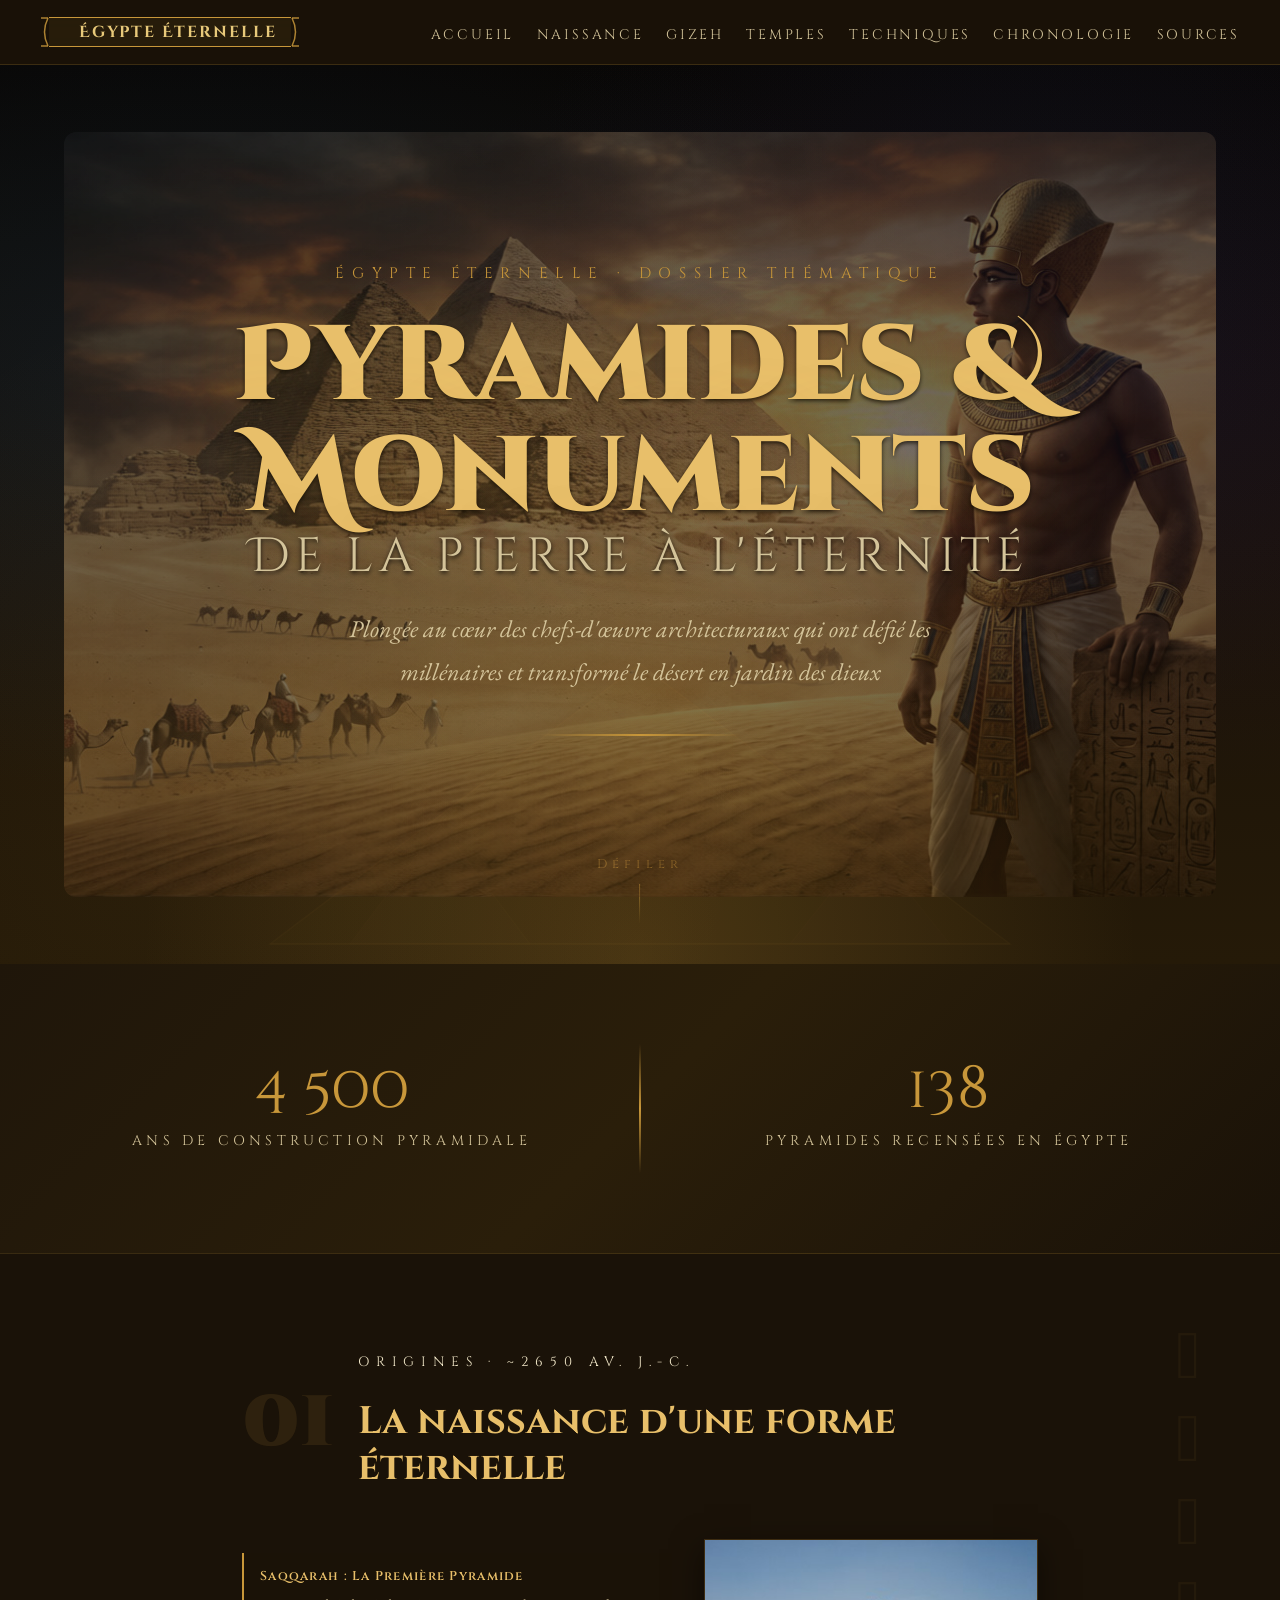
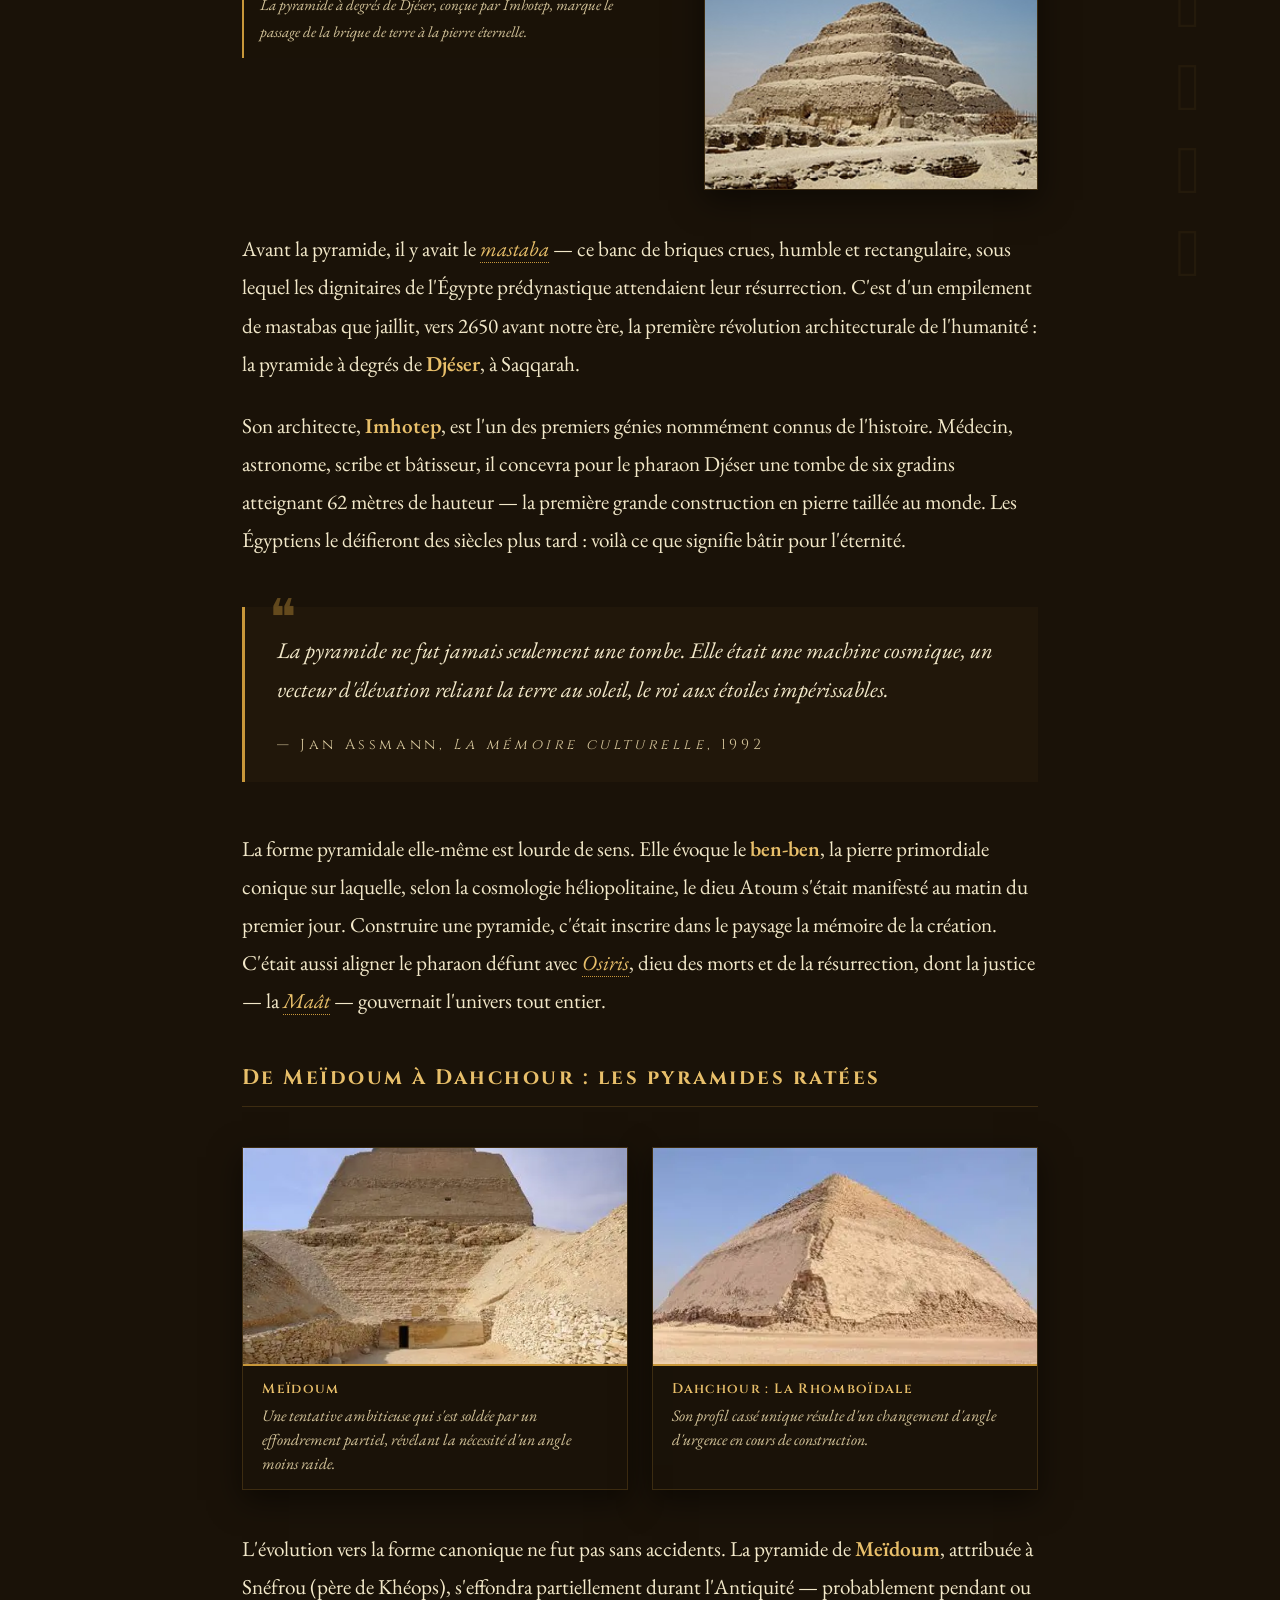
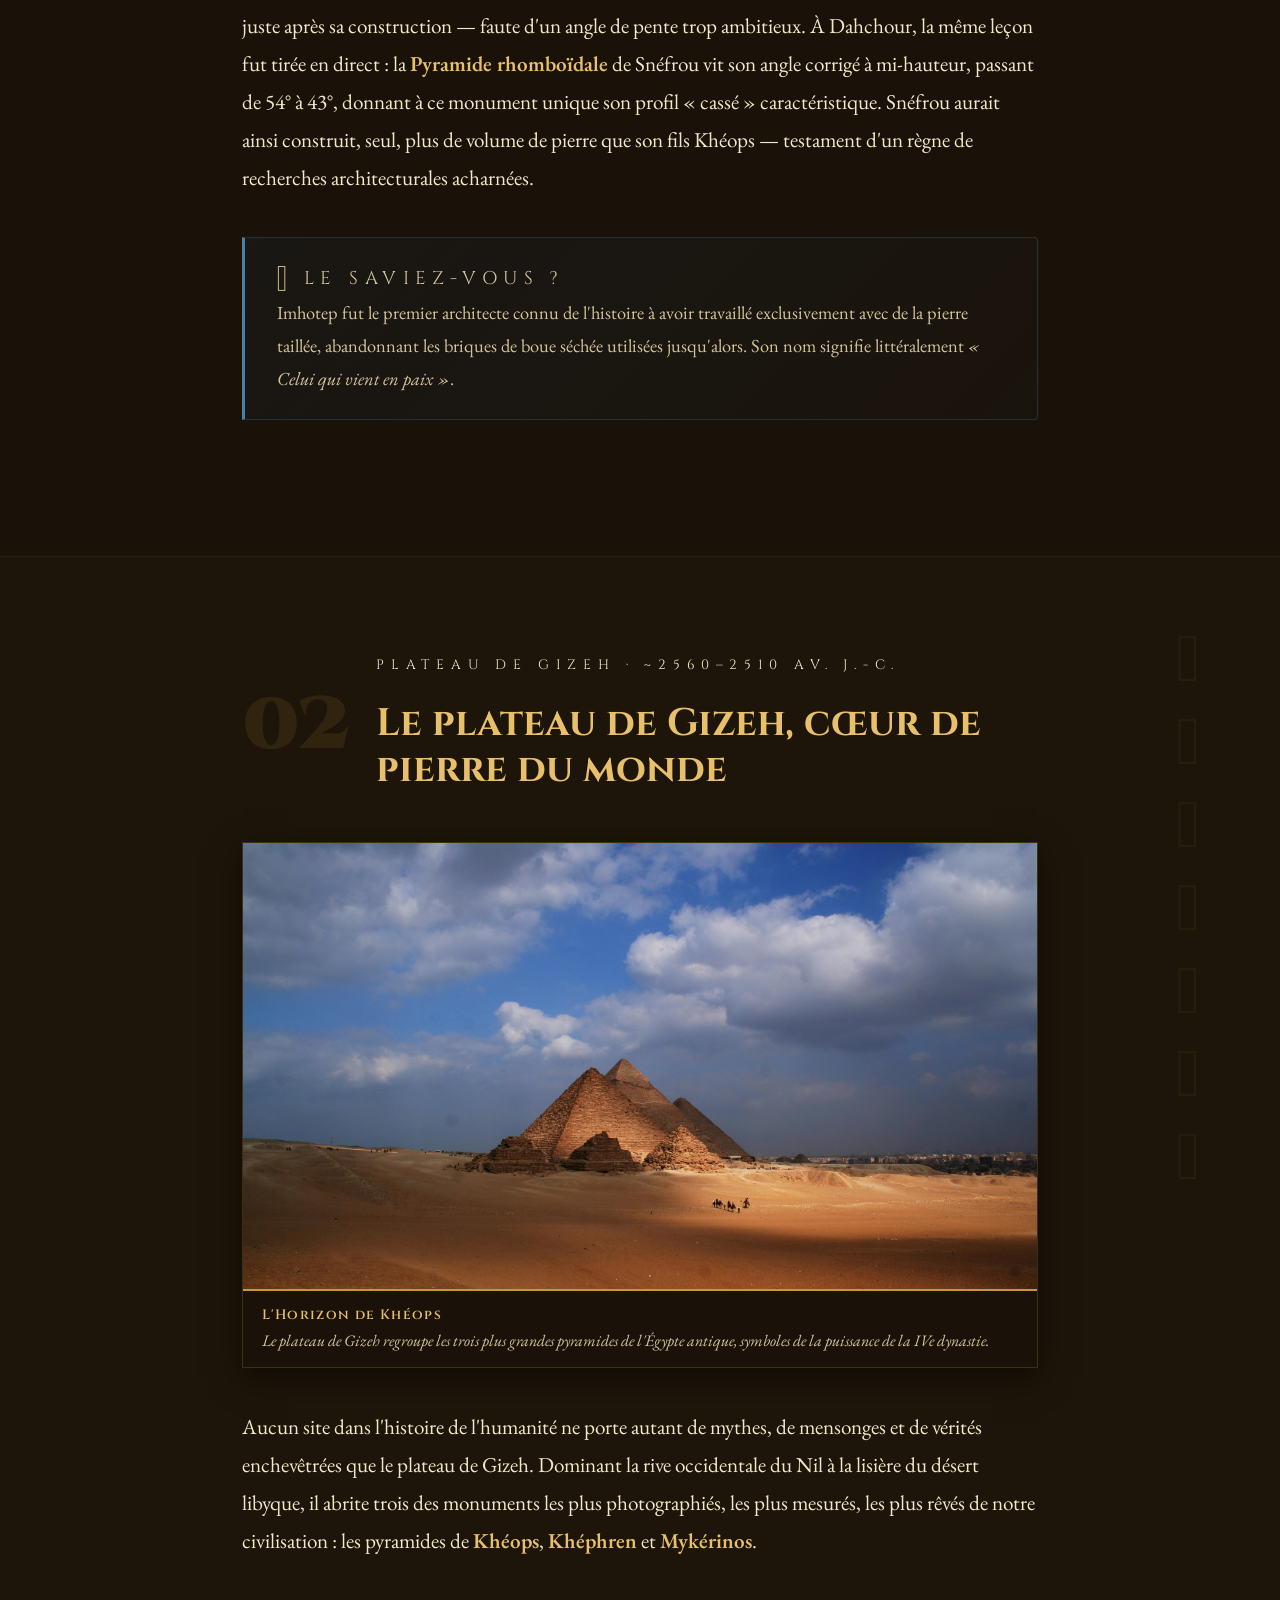
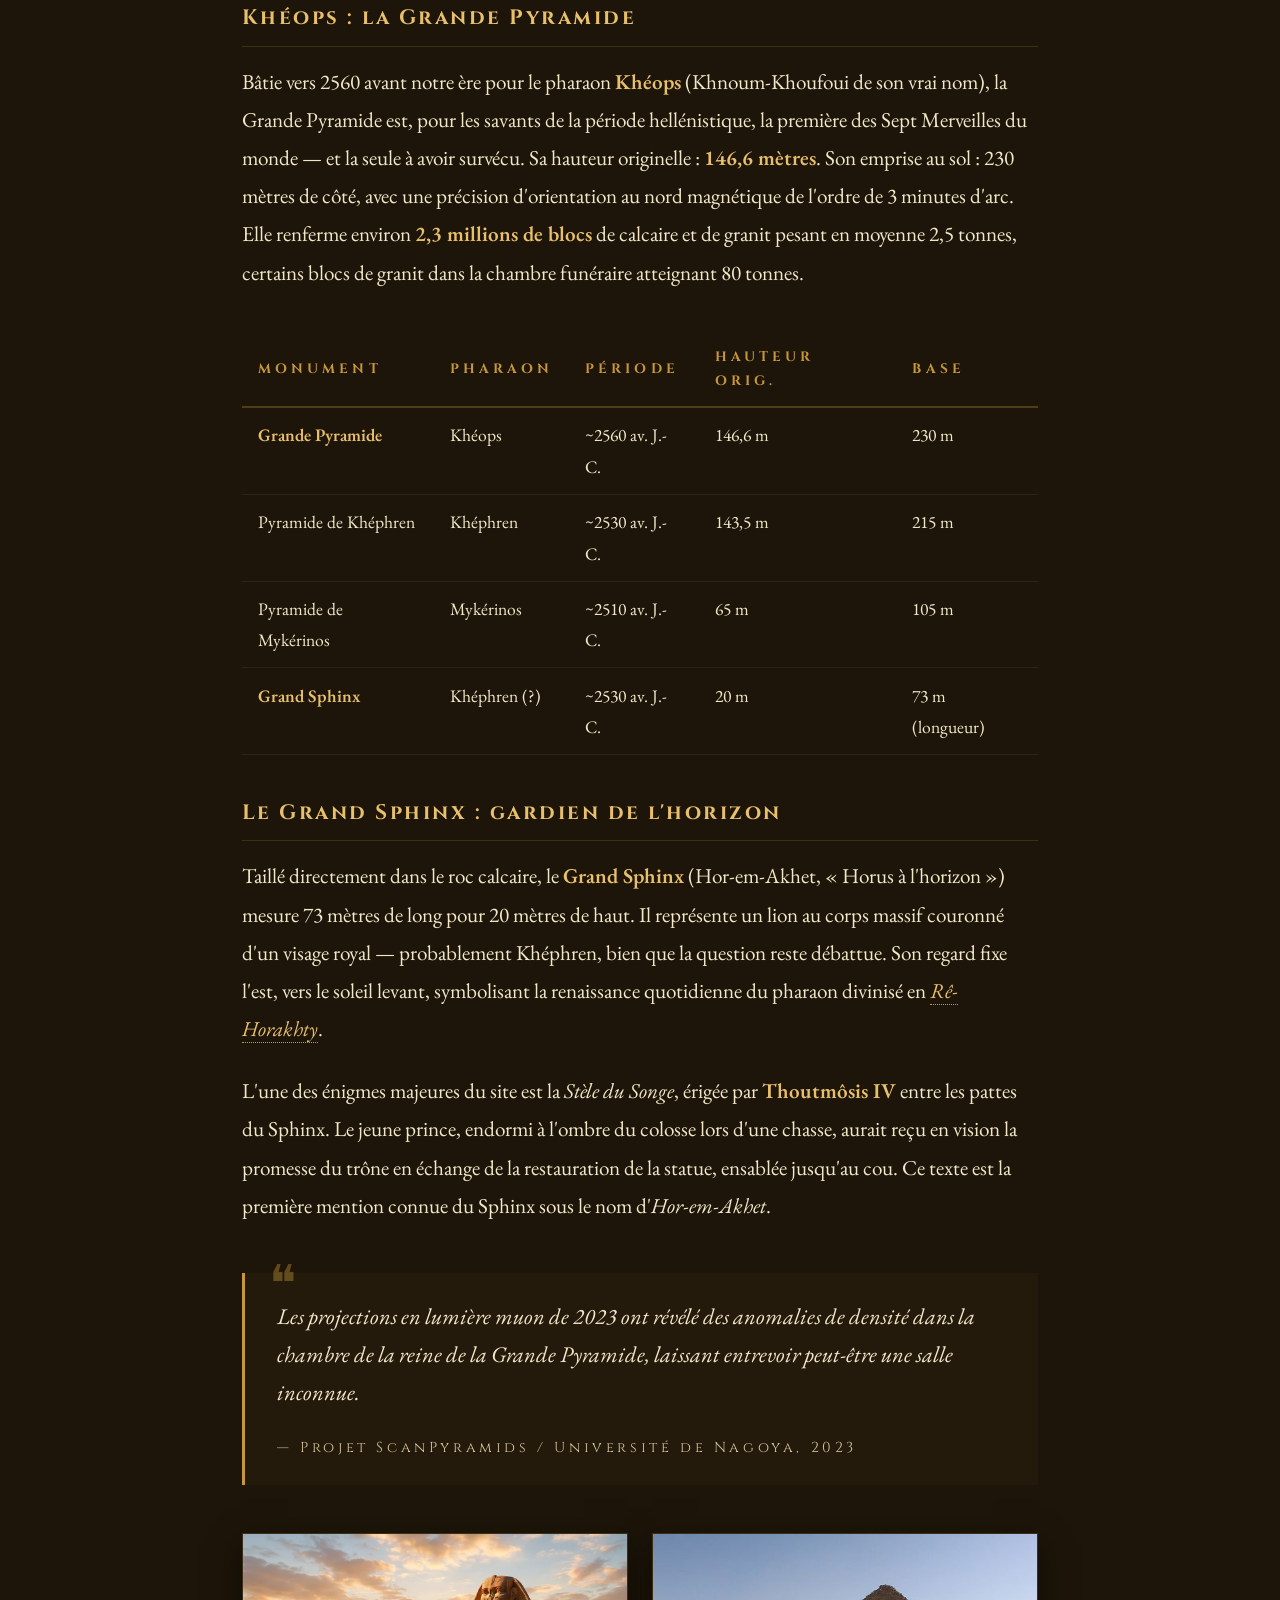
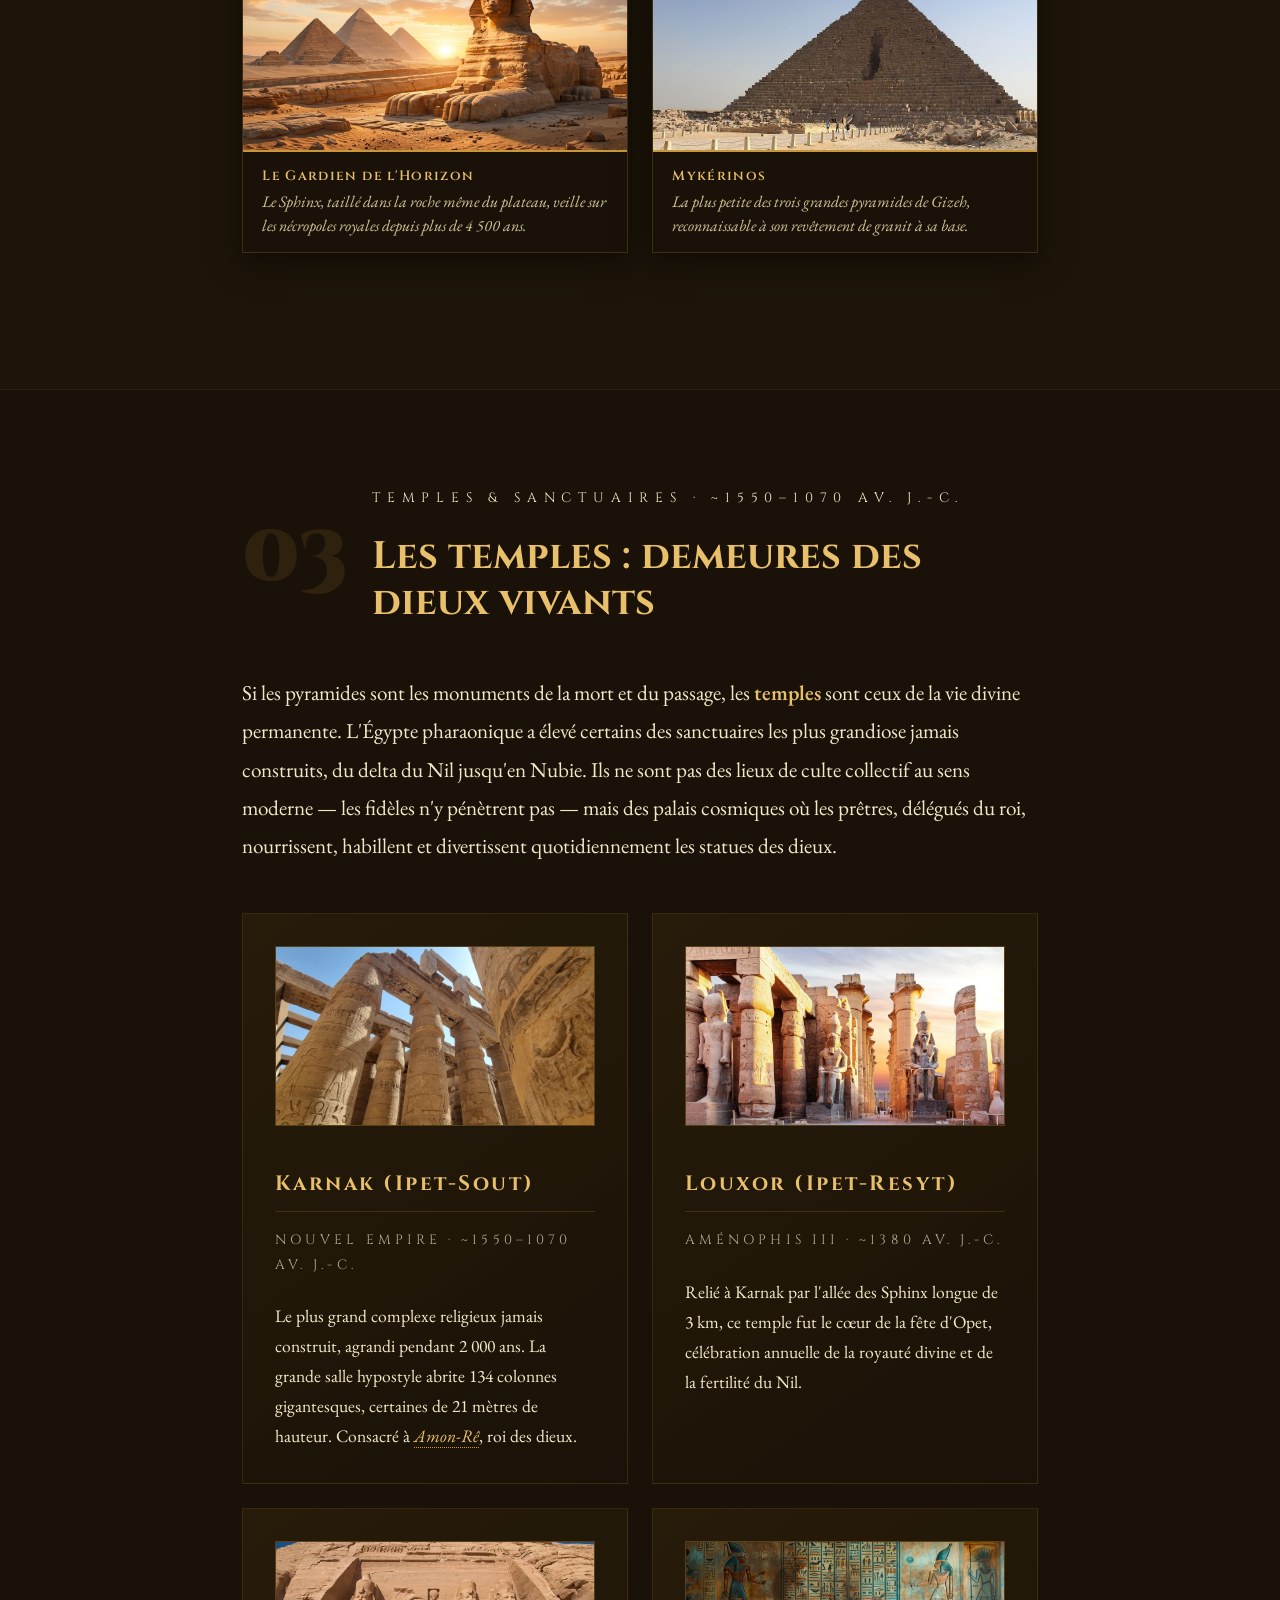
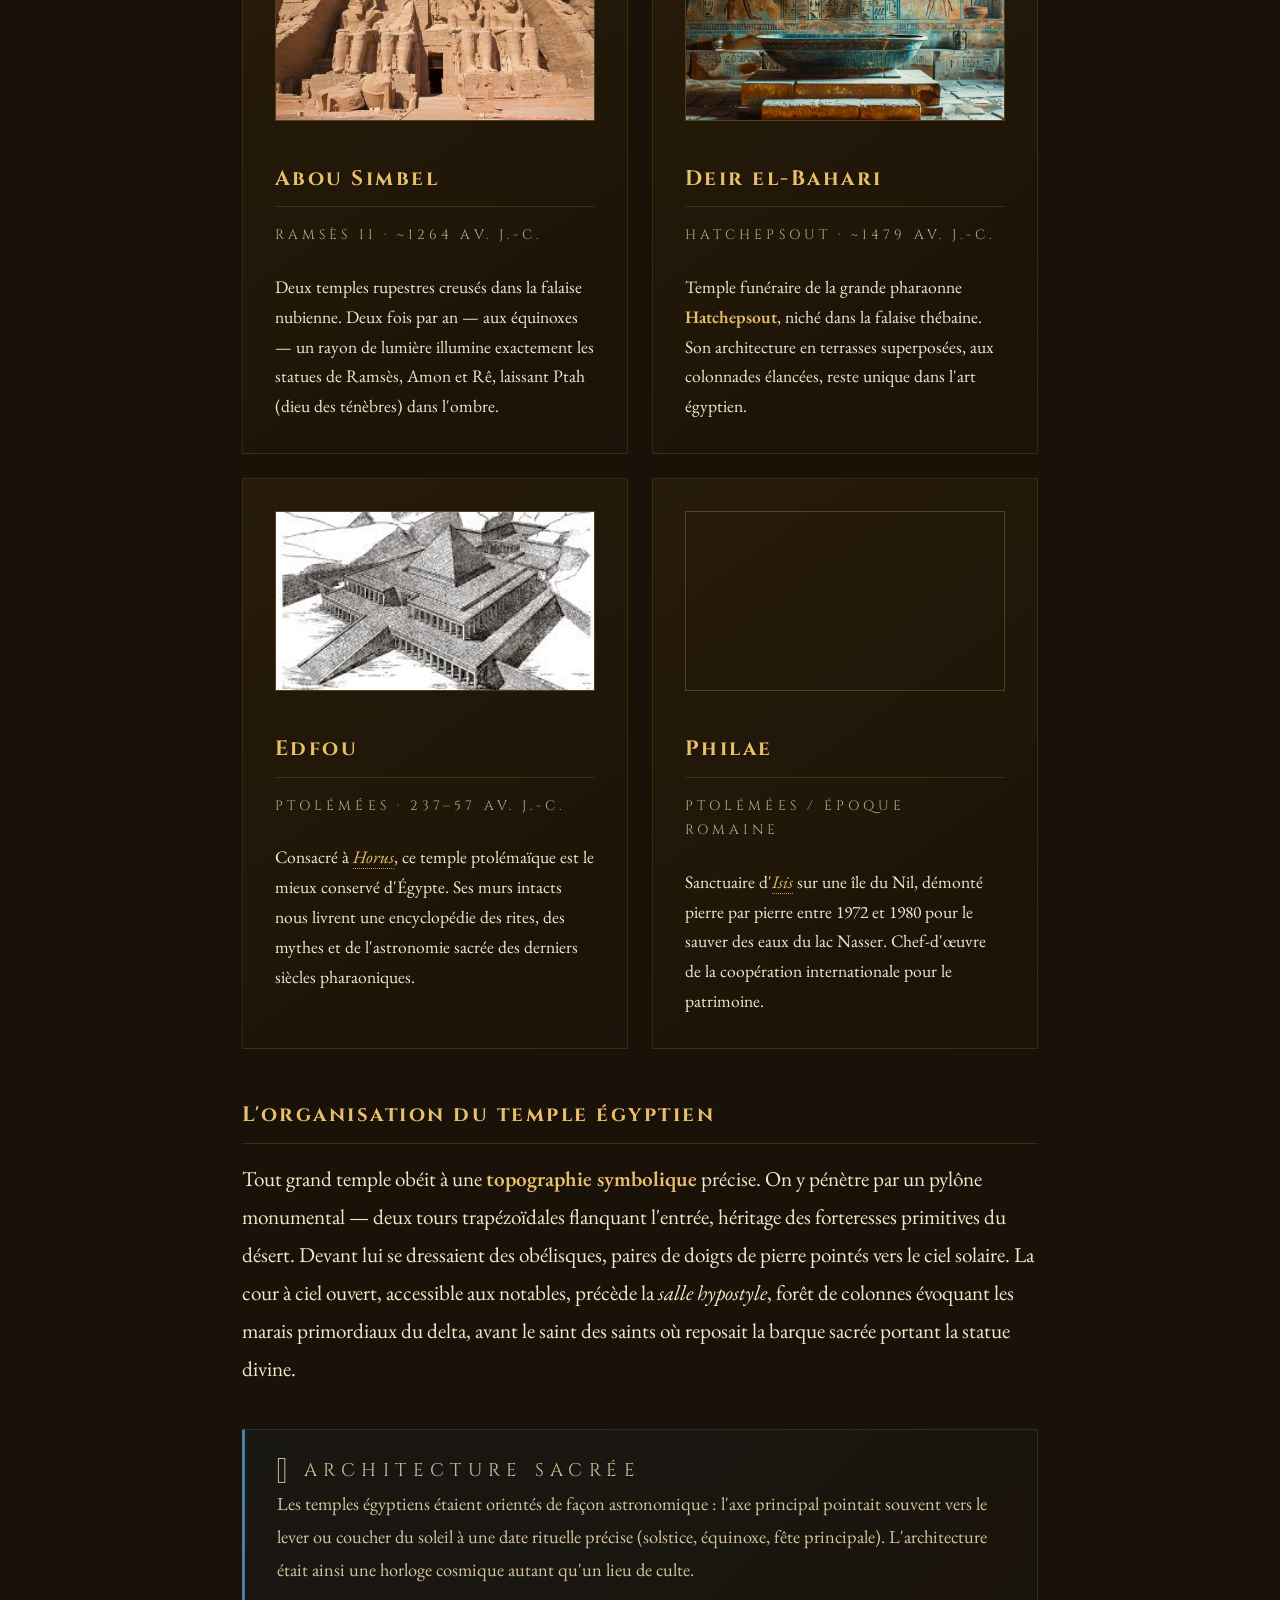
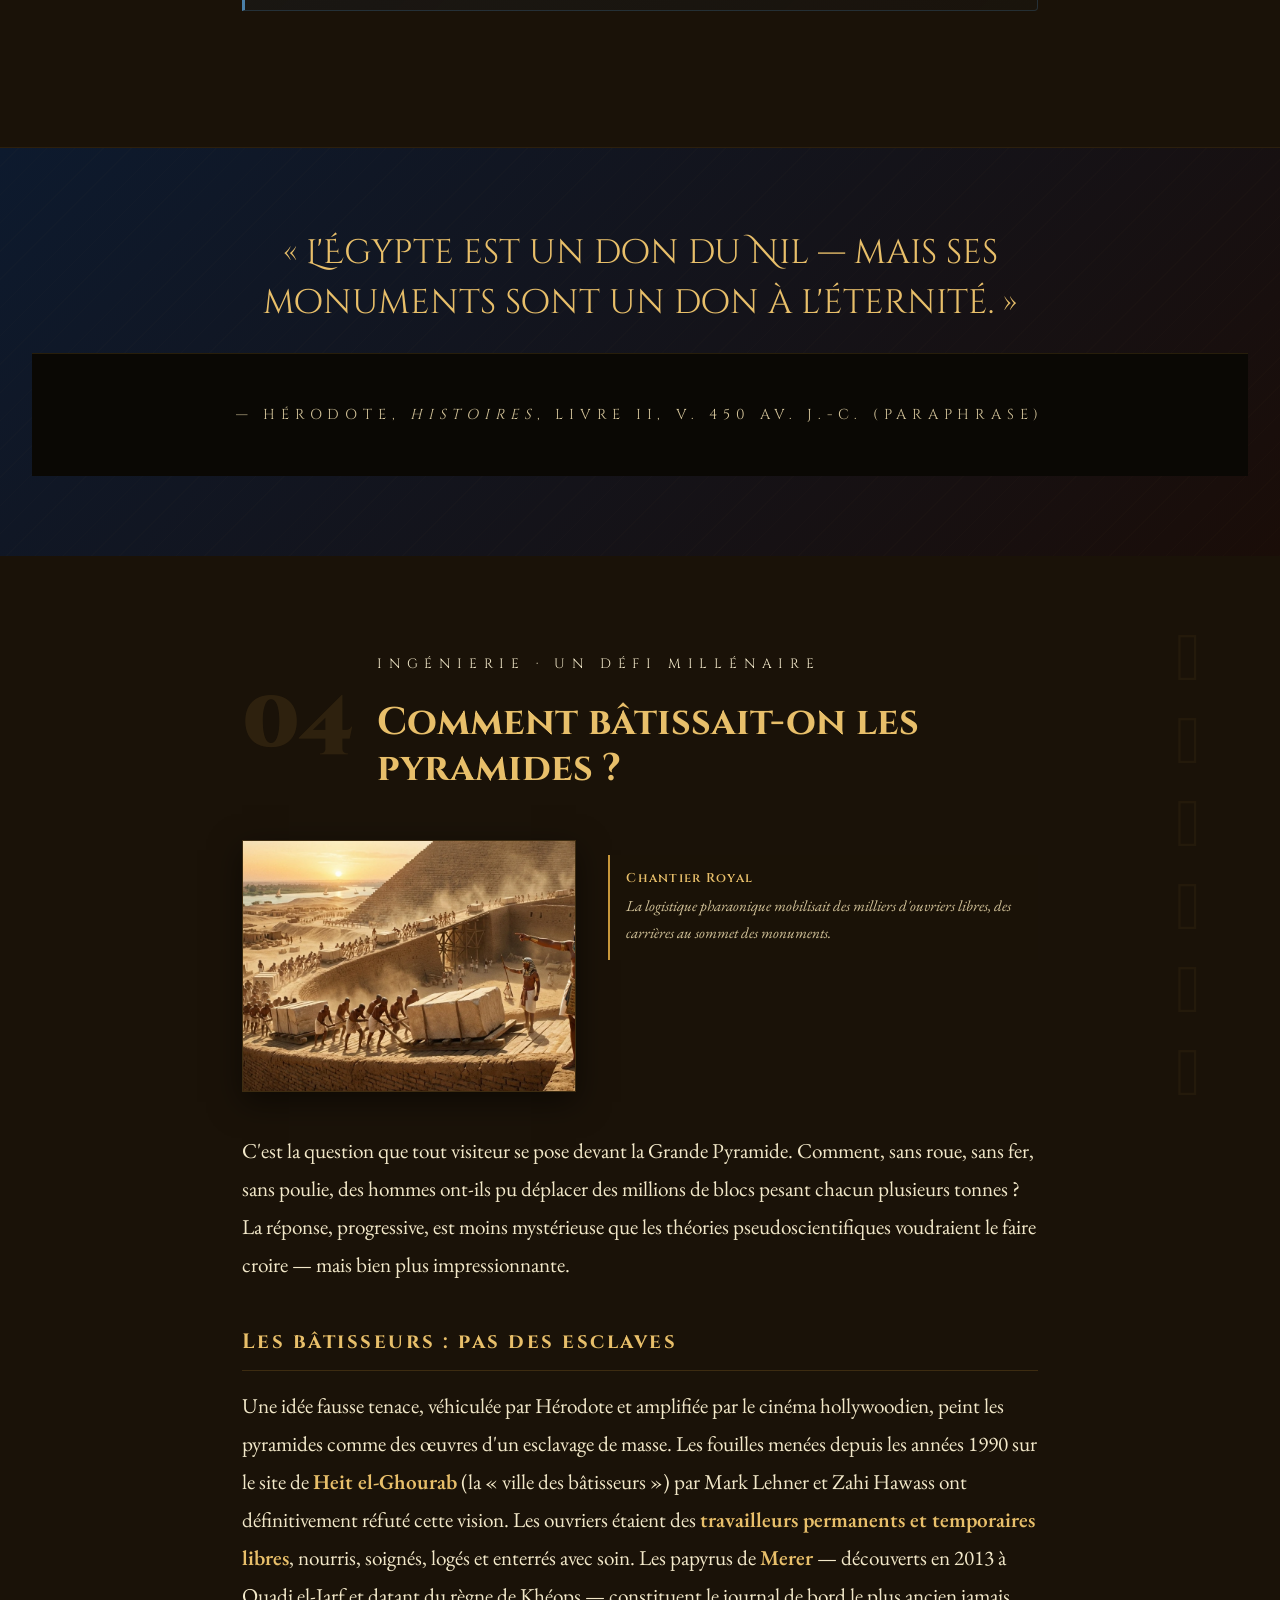
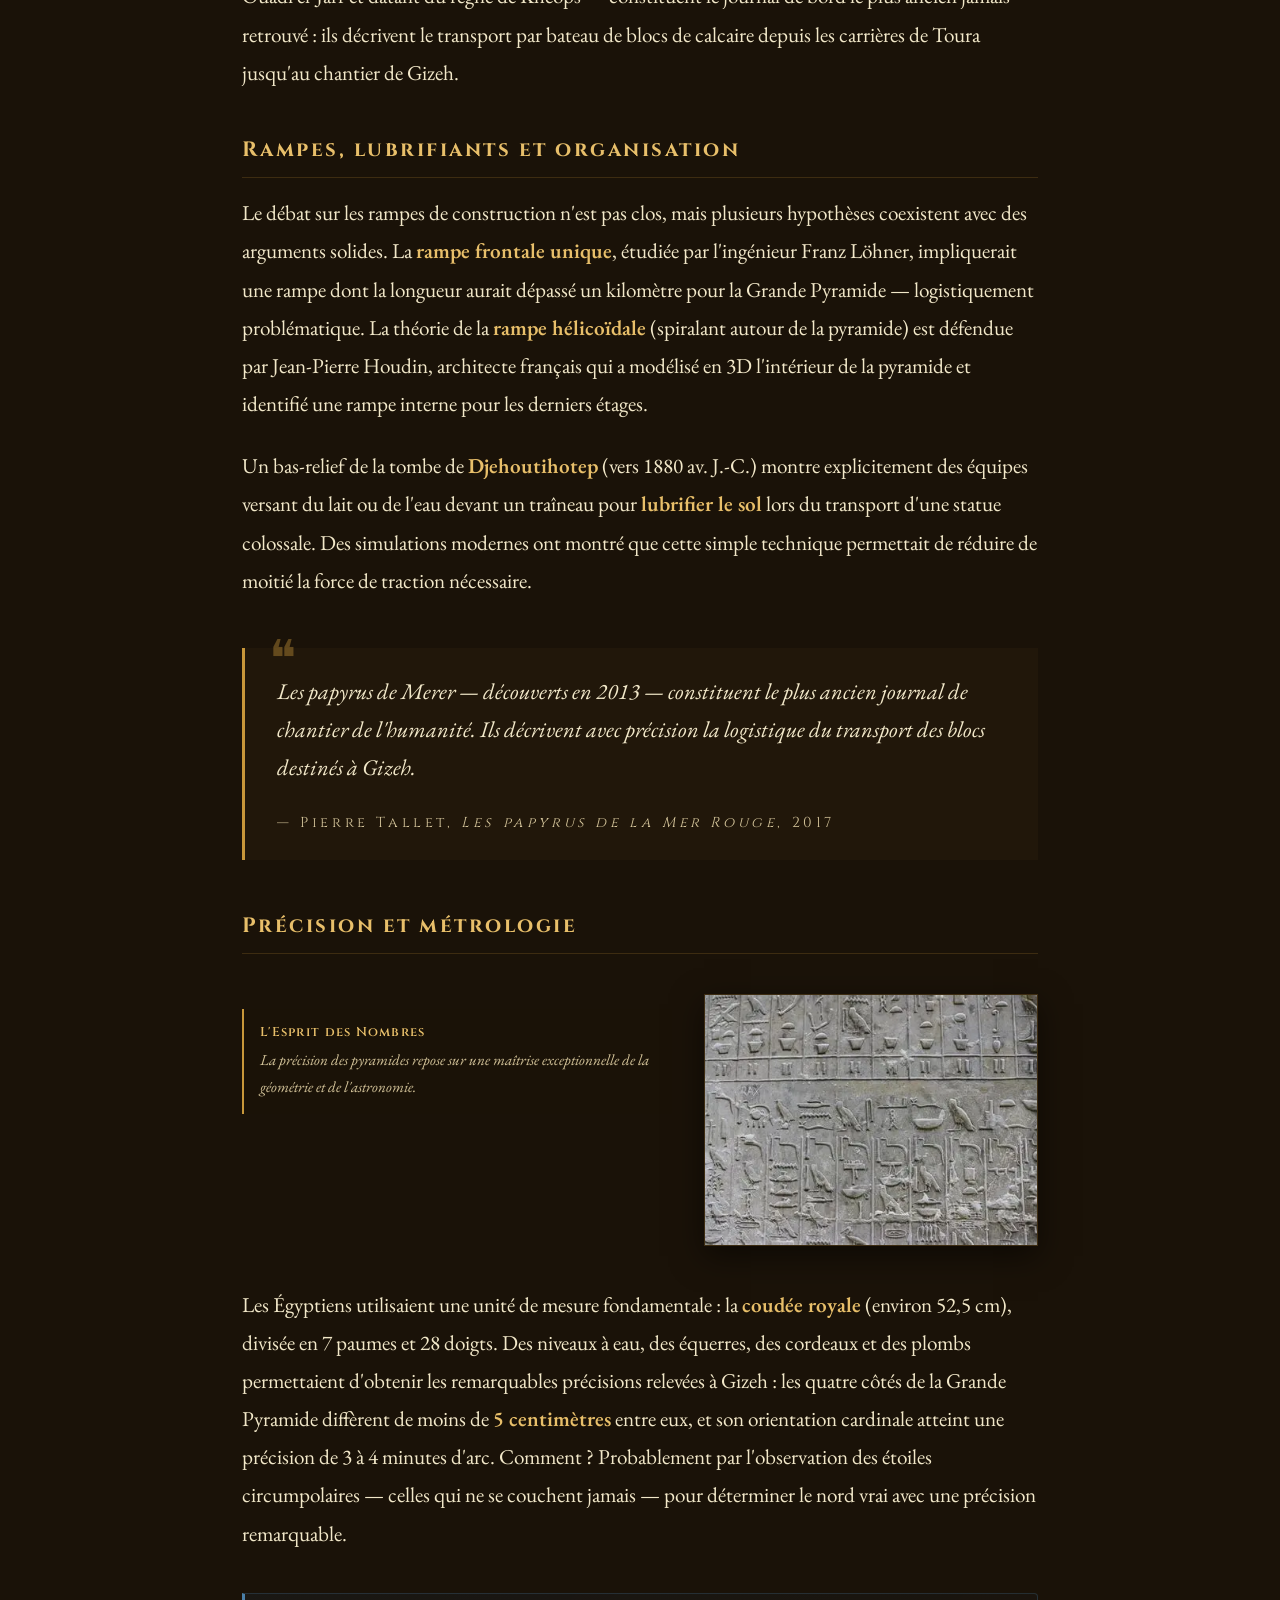
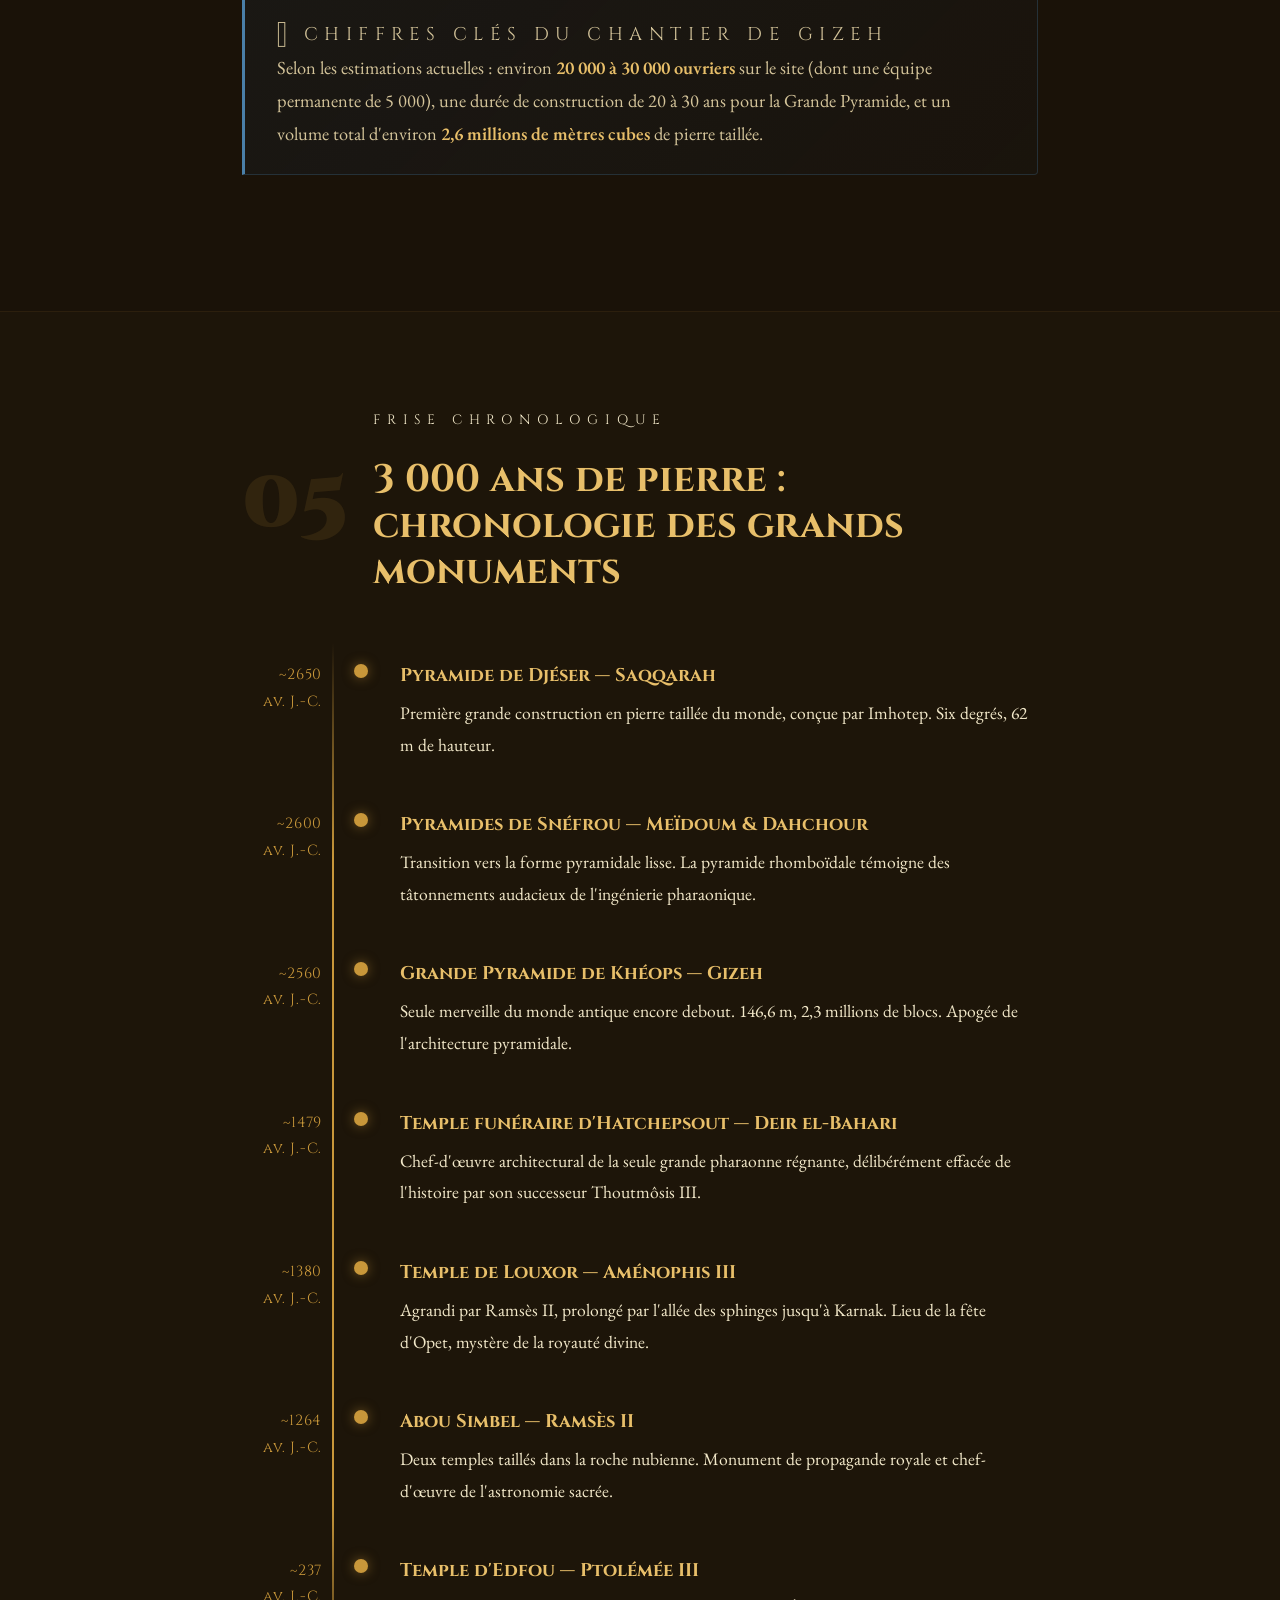
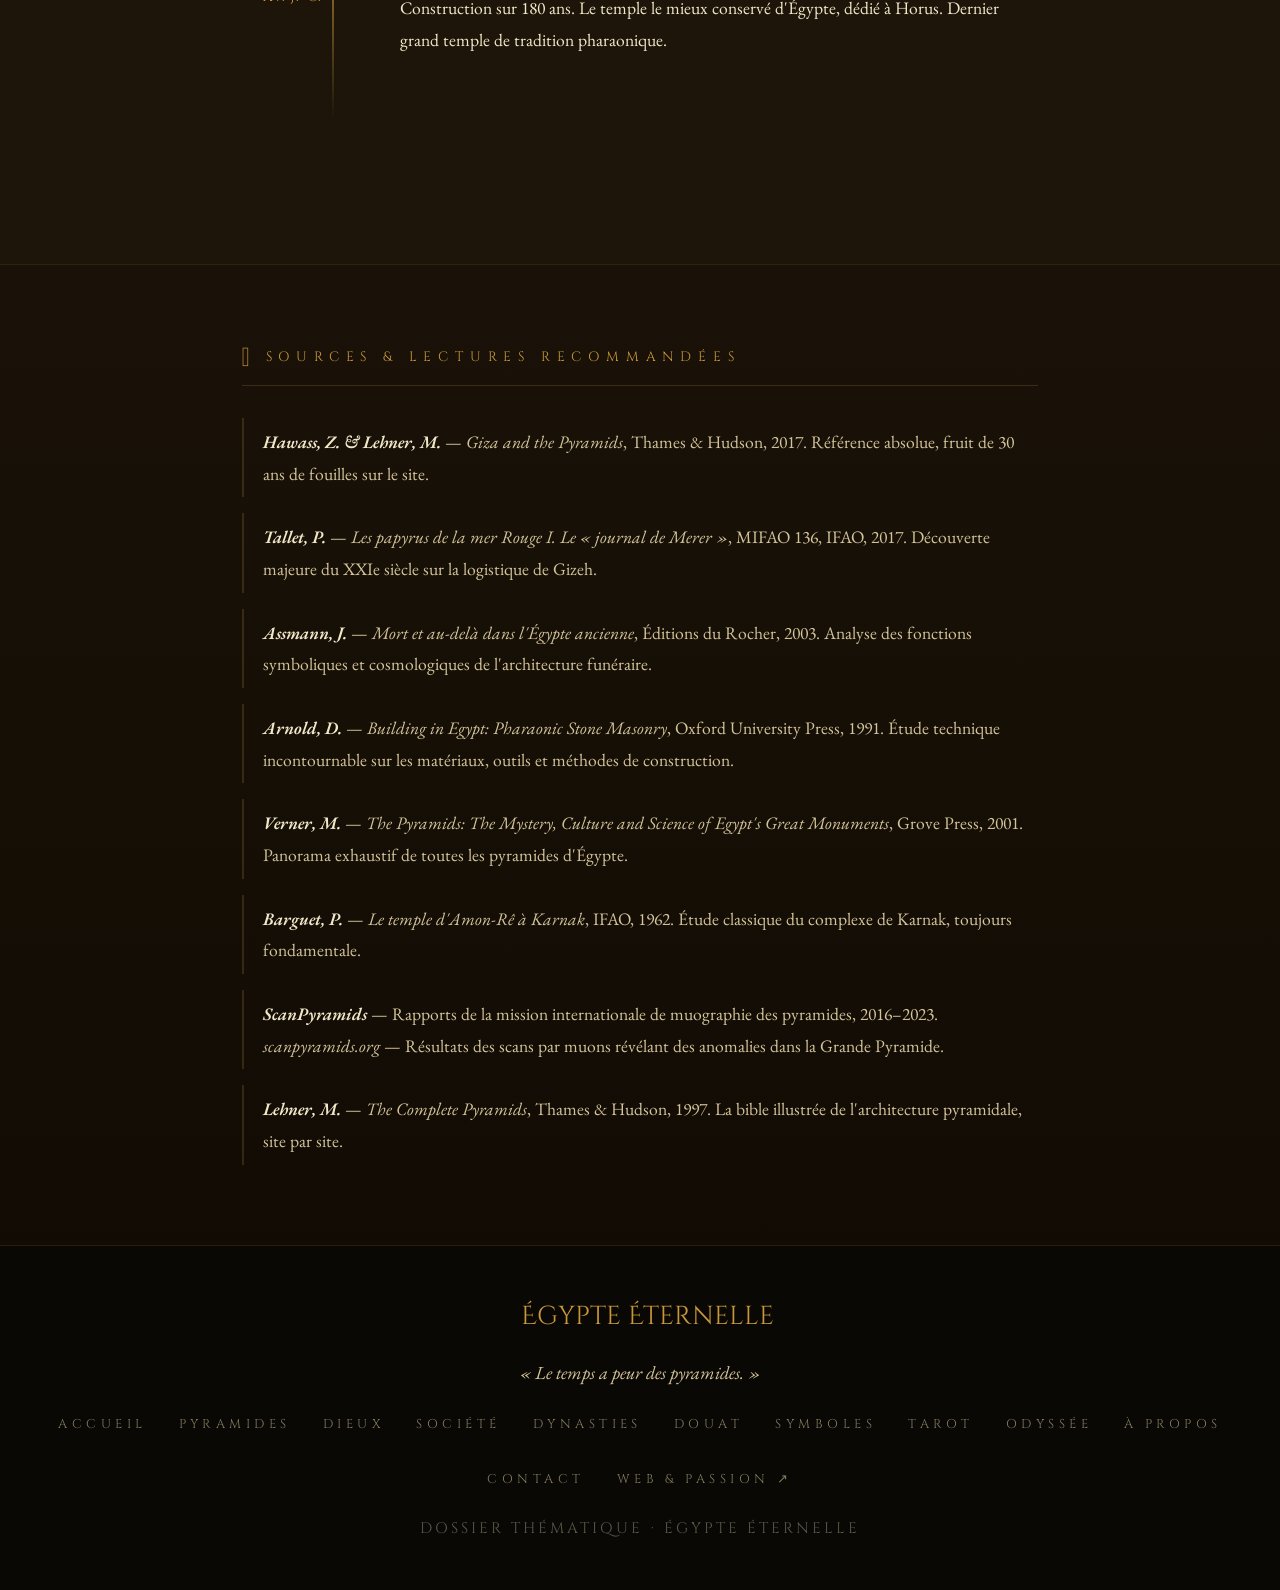
<file: egypte-pyramides.html>
<!doctype html>
<html lang="fr">
  <head>
    <meta charset="UTF-8" />
    <meta name="viewport" content="width=device-width, initial-scale=1.0" />
    <meta name="referrer" content="strict-origin-when-cross-origin" />
    <title>Pyramides & Monuments — Égypte Éternelle</title>
    <meta name="description" content="Explorez l'architecture majestueuse de l'Égypte antique : des grandes pyramides de Gizeh aux temples sacrés de Karnak.">
    <link rel="preconnect" href="https://fonts.googleapis.com" />
    <link rel="canonical" href="https://phil83470.github.io/egypte-eternelle/egypte-pyramides.html" />
    <meta property="og:type" content="website">
    <meta property="og:site_name" content="Égypte Éternelle">
    <meta property="og:title" content="Pyramides & Monuments — Égypte Éternelle">
    <meta property="og:description" content="Explorez l'architecture majestueuse de l'Égypte antique : des grandes pyramides de Gizeh aux temples sacrés de Karnak.">
    <meta property="og:url" content="https://phil83470.github.io/egypte-eternelle/egypte-pyramides.html">
    <meta property="og:image" content="https://phil83470.github.io/egypte-eternelle/images/images/vue-pyramides.jpg">
    <meta name="twitter:card" content="summary_large_image">
    <link
      href="https://fonts.googleapis.com/css2?family=Cinzel+Decorative:wght@400;700;900&family=Cinzel:wght@400;600;700&family=EB+Garamond:ital,wght@0,400;0,500;1,400;1,500&display=swap"
      rel="stylesheet"
    />
    <style>
      :root {
        --or: #c8973a;
        --or-clair: #e8bf6a;
        --or-profond: #8b6420;
        --sable: #f2e8c9;
        --sable-fonce: #d4c49a;
        --noir-nil: #1a1208;
        --brun-papyrus: #6b4f2a;
        --rouge-carnelian: #8b2e1a;
        --bleu-lapis: #1a3a5c;
        --bleu-clair: #4a7fa8;
        --turquoise: #2a8b7a;
        --blanc-ivoire: #fbf5e6;
      }
 
      * {
        margin: 0;
        padding: 0;
        box-sizing: border-box;
      }
 
      html {
        scroll-behavior: auto;
      }
 
      body {
        background-color: var(--noir-nil);
        color: var(--sable);
        font-family: "EB Garamond", Georgia, serif;
        font-size: calc(18px + 0.2rem);
        line-height: 1.8;
        overflow-x: hidden;
      }
 
      /* ─── HERO ─── */
      .hero {
        position: relative;
        min-height: 100vh;
        display: flex;
        flex-direction: column;
        align-items: center;
        justify-content: center;
        text-align: center;
        overflow: hidden;
        background:
          radial-gradient(
            ellipse at 50% 100%,
            rgba(200, 151, 58, 0.22) 0%,
            transparent 55%
          ),
          radial-gradient(
            ellipse at 15% 35%,
            rgba(26, 58, 92, 0.25) 0%,
            transparent 50%
          ),
          radial-gradient(
            ellipse at 85% 35%,
            rgba(42, 16, 80, 0.2) 0%,
            transparent 50%
          ),
          radial-gradient(
            ellipse at 50% 55%,
            rgba(200, 151, 58, 0.06) 0%,
            transparent 45%
          ),
          linear-gradient(
            180deg,
            #080604 0%,
            #0e0b06 20%,
            #1a1208 55%,
            #251a08 100%
          );
      }
 
      .hero::before {
        content: "";
        position: absolute;
        inset: 0;
        background-image:
          radial-gradient(
            circle at 20% 80%,
            rgba(200, 151, 58, 0.06) 0%,
            transparent 40%
          ),
          radial-gradient(
            circle at 80% 20%,
            rgba(26, 58, 92, 0.1) 0%,
            transparent 40%
          );
      }
 
      /* Stars */
      .stars {
        position: absolute;
        top: 0;
        left: 0;
        right: 0;
        height: 60%;
        overflow: hidden;
      }
      .star {
        position: absolute;
        background: var(--or-clair);
        border-radius: 50%;
        animation: twinkle var(--dur, 3s) ease-in-out infinite;
        opacity: 0;
      }
      @keyframes twinkle {
        0%,
        100% {
          opacity: 0;
        }
        50% {
          opacity: var(--op, 0.7);
        }
      }
 
      /* Pyramid silhouette SVG */
      .hero-pyramid {
        position: absolute;
        bottom: 0;
        left: 50%;
        transform: translateX(-50%);
        width: 100%;
        max-width: 900px;
        opacity: 0.15;
      }
 
      .hero-content {
        position: relative;
        z-index: 2;
        padding: 2rem;
        animation: fadeUp 1.4s ease forwards;
      }
 
      @keyframes fadeUp {
        from {
          opacity: 0;
          transform: translateY(30px);
        }
        to {
          opacity: 1;
          transform: translateY(0);
        }
      }
 
      /* Hero Image Adjustment */
      .hero-background {
        position: absolute;
        inset: 0;
        z-index: 1;
        opacity: 0.35;
        display: flex;
        align-items: center;
        justify-content: center;
      }
      .hero-background img {
        width: 90vw;
        height: 85vh;
        object-fit: cover;
        filter: sepia(30%) contrast(110%);
        animation: heroZoom 25s ease-in-out infinite alternate;
        border-radius: 12px;
      }

      @keyframes heroZoom {
        from {
          transform: scale(1);
        }
        to {
          transform: scale(1.15);
        }
      }
      
 
      .hero-eyebrow {
        font-family: "Cinzel", serif;
        font-size: 0.95rem;
        letter-spacing: 0.5em;
        text-transform: uppercase;
        color: var(--or);
        margin-bottom: 1.5rem;
        animation: fadeUp 1.4s 0.2s ease both;
      }
 
      .hero-title {
        font-family: "Cinzel Decorative", serif;
        font-size: clamp(3rem, calc(8vw + 0.2rem), 7.2rem);
        font-weight: 900;
        line-height: 1.05;
        color: var(--or-clair);
        text-shadow:
          0 0 80px rgba(200, 151, 58, 0.4),
          0 2px 4px rgba(0, 0, 0, 0.8);
        margin-bottom: 0.5rem;
        animation: fadeUp 1.4s 0.4s ease both;
      }
 
      .hero-title span {
        display: block;
        font-size: 0.45em;
        color: var(--sable-fonce);
        letter-spacing: 0.12em;
        font-weight: 400;
      }
 
      .hero-subtitle {
        font-family: "EB Garamond", serif;
        font-style: italic;
        font-size: clamp(1.2rem, calc(2vw + 0.2rem), 1.5rem);
        color: var(--sable-fonce);
        max-width: 600px;
        margin: 1.5rem auto 2.5rem;
        animation: fadeUp 1.4s 0.6s ease both;
      }
 
      .hero-divider {
        width: 200px;
        height: 2px;
        background: linear-gradient(90deg, transparent, var(--or), transparent);
        margin: 0 auto 2rem;
        animation: fadeUp 1.4s 0.8s ease both;
      }
 
      .scroll-hint {
        position: absolute;
        bottom: 2.5rem;
        left: 50%;
        transform: translateX(-50%);
        display: flex;
        flex-direction: column;
        align-items: center;
        gap: 0.5rem;
        font-family: "Cinzel", serif;
        font-size: 0.8rem;
        letter-spacing: 0.4em;
        color: var(--or);
        opacity: 0.7;
        animation: scrollBounce 2s ease-in-out infinite;
      }
      .scroll-hint::after {
        content: "";
        width: 1px;
        height: 40px;
        background: linear-gradient(to bottom, var(--or), transparent);
      }
      @keyframes scrollBounce {
        0%,
        100% {
          transform: translateX(-50%) translateY(0);
        }
        50% {
          transform: translateX(-50%) translateY(6px);
        }
      }
 
      /* ─── NAVIGATION ─── */
      nav.main-nav {
        position: fixed;
        left: 0;
        right: 0;
        width: 100%;
        top: 0;
        z-index: 100;
        background: rgba(26, 18, 8, 0.96);
        backdrop-filter: blur(14px);
        border-bottom: 1px solid rgba(200, 151, 58, 0.2);
        padding: 0 2rem;
      }
 
      .nav-inner {
        max-width: 1200px;
        margin: 0 auto;
        display: flex;
        align-items: center;
        justify-content: space-between;
        height: 64px;
      }
 
      .nav-logo {
        font-family: "Cinzel Decorative", serif;
        font-size: 1.2rem;
        color: var(--or);
        text-decoration: none;
        letter-spacing: 0.08em;
      }
 
      .nav-links {
        display: flex;
        gap: 1.4rem;
        list-style: none;
      }
 
      .nav-links a {
        font-family: "Cinzel", serif;
        font-size: 0.87rem;
        letter-spacing: 0.2em;
        text-transform: uppercase;
        color: var(--sable-fonce);
        text-decoration: none;
        transition: color 0.3s;
      }
      .nav-links a:hover {
        color: var(--or-clair);
      }
 
      /* ─── LAYOUT ─── */
      .container {
        max-width: 860px;
        margin: 0 auto;
        padding: 0 2rem;
      }
 
      .container-wide {
        max-width: 1200px;
        margin: 0 auto;
        padding: 0 2rem;
      }
 
      /* ─── INTRO BAND ─── */
      .intro-band {
        background: linear-gradient(
          135deg,
          #1f160a 0%,
          #2a1e0a 50%,
          #1a1208 100%
        );
        padding: 5rem 0;
        border-bottom: 1px solid rgba(200, 151, 58, 0.15);
      }
 
      .intro-grid {
        display: grid;
        grid-template-columns: 1fr 2px 1fr;
        gap: 3rem;
        align-items: start;
      }
 
      .intro-stat {
        text-align: center;
        padding: 1rem;
      }
 
      .stat-number {
        font-family: "Cinzel Decorative", serif;
        font-size: 3.7rem;
        color: var(--or);
        line-height: 1;
        display: block;
      }
 
      .stat-label {
        font-family: "Cinzel", serif;
        font-size: 0.88rem;
        letter-spacing: 0.3em;
        text-transform: uppercase;
        color: var(--sable-fonce);
        margin-top: 0.5rem;
      }
 
      .intro-divider-v {
        background: linear-gradient(
          to bottom,
          transparent,
          var(--or),
          transparent
        );
        align-self: stretch;
      }
 
      /* ─── SECTION MARKER ─── */
      .section-marker {
        display: flex;
        align-items: center;
        gap: 1.5rem;
        margin-bottom: 3rem;
      }
 
      .marker-number {
        font-family: "Cinzel Decorative", serif;
        font-size: 5.2rem;
        line-height: 1;
        color: rgba(200, 151, 58, 0.12);
        font-weight: 900;
        flex-shrink: 0;
      }
 
      .marker-text {
        flex: 1;
      }
 
      .marker-eyebrow {
        font-family: "Cinzel", serif;
        font-size: 0.85rem;
        letter-spacing: 0.5em;
        text-transform: uppercase;
        color: var(--or);
        margin-bottom: 0.4rem;
      }
 
      .marker-title {
        font-family: "Cinzel", serif;
        font-size: clamp(1.6rem, calc(3vw + 0.2rem), 2.4rem);
        color: var(--or-clair);
        line-height: 1.2;
      }
 
      /* ─── MAIN ARTICLE SECTIONS ─── */
      .article-section {
        padding: 6rem 0;
        border-bottom: 1px solid rgba(200, 151, 58, 0.1);
        position: relative;
      }
 
      .article-section:nth-child(even) {
        background: rgba(200, 151, 58, 0.02);
      }
 
      /* Hieroglyph decoration */
      .hiero-deco {
        position: absolute;
        right: 2rem;
        top: 4rem;
        font-size: 4.2rem;
        opacity: 0.06;
        writing-mode: vertical-rl;
        letter-spacing: 0.5rem;
        color: var(--or);
        user-select: none;
        font-family: serif;
      }
 
      /* ─── PULL QUOTE ─── */
      .pull-quote {
        border-left: 3px solid var(--or);
        padding: 1.5rem 2rem;
        margin: 3rem 0;
        background: rgba(200, 151, 58, 0.04);
        position: relative;
      }
 
      .pull-quote::before {
        content: "❝";
        position: absolute;
        top: -1rem;
        left: 1.5rem;
        font-size: 3.2rem;
        color: var(--or);
        opacity: 0.4;
        line-height: 1;
      }
 
      .pull-quote p {
        font-style: italic;
        font-size: 1.4rem;
        color: var(--or-clair);
        line-height: 1.7;
      }
 
      .pull-quote cite {
        display: block;
        margin-top: 0.8rem;
        font-family: "Cinzel", serif;
        font-size: 0.9rem;
        letter-spacing: 0.25em;
        color: var(--sable-fonce);
        font-style: normal;
      }
 
      /* ─── PARAGRAPH ─── */
      .article-section p {
        margin-bottom: 1.5rem;
        color: var(--sable);
      }
 
      .article-section h3 {
        font-family: "Cinzel", serif;
        font-size: 1.3rem;
        color: var(--or-clair);
        letter-spacing: 0.12em;
        margin: 2.5rem 0 1rem;
        padding-bottom: 0.5rem;
        border-bottom: 1px solid rgba(200, 151, 58, 0.2);
      }
 
      /* ─── INTERNAL LINK ─── */
      .internal-link {
        color: var(--or-clair);
        text-decoration: none;
        border-bottom: 1px dotted var(--or);
        transition: all 0.2s;
        font-style: italic;
      }
      .internal-link:hover {
        color: var(--or);
        border-bottom-style: solid;
      }
 
      /* ─── INFO BOX ─── */
      .info-box {
        background: linear-gradient(
          135deg,
          rgba(26, 58, 92, 0.15),
          rgba(26, 58, 92, 0.05)
        );
        border: 1px solid rgba(74, 127, 168, 0.25);
        border-left: 3px solid var(--bleu-clair);
        padding: 1.5rem 2rem;
        margin: 2.5rem 0;
        border-radius: 0 4px 4px 0;
      }
 
      .info-box-title {
        font-family: "Cinzel", serif;
        font-size: 0.9rem;
        letter-spacing: 0.35em;
        text-transform: uppercase;
        color: var(--bleu-clair);
        margin-bottom: 0.8rem;
      }
 
      .info-box p {
        font-size: 1.15rem;
        color: var(--sable-fonce);
        margin-bottom: 0 !important;
      }
 
      /* ─── DATA TABLE ─── */
      .data-table {
        width: 100%;
        border-collapse: collapse;
        margin: 2.5rem 0;
        font-size: 1.1rem;
      }
 
      .data-table th {
        font-family: "Cinzel", serif;
        font-size: 0.85rem;
        letter-spacing: 0.3em;
        text-transform: uppercase;
        color: var(--or);
        text-align: left;
        padding: 0.8rem 1rem;
        border-bottom: 2px solid rgba(200, 151, 58, 0.3);
      }
 
      .data-table td {
        padding: 0.7rem 1rem;
        border-bottom: 1px solid rgba(200, 151, 58, 0.1);
        color: var(--sable);
        vertical-align: top;
      }
 
      .data-table tr:hover td {
        background: rgba(200, 151, 58, 0.04);
      }
 
      /* ─── MONUMENT CARDS ─── */
      .cards-grid {
        display: grid;
        grid-template-columns: repeat(auto-fit, minmax(260px, 1fr));
        gap: 1.5rem;
        margin: 3rem 0;
      }
 
      .monument-card {
        background: linear-gradient(
          145deg,
          rgba(42, 30, 10, 0.8),
          rgba(26, 18, 8, 0.9)
        );
        border: 1px solid rgba(200, 151, 58, 0.15);
        padding: 2rem;
        position: relative;
        overflow: hidden;
        transition:
          transform 0.3s,
          border-color 0.3s;
        cursor: default;
      }
 
      .monument-card::before {
        content: "";
        position: absolute;
        top: 0;
        left: 0;
        right: 0;
        height: 3px;
        background: linear-gradient(90deg, transparent, var(--or), transparent);
        opacity: 0;
        transition: opacity 0.3s;
      }
 
      .monument-card:hover {
        transform: translateY(-4px);
        border-color: rgba(200, 151, 58, 0.4);
      }
      .monument-card:hover::before {
        opacity: 1;
      }
 
      .card-icon {
        font-size: 2.7rem;
        margin-bottom: 1rem;
        display: block;
      }
 
      .card-name {
        font-family: "Cinzel", serif;
        font-size: 1.2rem;
        color: var(--or-clair);
        margin-bottom: 0.3rem;
      }
 
      .card-period {
        font-family: "Cinzel", serif;
        font-size: 0.85rem;
        letter-spacing: 0.3em;
        color: var(--or);
        opacity: 0.7;
        margin-bottom: 1rem;
        text-transform: uppercase;
      }
 
      .card-desc {
        font-size: 1.1rem;
        color: var(--sable-fonce);
        line-height: 1.7;
        margin-bottom: 0 !important;
      }
 
      /* ─── TIMELINE ─── */
      .timeline {
        position: relative;
        padding: 1rem 0;
        margin: 3rem 0;
      }
 
      .timeline::before {
        content: "";
        position: absolute;
        left: 90px;
        top: 0;
        bottom: 0;
        width: 2px;
        background: linear-gradient(
          to bottom,
          transparent,
          var(--or) 20%,
          var(--or) 80%,
          transparent
        );
      }
 
      .timeline-item {
        display: flex;
        gap: 2rem;
        margin-bottom: 2.5rem;
        align-items: flex-start;
        animation: fadeInLeft 0.6s ease both;
      }
 
      @keyframes fadeInLeft {
        from {
          opacity: 0;
          transform: translateX(-20px);
        }
        to {
          opacity: 1;
          transform: translateX(0);
        }
      }
 
      .timeline-date {
        width: 80px;
        flex-shrink: 0;
        text-align: right;
        font-family: "Cinzel", serif;
        font-size: 0.92rem;
        color: var(--or);
        padding-top: 0.2rem;
        letter-spacing: 0.05em;
      }
 
      .timeline-dot {
        width: 14px;
        height: 14px;
        background: var(--or);
        border-radius: 50%;
        flex-shrink: 0;
        margin-top: 0.3rem;
        box-shadow: 0 0 12px rgba(200, 151, 58, 0.5);
        position: relative;
        z-index: 1;
      }
 
      .timeline-content {
        flex: 1;
        padding-bottom: 0.5rem;
      }
 
      .timeline-event {
        font-family: "Cinzel", serif;
        font-size: 1.15rem;
        color: var(--or-clair);
        margin-bottom: 0.3rem;
      }
 
      .timeline-detail {
        font-size: 1.1rem;
        color: var(--sable-fonce);
        margin-bottom: 0 !important;
      }
 
      /* ─── FULL-WIDTH BAND QUOTE ─── */
      .band-quote {
        background: linear-gradient(135deg, #0d1a2e 0%, #1a0d08 100%);
        padding: 5rem 2rem;
        text-align: center;
        position: relative;
        overflow: hidden;
      }
 
      .band-quote::before {
        content: "";
        position: absolute;
        inset: 0;
        background: repeating-linear-gradient(
          -45deg,
          rgba(200, 151, 58, 0.015) 0px,
          rgba(200, 151, 58, 0.015) 1px,
          transparent 1px,
          transparent 20px
        );
      }
 
      .band-quote blockquote {
        position: relative;
        z-index: 1;
        font-family: "Cinzel Decorative", serif;
        font-size: clamp(1.4rem, calc(3vw + 0.2rem), 2.1rem);
        color: var(--or-clair);
        max-width: 800px;
        margin: 0 auto 1.5rem;
        line-height: 1.5;
      }
 
      .band-quote footer {
        position: relative;
        z-index: 1;
        font-family: "Cinzel", serif;
        font-size: 0.9rem;
        letter-spacing: 0.4em;
        color: var(--sable-fonce);
        text-transform: uppercase;
      }
 
      /* ─── BIBLIOGRAPHIE ─── */
      .bibliography {
        background: linear-gradient(
          180deg,
          rgba(26, 18, 8, 0) 0%,
          rgba(15, 10, 3, 0.8) 100%
        );
        padding: 5rem 0;
      }
 
      .bib-header {
        font-family: "Cinzel", serif;
        font-size: 0.85rem;
        letter-spacing: 0.5em;
        text-transform: uppercase;
        color: var(--or);
        margin-bottom: 2rem;
        padding-bottom: 1rem;
        border-bottom: 1px solid rgba(200, 151, 58, 0.2);
      }
 
      .bib-list {
        list-style: none;
        display: grid;
        gap: 1rem;
      }
 
      .bib-item {
        font-size: 1.1rem;
        color: var(--sable-fonce);
        padding-left: 1.5rem;
        position: relative;
        border-left: 2px solid rgba(200, 151, 58, 0.2);
        padding: 0.5rem 0 0.5rem 1.2rem;
        transition: border-color 0.2s;
      }
      .bib-item:hover {
        border-left-color: var(--or);
      }
 
      .bib-item strong {
        color: var(--sable);
        font-style: italic;
      }
 
      /* ─── FOOTER ─── */
      footer {
        background: #0a0804;
        border-top: 1px solid rgba(200, 151, 58, 0.15);
        padding: 3rem 2rem;
        text-align: center;
      }
 
      .footer-logo {
        font-family: "Cinzel Decorative", serif;
        font-size: 1.6rem;
        color: var(--or);
        margin-bottom: 1rem;
      }
 
      .footer-tagline {
        font-family: "EB Garamond", serif;
        font-style: italic;
        color: var(--sable-fonce);
        font-size: 1.15rem;
      }
 
      .footer-nav {
        display: flex;
        justify-content: center;
        gap: 2rem;
        margin: 1.5rem 0;
        flex-wrap: wrap;
      }
 
      .footer-nav a {
        font-family: "Cinzel", serif;
        font-size: 0.8rem;
        letter-spacing: 0.35em;
        text-transform: uppercase;
        color: var(--sable-fonce);
        text-decoration: none;
        opacity: 0.6;
        transition: opacity 0.2s;
      }
      .footer-nav a:hover {
        opacity: 1;
      }
 
      /* ─── UTILS ─── */
      /* ─── IMAGES & FIGURES ─── */
      /* ── FIGURES & IMAGES RESPONSIVE ── */
      .article-figure {
        margin: 2.5rem 0;
        position: relative;
        overflow: hidden;
        box-shadow: 0 10px 30px rgba(0,0,0,0.5);
        border: 1px solid rgba(200,151,58,0.2);
        display: block;
      }
 
      .article-figure img {
        width: 100%;
        height: auto;
        display: block;
        aspect-ratio: 16 / 9;
        object-fit: cover;
        transition: transform 0.6s ease;
      }
 
      .article-figure:hover img {
        transform: scale(1.03);
      }
 
      .image-caption {
        background: rgba(26,18,8,0.9);
        padding: 0.85rem 1.2rem;
        border-top: 2px solid var(--or);
        font-family: "EB Garamond", serif;
        font-size: 1rem;
        color: var(--sable-fonce);
        font-style: italic;
        line-height: 1.5;
      }
 
      .image-caption strong {
        color: var(--or-clair);
        font-family: "Cinzel", serif;
        font-size: 0.85rem;
        letter-spacing: 0.1em;
        font-style: normal;
        display: block;
        margin-bottom: 0.25rem;
      }
 
      /* Grille 2 colonnes — responsive */
      .image-grid {
        display: grid;
        grid-template-columns: repeat(2, 1fr);
        gap: 1.5rem;
        margin: 2.5rem 0;
      }
 
      .image-grid .article-figure {
        margin: 0;
      }
 
      /* Image côte-texte : layout flex au lieu de float */
      .image-float-right,
      .image-float-left {
        display: flex;
        align-items: flex-start;
        gap: 2rem;
        margin: 2.5rem 0;
        float: none;
        width: 100%;
      }
 
      .image-float-right {
        flex-direction: row-reverse; /* image à droite */
      }
 
      .image-float-left {
        flex-direction: row; /* image à gauche */
      }
 
      .image-float-right .figure-img-wrap,
      .image-float-left .figure-img-wrap {
        flex: 0 0 42%;
        overflow: hidden;
        box-shadow: 0 10px 30px rgba(0,0,0,0.5);
        border: 1px solid rgba(200,151,58,0.2);
      }
 
      .image-float-right .figure-img-wrap img,
      .image-float-left .figure-img-wrap img {
        width: 100%;
        height: 100%;
        aspect-ratio: 4 / 3;
        object-fit: cover;
        display: block;
        transition: transform 0.6s ease;
      }
 
      .image-float-right:hover .figure-img-wrap img,
      .image-float-left:hover .figure-img-wrap img {
        transform: scale(1.03);
      }
 
      .figure-text {
        flex: 1;
        display: flex;
        flex-direction: column;
        justify-content: flex-start;
      }
 
      .figure-caption-inline {
        margin-top: 0.9rem;
        padding: 0.75rem 1rem;
        background: rgba(26,18,8,0.85);
        border-left: 2px solid var(--or);
        font-family: "EB Garamond", serif;
        font-size: 0.95rem;
        color: var(--sable-fonce);
        font-style: italic;
      }
 
      .figure-caption-inline strong {
        color: var(--or-clair);
        font-family: "Cinzel", serif;
        font-size: 0.8rem;
        letter-spacing: 0.1em;
        font-style: normal;
        display: block;
        margin-bottom: 0.2rem;
      }
 
      /* ── RESPONSIVE ── */
      @media (max-width: 860px) {
        .image-grid {
          grid-template-columns: 1fr;
        }
      }
 
      @media (max-width: 700px) {
        .image-float-right,
        .image-float-left {
          flex-direction: column;
        }
        .image-float-right .figure-img-wrap,
        .image-float-left .figure-img-wrap {
          flex: 0 0 auto;
          width: 100%;
        }
        .image-float-right .figure-img-wrap img,
        .image-float-left .figure-img-wrap img {
          aspect-ratio: 16 / 9;
        }
      }
 
 
      /* ─── UTILS ─── */
      .text-or {
        color: var(--or-clair);
      }
      .em {
        font-style: italic;
      }
      strong {
        color: var(--or-clair);
        font-weight: 600;
      }
 
      /* ─── CARD IMAGE ─── */
      .card-image {
        width: 100%;
        height: 180px;
        overflow: hidden;
        margin-bottom: 1.5rem;
        border: 1px solid rgba(200, 151, 58, 0.3);
      }
 
      .card-image img {
        width: 100%;
        height: 100%;
        object-fit: cover;
        transition: transform 0.5s ease;
      }
 
      .monument-card:hover .card-image img {
        transform: scale(1.1);
      }
      @media (max-width: 700px) {
        .intro-grid {
          grid-template-columns: 1fr;
        }
        .intro-divider-v {
          display: none;
        }
        .nav-links {
          display: none;
        }
        .timeline::before {
          left: 60px;
        }
        .timeline-date {
          width: 60px;
          font-size: 0.8rem;
        }
        .hiero-deco {
          display: none;
        }
      }
    </style>
    <style>
      body { padding-top: 64px; }
    </style>
    <link rel="stylesheet" href="responsive-site.css">
</head>
  <body>
    <!-- ═══════════════════════════════════════════
     HERO
═══════════════════════════════════════════ -->
    <section class="hero" id="accueil">
      <div class="hero-background">
        <img
          src="images/images/egypte.jpg"
          alt="Les Grandes Pyramides au coucher du soleil"
          loading="eager"
        />
      </div>
      <div class="stars" id="stars"></div>
 
      <!-- SVG Pyramid silhouette -->
      <svg
        class="hero-pyramid"
        viewBox="0 0 900 320"
        fill="none"
        xmlns="http://www.w3.org/2000/svg"
      >
        <polygon
          points="450,20 820,300 80,300"
          fill="rgba(200,151,58,0.12)"
          stroke="rgba(200,151,58,0.25)"
          stroke-width="1.5"
        />
        <polygon
          points="160,300 250,180 340,300"
          fill="rgba(200,151,58,0.07)"
          stroke="rgba(200,151,58,0.15)"
          stroke-width="1"
        />
        <polygon
          points="600,300 680,200 760,300"
          fill="rgba(200,151,58,0.05)"
          stroke="rgba(200,151,58,0.12)"
          stroke-width="1"
        />
        <line
          x1="80"
          y1="300"
          x2="820"
          y2="300"
          stroke="rgba(200,151,58,0.2)"
          stroke-width="1.5"
        />
      </svg>
 
      <div class="hero-content">
        <p class="hero-eyebrow">Égypte Éternelle · Dossier Thématique</p>
        <h1 class="hero-title">
          Pyramides &amp; Monuments
          <span>De la pierre à l'éternité</span>
        </h1>
        <p class="hero-subtitle">
          Plongée au cœur des chefs-d'œuvre architecturaux qui ont défié les
          millénaires et transformé le désert en jardin des dieux
        </p>
        <div class="hero-divider"></div>
      </div>
 
      <div class="scroll-hint">Défiler</div>
    </section>
 
    <!-- ════════════ NAV ════════════ -->
    <nav class="main-nav">
      <div class="nav-inner">
        <a href="index.html#accueil" class="sh-brand nav-logo" title="Retour à l'accueil - Égypte Éternelle" aria-label="Retour à l'accueil Égypte Éternelle">
          <div class="sh-cartouche">
            <svg class="cap" viewBox="0 0 9 30" fill="none" xmlns="http://www.w3.org/2000/svg" aria-hidden="true">
              <path d="M8 1 Q1 15 8 29" stroke="rgba(200,151,58,0.85)" stroke-width="1.5" fill="none"/>
              <line x1="1" y1="1" x2="8" y2="1" stroke="rgba(200,151,58,0.85)" stroke-width="1.5"/>
              <line x1="1" y1="29" x2="8" y2="29" stroke="rgba(200,151,58,0.85)" stroke-width="1.5"/>
            </svg>
            <div class="sh-cartouche-body">
              <span class="sh-logo-glyph">𓂀</span>
              <span class="sh-logo-text">Égypte Éternelle</span>
            </div>
            <svg class="cap" viewBox="0 0 9 30" fill="none" xmlns="http://www.w3.org/2000/svg" aria-hidden="true">
              <path d="M1 1 Q8 15 1 29" stroke="rgba(200,151,58,0.85)" stroke-width="1.5" fill="none"/>
              <line x1="8" y1="1" x2="1" y2="1" stroke="rgba(200,151,58,0.85)" stroke-width="1.5"/>
              <line x1="8" y1="29" x2="1" y2="29" stroke="rgba(200,151,58,0.85)" stroke-width="1.5"/>
            </svg>
          </div>
        </a>
        <ul class="nav-links">
          <li><a href="index.html">Accueil</a></li>
          <li><a href="#naissance">Naissance</a></li>
          <li><a href="#gizeh">Gizeh</a></li>
          <li><a href="#temples">Temples</a></li>
          <li><a href="#techniques">Techniques</a></li>
          <li><a href="#chronologie">Chronologie</a></li>
          <li><a href="#bibliographie">Sources</a></li>
        </ul>
      </div>
    </nav>
 
    <!-- ═══════════════════════════════════════════
     INTRO STATS
═══════════════════════════════════════════ -->
    <div class="intro-band">
      <div class="container-wide">
        <div class="intro-grid">
          <div class="intro-stat">
            <span class="stat-number">4 500</span>
            <span class="stat-label">Ans de construction pyramidale</span>
          </div>
          <div class="intro-divider-v"></div>
          <div class="intro-stat">
            <span class="stat-number">138</span>
            <span class="stat-label">Pyramides recensées en Égypte</span>
          </div>
        </div>
      </div>
    </div>
 
    <!-- ═══════════════════════════════════════════
     SECTION 1 — NAISSANCE
═══════════════════════════════════════════ -->
    <section class="article-section" id="naissance">
      <div class="hiero-deco">𓇳𓏤𓆣𓂀𓊹𓌀𓁹</div>
      <div class="container">
        <div class="section-marker">
          <span class="marker-number">01</span>
          <div class="marker-text">
            <p class="marker-eyebrow">Origines · ~2650 av. J.-C.</p>
            <h2 class="marker-title">La naissance d'une forme éternelle</h2>
          </div>
        </div>
 
        <div class="image-float-right">
          <div class="figure-img-wrap">
            <img
              src="images/images/pyramide-à-degret.jpg"
              alt="Pyramide à degrés de Djéser à Saqqarah"
             loading="lazy" decoding="async"/>
          </div>
          <div class="figure-text">
            <div class="figure-caption-inline">
              <strong>Saqqarah : La Première Pyramide</strong>
              La pyramide à degrés de Djéser, conçue par Imhotep, marque le
              passage de la brique de terre à la pierre éternelle.
            </div>
          </div>
        </div>
 
        <p>
          Avant la pyramide, il y avait le
          <a href="#mastaba" class="internal-link">mastaba</a> — ce banc de
          briques crues, humble et rectangulaire, sous lequel les dignitaires de
          l'Égypte prédynastique attendaient leur résurrection. C'est d'un
          empilement de mastabas que jaillit, vers 2650 avant notre ère, la
          première révolution architecturale de l'humanité : la pyramide à
          degrés de <strong>Djéser</strong>, à Saqqarah.
        </p>
 
        <p>
          Son architecte, <strong>Imhotep</strong>, est l'un des premiers génies
          nommément connus de l'histoire. Médecin, astronome, scribe et
          bâtisseur, il concevra pour le pharaon Djéser une tombe de six gradins
          atteignant 62 mètres de hauteur — la première grande construction en
          pierre taillée au monde. Les Égyptiens le déifieront des siècles plus
          tard : voilà ce que signifie bâtir pour l'éternité.
        </p>
 
        <div class="pull-quote">
          <p>
            La pyramide ne fut jamais seulement une tombe. Elle était une
            machine cosmique, un vecteur d'élévation reliant la terre au soleil,
            le roi aux étoiles impérissables.
          </p>
          <cite>— Jan Assmann, <em>La mémoire culturelle</em>, 1992</cite>
        </div>
 
        <p>
          La forme pyramidale elle-même est lourde de sens. Elle évoque le
          <strong>ben-ben</strong>, la pierre primordiale conique sur laquelle,
          selon la cosmologie héliopolitaine, le dieu Atoum s'était manifesté au
          matin du premier jour. Construire une pyramide, c'était inscrire dans
          le paysage la mémoire de la création. C'était aussi aligner le pharaon
          défunt avec <a href="#osiris" class="internal-link">Osiris</a>, dieu
          des morts et de la résurrection, dont la justice — la
          <a href="#maat" class="internal-link">Maât</a> — gouvernait l'univers
          tout entier.
        </p>
 
        <h3>De Meïdoum à Dahchour : les pyramides ratées</h3>
 
        <div class="image-grid">
          <figure class="article-figure">
            <img src="images/images/meidoum.webp" alt="Pyramide de Meïdoum"  loading="lazy" decoding="async"/>
            <figcaption class="image-caption">
              <strong>Meïdoum</strong>
              Une tentative ambitieuse qui s'est soldée par un effondrement
              partiel, révélant la nécessité d'un angle moins raide.
            </figcaption>
          </figure>
          <figure class="article-figure">
            <img
              src="images/images/rhomboidale.webp"
              alt="Pyramide Rhomboïdale de Dahchour"
             loading="lazy" decoding="async"/>
            <figcaption class="image-caption">
              <strong>Dahchour : La Rhomboïdale</strong>
              Son profil cassé unique résulte d'un changement d'angle d'urgence
              en cours de construction.
            </figcaption>
          </figure>
        </div>
 
        <p>
          L'évolution vers la forme canonique ne fut pas sans accidents. La
          pyramide de <strong>Meïdoum</strong>, attribuée à Snéfrou (père de
          Khéops), s'effondra partiellement durant l'Antiquité — probablement
          pendant ou juste après sa construction — faute d'un angle de pente
          trop ambitieux. À Dahchour, la même leçon fut tirée en direct : la
          <strong>Pyramide rhomboïdale</strong> de Snéfrou vit son angle corrigé
          à mi-hauteur, passant de 54° à 43°, donnant à ce monument unique son
          profil « cassé » caractéristique. Snéfrou aurait ainsi construit,
          seul, plus de volume de pierre que son fils Khéops — testament d'un
          règne de recherches architecturales acharnées.
        </p>
 
        <div class="info-box">
          <p class="info-box-title">𓂀 Le saviez-vous ?</p>
          <p>
            Imhotep fut le premier architecte connu de l'histoire à avoir
            travaillé exclusivement avec de la pierre taillée, abandonnant les
            briques de boue séchée utilisées jusqu'alors. Son nom signifie
            littéralement <em>« Celui qui vient en paix »</em>.
          </p>
        </div>
      </div>
    </section>
 
    <!-- ═══════════════════════════════════════════
     SECTION 2 — GIZEH
═══════════════════════════════════════════ -->
    <section class="article-section" id="gizeh">
      <div class="hiero-deco">𓇋𓅓𓋴𓏏𓇳𓆑𓀭</div>
      <div class="container">
        <div class="section-marker">
          <span class="marker-number">02</span>
          <div class="marker-text">
            <p class="marker-eyebrow">
              Plateau de Gizeh · ~2560–2510 av. J.-C.
            </p>
            <h2 class="marker-title">
              Le plateau de Gizeh, cœur de pierre du monde
            </h2>
          </div>
        </div>
 
        <figure class="article-figure">
          <img
            src="images/images/vue-pyramides.jpg"
            alt="Panorama du Plateau de Gizeh"
          />
          <figcaption class="image-caption">
            <strong>L'Horizon de Khéops</strong>
            Le plateau de Gizeh regroupe les trois plus grandes pyramides de
            l'Égypte antique, symboles de la puissance de la IVe dynastie.
          </figcaption>
        </figure>
 
        <p>
          Aucun site dans l'histoire de l'humanité ne porte autant de mythes, de
          mensonges et de vérités enchevêtrées que le plateau de Gizeh. Dominant
          la rive occidentale du Nil à la lisière du désert libyque, il abrite
          trois des monuments les plus photographiés, les plus mesurés, les plus
          rêvés de notre civilisation : les pyramides de
          <strong>Khéops</strong>, <strong>Khéphren</strong> et
          <strong>Mykérinos</strong>.
        </p>
 
        <h3>Khéops : la Grande Pyramide</h3>
 
        <p>
          Bâtie vers 2560 avant notre ère pour le pharaon
          <strong>Khéops</strong> (Khnoum-Khoufoui de son vrai nom), la Grande
          Pyramide est, pour les savants de la période hellénistique, la
          première des Sept Merveilles du monde — et la seule à avoir survécu.
          Sa hauteur originelle : <strong>146,6 mètres</strong>. Son emprise au
          sol : 230 mètres de côté, avec une précision d'orientation au nord
          magnétique de l'ordre de 3 minutes d'arc. Elle renferme environ
          <strong>2,3 millions de blocs</strong> de calcaire et de granit pesant
          en moyenne 2,5 tonnes, certains blocs de granit dans la chambre
          funéraire atteignant 80 tonnes.
        </p>
 
        <table class="data-table">
          <thead>
            <tr>
              <th>Monument</th>
              <th>Pharaon</th>
              <th>Période</th>
              <th>Hauteur orig.</th>
              <th>Base</th>
            </tr>
          </thead>
          <tbody>
            <tr>
              <td><strong>Grande Pyramide</strong></td>
              <td>Khéops</td>
              <td>~2560 av. J.-C.</td>
              <td>146,6 m</td>
              <td>230 m</td>
            </tr>
            <tr>
              <td>Pyramide de Khéphren</td>
              <td>Khéphren</td>
              <td>~2530 av. J.-C.</td>
              <td>143,5 m</td>
              <td>215 m</td>
            </tr>
            <tr>
              <td>Pyramide de Mykérinos</td>
              <td>Mykérinos</td>
              <td>~2510 av. J.-C.</td>
              <td>65 m</td>
              <td>105 m</td>
            </tr>
            <tr>
              <td><strong>Grand Sphinx</strong></td>
              <td>Khéphren (?)</td>
              <td>~2530 av. J.-C.</td>
              <td>20 m</td>
              <td>73 m (longueur)</td>
            </tr>
          </tbody>
        </table>
 
        <h3>Le Grand Sphinx : gardien de l'horizon</h3>
 
        <p>
          Taillé directement dans le roc calcaire, le
          <strong>Grand Sphinx</strong> (Hor-em-Akhet, « Horus à l'horizon »)
          mesure 73 mètres de long pour 20 mètres de haut. Il représente un lion
          au corps massif couronné d'un visage royal — probablement Khéphren,
          bien que la question reste débattue. Son regard fixe l'est, vers le
          soleil levant, symbolisant la renaissance quotidienne du pharaon
          divinisé en <a href="#re" class="internal-link">Rê-Horakhty</a>.
        </p>
 
        <p>
          L'une des énigmes majeures du site est la <em>Stèle du Songe</em>,
          érigée par <strong>Thoutmôsis IV</strong> entre les pattes du Sphinx.
          Le jeune prince, endormi à l'ombre du colosse lors d'une chasse,
          aurait reçu en vision la promesse du trône en échange de la
          restauration de la statue, ensablée jusqu'au cou. Ce texte est la
          première mention connue du Sphinx sous le nom d'<em>Hor-em-Akhet</em>.
        </p>
 
        <div class="pull-quote">
          <p>
            Les projections en lumière muon de 2023 ont révélé des anomalies de
            densité dans la chambre de la reine de la Grande Pyramide, laissant
            entrevoir peut-être une salle inconnue.
          </p>
          <cite>— Projet ScanPyramids / Université de Nagoya, 2023</cite>
        </div>
 
        <div class="image-grid">
          <figure class="article-figure">
            <img
              src="images/images/optimized/sphinx.webp"
              alt="Le Grand Sphinx de Gizeh"
             loading="lazy" decoding="async"/>
            <figcaption class="image-caption">
              <strong>Le Gardien de l'Horizon</strong>
              Le Sphinx, taillé dans la roche même du plateau, veille sur les
              nécropoles royales depuis plus de 4 500 ans.
            </figcaption>
          </figure>
          <figure class="article-figure">
            <img
              src="images/images/960px-Pyramid_of_Menkaure_(50035374516).jpg"
              alt="Pyramide de Mykérinos"
             loading="lazy" decoding="async"/>
            <figcaption class="image-caption">
              <strong>Mykérinos</strong>
              La plus petite des trois grandes pyramides de Gizeh,
              reconnaissable à son revêtement de granit à sa base.
            </figcaption>
          </figure>
        </div>
      </div>
    </section>
 
    <!-- ═══════════════════════════════════════════
     SECTION 3 — TEMPLES
═══════════════════════════════════════════ -->
    <section class="article-section" id="temples">
      <div class="container">
        <div class="section-marker">
          <span class="marker-number">03</span>
          <div class="marker-text">
            <p class="marker-eyebrow">
              Temples & Sanctuaires · ~1550–1070 av. J.-C.
            </p>
            <h2 class="marker-title">
              Les temples : demeures des dieux vivants
            </h2>
          </div>
        </div>
 
        <p>
          Si les pyramides sont les monuments de la mort et du passage, les
          <strong>temples</strong> sont ceux de la vie divine permanente.
          L'Égypte pharaonique a élevé certains des sanctuaires les plus
          grandiose jamais construits, du delta du Nil jusqu'en Nubie. Ils ne
          sont pas des lieux de culte collectif au sens moderne — les fidèles
          n'y pénètrent pas — mais des palais cosmiques où les prêtres, délégués
          du roi, nourrissent, habillent et divertissent quotidiennement les
          statues des dieux.
        </p>
 
        <div class="cards-grid">
          <div class="monument-card">
            <div class="card-image">
              <img
                src="images/images/temple-de-Karnak.jpg"
                alt="Temple de Karnak"
               loading="lazy" decoding="async"/>
            </div>
            <h3 class="card-name">Karnak (Ipet-Sout)</h3>
            <p class="card-period">Nouvel Empire · ~1550–1070 av. J.-C.</p>
            <p class="card-desc">
              Le plus grand complexe religieux jamais construit, agrandi pendant
              2 000 ans. La grande salle hypostyle abrite 134 colonnes
              gigantesques, certaines de 21 mètres de hauteur. Consacré à
              <a href="#amon" class="internal-link">Amon-Rê</a>, roi des dieux.
            </p>
          </div>
          <div class="monument-card">
            <div class="card-image">
              <img
                src="images/images/carousel-temple.jpg"
                alt="Temple de Louxor"
               loading="lazy" decoding="async"/>
            </div>
            <h3 class="card-name">Louxor (Ipet-Resyt)</h3>
            <p class="card-period">Aménophis III · ~1380 av. J.-C.</p>
            <p class="card-desc">
              Relié à Karnak par l'allée des Sphinx longue de 3 km, ce temple
              fut le cœur de la fête d'Opet, célébration annuelle de la royauté
              divine et de la fertilité du Nil.
            </p>
          </div>
          <div class="monument-card">
            <div class="card-image">
              <img src="images/images/abu-simbel.jpg" alt="Abou Simbel"  loading="lazy" decoding="async"/>
            </div>
            <h3 class="card-name">Abou Simbel</h3>
            <p class="card-period">Ramsès II · ~1264 av. J.-C.</p>
            <p class="card-desc">
              Deux temples rupestres creusés dans la falaise nubienne. Deux fois
              par an — aux équinoxes — un rayon de lumière illumine exactement
              les statues de Ramsès, Amon et Rê, laissant Ptah (dieu des
              ténèbres) dans l'ombre.
            </p>
          </div>
          <div class="monument-card">
            <div class="card-image">
              <img
                src="images/images/vue-de-l-ancien-temple-et-de-la-tombe-de-l-epoque-egyptienne.jpg"
                alt="Deir el-Bahari"
               loading="lazy" decoding="async"/>
            </div>
            <h3 class="card-name">Deir el-Bahari</h3>
            <p class="card-period">Hatchepsout · ~1479 av. J.-C.</p>
            <p class="card-desc">
              Temple funéraire de la grande pharaonne
              <strong>Hatchepsout</strong>, niché dans la falaise thébaine. Son
              architecture en terrasses superposées, aux colonnades élancées,
              reste unique dans l'art égyptien.
            </p>
          </div>
          <div class="monument-card">
            <div class="card-image">
              <img
                src="images/images/reconstitution_temple_mentouhotep_II.jpg"
                alt="Temple d'Edfou"
               loading="lazy" decoding="async"/>
            </div>
            <h3 class="card-name">Edfou</h3>
            <p class="card-period">Ptolémées · 237–57 av. J.-C.</p>
            <p class="card-desc">
              Consacré à <a href="#horus" class="internal-link">Horus</a>, ce
              temple ptolémaïque est le mieux conservé d'Égypte. Ses murs
              intacts nous livrent une encyclopédie des rites, des mythes et de
              l'astronomie sacrée des derniers siècles pharaoniques.
            </p>
          </div>
          <div class="monument-card">
            <div class="card-image">
              <img
                src="images/images/medinet_habu-MAX-w1000h600.jpg"
                alt="Temple de Philae"
               loading="lazy" decoding="async"/>
            </div>
            <h3 class="card-name">Philae</h3>
            <p class="card-period">Ptolémées / époque romaine</p>
            <p class="card-desc">
              Sanctuaire d'<a href="#isis" class="internal-link">Isis</a> sur
              une île du Nil, démonté pierre par pierre entre 1972 et 1980 pour
              le sauver des eaux du lac Nasser. Chef-d'œuvre de la coopération
              internationale pour le patrimoine.
            </p>
          </div>
        </div>
 
        <h3>L'organisation du temple égyptien</h3>
 
        <p>
          Tout grand temple obéit à une
          <strong>topographie symbolique</strong> précise. On y pénètre par un
          pylône monumental — deux tours trapézoïdales flanquant l'entrée,
          héritage des forteresses primitives du désert. Devant lui se
          dressaient des obélisques, paires de doigts de pierre pointés vers le
          ciel solaire. La cour à ciel ouvert, accessible aux notables, précède
          la <em>salle hypostyle</em>, forêt de colonnes évoquant les marais
          primordiaux du delta, avant le saint des saints où reposait la barque
          sacrée portant la statue divine.
        </p>
 
        <div class="info-box">
          <p class="info-box-title">𓌀 Architecture sacrée</p>
          <p>
            Les temples égyptiens étaient orientés de façon astronomique : l'axe
            principal pointait souvent vers le lever ou coucher du soleil à une
            date rituelle précise (solstice, équinoxe, fête principale).
            L'architecture était ainsi une horloge cosmique autant qu'un lieu de
            culte.
          </p>
        </div>
      </div>
    </section>
 
    <!-- ═══════════════════════════════════════════
     BAND QUOTE
═══════════════════════════════════════════ -->
    <div class="band-quote">
      <blockquote>
        « L'Égypte est un don du Nil — mais ses monuments sont un don à
        l'éternité. »
      </blockquote>
      <footer>
        — Hérodote, <em>Histoires</em>, Livre II, v. 450 av. J.-C. (paraphrase)
      </footer>
    </div>
 
    <!-- ═══════════════════════════════════════════
     SECTION 4 — TECHNIQUES
═══════════════════════════════════════════ -->
    <section class="article-section" id="techniques">
      <div class="hiero-deco">𓊃𓐍𓌀𓎛𓇋𓅓</div>
      <div class="container">
        <div class="section-marker">
          <span class="marker-number">04</span>
          <div class="marker-text">
            <p class="marker-eyebrow">Ingénierie · Un défi millénaire</p>
            <h2 class="marker-title">Comment bâtissait-on les pyramides ?</h2>
          </div>
        </div>
 
        <div class="image-float-left">
          <div class="figure-img-wrap">
            <img
              src="images/images/optimized/dynasties-illustration.webp"
              alt="Chantier de construction d'une pyramide"
             loading="lazy" decoding="async"/>
          </div>
          <div class="figure-text">
            <div class="figure-caption-inline">
              <strong>Chantier Royal</strong>
              La logistique pharaonique mobilisait des milliers d'ouvriers
              libres, des carrières au sommet des monuments.
            </div>
          </div>
        </div>
 
        <p>
          C'est la question que tout visiteur se pose devant la Grande Pyramide.
          Comment, sans roue, sans fer, sans poulie, des hommes ont-ils pu
          déplacer des millions de blocs pesant chacun plusieurs tonnes ? La
          réponse, progressive, est moins mystérieuse que les théories
          pseudoscientifiques voudraient le faire croire — mais bien plus
          impressionnante.
        </p>
 
        <h3>Les bâtisseurs : pas des esclaves</h3>
 
        <p>
          Une idée fausse tenace, véhiculée par Hérodote et amplifiée par le
          cinéma hollywoodien, peint les pyramides comme des œuvres d'un
          esclavage de masse. Les fouilles menées depuis les années 1990 sur le
          site de <strong>Heit el-Ghourab</strong> (la « ville des bâtisseurs »)
          par Mark Lehner et Zahi Hawass ont définitivement réfuté cette vision.
          Les ouvriers étaient des
          <strong>travailleurs permanents et temporaires libres</strong>,
          nourris, soignés, logés et enterrés avec soin. Les papyrus de
          <strong>Merer</strong> — découverts en 2013 à Ouadi el-Jarf et datant
          du règne de Khéops — constituent le journal de bord le plus ancien
          jamais retrouvé : ils décrivent le transport par bateau de blocs de
          calcaire depuis les carrières de Toura jusqu'au chantier de Gizeh.
        </p>
 
        <h3>Rampes, lubrifiants et organisation</h3>
 
        <p>
          Le débat sur les rampes de construction n'est pas clos, mais plusieurs
          hypothèses coexistent avec des arguments solides. La
          <strong>rampe frontale unique</strong>, étudiée par l'ingénieur Franz
          Löhner, impliquerait une rampe dont la longueur aurait dépassé un
          kilomètre pour la Grande Pyramide — logistiquement problématique. La
          théorie de la <strong>rampe hélicoïdale</strong> (spiralant autour de
          la pyramide) est défendue par Jean-Pierre Houdin, architecte français
          qui a modélisé en 3D l'intérieur de la pyramide et identifié une rampe
          interne pour les derniers étages.
        </p>
 
        <p>
          Un bas-relief de la tombe de <strong>Djehoutihotep</strong> (vers 1880
          av. J.-C.) montre explicitement des équipes versant du lait ou de
          l'eau devant un traîneau pour <strong>lubrifier le sol</strong> lors
          du transport d'une statue colossale. Des simulations modernes ont
          montré que cette simple technique permettait de réduire de moitié la
          force de traction nécessaire.
        </p>
 
        <div class="pull-quote">
          <p>
            Les papyrus de Merer — découverts en 2013 — constituent le plus
            ancien journal de chantier de l'humanité. Ils décrivent avec
            précision la logistique du transport des blocs destinés à Gizeh.
          </p>
          <cite
            >— Pierre Tallet, <em>Les papyrus de la Mer Rouge</em>, 2017</cite
          >
        </div>
 
        <h3>Précision et métrologie</h3>
 
        <div class="image-float-right">
          <div class="figure-img-wrap">
            <img
              src="images/images/texte-ecriture-pyramide.webp"
              alt="Hiéroglyphes et mesures"
             loading="lazy" decoding="async"/>
          </div>
          <div class="figure-text">
            <div class="figure-caption-inline">
              <strong>L'Esprit des Nombres</strong>
              La précision des pyramides repose sur une maîtrise exceptionnelle
              de la géométrie et de l'astronomie.
            </div>
          </div>
        </div>
 
        <p>
          Les Égyptiens utilisaient une unité de mesure fondamentale : la
          <strong>coudée royale</strong> (environ 52,5 cm), divisée en 7 paumes
          et 28 doigts. Des niveaux à eau, des équerres, des cordeaux et des
          plombs permettaient d'obtenir les remarquables précisions relevées à
          Gizeh : les quatre côtés de la Grande Pyramide diffèrent de moins de
          <strong>5 centimètres</strong> entre eux, et son orientation cardinale
          atteint une précision de 3 à 4 minutes d'arc. Comment ? Probablement
          par l'observation des étoiles circumpolaires — celles qui ne se
          couchent jamais — pour déterminer le nord vrai avec une précision
          remarquable.
        </p>
 
        <div class="info-box">
          <p class="info-box-title">𓇳 Chiffres clés du chantier de Gizeh</p>
          <p>
            Selon les estimations actuelles : environ
            <strong>20 000 à 30 000 ouvriers</strong> sur le site (dont une
            équipe permanente de 5 000), une durée de construction de 20 à 30
            ans pour la Grande Pyramide, et un volume total d'environ
            <strong>2,6 millions de mètres cubes</strong> de pierre taillée.
          </p>
        </div>
      </div>
    </section>
 
    <!-- ═══════════════════════════════════════════
     SECTION 5 — CHRONOLOGIE
═══════════════════════════════════════════ -->
    <section class="article-section" id="chronologie">
      <div class="container">
        <div class="section-marker">
          <span class="marker-number">05</span>
          <div class="marker-text">
            <p class="marker-eyebrow">Frise chronologique</p>
            <h2 class="marker-title">
              3 000 ans de pierre : chronologie des grands monuments
            </h2>
          </div>
        </div>
 
        <div class="timeline">
          <div class="timeline-item">
            <span class="timeline-date">~2650<br />av. J.-C.</span>
            <div class="timeline-dot"></div>
            <div class="timeline-content">
              <h4 class="timeline-event">Pyramide de Djéser — Saqqarah</h4>
              <p class="timeline-detail">
                Première grande construction en pierre taillée du monde, conçue
                par Imhotep. Six degrés, 62 m de hauteur.
              </p>
            </div>
          </div>
          <div class="timeline-item">
            <span class="timeline-date">~2600<br />av. J.-C.</span>
            <div class="timeline-dot"></div>
            <div class="timeline-content">
              <h4 class="timeline-event">
                Pyramides de Snéfrou — Meïdoum & Dahchour
              </h4>
              <p class="timeline-detail">
                Transition vers la forme pyramidale lisse. La pyramide
                rhomboïdale témoigne des tâtonnements audacieux de l'ingénierie
                pharaonique.
              </p>
            </div>
          </div>
          <div class="timeline-item">
            <span class="timeline-date">~2560<br />av. J.-C.</span>
            <div class="timeline-dot"></div>
            <div class="timeline-content">
              <h4 class="timeline-event">Grande Pyramide de Khéops — Gizeh</h4>
              <p class="timeline-detail">
                Seule merveille du monde antique encore debout. 146,6 m, 2,3
                millions de blocs. Apogée de l'architecture pyramidale.
              </p>
            </div>
          </div>
          <div class="timeline-item">
            <span class="timeline-date">~1479<br />av. J.-C.</span>
            <div class="timeline-dot"></div>
            <div class="timeline-content">
              <h4 class="timeline-event">
                Temple funéraire d'Hatchepsout — Deir el-Bahari
              </h4>
              <p class="timeline-detail">
                Chef-d'œuvre architectural de la seule grande pharaonne
                régnante, délibérément effacée de l'histoire par son successeur
                Thoutmôsis III.
              </p>
            </div>
          </div>
          <div class="timeline-item">
            <span class="timeline-date">~1380<br />av. J.-C.</span>
            <div class="timeline-dot"></div>
            <div class="timeline-content">
              <h4 class="timeline-event">Temple de Louxor — Aménophis III</h4>
              <p class="timeline-detail">
                Agrandi par Ramsès II, prolongé par l'allée des sphinges jusqu'à
                Karnak. Lieu de la fête d'Opet, mystère de la royauté divine.
              </p>
            </div>
          </div>
          <div class="timeline-item">
            <span class="timeline-date">~1264<br />av. J.-C.</span>
            <div class="timeline-dot"></div>
            <div class="timeline-content">
              <h4 class="timeline-event">Abou Simbel — Ramsès II</h4>
              <p class="timeline-detail">
                Deux temples taillés dans la roche nubienne. Monument de
                propagande royale et chef-d'œuvre de l'astronomie sacrée.
              </p>
            </div>
          </div>
          <div class="timeline-item">
            <span class="timeline-date">~237<br />av. J.-C.</span>
            <div class="timeline-dot"></div>
            <div class="timeline-content">
              <h4 class="timeline-event">Temple d'Edfou — Ptolémée III</h4>
              <p class="timeline-detail">
                Construction sur 180 ans. Le temple le mieux conservé d'Égypte,
                dédié à Horus. Dernier grand temple de tradition pharaonique.
              </p>
            </div>
          </div>
        </div>
      </div>
    </section>
 
    <!-- ═══════════════════════════════════════════
     BIBLIOGRAPHIE
═══════════════════════════════════════════ -->
    <section class="bibliography" id="bibliographie">
      <div class="container">
        <p class="bib-header">𓂀 Sources &amp; Lectures recommandées</p>
        <ul class="bib-list">
          <li class="bib-item">
            <strong>Hawass, Z. &amp; Lehner, M.</strong> —
            <em>Giza and the Pyramids</em>, Thames &amp; Hudson, 2017. Référence
            absolue, fruit de 30 ans de fouilles sur le site.
          </li>
          <li class="bib-item">
            <strong>Tallet, P.</strong> —
            <em>Les papyrus de la mer Rouge I. Le « journal de Merer »</em>,
            MIFAO 136, IFAO, 2017. Découverte majeure du XXIe siècle sur la
            logistique de Gizeh.
          </li>
          <li class="bib-item">
            <strong>Assmann, J.</strong> —
            <em>Mort et au-delà dans l'Égypte ancienne</em>, Éditions du Rocher,
            2003. Analyse des fonctions symboliques et cosmologiques de
            l'architecture funéraire.
          </li>
          <li class="bib-item">
            <strong>Arnold, D.</strong> —
            <em>Building in Egypt: Pharaonic Stone Masonry</em>, Oxford
            University Press, 1991. Étude technique incontournable sur les
            matériaux, outils et méthodes de construction.
          </li>
          <li class="bib-item">
            <strong>Verner, M.</strong> —
            <em
              >The Pyramids: The Mystery, Culture and Science of Egypt's Great
              Monuments</em
            >, Grove Press, 2001. Panorama exhaustif de toutes les pyramides
            d'Égypte.
          </li>
          <li class="bib-item">
            <strong>Barguet, P.</strong> —
            <em>Le temple d'Amon-Rê à Karnak</em>, IFAO, 1962. Étude classique
            du complexe de Karnak, toujours fondamentale.
          </li>
          <li class="bib-item">
            <strong>ScanPyramids</strong> — Rapports de la mission
            internationale de muographie des pyramides, 2016–2023.
            <em>scanpyramids.org</em> — Résultats des scans par muons révélant
            des anomalies dans la Grande Pyramide.
          </li>
          <li class="bib-item">
            <strong>Lehner, M.</strong> — <em>The Complete Pyramids</em>, Thames
            &amp; Hudson, 1997. La bible illustrée de l'architecture pyramidale,
            site par site.
          </li>
        </ul>
      </div>
    </section>
 
    <!-- ═══════════════════════════════════════════
     FOOTER
═══════════════════════════════════════════ -->
    <footer>
      <p class="footer-logo">𓂀 Égypte Éternelle</p>
      <p class="footer-tagline">« Le temps a peur des pyramides. »</p>
      <nav class="footer-nav">
        <a href="index.html">Accueil</a>
        <a href="egypte-pyramides.html">Pyramides</a>
        <a href="egypte-pantheon.html">Dieux</a>
        <a href="egypte-societe.html">Société</a>
        <a href="egypte-dynasties.html">Dynasties</a>
        <a href="egypte-magie-rituels.html">Douat</a>
        <a href="egypte-mythes-objets.html">Symboles</a>
        <a href="tarot.html">Tarot</a>
        <a href="odyssee_des_guides_fusion.html">Odyssée</a>
        <a href="egypte-a-propos.html">À propos</a>
        <a href="egypte-a-contact.html">Contact</a>
        <a href="https://webetpassion.fr" target="_blank" rel="noopener noreferrer">Web &amp; Passion ↗</a>
      </nav>
      <p
        style="
          font-size: 0.95rem;
          opacity: 0.35;
          font-family: &quot;Cinzel&quot;, serif;
          letter-spacing: 0.2em;
        "
      >
        DOSSIER THÉMATIQUE · ÉGYPTE ÉTERNELLE
      </p>
    </footer>
 
    <script>
      // Generate stars
      const starsContainer = document.getElementById("stars");
      for (let i = 0; i < 120; i++) {
        const star = document.createElement("div");
        star.className = "star";
        const size = Math.random() * 2.5 + 0.5;
        star.style.cssText = `
      width: ${size}px;
      height: ${size}px;
      left: ${Math.random() * 100}%;
      top: ${Math.random() * 100}%;
      --dur: ${Math.random() * 4 + 2}s;
      --op: ${Math.random() * 0.6 + 0.3};
      animation-delay: ${Math.random() * 5}s;
    `;
        starsContainer.appendChild(star);
      }
 
      // Intersection observer for timeline items
      const observer = new IntersectionObserver(
        (entries) => {
          entries.forEach((entry, i) => {
            if (entry.isIntersecting) {
              setTimeout(() => {
                entry.target.style.opacity = "1";
                entry.target.style.transform = "translateX(0)";
              }, i * 120);
              observer.unobserve(entry.target);
            }
          });
        },
        { threshold: 0.15 },
      );
 
      document.querySelectorAll(".timeline-item").forEach((item) => {
        item.style.opacity = "0";
        item.style.transform = "translateX(-20px)";
        item.style.transition = "opacity 0.6s ease, transform 0.6s ease";
        observer.observe(item);
      });
 
      // Card observe
      const cardObserver = new IntersectionObserver(
        (entries) => {
          entries.forEach((entry, i) => {
            if (entry.isIntersecting) {
              setTimeout(() => {
                entry.target.style.opacity = "1";
                entry.target.style.transform = "translateY(0)";
              }, i * 80);
              cardObserver.unobserve(entry.target);
            }
          });
        },
        { threshold: 0.1 },
      );
 
      document.querySelectorAll(".monument-card").forEach((card) => {
        card.style.opacity = "0";
        card.style.transform = "translateY(20px)";
        card.style.transition =
          "opacity 0.5s ease, transform 0.5s ease, border-color 0.3s";
        cardObserver.observe(card);
      });
    </script>
    <script>
      /* ── Téléportation instantanée avec offset nav fixe (64px) ── */
      const NAV_H = 64;
      document.querySelectorAll('a[href^="#"]').forEach(link => {
        link.addEventListener('click', function(e) {
          const id = this.getAttribute('href').slice(1);
          const target = document.getElementById(id);
          if (!target) return;
          e.preventDefault();
          const top = target.getBoundingClientRect().top + window.scrollY - NAV_H;
          window.scrollTo({ top, behavior: 'instant' });
        });
      });
    </script>
  <script src="mobile-site-nav.js" defer></script>
  </body>
</html>
</file>
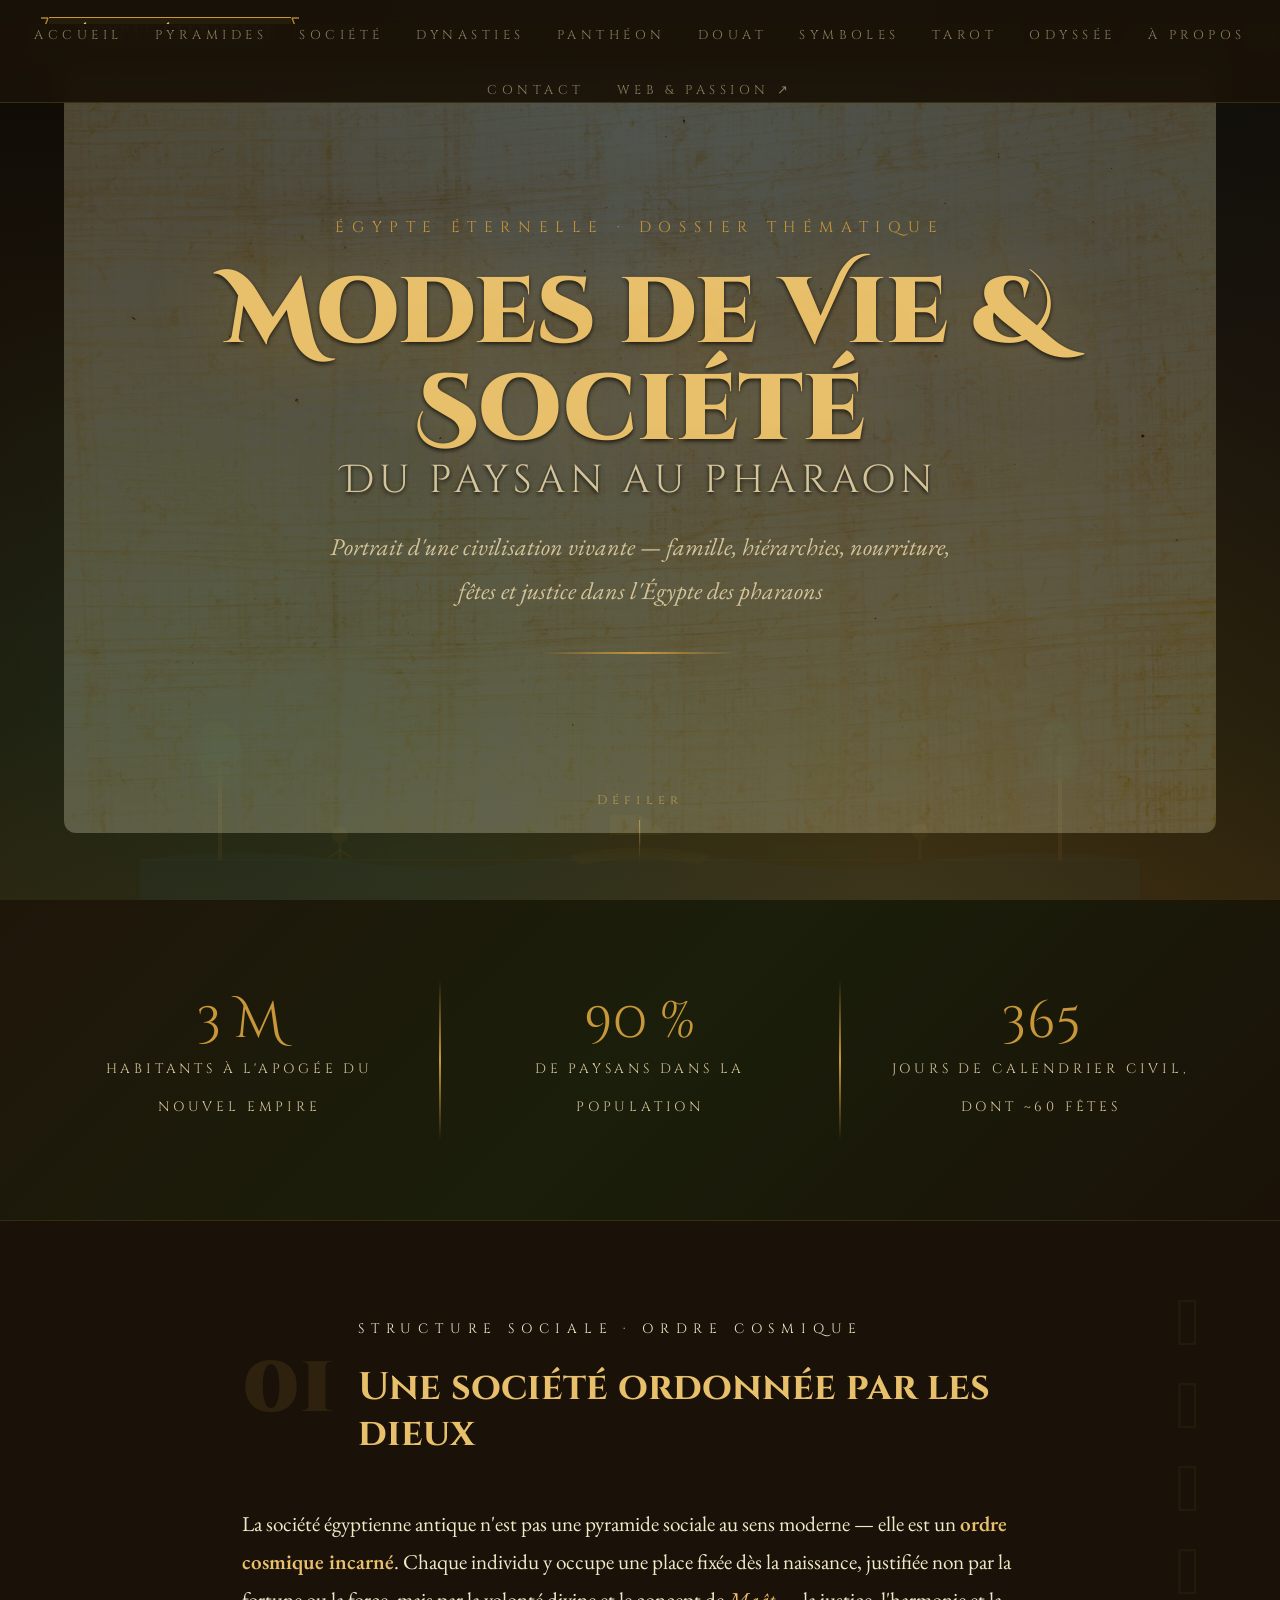
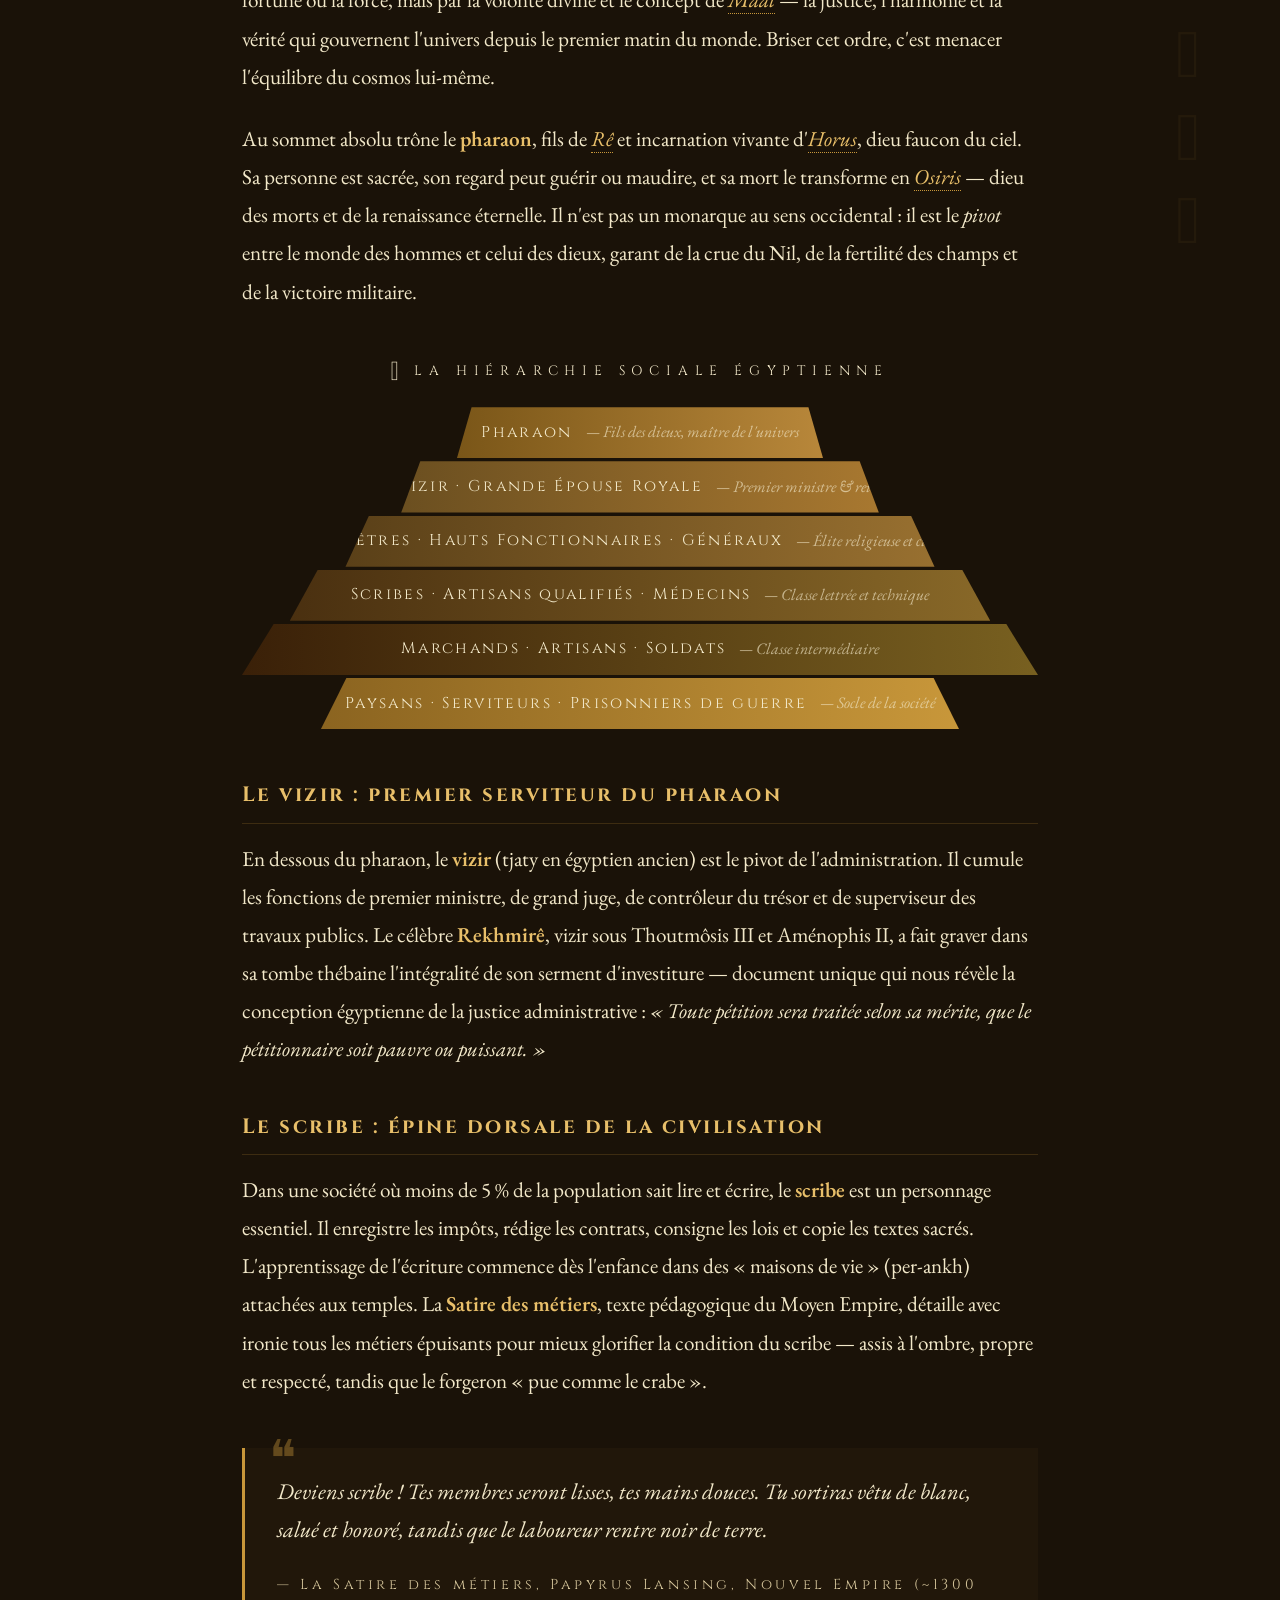
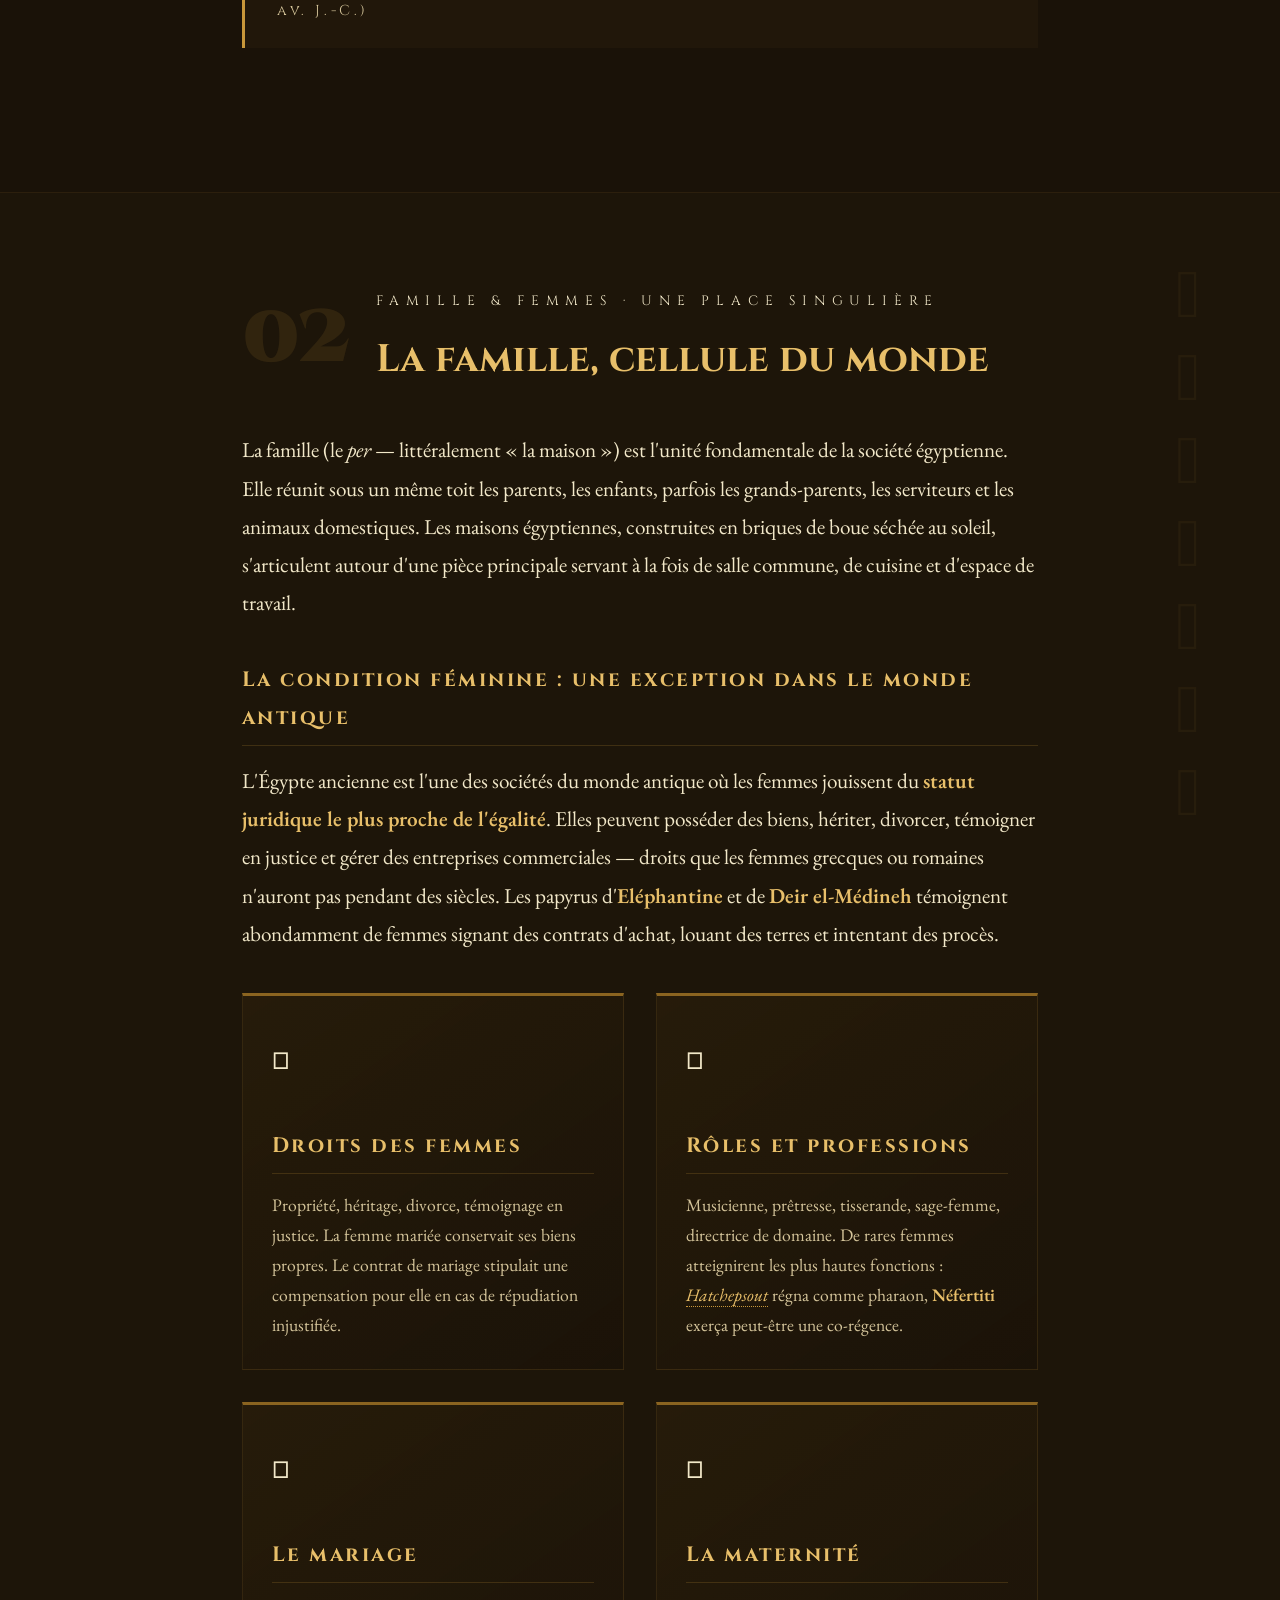
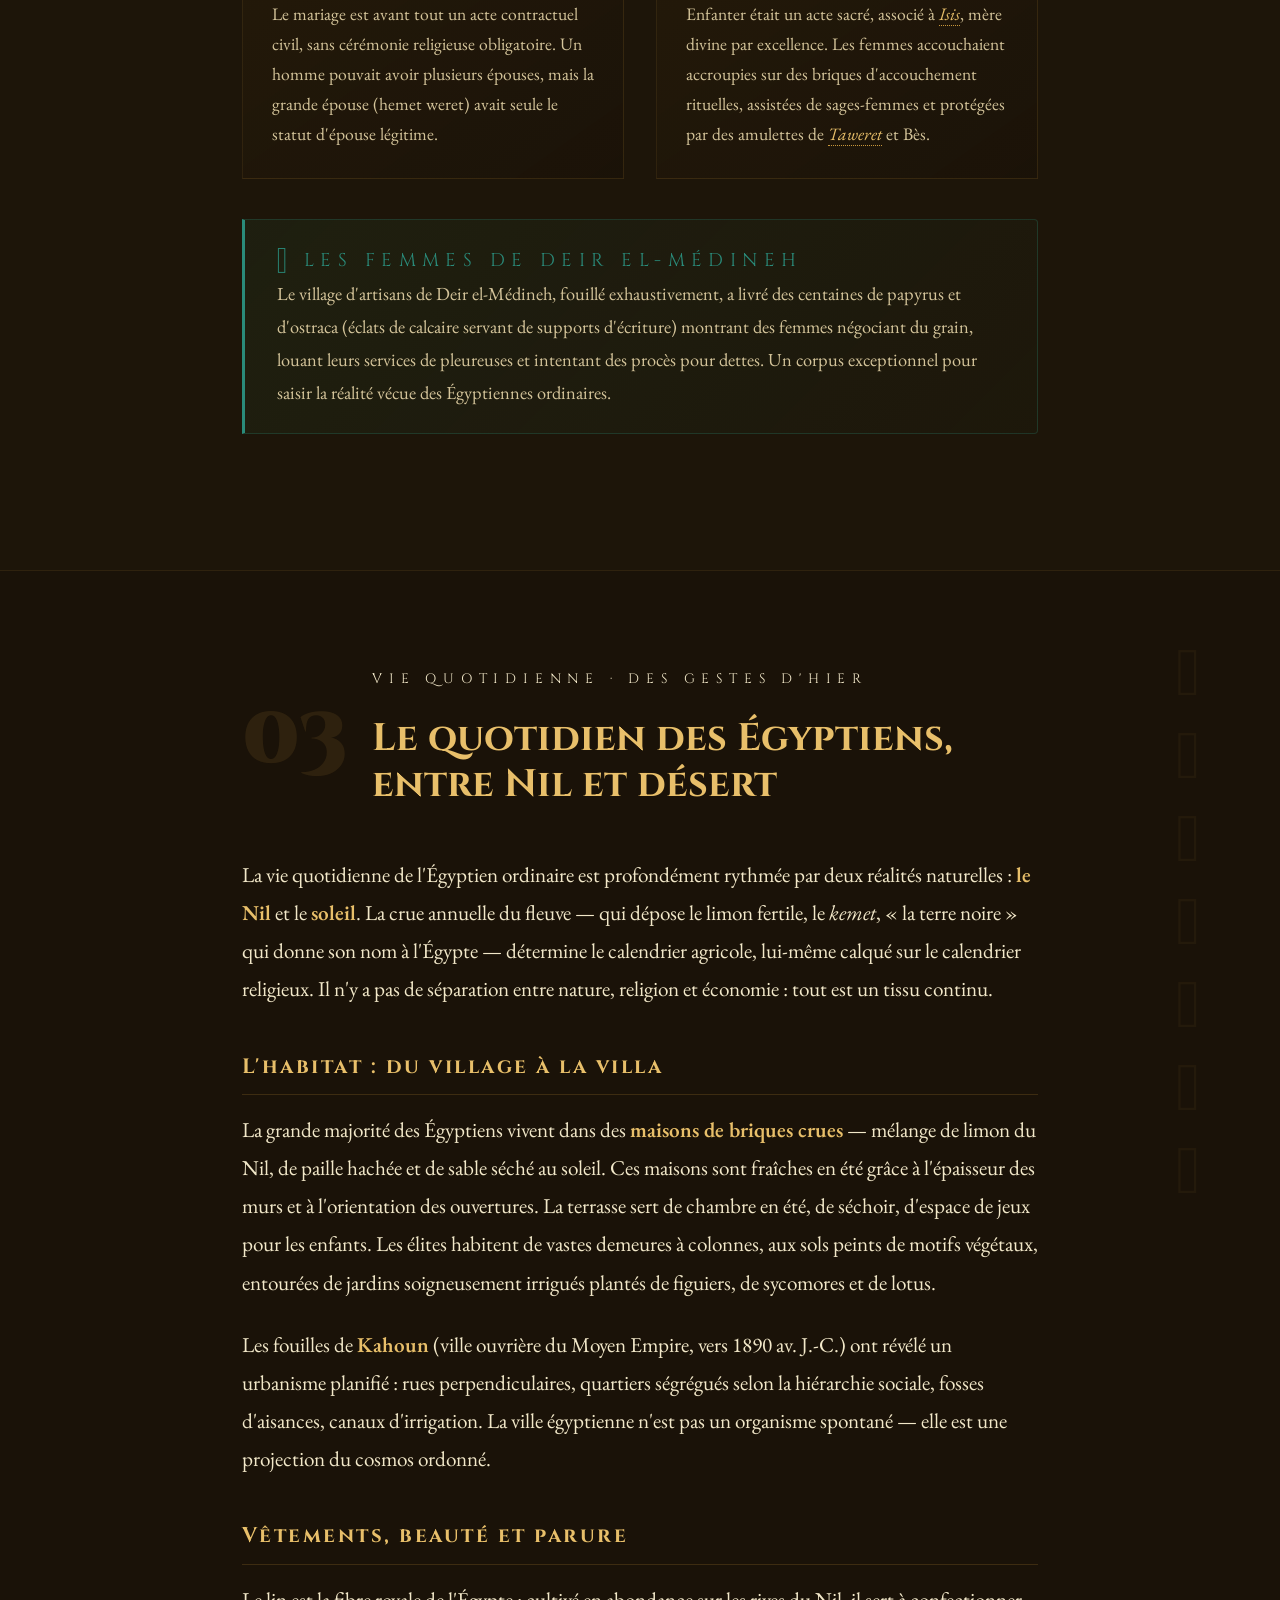
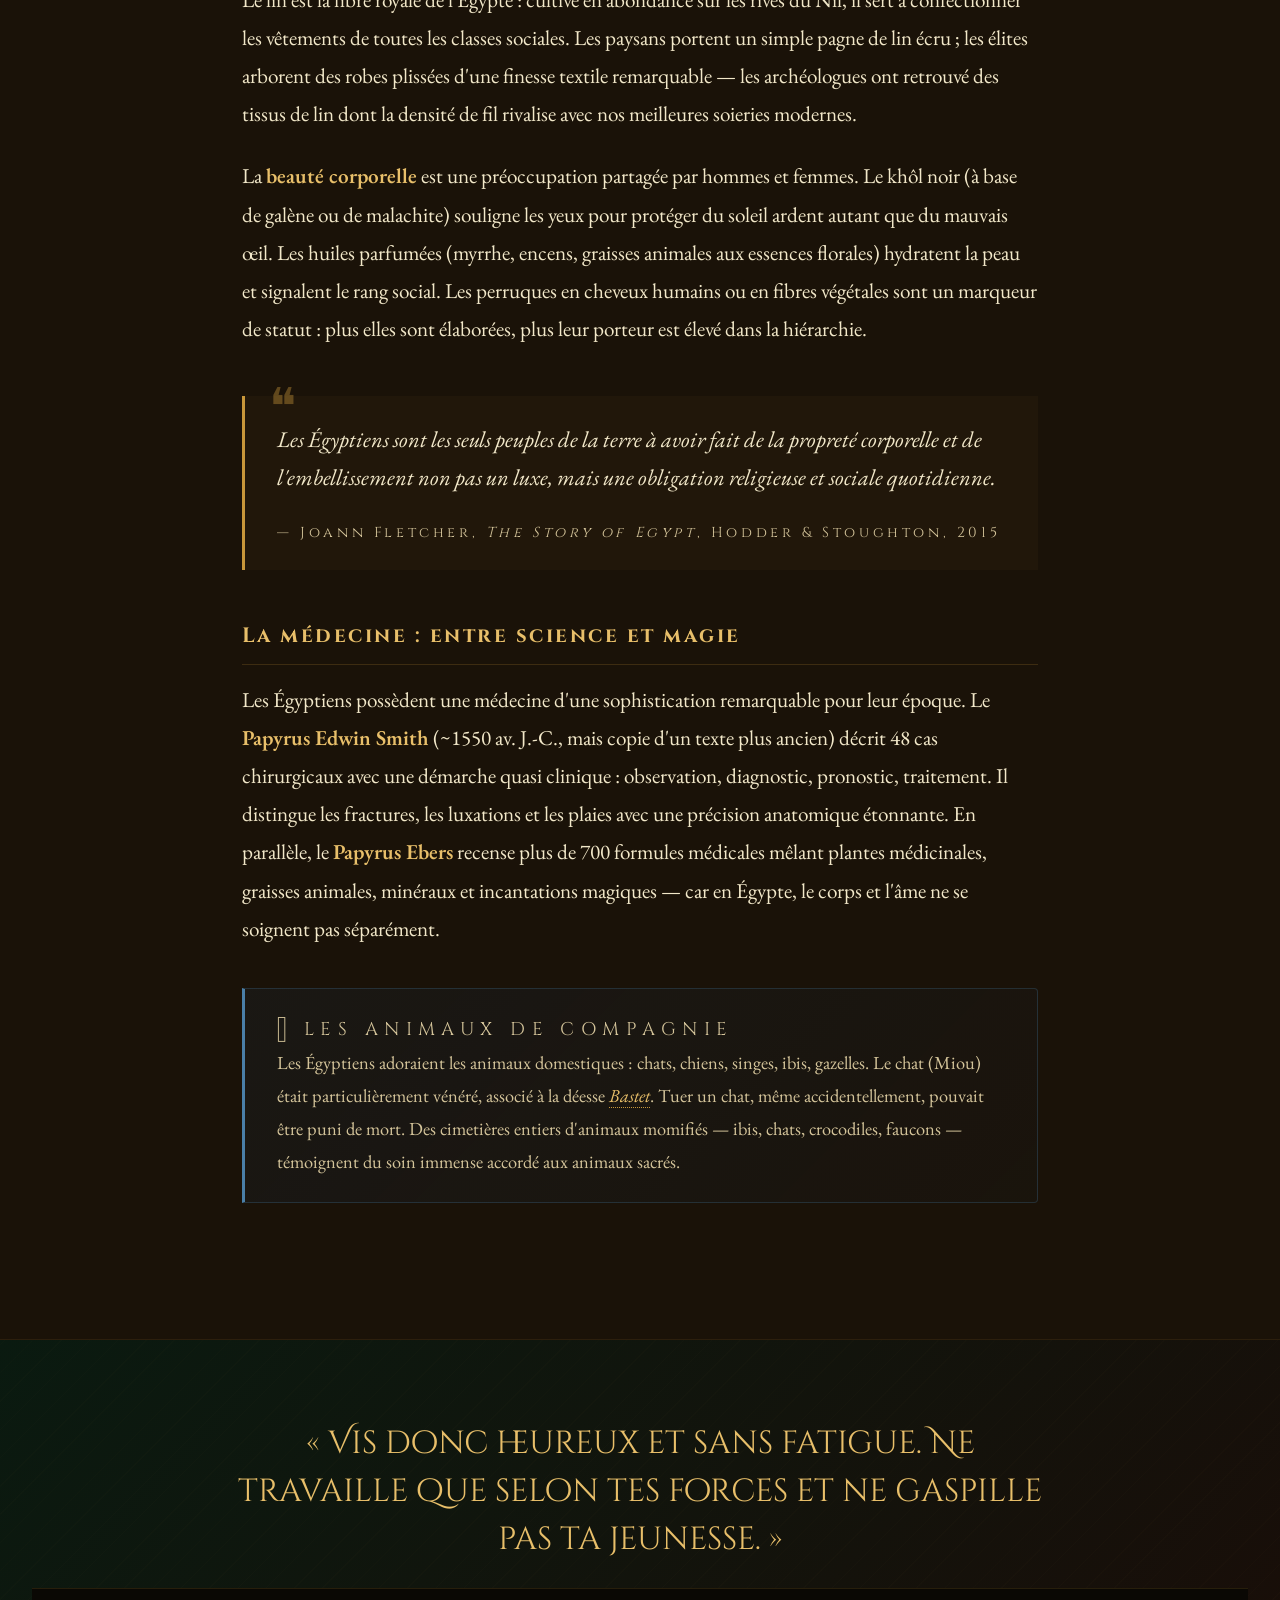
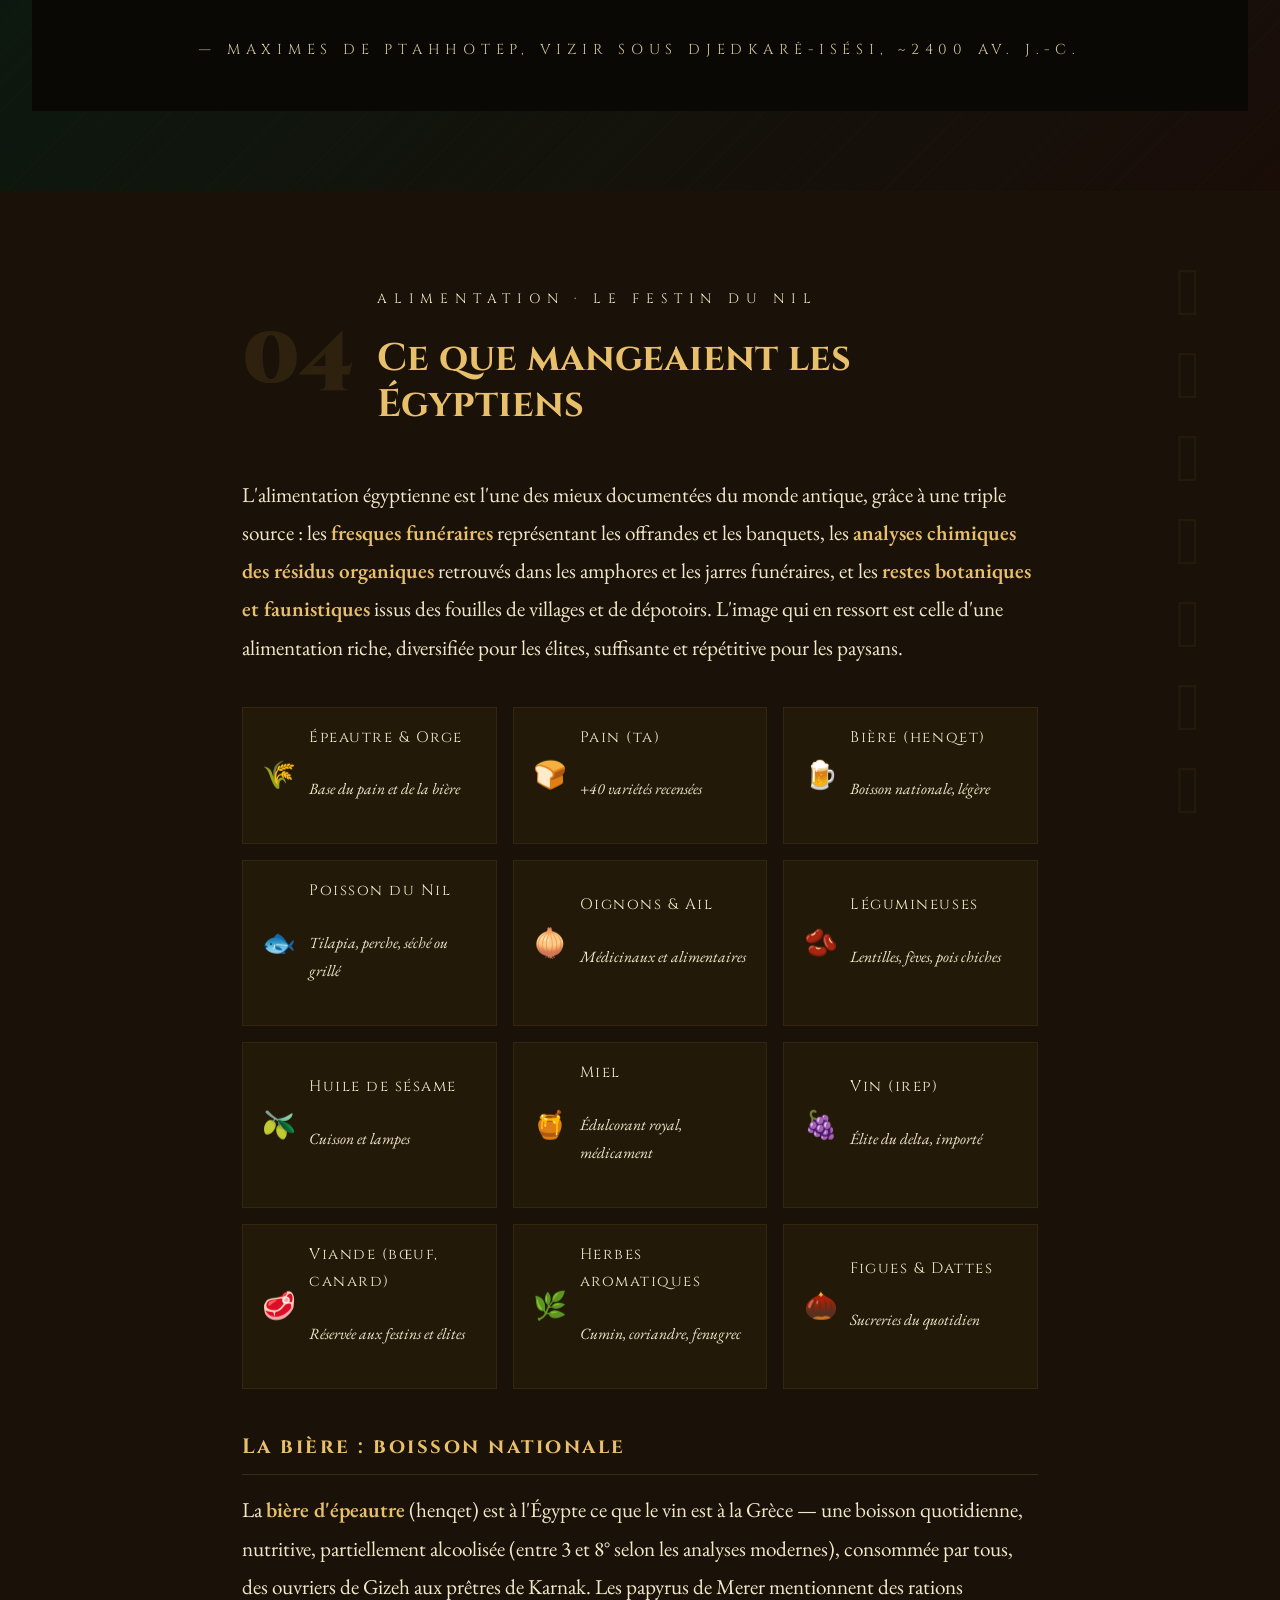
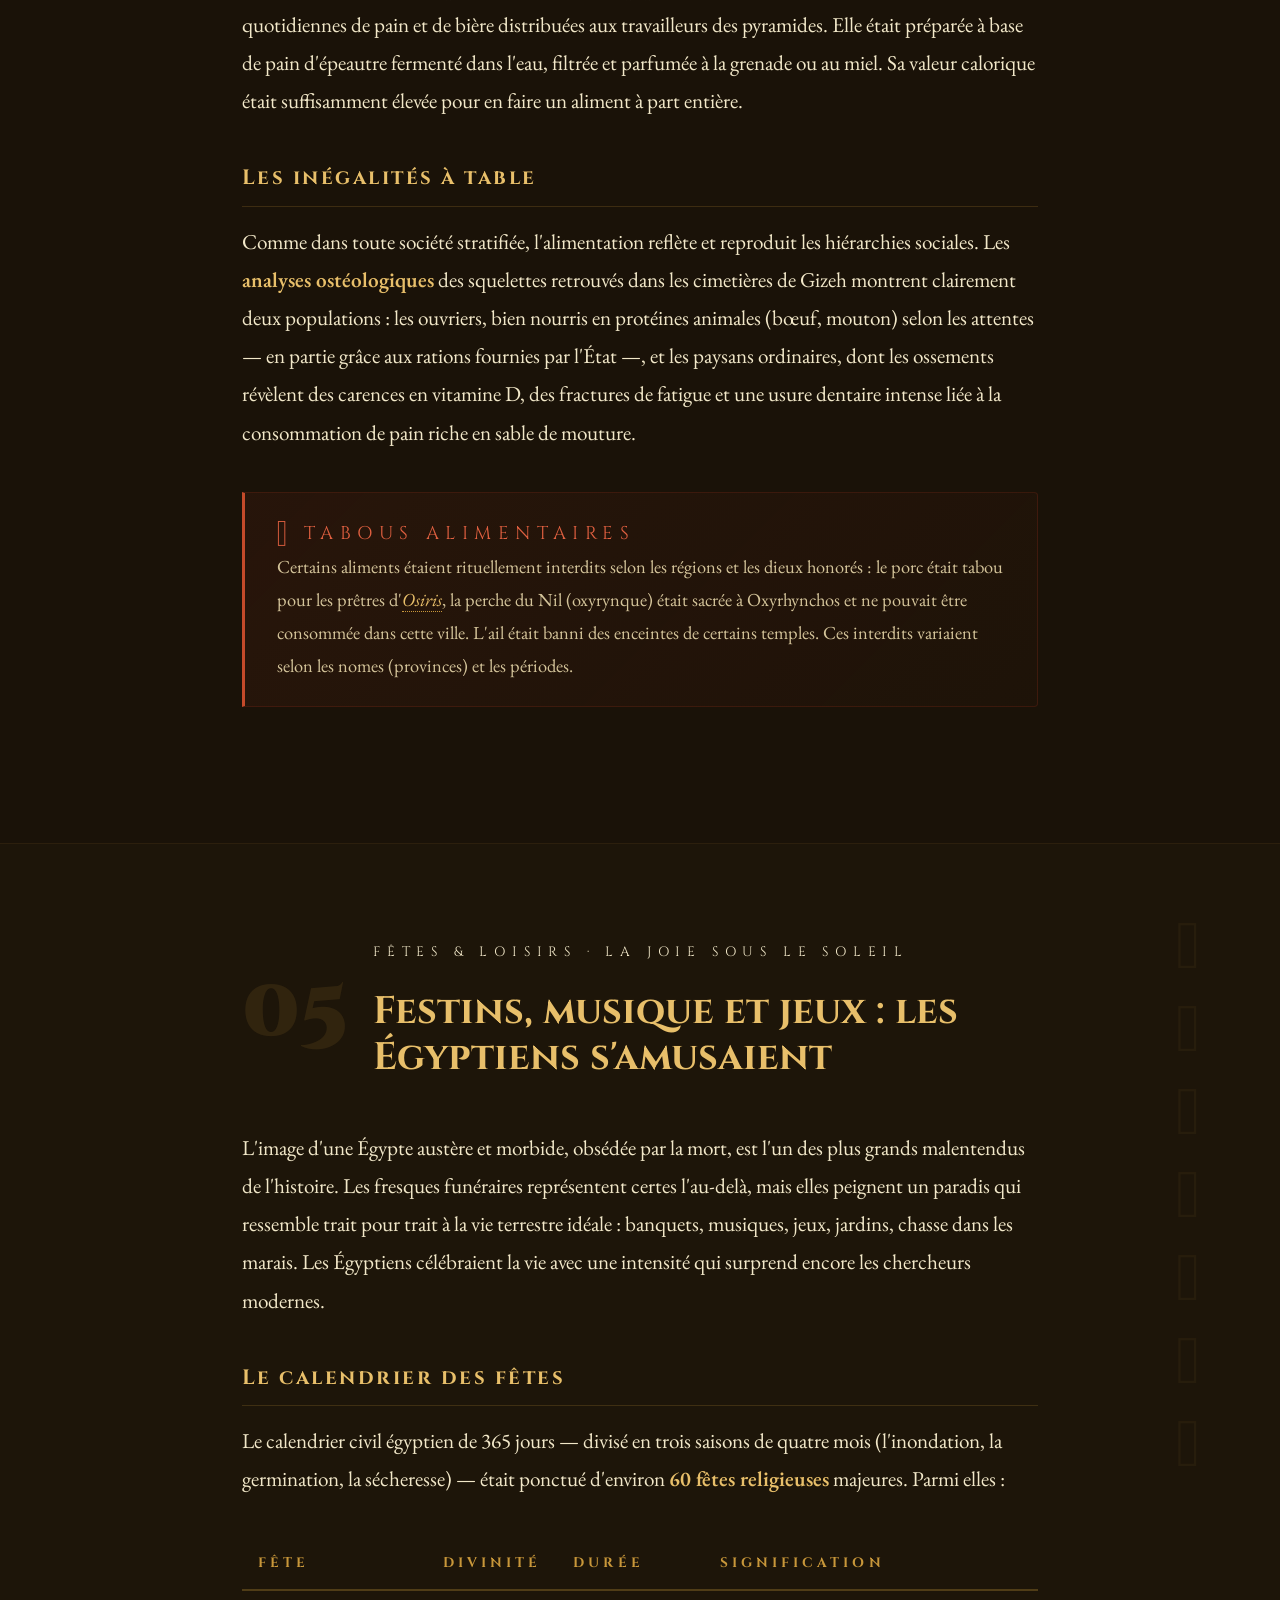
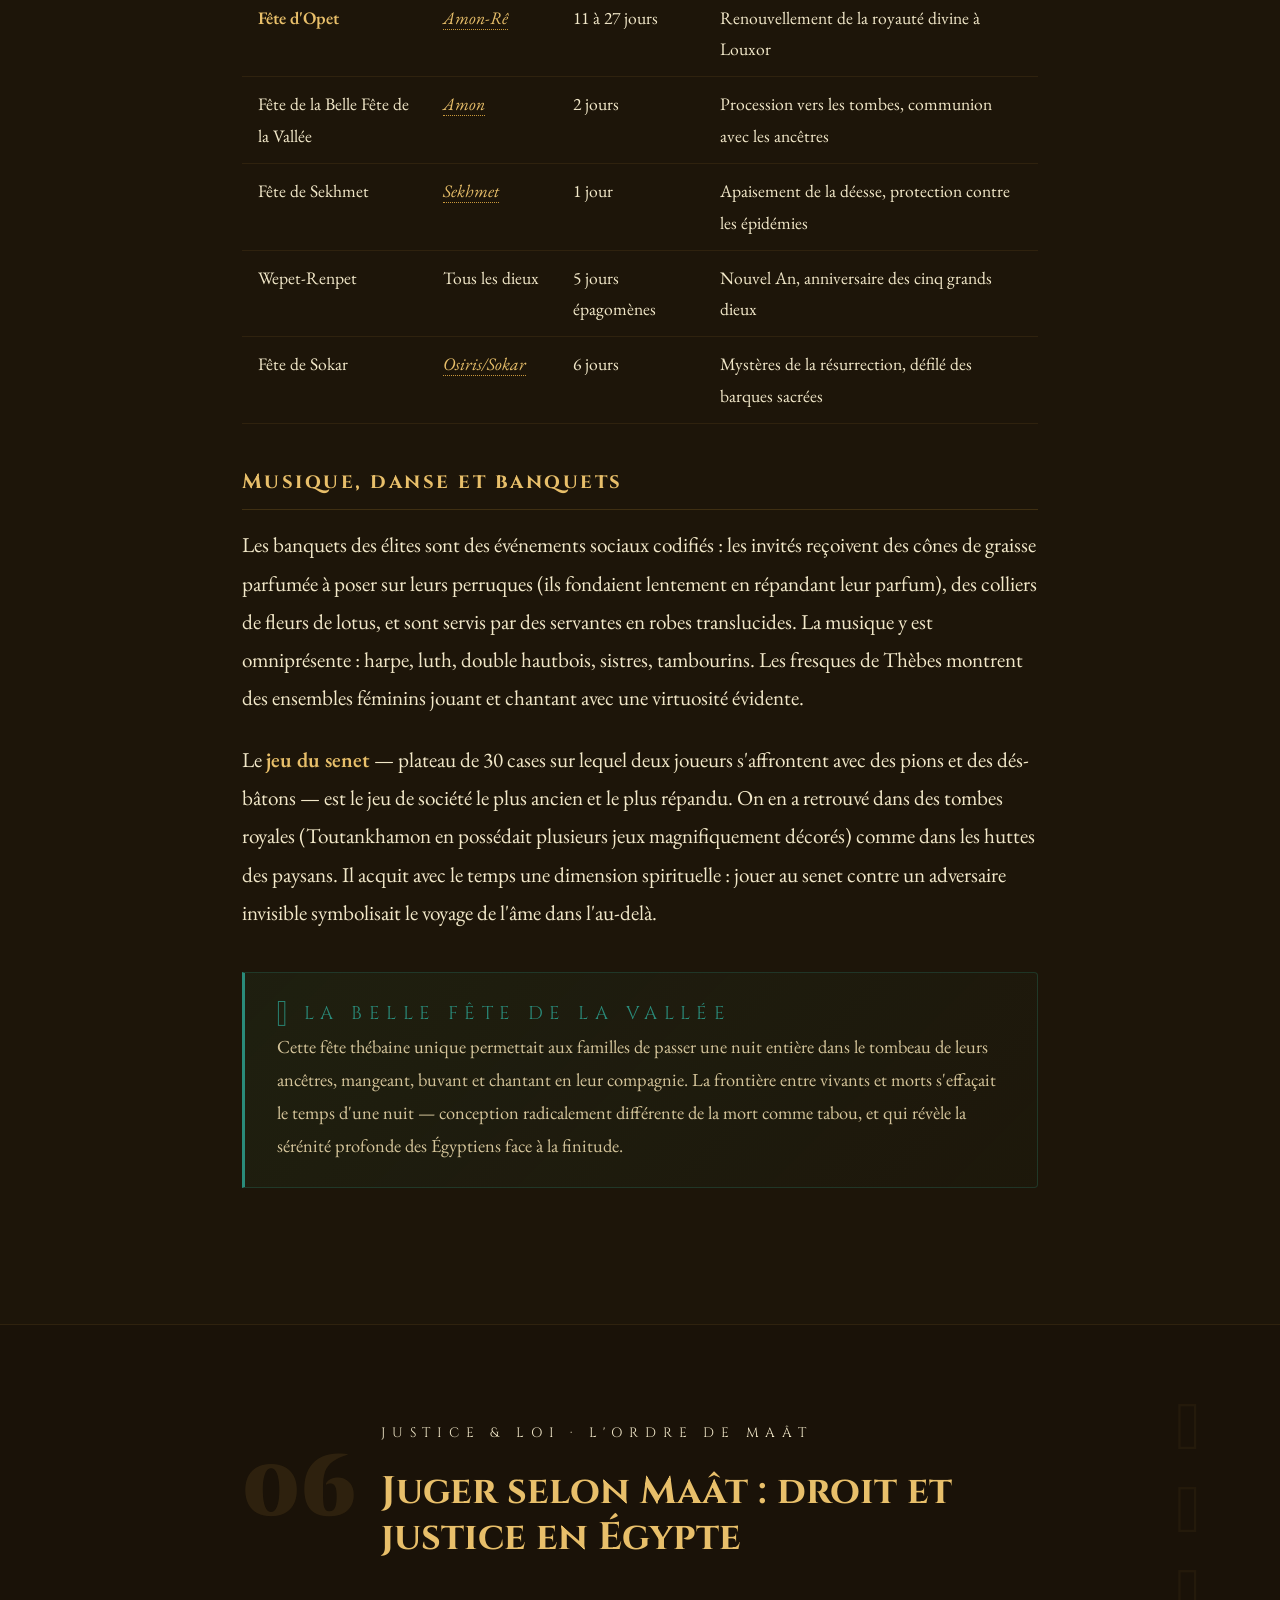
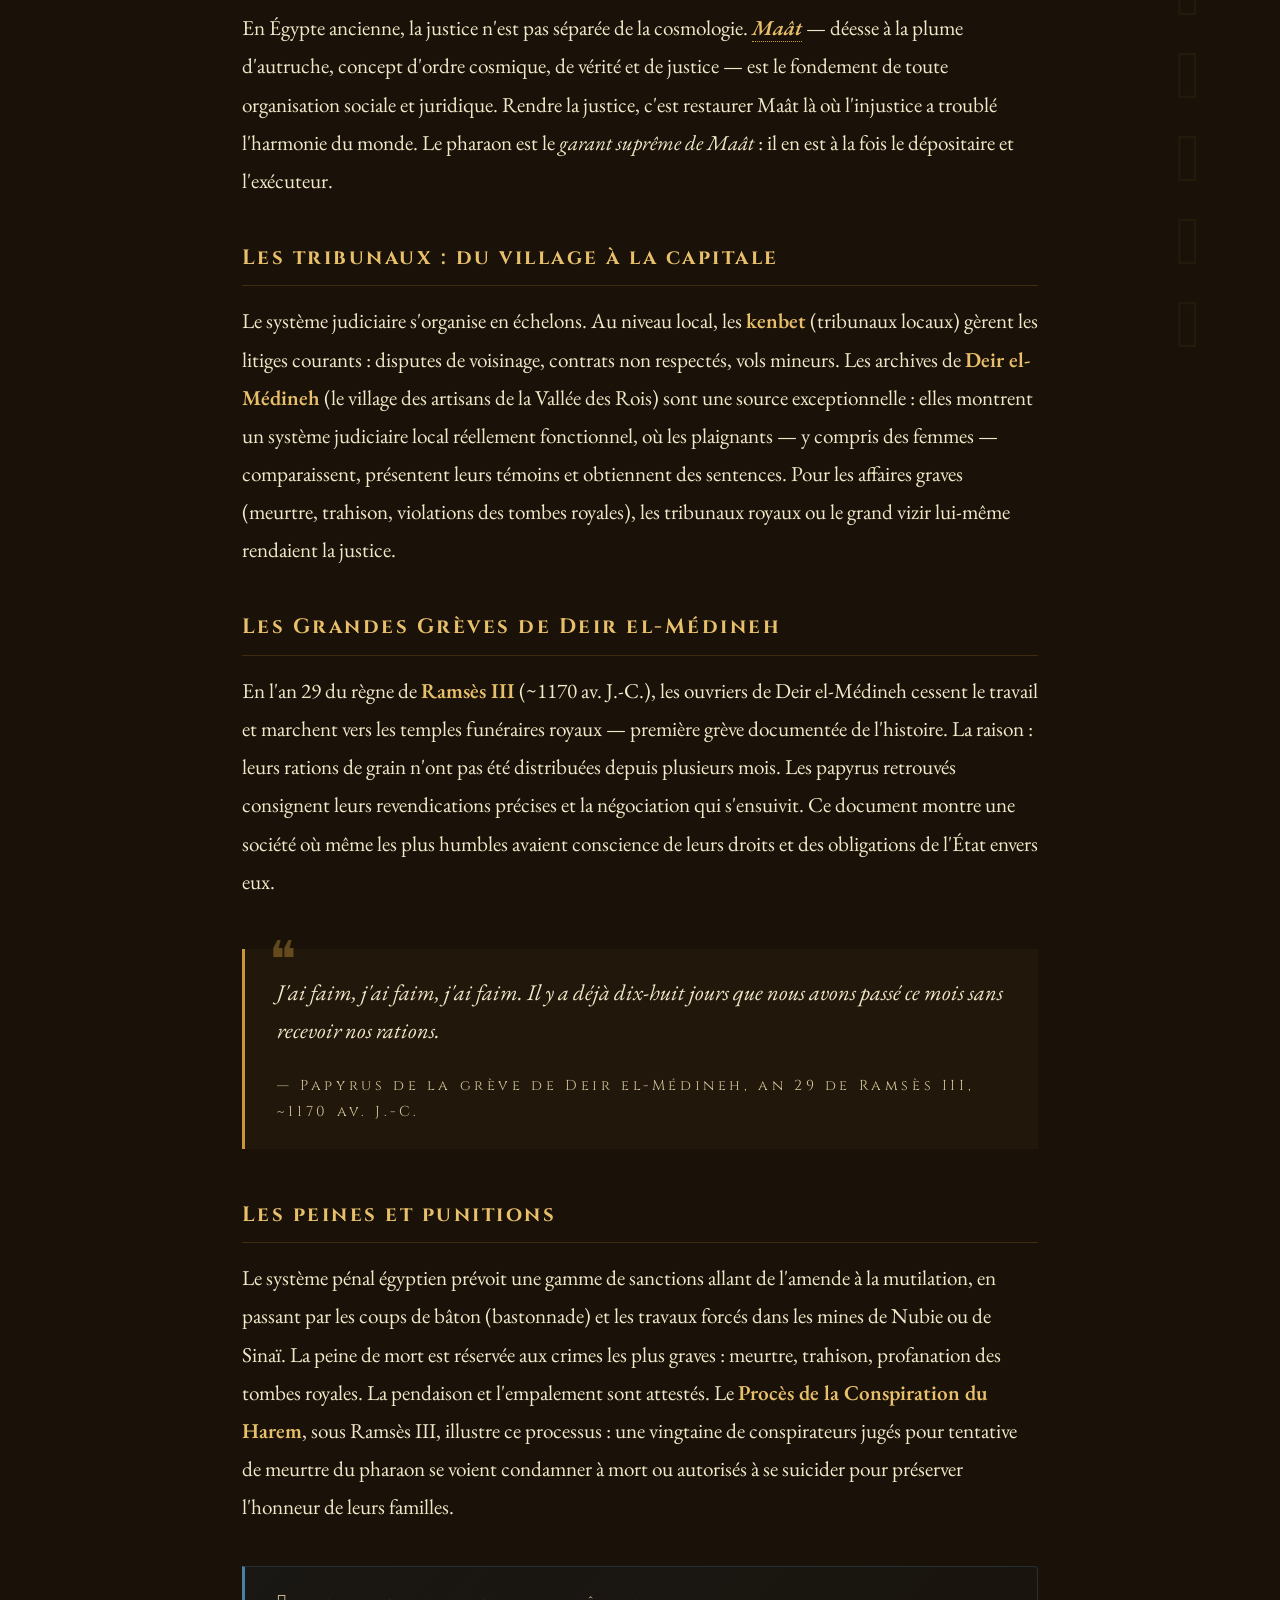
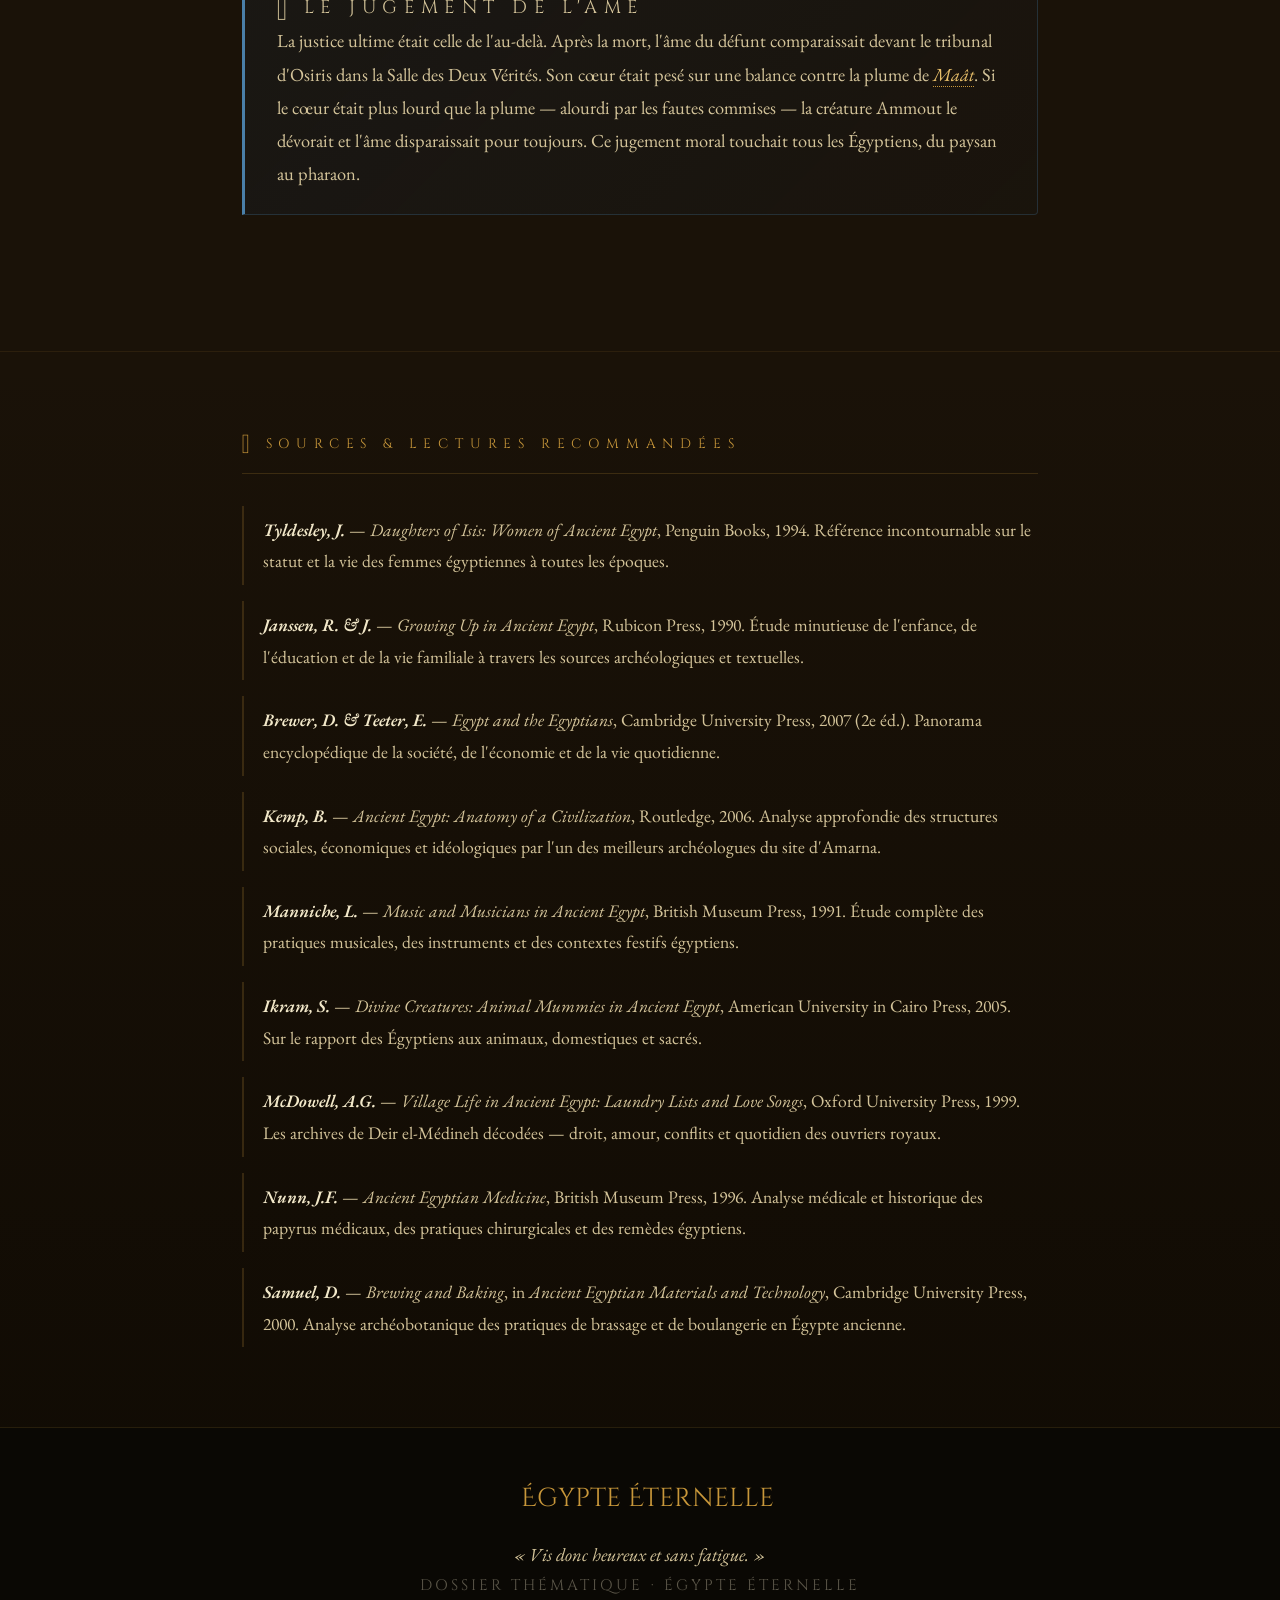
<file: egypte-societe.html>
<!doctype html>
<html lang="fr">
  <head>
    <meta charset="UTF-8" />
    <meta name="viewport" content="width=device-width, initial-scale=1.0" />
    <meta name="referrer" content="strict-origin-when-cross-origin" />
    <title>Modes de Vie & Société — Égypte Éternelle</title>
    <meta name="description" content="Plongez dans le quotidien, la culture et l'organisation de la société de l'Égypte antique, des paysans aux scribes.">
    <link rel="preconnect" href="https://fonts.googleapis.com" />
    <link rel="canonical" href="https://phil83470.github.io/egypte-eternelle/egypte-societe.html" />
    <meta property="og:type" content="website">
    <meta property="og:site_name" content="Égypte Éternelle">
    <meta property="og:title" content="Modes de Vie & Société — Égypte Éternelle">
    <meta property="og:description" content="Plongez dans le quotidien, la culture et l'organisation de la société de l'Égypte antique, des paysans aux scribes.">
    <meta property="og:url" content="https://phil83470.github.io/egypte-eternelle/egypte-societe.html">
    <meta property="og:image" content="https://phil83470.github.io/egypte-eternelle/images/images/vue-pyramides.jpg">
    <meta name="twitter:card" content="summary_large_image">
    <link
      href="https://fonts.googleapis.com/css2?family=Cinzel+Decorative:wght@400;700;900&family=Cinzel:wght@400;600;700&family=EB+Garamond:ital,wght@0,400;0,500;1,400;1,500&display=swap"
      rel="stylesheet"
    />
    <style>
      :root {
        --or: #c8973a;
        --or-clair: #e8bf6a;
        --or-profond: #8b6420;
        --sable: #f2e8c9;
        --sable-fonce: #d4c49a;
        --noir-nil: #1a1208;
        --brun-papyrus: #6b4f2a;
        --rouge-carnelian: #8b2e1a;
        --bleu-lapis: #1a3a5c;
        --bleu-clair: #4a7fa8;
        --turquoise: #2a8b7a;
        --vert-nil: #2a5c3a;
        --blanc-ivoire: #fbf5e6;
      }

      * {
        margin: 0;
        padding: 0;
        box-sizing: border-box;
      }
      html {
        scroll-behavior: auto;
      }

      body {
        background-color: var(--noir-nil);
        color: var(--sable);
        font-family: "EB Garamond", Georgia, serif;
        font-size: calc(18px + 0.2rem);
        line-height: 1.8;
        overflow-x: hidden;
      }

      /* ─── HERO ─── */
      .hero {
        position: relative;
        min-height: 100vh;
        display: flex;
        flex-direction: column;
        align-items: center;
        justify-content: center;
        text-align: center;
        overflow: hidden;
        background:
          radial-gradient(
            ellipse at 30% 100%,
            rgba(42, 92, 58, 0.18) 0%,
            transparent 55%
          ),
          radial-gradient(
            ellipse at 70% 100%,
            rgba(200, 151, 58, 0.14) 0%,
            transparent 50%
          ),
          radial-gradient(
            ellipse at 50% 0%,
            rgba(26, 58, 92, 0.35) 0%,
            transparent 50%
          ),
          linear-gradient(
            180deg,
            #0d0b06 0%,
            #1a1208 40%,
            #1e1a0a 80%,
            #2a200c 100%
          );
      }

      .hero::before {
        content: "";
        position: absolute;
        inset: 0;
        background-image:
          radial-gradient(
            circle at 15% 75%,
            rgba(42, 139, 122, 0.05) 0%,
            transparent 40%
          ),
          radial-gradient(
            circle at 85% 25%,
            rgba(26, 58, 92, 0.08) 0%,
            transparent 40%
          );
      }

      /* Nil wave decoration */
      .hero-nil {
        position: absolute;
        bottom: 0;
        left: 0;
        right: 0;
        height: 180px;
        opacity: 0.12;
      }

      /* Silhouettes de vie quotidienne */
      .hero-scene {
        position: absolute;
        bottom: 0;
        left: 50%;
        transform: translateX(-50%);
        width: 100%;
        max-width: 1000px;
        opacity: 0.13;
      }

      .stars {
        position: absolute;
        top: 0;
        left: 0;
        right: 0;
        height: 55%;
        overflow: hidden;
      }
      .star {
        position: absolute;
        background: var(--or-clair);
        border-radius: 50%;
        animation: twinkle var(--dur, 3s) ease-in-out infinite;
        opacity: 0;
      }
      @keyframes twinkle {
        0%,
        100% {
          opacity: 0;
        }
        50% {
          opacity: var(--op, 0.7);
        }
      }

      .hero-content {
        position: relative;
        z-index: 2;
        padding: 2rem;
      }

      @keyframes fadeUp {
        from {
          opacity: 0;
          transform: translateY(30px);
        }
        to {
          opacity: 1;
          transform: translateY(0);
        }
      }

      /* Hero Image Adjustment */
      .hero-background {
        position: absolute;
        inset: 0;
        z-index: 1;
        opacity: 0.25;
      
        display: flex;
        align-items: center;
        justify-content: center;
      }

      .hero-background img {
        width: 90vw;
        height: 85vh;
        object-fit: cover;
        filter: sepia(30%) contrast(110%);
      
        border-radius: 12px;
      }

      .hero-eyebrow {
        font-family: "Cinzel", serif;
        font-size: 0.95rem;
        letter-spacing: 0.5em;
        text-transform: uppercase;
        color: var(--or);
        margin-bottom: 1.5rem;
        animation: fadeUp 1.4s 0.2s ease both;
      }

      .hero-title {
        font-family: "Cinzel Decorative", serif;
        font-size: clamp(2.6rem, calc(7vw + 0.2rem), 6.4rem);
        font-weight: 900;
        line-height: 1.05;
        color: var(--or-clair);
        text-shadow:
          0 0 80px rgba(200, 151, 58, 0.35),
          0 2px 4px rgba(0, 0, 0, 0.8);
        margin-bottom: 0.5rem;
        animation: fadeUp 1.4s 0.4s ease both;
      }

      .hero-title span {
        display: block;
        font-size: 0.42em;
        color: var(--sable-fonce);
        letter-spacing: 0.12em;
        font-weight: 400;
      }

      .hero-subtitle {
        font-family: "EB Garamond", serif;
        font-style: italic;
        font-size: clamp(1.2rem, calc(2vw + 0.2rem), 1.5rem);
        color: var(--sable-fonce);
        max-width: 620px;
        margin: 1.5rem auto 2.5rem;
        animation: fadeUp 1.4s 0.6s ease both;
      }

      .hero-divider {
        width: 200px;
        height: 2px;
        background: linear-gradient(90deg, transparent, var(--or), transparent);
        margin: 0 auto 2rem;
        animation: fadeUp 1.4s 0.8s ease both;
      }

      .scroll-hint {
        position: absolute;
        bottom: 2.5rem;
        left: 50%;
        transform: translateX(-50%);
        display: flex;
        flex-direction: column;
        align-items: center;
        gap: 0.5rem;
        font-family: "Cinzel", serif;
        font-size: 0.8rem;
        letter-spacing: 0.4em;
        color: var(--or);
        opacity: 0.7;
        animation: scrollBounce 2s ease-in-out infinite;
      }
      .scroll-hint::after {
        content: "";
        width: 1px;
        height: 40px;
        background: linear-gradient(to bottom, var(--or), transparent);
      }
      @keyframes scrollBounce {
        0%,
        100% {
          transform: translateX(-50%) translateY(0);
        }
        50% {
          transform: translateX(-50%) translateY(6px);
        }
      }

      /* ─── NAV ─── */
      nav {
        position: fixed;
        left: 0;
        right: 0;
        width: 100%;
        top: 0;
        z-index: 100;
        background: rgba(26, 18, 8, 0.95);
        backdrop-filter: blur(12px);
        border-bottom: 1px solid rgba(200, 151, 58, 0.2);
        padding: 0 2rem;
      }

      .nav-inner {
        max-width: 1200px;
        margin: 0 auto;
        display: flex;
        align-items: center;
        justify-content: space-between;
        height: 64px;
      }

      .nav-logo {
        font-family: "Cinzel Decorative", serif;
        font-size: 1.2rem;
        color: var(--or);
        text-decoration: none;
        letter-spacing: 0.08em;
      }

      .nav-links {
        display: flex;
        gap: 2rem;
        list-style: none;
      }

      .nav-links a {
        font-family: "Cinzel", serif;
        font-size: 0.92rem;
        letter-spacing: 0.25em;
        text-transform: uppercase;
        color: var(--sable-fonce);
        text-decoration: none;
        transition: color 0.3s;
      }
      .nav-links a:hover {
        color: var(--or-clair);
      }

      /* ─── LAYOUT ─── */
      .container {
        max-width: 860px;
        margin: 0 auto;
        padding: 0 2rem;
      }

      .container-wide {
        max-width: 1200px;
        margin: 0 auto;
        padding: 0 2rem;
      }

      /* ─── INTRO BAND ─── */
      .intro-band {
        background: linear-gradient(
          135deg,
          #1f160a 0%,
          #1a1e0a 50%,
          #1a1208 100%
        );
        padding: 5rem 0;
        border-bottom: 1px solid rgba(200, 151, 58, 0.15);
      }

      .intro-grid {
        display: grid;
        grid-template-columns: 1fr 2px 1fr 2px 1fr;
        gap: 2rem;
        align-items: start;
      }

      .intro-stat {
        text-align: center;
        padding: 1rem;
      }

      .stat-number {
        font-family: "Cinzel Decorative", serif;
        font-size: 3.2rem;
        color: var(--or);
        line-height: 1;
        display: block;
      }

      .stat-label {
        font-family: "Cinzel", serif;
        font-size: 0.85rem;
        letter-spacing: 0.28em;
        text-transform: uppercase;
        color: var(--sable-fonce);
        margin-top: 0.5rem;
      }

      .intro-divider-v {
        background: linear-gradient(
          to bottom,
          transparent,
          var(--or),
          transparent
        );
        align-self: stretch;
        min-height: 80px;
      }

      /* ─── SECTION MARKER ─── */
      .section-marker {
        display: flex;
        align-items: center;
        gap: 1.5rem;
        margin-bottom: 3rem;
      }

      .marker-number {
        font-family: "Cinzel Decorative", serif;
        font-size: 5.2rem;
        line-height: 1;
        color: rgba(200, 151, 58, 0.12);
        font-weight: 900;
        flex-shrink: 0;
      }

      .marker-text {
        flex: 1;
      }

      .marker-eyebrow {
        font-family: "Cinzel", serif;
        font-size: 0.85rem;
        letter-spacing: 0.5em;
        text-transform: uppercase;
        color: var(--or);
        margin-bottom: 0.4rem;
      }

      .marker-title {
        font-family: "Cinzel", serif;
        font-size: clamp(1.6rem, calc(3vw + 0.2rem), 2.4rem);
        color: var(--or-clair);
        line-height: 1.2;
      }

      /* ─── ARTICLE SECTIONS ─── */
      .article-section {
        padding: 6rem 0;
        border-bottom: 1px solid rgba(200, 151, 58, 0.1);
        position: relative;
      }

      .article-section:nth-child(even) {
        background: rgba(200, 151, 58, 0.02);
      }

      .hiero-deco {
        position: absolute;
        right: 2rem;
        top: 4rem;
        font-size: 4.2rem;
        opacity: 0.06;
        writing-mode: vertical-rl;
        letter-spacing: 0.5rem;
        color: var(--or);
        user-select: none;
        font-family: serif;
      }

      /* ─── PULL QUOTE ─── */
      .pull-quote {
        border-left: 3px solid var(--or);
        padding: 1.5rem 2rem;
        margin: 3rem 0;
        background: rgba(200, 151, 58, 0.04);
        position: relative;
      }

      .pull-quote::before {
        content: "❝";
        position: absolute;
        top: -1rem;
        left: 1.5rem;
        font-size: 3.2rem;
        color: var(--or);
        opacity: 0.4;
        line-height: 1;
      }

      .pull-quote p {
        font-style: italic;
        font-size: 1.4rem;
        color: var(--or-clair);
        line-height: 1.7;
      }

      .pull-quote cite {
        display: block;
        margin-top: 0.8rem;
        font-family: "Cinzel", serif;
        font-size: 0.9rem;
        letter-spacing: 0.25em;
        color: var(--sable-fonce);
        font-style: normal;
      }

      /* ─── PARAGRAPHS ─── */
      .article-section p {
        margin-bottom: 1.5rem;
        color: var(--sable);
      }

      .article-section h3 {
        font-family: "Cinzel", serif;
        font-size: 1.3rem;
        color: var(--or-clair);
        letter-spacing: 0.12em;
        margin: 2.5rem 0 1rem;
        padding-bottom: 0.5rem;
        border-bottom: 1px solid rgba(200, 151, 58, 0.2);
      }

      /* ─── INTERNAL LINK ─── */
      .internal-link {
        color: var(--or-clair);
        text-decoration: none;
        border-bottom: 1px dotted var(--or);
        transition: all 0.2s;
        font-style: italic;
      }
      .internal-link:hover {
        color: var(--or);
        border-bottom-style: solid;
      }

      /* ─── INFO BOX ─── */
      .info-box {
        background: linear-gradient(
          135deg,
          rgba(26, 58, 92, 0.15),
          rgba(26, 58, 92, 0.05)
        );
        border: 1px solid rgba(74, 127, 168, 0.25);
        border-left: 3px solid var(--bleu-clair);
        padding: 1.5rem 2rem;
        margin: 2.5rem 0;
        border-radius: 0 4px 4px 0;
      }

      .info-box-title {
        font-family: "Cinzel", serif;
        font-size: 0.9rem;
        letter-spacing: 0.35em;
        text-transform: uppercase;
        color: var(--bleu-clair);
        margin-bottom: 0.8rem;
      }

      .info-box p {
        font-size: 1.15rem;
        color: var(--sable-fonce);
        margin-bottom: 0 !important;
      }

      /* ─── INFO BOX VERT (variante) ─── */
      .info-box-green {
        background: linear-gradient(
          135deg,
          rgba(42, 92, 58, 0.15),
          rgba(42, 92, 58, 0.04)
        );
        border: 1px solid rgba(42, 139, 122, 0.25);
        border-left: 3px solid var(--turquoise);
      }
      .info-box-green .info-box-title {
        color: var(--turquoise);
      }

      /* ─── INFO BOX ROUGE ─── */
      .info-box-red {
        background: linear-gradient(
          135deg,
          rgba(139, 46, 26, 0.12),
          rgba(139, 46, 26, 0.04)
        );
        border: 1px solid rgba(139, 46, 26, 0.25);
        border-left: 3px solid #c44a2a;
      }
      .info-box-red .info-box-title {
        color: #e06040;
      }

      /* ─── PYRAMID HIERARCHY ─── */
      .hierarchy {
        margin: 3rem 0;
        position: relative;
      }

      .hierarchy-title {
        font-family: "Cinzel", serif;
        font-size: 0.85rem;
        letter-spacing: 0.5em;
        text-transform: uppercase;
        color: var(--or);
        text-align: center;
        margin-bottom: 2rem;
      }

      .hier-level {
        display: flex;
        align-items: stretch;
        margin-bottom: 3px;
        position: relative;
      }

      .hier-bar {
        background: linear-gradient(90deg, var(--or-profond), var(--or));
        display: flex;
        align-items: center;
        justify-content: center;
        padding: 0.7rem 1.5rem;
        margin: 0 auto;
        position: relative;
        clip-path: polygon(4% 0%, 96% 0%, 100% 100%, 0% 100%);
        transition: filter 0.3s;
        cursor: default;
      }

      .hier-bar:hover {
        filter: brightness(1.2);
      }

      .hier-level:nth-child(1) .hier-bar {
        width: 30%;
        background: linear-gradient(90deg, #8b6420, #c8973a);
      }
      .hier-level:nth-child(2) .hier-bar {
        width: 46%;
        background: linear-gradient(90deg, #7a5618, #b8873a);
      }
      .hier-level:nth-child(3) .hier-bar {
        width: 60%;
        background: linear-gradient(90deg, #6b4f20, #a87830);
      }
      .hier-level:nth-child(4) .hier-bar {
        width: 74%;
        background: linear-gradient(90deg, #5a4018, #987030);
      }
      .hier-level:nth-child(5) .hier-bar {
        width: 88%;
        background: linear-gradient(90deg, #4a3010, #886828);
      }
      .hier-level:nth-child(6) .hier-bar {
        width: 100%;
        background: linear-gradient(90deg, #3a2008, #786020);
      }

      .hier-name {
        font-family: "Cinzel", serif;
        font-size: 0.98rem;
        color: var(--sable);
        letter-spacing: 0.15em;
        text-align: center;
        white-space: nowrap;
      }

      .hier-desc {
        font-family: "EB Garamond", serif;
        font-size: 1rem;
        color: rgba(242, 232, 201, 0.65);
        text-align: center;
        margin-left: 0.8rem;
        font-style: italic;
        white-space: nowrap;
      }

      /* ─── TWO-COL GRID ─── */
      .two-col {
        display: grid;
        grid-template-columns: 1fr 1fr;
        gap: 2rem;
        margin: 2.5rem 0;
      }

      .col-card {
        background: linear-gradient(
          145deg,
          rgba(42, 30, 10, 0.7),
          rgba(26, 18, 8, 0.85)
        );
        border: 1px solid rgba(200, 151, 58, 0.12);
        padding: 1.8rem;
        border-top: 3px solid var(--or-profond);
        transition:
          border-top-color 0.3s,
          transform 0.3s;
      }

      .col-card:hover {
        border-top-color: var(--or-clair);
        transform: translateY(-3px);
      }

      .col-card-icon {
        font-size: 2.2rem;
        margin-bottom: 0.8rem;
        display: block;
      }

      .col-card-title {
        font-family: "Cinzel", serif;
        font-size: 1.1rem;
        color: var(--or-clair);
        letter-spacing: 0.1em;
        margin-bottom: 0.8rem;
      }

      .col-card p {
        font-size: 1.1rem;
        color: var(--sable-fonce);
        margin-bottom: 0 !important;
        line-height: 1.7;
      }

      /* ─── DATA TABLE ─── */
      .data-table {
        width: 100%;
        border-collapse: collapse;
        margin: 2.5rem 0;
        font-size: 1.1rem;
      }

      .data-table th {
        font-family: "Cinzel", serif;
        font-size: 0.85rem;
        letter-spacing: 0.3em;
        text-transform: uppercase;
        color: var(--or);
        text-align: left;
        padding: 0.8rem 1rem;
        border-bottom: 2px solid rgba(200, 151, 58, 0.3);
      }

      .data-table td {
        padding: 0.7rem 1rem;
        border-bottom: 1px solid rgba(200, 151, 58, 0.1);
        color: var(--sable);
        vertical-align: top;
      }

      .data-table tr:hover td {
        background: rgba(200, 151, 58, 0.04);
      }

      /* ─── FOOD LIST ─── */
      .food-grid {
        display: grid;
        grid-template-columns: repeat(auto-fill, minmax(200px, 1fr));
        gap: 1rem;
        margin: 2.5rem 0;
      }

      .food-item {
        background: rgba(42, 30, 10, 0.6);
        border: 1px solid rgba(200, 151, 58, 0.1);
        padding: 1rem 1.2rem;
        display: flex;
        align-items: center;
        gap: 0.8rem;
        transition:
          border-color 0.2s,
          background 0.2s;
      }

      .food-item:hover {
        border-color: rgba(200, 151, 58, 0.35);
        background: rgba(42, 30, 10, 0.9);
      }

      .food-emoji {
        font-size: 1.7rem;
        flex-shrink: 0;
      }

      .food-name {
        font-family: "Cinzel", serif;
        font-size: 0.95rem;
        color: var(--or-clair);
        letter-spacing: 0.1em;
      }

      .food-note {
        font-size: 0.98rem;
        color: var(--sable-fonce);
        font-style: italic;
        margin-top: 0.15rem;
      }

      /* ─── BAND QUOTE ─── */
      .band-quote {
        background: linear-gradient(135deg, #0a1a10 0%, #1a0d08 100%);
        padding: 5rem 2rem;
        text-align: center;
        position: relative;
        overflow: hidden;
      }

      .band-quote::before {
        content: "";
        position: absolute;
        inset: 0;
        background: repeating-linear-gradient(
          -45deg,
          rgba(200, 151, 58, 0.015) 0px,
          rgba(200, 151, 58, 0.015) 1px,
          transparent 1px,
          transparent 20px
        );
      }

      .band-quote blockquote {
        position: relative;
        z-index: 1;
        font-family: "Cinzel Decorative", serif;
        font-size: clamp(1.3rem, calc(2.8vw + 0.2rem), 2rem);
        color: var(--or-clair);
        max-width: 820px;
        margin: 0 auto 1.5rem;
        line-height: 1.5;
      }

      .band-quote footer {
        position: relative;
        z-index: 1;
        font-family: "Cinzel", serif;
        font-size: 0.9rem;
        letter-spacing: 0.4em;
        color: var(--sable-fonce);
        text-transform: uppercase;
      }

      /* ─── BIBLIOGRAPHIE ─── */
      .bibliography {
        background: linear-gradient(
          180deg,
          rgba(26, 18, 8, 0) 0%,
          rgba(15, 10, 3, 0.8) 100%
        );
        padding: 5rem 0;
      }

      .bib-header {
        font-family: "Cinzel", serif;
        font-size: 0.85rem;
        letter-spacing: 0.5em;
        text-transform: uppercase;
        color: var(--or);
        margin-bottom: 2rem;
        padding-bottom: 1rem;
        border-bottom: 1px solid rgba(200, 151, 58, 0.2);
      }

      .bib-list {
        list-style: none;
        display: grid;
        gap: 1rem;
      }

      .bib-item {
        font-size: 1.1rem;
        color: var(--sable-fonce);
        border-left: 2px solid rgba(200, 151, 58, 0.2);
        padding: 0.5rem 0 0.5rem 1.2rem;
        transition: border-color 0.2s;
      }
      .bib-item:hover {
        border-left-color: var(--or);
      }
      .bib-item strong {
        color: var(--sable);
        font-style: italic;
      }

      /* ─── FOOTER ─── */
      footer {
        background: #0a0804;
        border-top: 1px solid rgba(200, 151, 58, 0.15);
        padding: 3rem 2rem;
        text-align: center;
      }

      .footer-logo {
        font-family: "Cinzel Decorative", serif;
        font-size: 1.6rem;
        color: var(--or);
        margin-bottom: 1rem;
      }

      .footer-tagline {
        font-family: "EB Garamond", serif;
        font-style: italic;
        color: var(--sable-fonce);
        font-size: 1.15rem;
      }

      .footer-nav {
        display: flex;
        justify-content: center;
        gap: 2rem;
        margin: 1.5rem 0;
        flex-wrap: wrap;
      }

      .footer-nav a {
        font-family: "Cinzel", serif;
        font-size: 0.8rem;
        letter-spacing: 0.35em;
        text-transform: uppercase;
        color: var(--sable-fonce);
        text-decoration: none;
        opacity: 0.6;
        transition: opacity 0.2s;
      }
      .footer-nav a:hover {
        opacity: 1;
      }

      /* ─── UTILS ─── */
      strong {
        color: var(--or-clair);
        font-weight: 600;
      }

      /* ─── RESPONSIVE ─── */
      @media (max-width: 700px) {
        .intro-grid {
          grid-template-columns: 1fr;
        }
        .intro-divider-v {
          display: none;
        }
        .nav-links {
          display: none;
        }
        .two-col {
          grid-template-columns: 1fr;
        }
        .hiero-deco {
          display: none;
        }
        .hier-desc {
          display: none;
        }
        .hier-name {
          font-size: 0.85rem;
        }
      }
    </style>
    <link rel="stylesheet" href="responsive-site.css">
</head>
  <body>
    <!-- ════════════ HERO ════════════ -->
    <section class="hero" id="accueil">
      <div class="hero-background">
        <img
          src="images/images/papyruse.jpg"
          alt="Papyrus ancien relatant la vie quotidienne en Égypte"
          loading="eager"
        />
      </div>
      <div class="stars" id="stars"></div>

      <!-- Silhouette scène quotidienne Nil -->
      <svg
        class="hero-scene"
        viewBox="0 0 1000 240"
        fill="none"
        xmlns="http://www.w3.org/2000/svg"
      >
        <!-- Nil ondulé -->
        <path
          d="M0 200 Q100 185 200 200 Q300 215 400 200 Q500 185 600 200 Q700 215 800 200 Q900 185 1000 200 L1000 240 L0 240 Z"
          fill="rgba(42,92,122,0.5)"
        />
        <!-- Silhouettes palmiers -->
        <line
          x1="80"
          y1="200"
          x2="80"
          y2="100"
          stroke="rgba(200,151,58,0.6)"
          stroke-width="4"
        />
        <ellipse
          cx="80"
          cy="95"
          rx="22"
          ry="35"
          fill="rgba(42,92,58,0.5)"
          transform="rotate(-15,80,95)"
        />
        <ellipse
          cx="80"
          cy="95"
          rx="18"
          ry="30"
          fill="rgba(42,92,58,0.4)"
          transform="rotate(20,80,95)"
        />
        <line
          x1="920"
          y1="200"
          x2="920"
          y2="95"
          stroke="rgba(200,151,58,0.6)"
          stroke-width="4"
        />
        <ellipse
          cx="920"
          cy="90"
          rx="22"
          ry="35"
          fill="rgba(42,92,58,0.5)"
          transform="rotate(10,920,90)"
        />
        <ellipse
          cx="920"
          cy="90"
          rx="18"
          ry="30"
          fill="rgba(42,92,58,0.4)"
          transform="rotate(-20,920,90)"
        />
        <!-- Barque sur le Nil -->
        <path
          d="M430 195 Q500 180 570 195 L560 205 Q500 192 440 205 Z"
          fill="rgba(139,100,32,0.5)"
        />
        <line
          x1="500"
          y1="185"
          x2="500"
          y2="155"
          stroke="rgba(200,151,58,0.5)"
          stroke-width="2"
        />
        <path
          d="M470 155 L500 155 L530 175 L470 175 Z"
          fill="rgba(200,151,58,0.35)"
        />
        <!-- Silhouettes humaines -->
        <circle cx="200" cy="175" r="8" fill="rgba(200,151,58,0.4)" />
        <line
          x1="200"
          y1="183"
          x2="200"
          y2="200"
          stroke="rgba(200,151,58,0.4)"
          stroke-width="3"
        />
        <line
          x1="200"
          y1="190"
          x2="188"
          y2="198"
          stroke="rgba(200,151,58,0.4)"
          stroke-width="2"
        />
        <line
          x1="200"
          y1="190"
          x2="212"
          y2="198"
          stroke="rgba(200,151,58,0.4)"
          stroke-width="2"
        />
        <circle cx="780" cy="172" r="8" fill="rgba(200,151,58,0.4)" />
        <line
          x1="780"
          y1="180"
          x2="780"
          y2="200"
          stroke="rgba(200,151,58,0.4)"
          stroke-width="3"
        />
        <!-- Champs -->
        <rect
          x="250"
          y="185"
          width="120"
          height="15"
          fill="rgba(42,92,58,0.3)"
          rx="2"
        />
        <rect
          x="630"
          y="185"
          width="100"
          height="15"
          fill="rgba(42,92,58,0.3)"
          rx="2"
        />
        <!-- Horizon line -->
        <line
          x1="0"
          y1="200"
          x2="1000"
          y2="200"
          stroke="rgba(200,151,58,0.2)"
          stroke-width="1.5"
        />
      </svg>

      <div class="hero-content">
        <p class="hero-eyebrow">Égypte Éternelle · Dossier Thématique</p>
        <h1 class="hero-title">
          Modes de Vie & Société
          <span>Du paysan au pharaon</span>
        </h1>
        <p class="hero-subtitle">
          Portrait d'une civilisation vivante — famille, hiérarchies,
          nourriture, fêtes et justice dans l'Égypte des pharaons
        </p>
        <div class="hero-divider"></div>
      </div>

      <div class="scroll-hint">Défiler</div>
    </section>

    <!-- ═══════════════════════════════════════════
     NAV
═══════════════════════════════════════════ -->
    <nav>
      <div class="nav-inner">
        <a href="index.html#accueil" class="sh-brand nav-logo" title="Retour à l'accueil - Égypte Éternelle" aria-label="Retour à l'accueil Égypte Éternelle">
          <div class="sh-cartouche">
            <svg class="cap" viewBox="0 0 9 30" fill="none" xmlns="http://www.w3.org/2000/svg" aria-hidden="true">
              <path d="M8 1 Q1 15 8 29" stroke="rgba(200,151,58,0.85)" stroke-width="1.5" fill="none"/>
              <line x1="1" y1="1" x2="8" y2="1" stroke="rgba(200,151,58,0.85)" stroke-width="1.5"/>
              <line x1="1" y1="29" x2="8" y2="29" stroke="rgba(200,151,58,0.85)" stroke-width="1.5"/>
            </svg>
            <div class="sh-cartouche-body">
              <span class="sh-logo-glyph">𓂀</span>
              <span class="sh-logo-text">Égypte Éternelle</span>
            </div>
            <svg class="cap" viewBox="0 0 9 30" fill="none" xmlns="http://www.w3.org/2000/svg" aria-hidden="true">
              <path d="M1 1 Q8 15 1 29" stroke="rgba(200,151,58,0.85)" stroke-width="1.5" fill="none"/>
              <line x1="8" y1="1" x2="1" y2="1" stroke="rgba(200,151,58,0.85)" stroke-width="1.5"/>
              <line x1="8" y1="29" x2="1" y2="29" stroke="rgba(200,151,58,0.85)" stroke-width="1.5"/>
            </svg>
          </div>
        </a>
        <ul class="nav-links">
          <li><a href="index.html">Accueil</a></li>
          <li><a href="#hierarchie">Hiérarchie</a></li>
          <li><a href="#famille">Famille</a></li>
          <li><a href="#quotidien">Quotidien</a></li>
          <li><a href="#alimentation">Alimentation</a></li>
          <li><a href="#fetes">Fêtes</a></li>
          <li><a href="#justice">Justice</a></li>
          <li><a href="#bibliographie">Sources</a></li>
        </ul>
      </div>
    </nav>

    <!-- ═══════════════════════════════════════════
     INTRO STATS
═══════════════════════════════════════════ -->
    <div class="intro-band">
      <div class="container-wide">
        <div class="intro-grid">
          <div class="intro-stat">
            <span class="stat-number">3 M</span>
            <span class="stat-label"
              >Habitants à l'apogée du Nouvel Empire</span
            >
          </div>
          <div class="intro-divider-v"></div>
          <div class="intro-stat">
            <span class="stat-number">90 %</span>
            <span class="stat-label">De paysans dans la population</span>
          </div>
          <div class="intro-divider-v"></div>
          <div class="intro-stat">
            <span class="stat-number">365</span>
            <span class="stat-label"
              >Jours de calendrier civil, dont ~60 fêtes</span
            >
          </div>
        </div>
      </div>
    </div>

    <!-- ═══════════════════════════════════════════
     SECTION 1 — HIÉRARCHIE SOCIALE
═══════════════════════════════════════════ -->
    <section class="article-section" id="hierarchie">
      <div class="hiero-deco">𓇳𓆑𓀭𓏤𓊃𓐍𓌀</div>
      <div class="container">
        <div class="section-marker">
          <span class="marker-number">01</span>
          <div class="marker-text">
            <p class="marker-eyebrow">Structure sociale · Ordre cosmique</p>
            <h2 class="marker-title">Une société ordonnée par les dieux</h2>
          </div>
        </div>

        <p>
          La société égyptienne antique n'est pas une pyramide sociale au sens
          moderne — elle est un <strong>ordre cosmique incarné</strong>. Chaque
          individu y occupe une place fixée dès la naissance, justifiée non par
          la fortune ou la force, mais par la volonté divine et le concept de
          <a href="#maat" class="internal-link">Maât</a> — la justice,
          l'harmonie et la vérité qui gouvernent l'univers depuis le premier
          matin du monde. Briser cet ordre, c'est menacer l'équilibre du cosmos
          lui-même.
        </p>

        <p>
          Au sommet absolu trône le <strong>pharaon</strong>, fils de
          <a href="#re" class="internal-link">Rê</a> et incarnation vivante d'<a
            href="#horus"
            class="internal-link"
            >Horus</a
          >, dieu faucon du ciel. Sa personne est sacrée, son regard peut guérir
          ou maudire, et sa mort le transforme en
          <a href="#osiris" class="internal-link">Osiris</a> — dieu des morts et
          de la renaissance éternelle. Il n'est pas un monarque au sens
          occidental : il est le <em>pivot</em> entre le monde des hommes et
          celui des dieux, garant de la crue du Nil, de la fertilité des champs
          et de la victoire militaire.
        </p>

        <div class="hierarchy">
          <p class="hierarchy-title">𓂀 La hiérarchie sociale égyptienne</p>
          <div class="hier-level">
            <div class="hier-bar">
              <span class="hier-name">Pharaon</span>
              <span class="hier-desc"
                >— Fils des dieux, maître de l'univers</span
              >
            </div>
          </div>
          <div class="hier-level">
            <div class="hier-bar">
              <span class="hier-name">Vizir · Grande Épouse Royale</span>
              <span class="hier-desc">— Premier ministre & reine</span>
            </div>
          </div>
          <div class="hier-level">
            <div class="hier-bar">
              <span class="hier-name"
                >Prêtres · Hauts Fonctionnaires · Généraux</span
              >
              <span class="hier-desc">— Élite religieuse et civile</span>
            </div>
          </div>
          <div class="hier-level">
            <div class="hier-bar">
              <span class="hier-name"
                >Scribes · Artisans qualifiés · Médecins</span
              >
              <span class="hier-desc">— Classe lettrée et technique</span>
            </div>
          </div>
          <div class="hier-level">
            <div class="hier-bar">
              <span class="hier-name">Marchands · Artisans · Soldats</span>
              <span class="hier-desc">— Classe intermédiaire</span>
            </div>
          </div>
          <div class="hier-level">
            <div class="hier-bar">
              <span class="hier-name"
                >Paysans · Serviteurs · Prisonniers de guerre</span
              >
              <span class="hier-desc">— Socle de la société</span>
            </div>
          </div>
        </div>

        <h3>Le vizir : premier serviteur du pharaon</h3>

        <p>
          En dessous du pharaon, le <strong>vizir</strong> (tjaty en égyptien
          ancien) est le pivot de l'administration. Il cumule les fonctions de
          premier ministre, de grand juge, de contrôleur du trésor et de
          superviseur des travaux publics. Le célèbre <strong>Rekhmirê</strong>,
          vizir sous Thoutmôsis III et Aménophis II, a fait graver dans sa tombe
          thébaine l'intégralité de son serment d'investiture — document unique
          qui nous révèle la conception égyptienne de la justice administrative
          :
          <em
            >« Toute pétition sera traitée selon sa mérite, que le pétitionnaire
            soit pauvre ou puissant. »</em
          >
        </p>

        <h3>Le scribe : épine dorsale de la civilisation</h3>

        <p>
          Dans une société où moins de 5 % de la population sait lire et écrire,
          le <strong>scribe</strong> est un personnage essentiel. Il enregistre
          les impôts, rédige les contrats, consigne les lois et copie les textes
          sacrés. L'apprentissage de l'écriture commence dès l'enfance dans des
          « maisons de vie » (per-ankh) attachées aux temples. La
          <strong>Satire des métiers</strong>, texte pédagogique du Moyen
          Empire, détaille avec ironie tous les métiers épuisants pour mieux
          glorifier la condition du scribe — assis à l'ombre, propre et
          respecté, tandis que le forgeron « pue comme le crabe ».
        </p>

        <div class="pull-quote">
          <p>
            Deviens scribe ! Tes membres seront lisses, tes mains douces. Tu
            sortiras vêtu de blanc, salué et honoré, tandis que le laboureur
            rentre noir de terre.
          </p>
          <cite
            >— La Satire des métiers, Papyrus Lansing, Nouvel Empire (~1300 av.
            J.-C.)</cite
          >
        </div>
      </div>
    </section>

    <!-- ═══════════════════════════════════════════
     SECTION 2 — FAMILLE & FEMMES
═══════════════════════════════════════════ -->
    <section class="article-section" id="famille">
      <div class="hiero-deco">𓁹𓅓𓏏𓇋𓆑𓀀𓀁</div>
      <div class="container">
        <div class="section-marker">
          <span class="marker-number">02</span>
          <div class="marker-text">
            <p class="marker-eyebrow">
              Famille & Femmes · Une place singulière
            </p>
            <h2 class="marker-title">La famille, cellule du monde</h2>
          </div>
        </div>

        <p>
          La famille (le <em>per</em> — littéralement « la maison ») est l'unité
          fondamentale de la société égyptienne. Elle réunit sous un même toit
          les parents, les enfants, parfois les grands-parents, les serviteurs
          et les animaux domestiques. Les maisons égyptiennes, construites en
          briques de boue séchée au soleil, s'articulent autour d'une pièce
          principale servant à la fois de salle commune, de cuisine et d'espace
          de travail.
        </p>

        <h3>La condition féminine : une exception dans le monde antique</h3>

        <p>
          L'Égypte ancienne est l'une des sociétés du monde antique où les
          femmes jouissent du
          <strong>statut juridique le plus proche de l'égalité</strong>. Elles
          peuvent posséder des biens, hériter, divorcer, témoigner en justice et
          gérer des entreprises commerciales — droits que les femmes grecques ou
          romaines n'auront pas pendant des siècles. Les papyrus d'<strong
            >Eléphantine</strong
          >
          et de <strong>Deir el-Médineh</strong> témoignent abondamment de
          femmes signant des contrats d'achat, louant des terres et intentant
          des procès.
        </p>

        <div class="two-col">
          <div class="col-card">
            <span class="col-card-icon">𓀀</span>
            <h3 class="col-card-title">Droits des femmes</h3>
            <p>
              Propriété, héritage, divorce, témoignage en justice. La femme
              mariée conservait ses biens propres. Le contrat de mariage
              stipulait une compensation pour elle en cas de répudiation
              injustifiée.
            </p>
          </div>
          <div class="col-card">
            <span class="col-card-icon">𓁹</span>
            <h3 class="col-card-title">Rôles et professions</h3>
            <p>
              Musicienne, prêtresse, tisserande, sage-femme, directrice de
              domaine. De rares femmes atteignirent les plus hautes fonctions :
              <a href="#hatchepsout" class="internal-link">Hatchepsout</a> régna
              comme pharaon, <strong>Néfertiti</strong> exerça peut-être une
              co-régence.
            </p>
          </div>
          <div class="col-card">
            <span class="col-card-icon">𓆣</span>
            <h3 class="col-card-title">Le mariage</h3>
            <p>
              Le mariage est avant tout un acte contractuel civil, sans
              cérémonie religieuse obligatoire. Un homme pouvait avoir plusieurs
              épouses, mais la grande épouse (hemet weret) avait seule le statut
              d'épouse légitime.
            </p>
          </div>
          <div class="col-card">
            <span class="col-card-icon">𓇳</span>
            <h3 class="col-card-title">La maternité</h3>
            <p>
              Enfanter était un acte sacré, associé à
              <a href="#isis" class="internal-link">Isis</a>, mère divine par
              excellence. Les femmes accouchaient accroupies sur des briques
              d'accouchement rituelles, assistées de sages-femmes et protégées
              par des amulettes de
              <a href="#taweret" class="internal-link">Taweret</a> et Bès.
            </p>
          </div>
        </div>

        <div class="info-box info-box-green">
          <p class="info-box-title">𓁹 Les femmes de Deir el-Médineh</p>
          <p>
            Le village d'artisans de Deir el-Médineh, fouillé exhaustivement, a
            livré des centaines de papyrus et d'ostraca (éclats de calcaire
            servant de supports d'écriture) montrant des femmes négociant du
            grain, louant leurs services de pleureuses et intentant des procès
            pour dettes. Un corpus exceptionnel pour saisir la réalité vécue des
            Égyptiennes ordinaires.
          </p>
        </div>
      </div>
    </section>

    <!-- ═══════════════════════════════════════════
     SECTION 3 — VIE QUOTIDIENNE
═══════════════════════════════════════════ -->
    <section class="article-section" id="quotidien">
      <div class="hiero-deco">𓌀𓎛𓇋𓐍𓏤𓃀𓆱</div>
      <div class="container">
        <div class="section-marker">
          <span class="marker-number">03</span>
          <div class="marker-text">
            <p class="marker-eyebrow">Vie quotidienne · Des gestes d'hier</p>
            <h2 class="marker-title">
              Le quotidien des Égyptiens, entre Nil et désert
            </h2>
          </div>
        </div>

        <p>
          La vie quotidienne de l'Égyptien ordinaire est profondément rythmée
          par deux réalités naturelles : <strong>le Nil</strong> et le
          <strong>soleil</strong>. La crue annuelle du fleuve — qui dépose le
          limon fertile, le <em>kemet</em>, « la terre noire » qui donne son nom
          à l'Égypte — détermine le calendrier agricole, lui-même calqué sur le
          calendrier religieux. Il n'y a pas de séparation entre nature,
          religion et économie : tout est un tissu continu.
        </p>

        <h3>L'habitat : du village à la villa</h3>

        <p>
          La grande majorité des Égyptiens vivent dans des
          <strong>maisons de briques crues</strong> — mélange de limon du Nil,
          de paille hachée et de sable séché au soleil. Ces maisons sont
          fraîches en été grâce à l'épaisseur des murs et à l'orientation des
          ouvertures. La terrasse sert de chambre en été, de séchoir, d'espace
          de jeux pour les enfants. Les élites habitent de vastes demeures à
          colonnes, aux sols peints de motifs végétaux, entourées de jardins
          soigneusement irrigués plantés de figuiers, de sycomores et de lotus.
        </p>

        <p>
          Les fouilles de <strong>Kahoun</strong> (ville ouvrière du Moyen
          Empire, vers 1890 av. J.-C.) ont révélé un urbanisme planifié : rues
          perpendiculaires, quartiers ségrégués selon la hiérarchie sociale,
          fosses d'aisances, canaux d'irrigation. La ville égyptienne n'est pas
          un organisme spontané — elle est une projection du cosmos ordonné.
        </p>

        <h3>Vêtements, beauté et parure</h3>

        <p>
          Le lin est la fibre royale de l'Égypte : cultivé en abondance sur les
          rives du Nil, il sert à confectionner les vêtements de toutes les
          classes sociales. Les paysans portent un simple pagne de lin écru ;
          les élites arborent des robes plissées d'une finesse textile
          remarquable — les archéologues ont retrouvé des tissus de lin dont la
          densité de fil rivalise avec nos meilleures soieries modernes.
        </p>

        <p>
          La <strong>beauté corporelle</strong> est une préoccupation partagée
          par hommes et femmes. Le khôl noir (à base de galène ou de malachite)
          souligne les yeux pour protéger du soleil ardent autant que du mauvais
          œil. Les huiles parfumées (myrrhe, encens, graisses animales aux
          essences florales) hydratent la peau et signalent le rang social. Les
          perruques en cheveux humains ou en fibres végétales sont un marqueur
          de statut : plus elles sont élaborées, plus leur porteur est élevé
          dans la hiérarchie.
        </p>

        <div class="pull-quote">
          <p>
            Les Égyptiens sont les seuls peuples de la terre à avoir fait de la
            propreté corporelle et de l'embellissement non pas un luxe, mais une
            obligation religieuse et sociale quotidienne.
          </p>
          <cite
            >— Joann Fletcher, <em>The Story of Egypt</em>, Hodder & Stoughton,
            2015</cite
          >
        </div>

        <h3>La médecine : entre science et magie</h3>

        <p>
          Les Égyptiens possèdent une médecine d'une sophistication remarquable
          pour leur époque. Le <strong>Papyrus Edwin Smith</strong> (~1550 av.
          J.-C., mais copie d'un texte plus ancien) décrit 48 cas chirurgicaux
          avec une démarche quasi clinique : observation, diagnostic, pronostic,
          traitement. Il distingue les fractures, les luxations et les plaies
          avec une précision anatomique étonnante. En parallèle, le
          <strong>Papyrus Ebers</strong> recense plus de 700 formules médicales
          mêlant plantes médicinales, graisses animales, minéraux et
          incantations magiques — car en Égypte, le corps et l'âme ne se
          soignent pas séparément.
        </p>

        <div class="info-box">
          <p class="info-box-title">𓂀 Les animaux de compagnie</p>
          <p>
            Les Égyptiens adoraient les animaux domestiques : chats, chiens,
            singes, ibis, gazelles. Le chat (Miou) était particulièrement
            vénéré, associé à la déesse
            <a href="#bastet" class="internal-link">Bastet</a>. Tuer un chat,
            même accidentellement, pouvait être puni de mort. Des cimetières
            entiers d'animaux momifiés — ibis, chats, crocodiles, faucons —
            témoignent du soin immense accordé aux animaux sacrés.
          </p>
        </div>
      </div>
    </section>

    <!-- ═══════════════════════════════════════════
     BAND QUOTE
═══════════════════════════════════════════ -->
    <div class="band-quote">
      <blockquote>
        « Vis donc heureux et sans fatigue. Ne travaille que selon tes forces et
        ne gaspille pas ta jeunesse. »
      </blockquote>
      <footer>
        — Maximes de Ptahhotep, vizir sous Djedkarê-Isési, ~2400 av. J.-C.
      </footer>
    </div>

    <!-- ═══════════════════════════════════════════
     SECTION 4 — ALIMENTATION
═══════════════════════════════════════════ -->
    <section class="article-section" id="alimentation">
      <div class="hiero-deco">𓃀𓆱𓇾𓏤𓌀𓎛𓇋</div>
      <div class="container">
        <div class="section-marker">
          <span class="marker-number">04</span>
          <div class="marker-text">
            <p class="marker-eyebrow">Alimentation · Le festin du Nil</p>
            <h2 class="marker-title">Ce que mangeaient les Égyptiens</h2>
          </div>
        </div>

        <p>
          L'alimentation égyptienne est l'une des mieux documentées du monde
          antique, grâce à une triple source : les
          <strong>fresques funéraires</strong> représentant les offrandes et les
          banquets, les
          <strong>analyses chimiques des résidus organiques</strong> retrouvés
          dans les amphores et les jarres funéraires, et les
          <strong>restes botaniques et faunistiques</strong> issus des fouilles
          de villages et de dépotoirs. L'image qui en ressort est celle d'une
          alimentation riche, diversifiée pour les élites, suffisante et
          répétitive pour les paysans.
        </p>

        <div class="food-grid">
          <div class="food-item">
            <span class="food-emoji">🌾</span>
            <div>
              <p class="food-name">Épeautre & Orge</p>
              <p class="food-note">Base du pain et de la bière</p>
            </div>
          </div>
          <div class="food-item">
            <span class="food-emoji">🍞</span>
            <div>
              <p class="food-name">Pain (ta)</p>
              <p class="food-note">+40 variétés recensées</p>
            </div>
          </div>
          <div class="food-item">
            <span class="food-emoji">🍺</span>
            <div>
              <p class="food-name">Bière (henqet)</p>
              <p class="food-note">Boisson nationale, légère</p>
            </div>
          </div>
          <div class="food-item">
            <span class="food-emoji">🐟</span>
            <div>
              <p class="food-name">Poisson du Nil</p>
              <p class="food-note">Tilapia, perche, séché ou grillé</p>
            </div>
          </div>
          <div class="food-item">
            <span class="food-emoji">🧅</span>
            <div>
              <p class="food-name">Oignons & Ail</p>
              <p class="food-note">Médicinaux et alimentaires</p>
            </div>
          </div>
          <div class="food-item">
            <span class="food-emoji">🫘</span>
            <div>
              <p class="food-name">Légumineuses</p>
              <p class="food-note">Lentilles, fèves, pois chiches</p>
            </div>
          </div>
          <div class="food-item">
            <span class="food-emoji">🫒</span>
            <div>
              <p class="food-name">Huile de sésame</p>
              <p class="food-note">Cuisson et lampes</p>
            </div>
          </div>
          <div class="food-item">
            <span class="food-emoji">🍯</span>
            <div>
              <p class="food-name">Miel</p>
              <p class="food-note">Édulcorant royal, médicament</p>
            </div>
          </div>
          <div class="food-item">
            <span class="food-emoji">🍇</span>
            <div>
              <p class="food-name">Vin (irep)</p>
              <p class="food-note">Élite du delta, importé</p>
            </div>
          </div>
          <div class="food-item">
            <span class="food-emoji">🥩</span>
            <div>
              <p class="food-name">Viande (bœuf, canard)</p>
              <p class="food-note">Réservée aux festins et élites</p>
            </div>
          </div>
          <div class="food-item">
            <span class="food-emoji">🌿</span>
            <div>
              <p class="food-name">Herbes aromatiques</p>
              <p class="food-note">Cumin, coriandre, fenugrec</p>
            </div>
          </div>
          <div class="food-item">
            <span class="food-emoji">🌰</span>
            <div>
              <p class="food-name">Figues & Dattes</p>
              <p class="food-note">Sucreries du quotidien</p>
            </div>
          </div>
        </div>

        <h3>La bière : boisson nationale</h3>

        <p>
          La <strong>bière d'épeautre</strong> (henqet) est à l'Égypte ce que le
          vin est à la Grèce — une boisson quotidienne, nutritive, partiellement
          alcoolisée (entre 3 et 8° selon les analyses modernes), consommée par
          tous, des ouvriers de Gizeh aux prêtres de Karnak. Les papyrus de
          Merer mentionnent des rations quotidiennes de pain et de bière
          distribuées aux travailleurs des pyramides. Elle était préparée à base
          de pain d'épeautre fermenté dans l'eau, filtrée et parfumée à la
          grenade ou au miel. Sa valeur calorique était suffisamment élevée pour
          en faire un aliment à part entière.
        </p>

        <h3>Les inégalités à table</h3>

        <p>
          Comme dans toute société stratifiée, l'alimentation reflète et
          reproduit les hiérarchies sociales. Les
          <strong>analyses ostéologiques</strong> des squelettes retrouvés dans
          les cimetières de Gizeh montrent clairement deux populations : les
          ouvriers, bien nourris en protéines animales (bœuf, mouton) selon les
          attentes — en partie grâce aux rations fournies par l'État —, et les
          paysans ordinaires, dont les ossements révèlent des carences en
          vitamine D, des fractures de fatigue et une usure dentaire intense
          liée à la consommation de pain riche en sable de mouture.
        </p>

        <div class="info-box info-box-red">
          <p class="info-box-title">𓃀 Tabous alimentaires</p>
          <p>
            Certains aliments étaient rituellement interdits selon les régions
            et les dieux honorés : le porc était tabou pour les prêtres d'<a
              href="#osiris"
              class="internal-link"
              >Osiris</a
            >, la perche du Nil (oxyrynque) était sacrée à Oxyrhynchos et ne
            pouvait être consommée dans cette ville. L'ail était banni des
            enceintes de certains temples. Ces interdits variaient selon les
            nomes (provinces) et les périodes.
          </p>
        </div>
      </div>
    </section>

    <!-- ═══════════════════════════════════════════
     SECTION 5 — FÊTES ET LOISIRS
═══════════════════════════════════════════ -->
    <section class="article-section" id="fetes">
      <div class="hiero-deco">𓊹𓌀𓎛𓁹𓅓𓏏𓆑</div>
      <div class="container">
        <div class="section-marker">
          <span class="marker-number">05</span>
          <div class="marker-text">
            <p class="marker-eyebrow">
              Fêtes & Loisirs · La joie sous le soleil
            </p>
            <h2 class="marker-title">
              Festins, musique et jeux : les Égyptiens s'amusaient
            </h2>
          </div>
        </div>

        <p>
          L'image d'une Égypte austère et morbide, obsédée par la mort, est l'un
          des plus grands malentendus de l'histoire. Les fresques funéraires
          représentent certes l'au-delà, mais elles peignent un paradis qui
          ressemble trait pour trait à la vie terrestre idéale : banquets,
          musiques, jeux, jardins, chasse dans les marais. Les Égyptiens
          célébraient la vie avec une intensité qui surprend encore les
          chercheurs modernes.
        </p>

        <h3>Le calendrier des fêtes</h3>

        <p>
          Le calendrier civil égyptien de 365 jours — divisé en trois saisons de
          quatre mois (l'inondation, la germination, la sécheresse) — était
          ponctué d'environ <strong>60 fêtes religieuses</strong> majeures.
          Parmi elles :
        </p>

        <table class="data-table">
          <thead>
            <tr>
              <th>Fête</th>
              <th>Divinité</th>
              <th>Durée</th>
              <th>Signification</th>
            </tr>
          </thead>
          <tbody>
            <tr>
              <td><strong>Fête d'Opet</strong></td>
              <td><a href="#amon" class="internal-link">Amon-Rê</a></td>
              <td>11 à 27 jours</td>
              <td>Renouvellement de la royauté divine à Louxor</td>
            </tr>
            <tr>
              <td>Fête de la Belle Fête de la Vallée</td>
              <td><a href="#amon" class="internal-link">Amon</a></td>
              <td>2 jours</td>
              <td>Procession vers les tombes, communion avec les ancêtres</td>
            </tr>
            <tr>
              <td>Fête de Sekhmet</td>
              <td><a href="#sekhmet" class="internal-link">Sekhmet</a></td>
              <td>1 jour</td>
              <td>Apaisement de la déesse, protection contre les épidémies</td>
            </tr>
            <tr>
              <td>Wepet-Renpet</td>
              <td>Tous les dieux</td>
              <td>5 jours épagomènes</td>
              <td>Nouvel An, anniversaire des cinq grands dieux</td>
            </tr>
            <tr>
              <td>Fête de Sokar</td>
              <td><a href="#osiris" class="internal-link">Osiris/Sokar</a></td>
              <td>6 jours</td>
              <td>Mystères de la résurrection, défilé des barques sacrées</td>
            </tr>
          </tbody>
        </table>

        <h3>Musique, danse et banquets</h3>

        <p>
          Les banquets des élites sont des événements sociaux codifiés : les
          invités reçoivent des cônes de graisse parfumée à poser sur leurs
          perruques (ils fondaient lentement en répandant leur parfum), des
          colliers de fleurs de lotus, et sont servis par des servantes en robes
          translucides. La musique y est omniprésente : harpe, luth, double
          hautbois, sistres, tambourins. Les fresques de Thèbes montrent des
          ensembles féminins jouant et chantant avec une virtuosité évidente.
        </p>

        <p>
          Le <strong>jeu du senet</strong> — plateau de 30 cases sur lequel deux
          joueurs s'affrontent avec des pions et des dés-bâtons — est le jeu de
          société le plus ancien et le plus répandu. On en a retrouvé dans des
          tombes royales (Toutankhamon en possédait plusieurs jeux
          magnifiquement décorés) comme dans les huttes des paysans. Il acquit
          avec le temps une dimension spirituelle : jouer au senet contre un
          adversaire invisible symbolisait le voyage de l'âme dans l'au-delà.
        </p>

        <div class="info-box info-box-green">
          <p class="info-box-title">𓊹 La Belle Fête de la Vallée</p>
          <p>
            Cette fête thébaine unique permettait aux familles de passer une
            nuit entière dans le tombeau de leurs ancêtres, mangeant, buvant et
            chantant en leur compagnie. La frontière entre vivants et morts
            s'effaçait le temps d'une nuit — conception radicalement différente
            de la mort comme tabou, et qui révèle la sérénité profonde des
            Égyptiens face à la finitude.
          </p>
        </div>
      </div>
    </section>

    <!-- ═══════════════════════════════════════════
     SECTION 6 — JUSTICE & LOI
═══════════════════════════════════════════ -->
    <section class="article-section" id="justice">
      <div class="hiero-deco">𓂀𓊃𓐍𓌀𓎛𓏤𓇳</div>
      <div class="container">
        <div class="section-marker">
          <span class="marker-number">06</span>
          <div class="marker-text">
            <p class="marker-eyebrow">Justice & Loi · L'ordre de Maât</p>
            <h2 class="marker-title">
              Juger selon Maât : droit et justice en Égypte
            </h2>
          </div>
        </div>

        <p>
          En Égypte ancienne, la justice n'est pas séparée de la cosmologie.
          <a href="#maat" class="internal-link"><strong>Maât</strong></a> —
          déesse à la plume d'autruche, concept d'ordre cosmique, de vérité et
          de justice — est le fondement de toute organisation sociale et
          juridique. Rendre la justice, c'est restaurer Maât là où l'injustice a
          troublé l'harmonie du monde. Le pharaon est le
          <em>garant suprême de Maât</em> : il en est à la fois le dépositaire
          et l'exécuteur.
        </p>

        <h3>Les tribunaux : du village à la capitale</h3>

        <p>
          Le système judiciaire s'organise en échelons. Au niveau local, les
          <strong>kenbet</strong> (tribunaux locaux) gèrent les litiges courants
          : disputes de voisinage, contrats non respectés, vols mineurs. Les
          archives de <strong>Deir el-Médineh</strong> (le village des artisans
          de la Vallée des Rois) sont une source exceptionnelle : elles montrent
          un système judiciaire local réellement fonctionnel, où les plaignants
          — y compris des femmes — comparaissent, présentent leurs témoins et
          obtiennent des sentences. Pour les affaires graves (meurtre, trahison,
          violations des tombes royales), les tribunaux royaux ou le grand vizir
          lui-même rendaient la justice.
        </p>

        <h3>Les Grandes Grèves de Deir el-Médineh</h3>

        <p>
          En l'an 29 du règne de <strong>Ramsès III</strong> (~1170 av. J.-C.),
          les ouvriers de Deir el-Médineh cessent le travail et marchent vers
          les temples funéraires royaux — première grève documentée de
          l'histoire. La raison : leurs rations de grain n'ont pas été
          distribuées depuis plusieurs mois. Les papyrus retrouvés consignent
          leurs revendications précises et la négociation qui s'ensuivit. Ce
          document montre une société où même les plus humbles avaient
          conscience de leurs droits et des obligations de l'État envers eux.
        </p>

        <div class="pull-quote">
          <p>
            J'ai faim, j'ai faim, j'ai faim. Il y a déjà dix-huit jours que nous
            avons passé ce mois sans recevoir nos rations.
          </p>
          <cite
            >— Papyrus de la grève de Deir el-Médineh, an 29 de Ramsès III,
            ~1170 av. J.-C.</cite
          >
        </div>

        <h3>Les peines et punitions</h3>

        <p>
          Le système pénal égyptien prévoit une gamme de sanctions allant de
          l'amende à la mutilation, en passant par les coups de bâton
          (bastonnade) et les travaux forcés dans les mines de Nubie ou de
          Sinaï. La peine de mort est réservée aux crimes les plus graves :
          meurtre, trahison, profanation des tombes royales. La pendaison et
          l'empalement sont attestés. Le
          <strong>Procès de la Conspiration du Harem</strong>, sous Ramsès III,
          illustre ce processus : une vingtaine de conspirateurs jugés pour
          tentative de meurtre du pharaon se voient condamner à mort ou
          autorisés à se suicider pour préserver l'honneur de leurs familles.
        </p>

        <div class="info-box">
          <p class="info-box-title">𓂀 Le jugement de l'âme</p>
          <p>
            La justice ultime était celle de l'au-delà. Après la mort, l'âme du
            défunt comparaissait devant le tribunal d'Osiris dans la Salle des
            Deux Vérités. Son cœur était pesé sur une balance contre la plume de
            <a href="#maat" class="internal-link">Maât</a>. Si le cœur était
            plus lourd que la plume — alourdi par les fautes commises — la
            créature Ammout le dévorait et l'âme disparaissait pour toujours. Ce
            jugement moral touchait tous les Égyptiens, du paysan au pharaon.
          </p>
        </div>
      </div>
    </section>

    <!-- ═══════════════════════════════════════════
     BIBLIOGRAPHIE
═══════════════════════════════════════════ -->
    <section class="bibliography" id="bibliographie">
      <div class="container">
        <p class="bib-header">𓂀 Sources &amp; Lectures recommandées</p>
        <ul class="bib-list">
          <li class="bib-item">
            <strong>Tyldesley, J.</strong> —
            <em>Daughters of Isis: Women of Ancient Egypt</em>, Penguin Books,
            1994. Référence incontournable sur le statut et la vie des femmes
            égyptiennes à toutes les époques.
          </li>
          <li class="bib-item">
            <strong>Janssen, R. &amp; J.</strong> —
            <em>Growing Up in Ancient Egypt</em>, Rubicon Press, 1990. Étude
            minutieuse de l'enfance, de l'éducation et de la vie familiale à
            travers les sources archéologiques et textuelles.
          </li>
          <li class="bib-item">
            <strong>Brewer, D. &amp; Teeter, E.</strong> —
            <em>Egypt and the Egyptians</em>, Cambridge University Press, 2007
            (2e éd.). Panorama encyclopédique de la société, de l'économie et de
            la vie quotidienne.
          </li>
          <li class="bib-item">
            <strong>Kemp, B.</strong> —
            <em>Ancient Egypt: Anatomy of a Civilization</em>, Routledge, 2006.
            Analyse approfondie des structures sociales, économiques et
            idéologiques par l'un des meilleurs archéologues du site d'Amarna.
          </li>
          <li class="bib-item">
            <strong>Manniche, L.</strong> —
            <em>Music and Musicians in Ancient Egypt</em>, British Museum Press,
            1991. Étude complète des pratiques musicales, des instruments et des
            contextes festifs égyptiens.
          </li>
          <li class="bib-item">
            <strong>Ikram, S.</strong> —
            <em>Divine Creatures: Animal Mummies in Ancient Egypt</em>, American
            University in Cairo Press, 2005. Sur le rapport des Égyptiens aux
            animaux, domestiques et sacrés.
          </li>
          <li class="bib-item">
            <strong>McDowell, A.G.</strong> —
            <em>Village Life in Ancient Egypt: Laundry Lists and Love Songs</em
            >, Oxford University Press, 1999. Les archives de Deir el-Médineh
            décodées — droit, amour, conflits et quotidien des ouvriers royaux.
          </li>
          <li class="bib-item">
            <strong>Nunn, J.F.</strong> — <em>Ancient Egyptian Medicine</em>,
            British Museum Press, 1996. Analyse médicale et historique des
            papyrus médicaux, des pratiques chirurgicales et des remèdes
            égyptiens.
          </li>
          <li class="bib-item">
            <strong>Samuel, D.</strong> — <em>Brewing and Baking</em>, in
            <em>Ancient Egyptian Materials and Technology</em>, Cambridge
            University Press, 2000. Analyse archéobotanique des pratiques de
            brassage et de boulangerie en Égypte ancienne.
          </li>
        </ul>
      </div>
    </section>

    <!-- ═══════════════════════════════════════════
     FOOTER
═══════════════════════════════════════════ -->
    <footer>
      <p class="footer-logo">𓂀 Égypte Éternelle</p>
      <p class="footer-tagline">« Vis donc heureux et sans fatigue. »</p>
      <nav class="footer-nav">
        <a href="index.html">Accueil</a>
        <a href="egypte-pyramides.html">Pyramides</a>
        <a href="egypte-societe.html">Société</a>
        <a href="egypte-dynasties.html">Dynasties</a>
        <a href="egypte-pantheon.html">Panthéon</a>
        <a href="egypte-magie-rituels.html">Douat</a>
        <a href="egypte-mythes-objets.html">Symboles</a>
        <a href="tarot.html">Tarot</a>
        <a href="odyssee_des_guides_fusion.html">Odyssée</a>
        <a href="egypte-a-propos.html">À propos</a>
        <a href="egypte-a-contact.html">Contact</a>
        <a href="https://webetpassion.fr" target="_blank" rel="noopener noreferrer">Web &amp; Passion ↗</a>
      </nav>
      <p
        style="
          font-size: 0.95rem;
          opacity: 0.35;
          font-family: &quot;Cinzel&quot;, serif;
          letter-spacing: 0.2em;
        "
      >
        DOSSIER THÉMATIQUE · ÉGYPTE ÉTERNELLE
      </p>
    </footer>

    <script>
      // Stars
      const starsContainer = document.getElementById("stars");
      for (let i = 0; i < 110; i++) {
        const star = document.createElement("div");
        star.className = "star";
        const size = Math.random() * 2.5 + 0.5;
        star.style.cssText = `
      width:${size}px; height:${size}px;
      left:${Math.random() * 100}%; top:${Math.random() * 100}%;
      --dur:${Math.random() * 4 + 2}s; --op:${Math.random() * 0.6 + 0.3};
      animation-delay:${Math.random() * 5}s;
    `;
        starsContainer.appendChild(star);
      }

      // Scroll reveal — two-col cards
      const revealObserver = new IntersectionObserver(
        (entries) => {
          entries.forEach((entry, i) => {
            if (entry.isIntersecting) {
              setTimeout(() => {
                entry.target.style.opacity = "1";
                entry.target.style.transform = "translateY(0)";
              }, i * 100);
              revealObserver.unobserve(entry.target);
            }
          });
        },
        { threshold: 0.1 },
      );

      document
        .querySelectorAll(".col-card, .food-item, .hier-level")
        .forEach((el) => {
          el.style.opacity = "0";
          el.style.transform = "translateY(16px)";
          el.style.transition = "opacity 0.5s ease, transform 0.5s ease";
          revealObserver.observe(el);
        });

      // Hierarchy levels staggered reveal
      const hierObserver = new IntersectionObserver(
        (entries) => {
          if (entries[0].isIntersecting) {
            document.querySelectorAll(".hier-level").forEach((el, i) => {
              setTimeout(() => {
                el.style.opacity = "1";
                el.style.transform = "translateY(0)";
              }, i * 120);
            });
            hierObserver.disconnect();
          }
        },
        { threshold: 0.2 },
      );

      const hierarchy = document.querySelector(".hierarchy");
      if (hierarchy) hierObserver.observe(hierarchy);

      // Pull quotes reveal
      const pqObserver = new IntersectionObserver(
        (entries) => {
          entries.forEach((entry) => {
            if (entry.isIntersecting) {
              entry.target.style.opacity = "1";
              entry.target.style.transform = "translateX(0)";
              pqObserver.unobserve(entry.target);
            }
          });
        },
        { threshold: 0.3 },
      );

      document.querySelectorAll(".pull-quote").forEach((el) => {
        el.style.opacity = "0";
        el.style.transform = "translateX(-12px)";
        el.style.transition = "opacity 0.6s ease, transform 0.6s ease";
        pqObserver.observe(el);
      });
    </script>
  <script src="mobile-site-nav.js" defer></script>
  </body>
</html>
</file>
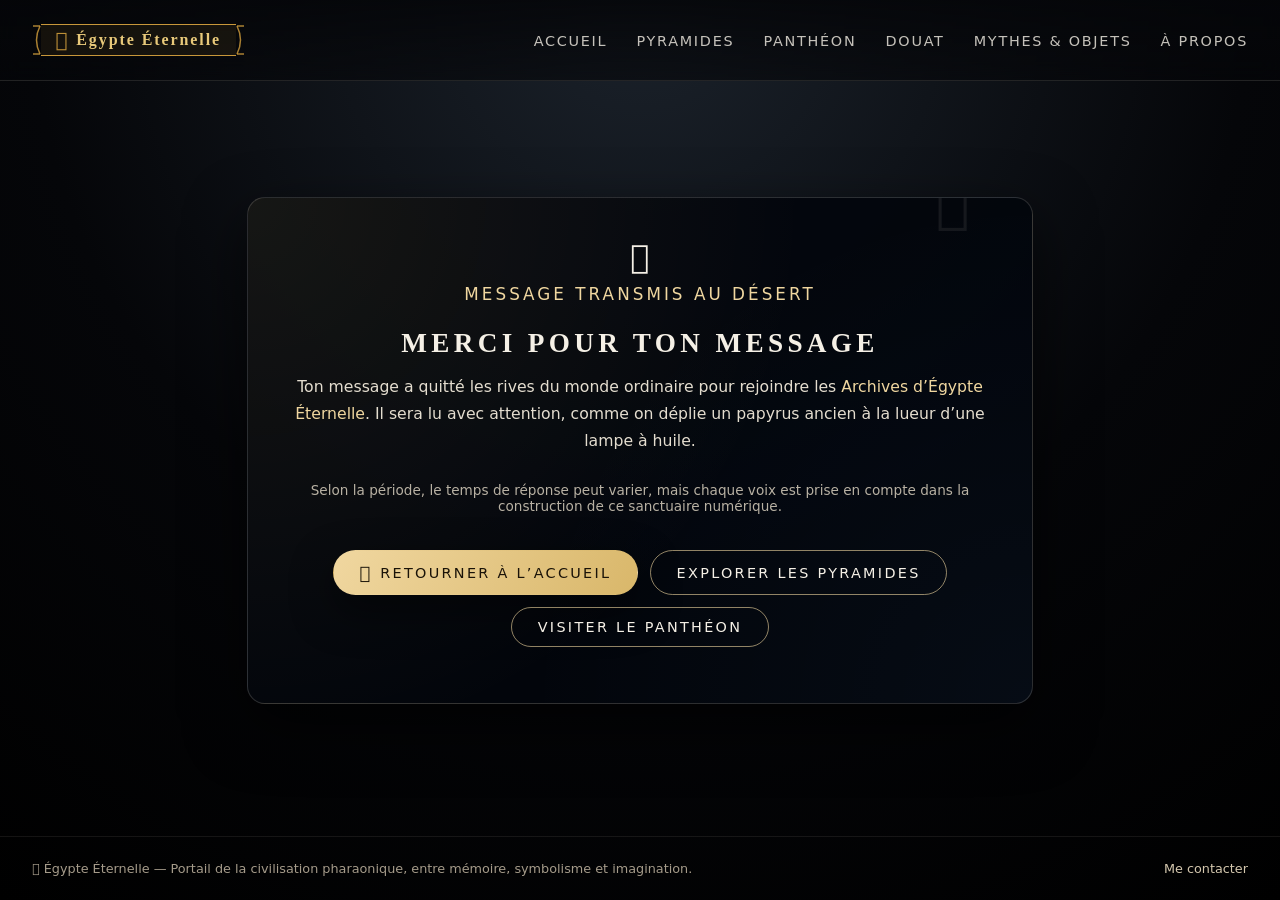
<file: merci.html>
<!DOCTYPE html>
<html lang="fr">
<head>
  <meta charset="UTF-8">
  <title>Message envoyé — Égypte Éternelle</title>
  <meta name="description" content="Merci de nous avoir contactés ! L'équipe d'Égypte Éternelle vous répondra dans les plus brefs délais.">
  <meta name="viewport" content="width=device-width, initial-scale=1">
  <meta name="referrer" content="strict-origin-when-cross-origin">

  <!-- Polices & styles de base (à adapter si tu as déjà un main.css) -->

  <style>
    body {
      margin: 0;
      font-family: system-ui, -apple-system, BlinkMacSystemFont, "Segoe UI", sans-serif;
      background: radial-gradient(circle at top, #1b222b 0, #050609 55%, #000 100%);
      color: #f5f0e6;
      min-height: 100vh;
      display: flex;
      flex-direction: column;
    }

    header {
      padding: 1.5rem 2rem;
      display: flex;
      justify-content: space-between;
      align-items: center;
      border-bottom: 1px solid rgba(245, 240, 230, 0.12);
      backdrop-filter: blur(10px);
      background: linear-gradient(to bottom, rgba(5, 6, 9, 0.9), rgba(5, 6, 9, 0.6));
    }

    .logo {
      font-family: "Times New Roman", serif;
      letter-spacing: 0.18em;
      text-transform: uppercase;
      font-size: 0.9rem;
      display: flex;
      align-items: center;
      gap: 0.4rem;
    }

    .logo span.glyph {
      font-size: 1.4rem;
    }

    nav a {
      color: #f5f0e6;
      text-decoration: none;
      margin-left: 1.5rem;
      font-size: 0.9rem;
      text-transform: uppercase;
      letter-spacing: 0.12em;
      opacity: 0.8;
    }

    nav a:hover {
      opacity: 1;
    }

    main {
      flex: 1;
      display: flex;
      align-items: center;
      justify-content: center;
      padding: 3rem 1.5rem 4rem;
    }

    .thankyou-wrapper {
      max-width: 720px;
      text-align: center;
      padding: 2.5rem 2rem 2.75rem;
      border-radius: 18px;
      border: 1px solid rgba(245, 240, 230, 0.16);
      background: radial-gradient(circle at top left, rgba(255, 215, 128, 0.08), transparent 60%),
                  radial-gradient(circle at bottom right, rgba(105, 178, 255, 0.04), transparent 55%),
                  rgba(3, 6, 12, 0.92);
      box-shadow: 0 22px 60px rgba(0, 0, 0, 0.65);
      position: relative;
      overflow: hidden;
    }

    .thankyou-wrapper::before {
      content: "𓂀";
      position: absolute;
      top: -1.8rem;
      right: 8%;
      font-size: 3.5rem;
      opacity: 0.08;
    }

    .thankyou-glyph {
      font-size: 2rem;
      margin-bottom: 0.5rem;
    }

    .thankyou-title {
      font-family: "Times New Roman", serif;
      font-size: 1.7rem;
      letter-spacing: 0.16em;
      text-transform: uppercase;
      margin-bottom: 0.75rem;
    }

    .thankyou-subtitle {
      font-size: 1.05rem;
      text-transform: uppercase;
      letter-spacing: 0.18em;
      color: #f0d7a0;
      margin-bottom: 1.5rem;
    }

    .thankyou-text {
      font-size: 0.98rem;
      line-height: 1.7;
      color: #e4ddcf;
      margin-bottom: 1.75rem;
    }

    .thankyou-text span {
      color: #f0d7a0;
    }

    .thankyou-note {
      font-size: 0.85rem;
      color: #b8b1a3;
      margin-bottom: 2.25rem;
    }

    .thankyou-actions {
      display: flex;
      flex-wrap: wrap;
      justify-content: center;
      gap: 0.75rem;
      margin-bottom: 0.75rem;
    }

    .btn {
      border-radius: 999px;
      padding: 0.7rem 1.6rem;
      font-size: 0.9rem;
      text-transform: uppercase;
      letter-spacing: 0.16em;
      border: 1px solid rgba(240, 215, 160, 0.6);
      background: transparent;
      color: #f5f0e6;
      text-decoration: none;
      display: inline-flex;
      align-items: center;
      gap: 0.5rem;
      cursor: pointer;
      transition: background 0.2s ease, transform 0.2s ease, box-shadow 0.2s ease, border-color 0.2s ease;
    }

    .btn-primary {
      background: linear-gradient(120deg, #f0d7a0, #d9b76a);
      color: #1a1308;
      border-color: transparent;
      box-shadow: 0 16px 40px rgba(0, 0, 0, 0.5);
    }

    .btn:hover {
      transform: translateY(-1px);
      box-shadow: 0 18px 46px rgba(0, 0, 0, 0.62);
      border-color: rgba(240, 215, 160, 0.9);
    }

    .btn-primary:hover {
      background: linear-gradient(120deg, #ffe2a8, #e0bf72);
    }

    .btn span.glyph {
      font-size: 1.1rem;
    }

    footer {
      padding: 1.5rem 2rem;
      font-size: 0.8rem;
      color: #a59b8a;
      border-top: 1px solid rgba(245, 240, 230, 0.08);
      display: flex;
      flex-wrap: wrap;
      justify-content: space-between;
      gap: 0.75rem;
    }

    footer a {
      color: #d4c7ae;
      text-decoration: none;
    }

    footer a:hover {
      text-decoration: underline;
    }

    @media (max-width: 720px) {
      header {
        padding: 1rem 1.25rem;
        flex-direction: column;
        align-items: flex-start;
        gap: 0.75rem;
      }

      nav {
        display: flex;
        flex-wrap: wrap;
        gap: 0.5rem;
      }

      nav a {
        margin: 0;
      }

      main {
        padding: 2.5rem 1rem 3rem;
      }

      .thankyou-wrapper {
        padding: 2rem 1.4rem 2.2rem;
      }

      footer {
        padding: 1.2rem 1.25rem;
        flex-direction: column;
        align-items: flex-start;
      }
    }
  </style>
  <link rel="stylesheet" href="responsive-site.css">
</head>
<body>
  <header>
    <a href="index.html#accueil" class="sh-brand nav-logo" title="Retour à l'accueil - Égypte Éternelle" aria-label="Retour à l'accueil Égypte Éternelle">
      <div class="sh-cartouche">
        <svg class="cap" viewBox="0 0 9 30" fill="none" xmlns="http://www.w3.org/2000/svg" aria-hidden="true">
          <path d="M8 1 Q1 15 8 29" stroke="rgba(200,151,58,0.85)" stroke-width="1.5" fill="none"/>
          <line x1="1" y1="1" x2="8" y2="1" stroke="rgba(200,151,58,0.85)" stroke-width="1.5"/>
          <line x1="1" y1="29" x2="8" y2="29" stroke="rgba(200,151,58,0.85)" stroke-width="1.5"/>
        </svg>
        <div class="sh-cartouche-body">
          <span class="sh-logo-glyph">𓂀</span>
          <span class="sh-logo-text">Égypte Éternelle</span>
        </div>
        <svg class="cap" viewBox="0 0 9 30" fill="none" xmlns="http://www.w3.org/2000/svg" aria-hidden="true">
          <path d="M1 1 Q8 15 1 29" stroke="rgba(200,151,58,0.85)" stroke-width="1.5" fill="none"/>
          <line x1="8" y1="1" x2="1" y2="1" stroke="rgba(200,151,58,0.85)" stroke-width="1.5"/>
          <line x1="8" y1="29" x2="1" y2="29" stroke="rgba(200,151,58,0.85)" stroke-width="1.5"/>
        </svg>
      </div>
    </a>
    <nav>
      <a href="index.html#accueil">Accueil</a>
      <a href="egypte-pyramides.html">Pyramides</a>
      <a href="egypte-pantheon.html">Panthéon</a>
      <a href="egypte-magie-rituels.html">Douat</a>
      <a href="egypte-mythes-objets.html">Mythes & Objets</a>
      <a href="egypte-a-propos.html">À propos</a>
    </nav>
  </header>

  <main>
    <section class="thankyou-wrapper" aria-labelledby="merci-titre">
      <div class="thankyou-glyph">𓊵</div>
      <div class="thankyou-subtitle">Message transmis au désert</div>
      <h1 id="merci-titre" class="thankyou-title">Merci pour ton message</h1>

      <p class="thankyou-text">
        Ton message a quitté les rives du monde ordinaire pour rejoindre les <span>Archives d’Égypte Éternelle</span>.  
        Il sera lu avec attention, comme on déplie un papyrus ancien à la lueur d’une lampe à huile.
      </p>

      <p class="thankyou-note">
        Selon la période, le temps de réponse peut varier, mais chaque voix est prise en compte dans la construction de ce sanctuaire numérique.
      </p>

      <div class="thankyou-actions">
        <a href="index.html#accueil" class="btn btn-primary">
          <span class="glyph">𓇯</span>
          Retourner à l’accueil
        </a>
        <a href="egypte-pyramides.html" class="btn">
          Explorer les pyramides
        </a>
        <a href="egypte-pantheon.html" class="btn">
          Visiter le panthéon
        </a>
      </div>
    </section>
  </main>

  <footer>
    <div>
      𓂀 Égypte Éternelle — Portail de la civilisation pharaonique, entre mémoire, symbolisme et imagination.
    </div>
    <div>
      <a href="egypte-a-contact.html">Me contacter</a>
    </div>
  </footer>
  <script src="mobile-site-nav.js" defer></script>
</body>
</html>
</file>
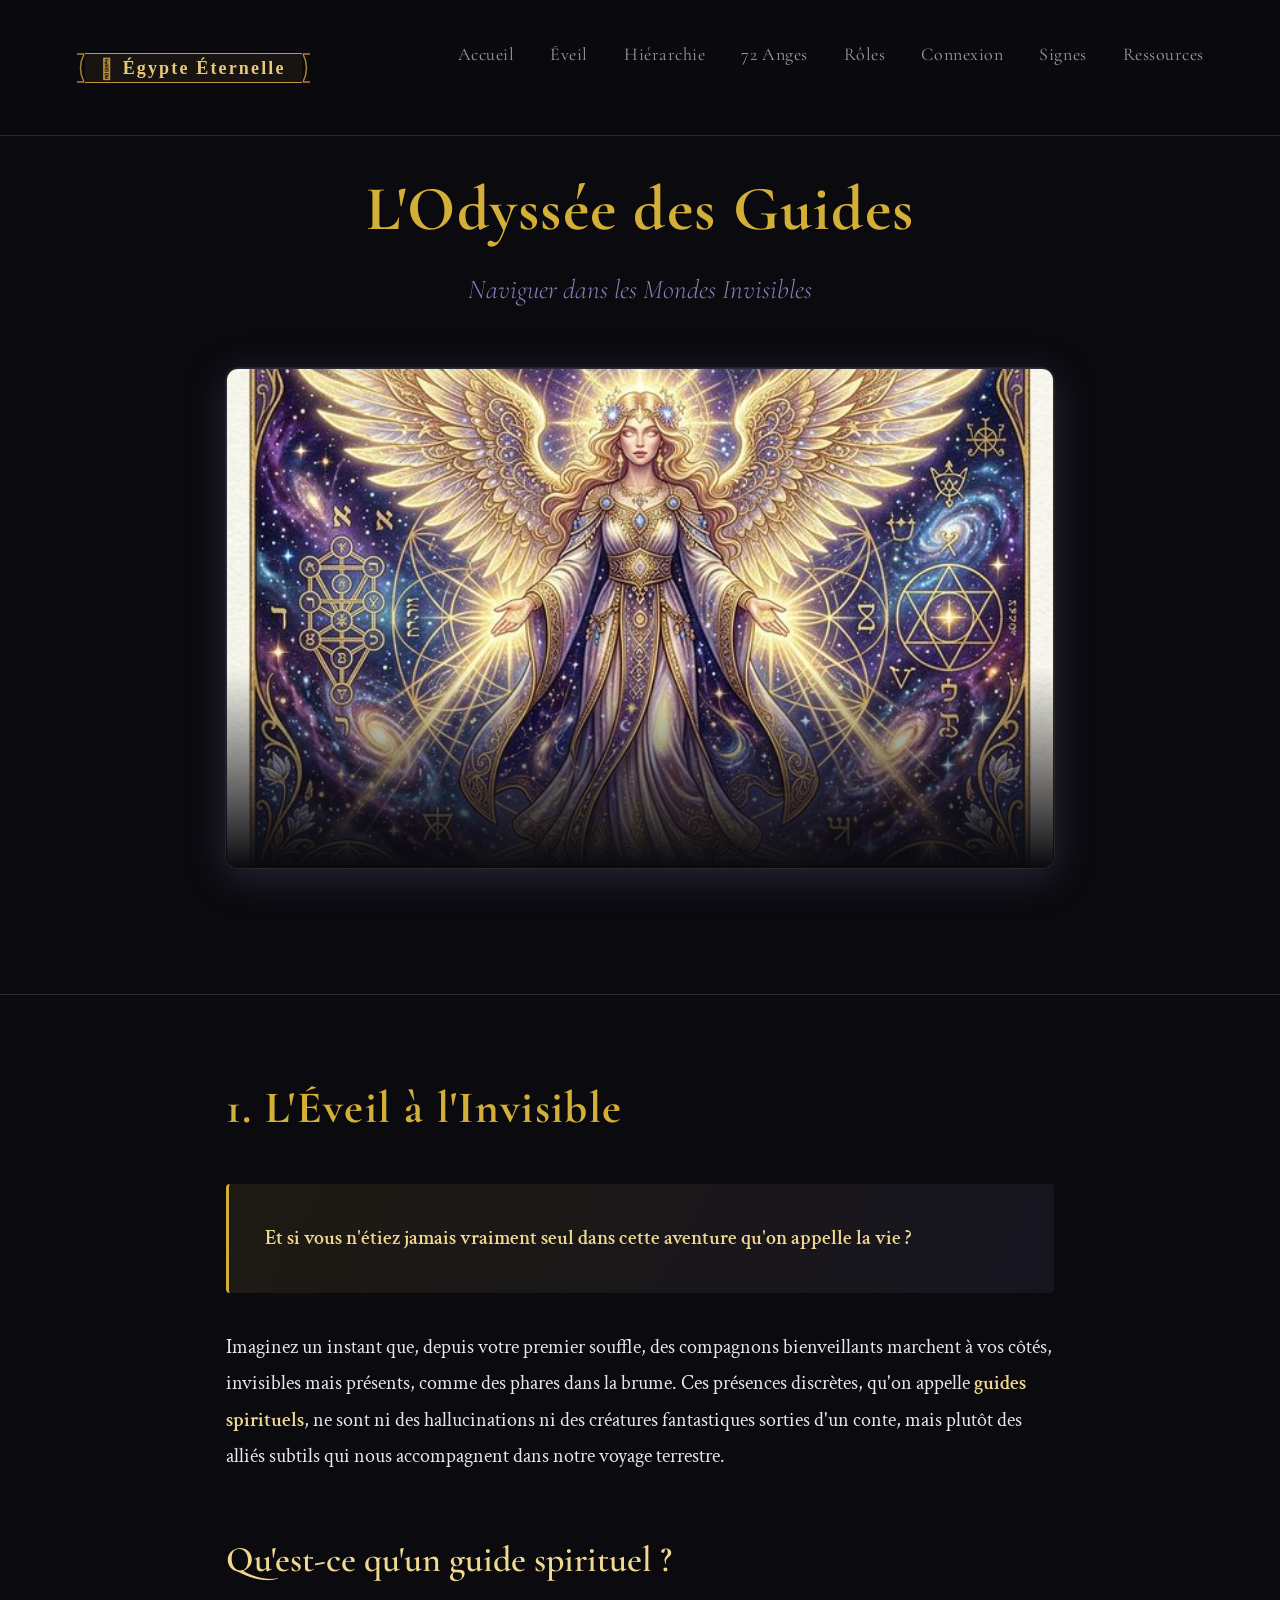
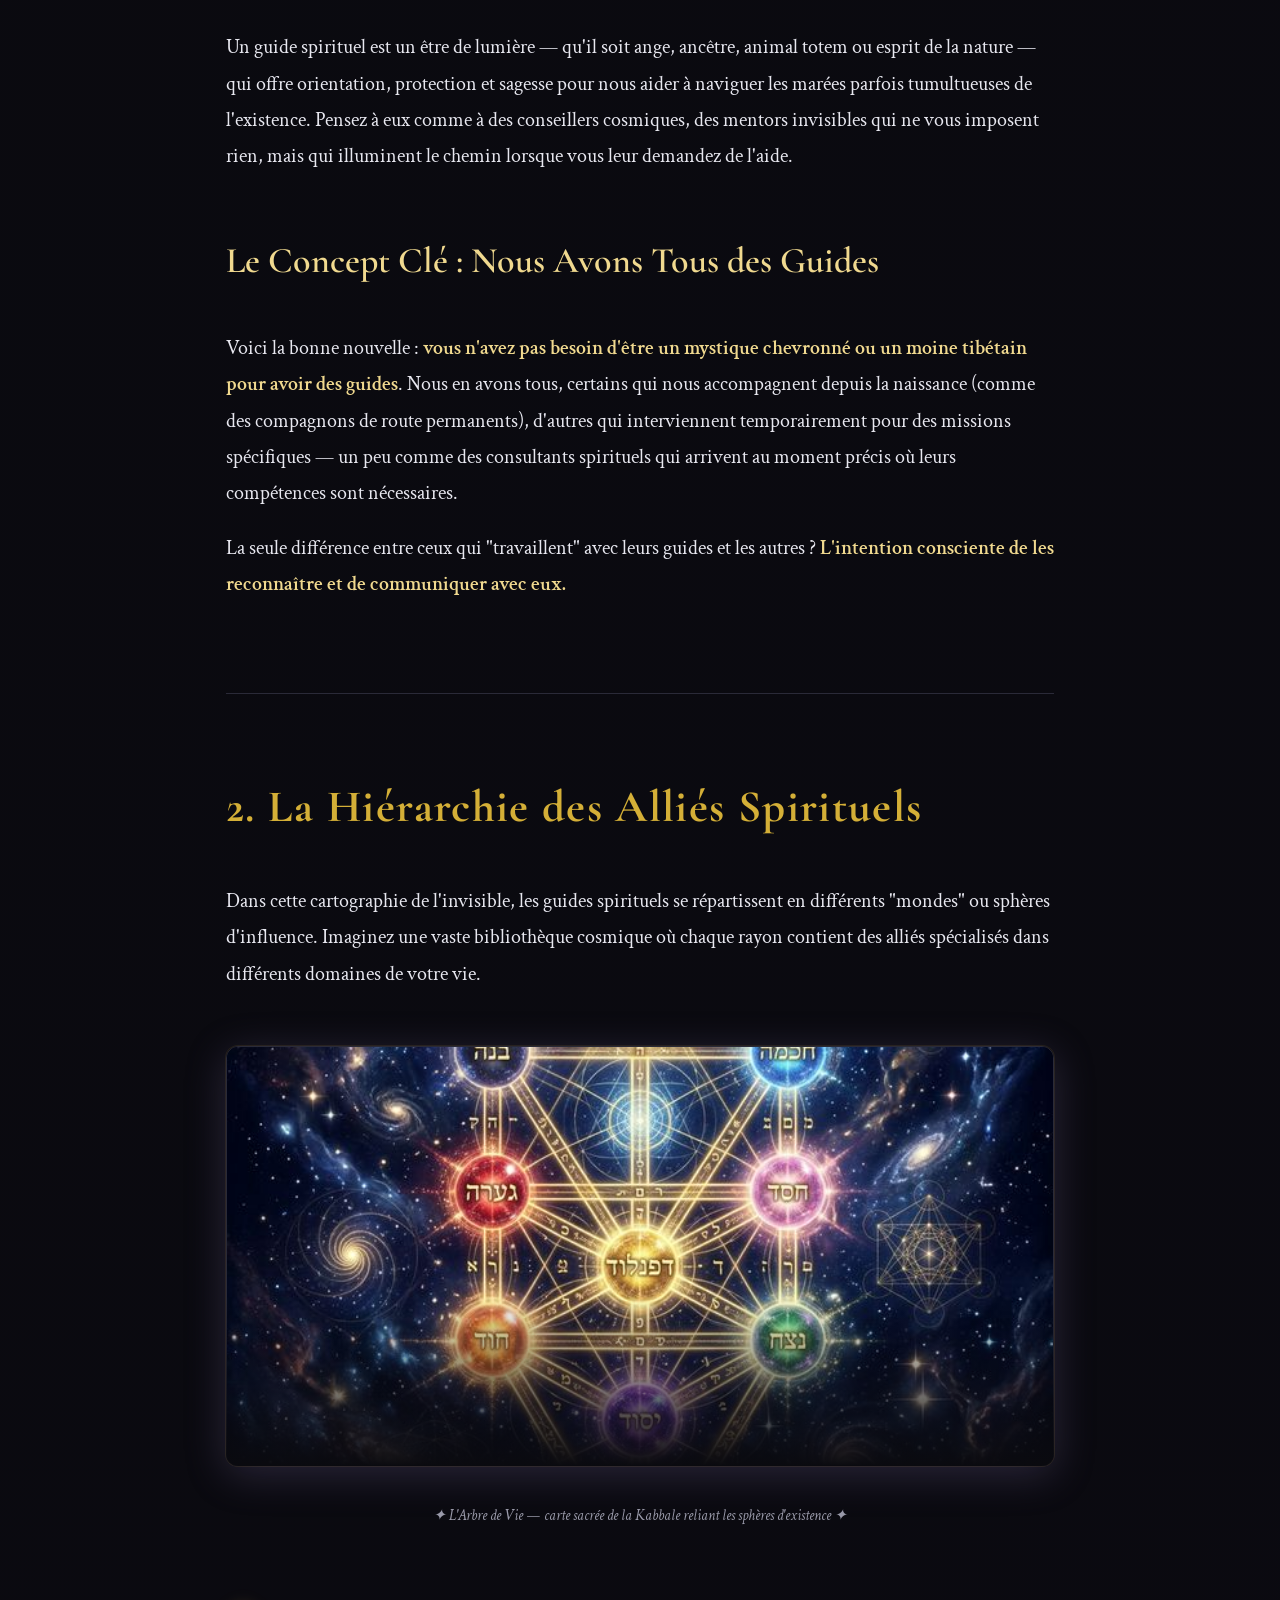
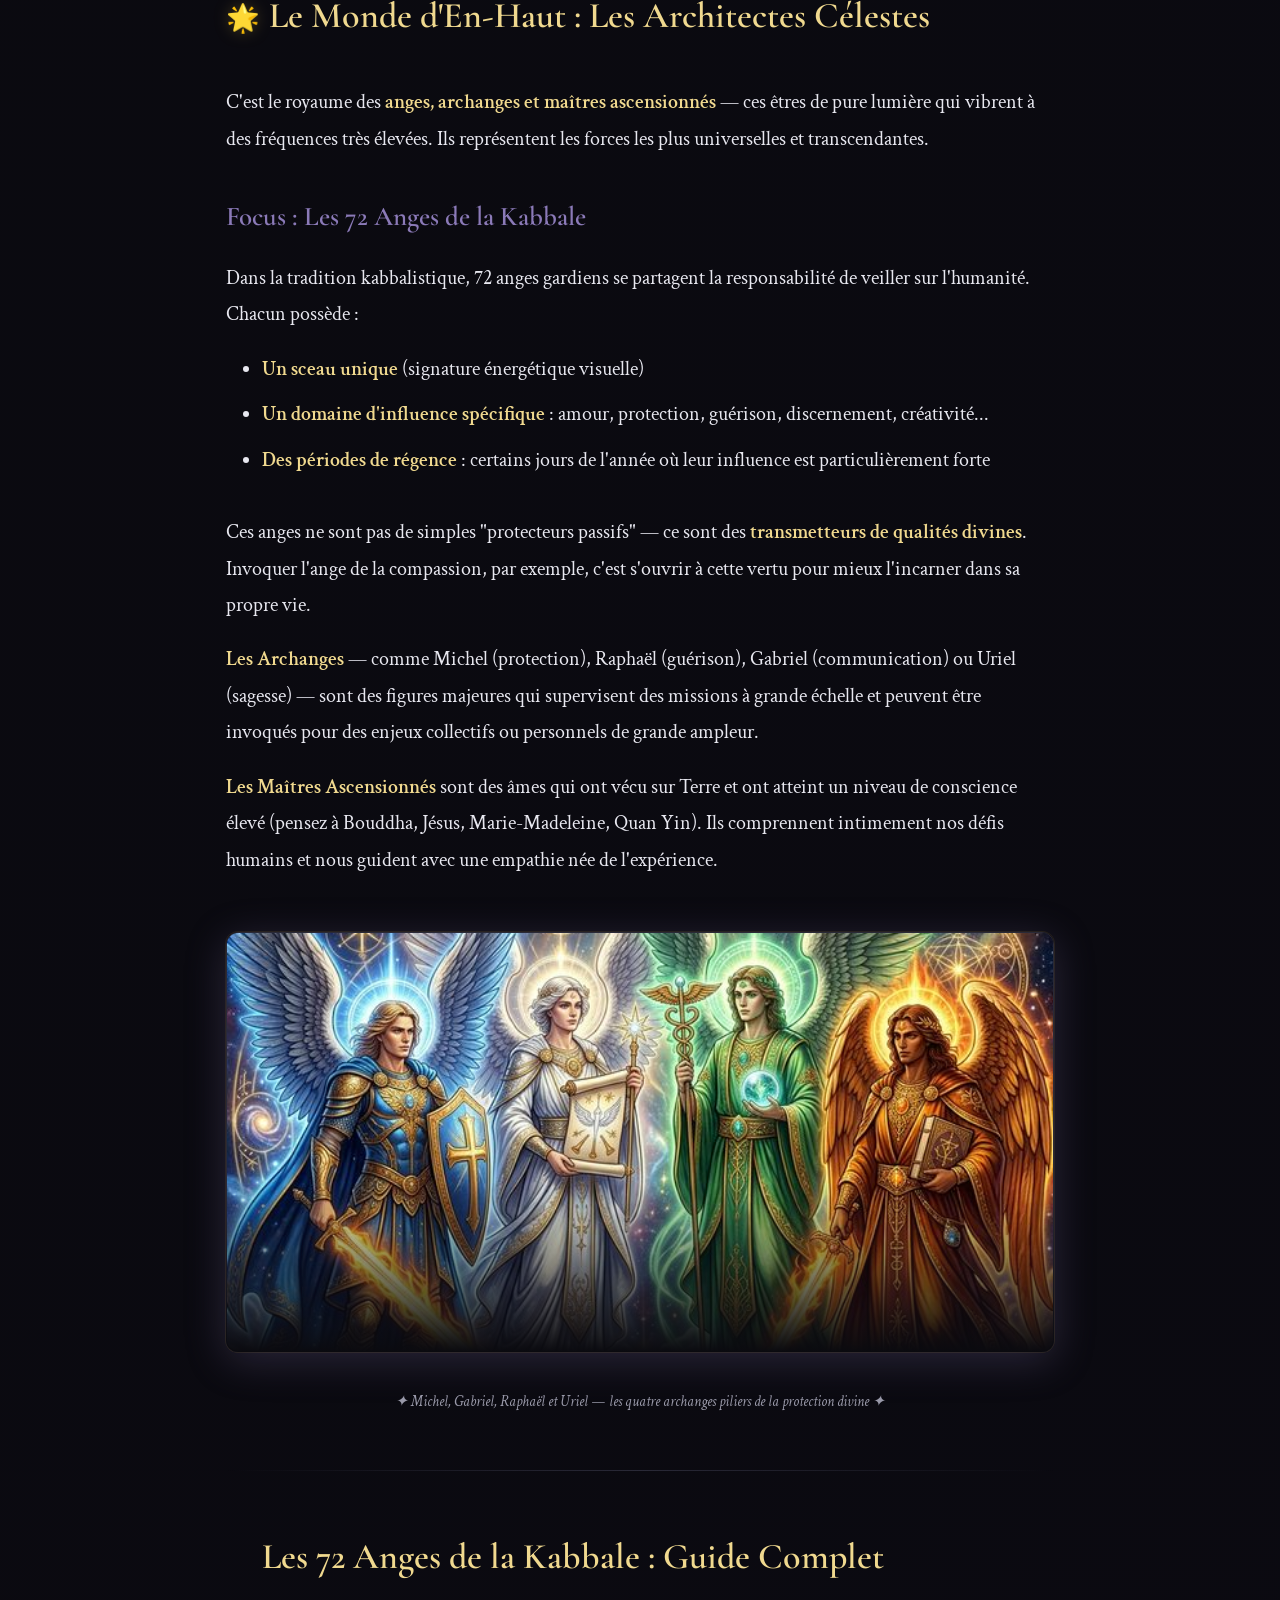
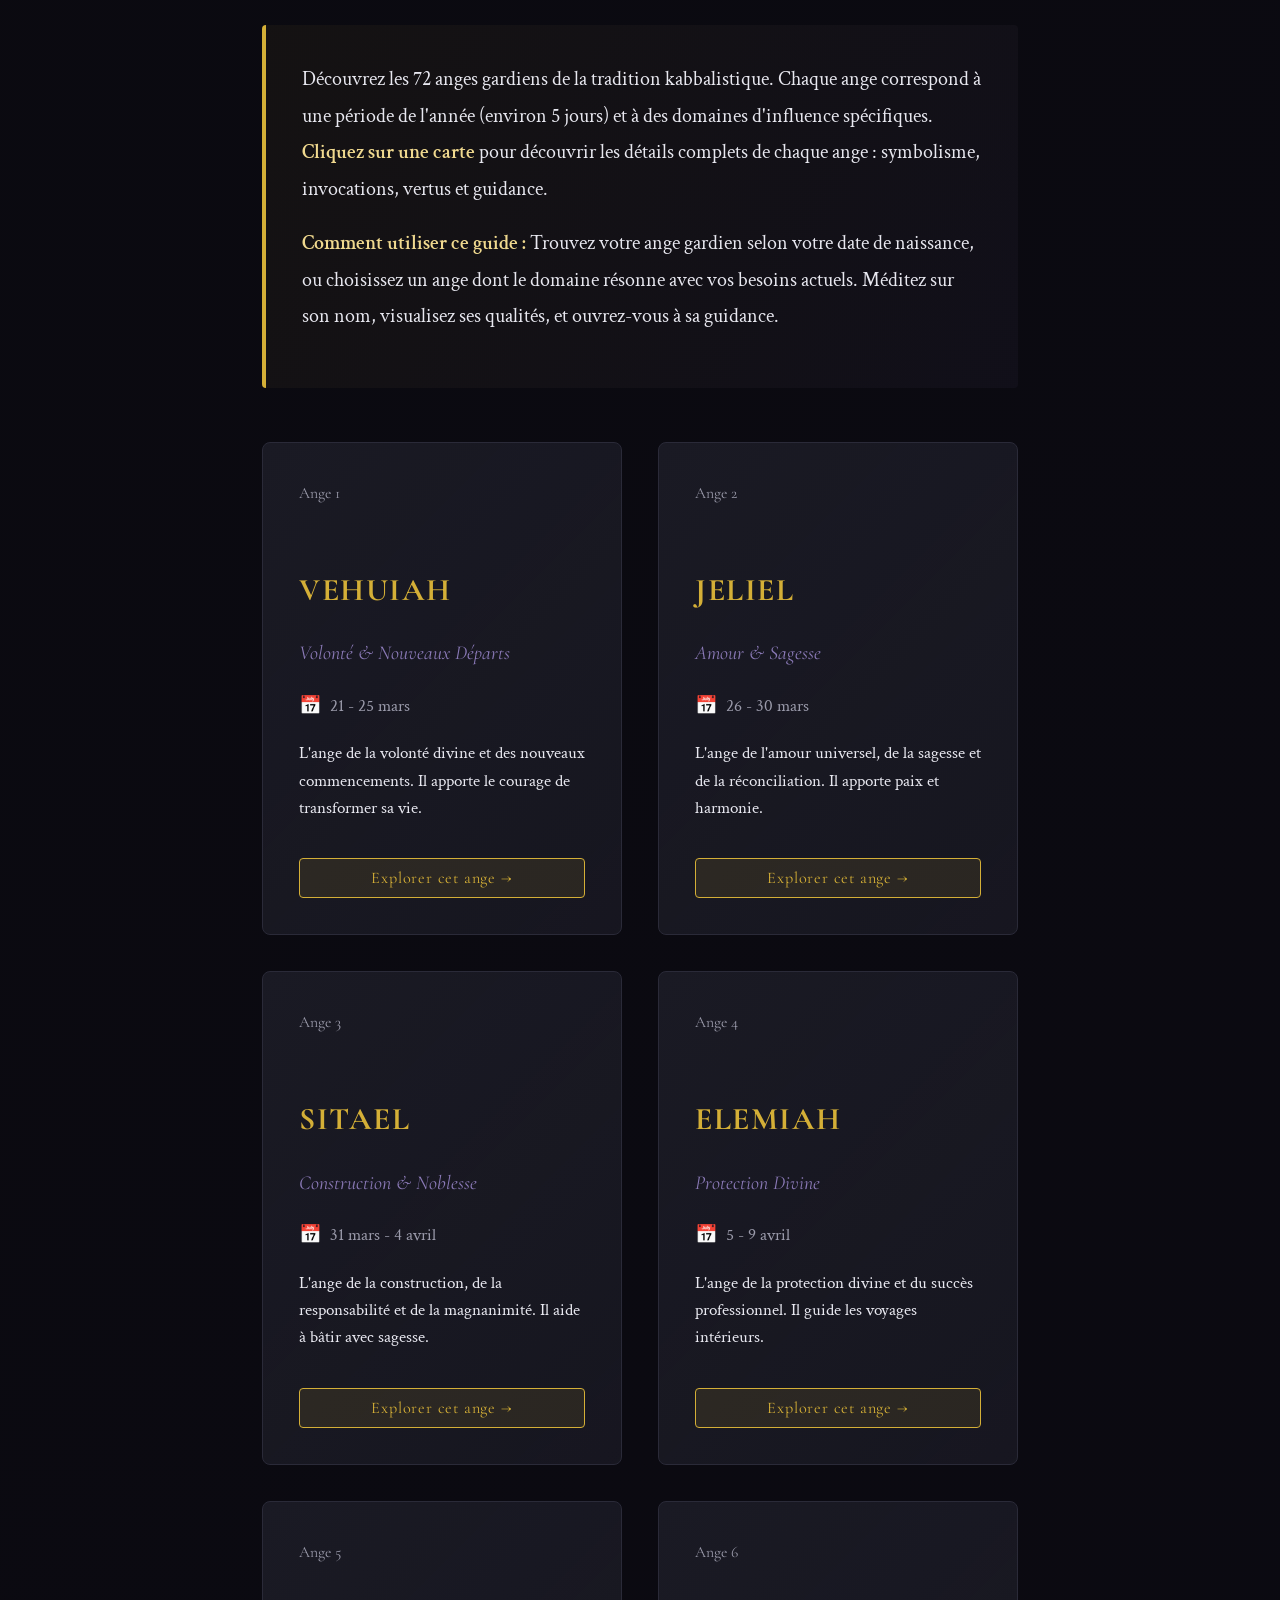
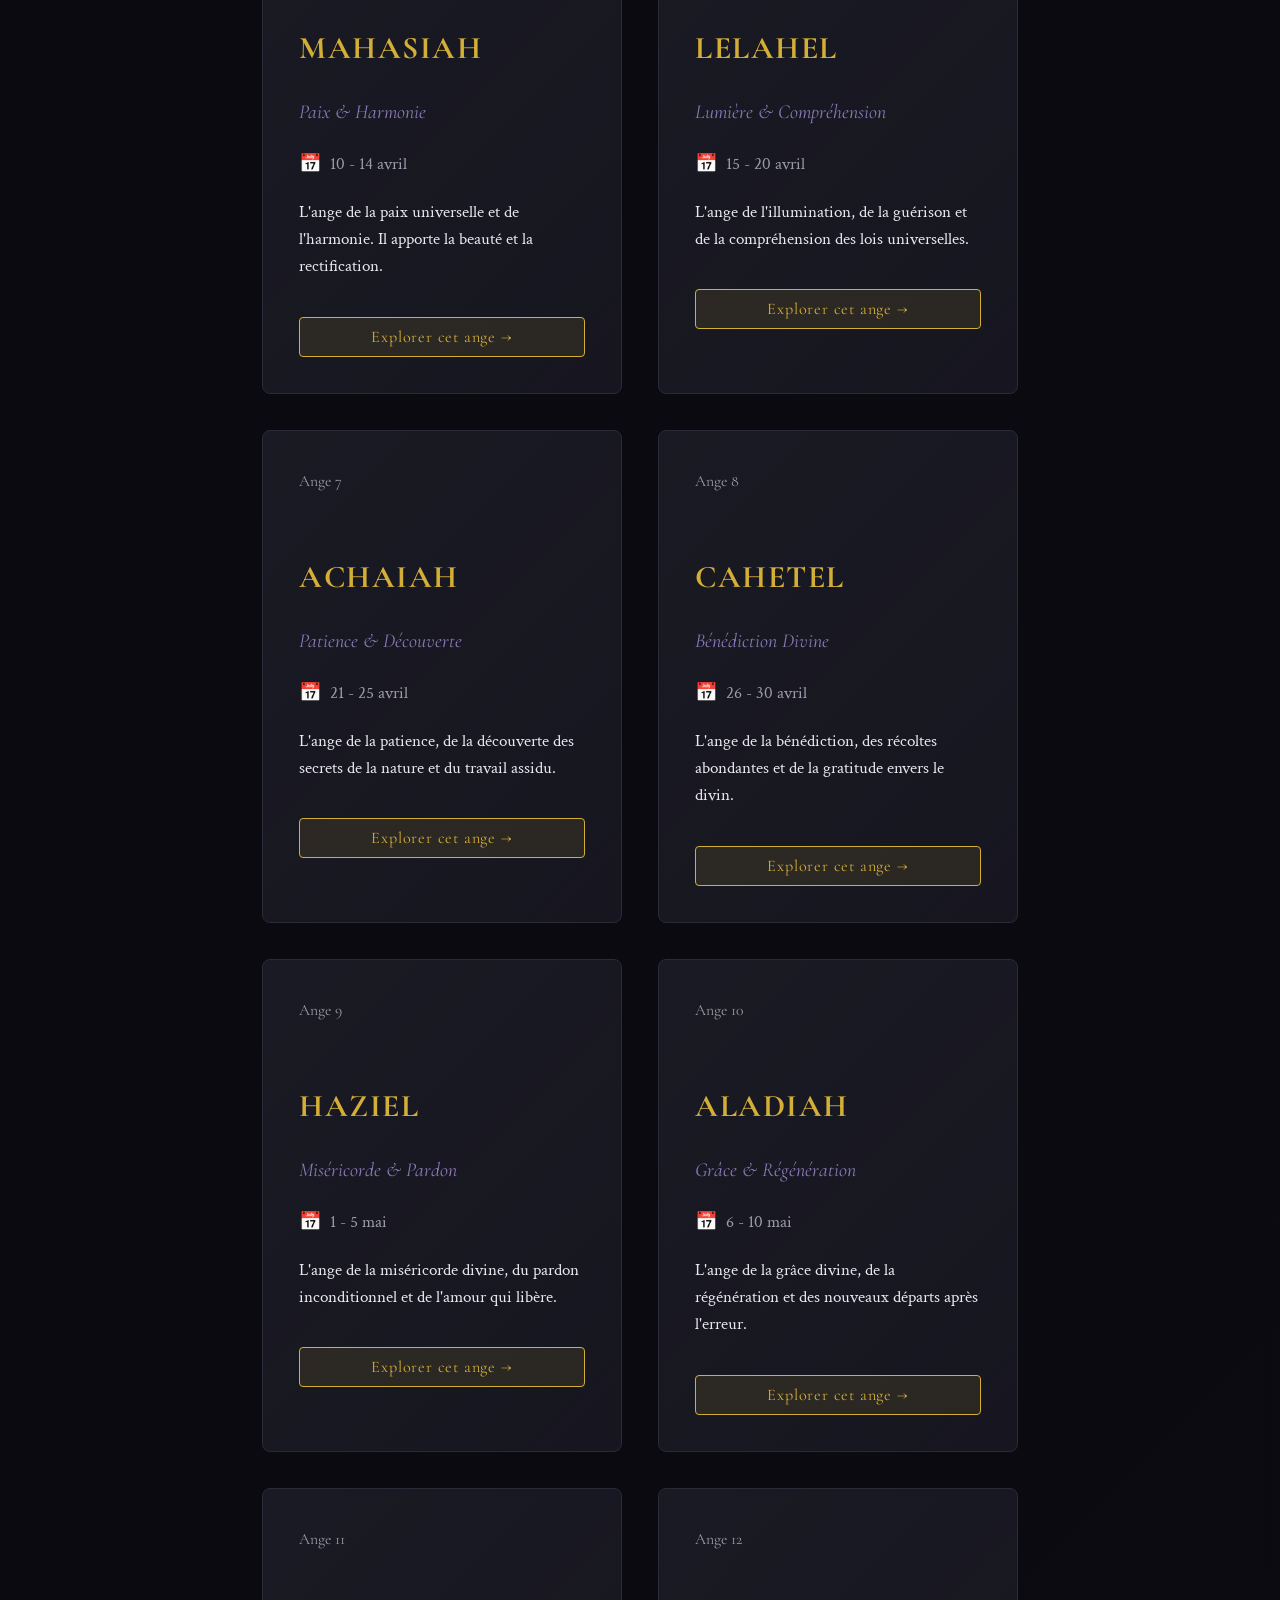
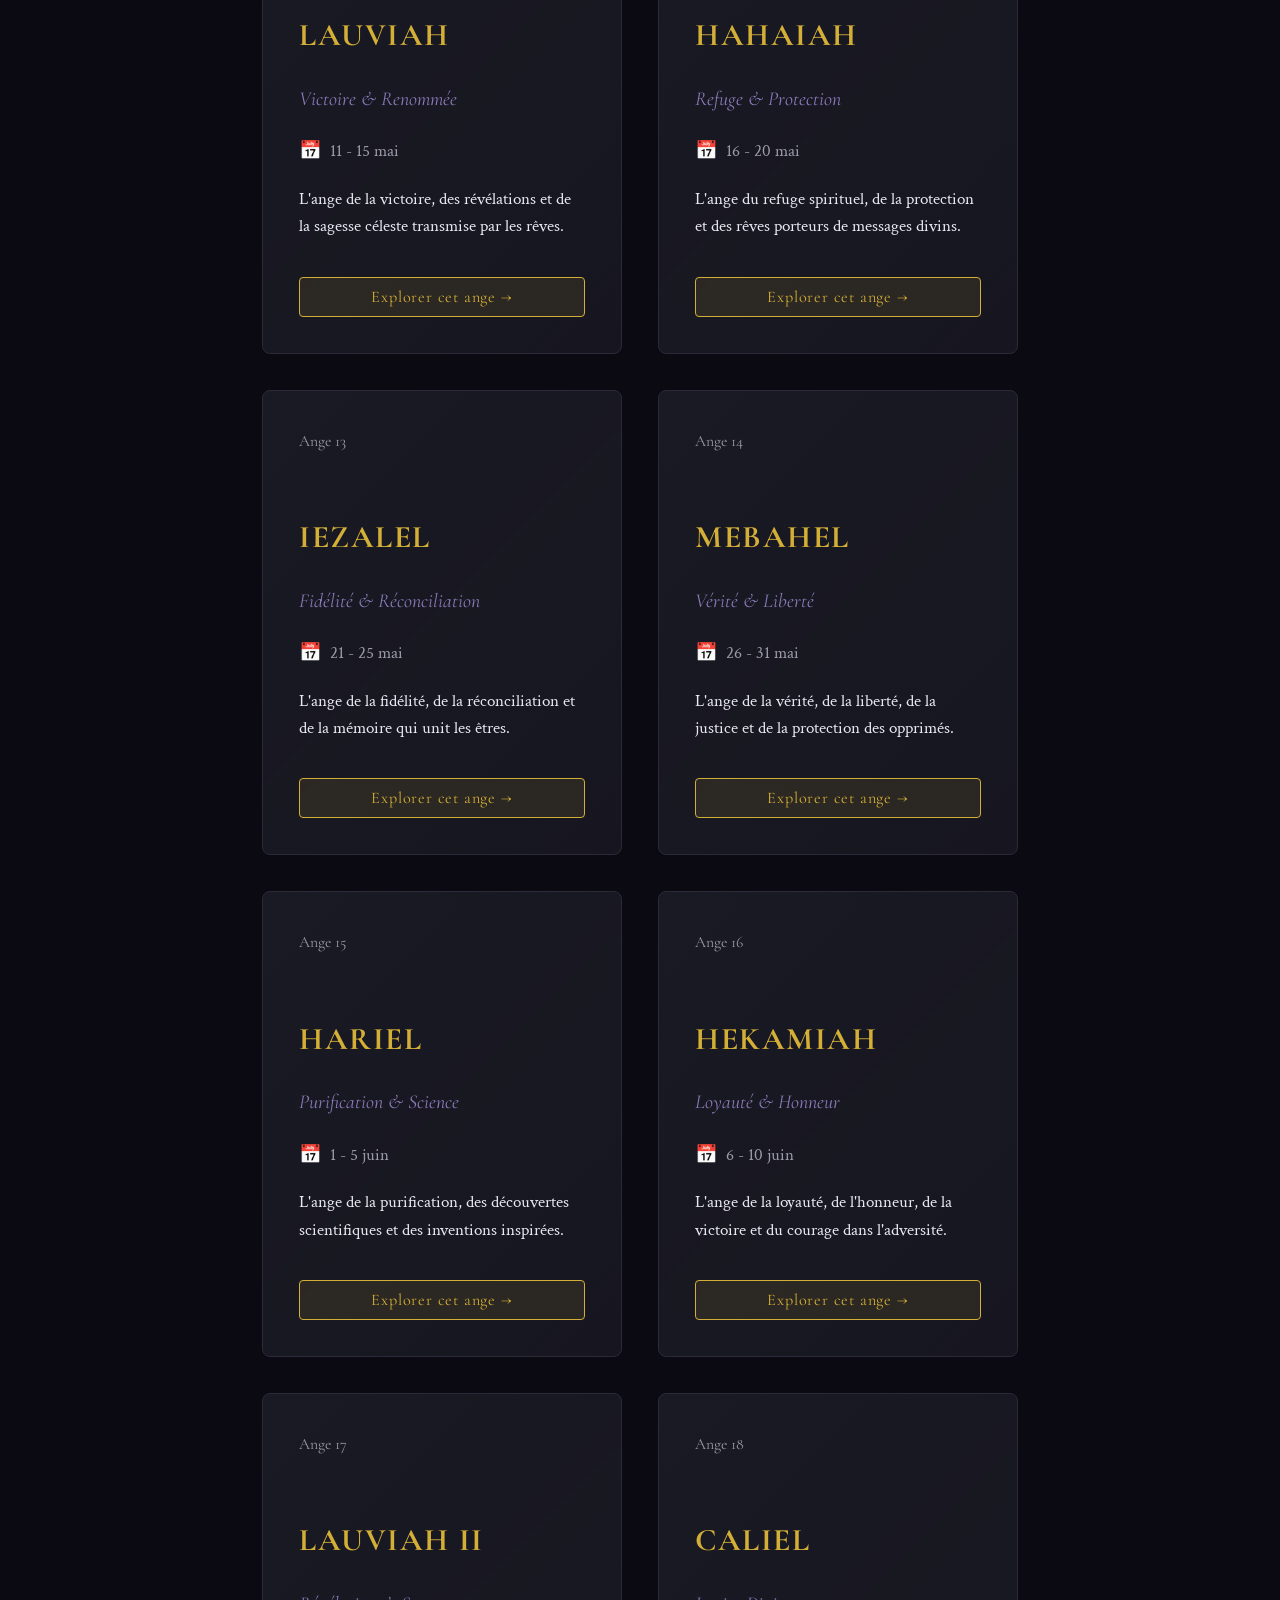
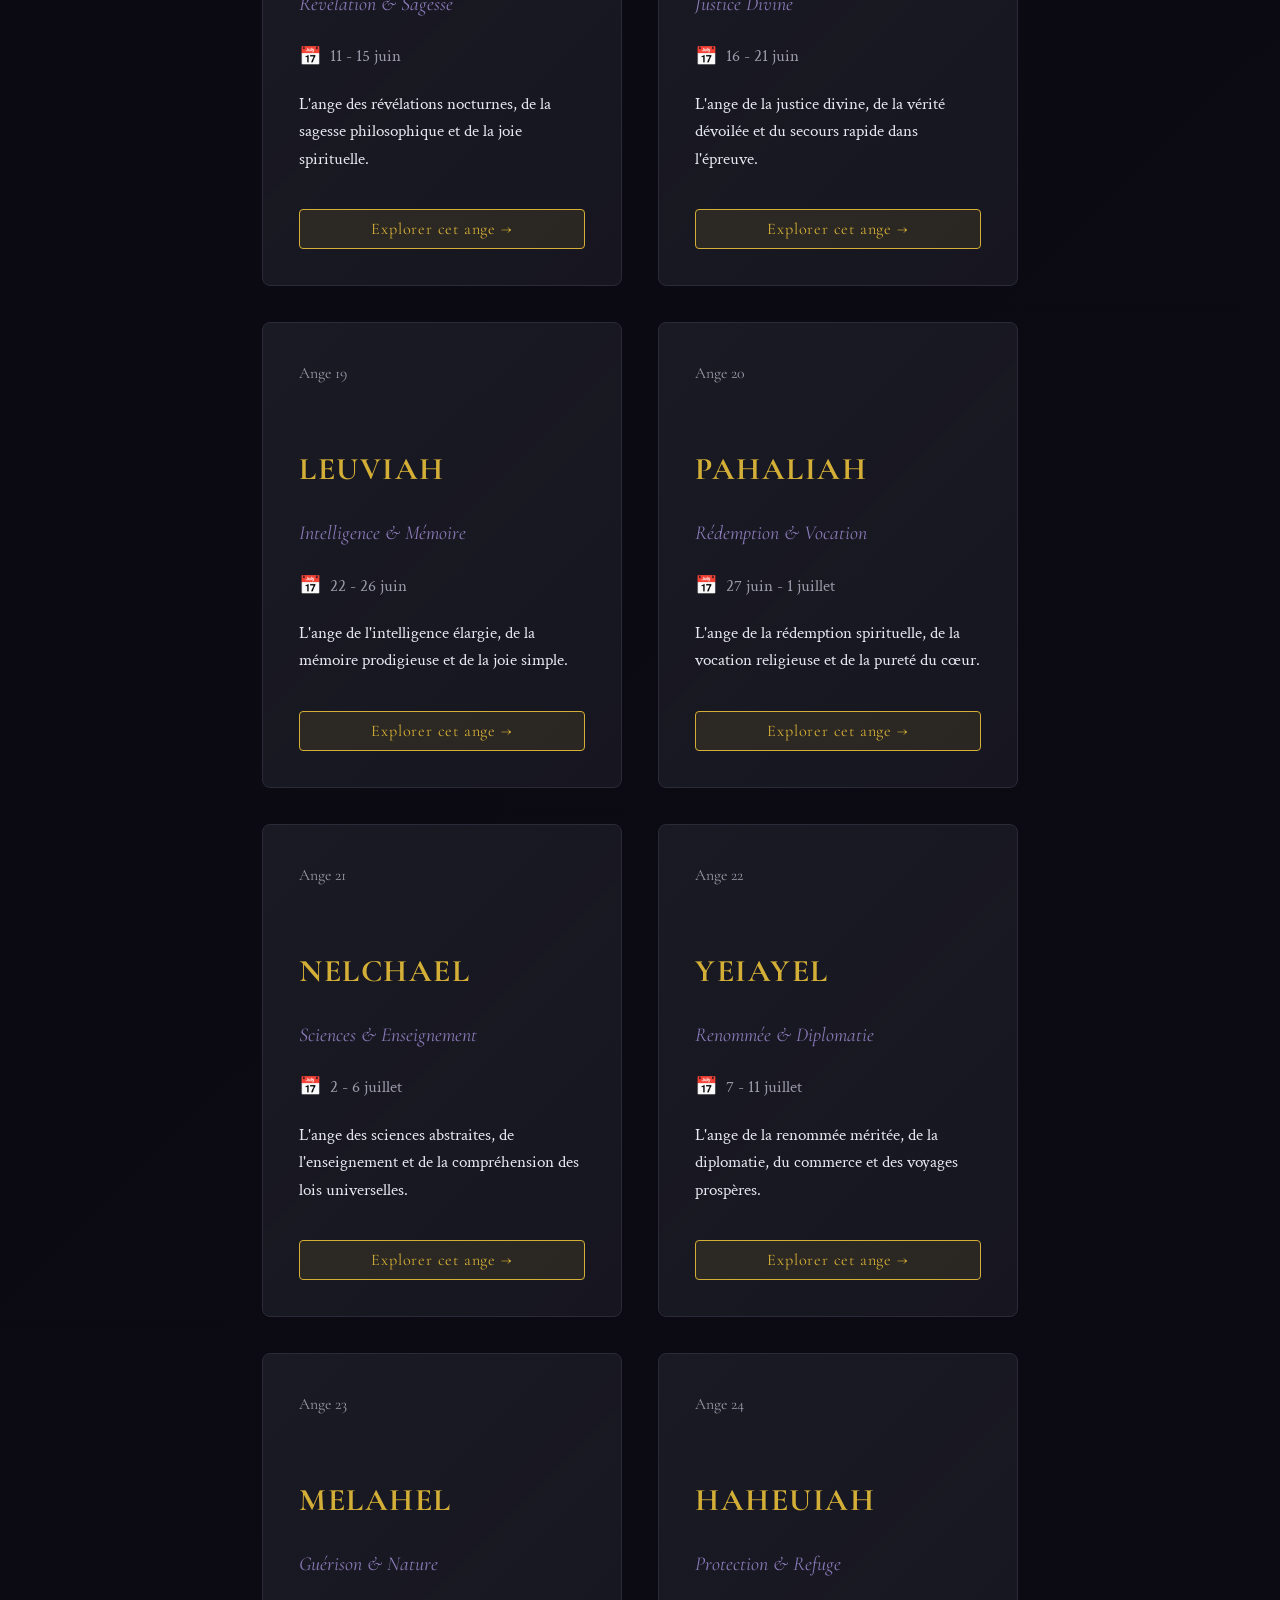
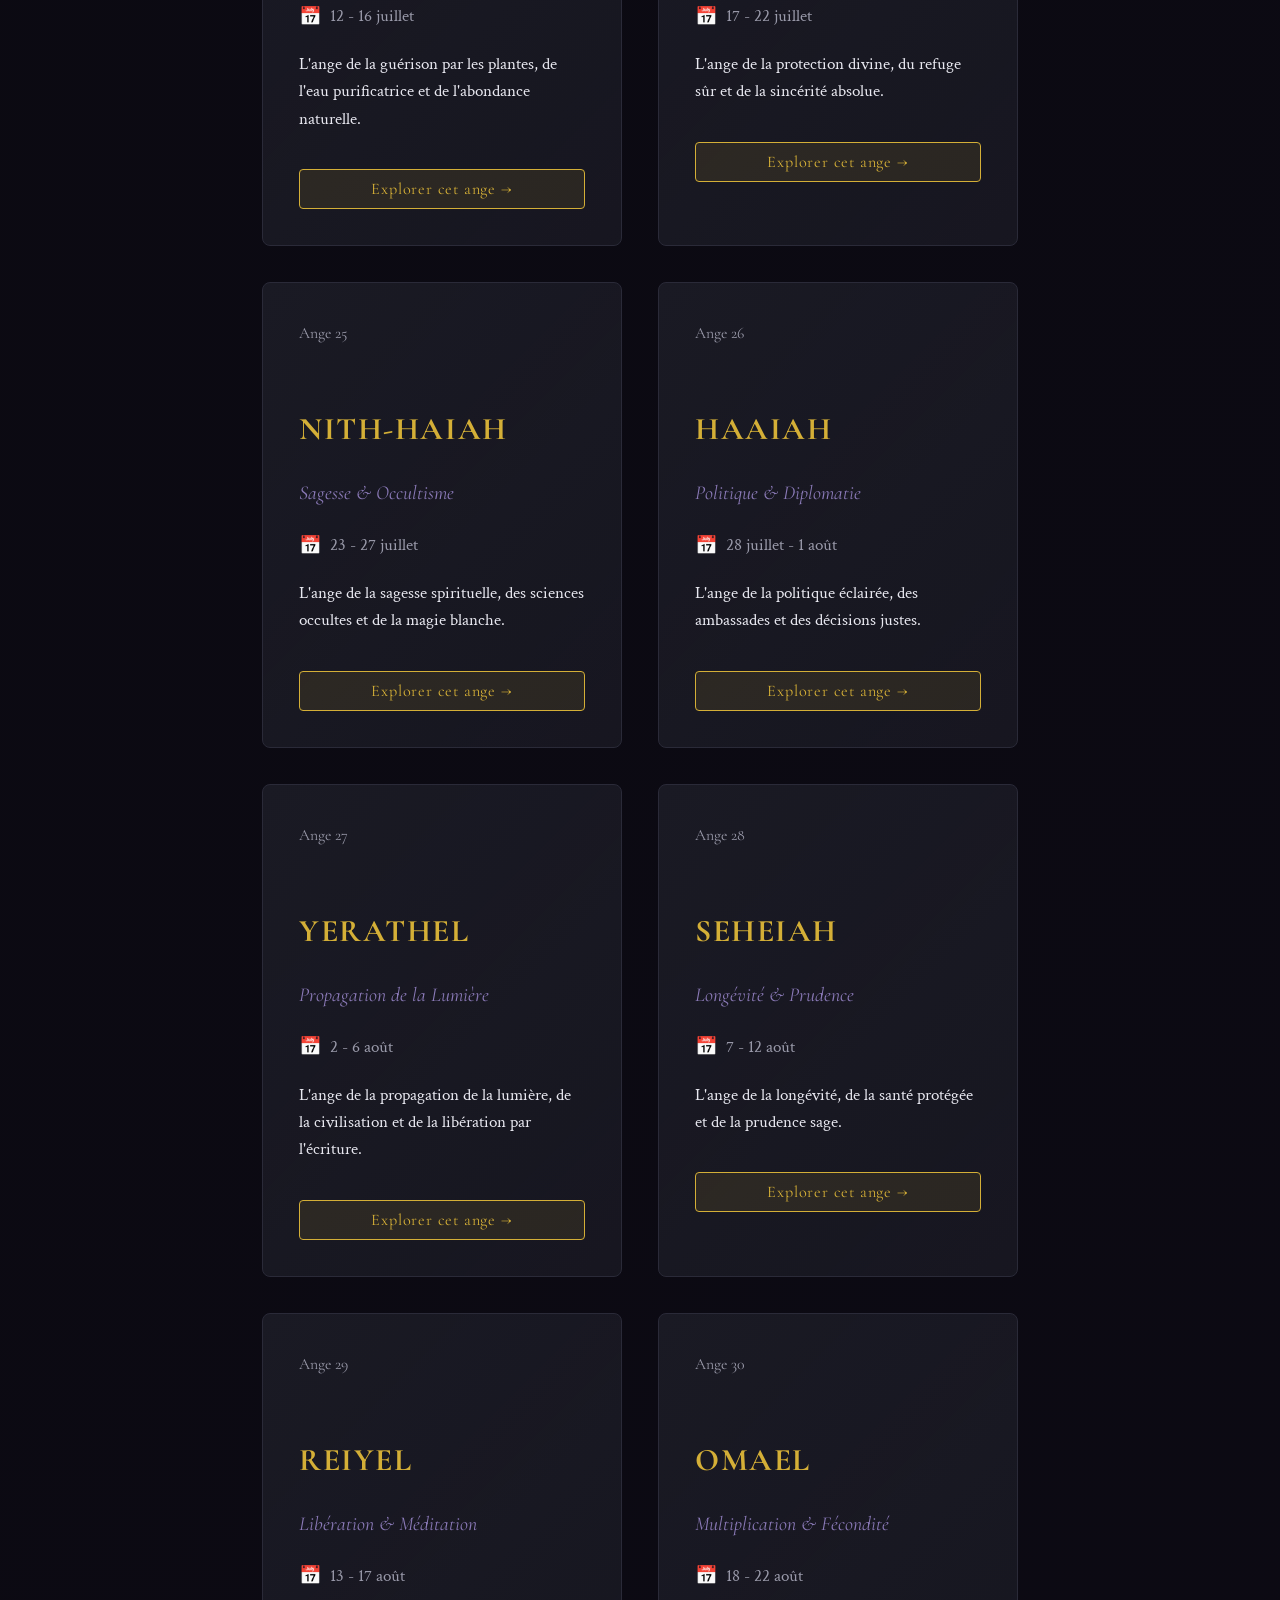
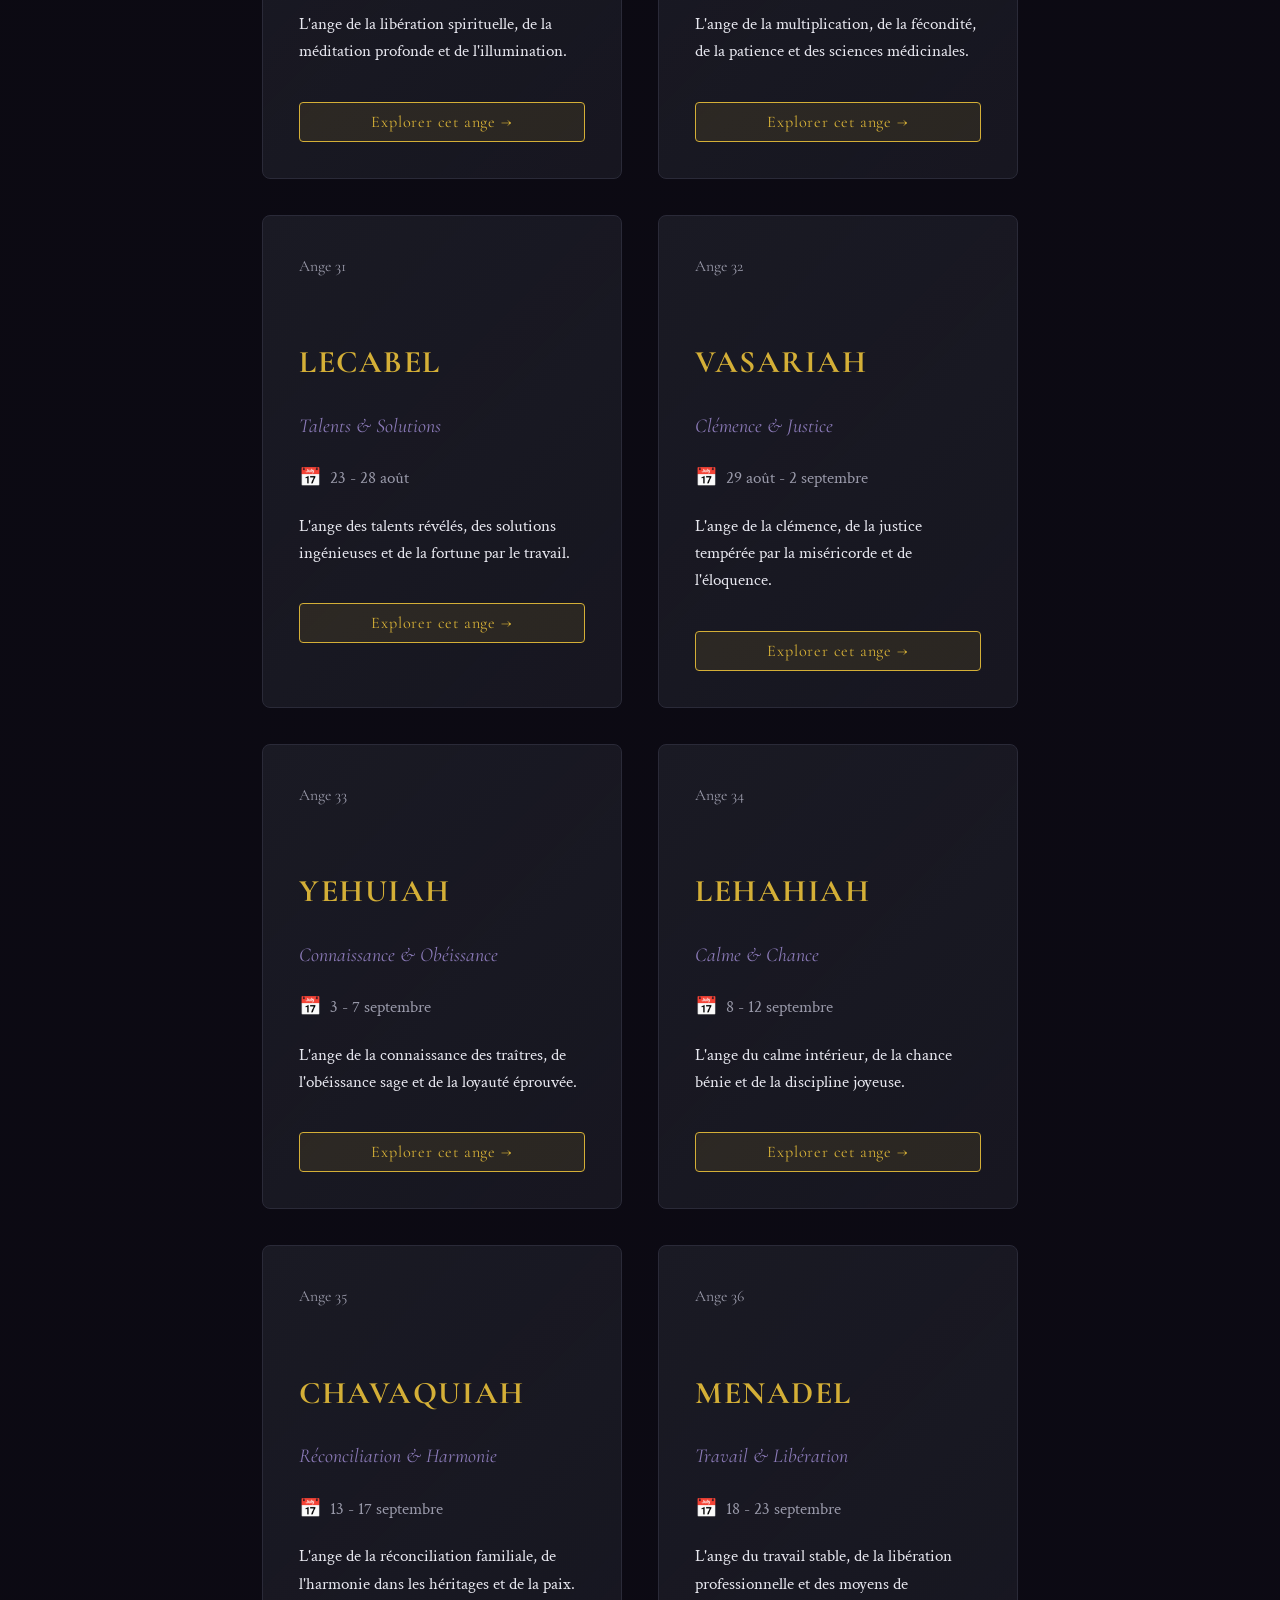
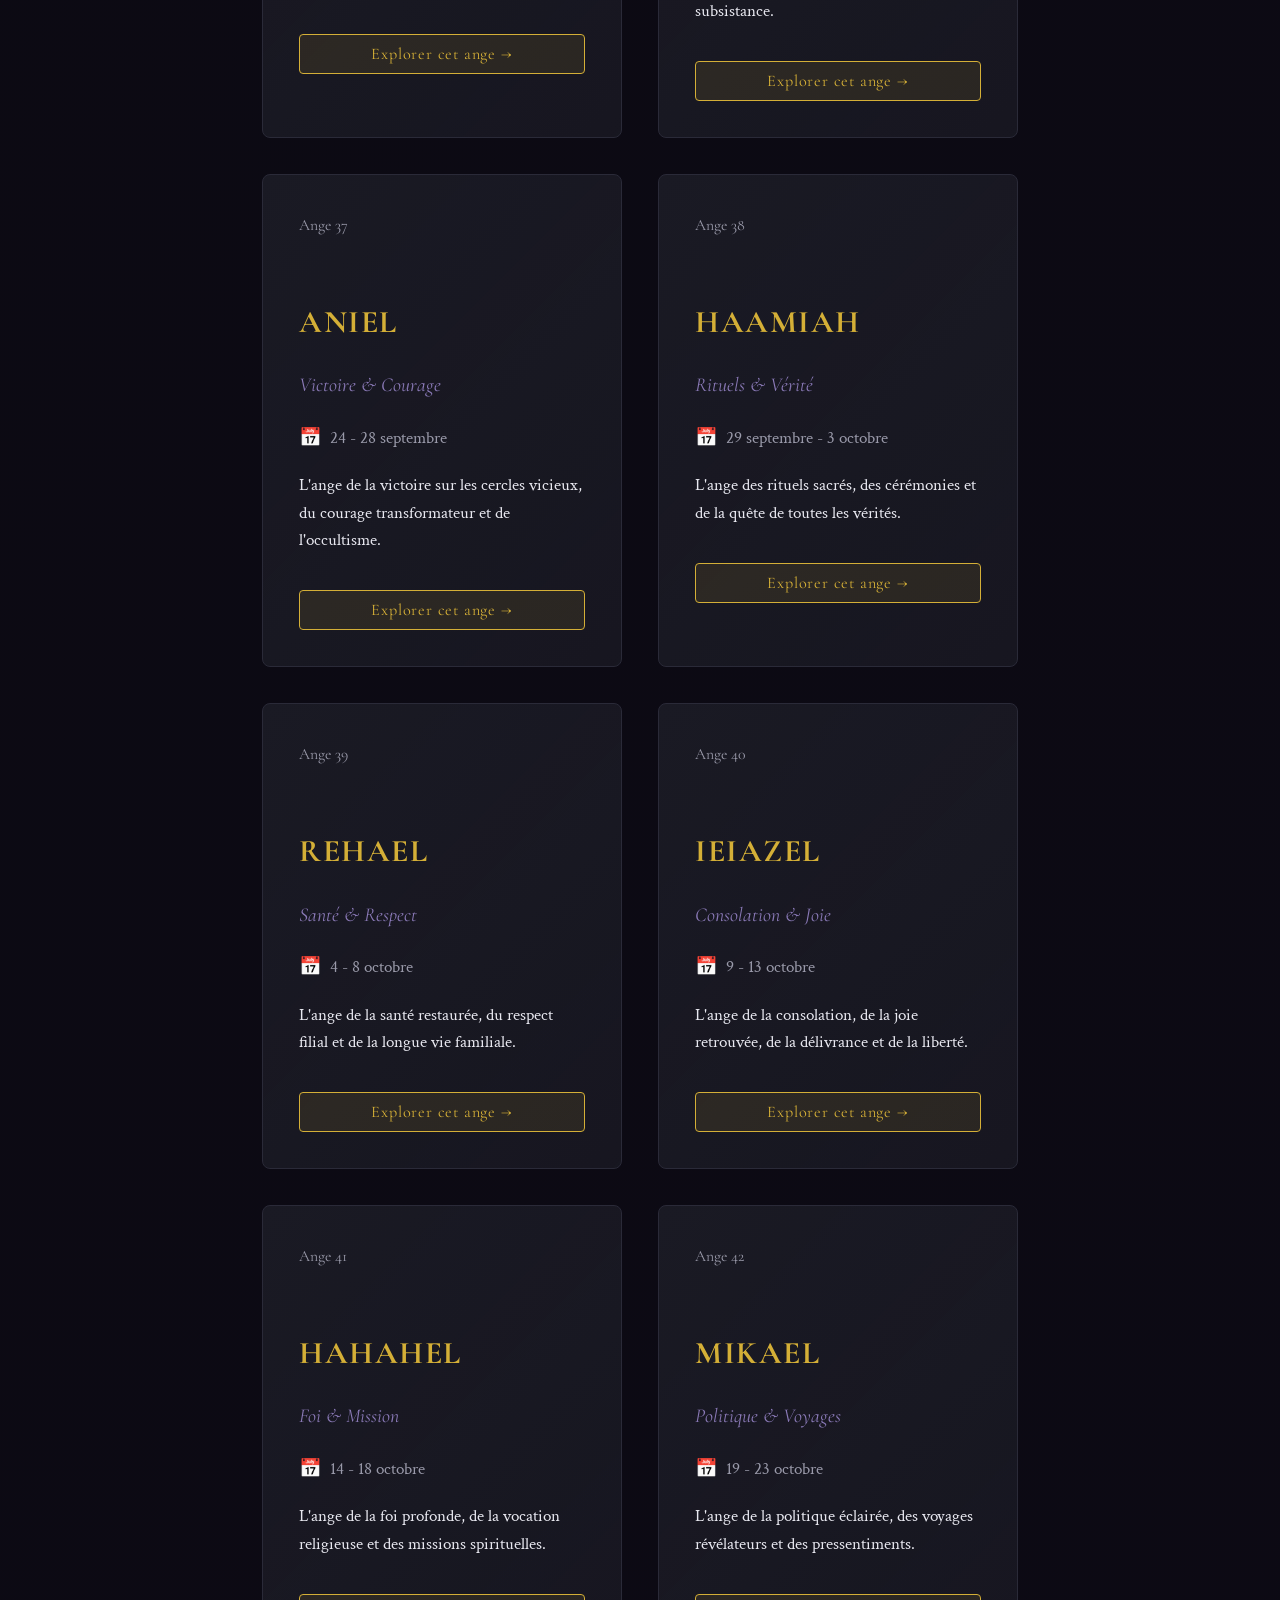
<file: odyssee_des_guides_fusion.html>
<!DOCTYPE html>
<html lang="fr">
<head>
    <meta charset="UTF-8">
    <meta name="viewport" content="width=device-width, initial-scale=1.0">
    <meta name="referrer" content="strict-origin-when-cross-origin">
    <title>L'Odyssée des Guides - Naviguer dans les Mondes Invisibles</title>
    <meta name="description" content="Embarquez pour l'Odyssée des Guides et apprenez à naviguer dans les mondes invisibles à travers les mystères de l'au-delà égyptien.">
    <link rel="preconnect" href="https://fonts.googleapis.com">
    <link rel="canonical" href="https://phil83470.github.io/egypte-eternelle/odyssee_des_guides_fusion.html">
    <meta property="og:type" content="website">
    <meta property="og:site_name" content="Égypte Éternelle">
    <meta property="og:title" content="L'Odyssée des Guides - Naviguer dans les Mondes Invisibles">
    <meta property="og:description" content="Embarquez pour l'Odyssée des Guides et apprenez à naviguer dans les mondes invisibles à travers les mystères de l'au-delà égyptien.">
    <meta property="og:url" content="https://phil83470.github.io/egypte-eternelle/odyssee_des_guides_fusion.html">
    <meta property="og:image" content="https://phil83470.github.io/egypte-eternelle/images/images/img_angel_hero.png">
    <meta name="twitter:card" content="summary_large_image">
    <link rel="preconnect" href="https://fonts.gstatic.com" crossorigin>
    <link href="https://fonts.googleapis.com/css2?family=Cormorant+Garamond:wght@300;400;600;700&family=Crimson+Text:ital,wght@0,400;0,600;1,400&display=swap" rel="stylesheet">

    <style>
        * {
            margin: 0;
            padding: 0;
            box-sizing: border-box;
        }

        a, button {
            cursor: pointer;
        }

        :root {
            --color-bg: #0a0a0f;
            --color-surface: #1a1a24;
            --color-text: #e8e8f0;
            --color-text-muted: #9a9aaa;
            --color-accent: #d4af37;
            --color-accent-light: #f0d98f;
            --color-mystical: #8b7ab8;
            --color-border: #2a2a38;
            
            --font-display: 'Cormorant Garamond', serif;
            --font-body: 'Crimson Text', serif;
            
            --space-xs: 0.5rem;
            --space-sm: 1rem;
            --space-md: 2rem;
            --space-lg: 3rem;
            --space-xl: 4rem;
        }

        html {
            font-size: 18px;
        }

        body {
            font-family: var(--font-body);
            font-size: 1.125rem;
            line-height: 1.8;
            color: var(--color-text);
            background: linear-gradient(135deg, var(--color-bg) 0%, #0f0a1a 100%);
            min-height: 100vh;
        }

        /* Navigation */
        nav {
            position: fixed;
            top: 0;
            left: 0;
            width: 100%;
            background: rgba(10, 10, 15, 0.95);
            backdrop-filter: blur(10px);
            border-bottom: 1px solid var(--color-border);
            z-index: 1000;
            padding: var(--space-sm) 0;
        }

        nav .container {
            max-width: 1200px;
            margin: 0 auto;
            padding: 0 var(--space-md);
            display: flex;
            justify-content: space-between;
            align-items: center;
        }

        nav .logo {
            font-family: var(--font-display);
            font-size: 1.5rem;
            font-weight: 700;
            color: var(--color-accent);
            letter-spacing: 0.05em;
        }

        nav ul {
            display: flex;
            gap: var(--space-md);
            list-style: none;
        }

        nav a {
            font-family: var(--font-display);
            font-size: 1rem;
            color: var(--color-text-muted);
            text-decoration: none;
            transition: color 0.3s ease;
            letter-spacing: 0.03em;
        }

        nav a:hover {
            color: var(--color-accent-light);
        }

        /* Container */
        .container {
            max-width: 900px;
            margin: 0 auto;
            padding: 0 var(--space-md);
        }

        /* Header */
        header {
            margin-top: 100px;
            padding: var(--space-xl) 0;
            text-align: center;
            border-bottom: 1px solid var(--color-border);
        }

        header h1 {
            font-family: var(--font-display);
            font-size: 3.5rem;
            font-weight: 700;
            color: var(--color-accent);
            margin-bottom: var(--space-sm);
            letter-spacing: 0.02em;
            line-height: 1.2;
        }

        header .subtitle {
            font-family: var(--font-display);
            font-size: 1.5rem;
            font-weight: 300;
            color: var(--color-mystical);
            font-style: italic;
        }

        /* Sections */
        section {
            padding: var(--space-xl) 0;
            border-bottom: 1px solid var(--color-border);
            opacity: 0;
            transform: translateY(20px);
            animation: fadeInUp 0.8s ease forwards;
        }

        section:nth-child(1) { animation-delay: 0.1s; }
        section:nth-child(2) { animation-delay: 0.2s; }
        section:nth-child(3) { animation-delay: 0.3s; }
        section:nth-child(4) { animation-delay: 0.4s; }
        section:nth-child(5) { animation-delay: 0.5s; }
        section:nth-child(6) { animation-delay: 0.6s; }
        section:nth-child(7) { animation-delay: 0.7s; }

        @keyframes fadeInUp {
            to {
                opacity: 1;
                transform: translateY(0);
            }
        }

        /* Typography */
        h2 {
            font-family: var(--font-display);
            font-size: 2.5rem;
            font-weight: 700;
            color: var(--color-accent);
            margin-bottom: var(--space-md);
            letter-spacing: 0.03em;
        }

        h3 {
            font-family: var(--font-display);
            font-size: 2rem;
            font-weight: 600;
            color: var(--color-accent-light);
            margin: var(--space-lg) 0 var(--space-md) 0;
        }

        h4 {
            font-family: var(--font-display);
            font-size: 1.5rem;
            font-weight: 600;
            color: var(--color-mystical);
            margin: var(--space-md) 0 var(--space-sm) 0;
        }

        p {
            margin-bottom: var(--space-sm);
            color: var(--color-text);
        }

        strong {
            color: var(--color-accent-light);
            font-weight: 600;
        }

        em {
            color: var(--color-mystical);
            font-style: italic;
        }

        /* Lists */
        ul, ol {
            margin: var(--space-sm) 0 var(--space-md) var(--space-md);
        }

        li {
            margin-bottom: var(--space-xs);
            color: var(--color-text);
        }

        /* Accents & Highlights */
        .highlight {
            background: linear-gradient(120deg, rgba(212, 175, 55, 0.1) 0%, rgba(139, 122, 184, 0.1) 100%);
            border-left: 3px solid var(--color-accent);
            padding: var(--space-md);
            margin: var(--space-md) 0;
            border-radius: 4px;
        }

        .emoji-icon {
            font-size: 1.5rem;
            display: inline-block;
            margin-right: var(--space-xs);
            filter: drop-shadow(0 0 8px rgba(212, 175, 55, 0.3));
        }

        /* Separators */
        hr {
            border: none;
            height: 1px;
            background: linear-gradient(90deg, transparent, var(--color-border), transparent);
            margin: var(--space-lg) 0;
        }

        /* Footer */
        footer {
            padding: var(--space-xl) 0;
            text-align: center;
            color: var(--color-text-muted);
            font-size: 0.9rem;
        }

        footer .mystical-divider {
            margin: var(--space-md) auto;
            width: 100px;
            height: 2px;
            background: linear-gradient(90deg, transparent, var(--color-accent), transparent);
        }

        /* Angel Cards */
        .angels-grid {
            display: grid;
            grid-template-columns: repeat(auto-fill, minmax(280px, 1fr));
            gap: var(--space-md);
            margin: var(--space-lg) 0;
        }

        .angel-card {
            background: linear-gradient(135deg, var(--color-surface) 0%, rgba(26, 26, 36, 0.8) 100%);
            border: 1px solid var(--color-border);
            border-radius: 8px;
            padding: var(--space-md);
            transition: all 0.3s ease;
            position: relative;
            overflow: hidden;
            cursor: pointer;
        }

        .angel-card::before {
            content: '';
            position: absolute;
            top: 0;
            left: 0;
            right: 0;
            height: 3px;
            background: linear-gradient(90deg, var(--color-accent), var(--color-mystical));
            transform: scaleX(0);
            transition: transform 0.3s ease;
        }

        .angel-card:hover {
            border-color: var(--color-accent);
            transform: translateY(-5px);
            box-shadow: 0 10px 30px rgba(212, 175, 55, 0.2);
        }

        .angel-card:hover::before {
            transform: scaleX(1);
        }

        .angel-number {
            font-family: var(--font-display);
            font-size: 0.875rem;
            color: var(--color-text-muted);
            margin-bottom: var(--space-xs);
        }

        .angel-name {
            font-family: var(--font-display);
            font-size: 1.75rem;
            font-weight: 700;
            color: var(--color-accent);
            margin-bottom: var(--space-sm);
            letter-spacing: 0.05em;
        }

        .angel-domain {
            font-family: var(--font-display);
            font-size: 1.1rem;
            color: var(--color-mystical);
            font-style: italic;
            margin-bottom: var(--space-sm);
        }

        .angel-dates {
            font-size: 0.95rem;
            color: var(--color-text-muted);
            margin-bottom: var(--space-sm);
            display: flex;
            align-items: center;
            gap: var(--space-xs);
        }

        .angel-dates::before {
            content: '📅';
            font-size: 1rem;
        }

        .angel-preview {
            font-size: 0.95rem;
            color: var(--color-text);
            line-height: 1.6;
            margin-bottom: var(--space-sm);
        }

        .angel-card-btn {
            font-family: var(--font-display);
            width: 100%;
            padding: var(--space-xs) var(--space-sm);
            background: rgba(212, 175, 55, 0.1);
            border: 1px solid var(--color-accent);
            color: var(--color-accent);
            border-radius: 4px;
            font-size: 0.9rem;
            letter-spacing: 0.05em;
            transition: all 0.3s ease;
            margin-top: var(--space-sm);
            cursor: pointer;
        }

        .angel-card-btn:hover {
            background: var(--color-accent);
            color: var(--color-bg);
        }

        .angels-intro {
            background: linear-gradient(120deg, rgba(212, 175, 55, 0.05) 0%, rgba(139, 122, 184, 0.05) 100%);
            border-left: 4px solid var(--color-accent);
            padding: var(--space-md);
            margin: var(--space-md) 0 var(--space-lg) 0;
            border-radius: 4px;
        }

        /* Modal System */
        .modal-overlay {
            position: fixed;
            inset: 0;
            background: rgba(10, 10, 15, 0.95);
            backdrop-filter: blur(10px);
            z-index: 2000;
            display: none;
            align-items: center;
            justify-content: center;
            padding: var(--space-md);
            overflow-y: auto;
        }

        .modal-overlay.open {
            display: flex;
        }

        .modal-container {
            background: linear-gradient(135deg, var(--color-surface) 0%, rgba(26, 26, 36, 0.95) 100%);
            border: 1px solid var(--color-border);
            border-radius: 12px;
            max-width: 900px;
            width: 100%;
            max-height: 90vh;
            overflow-y: auto;
            position: relative;
            box-shadow: 0 20px 60px rgba(0, 0, 0, 0.5);
        }

        .modal-close {
            position: absolute;
            top: var(--space-md);
            right: var(--space-md);
            background: rgba(212, 175, 55, 0.1);
            border: 1px solid var(--color-accent);
            color: var(--color-accent);
            width: 40px;
            height: 40px;
            border-radius: 50%;
            display: flex;
            align-items: center;
            justify-content: center;
            font-size: 1.5rem;
            transition: all 0.3s ease;
            z-index: 10;
            cursor: pointer;
        }

        .modal-close:hover {
            background: var(--color-accent);
            color: var(--color-bg);
            transform: rotate(90deg);
        }

        .modal-header {
            padding: var(--space-xl) var(--space-md) var(--space-md);
            border-bottom: 1px solid var(--color-border);
            text-align: center;
        }

        .modal-number {
            font-family: var(--font-display);
            font-size: 0.875rem;
            color: var(--color-text-muted);
            letter-spacing: 0.2em;
            text-transform: uppercase;
            margin-bottom: var(--space-xs);
        }

        .modal-name {
            font-family: var(--font-display);
            font-size: 2.5rem;
            font-weight: 700;
            color: var(--color-accent);
            margin-bottom: var(--space-sm);
            letter-spacing: 0.05em;
        }

        .modal-domain {
            font-family: var(--font-display);
            font-size: 1.3rem;
            color: var(--color-mystical);
            font-style: italic;
            margin-bottom: var(--space-sm);
        }

        .modal-dates {
            font-size: 1rem;
            color: var(--color-text-muted);
            display: flex;
            align-items: center;
            justify-content: center;
            gap: var(--space-xs);
        }

        .modal-body {
            padding: var(--space-lg) var(--space-md);
        }

        .modal-section {
            margin-bottom: var(--space-lg);
        }

        .modal-section-title {
            font-family: var(--font-display);
            font-size: 1.5rem;
            color: var(--color-accent-light);
            margin-bottom: var(--space-sm);
            display: flex;
            align-items: center;
            gap: var(--space-xs);
        }

        .modal-section-title::before {
            content: '✦';
            color: var(--color-accent);
            font-size: 1.2rem;
        }

        .modal-text {
            color: var(--color-text);
            line-height: 1.8;
            margin-bottom: var(--space-sm);
        }

        .modal-quote {
            background: linear-gradient(120deg, rgba(212, 175, 55, 0.05) 0%, rgba(139, 122, 184, 0.05) 100%);
            border-left: 3px solid var(--color-accent);
            padding: var(--space-md);
            margin: var(--space-md) 0;
            border-radius: 4px;
            font-style: italic;
            color: var(--color-accent-light);
            font-size: 1.1rem;
        }

        .modal-list {
            list-style: none;
            margin: var(--space-sm) 0;
        }

        .modal-list li {
            padding: var(--space-xs) 0 var(--space-xs) var(--space-md);
            position: relative;
            color: var(--color-text);
            cursor: default;
        }

        .modal-list li::before {
            content: '◆';
            position: absolute;
            left: 0;
            color: var(--color-accent);
            font-size: 0.7rem;
        }

        .correspondences-grid {
            display: grid;
            grid-template-columns: repeat(auto-fit, minmax(200px, 1fr));
            gap: var(--space-md);
            margin: var(--space-md) 0;
        }

        .correspondence-item {
            background: rgba(212, 175, 55, 0.05);
            padding: var(--space-sm);
            border-radius: 4px;
            border: 1px solid rgba(212, 175, 55, 0.2);
        }

        .correspondence-label {
            font-family: var(--font-display);
            font-size: 0.875rem;
            color: var(--color-accent);
            text-transform: uppercase;
            letter-spacing: 0.1em;
            margin-bottom: var(--space-xs);
        }

        .correspondence-value {
            color: var(--color-text);
            font-size: 1rem;
        }

        .wide-container {
            max-width: 1400px;
            margin: 0 auto;
            padding: 0 var(--space-md);
        }

        /* Section Illustrations */
        .section-illustration {
            width: 100%;
            max-height: 420px;
            object-fit: cover;
            border-radius: 12px;
            margin: var(--space-md) 0 var(--space-lg) 0;
            border: 1px solid var(--color-border);
            box-shadow: 0 8px 40px rgba(139, 122, 184, 0.25), 0 0 0 1px rgba(212, 175, 55, 0.1);
            display: block;
            transition: transform 0.5s ease, box-shadow 0.5s ease;
        }

        .section-illustration:hover {
            transform: scale(1.01);
            box-shadow: 0 12px 60px rgba(212, 175, 55, 0.3), 0 0 0 1px rgba(212, 175, 55, 0.2);
        }

        .hero-illustration {
            max-height: 500px;
        }

        .illustration-caption {
            text-align: center;
            font-size: 0.85rem;
            color: var(--color-text-muted);
            font-style: italic;
            margin-top: calc(-1 * var(--space-sm));
            margin-bottom: var(--space-md);
        }

        /* Modal Angel Aura */
        .modal-angel-visual {
            position: relative;
            width: 100%;
            display: flex;
            justify-content: center;
            align-items: center;
            padding: var(--space-md) 0;
            overflow: hidden;
        }

        .angel-aura-container {
            position: relative;
            width: 240px;
            height: 240px;
            display: flex;
            align-items: center;
            justify-content: center;
        }

        .angel-aura-svg {
            position: absolute;
            top: 0;
            left: 0;
            width: 100%;
            height: 100%;
            animation: auraRotate 20s linear infinite;
        }

        .angel-aura-inner {
            position: absolute;
            top: 50%;
            left: 50%;
            transform: translate(-50%, -50%);
            width: 130px;
            height: 130px;
            border-radius: 50%;
            display: flex;
            align-items: center;
            justify-content: center;
            font-size: 4rem;
            z-index: 2;
            animation: auraPulse 3s ease-in-out infinite;
        }

        .angel-name-display {
            position: absolute;
            bottom: var(--space-sm);
            left: 0;
            right: 0;
            text-align: center;
            font-family: var(--font-display);
            font-size: 1rem;
            letter-spacing: 0.3em;
            text-transform: uppercase;
            color: var(--color-accent);
            opacity: 0.7;
        }

        @keyframes auraRotate {
            from { transform: rotate(0deg); }
            to { transform: rotate(360deg); }
        }

        @keyframes auraPulse {
            0%, 100% { transform: translate(-50%, -50%) scale(1); opacity: 0.9; }
            50% { transform: translate(-50%, -50%) scale(1.08); opacity: 1; }
        }

        /* Inline image in section */
        .section-img-wrap {
            position: relative;
            margin: var(--space-lg) 0;
        }

        .section-img-wrap::after {
            content: '';
            position: absolute;
            inset: 0;
            border-radius: 12px;
            background: linear-gradient(to bottom, transparent 60%, var(--color-bg) 100%);
            pointer-events: none;
        }

        /* Responsive */
        @media (max-width: 768px) {
            nav ul {
                gap: var(--space-xs);
                flex-wrap: wrap;
                justify-content: center;
            }

            nav a {
                font-size: 0.85rem;
            }

            header h1 {
                font-size: 2.5rem;
            }

            header .subtitle {
                font-size: 1.2rem;
            }

            h2 {
                font-size: 2rem;
            }

            h3 {
                font-size: 1.6rem;
            }

            h4 {
                font-size: 1.3rem;
            }

            .angels-grid {
                grid-template-columns: 1fr;
            }

            body {
                font-size: 1rem;
            }

            .modal-container {
                max-height: 95vh;
            }

            .modal-name {
                font-size: 2rem;
            }
        }

        /* Scroll progress indicator */
        .progress-bar {
            position: fixed;
            top: 0;
            left: 0;
            height: 3px;
            background: linear-gradient(90deg, var(--color-accent), var(--color-mystical));
            z-index: 1001;
            width: 0%;
            transition: width 0.1s ease;
        }

        .conclusion-message {
            text-align: center;
            font-size: 1.2rem;
            color: var(--color-accent);
            margin-top: var(--space-md);
        }
    </style>
  <link rel="stylesheet" href="responsive-site.css">
</head>
<body>
    <div class="progress-bar" id="progressBar"></div>

    <nav>
        <div class="container nav-inner">
            <a href="index.html#accueil" class="sh-brand nav-logo" title="Retour à l'accueil - Égypte Éternelle" aria-label="Retour à l'accueil Égypte Éternelle">
              <div class="sh-cartouche">
                <svg class="cap" viewBox="0 0 9 30" fill="none" xmlns="http://www.w3.org/2000/svg" aria-hidden="true">
                  <path d="M8 1 Q1 15 8 29" stroke="rgba(200,151,58,0.85)" stroke-width="1.5" fill="none"/>
                  <line x1="1" y1="1" x2="8" y2="1" stroke="rgba(200,151,58,0.85)" stroke-width="1.5"/>
                  <line x1="1" y1="29" x2="8" y2="29" stroke="rgba(200,151,58,0.85)" stroke-width="1.5"/>
                </svg>
                <div class="sh-cartouche-body">
                  <span class="sh-logo-glyph">𓂀</span>
                  <span class="sh-logo-text">Égypte Éternelle</span>
                </div>
                <svg class="cap" viewBox="0 0 9 30" fill="none" xmlns="http://www.w3.org/2000/svg" aria-hidden="true">
                  <path d="M1 1 Q8 15 1 29" stroke="rgba(200,151,58,0.85)" stroke-width="1.5" fill="none"/>
                  <line x1="8" y1="1" x2="1" y2="1" stroke="rgba(200,151,58,0.85)" stroke-width="1.5"/>
                  <line x1="8" y1="29" x2="1" y2="29" stroke="rgba(200,151,58,0.85)" stroke-width="1.5"/>
                </svg>
              </div>
            </a>
            <ul class="nav-links">
                <li><a href="index.html#accueil">Accueil</a></li>
                <li><a href="#eveil">Éveil</a></li>
                <li><a href="#hierarchie">Hiérarchie</a></li>
                <li><a href="#72-anges">72 Anges</a></li>
                <li><a href="#roles">Rôles</a></li>
                <li><a href="#connexion">Connexion</a></li>
                <li><a href="#signes">Signes</a></li>
                <li><a href="#ressources">Ressources</a></li>
            </ul>
        </div>
    </nav>

    <header>
        <div class="container">
            <h1>L'Odyssée des Guides</h1>
            <p class="subtitle">Naviguer dans les Mondes Invisibles</p>
            <div class="section-img-wrap">
                <img src="images/images/img_angel_hero.png" alt="Guide spirituel angélique dans le cosmos" class="section-illustration hero-illustration">
            </div>
        </div>
    </header>

    <main class="container">
        <section id="eveil">
            <h2>1. L'Éveil à l'Invisible</h2>
            <p class="highlight"><strong>Et si vous n'étiez jamais vraiment seul dans cette aventure qu'on appelle la vie ?</strong></p>

            <p>Imaginez un instant que, depuis votre premier souffle, des compagnons bienveillants marchent à vos côtés, invisibles mais présents, comme des phares dans la brume. Ces présences discrètes, qu'on appelle <strong>guides spirituels</strong>, ne sont ni des hallucinations ni des créatures fantastiques sorties d'un conte, mais plutôt des alliés subtils qui nous accompagnent dans notre voyage terrestre.</p>

            <h3>Qu'est-ce qu'un guide spirituel ?</h3>

            <p>Un guide spirituel est un être de lumière — qu'il soit ange, ancêtre, animal totem ou esprit de la nature — qui offre orientation, protection et sagesse pour nous aider à naviguer les marées parfois tumultueuses de l'existence. Pensez à eux comme à des conseillers cosmiques, des mentors invisibles qui ne vous imposent rien, mais qui illuminent le chemin lorsque vous leur demandez de l'aide.</p>

            <h3>Le Concept Clé : Nous Avons Tous des Guides</h3>

            <p>Voici la bonne nouvelle : <strong>vous n'avez pas besoin d'être un mystique chevronné ou un moine tibétain pour avoir des guides</strong>. Nous en avons tous, certains qui nous accompagnent depuis la naissance (comme des compagnons de route permanents), d'autres qui interviennent temporairement pour des missions spécifiques — un peu comme des consultants spirituels qui arrivent au moment précis où leurs compétences sont nécessaires.</p>

            <p>La seule différence entre ceux qui "travaillent" avec leurs guides et les autres ? <strong>L'intention consciente de les reconnaître et de communiquer avec eux.</strong></p>
        </section>

        <section id="hierarchie">
            <h2>2. La Hiérarchie des Alliés Spirituels</h2>

            <p>Dans cette cartographie de l'invisible, les guides spirituels se répartissent en différents "mondes" ou sphères d'influence. Imaginez une vaste bibliothèque cosmique où chaque rayon contient des alliés spécialisés dans différents domaines de votre vie.</p>

            <div class="section-img-wrap">
                <img src="images/images/img_kabbala.png" alt="L'Arbre de Vie kabbalistique, les sephirot et les chemins sacrés" class="section-illustration" loading="lazy" decoding="async">
            </div>
            <p class="illustration-caption">✦ L'Arbre de Vie — carte sacrée de la Kabbale reliant les sphères d'existence ✦</p>

            <h3><span class="emoji-icon">🌟</span>Le Monde d'En-Haut : Les Architectes Célestes</h3>

            <p>C'est le royaume des <strong>anges, archanges et maîtres ascensionnés</strong> — ces êtres de pure lumière qui vibrent à des fréquences très élevées. Ils représentent les forces les plus universelles et transcendantes.</p>

            <h4>Focus : Les 72 Anges de la Kabbale</h4>

            <p>Dans la tradition kabbalistique, 72 anges gardiens se partagent la responsabilité de veiller sur l'humanité. Chacun possède :</p>

            <ul>
                <li><strong>Un sceau unique</strong> (signature énergétique visuelle)</li>
                <li><strong>Un domaine d'influence spécifique</strong> : amour, protection, guérison, discernement, créativité...</li>
                <li><strong>Des périodes de régence</strong> : certains jours de l'année où leur influence est particulièrement forte</li>
            </ul>

            <p>Ces anges ne sont pas de simples "protecteurs passifs" — ce sont des <strong>transmetteurs de qualités divines</strong>. Invoquer l'ange de la compassion, par exemple, c'est s'ouvrir à cette vertu pour mieux l'incarner dans sa propre vie.</p>

            <p><strong>Les Archanges</strong> — comme Michel (protection), Raphaël (guérison), Gabriel (communication) ou Uriel (sagesse) — sont des figures majeures qui supervisent des missions à grande échelle et peuvent être invoqués pour des enjeux collectifs ou personnels de grande ampleur.</p>

            <p><strong>Les Maîtres Ascensionnés</strong> sont des âmes qui ont vécu sur Terre et ont atteint un niveau de conscience élevé (pensez à Bouddha, Jésus, Marie-Madeleine, Quan Yin). Ils comprennent intimement nos défis humains et nous guident avec une empathie née de l'expérience.</p>

            <div class="section-img-wrap">
                <img src="images/images/img_archangels.png" alt="Les quatre archanges Michel, Gabriel, Raphaël et Uriel" class="section-illustration" loading="lazy" decoding="async">
            </div>
            <p class="illustration-caption">✦ Michel, Gabriel, Raphaël et Uriel — les quatre archanges piliers de la protection divine ✦</p>

            <hr>

            <div class="wide-container" id="72-anges">
                <h3>Les 72 Anges de la Kabbale : Guide Complet</h3>
                <div class="angels-intro">
                    <p>Découvrez les 72 anges gardiens de la tradition kabbalistique. Chaque ange correspond à une période de l'année (environ 5 jours) et à des domaines d'influence spécifiques. <strong>Cliquez sur une carte</strong> pour découvrir les détails complets de chaque ange : symbolisme, invocations, vertus et guidance.</p>
                    <p><strong>Comment utiliser ce guide :</strong> Trouvez votre ange gardien selon votre date de naissance, ou choisissez un ange dont le domaine résonne avec vos besoins actuels. Méditez sur son nom, visualisez ses qualités, et ouvrez-vous à sa guidance.</p>
                </div>

                <div class="angels-grid" id="angelsGrid"></div>
            </div>

            <hr>

            <h3><span class="emoji-icon">🌿</span>Le Monde du Milieu : Les Gardiens de la Terre</h3>

            <p>C'est le domaine des <strong>esprits de la nature, des dévas et des guides personnels</strong> — ceux qui sont intimement liés à notre mission de vie, nos passions et notre environnement terrestre.</p>

            <h4>Les Élémentaux</h4>

            <p>Gnomes (terre), ondines (eau), sylphes (air) et salamandres (feu) sont les gardiens des forces élémentales. Ils régulent les énergies naturelles et peuvent nous enseigner comment travailler harmonieusement avec les éléments dans notre vie quotidienne.</p>

            <h4>Les Dévas</h4>

            <p>Ces esprits supervisent des lieux spécifiques (une forêt, une montagne, un jardin) ou des plantes particulières. Connecter avec eux, c'est honorer l'intelligence vivante du monde naturel.</p>

            <h4>Les Guides de Mission</h4>

            <p>Ce sont vos <strong>mentors personnels</strong>, souvent des âmes avec lesquelles vous avez partagé des vies antérieures ou qui ont une expertise alignée avec votre chemin actuel. Un écrivain pourrait avoir un guide poète, un guérisseur un guide médecin des temps anciens. Ils murmurent l'inspiration à votre oreille intérieure.</p>

            <hr>

            <h3><span class="emoji-icon">🐾</span>Le Monde d'En-Bas : Les Messagers de l'Instinct</h3>

            <p>Le royaume des <strong>animaux totems</strong> — ces archétypes puissants qui représentent nos qualités intérieures, nos instincts primordiaux et notre connexion à l'inconscient collectif.</p>

            <p>Dans la tradition chamanique, chaque personne possède au moins un <strong>animal de pouvoir</strong> qui reflète sa nature essentielle et lui prête ses dons :</p>

            <ul>
                <li>Le <strong>loup</strong> pour le leadership et l'instinct social</li>
                <li>L'<strong>aigle</strong> pour la vision d'ensemble et la liberté</li>
                <li>L'<strong>ours</strong> pour la force intérieure et l'introspection</li>
                <li>Le <strong>serpent</strong> pour la transformation et la guérison</li>
            </ul>

            <p>Ces alliés ne sont pas de "simples symboles" — ce sont des <strong>guides actifs</strong> qui peuvent nous prêter leur médecine (leur pouvoir particulier) lors de voyages chamaniques ou dans nos rêves.</p>

            <div class="section-img-wrap">
                <img src="images/images/img_totems.png" alt="Esprits guides animaux totems chamanique — loup, aigle, ours, serpent" class="section-illustration" loading="lazy" decoding="async">
            </div>
            <p class="illustration-caption">✦ Les gardiens du monde d'En-Bas — animaux de pouvoir chamanique ✦</p>

            <hr>

            <h3><span class="emoji-icon">👨‍👩‍👧‍👦</span>Les Guides Familiaux : Nos Ancêtres Bienveillants</h3>

            <p>Nos <strong>défunts bien-aimés</strong> — grands-parents, parents, amis — continuent parfois à veiller sur nous depuis l'au-delà. Contrairement à l'image du fantôme errant, ces présences sont des gardiens affectueux qui nous envoient des signes, des synchronicités ou des rêves réconfortants.</p>

            <p>Leur proximité émotionnelle avec nous leur donne une compréhension unique de nos défis familiaux, de nos schémas hérités et de notre histoire personnelle.</p>

            <div class="section-img-wrap">
                <img src="images/images/img_ancestors.png" alt="Esprits ancestraux bienveillants veillant sur leurs descendants" class="section-illustration" loading="lazy" decoding="async">
            </div>
            <p class="illustration-caption">✦ Nos ancêtres bienveillants — gardiens de notre lignée et de notre mémoire ancestrale ✦</p>
        </section>

        <section id="roles">
            <h2>3. Rôles et Missions des Guides</h2>

            <p>Que font exactement ces compagnons invisibles ? Spoiler : ils ne vont pas payer vos factures ni vous trouver une place de parking (bien que certains prétendent que ça marche). Leur rôle est plus subtil, plus profond.</p>

            <h3><span class="emoji-icon">📚</span>Enseignement et Guérison</h3>

            <p>Les guides sont vos <strong>professeurs spirituels personnels</strong>. Ils :</p>

            <ul>
                <li>Vous aident à comprendre les leçons cachées derrière vos épreuves</li>
                <li>Facilitent la guérison émotionnelle et énergétique</li>
                <li>Vous transmettent des connaissances par l'intuition, les rêves ou les synchronicités</li>
            </ul>

            <p>Un guide peut vous "envoyer" le bon livre, la bonne personne ou l'idée qui débloque une situation stagnante.</p>

            <h3><span class="emoji-icon">🛡️</span>Protection et Guidance</h3>

            <p>Vos guides agissent comme des <strong>GPS spirituels</strong> :</p>

            <ul>
                <li>Ils vous alertent (via votre intuition) quand un chemin n'est pas aligné avec votre bien suprême</li>
                <li>Ils créent des "barrières protectrices" énergétiques lors de moments difficiles</li>
                <li>Ils servent d'intermédiaires entre votre âme et les dimensions supérieures</li>
            </ul>

            <p class="highlight"><strong>Note éthique importante</strong> : La plupart des guides respectent scrupuleusement votre <strong>libre arbitre</strong>. Ils n'interviennent généralement que si vous les sollicitez — c'est une question de respect cosmique. Exception notable : vos <strong>anges gardiens</strong>, qui peuvent agir d'office en cas de danger imminent pour votre vie, car leur mission première est votre préservation.</p>

            <h3><span class="emoji-icon">🎨</span>Inspiration et Création</h3>

            <p>Les artistes, écrivains, musiciens le savent : parfois, une œuvre semble se créer "toute seule", comme si une force invisible guidait la main. C'est souvent <strong>l'influence de guides créatifs</strong> qui insufflent inspiration, idées originales et percées artistiques.</p>

            <p>Ils agissent aussi dans :</p>

            <ul>
                <li><strong>Les relations</strong> : en vous guidant vers des rencontres significatives</li>
                <li><strong>Le travail</strong> : en vous orientant vers votre mission de vie</li>
                <li><strong>Les décisions importantes</strong> : en vous envoyant des signes clairs</li>
            </ul>
        </section>

        <section id="connexion">
            <h2>4. Méthodes de Connexion et de Communication</h2>

            <p>Comment passer d'une relation inconsciente avec vos guides à une collaboration active et consciente ? Voici les routes les plus empruntées par les chercheurs spirituels.</p>

            <div class="section-img-wrap">
                <img src="images/images/img_meditation.png" alt="Méditation pour contacter les guides spirituels" class="section-illustration" loading="lazy" decoding="async">
            </div>
            <p class="illustration-caption">✦ La méditation profonde — porte d'entrée privilégiée vers le dialogue avec vos guides ✦</p>

            <h3><span class="emoji-icon">🥁</span>Le Voyage Chamanique : Plongée dans les Mondes Invisibles</h3>

            <p>Le chamanisme propose une méthode millénaire et puissante : le <strong>voyage chamanique</strong>.</p>

            <p><strong>Comment ça marche ?</strong></p>

            <ol>
                <li><strong>Définir une intention claire</strong> : "Je souhaite rencontrer mon guide principal" ou "J'ai besoin de guidance sur [situation]"</li>
                <li><strong>Utiliser un tambour ou un hochet</strong> (ou un enregistrement) pour induire un état de conscience modifié</li>
                <li><strong>Visualiser une entrée</strong> dans les mondes invisibles (un arbre creux, une grotte, un trou dans le sol)</li>
                <li><strong>Descendre dans le Monde d'En-Bas</strong> pour rencontrer les animaux totems, ou <strong>monter dans le Monde d'En-Haut</strong> pour les guides célestes</li>
                <li><strong>Poser des questions</strong> et recevoir des réponses par symboles, sensations ou messages directs</li>
            </ol>

            <p>Cette pratique demande un peu d'entraînement, mais les résultats peuvent être spectaculaires. Les visions reçues sont souvent riches en symboles personnels qui parlent directement à votre inconscient.</p>

            <p><strong>Conseil de sécurité</strong> : Toujours "fermer" le voyage en remerciant les guides et en revenant consciemment à la réalité ordinaire.</p>

            <hr>

            <h3><span class="emoji-icon">🕯️</span>L'Invocation : Appeler les Anges dans Votre Vie</h3>

            <p>L'invocation est une <strong>pratique sacrée de demande consciente</strong> d'assistance divine. Elle est particulièrement utilisée dans le travail avec les anges.</p>

            <p><strong>Protocole d'invocation angélique</strong> :</p>

            <ol>
                <li><strong>Créer un espace sacré</strong> : allumer une bougie, brûler de l'encens, jouer une musique douce</li>
                <li><strong>Centrer son énergie</strong> : quelques respirations profondes pour être pleinement présent</li>
                <li><strong>Formuler une invitation claire</strong> : "Ange [Nom], je t'invite à rejoindre cet espace sacré" ou "Archange Michel, je sollicite ta protection et ton courage"</li>
                <li><strong>Exprimer votre demande</strong> avec respect et clarté</li>
                <li><strong>Être réceptif</strong> aux signes, sensations, pensées ou émotions qui émergent</li>
                <li><strong>Remercier</strong> à la fin, même si vous ne "sentez" rien immédiatement</li>
            </ol>

            <p><strong>Les sceaux angéliques</strong> peuvent être dessinés ou visualisés pendant l'invocation pour renforcer la connexion avec un ange spécifique de la Kabbale.</p>

            <hr>

            <h3><span class="emoji-icon">🔮</span>Outils de Divination : Des Réponses par Symboles</h3>

            <p>Les outils divinatoires servent de <strong>canaux de communication</strong> entre vous et vos guides.</p>

            <h4>Le Pendule</h4>

            <p>Un outil simple mais efficace. Les guides influencent subtilement les mouvements du pendule pour répondre par oui/non ou pointer vers des réponses sur un cadran.</p>

            <p><strong>Recommandations</strong> :</p>

            <ul>
                <li><strong>Quartz clair</strong> : pour la clarté et l'amplification des messages</li>
                <li><strong>Obsidienne</strong> : pour les questions nécessitant vérité et protection</li>
            </ul>

            <p><strong>Méthode</strong> :</p>

            <ol>
                <li>Calibrer le pendule (déterminer quel mouvement = oui, non, incertain)</li>
                <li>Poser des questions fermées</li>
                <li>Observer les mouvements sans influencer consciemment</li>
            </ol>

            <h4>Le Tarot et les Oracles</h4>

            <p>Ces cartes ne "prédisent" pas l'avenir de façon déterministe — elles <strong>révèlent les énergies en présence</strong> et les conseils de vos guides pour naviguer votre situation actuelle.</p>

            <hr>

            <h3><span class="emoji-icon">📖</span>La Méthode Intuitive : Découvrir le Nom de Votre Guide</h3>

            <p>Voici une technique douce pour les débutants :</p>

            <ol>
                <li><strong>Méditer avec l'intention</strong> de recevoir le nom de votre guide</li>
                <li><strong>Ouvrir un livre au hasard</strong> (dictionnaire, roman, livre spirituel)</li>
                <li><strong>Pointer du doigt</strong> sans regarder</li>
                <li><strong>Le premier nom</strong> qui attire votre attention sur la page pourrait être un indice</li>
                <li><strong>Valider par ressenti</strong> : ce nom résonne-t-il en vous ? Vous donne-t-il une sensation de chaleur, de paix, de reconnaissance ?</li>
            </ol>

            <p>Alternativement, en <strong>méditation silencieuse</strong>, posez la question "Quel est ton nom ?" et accueillez le premier mot/son/image qui surgit, sans jugement.</p>
        </section>

        <section id="signes">
            <h2>5. Signes et Manifestations : Quand les Guides Frappent à la Porte</h2>

            <p>Vos guides communiquent rarement par messages vocaux célestes (dommage, ça serait pratique). Ils préfèrent des <strong>codes subtils</strong> que seul votre cœur sait déchiffrer.</p>

            <h3><span class="emoji-icon">🔔</span>Reconnaître Leur Présence</h3>

            <p><strong>Signes physiques</strong> :</p>

            <ul>
                <li><strong>Plumes blanches</strong> apparaissant "par hasard" (classique avec les anges)</li>
                <li><strong>Frissons soudains</strong> ou sensation de chaleur sans raison apparente</li>
                <li><strong>Odeurs inexpliquées</strong> (parfum d'un défunt, fragrance de fleurs)</li>
                <li><strong>Chiffres répétitifs</strong> (11:11, 222, 333 sur les horloges — les "nombres angéliques")</li>
            </ul>

            <p><strong>Signes émotionnels/intuitifs</strong> :</p>

            <ul>
                <li><strong>Une intuition forte</strong> qui vous détourne d'un chemin ou vous pousse vers un autre</li>
                <li><strong>Un sentiment de paix soudain</strong> en pleine tempête émotionnelle</li>
                <li><strong>Des "flashs" d'inspiration</strong> ou des idées géniales qui arrivent d'un coup</li>
                <li><strong>Des rêves vivides</strong> avec des messages clairs</li>
            </ul>

            <p><strong>Synchronicités</strong> :</p>

            <ul>
                <li>Rencontrer <strong>la bonne personne au bon moment</strong></li>
                <li>Entendre <strong>une phrase précise</strong> à la radio/TV qui répond exactement à votre question</li>
                <li>Voir <strong>un animal totem</strong> (réel ou symbolique) de façon répétée</li>
            </ul>

            <h3><span class="emoji-icon">⚖️</span>L'Éthique de la Relation : Respecter le Libre Arbitre</h3>

            <p>Un point crucial souvent mal compris : <strong>vos guides ne sont pas des serviteurs à qui donner des ordres</strong>.</p>

            <p><strong>Ce qu'ils font</strong> :</p>

            <ul>
                <li>Vous montrent les options et leurs conséquences probables</li>
                <li>Vous envoient des signes et de l'inspiration</li>
                <li>Vous protègent énergétiquement quand vous le demandez</li>
            </ul>

            <p><strong>Ce qu'ils ne font PAS</strong> :</p>

            <ul>
                <li>Décider à votre place (ce serait violer votre libre arbitre)</li>
                <li>Résoudre magiquement tous vos problèmes (vous êtes ici pour apprendre)</li>
                <li>Vous forcer à suivre un chemin spécifique</li>
            </ul>

            <p class="highlight"><strong>Exception</strong> : Vos <strong>anges gardiens</strong> ont une "licence spéciale" pour intervenir en cas de danger mortel immédiat — un accident évité de justesse, un malaise cardiaque qui déclenche un appel au secours inexplicable. Leur mission première est de préserver votre vie tant que votre "contrat d'âme" n'est pas achevé.</p>

            <p><strong>La règle d'or</strong> : <strong>Demander, puis être à l'écoute.</strong> La communication est une danse à deux, pas un monologue.</p>
        </section>

        <section id="ressources">
            <h2>6. Ressources et Exploration : Le Coin des Chercheurs</h2>

            <p>Vous êtes prêt à approfondir cette odyssée ? Voici des phares pour illuminer votre route.</p>

            <h3><span class="emoji-icon">📚</span>Lectures Recommandées</h3>

            <p><strong>Pour le Chamanisme</strong> :</p>

            <ul>
                <li><strong>Sandra Ingerman</strong> — <em>Le Voyage Chamanique</em> (la référence pour débuter)</li>
                <li><strong>Michael Harner</strong> — <em>La Voie spirituelle du chamane</em></li>
            </ul>

            <p><strong>Pour le Channeling et les Guides</strong> :</p>

            <ul>
                <li><strong>Sylvain Didelot</strong> — <em>Channeling : Se connecter à son guide</em></li>
                <li><strong>Sanaya Roman &amp; Duane Packer</strong> — <em>Voyage vers la lumière</em></li>
            </ul>

            <p><strong>Pour l'Angéologie</strong> :</p>

            <ul>
                <li><strong>Haziel</strong> — <em>Les 72 Anges de la Kabbale</em></li>
                <li><strong>Doreen Virtue</strong> — <em>Guérir avec l'aide des anges</em></li>
            </ul>

            <p><strong>Pour les Animaux Totems</strong> :</p>

            <ul>
                <li><strong>Ted Andrews</strong> — <em>Animal Speak</em> (encyclopédie des médecines animales)</li>
                <li><strong>Arnaud Riou</strong> — <em>La Voie du chamane</em></li>
            </ul>

            <h3><span class="emoji-icon">🌐</span>Pratiques Communautaires</h3>

            <p>La connexion avec les guides peut être une aventure solitaire, mais elle s'enrichit aussi du partage :</p>

            <ul>
                <li><strong>Cercles de tambour</strong> : Groupes qui pratiquent le voyage chamanique collectif</li>
                <li><strong>Ateliers d'angéologie</strong> : Pour apprendre les invocations et les sceaux</li>
                <li><strong>Groupes de méditation guidée</strong> : Rencontres pour se connecter ensemble aux guides</li>
            </ul>

            <p><strong>Conseil</strong> : Rejoindre une communauté bienveillante accélère l'apprentissage et offre un espace sécurisé pour partager vos expériences (qui peuvent sembler étranges dans un contexte "ordinaire").</p>

            <hr>

            <h3>En Conclusion : Votre Propre Odyssée</h3>

            <p>Rappelez-vous : <strong>cette carte n'est pas le territoire</strong>. Les classifications, les méthodes et les traditions présentées ici sont des <strong>pistes d'exploration</strong>, non des dogmes rigides. Votre relation avec vos guides sera unique, teintée de votre culture, de votre sensibilité et de votre chemin de vie.</p>

            <p>L'essentiel ? <strong>L'intention et l'ouverture du cœur.</strong></p>

            <p>Que vous choisissiez le tambour chamanique, la prière angélique ou simplement une conversation silencieuse avec l'invisible, sachez que vos guides sont déjà là, attendant patiemment que vous allumiez la lampe de votre conscience pour les accueillir dans votre vie.</p>

            <p><strong>Alors, prêt à embarquer dans cette odyssée ?</strong></p>

            <p class="conclusion-message">🌟 <em>Que la lumière de vos guides illumine chaque pas de votre voyage.</em> 🌟</p>
        </section>
    </main>

    <!-- Angel Modal -->
    <div class="modal-overlay" id="angelModal" onclick="closeModalOnOverlay(event)">
        <div class="modal-container">
            <button type="button" class="modal-close" onclick="closeAngelModal()" aria-label="Fermer la boîte de dialogue">&times;</button>
            <!-- Visual Angel Illustration -->
            <div class="modal-angel-visual" id="modalAngelVisual">
                <div class="angel-aura-container">
                    <svg class="angel-aura-svg" id="angelAuraSVG" viewBox="0 0 240 240" xmlns="http://www.w3.org/2000/svg">
                        <!-- Generated dynamically by JS -->
                    </svg>
                    <div class="angel-aura-inner" id="angelAuraInner"></div>
                </div>
                <div class="angel-name-display" id="angelNameDisplay"></div>
            </div>
            <div class="modal-header">
                <div class="modal-number" id="modalNumber">Ange X</div>
                <h2 class="modal-name" id="modalName">NOM DE L'ANGE</h2>
                <div class="modal-domain" id="modalDomain">Domaine d'influence</div>
                <div class="modal-dates" id="modalDates">📅 Dates</div>
            </div>
            <div class="modal-body">
                <div class="modal-section">
                    <div class="modal-section-title">Description &amp; Mission</div>
                    <p class="modal-text" id="modalDescription"></p>
                </div>
                <div class="modal-section">
                    <div class="modal-section-title">Prière &amp; Affirmation</div>
                    <div class="modal-quote" id="modalPrayer"></div>
                </div>
                <div class="modal-section">
                    <div class="modal-section-title">Vertus &amp; Dons</div>
                    <ul class="modal-list" id="modalVirtues"></ul>
                </div>
                <div class="modal-section">
                    <div class="modal-section-title">Symbolisme &amp; Energie</div>
                    <p class="modal-text" id="modalSymbolism"></p>
                </div>
                <div class="modal-section">
                    <div class="modal-section-title">Correspondances Mystiques</div>
                    <div class="correspondences-grid" id="modalCorrespondences"></div>
                </div>
                <div class="modal-section">
                    <div class="modal-section-title">Invocations Conseillées</div>
                    <ul class="modal-list" id="modalInvocations"></ul>
                </div>
                <div class="modal-section">
                    <div class="modal-section-title">Méditation &amp; Questions</div>
                    <ul class="modal-list" id="modalQuestions"></ul>
                </div>
            </div>
        </div>
    </div>

    <footer>
        <div class="container">
            <div class="mystical-divider"></div>
            <p><strong>Note de l'auteur</strong> : Ce contenu est une synthèse de différentes traditions spirituelles (chamanisme, Kabbale, angéologie, spiritualité moderne). Chaque affirmation est présentée comme une invitation à l'exploration personnelle, non comme une vérité absolue. Votre propre expérience sera toujours votre meilleur guide.</p>
        </div>
    </footer>

    <script>
        // Data for the 72 Angels
                const angels = [
            {
                number: 1,
                name: "VEHUIAH",
                domain: "Volonté & Nouveaux Départs",
                dates: "21 - 25 mars",
                preview: "L'ange de la volonté divine et des nouveaux commencements. Il apporte le courage de transformer sa vie.",
                description: "VEHUIAH est le premier des 72 anges gardiens, celui qui ouvre la roue zodiacale et symbolise le commencement absolu. Il représente la volonté divine en action, la force première qui initie tout mouvement, toute transformation. C'est l'ange du courage primordial, celui qui vous pousse à prendre le premier pas vers le changement, à briser les vieux schémas et à embrasser le nouveau. Il transforme l'intention en action, le rêve en réalité concrète.",
                prayer: "« Que ta volonté divine me donne le courage de commencer. Que chaque fin devienne un nouveau départ béni. »",
                virtues: [
                    "Initiative et courage d'agir",
                    "Transformation profonde de soi",
                    "Énergie pour les nouveaux départs",
                    "Force de volonté inébranlable",
                    "Capacité de renaissance spirituelle"
                ],
                symbolism: "VEHUIAH gouverne le feu primordial, la première étincelle de la création. Son nom signifie « Dieu élevé et exalté ». Il est associé au Bélier, signe du commencement et de l'initiative pure. Ses couleurs sont le rouge vif et l'or, symboles de l'énergie vitale et de la lumière divine.",
                correspondences: [
                    { label: "Élément", value: "Feu primordial" },
                    { label: "Planète", value: "Mars" },
                    { label: "Signe", value: "Bélier (0-5°)" },
                    { label: "Couleur", value: "Rouge, Or" },
                    { label: "Pierre", value: "Rubis, Grenat" },
                    { label: "Parfum", value: "Cannelle, Gingembre" }
                ],
                invocations: [
                    "Lorsque vous devez prendre une décision importante et commencer quelque chose de nouveau",
                    "Quand vous avez besoin de courage pour briser une situation stagnante",
                    "Pour transformer une crise en opportunité de renaissance",
                    "Lors de transitions de vie majeures (nouveau travail, déménagement, relation)",
                    "Pour surmonter la peur de l'inconnu et du changement"
                ],
                questions: [
                    "Qu'est-ce qui demande à naître en moi ?",
                    "Quel premier pas dois-je avoir le courage de faire ?",
                    "Quelle vieille peau dois-je abandonner pour renaître ?"
                ]
            },
            {
                number: 2,
                name: "JELIEL",
                domain: "Amour & Sagesse",
                dates: "26 - 30 mars",
                preview: "L'ange de l'amour universel, de la sagesse et de la réconciliation. Il apporte paix et harmonie.",
                description: "JELIEL est l'ange de l'amour dans sa forme la plus pure et universelle. Il ne s'agit pas seulement de l'amour romantique, mais de l'amour cosmique qui unit toutes choses — l'amour entre partenaires, entre parents et enfants, entre amis, et l'amour de soi. JELIEL apporte la réconciliation là où il y a conflit, la paix là où règne la guerre intérieure. Il enseigne que l'amour véritable est une force de transformation spirituelle, une sagesse vivante qui dissout les séparations illusoires.",
                prayer: "« Que ton amour infini guérisse les blessures et unifie ce qui est séparé. Que la paix règne dans mon cœur. »",
                virtues: [
                    "Amour universel et compassion",
                    "Réconciliation et pardon",
                    "Harmonie dans les relations",
                    "Fidélité et engagement",
                    "Paix intérieure profonde"
                ],
                symbolism: "JELIEL signifie « Dieu secourable ». Il est lié à la constellation du Bélier et gouverne les premiers jours du printemps, période de renouveau et d'amour naissant. Ses symboles sont le cœur ouvert, la colombe de la paix, et la rose symbolisant l'amour divin. Il travaille avec l'énergie de Vénus, planète de l'harmonie et de l'union.",
                correspondences: [
                    { label: "Élément", value: "Eau (émotions)" },
                    { label: "Planète", value: "Vénus" },
                    { label: "Signe", value: "Bélier (5-10°)" },
                    { label: "Couleur", value: "Rose, Vert tendre" },
                    { label: "Pierre", value: "Quartz rose, Émeraude" },
                    { label: "Parfum", value: "Rose, Jasmin" }
                ],
                invocations: [
                    "Lors de conflits relationnels nécessitant réconciliation",
                    "Pour guérir les blessures affectives et ouvrir le cœur",
                    "Quand vous cherchez l'âme sœur ou l'harmonie conjugale",
                    "Pour développer la compassion envers soi-même et les autres",
                    "En méditation pour se connecter à l'amour universel"
                ],
                questions: [
                    "Où mon cœur est-il encore fermé ?",
                    "Qui ai-je besoin de pardonner — moi-même ou les autres ?",
                    "Comment puis-je être un canal d'amour dans le monde ?"
                ]
            },
            {
                number: 3,
                name: "SITAEL",
                domain: "Construction & Noblesse",
                dates: "31 mars - 4 avril",
                preview: "L'ange de la construction, de la responsabilité et de la magnanimité. Il aide à bâtir avec sagesse.",
                description: "SITAEL est l'ange bâtisseur, celui qui vous enseigne à construire votre vie sur des fondations solides. Il représente la noblesse d'âme — non pas l'orgueil, mais la dignité intérieure qui découle du sens de la responsabilité. SITAEL vous aide à prendre en charge votre destin, à ne plus subir les événements mais à devenir l'architecte conscient de votre existence. Il protège contre l'adversité et donne la force de surmonter les obstacles avec grandeur d'âme.",
                prayer: "« Que ta sagesse me guide pour bâtir une vie noble et durable. Que ma responsabilité serve le bien de tous. »",
                virtues: [
                    "Sens de la responsabilité",
                    "Noblesse d'âme et magnanimité",
                    "Capacité de construction durable",
                    "Protection contre l'adversité",
                    "Leadership juste et généreux"
                ],
                symbolism: "SITAEL signifie « Dieu, espoir de toutes les créatures ». Il est associé au Bélier et gouverne les énergies de Mars, planète de l'action constructive. Ses symboles sont le compas (pour la construction), la couronne (pour la noblesse) et le bouclier (pour la protection). Il enseigne que toute construction extérieure commence par une fondation intérieure solide.",
                correspondences: [
                    { label: "Élément", value: "Terre (stabilité)" },
                    { label: "Planète", value: "Mars" },
                    { label: "Signe", value: "Bélier (10-15°)" },
                    { label: "Couleur", value: "Pourpre, Or" },
                    { label: "Pierre", value: "Améthyste, Lapis-lazuli" },
                    { label: "Parfum", value: "Encens, Cèdre" }
                ],
                invocations: [
                    "Lors du démarrage d'un projet important nécessitant des fondations solides",
                    "Quand vous devez assumer de grandes responsabilités",
                    "Pour développer le sens du leadership noble et généreux",
                    "En période d'adversité, pour trouver la force de continuer",
                    "Pour construire une vie alignée avec vos valeurs les plus hautes"
                ],
                questions: [
                    "Quelles fondations dois-je solidifier dans ma vie ?",
                    "Comment puis-je exercer mes responsabilités avec plus de noblesse ?",
                    "Qu'est-ce qui mérite d'être construit pour durer ?"
                ]
            },
            {
                number: 4,
                name: "ELEMIAH",
                domain: "Protection Divine",
                dates: "5 - 9 avril",
                preview: "L'ange de la protection divine et du succès professionnel. Il guide les voyages intérieurs.",
                description: "ELEMIAH est l'ange protecteur par excellence, celui qui veille sur vos pas tant dans le monde extérieur que dans vos voyages intérieurs. Il vous protège lors de vos explorations spirituelles, de vos méditations profondes et de vos quêtes de sens. ELEMIAH apporte également le succès dans les entreprises professionnelles, car il vous aide à découvrir votre véritable vocation — ce pour quoi vous êtes vraiment fait. Sa protection n'est pas passive : elle vous pousse à vous connaître vous-même en profondeur.",
                prayer: "« Protège-moi dans mes voyages intérieurs et guide-moi vers ma véritable vocation. Que ton bouclier m'entoure. »",
                virtues: [
                    "Protection divine constante",
                    "Succès professionnel aligné",
                    "Découverte de soi profonde",
                    "Guidance dans les voyages (physiques et spirituels)",
                    "Révélation de la véritable vocation"
                ],
                symbolism: "ELEMIAH signifie « Dieu caché ». Il gouverne les mystères cachés de l'existence et les chemins secrets vers la connaissance de soi. Associé au Bélier et à Jupiter, il combine l'énergie de l'initiative avec la sagesse expansive. Ses symboles sont le bouclier protecteur, la lanterne (qui éclaire les chemins obscurs) et la clé (qui ouvre les portes intérieures).",
                correspondences: [
                    { label: "Élément", value: "Feu spirituel" },
                    { label: "Planète", value: "Jupiter" },
                    { label: "Signe", value: "Bélier (15-20°)" },
                    { label: "Couleur", value: "Bleu royal, Argent" },
                    { label: "Pierre", value: "Saphir, Turquoise" },
                    { label: "Parfum", value: "Myrrhe, Sauge" }
                ],
                invocations: [
                    "Avant un voyage important (physique ou spirituel)",
                    "Lors d'une recherche de vocation ou de réorientation professionnelle",
                    "En méditation profonde nécessitant protection",
                    "Quand vous explorez des territoires inconnus de votre psyché",
                    "Pour demander guidance dans une période de confusion"
                ],
                questions: [
                    "Quelle est ma véritable vocation dans cette vie ?",
                    "Quel voyage intérieur dois-je entreprendre ?",
                    "De quoi ai-je besoin d'être protégé en ce moment ?"
                ]
            },
            {
                number: 5,
                name: "MAHASIAH",
                domain: "Paix & Harmonie",
                dates: "10 - 14 avril",
                preview: "L'ange de la paix universelle et de l'harmonie. Il apporte la beauté et la rectification.",
                description: "MAHASIAH est l'ange de la paix cosmique, celui qui harmonise les opposés et réconcilie les contradictions. Il vous enseigne à vivre en beauté — non pas la beauté superficielle, mais la beauté comme principe spirituel, l'harmonie entre votre être intérieur et votre expression extérieure. MAHASIAH aide à rectifier ce qui est déséquilibré, à corriger les erreurs passées avec grâce, et à restaurer l'ordre divin dans le chaos. Il favorise l'apprentissage profond et la compréhension intuitive.",
                prayer: "« Que ta paix divine remplisse mon cœur et que l'harmonie règne dans tous les aspects de ma vie. »",
                virtues: [
                    "Paix intérieure profonde",
                    "Harmonie entre tous les aspects de la vie",
                    "Rectification des déséquilibres",
                    "Apprentissage rapide et intuitif",
                    "Vie vécue dans la beauté"
                ],
                symbolism: "MAHASIAH signifie « Dieu sauveur ». Il est lié à la beauté vénusienne et à l'harmonie cosmique. Ses symboles sont la balance (équilibre), la lyre (harmonie musicale de l'univers) et le jardin (beauté cultivée). Il enseigne que la paix n'est pas l'absence de conflit, mais l'harmonie dynamique entre forces opposées.",
                correspondences: [
                    { label: "Élément", value: "Air (harmonie)" },
                    { label: "Planète", value: "Vénus" },
                    { label: "Signe", value: "Bélier (20-25°)" },
                    { label: "Couleur", value: "Rose pâle, Vert émeraude" },
                    { label: "Pierre", value: "Jade, Aventurine" },
                    { label: "Parfum", value: "Lavande, Néroli" }
                ],
                invocations: [
                    "Lors de conflits nécessitant médiation et réconciliation",
                    "Pour rétablir l'harmonie dans un environnement chaotique",
                    "Quand vous cherchez à comprendre profondément un enseignement",
                    "Pour rectifier des erreurs passées avec grâce",
                    "En période de troubles, pour retrouver la paix intérieure"
                ],
                questions: [
                    "Où manque-t-il d'harmonie dans ma vie ?",
                    "Comment puis-je vivre davantage dans la beauté ?",
                    "Quel déséquilibre demande à être rectifié ?"
                ]
            },
            {
                number: 6,
                name: "LELAHEL",
                domain: "Lumière & Compréhension",
                dates: "15 - 20 avril",
                preview: "L'ange de l'illumination, de la guérison et de la compréhension des lois universelles.",
                description: "LELAHEL est l'ange de la lumière intellectuelle et spirituelle. Il illumine l'esprit, facilitant la compréhension des lois universelles qui gouvernent l'existence. Il favorise la guérison — non seulement physique mais aussi émotionnelle et spirituelle — car comprendre est le premier pas vers la guérison. LELAHEL apporte aussi la renommée méritée à ceux qui œuvrent pour le bien, car il récompense l'excellence et le dévouement sincère.",
                prayer: "« Que ta lumière illumine mon esprit. Que la compréhension dissolve l'ignorance et que la guérison vienne. »",
                virtues: [
                    "Illumination intellectuelle",
                    "Compréhension des lois universelles",
                    "Pouvoir de guérison",
                    "Sciences et connaissances",
                    "Renommée méritée"
                ],
                symbolism: "LELAHEL signifie « Dieu louable ». Associé au Taureau et à Mercure, il combine la stabilité terrestre avec la vivacité intellectuelle. Ses symboles sont la lampe (illumination), le caducée (guérison) et le livre (connaissance). Il enseigne que toute véritable connaissance vient de la lumière divine.",
                correspondences: [
                    { label: "Élément", value: "Terre + Air" },
                    { label: "Planète", value: "Mercure" },
                    { label: "Signe", value: "Taureau (0-5°)" },
                    { label: "Couleur", value: "Jaune or, Blanc lumineux" },
                    { label: "Pierre", value: "Citrine, Cristal de roche" },
                    { label: "Parfum", value: "Menthe, Romarin" }
                ],
                invocations: [
                    "Lors d'études complexes nécessitant compréhension profonde",
                    "Pour guérir une maladie ou un déséquilibre",
                    "Quand vous cherchez à comprendre les lois cosmiques",
                    "Pour développer des talents scientifiques ou médicaux",
                    "En quête de sagesse et de lumière spirituelle"
                ],
                questions: [
                    "Quelle connaissance cherche à émerger en moi ?",
                    "Qu'ai-je besoin de comprendre pour guérir ?",
                    "Comment puis-je devenir un canal de lumière ?"
                ]
            },
            {
                number: 7,
                name: "ACHAIAH",
                domain: "Patience & Découverte",
                dates: "21 - 25 avril",
                preview: "L'ange de la patience, de la découverte des secrets de la nature et du travail assidu.",
                description: "ACHAIAH est l'ange de la patience vertueuse — celle qui permet les grandes découvertes. Il guide ceux qui cherchent à comprendre les secrets de la nature, les mystères cachés dans la création. ACHAIAH enseigne que toute véritable connaissance demande du temps, de l'observation attentive et un travail assidu. Il favorise particulièrement les chercheurs, les scientifiques et tous ceux qui dévoilent patiemment les vérités cachées.",
                prayer: "« Donne-moi la patience de découvrir ce qui est caché. Que mon travail révèle les secrets de la création. »",
                virtues: [
                    "Patience et persévérance",
                    "Découverte des secrets naturels",
                    "Compréhension profonde",
                    "Travail assidu et méthodique",
                    "Révélation de vérités cachées"
                ],
                symbolism: "ACHAIAH signifie « Dieu bon et patient ». Lié au Taureau et à la Lune, il unit la stabilité matérielle à l'intuition lunaire. Ses symboles sont la loupe (investigation), la graine (patience de la croissance) et le labyrinthe (chemin vers le secret). Il enseigne que les plus grandes découvertes demandent du temps.",
                correspondences: [
                    { label: "Élément", value: "Terre (stabilité)" },
                    { label: "Planète", value: "Lune" },
                    { label: "Signe", value: "Taureau (5-10°)" },
                    { label: "Couleur", value: "Vert mousse, Argent" },
                    { label: "Pierre", value: "Pierre de lune, Moss agate" },
                    { label: "Parfum", value: "Patchouli, Vétiver" }
                ],
                invocations: [
                    "Lors de recherches longues nécessitant patience",
                    "Pour découvrir des vérités cachées dans la nature",
                    "Quand l'impatience menace un projet important",
                    "Pour développer la persévérance face aux obstacles",
                    "En méditation sur les mystères de l'existence"
                ],
                questions: [
                    "Qu'est-ce qui demande ma patience en ce moment ?",
                    "Quel secret la nature veut-elle me révéler ?",
                    "Comment cultiver la persévérance dans mon travail ?"
                ]
            },
            {
                number: 8,
                name: "CAHETEL",
                domain: "Bénédiction Divine",
                dates: "26 - 30 avril",
                preview: "L'ange de la bénédiction, des récoltes abondantes et de la gratitude envers le divin.",
                description: "CAHETEL est l'ange de la bénédiction et de l'abondance méritée. Il bénit les récoltes — tant littérales qu'au sens figuré — de ceux qui travaillent avec sincérité et gratitude. CAHETEL enseigne que l'abondance n'est pas le fruit du hasard mais de l'alignement avec les lois divines. Il inspire la reconnaissance, car la gratitude est le sol sur lequel pousse toute prospérité durable. Il protège les agriculteurs et tous ceux qui nourrissent les autres.",
                prayer: "« Bénis les fruits de mon labeur. Que la gratitude ouvre les portes de l'abondance divine. »",
                virtues: [
                    "Bénédiction et prospérité",
                    "Récoltes abondantes",
                    "Gratitude profonde",
                    "Reconnaissance du divin",
                    "Protection des nourriciers"
                ],
                symbolism: "CAHETEL signifie « Dieu adorable ». Associé au Taureau et à Vénus, il unit la fertilité terrestre à la grâce vénusienne. Ses symboles sont la gerbe de blé (abondance), la corne d'abondance et les mains ouvertes (gratitude). Il enseigne que bénir et être béni sont une seule et même chose.",
                correspondences: [
                    { label: "Élément", value: "Terre (fertilité)" },
                    { label: "Planète", value: "Vénus" },
                    { label: "Signe", value: "Taureau (10-15°)" },
                    { label: "Couleur", value: "Vert prairie, Doré" },
                    { label: "Pierre", value: "Péridot, Ambre" },
                    { label: "Parfum", value: "Foin coupé, Vanille" }
                ],
                invocations: [
                    "Pour bénir un nouveau projet ou entreprise",
                    "Avant les récoltes (littérales ou symboliques)",
                    "Pour cultiver la gratitude dans le cœur",
                    "Quand vous cherchez l'abondance méritée",
                    "Pour remercier le divin des bénédictions reçues"
                ],
                questions: [
                    "Pour quoi dois-je être profondément reconnaissant ?",
                    "Quelles récoltes puis-je espérer de mes efforts ?",
                    "Comment bénir davantage ma vie et celle des autres ?"
                ]
            },
            {
                number: 9,
                name: "HAZIEL",
                domain: "Miséricorde & Pardon",
                dates: "1 - 5 mai",
                preview: "L'ange de la miséricorde divine, du pardon inconditionnel et de l'amour qui libère.",
                description: "HAZIEL est l'ange de la miséricorde et du pardon — ces forces divines qui dissolvent la culpabilité et libèrent du poids du passé. Il enseigne que le pardon véritable n'est pas faiblesse mais la plus grande force spirituelle. HAZIEL aide à pardonner aux autres mais surtout à se pardonner soi-même, car c'est souvent là que réside le plus grand défi. Il favorise la réconciliation profonde et restaure l'amour inconditionnel là où régnait le ressentiment.",
                prayer: "« Que ta miséricorde infinie lave mon cœur. Que le pardon me libère et libère tous ceux que j'ai blessés. »",
                virtues: [
                    "Miséricorde divine",
                    "Pardon inconditionnel",
                    "Réconciliation profonde",
                    "Amour qui libère",
                    "Promesses tenues envers soi et les autres"
                ],
                symbolism: "HAZIEL signifie « Dieu miséricordieux ». Lié au Taureau et à Neptune, il unit la stabilité terrestre à la compassion infinie. Ses symboles sont le cœur ouvert, les chaînes brisées (libération) et la source d'eau (purification). Il enseigne que pardonner, c'est se libérer soi-même.",
                correspondences: [
                    { label: "Élément", value: "Eau (purification)" },
                    { label: "Planète", value: "Neptune" },
                    { label: "Signe", value: "Taureau (15-20°)" },
                    { label: "Couleur", value: "Bleu ciel, Blanc pur" },
                    { label: "Pierre", value: "Aigue-marine, Calcite bleue" },
                    { label: "Parfum", value: "Lotus, Ylang-ylang" }
                ],
                invocations: [
                    "Lors de conflits nécessitant pardon profond",
                    "Pour se libérer de la culpabilité et du ressentiment",
                    "Quand vous avez besoin de réconciliation avec quelqu'un",
                    "Pour développer la miséricorde envers soi-même",
                    "En méditation sur l'amour inconditionnel"
                ],
                questions: [
                    "Qui ai-je besoin de pardonner vraiment ?",
                    "Qu'est-ce que je n'ai pas encore pardonné à moi-même ?",
                    "Comment la miséricorde peut-elle transformer cette situation ?"
                ]
            },
            {
                number: 10,
                name: "ALADIAH",
                domain: "Grâce & Régénération",
                dates: "6 - 10 mai",
                preview: "L'ange de la grâce divine, de la régénération et des nouveaux départs après l'erreur.",
                description: "ALADIAH est l'ange de la grâce qui permet les nouveaux commencements. Il offre une seconde chance, une régénération spirituelle après l'erreur ou l'échec. ALADIAH enseigne que rien n'est jamais vraiment perdu, que la grâce divine peut tout transformer, même les plus grandes erreurs. Il aide à guérir du passé, à se pardonner profondément et à renaître avec une compréhension nouvelle. C'est l'ange de ceux qui recommencent leur vie.",
                prayer: "« Que ta grâce me régénère. Que mes erreurs deviennent sagesse et que je renaisse purifié. »",
                virtues: [
                    "Grâce divine transformatrice",
                    "Régénération spirituelle",
                    "Guérison des erreurs passées",
                    "Nouveau départ béni",
                    "Pardon de soi profond"
                ],
                symbolism: "ALADIAH signifie « Dieu propice ». Associé au Taureau et à Pluton, il combine la stabilité avec le pouvoir de transformation profonde. Ses symboles sont le phénix (renaissance), la spirale ascendante (régénération) et la lumière perçant les ténèbres. Il enseigne que chaque fin contient un nouveau commencement.",
                correspondences: [
                    { label: "Élément", value: "Feu régénérateur" },
                    { label: "Planète", value: "Pluton" },
                    { label: "Signe", value: "Taureau (20-25°)" },
                    { label: "Couleur", value: "Orange, Violet profond" },
                    { label: "Pierre", value: "Cornaline, Obsidienne arc-en-ciel" },
                    { label: "Parfum", value: "Nag champa, Benjoin" }
                ],
                invocations: [
                    "Après un échec ou une erreur majeure",
                    "Pour recommencer sa vie sur de nouvelles bases",
                    "Quand le poids du passé empêche d'avancer",
                    "Pour se pardonner et renaître spirituellement",
                    "En période de transformation profonde"
                ],
                questions: [
                    "Qu'est-ce qui demande à renaître en moi ?",
                    "Comment puis-je transformer mes erreurs en sagesse ?",
                    "Quel nouveau commencement la grâce m'offre-t-elle ?"
                ]
            },
            {
                number: 11,
                name: "LAUVIAH",
                domain: "Victoire & Renommée",
                dates: "11 - 15 mai",
                preview: "L'ange de la victoire, des révélations et de la sagesse céleste transmise par les rêves.",
                description: "LAUVIAH est l'ange qui apporte la victoire — non par la force brute, mais par la sagesse et l'intelligence stratégique. Il révèle des vérités cachées, souvent à travers les rêves et les visions nocturnes. LAUVIAH favorise la renommée méritée de ceux qui œuvrent pour le bien avec intelligence et persévérance.",
                prayer: "« Révèle-moi la sagesse cachée. Que mes rêves m'apportent guidance et que la victoire couronne mes efforts justes. »",
                virtues: ["Victoire par la sagesse", "Révélations oniriques", "Renommée méritée", "Intelligence stratégique", "Visions prophétiques"],
                symbolism: "LAUVIAH signifie « Dieu loué et exalté ». Lié aux Gémeaux et à Mercure, il unit communication et révélation. Ses symboles sont la couronne de laurier (victoire), l'œil ouvert (vision) et le croissant de lune (rêves).",
                correspondences: [
                    { label: "Élément", value: "Air (mental)" },
                    { label: "Planète", value: "Mercure" },
                    { label: "Signe", value: "Taureau/Gémeaux" },
                    { label: "Couleur", value: "Or, Indigo" },
                    { label: "Pierre", value: "Topaze, Lapis-lazuli" },
                    { label: "Parfum", value: "Menthe, Mugwort" }
                ],
                invocations: ["Avant une compétition ou un défi", "Pour recevoir des révélations en rêve", "Quand vous cherchez une stratégie gagnante", "Pour développer l'intelligence intuitive"],
                questions: ["Quelle victoire dois-je rechercher ?", "Qu'essaient de me révéler mes rêves ?", "Comment utiliser mon intelligence au service du bien ?"]
            },
            {
                number: 12,
                name: "HAHAIAH",
                domain: "Refuge & Protection",
                dates: "16 - 20 mai",
                preview: "L'ange du refuge spirituel, de la protection et des rêves porteurs de messages divins.",
                description: "HAHAIAH offre un refuge sacré à ceux qui cherchent protection et solitude spirituelle. Il protège les secrets et révèle les mystères à ceux qui méditent en silence. Cet ange apporte des rêves prémonitoires et protège pendant le sommeil.",
                prayer: "« Sois mon refuge dans la tempête. Protège mes nuits et révèle tes mystères à mon âme en quête. »",
                virtues: ["Refuge spirituel", "Protection constante", "Discrétion", "Mystères révélés", "Rêves prémonitoires"],
                symbolism: "HAHAIAH signifie « Dieu refuge ». Associé aux Gémeaux et à la Lune, il combine curiosité intellectuelle et protection lunaire. Symboles: la grotte (refuge), le voile (discrétion), l'étoile guide.",
                correspondences: [
                    { label: "Élément", value: "Eau (protection)" },
                    { label: "Planète", value: "Lune" },
                    { label: "Signe", value: "Gémeaux (0-5°)" },
                    { label: "Couleur", value: "Argent, Bleu nuit" },
                    { label: "Pierre", value: "Pierre de lune, Labradorite" },
                    { label: "Parfum", value: "Jasmin de nuit, Camomille" }
                ],
                invocations: ["En période d'insécurité", "Pour protéger vos secrets", "Avant de dormir pour recevoir guidance", "Quand vous cherchez un refuge spirituel"],
                questions: ["Où puis-je trouver refuge ?", "Quel secret ai-je besoin de protéger ou découvrir ?", "Que veulent me dire mes rêves ?"]
            },
            {
                number: 13,
                name: "IEZALEL",
                domain: "Fidélité & Réconciliation",
                dates: "21 - 25 mai",
                preview: "L'ange de la fidélité, de la réconciliation et de la mémoire qui unit les êtres.",
                description: "IEZALEL favorise la fidélité dans toutes les relations et facilite la réconciliation. Il renforce la mémoire et l'apprentissage, aidant à forger des liens durables basés sur la compréhension mutuelle.",
                prayer: "« Renforce ma fidélité et celle de mes proches. Que la mémoire de nos liens apporte réconciliation et union. »",
                virtues: ["Fidélité profonde", "Réconciliation durable", "Union des êtres", "Mémoire excellente", "Amitiés fidèles"],
                symbolism: "IEZALEL signifie « Dieu glorifié ». Lié aux Gémeaux et à Vénus, il unit communication et amour. Symboles: les mains jointes (union), l'alliance (fidélité), le livre (mémoire).",
                correspondences: [
                    { label: "Élément", value: "Air + Terre" },
                    { label: "Planète", value: "Vénus" },
                    { label: "Signe", value: "Gémeaux (5-10°)" },
                    { label: "Couleur", value: "Rose, Turquoise" },
                    { label: "Pierre", value: "Rhodonite, Amazonite" },
                    { label: "Parfum", value: "Violette, Gardénia" }
                ],
                invocations: ["Pour renforcer une relation", "Lors de conflits relationnels", "Pour améliorer la mémoire", "Quand la fidélité est testée"],
                questions: ["À quoi dois-je être fidèle ?", "Quelle relation demande réconciliation ?", "Comment honorer mes engagements ?"]
            },
            {
                number: 14,
                name: "MEBAHEL",
                domain: "Vérité & Liberté",
                dates: "26 - 31 mai",
                preview: "L'ange de la vérité, de la liberté, de la justice et de la protection des opprimés.",
                description: "MEBAHEL est le champion de la justice et de la vérité. Il protège les opprimés et libère ceux qui sont injustement emprisonnés (physiquement ou mentalement). Il inspire l'amour de la vérité et le courage de la défendre.",
                prayer: "« Que la vérité triomphe et que la liberté règne. Protège les opprimés et libère les captifs. »",
                virtues: ["Vérité absolue", "Liberté recouvrée", "Justice impartiale", "Protection des opprimés", "Courage de défendre le juste"],
                symbolism: "MEBAHEL signifie « Dieu conservateur ». Associé aux Gémeaux et à Mars, il combine intelligence et courage combatif. Symboles: la balance (justice), les chaînes brisées (liberté), l'épée de vérité.",
                correspondences: [
                    { label: "Élément", value: "Air (vérité)" },
                    { label: "Planète", value: "Mars" },
                    { label: "Signe", value: "Gémeaux (10-15°)" },
                    { label: "Couleur", value: "Rouge vif, Blanc pur" },
                    { label: "Pierre", value: "Rubis, Howlite" },
                    { label: "Parfum", value: "Poivre noir, Eucalyptus" }
                ],
                invocations: ["Face à l'injustice", "Pour défendre la vérité", "Quand la liberté est menacée", "Pour protéger les vulnérables"],
                questions: ["Quelle vérité dois-je défendre ?", "De quoi ai-je besoin d'être libéré ?", "Comment puis-je être un agent de justice ?"]
            },
            {
                number: 15,
                name: "HARIEL",
                domain: "Purification & Science",
                dates: "1 - 5 juin",
                preview: "L'ange de la purification, des découvertes scientifiques et des inventions inspirées.",
                description: "HARIEL purifie l'esprit et le cœur, permettant la clarté nécessaire aux découvertes scientifiques et aux inventions. Il favorise les arts et inspire ceux qui créent avec sincérité et foi.",
                prayer: "« Purifie mon esprit pour qu'il reçoive l'inspiration divine. Que mes découvertes servent le bien de tous. »",
                virtues: ["Purification spirituelle", "Découvertes scientifiques", "Inventions inspirées", "Excellence artistique", "Foi sincère"],
                symbolism: "HARIEL signifie « Dieu créateur ». Lié aux Gémeaux et au Soleil, il combine intellect et créativité rayonnante. Symboles: la flamme purificatrice, l'ampoule (invention), la palette (art).",
                correspondences: [
                    { label: "Élément", value: "Feu (purification)" },
                    { label: "Planète", value: "Soleil" },
                    { label: "Signe", value: "Gémeaux (15-20°)" },
                    { label: "Couleur", value: "Or pur, Blanc lumineux" },
                    { label: "Pierre", value: "Diamant, Sélénite" },
                    { label: "Parfum", value: "Oliban, Citron" }
                ],
                invocations: ["Avant un travail créatif ou scientifique", "Pour purifier l'esprit", "Quand vous cherchez l'inspiration", "Pour développer la foi"],
                questions: ["Que dois-je purifier en moi ?", "Quelle découverte cherche à émerger ?", "Comment allier science et spiritualité ?"]
            },
            {
                number: 16,
                name: "HEKAMIAH",
                domain: "Loyauté & Honneur",
                dates: "6 - 10 juin",
                preview: "L'ange de la loyauté, de l'honneur, de la victoire et du courage dans l'adversité.",
                description: "HEKAMIAH inspire la loyauté absolue et l'honneur inébranlable. Il apporte la victoire à ceux qui combattent pour une cause juste avec courage et dignité. C'est l'ange des chefs militaires et de tous ceux qui défendent les autres.",
                prayer: "« Que l'honneur guide mes actes et que le courage habite mon cœur. Victoire aux justes et loyauté aux braves. »",
                virtues: ["Loyauté inébranlable", "Honneur absolu", "Victoire méritée", "Courage exemplaire", "Dignité en toutes circonstances"],
                symbolism: "HEKAMIAH signifie « Dieu qui érige l'univers ». Associé aux Gémeaux et à Jupiter, il combine stratégie et expansion juste. Symboles: le bouclier d'honneur, l'épée levée, la bannière de victoire.",
                correspondences: [
                    { label: "Élément", value: "Feu (courage)" },
                    { label: "Planète", value: "Jupiter" },
                    { label: "Signe", value: "Gémeaux (20-25°)" },
                    { label: "Couleur", value: "Bleu royal, Or" },
                    { label: "Pierre", value: "Saphir, Pyrite" },
                    { label: "Parfum", value: "Cèdre, Vétiver" }
                ],
                invocations: ["Avant un combat (littéral ou symbolique)", "Pour renforcer la loyauté", "Quand l'honneur est en jeu", "En position de leadership"],
                questions: ["À quoi dois-je rester loyal ?", "Comment puis-je agir avec plus d'honneur ?", "Quelle victoire juste dois-je rechercher ?"]
            },
            {
                number: 17,
                name: "LAUVIAH II",
                domain: "Révélation & Sagesse",
                dates: "11 - 15 juin",
                preview: "L'ange des révélations nocturnes, de la sagesse philosophique et de la joie spirituelle.",
                description: "LAUVIAH II apporte des révélations profondes, souvent nocturnes, et favorise la sagesse philosophique. Il inspire la joie qui vient de la compréhension spirituelle et élève l'âme vers les vérités supérieures.",
                prayer: "« Révèle-moi ta sagesse dans le silence de la nuit. Que la joie de comprendre illumine mon âme. »",
                virtues: ["Révélations nocturnes", "Sagesse philosophique", "Joie spirituelle", "Élévation de l'âme", "Compréhension profonde"],
                symbolism: "LAUVIAH II signifie « Dieu admirable ». Lié au Cancer et à la Lune, il combine intuition émotionnelle et révélation. Symboles: l'étoile de la révélation, le livre de sagesse, la lune croissante.",
                correspondences: [
                    { label: "Élément", value: "Eau (intuition)" },
                    { label: "Planète", value: "Lune" },
                    { label: "Signe", value: "Cancer (0-5°)" },
                    { label: "Couleur", value: "Argent, Violet clair" },
                    { label: "Pierre", value: "Améthyste, Perle" },
                    { label: "Parfum", value: "Santal, Myrrhe" }
                ],
                invocations: ["Avant de dormir pour recevoir révélations", "En quête de sagesse philosophique", "Pour élever sa conscience", "Quand la joie spirituelle manque"],
                questions: ["Quelle sagesse cherche à se révéler ?", "Comment cultiver la joie spirituelle ?", "Que veulent me dire mes rêves profonds ?"]
            },
            {
                number: 18,
                name: "CALIEL",
                domain: "Justice Divine",
                dates: "16 - 21 juin",
                preview: "L'ange de la justice divine, de la vérité dévoilée et du secours rapide dans l'épreuve.",
                description: "CALIEL fait triompher la justice et dévoile la vérité cachée. Il apporte un secours rapide dans les moments difficiles et inspire confiance en la providence divine. C'est l'ange qui rétablit l'équilibre quand l'injustice règne.",
                prayer: "« Que ta justice divine triomphe. Dévoile la vérité et apporte secours rapide à ceux qui souffrent. »",
                virtues: ["Justice implacable", "Vérité révélée", "Secours rapide", "Confiance en la providence", "Rétablissement de l'équilibre"],
                symbolism: "CALIEL signifie « Dieu prompt à exaucer ». Associé au Cancer et à Saturne, il combine sensibilité et structure juste. Symboles: le glaive de justice, la lumière qui dévoile, la main secourable.",
                correspondences: [
                    { label: "Élément", value: "Eau + Terre" },
                    { label: "Planète", value: "Saturne" },
                    { label: "Signe", value: "Cancer (5-10°)" },
                    { label: "Couleur", value: "Indigo, Gris perle" },
                    { label: "Pierre", value: "Sodalite, Hématite" },
                    { label: "Parfum", value: "Cyprès, Patchouli" }
                ],
                invocations: ["Face à une injustice flagrante", "Quand la vérité doit être révélée", "En situation d'urgence", "Pour développer la confiance en la justice divine"],
                questions: ["Quelle injustice doit être corrigée ?", "Quelle vérité ai-je besoin de voir ?", "Comment puis-je faire confiance à la providence ?"]
            },
            {
                number: 19,
                name: "LEUVIAH",
                domain: "Intelligence & Mémoire",
                dates: "22 - 26 juin",
                preview: "L'ange de l'intelligence élargie, de la mémoire prodigieuse et de la joie simple.",
                description: "LEUVIAH développe l'intelligence et la mémoire de façon exceptionnelle. Il apporte la joie qui vient de la simplicité et de la gratitude pour les petites choses. C'est l'ange des étudiants et de tous ceux qui apprennent.",
                prayer: "« Élargis mon intelligence et renforce ma mémoire. Que la joie simple remplisse mon cœur reconnaissant. »",
                virtues: ["Intelligence expansive", "Mémoire prodigieuse", "Joie des petites choses", "Simplicité heureuse", "Gratitude quotidienne"],
                symbolism: "LEUVIAH signifie « Dieu qui exauce les pécheurs ». Lié au Cancer et à Mercure, il combine émotion et intellect. Symboles: le livre ouvert (mémoire), l'étincelle de joie, le cœur simple.",
                correspondences: [
                    { label: "Élément", value: "Air + Eau" },
                    { label: "Planète", value: "Mercure" },
                    { label: "Signe", value: "Cancer (10-15°)" },
                    { label: "Couleur", value: "Jaune doux, Blanc" },
                    { label: "Pierre", value: "Citrine, Calcite optique" },
                    { label: "Parfum", value: "Menthe douce, Fleur d'oranger" }
                ],
                invocations: ["Avant des études ou examens", "Pour améliorer la mémoire", "Quand la joie simple manque", "Pour cultiver la gratitude"],
                questions: ["Qu'ai-je besoin d'apprendre ?", "Comment cultiver plus de joie simple ?", "Pour quoi suis-je reconnaissant aujourd'hui ?"]
            },
            {
                number: 20,
                name: "PAHALIAH",
                domain: "Rédemption & Vocation",
                dates: "27 juin - 1 juillet",
                preview: "L'ange de la rédemption spirituelle, de la vocation religieuse et de la pureté du cœur.",
                description: "PAHALIAH guide vers la rédemption et la vocation spirituelle authentique. Il inspire la chasteté intérieure (pureté d'intention) et favorise l'étude théologique. C'est l'ange des prêtres, moines et de tous ceux appelés au service spirituel.",
                prayer: "« Guide-moi vers ma véritable vocation spirituelle. Que la pureté habite mon cœur et mes intentions. »",
                virtues: ["Rédemption de l'âme", "Vocation spirituelle", "Pureté d'intention", "Étude sacrée", "Service divin"],
                symbolism: "PAHALIAH signifie « Dieu rédempteur ». Associé au Cancer et à la Lune, il combine intuition et service sacré. Symboles: la flamme sacrée, le calice pur, le livre saint.",
                correspondences: [
                    { label: "Élément", value: "Eau (purification)" },
                    { label: "Planète", value: "Lune" },
                    { label: "Signe", value: "Cancer (15-20°)" },
                    { label: "Couleur", value: "Blanc immaculé, Bleu ciel" },
                    { label: "Pierre", value: "Sélénite, Cristal de roche" },
                    { label: "Parfum", value: "Encens, Lys" }
                ],
                invocations: ["En quête de vocation spirituelle", "Pour purifier les intentions", "Lors d'études théologiques", "Quand le service divin appelle"],
                questions: ["Quelle est ma vocation spirituelle ?", "Comment purifier mes intentions ?", "Comment servir le divin authentiquement ?"]
            },
            {
                number: 21,
                name: "NELCHAEL",
                domain: "Sciences & Enseignement",
                dates: "2 - 6 juillet",
                preview: "L'ange des sciences abstraites, de l'enseignement et de la compréhension des lois universelles.",
                description: "NELCHAEL favorise l'amour des sciences, particulièrement la géométrie, l'astronomie et les mathématiques. Il aide les enseignants et tous ceux qui transmettent la connaissance avec passion.",
                prayer: "« Illumine mon esprit pour comprendre les lois universelles. Que je transmette la connaissance avec amour. »",
                virtues: ["Amour des sciences", "Excellence en enseignement", "Géométrie sacrée", "Astronomie", "Compréhension des lois cosmiques"],
                symbolism: "NELCHAEL signifie « Dieu seul et unique ». Lié au Lion et au Soleil, il combine créativité et intellect brillant. Symboles: le compas et l'équerre, les étoiles, le livre de lois.",
                correspondences: [
                    { label: "Élément", value: "Feu (illumination)" },
                    { label: "Planète", value: "Soleil" },
                    { label: "Signe", value: "Cancer/Lion" },
                    { label: "Couleur", value: "Or, Bleu électrique" },
                    { label: "Pierre", value: "Topaze impériale, Azurite" },
                    { label: "Parfum", value: "Romarin, Menthe poivrée" }
                ],
                invocations: ["Avant d'enseigner ou d'étudier", "Pour comprendre les sciences", "En travail sur la géométrie sacrée", "Quand la transmission de connaissance est importante"],
                questions: ["Quelle connaissance dois-je maîtriser ?", "Comment puis-je mieux enseigner ?", "Quelles lois universelles gouvernent ma situation ?"]
            },
            {
                number: 22,
                name: "YEIAYEL",
                domain: "Renommée & Diplomatie",
                dates: "7 - 11 juillet",
                preview: "L'ange de la renommée méritée, de la diplomatie, du commerce et des voyages prospères.",
                description: "YEIAYEL apporte la renommée et la fortune à ceux qui œuvrent honnêtement. Il favorise la diplomatie, le commerce équitable et les voyages fructueux. C'est l'ange des ambassadeurs et des marchands intègres.",
                prayer: "« Que mes efforts soient reconnus justement. Guide mes voyages et inspire ma diplomatie. »",
                virtues: ["Renommée méritée", "Fortune honnête", "Diplomatie excellente", "Commerce équitable", "Voyages prospères"],
                symbolism: "YEIAYEL signifie « La droite de Dieu ». Associé au Lion et à Mercure, il combine charisme et communication. Symboles: la poignée de main (commerce), le globe (voyages), la couronne de laurier (renommée).",
                correspondences: [
                    { label: "Élément", value: "Feu + Air" },
                    { label: "Planète", value: "Mercure" },
                    { label: "Signe", value: "Lion (0-5°)" },
                    { label: "Couleur", value: "Or, Orange" },
                    { label: "Pierre", value: "Ambre, Cornaline" },
                    { label: "Parfum", value: "Cannelle, Bergamote" }
                ],
                invocations: ["Avant un voyage d'affaires", "Pour réussir dans le commerce", "Lors de négociations diplomatiques", "Quand la reconnaissance est recherchée"],
                questions: ["Quelle renommée mérite mes efforts ?", "Comment être plus diplomatique ?", "Quel voyage dois-je entreprendre ?"]
            },
            {
                number: 23,
                name: "MELAHEL",
                domain: "Guérison & Nature",
                dates: "12 - 16 juillet",
                preview: "L'ange de la guérison par les plantes, de l'eau purificatrice et de l'abondance naturelle.",
                description: "MELAHEL favorise la guérison par les plantes médicinales et l'eau. Il apporte l'abondance agricole et protège les voyages en mer. C'est l'ange des herboristes et de tous ceux qui soignent par la nature.",
                prayer: "« Que les plantes révèlent leurs secrets de guérison. Que l'eau purifie et que la nature abonde. »",
                virtues: ["Guérison par les plantes", "Pouvoir de l'eau", "Abondance naturelle", "Voyages sûrs", "Connection à la terre"],
                symbolism: "MELAHEL signifie « Dieu qui délivre des maux ». Lié au Lion et à Vénus, il combine vitalité et harmonie naturelle. Symboles: l'herbe médicinale, la source d'eau, les fruits abondants.",
                correspondences: [
                    { label: "Élément", value: "Eau + Terre" },
                    { label: "Planète", value: "Vénus" },
                    { label: "Signe", value: "Lion (5-10°)" },
                    { label: "Couleur", value: "Vert nature, Bleu aqua" },
                    { label: "Pierre", value: "Moss agate, Chrysoprase" },
                    { label: "Parfum", value: "Menthe verte, Eucalyptus" }
                ],
                invocations: ["Pour la guérison naturelle", "Avant de travailler avec les plantes", "Pour bénir l'eau", "Lors de voyages maritimes"],
                questions: ["Quelle plante peut m'aider ?", "Comment me connecter davantage à la nature ?", "Quelle guérison la terre m'offre-t-elle ?"]
            },
            {
                number: 24,
                name: "HAHEUIAH",
                domain: "Protection & Refuge",
                dates: "17 - 22 juillet",
                preview: "L'ange de la protection divine, du refuge sûr et de la sincérité absolue.",
                description: "HAHEUIAH offre protection et refuge à ceux qui cherchent asile. Il inspire la vérité et la sincérité dans toutes les relations et protège contre les mensonges. C'est l'ange des exilés et des réfugiés.",
                prayer: "« Protège-moi et offre-moi refuge. Que la sincérité guide ma parole et que la vérité me protège. »",
                virtues: ["Protection constante", "Refuge sûr", "Vérité absolue", "Sincérité totale", "Amour de la justice"],
                symbolism: "HAHEUIAH signifie « Dieu bon en lui-même ». Associé au Lion et à Mars, il combine courage et protection ardente. Symboles: le bouclier protecteur, l'abri sacré, la flamme de vérité.",
                correspondences: [
                    { label: "Élément", value: "Feu (protection)" },
                    { label: "Planète", value: "Mars" },
                    { label: "Signe", value: "Lion (10-15°)" },
                    { label: "Couleur", value: "Rouge orangé, Or" },
                    { label: "Pierre", value: "Grenat, Oeil de tigre" },
                    { label: "Parfum", value: "Dragon's blood, Gingembre" }
                ],
                invocations: ["En période d'insécurité", "Pour trouver refuge", "Quand la sincérité est nécessaire", "Face au mensonge"],
                questions: ["De quoi ai-je besoin d'être protégé ?", "Où puis-je trouver refuge ?", "Comment être plus sincère ?"]
            },
            {
                number: 25,
                name: "NITH-HAIAH",
                domain: "Sagesse & Occultisme",
                dates: "23 - 27 juillet",
                preview: "L'ange de la sagesse spirituelle, des sciences occultes et de la magie blanche.",
                description: "NITH-HAIAH favorise la sagesse spirituelle profonde et l'étude des sciences occultes. Il guide ceux qui pratiquent la magie blanche avec intention pure et révèle les mystères cachés aux chercheurs sincères.",
                prayer: "« Révèle-moi les mystères cachés. Que ma quête de sagesse occulte serve toujours le bien. »",
                virtues: ["Sagesse spirituelle", "Sciences occultes", "Magie blanche", "Révélations mystiques", "Compréhension ésotérique"],
                symbolism: "NITH-HAIAH signifie « Dieu qui donne la sagesse ». Lié au Lion et à Jupiter, il combine rayonnement et expansion spirituelle. Symboles: le pentagramme, le grimoire sacré, le cristal de vision.",
                correspondences: [
                    { label: "Élément", value: "Feu spirituel" },
                    { label: "Planète", value: "Jupiter" },
                    { label: "Signe", value: "Lion (15-20°)" },
                    { label: "Couleur", value: "Violet profond, Or" },
                    { label: "Pierre", value: "Améthyste, Quartz fumé" },
                    { label: "Parfum", value: "Patchouli, Wormwood" }
                ],
                invocations: ["En études ésotériques", "Pour pratiquer la magie avec pureté", "Quand les mystères appellent", "Pour développer la sagesse spirituelle"],
                questions: ["Quelle sagesse occulte cherche à se révéler ?", "Comment utiliser mes dons spirituels pour le bien ?", "Quel mystère dois-je percer ?"]
            },
            {
                number: 26,
                name: "HAAIAH",
                domain: "Politique & Diplomatie",
                dates: "28 juillet - 1 août",
                preview: "L'ange de la politique éclairée, des ambassades et des décisions justes.",
                description: "HAAIAH guide les leaders politiques et les diplomates vers des décisions justes. Il favorise les traités équitables et inspire la discrétion nécessaire aux négociations délicates.",
                prayer: "« Guide les leaders vers la justice. Que la discrétion protège et que les décisions servent le bien commun. »",
                virtues: ["Politique éclairée", "Diplomatie excellente", "Traités équitables", "Discrétion sage", "Décisions justes"],
                symbolism: "HAAIAH signifie « Dieu caché ». Associé à la Vierge et à Mercure, il combine analyse et communication stratégique. Symboles: le sceau diplomatique, la plume du traité, le masque de discrétion.",
                correspondences: [
                    { label: "Élément", value: "Terre + Air" },
                    { label: "Planète", value: "Mercure" },
                    { label: "Signe", value: "Lion/Vierge" },
                    { label: "Couleur", value: "Gris argenté, Vert olive" },
                    { label: "Pierre", value: "Jade, Serpentine" },
                    { label: "Parfum", value: "Sauge, Lavande" }
                ],
                invocations: ["Avant des négociations importantes", "Pour les leaders en décision", "Quand la discrétion est cruciale", "En contexte politique"],
                questions: ["Quelle décision sert le bien commun ?", "Comment être plus discret et efficace ?", "Quelle alliance dois-je forger ?"]
            },
            {
                number: 27,
                name: "YERATHEL",
                domain: "Propagation de la Lumière",
                dates: "2 - 6 août",
                preview: "L'ange de la propagation de la lumière, de la civilisation et de la libération par l'écriture.",
                description: "YERATHEL répand la lumière de la connaissance et favorise la civilisation. Il protège les écrivains et tous ceux qui utilisent la parole écrite pour libérer et éclairer. C'est l'ange de la paix par l'éducation.",
                prayer: "« Que ma parole écrite propage la lumière. Que la connaissance libère et que la civilisation fleurisse. »",
                virtues: ["Propagation de la lumière", "Civilisation éclairée", "Paix par l'éducation", "Libération par l'écriture", "Rayonnement de la connaissance"],
                symbolism: "YERATHEL signifie « Dieu qui punit les méchants ». Lié à la Vierge et au Soleil, il combine discernement et rayonnement. Symboles: la plume lumineuse, le livre ouvert, la flamme de civilisation.",
                correspondences: [
                    { label: "Élément", value: "Terre + Feu" },
                    { label: "Planète", value: "Soleil" },
                    { label: "Signe", value: "Vierge (0-5°)" },
                    { label: "Couleur", value: "Or clair, Blanc" },
                    { label: "Pierre", value: "Citrine, Diamant Herkimer" },
                    { label: "Parfum", value: "Frankincense, Clary sage" }
                ],
                invocations: ["Avant d'écrire pour éclairer", "Pour propager la connaissance", "En travail de civilisation", "Quand l'éducation libère"],
                questions: ["Quelle lumière puis-je propager ?", "Comment mon écriture peut-elle libérer ?", "Quelle connaissance dois-je partager ?"]
            },
            {
                number: 28,
                name: "SEHEIAH",
                domain: "Longévité & Prudence",
                dates: "7 - 12 août",
                preview: "L'ange de la longévité, de la santé protégée et de la prudence sage.",
                description: "SEHEIAH protège la santé et favorise la longévité. Il inspire la prudence nécessaire pour éviter les accidents et les dangers. C'est l'ange de ceux qui vivent longtemps et en bonne santé grâce à la sagesse.",
                prayer: "« Protège ma santé et prolonge mes jours. Que la prudence guide mes pas vers la longévité bénie. »",
                virtues: ["Longévité bénie", "Santé protégée", "Prudence sage", "Protection contre accidents", "Sagesse préventive"],
                symbolism: "SEHEIAH signifie « Dieu qui guérit les malades ». Associé à la Vierge et à Saturne, il combine soin méticuleux et longévité structurée. Symboles: l'arbre ancien, le bouclier de santé, l'horloge du temps.",
                correspondences: [
                    { label: "Élément", value: "Terre (stabilité)" },
                    { label: "Planète", value: "Saturne" },
                    { label: "Signe", value: "Vierge (5-10°)" },
                    { label: "Couleur", value: "Vert foncé, Brun terre" },
                    { label: "Pierre", value: "Jaspe, Obsidienne" },
                    { label: "Parfum", value: "Cyprès, Cèdre" }
                ],
                invocations: ["Pour la protection de la santé", "Avant un voyage ou une activité risquée", "Pour développer la prudence", "Quand la longévité est souhaitée"],
                questions: ["Comment protéger ma santé ?", "Où dois-je être plus prudent ?", "Quelle sagesse prolonge la vie ?"]
            },
            {
                number: 29,
                name: "REIYEL",
                domain: "Libération & Méditation",
                dates: "13 - 17 août",
                preview: "L'ange de la libération spirituelle, de la méditation profonde et de l'illumination.",
                description: "REIYEL libère des chaînes mentales et spirituelles. Il favorise la méditation profonde qui mène à l'illumination et révèle la vérité divine. C'est l'ange des philosophes contemplatifs.",
                prayer: "« Libère-moi de mes chaînes intérieures. Dans la méditation, révèle-moi ta vérité divine. »",
                virtues: ["Libération spirituelle", "Méditation profonde", "Illumination de l'esprit", "Vérité divine", "Contemplation philosophique"],
                symbolism: "REIYEL signifie « Dieu prompt à secourir ». Lié à la Vierge et à Uranus, il combine discernement et libération soudaine. Symboles: les chaînes brisées, la posture méditative, l'éclair d'illumination.",
                correspondences: [
                    { label: "Élément", value: "Air (mental)" },
                    { label: "Planète", value: "Uranus" },
                    { label: "Signe", value: "Vierge (10-15°)" },
                    { label: "Couleur", value: "Bleu électrique, Blanc" },
                    { label: "Pierre", value: "Lapis-lazuli, Aigue-marine" },
                    { label: "Parfum", value: "Encens, Nag champa" }
                ],
                invocations: ["En méditation profonde", "Pour se libérer de patterns mentaux", "Quand l'illumination est recherchée", "En philosophie contemplative"],
                questions: ["De quoi ai-je besoin d'être libéré ?", "Quelle vérité la méditation révèle-t-elle ?", "Comment atteindre l'illumination ?"]
            },
            {
                number: 30,
                name: "OMAEL",
                domain: "Multiplication & Fécondité",
                dates: "18 - 22 août",
                preview: "L'ange de la multiplication, de la fécondité, de la patience et des sciences médicinales.",
                description: "OMAEL favorise la multiplication dans tous les domaines — richesse, santé, projets. Il inspire la patience nécessaire au travail alchimique et médical. C'est l'ange des chimistes et des médecins.",
                prayer: "« Multiplie les fruits de mon travail. Donne-moi la patience de l'alchimiste et la sagesse du guérisseur. »",
                virtues: ["Multiplication des biens", "Fécondité", "Patience alchimique", "Chimie et médecine", "Croissance organique"],
                symbolism: "OMAEL signifie « Dieu patient ». Associé à la Vierge et à Vénus, il combine précision et créativité fertile. Symboles: les graines qui se multiplient, l'alambic alchimique, le serpent de guérison.",
                correspondences: [
                    { label: "Élément", value: "Terre (croissance)" },
                    { label: "Planète", value: "Vénus" },
                    { label: "Signe", value: "Vierge (15-20°)" },
                    { label: "Couleur", value: "Vert émeraude, Rose" },
                    { label: "Pierre", value: "Émeraude, Malachite" },
                    { label: "Parfum", value: "Rose, Géranium" }
                ],
                invocations: ["Pour multiplier l'abondance", "En travail médical ou chimique", "Quand la fécondité est souhaitée", "Pour cultiver la patience"],
                questions: ["Qu'est-ce qui demande à se multiplier ?", "Comment être plus patient dans mon travail ?", "Quelle guérison puis-je faciliter ?"]
            },
            {
                number: 31,
                name: "LECABEL",
                domain: "Talents & Solutions",
                dates: "23 - 28 août",
                preview: "L'ange des talents révélés, des solutions ingénieuses et de la fortune par le travail.",
                description: "LECABEL révèle les talents cachés et inspire des solutions ingénieuses aux problèmes complexes. Il favorise l'agriculture et apporte la fortune par le travail honnête et intelligent.",
                prayer: "« Révèle mes talents cachés. Inspire-moi des solutions ingénieuses et bénis mon travail honnête. »",
                virtues: ["Révélation des talents", "Solutions ingénieuses", "Fortune par le travail", "Agriculture prospère", "Intelligence pratique"],
                symbolism: "LECABEL signifie « Dieu qui inspire ». Lié à la Vierge et à Mercure, il combine habileté technique et intelligence. Symboles: l'outil parfait, la graine germée, l'ampoule de l'idée.",
                correspondences: [
                    { label: "Élément", value: "Terre + Air" },
                    { label: "Planète", value: "Mercure" },
                    { label: "Signe", value: "Vierge (20-25°)" },
                    { label: "Couleur", value: "Jaune terre, Vert" },
                    { label: "Pierre", value: "Citrine, Aventurine" },
                    { label: "Parfum", value: "Basilic, Thym" }
                ],
                invocations: ["Pour découvrir ses talents", "Face à un problème complexe", "En travail agricole", "Quand l'ingéniosité est nécessaire"],
                questions: ["Quels talents cachés possédé-je ?", "Quelle solution ingénieuse existe ?", "Comment mon travail peut-il prospérer ?"]
            },
            {
                number: 32,
                name: "VASARIAH",
                domain: "Clémence & Justice",
                dates: "29 août - 2 septembre",
                preview: "L'ange de la clémence, de la justice tempérée par la miséricorde et de l'éloquence.",
                description: "VASARIAH inspire la clémence et la justice équilibrée. Il favorise la mémoire exceptionnelle et l'éloquence qui convainc avec douceur. C'est l'ange des juges cléments et des avocats généreux.",
                prayer: "« Que la clémence tempère la justice. Donne-moi mémoire et éloquence pour servir le bien. »",
                virtues: ["Clémence divine", "Justice équilibrée", "Mémoire exceptionnelle", "Éloquence persuasive", "Générosité d'esprit"],
                symbolism: "VASARIAH signifie « Dieu juste ». Associé à la Balance et à la Lune, il combine équilibre et compassion. Symboles: la balance avec le cœur, la plume de vérité douce, les mains ouvertes.",
                correspondences: [
                    { label: "Élément", value: "Air (équilibre)" },
                    { label: "Planète", value: "Lune" },
                    { label: "Signe", value: "Vierge/Balance" },
                    { label: "Couleur", value: "Bleu clair, Rose pâle" },
                    { label: "Pierre", value: "Pierre de lune, Quartz rose" },
                    { label: "Parfum", value: "Jasmin, Camomille" }
                ],
                invocations: ["En situation de jugement", "Pour tempérer la justice par la clémence", "Quand l'éloquence est nécessaire", "Pour améliorer la mémoire"],
                questions: ["Où la clémence est-elle nécessaire ?", "Comment équilibrer justice et miséricorde ?", "Quelle parole éloquente dois-je prononcer ?"]
            },
            {
                number: 33,
                name: "YEHUIAH",
                domain: "Connaissance & Obéissance",
                dates: "3 - 7 septembre",
                preview: "L'ange de la connaissance des traîtres, de l'obéissance sage et de la loyauté éprouvée.",
                description: "YEHUIAH révèle les traîtres et protège de la trahison. Il inspire l'obéissance sage — non par soumission mais par compréhension de l'ordre divin. C'est l'ange qui teste et renforce la loyauté.",
                prayer: "« Révèle ce qui est caché. Que mon obéissance soit sage et ma loyauté inébranlable. »",
                virtues: ["Révélation des traîtres", "Obéissance éclairée", "Subordination sage", "Loyauté absolue", "Protection contre la trahison"],
                symbolism: "YEHUIAH signifie « Dieu qui connaît toutes choses ». Lié à la Balance et à Saturne, il combine justice et structure. Symboles: l'œil qui voit tout, le sceau de loyauté, les racines profondes.",
                correspondences: [
                    { label: "Élément", value: "Air + Terre" },
                    { label: "Planète", value: "Saturne" },
                    { label: "Signe", value: "Balance (0-5°)" },
                    { label: "Couleur", value: "Indigo, Gris" },
                    { label: "Pierre", value: "Sodalite, Onyx" },
                    { label: "Parfum", value: "Myrrhe, Vétiver" }
                ],
                invocations: ["En situation de trahison potentielle", "Pour renforcer la loyauté", "Quand l'obéissance sage est nécessaire", "Pour dévoiler les intentions cachées"],
                questions: ["Où se cache la trahison ?", "Comment mon obéissance peut-elle être plus éclairée ?", "À quoi dois-je rester fidèle ?"]
            },
            {
                number: 34,
                name: "LEHAHIAH",
                domain: "Calme & Chance",
                dates: "8 - 12 septembre",
                preview: "L'ange du calme intérieur, de la chance bénie et de la discipline joyeuse.",
                description: "LEHAHIAH apporte le calme même dans la tempête et favorise la chance pour ceux qui travaillent avec discipline. Il inspire les talents et l'obéissance intérieure qui mène au succès.",
                prayer: "« Donne-moi le calme au cœur de la tempête. Bénis mes efforts de chance et discipline joyeuse. »",
                virtues: ["Calme intérieur", "Chance bénie", "Talents révélés", "Obéissance volontaire", "Discipline harmonieuse"],
                symbolism: "LEHAHIAH signifie « Dieu clément ». Associé à la Balance et à Vénus, il combine paix et harmonie créatrice. Symboles: l'eau calme, le trèfle à quatre feuilles, la discipline choisie.",
                correspondences: [
                    { label: "Élément", value: "Air + Eau" },
                    { label: "Planète", value: "Vénus" },
                    { label: "Signe", value: "Balance (5-10°)" },
                    { label: "Couleur", value: "Vert tendre, Bleu pastel" },
                    { label: "Pierre", value: "Amazonite, Chrysocolle" },
                    { label: "Parfum", value: "Lavande, Verveine" }
                ],
                invocations: ["Pour retrouver le calme", "Quand la chance est souhaitée", "Pour développer la discipline joyeuse", "En révélation de talents"],
                questions: ["Comment cultiver plus de calme ?", "Quelle chance puis-je attirer ?", "Comment ma discipline peut-elle être plus joyeuse ?"]
            },
            {
                number: 35,
                name: "CHAVAQUIAH",
                domain: "Réconciliation & Harmonie",
                dates: "13 - 17 septembre",
                preview: "L'ange de la réconciliation familiale, de l'harmonie dans les héritages et de la paix.",
                description: "CHAVAQUIAH favorise la réconciliation au sein des familles et résout les conflits d'héritage avec justice. Il apporte la paix dans les relations tendues et harmonise les testaments.",
                prayer: "« Réconcilie ce qui est divisé. Que la paix règne dans ma famille et que les héritages soient justes. »",
                virtues: ["Réconciliation familiale", "Harmonie dans les héritages", "Résolution des conflits", "Testament juste", "Paix durable"],
                symbolism: "CHAVAQUIAH signifie « Dieu qui donne la joie ». Lié à la Balance et à Jupiter, il combine équité et expansion heureuse. Symboles: la table de famille réunie, le testament équitable, les mains jointes.",
                correspondences: [
                    { label: "Élément", value: "Air (communication)" },
                    { label: "Planète", value: "Jupiter" },
                    { label: "Signe", value: "Balance (10-15°)" },
                    { label: "Couleur", value: "Bleu royal, Or" },
                    { label: "Pierre", value: "Saphir, Topaze" },
                    { label: "Parfum", value: "Encens, Pin" }
                ],
                invocations: ["Lors de conflits familiaux", "Pour les questions d'héritage", "Quand la réconciliation est nécessaire", "En rédaction de testament"],
                questions: ["Quelle réconciliation familiale est nécessaire ?", "Comment résoudre justement un héritage ?", "Où la paix manque-t-elle dans mes relations ?"]
            },
            {
                number: 36,
                name: "MENADEL",
                domain: "Travail & Libération",
                dates: "18 - 23 septembre",
                preview: "L'ange du travail stable, de la libération professionnelle et des moyens de subsistance.",
                description: "MENADEL protège l'emploi et favorise la stabilité professionnelle. Il aide à conserver son travail et à trouver des moyens de subsistance durables. C'est l'ange de ceux qui cherchent sécurité par le travail.",
                prayer: "« Protège mon travail et mes moyens de subsistance. Libère-moi de l'insécurité professionnelle. »",
                virtues: ["Travail stable", "Libération professionnelle", "Conservation de l'emploi", "Moyens de subsistance", "Sécurité matérielle"],
                symbolism: "MENADEL signifie « Dieu adorable ». Associé à la Balance et à Mars, il combine équilibre et action productive. Symboles: l'outil de travail, les mains qui œuvrent, le contrat stable.",
                correspondences: [
                    { label: "Élément", value: "Terre (stabilité)" },
                    { label: "Planète", value: "Mars" },
                    { label: "Signe", value: "Balance (15-20°)" },
                    { label: "Couleur", value: "Brun terre, Rouge brique" },
                    { label: "Pierre", value: "Jaspe rouge, Hématite" },
                    { label: "Parfum", value: "Patchouli, Oakmoss" }
                ],
                invocations: ["Pour conserver son emploi", "En recherche de travail stable", "Quand la sécurité professionnelle est menacée", "Pour améliorer ses moyens de subsistance"],
                questions: ["Comment sécuriser mon travail ?", "Quels moyens de subsistance sont durables ?", "De quelle insécurité professionnelle dois-je me libérer ?"]
            },
            {
                number: 37,
                name: "ANIEL",
                domain: "Victoire & Courage",
                dates: "24 - 28 septembre",
                preview: "L'ange de la victoire sur les cercles vicieux, du courage transformateur et de l'occultisme.",
                description: "ANIEL donne le courage de briser les cercles vicieux et les patterns destructeurs. Il favorise la victoire intérieure et guide dans les sciences occultes pratiquées avec pureté.",
                prayer: "« Donne-moi le courage de briser mes chaînes. Que la victoire intérieure transforme ma vie. »",
                virtues: ["Victoire sur soi", "Courage transformateur", "Brisement des cercles vicieux", "Sciences occultes", "Libération des patterns"],
                symbolism: "ANIEL signifie « Dieu des vertus ». Lié à la Balance et au Soleil, il combine équilibre et pouvoir rayonnant. Symboles: la spirale brisée, le cercle ouvert, la lumière victorieuse.",
                correspondences: [
                    { label: "Élément", value: "Feu (transformation)" },
                    { label: "Planète", value: "Soleil" },
                    { label: "Signe", value: "Balance (20-25°)" },
                    { label: "Couleur", value: "Or brillant, Pourpre" },
                    { label: "Pierre", value: "Citrine, Améthyste" },
                    { label: "Parfum", value: "Frankincense, Sauge blanche" }
                ],
                invocations: ["Pour briser un pattern destructeur", "Quand le courage manque", "En pratique occulte", "Pour transformer sa vie"],
                questions: ["Quel cercle vicieux dois-je briser ?", "Où ai-je besoin de plus de courage ?", "Quelle victoire intérieure m'attend ?"]
            },
            {
                number: 38,
                name: "HAAMIAH",
                domain: "Rituels & Vérité",
                dates: "29 septembre - 3 octobre",
                preview: "L'ange des rituels sacrés, des cérémonies et de la quête de toutes les vérités.",
                description: "HAAMIAH préside aux rituels et cérémonies religieuses. Il révèle toutes les vérités — spirituelles, philosophiques et pratiques — à ceux qui cherchent avec sincérité.",
                prayer: "« Sanctifie mes rituels et révèle toutes les vérités. Que les cérémonies sacrées élèvent mon âme. »",
                virtues: ["Rituels sacrés", "Cérémonies religieuses", "Révélation de vérités", "Quête spirituelle", "Compréhension totale"],
                symbolism: "HAAMIAH signifie « Dieu espérance de tous ». Associé au Scorpion et à Pluton, il combine transformation et profondeur. Symboles: l'autel sacré, l'encens cérémoniel, le voile levé.",
                correspondences: [
                    { label: "Élément", value: "Eau (profondeur)" },
                    { label: "Planète", value: "Pluton" },
                    { label: "Signe", value: "Balance/Scorpion" },
                    { label: "Couleur", value: "Violet profond, Noir" },
                    { label: "Pierre", value: "Obsidienne, Labradorite" },
                    { label: "Parfum", value: "Myrrhe, Copal" }
                ],
                invocations: ["Avant un rituel ou cérémonie", "En quête de vérité profonde", "Pour sacraliser un espace", "Lors de pratiques spirituelles"],
                questions: ["Quel rituel dois-je honorer ?", "Quelle vérité cherche à se révéler ?", "Comment approfondir ma pratique spirituelle ?"]
            },
            {
                number: 39,
                name: "REHAEL",
                domain: "Santé & Respect",
                dates: "4 - 8 octobre",
                preview: "L'ange de la santé restaurée, du respect filial et de la longue vie familiale.",
                description: "REHAEL favorise la santé et la guérison. Il inspire le respect filial et renforce les liens familiaux. C'est l'ange de la longévité familiale et de l'obéissance aimante envers les parents.",
                prayer: "« Restaure ma santé et celle de mes proches. Que le respect et l'amour règnent dans ma famille. »",
                virtues: ["Santé restaurée", "Guérison familiale", "Respect filial", "Longue vie", "Obéissance aimante"],
                symbolism: "REHAEL signifie « Dieu qui reçoit les pécheurs ». Lié au Scorpion et à la Lune, il combine profondeur émotionnelle et guérison. Symboles: l'arbre généalogique, la main qui soigne, le foyer chaleureux.",
                correspondences: [
                    { label: "Élément", value: "Eau (guérison)" },
                    { label: "Planète", value: "Lune" },
                    { label: "Signe", value: "Scorpion (0-5°)" },
                    { label: "Couleur", value: "Argent, Vert tendre" },
                    { label: "Pierre", value: "Pierre de lune, Jade" },
                    { label: "Parfum", value: "Rose, Camomille" }
                ],
                invocations: ["Pour la guérison familiale", "Quand la santé est menacée", "Pour honorer ses parents", "En recherche de longévité"],
                questions: ["Quelle guérison familiale est nécessaire ?", "Comment mieux respecter mes parents ?", "Qu'est-ce qui favorise la santé durable ?"]
            },
            {
                number: 40,
                name: "IEIAZEL",
                domain: "Consolation & Joie",
                dates: "9 - 13 octobre",
                preview: "L'ange de la consolation, de la joie retrouvée, de la délivrance et de la liberté.",
                description: "IEIAZEL apporte consolation dans le chagrin et libère de l'oppression. Il favorise la joie, l'imprimerie et les librairies — tout ce qui libère par la connaissance diffusée.",
                prayer: "« Console mon cœur et libère mon esprit. Que la joie revienne et que la connaissance se répande. »",
                virtues: ["Consolation profonde", "Joie retrouvée", "Délivrance", "Liberté par la connaissance", "Diffusion du savoir"],
                symbolism: "IEIAZEL signifie « Dieu qui réjouit ». Associé au Scorpion et à Mercure, il combine transformation et communication libératrice. Symboles: la lumière qui console, le livre libérateur, les chaînes brisées.",
                correspondences: [
                    { label: "Élément", value: "Eau + Air" },
                    { label: "Planète", value: "Mercure" },
                    { label: "Signe", value: "Scorpion (5-10°)" },
                    { label: "Couleur", value: "Turquoise, Jaune doux" },
                    { label: "Pierre", value: "Turquoise, Chrysocolle" },
                    { label: "Parfum", value: "Bergamote, Néroli" }
                ],
                invocations: ["En période de chagrin", "Pour retrouver la joie", "Quand la liberté est recherchée", "En travail d'édition ou diffusion"],
                questions: ["De quoi ai-je besoin d'être consolé ?", "Comment retrouver la joie ?", "Quelle connaissance dois-je diffuser ?"]
            },
            {
                number: 41,
                name: "HAHAHEL",
                domain: "Foi & Mission",
                dates: "14 - 18 octobre",
                preview: "L'ange de la foi profonde, de la vocation religieuse et des missions spirituelles.",
                description: "HAHAHEL inspire la foi authentique et guide vers la vocation religieuse. Il protège les missionnaires et tous ceux qui se dévouent au service spirituel avec sincérité.",
                prayer: "« Renforce ma foi et révèle ma mission. Que mon dévouement serve ta gloire divine. »",
                virtues: ["Foi profonde", "Vocation religieuse", "Missions spirituelles", "Protection divine", "Dévouement sincère"],
                symbolism: "HAHAHEL signifie « Dieu en trois personnes ». Lié au Scorpion et à Jupiter, il combine transformation spirituelle et expansion de foi. Symboles: la flamme de foi, la croix missionnaire, le bâton de pèlerin.",
                correspondences: [
                    { label: "Élément", value: "Feu spirituel" },
                    { label: "Planète", value: "Jupiter" },
                    { label: "Signe", value: "Scorpion (10-15°)" },
                    { label: "Couleur", value: "Pourpre, Bleu royal" },
                    { label: "Pierre", value: "Améthyste, Lapis-lazuli" },
                    { label: "Parfum", value: "Encens, Storax" }
                ],
                invocations: ["En quête de foi", "Pour découvrir sa mission spirituelle", "Avant un travail missionnaire", "Quand le dévouement vacille"],
                questions: ["Quelle est ma foi profonde ?", "Quelle mission spirituelle m'appelle ?", "Comment servir avec plus de dévouement ?"]
            },
            {
                number: 42,
                name: "MIKAEL",
                domain: "Politique & Voyages",
                dates: "19 - 23 octobre",
                preview: "L'ange de la politique éclairée, des voyages révélateurs et des pressentiments.",
                description: "MIKAEL guide les hommes politiques vers la sagesse et protège les voyageurs. Il favorise les découvertes lors de voyages et développe l'intuition par les pressentiments.",
                prayer: "« Guide mes voyages et éclaire mes décisions. Que mes pressentiments me protègent et m'orientent. »",
                virtues: ["Politique éclairée", "Voyages révélateurs", "Découvertes importantes", "Pressentiments justes", "Intuition développée"],
                symbolism: "MIKAEL signifie « Qui est comme Dieu ». Associé au Scorpion et à Uranus, il combine transformation et illumination soudaine. Symboles: le globe terrestre, la boussole intuitive, l'éclair de pressentiment.",
                correspondences: [
                    { label: "Élément", value: "Air + Eau" },
                    { label: "Planète", value: "Uranus" },
                    { label: "Signe", value: "Scorpion (15-20°)" },
                    { label: "Couleur", value: "Bleu électrique, Turquoise" },
                    { label: "Pierre", value: "Aigue-marine, Fluorite" },
                    { label: "Parfum", value: "Menthe, Citronnelle" }
                ],
                invocations: ["Avant un voyage important", "Pour les leaders politiques", "Quand l'intuition doit être développée", "En période de découvertes"],
                questions: ["Quel voyage dois-je entreprendre ?", "Que me disent mes pressentiments ?", "Comment mes décisions politiques servent-elles le bien ?"]
            },
            {
                number: 43,
                name: "VEULIAH",
                domain: "Prospérité & Victoire",
                dates: "24 - 28 octobre",
                preview: "L'ange de la prospérité, de la libération des chaînes et de la victoire sur l'adversité.",
                description: "VEULIAH apporte la prospérité et libère de toutes les formes d'esclavage — physique, mental ou spirituel. Il donne la victoire sur l'adversité et transforme les défis en triomphes.",
                prayer: "« Libère-moi de toutes mes chaînes. Que la prospérité vienne et que la victoire couronne mes efforts. »",
                virtues: ["Prospérité abondante", "Libération des chaînes", "Victoire sur l'adversité", "Transformation des défis", "Affranchissement total"],
                symbolism: "VEULIAH signifie « Roi dominateur ». Lié au Scorpion et au Soleil, il combine pouvoir transformateur et rayonnement victorieux. Symboles: les chaînes qui tombent, la couronne de victoire, la lumière triomphante.",
                correspondences: [
                    { label: "Élément", value: "Feu (victoire)" },
                    { label: "Planète", value: "Soleil" },
                    { label: "Signe", value: "Scorpion (20-25°)" },
                    { label: "Couleur", value: "Or, Rouge" },
                    { label: "Pierre", value: "Citrine, Grenat" },
                    { label: "Parfum", value: "Cannelle, Gingembre" }
                ],
                invocations: ["Pour se libérer d'une situation oppressive", "Quand la prospérité est recherchée", "Face à l'adversité", "Pour transformer un défi en victoire"],
                questions: ["De quelles chaînes dois-je me libérer ?", "Quelle victoire m'attend ?", "Comment transformer mon adversité en force ?"]
            },
            {
                number: 44,
                name: "YELAHIAH",
                domain: "Talent Militaire",
                dates: "29 octobre - 2 novembre",
                preview: "L'ange du talent militaire, de la protection au combat et du courage stratégique.",
                description: "YELAHIAH protège les guerriers et inspire le talent militaire. Il favorise le courage, la stratégie et le succès dans les batailles — qu'elles soient littérales ou symboliques. C'est l'ange des défenseurs justes.",
                prayer: "« Protège-moi au combat et inspire ma stratégie. Que le courage habite mon cœur de guerrier juste. »",
                virtues: ["Talent militaire", "Protection au combat", "Courage exemplaire", "Stratégie brillante", "Succès dans les batailles"],
                symbolism: "YELAHIAH signifie « Dieu éternel ». Associé au Sagittaire et à Mars, il combine vision élargie et action courageuse. Symboles: l'épée et le bouclier, la bannière de victoire, la stratégie du guerrier.",
                correspondences: [
                    { label: "Élément", value: "Feu (courage)" },
                    { label: "Planète", value: "Mars" },
                    { label: "Signe", value: "Scorpion/Sagittaire" },
                    { label: "Couleur", value: "Rouge guerrier, Or" },
                    { label: "Pierre", value: "Rubis, Hématite" },
                    { label: "Parfum", value: "Dragon's blood, Poivre" }
                ],
                invocations: ["Avant un conflit ou combat", "Pour développer le courage", "En besoin de protection", "Quand la stratégie est cruciale"],
                questions: ["Quelle bataille dois-je mener ?", "Comment être plus stratégique ?", "Où ai-je besoin de plus de courage ?"]
            },
            {
                number: 45,
                name: "SEALIAH",
                domain: "Volonté & Motivation",
                dates: "3 - 7 novembre",
                preview: "L'ange de la volonté renforcée, de la motivation puissante et de l'humilité qui confond l'orgueil.",
                description: "SEALIAH renforce la volonté et ravive la motivation. Il confond les orgueilleux par l'humilité vraie et réveille ceux qui sont endormis spirituellement. C'est l'ange du réveil intérieur.",
                prayer: "« Renforce ma volonté et ravive ma motivation. Que l'humilité vraie habite mon cœur éveillé. »",
                virtues: ["Volonté renforcée", "Motivation puissante", "Confondre l'orgueil", "Humilité vraie", "Réveil spirituel"],
                symbolism: "SEALIAH signifie « Moteur de toutes choses ». Lié au Sagittaire et au Soleil, il combine expansion et pouvoir rayonnant. Symboles: la flamme de volonté, le réveil de l'âme, l'humilité couronnée.",
                correspondences: [
                    { label: "Élément", value: "Feu (volonté)" },
                    { label: "Planète", value: "Soleil" },
                    { label: "Signe", value: "Sagittaire (0-5°)" },
                    { label: "Couleur", value: "Or brillant, Pourpre" },
                    { label: "Pierre", value: "Topaze, Citrine" },
                    { label: "Parfum", value: "Frankincense, Romarin" }
                ],
                invocations: ["Quand la motivation manque", "Pour renforcer la volonté", "Face à l'orgueil (sien ou d'autrui)", "En besoin de réveil spirituel"],
                questions: ["Qu'est-ce qui affaiblit ma volonté ?", "Comment raviver ma motivation ?", "Où l'orgueil m'aveugle-t-il ?"]
            },
            {
                number: 46,
                name: "ARIEL",
                domain: "Révélation & Perception",
                dates: "8 - 12 novembre",
                preview: "L'ange des révélations, de la perception subtile et de la découverte de trésors cachés.",
                description: "ARIEL révèle ce qui est caché et favorise la perception des vérités subtiles. Il aide à découvrir les trésors — matériels et spirituels — et inspire la gratitude profonde.",
                prayer: "« Révèle ce qui est caché. Que ma perception s'affine et que je découvre les trésors cachés. »",
                virtues: ["Révélation des secrets", "Perception subtile", "Découverte de trésors", "Gratitude profonde", "Vision claire"],
                symbolism: "ARIEL signifie « Lion de Dieu ». Associé au Sagittaire et à la Lune, il combine quête expansive et intuition. Symboles: l'œil qui voit dans l'obscurité, le trésor révélé, le cœur reconnaissant.",
                correspondences: [
                    { label: "Élément", value: "Air (révélation)" },
                    { label: "Planète", value: "Lune" },
                    { label: "Signe", value: "Sagittaire (5-10°)" },
                    { label: "Couleur", value: "Argent, Violet clair" },
                    { label: "Pierre", value: "Labradorite, Pierre de lune" },
                    { label: "Parfum", value: "Jasmin de nuit, Mugwort" }
                ],
                invocations: ["Pour découvrir ce qui est caché", "En recherche de trésor (matériel ou spirituel)", "Pour affiner la perception", "Quand la gratitude doit être cultivée"],
                questions: ["Qu'est-ce qui est caché que je dois découvrir ?", "Quel trésor m'attend ?", "Comment affiner ma perception ?"]
            },
            {
                number: 47,
                name: "ASALIAH",
                domain: "Contemplation & Vérité",
                dates: "13 - 17 novembre",
                preview: "L'ange de la contemplation profonde, de l'élévation spirituelle et de la vérité absolue.",
                description: "ASALIAH favorise la contemplation qui élève l'âme vers les vérités supérieures. Il inspire les louanges divines et guide dans la méditation profonde. C'est l'ange des contemplatifs et des mystiques.",
                prayer: "« Élève mon âme par la contemplation. Que la vérité absolue se révèle dans le silence sacré. »",
                virtues: ["Contemplation profonde", "Élévation spirituelle", "Vérité absolue", "Louanges divines", "Méditation mystique"],
                symbolism: "ASALIAH signifie « Dieu juste qui montre la vérité ». Lié au Sagittaire et à Mercure, il combine quête et révélation. Symboles: la montagne sacrée, l'œil contemplatif, la flamme de vérité.",
                correspondences: [
                    { label: "Élément", value: "Feu + Air" },
                    { label: "Planète", value: "Mercure" },
                    { label: "Signe", value: "Sagittaire (10-15°)" },
                    { label: "Couleur", value: "Bleu royal, Blanc" },
                    { label: "Pierre", value: "Lapis-lazuli, Sélénite" },
                    { label: "Parfum", value: "Santal, Frankincense" }
                ],
                invocations: ["En méditation contemplative", "Pour l'élévation spirituelle", "Quand la vérité profonde est recherchée", "En pratique mystique"],
                questions: ["Quelle vérité la contemplation révèle-t-elle ?", "Comment élever davantage mon âme ?", "Qu'est-ce que la louange divine m'enseigne ?"]
            },
            {
                number: 48,
                name: "MIHAEL",
                domain: "Fécondité & Harmonie",
                dates: "18 - 22 novembre",
                preview: "L'ange de la fécondité, de l'harmonie conjugale et des pressentiments protecteurs.",
                description: "MIHAEL favorise la fécondité — physique, créative et spirituelle. Il harmonise les relations conjugales et développe les pressentiments qui protègent. C'est l'ange de la prévoyance et de la fidélité.",
                prayer: "« Bénis ma fécondité et harmonise mes relations. Que mes pressentiments me guident avec sagesse. »",
                virtues: ["Fécondité abondante", "Harmonie conjugale", "Pressentiments justes", "Prévoyance sage", "Fidélité profonde"],
                symbolism: "MIHAEL signifie « Dieu père secourable ». Associé au Sagittaire et à Vénus, il combine expansion et harmonie. Symboles: la graine fertile, l'union harmonieuse, l'intuition protectrice.",
                correspondences: [
                    { label: "Élément", value: "Terre + Eau" },
                    { label: "Planète", value: "Vénus" },
                    { label: "Signe", value: "Sagittaire (15-20°)" },
                    { label: "Couleur", value: "Vert tendre, Rose" },
                    { label: "Pierre", value: "Émeraude, Quartz rose" },
                    { label: "Parfum", value: "Rose, Ylang-ylang" }
                ],
                invocations: ["Pour la fécondité (toutes formes)", "En harmonie conjugale recherchée", "Quand les pressentiments doivent être développés", "Pour renforcer la fidélité"],
                questions: ["Quelle fécondité cherche à s'exprimer ?", "Comment harmoniser mes relations ?", "Que me disent mes pressentiments ?"]
            },
            {
                number: 49,
                name: "VEHUEL",
                domain: "Grandeur & Élévation",
                dates: "23 - 27 novembre",
                preview: "L'ange de la grandeur d'âme, de l'élévation spirituelle et de la sensibilité profonde.",
                description: "VEHUEL inspire la grandeur d'âme — cette noblesse intérieure qui transcende l'ego. Il favorise l'élévation spirituelle, la sagesse contemplative et la sensibilité aux mondes subtils. C'est l'ange des âmes généreuses.",
                prayer: "« Élève mon âme vers la grandeur. Que la sagesse et la sensibilité guident mon cœur généreux. »",
                virtues: ["Grandeur d'âme", "Élévation spirituelle", "Sagesse contemplative", "Sensibilité profonde", "Générosité sincère"],
                symbolism: "VEHUEL signifie « Dieu grand et élevé ». Lié au Sagittaire et à Jupiter, il combine expansion et transcendance. Symboles: le sommet de la montagne, l'âme élevée, le cœur ouvert.",
                correspondences: [
                    { label: "Élément", value: "Feu (élévation)" },
                    { label: "Planète", value: "Jupiter" },
                    { label: "Signe", value: "Sagittaire (20-25°)" },
                    { label: "Couleur", value: "Pourpre royal, Or" },
                    { label: "Pierre", value: "Améthyste, Topaze" },
                    { label: "Parfum", value: "Myrrhe, Santal" }
                ],
                invocations: ["Pour cultiver la grandeur d'âme", "En quête d'élévation spirituelle", "Quand la sagesse est recherchée", "Pour développer la sensibilité spirituelle"],
                questions: ["Comment puis-je être plus grand d'âme ?", "Qu'est-ce qui élève véritablement mon esprit ?", "Comment ma sensibilité peut-elle me guider ?"]
            },
            {
                number: 50,
                name: "DANIEL",
                domain: "Éloquence & Consolation",
                dates: "28 novembre - 2 décembre",
                preview: "L'ange de l'éloquence persuasive, de la consolation dans le chagrin et de la justice rapide.",
                description: "DANIEL favorise l'éloquence qui touche les cœurs et console dans le chagrin. Il inspire les décisions rapides et justes et apporte la miséricorde là où elle est nécessaire.",
                prayer: "« Donne-moi l'éloquence qui console et la justice qui guérit. Que mes paroles apportent réconfort. »",
                virtues: ["Éloquence touchante", "Consolation profonde", "Justice rapide", "Décisions justes", "Miséricorde active"],
                symbolism: "DANIEL signifie « Dieu mon juge ». Associé au Capricorne et à Saturne, il combine structure et compassion. Symboles: la langue qui console, la balance juste, les mains qui réconfortent.",
                correspondences: [
                    { label: "Élément", value: "Terre (stabilité)" },
                    { label: "Planète", value: "Saturne" },
                    { label: "Signe", value: "Sagittaire/Capricorne" },
                    { label: "Couleur", value: "Gris sage, Bleu nuit" },
                    { label: "Pierre", value: "Onyx, Sodalite" },
                    { label: "Parfum", value: "Cyprès, Cèdre" }
                ],
                invocations: ["Pour développer l'éloquence", "Quand consolation est nécessaire", "En besoin de décision juste", "Pour exercer la miséricorde"],
                questions: ["Quelle parole consolante dois-je prononcer ?", "Comment rendre une décision plus juste ?", "Où la miséricorde est-elle nécessaire ?"]
            },
            {
                number: 51,
                name: "HAHASIAH",
                domain: "Médecine Universelle",
                dates: "3 - 7 décembre",
                preview: "L'ange de la médecine universelle, de la chimie, de la physique et de l'élévation par la science.",
                description: "HAHASIAH révèle les secrets de la médecine universelle et inspire les découvertes en chimie et physique. Il unit science et spiritualité, montrant que la connaissance matérielle peut élever l'âme.",
                prayer: "« Révèle les secrets de la guérison universelle. Que la science serve l'élévation de l'humanité. »",
                virtues: ["Médecine universelle", "Chimie et physique", "Philosophie scientifique", "Élévation par la science", "Guérison totale"],
                symbolism: "HAHASIAH signifie « Dieu caché ». Lié au Capricorne et à Mercure, il combine structure et découverte. Symboles: le caducée médical, l'alambic, la formule qui guérit.",
                correspondences: [
                    { label: "Élément", value: "Terre + Air" },
                    { label: "Planète", value: "Mercure" },
                    { label: "Signe", value: "Capricorne (0-5°)" },
                    { label: "Couleur", value: "Vert émeraude, Blanc" },
                    { label: "Pierre", value: "Émeraude, Cristal de roche" },
                    { label: "Parfum", value: "Eucalyptus, Menthe" }
                ],
                invocations: ["En recherche médicale", "Pour des découvertes scientifiques", "Quand science et spiritualité doivent s'unir", "En guérison complexe"],
                questions: ["Quelle découverte médicale cherche à émerger ?", "Comment la science peut-elle m'élever ?", "Quelle guérison universelle est possible ?"]
            },
            {
                number: 52,
                name: "IMAMIAH",
                domain: "Expiation & Liberté",
                dates: "8 - 12 décembre",
                preview: "L'ange de l'expiation, de la destruction des ennemis intérieurs et de la liberté recouvrée.",
                description: "IMAMIAH favorise l'expiation sincère et détruit les ennemis — surtout intérieurs (peurs, patterns destructeurs). Il libère des prisons mentales et protège lors de voyages utiles.",
                prayer: "« Que l'expiation purifie mon âme. Détruis mes ennemis intérieurs et libère-moi de mes prisons. »",
                virtues: ["Expiation sincère", "Destruction des ennemis intérieurs", "Libération mentale", "Voyages utiles", "Purification profonde"],
                symbolism: "IMAMIAH signifie « Dieu élevé au-dessus de toutes choses ». Lié au Capricorne et à Uranus, il combine structure et libération soudaine. Symboles: les chaînes brisées, la purification par le feu, le voyage libérateur.",
                correspondences: [
                    { label: "Élément", value: "Feu purificateur" },
                    { label: "Planète", value: "Uranus" },
                    { label: "Signe", value: "Capricorne (5-10°)" },
                    { label: "Couleur", value: "Bleu électrique, Blanc" },
                    { label: "Pierre", value: "Fluorite, Aigue-marine" },
                    { label: "Parfum", value: "Sauge blanche, Genévrier" }
                ],
                invocations: ["Pour l'expiation sincère", "En besoin de libération mentale", "Quand les ennemis intérieurs dominent", "Avant un voyage transformateur"],
                questions: ["De quoi dois-je expier ?", "Quel ennemi intérieur dois-je vaincre ?", "Quelle liberté m'attend ?"]
            },
            {
                number: 53,
                name: "NANAEL",
                domain: "Communication Spirituelle",
                dates: "13 - 16 décembre",
                preview: "L'ange de la communication spirituelle, de la méditation profonde et des sciences abstraites.",
                description: "NANAEL favorise la communication avec les mondes spirituels et inspire l'amour des sciences abstraites. Il guide dans la méditation profonde et valorise la solitude contemplative fructueuse.",
                prayer: "« Ouvre les portes de la communication spirituelle. Que la méditation révèle les vérités abstraites. »",
                virtues: ["Communication spirituelle", "Méditation profonde", "Sciences abstraites", "Solitude fructueuse", "Contemplation révélatrice"],
                symbolism: "NANAEL signifie « Dieu qui abaisse les orgueilleux ». Lié au Capricorne et à la Lune, il combine structure et intuition. Symboles: le pont entre les mondes, la solitude contemplative, la vérité abstraite.",
                correspondences: [
                    { label: "Élément", value: "Terre + Eau" },
                    { label: "Planète", value: "Lune" },
                    { label: "Signe", value: "Capricorne (10-15°)" },
                    { label: "Couleur", value: "Argent, Indigo" },
                    { label: "Pierre", value: "Pierre de lune, Lapis-lazuli" },
                    { label: "Parfum", value: "Jasmin, Lotus" }
                ],
                invocations: ["Pour la communication spirituelle", "En méditation profonde", "Lors d'études abstraites", "Quand la solitude est nécessaire"],
                questions: ["Avec qui dois-je communiquer spirituellement ?", "Quelle vérité abstraite cherche à se révéler ?", "Comment ma solitude peut-elle être fructueuse ?"]
            },
            {
                number: 54,
                name: "NITHAEL",
                domain: "Beauté & Longévité",
                dates: "17 - 21 décembre",
                preview: "L'ange de la beauté éternelle, de la longévité dynastique et de la renommée légitime.",
                description: "NITHAEL favorise la beauté qui dure, la longévité et l'établissement de dynasties légitimes. Il apporte la renommée méritée qui traverse les générations.",
                prayer: "« Que la beauté éternelle s'exprime en moi. Que ma lignée soit bénie et ma renommée légitime. »",
                virtues: ["Beauté éternelle", "Longévité bénie", "Dynastie légitime", "Renommée durable", "Héritage précieux"],
                symbolism: "NITHAEL signifie « Roi des Cieux ». Associé au Capricorne et au Soleil, il combine structure et rayonnement durable. Symboles: la couronne dynastique, la beauté intemporelle, l'arbre généalogique.",
                correspondences: [
                    { label: "Élément", value: "Terre + Feu" },
                    { label: "Planète", value: "Soleil" },
                    { label: "Signe", value: "Capricorne (15-20°)" },
                    { label: "Couleur", value: "Or royal, Pourpre" },
                    { label: "Pierre", value: "Diamant, Grenat" },
                    { label: "Parfum", value: "Frankincense, Ambre" }
                ],
                invocations: ["Pour cultiver la beauté durable", "En construction d'héritage", "Quand la renommée est recherchée", "Pour bénir une lignée"],
                questions: ["Quelle beauté en moi est éternelle ?", "Quel héritage dois-je construire ?", "Comment ma renommée peut-elle durer ?"]
            },
            {
                number: 55,
                name: "MEBAHIAH",
                domain: "Consolation & Lucidité",
                dates: "22 - 26 décembre",
                preview: "L'ange de la consolation spirituelle, de la lucidité intellectuelle et de la moralité.",
                description: "MEBAHIAH apporte la consolation spirituelle profonde et favorise la lucidité intellectuelle. Il inspire la moralité élevée et favorise la procréation — physique et spirituelle.",
                prayer: "« Console mon âme et clarifie mon esprit. Que la moralité guide mes actes et ma création. »",
                virtues: ["Consolation spirituelle", "Lucidité intellectuelle", "Moralité élevée", "Procréation bénie", "Clarté mentale"],
                symbolism: "MEBAHIAH signifie « Dieu éternel ». Lié au Capricorne et à Vénus, il combine structure et harmonie. Symboles: la lumière consolante, l'esprit clair, la création morale.",
                correspondences: [
                    { label: "Élément", value: "Terre + Air" },
                    { label: "Planète", value: "Vénus" },
                    { label: "Signe", value: "Capricorne (20-25°)" },
                    { label: "Couleur", value: "Vert jade, Rose pâle" },
                    { label: "Pierre", value: "Jade, Chrysoprase" },
                    { label: "Parfum", value: "Rose, Lavande" }
                ],
                invocations: ["Pour la consolation spirituelle", "Quand la lucidité manque", "En quête de moralité", "Pour bénir la procréation"],
                questions: ["De quoi ai-je besoin d'être consolé spirituellement ?", "Comment puis-je être plus lucide ?", "Quelle moralité dois-je incarner ?"]
            },
            {
                number: 56,
                name: "POYEL",
                domain: "Fortune & Talents",
                dates: "27 - 31 décembre",
                preview: "L'ange de la fortune méritée, du soutien dans l'épreuve et des talents révélés.",
                description: "POYEL apporte la fortune à ceux qui le méritent et soutient dans les épreuves. Il révèle les talents cachés et inspire la modestie qui attire la renommée authentique.",
                prayer: "« Soutiens-moi dans l'épreuve et révèle mes talents. Que la fortune vienne avec modestie. »",
                virtues: ["Fortune méritée", "Soutien dans l'épreuve", "Modestie vertueuse", "Talents révélés", "Renommée méritée"],
                symbolism: "POYEL signifie « Dieu qui soutient l'univers ». Lié au Verseau et à Saturne, il combine innovation et structure. Symboles: la main qui soutient, le talent caché révélé, la fortune modeste.",
                correspondences: [
                    { label: "Élément", value: "Air (soutien)" },
                    { label: "Planète", value: "Saturne" },
                    { label: "Signe", value: "Capricorne/Verseau" },
                    { label: "Couleur", value: "Gris argent, Bleu ciel" },
                    { label: "Pierre", value: "Hématite, Aigue-marine" },
                    { label: "Parfum", value: "Cyprès, Menthe" }
                ],
                invocations: ["En période d'épreuve", "Pour révéler ses talents", "Quand la fortune est recherchée", "Pour cultiver la modestie"],
                questions: ["Quel soutien ai-je besoin ?", "Quels talents cachés possédé-je ?", "Comment la modestie peut-elle m'aider ?"]
            },
            {
                number: 57,
                name: "NEMAMIAH",
                domain: "Prospérité & Discernement",
                dates: "1 - 5 janvier",
                preview: "L'ange de la prospérité dans les grandes entreprises, du discernement et de la libération.",
                description: "NEMAMIAH favorise la prospérité dans les grandes entreprises et inspire le discernement nécessaire aux décisions importantes. Il libère des situations oppressives et guide vers le succès mérité.",
                prayer: "« Guide mes grandes entreprises vers la prospérité. Donne-moi discernement et libération. »",
                virtues: ["Prospérité d'entreprise", "Discernement éclairé", "Grandes réalisations", "Libération des oppressions", "Succès mérité"],
                symbolism: "NEMAMIAH signifie « Dieu louable ». Lié au Verseau et à Uranus, il combine innovation et expansion. Symboles: l'entreprise qui prospère, le jugement discernant, la libération par le succès.",
                correspondences: [
                    { label: "Élément", value: "Air (discernement)" },
                    { label: "Planète", value: "Uranus" },
                    { label: "Signe", value: "Verseau (0-5°)" },
                    { label: "Couleur", value: "Bleu électrique, Or" },
                    { label: "Pierre", value: "Fluorite, Citrine" },
                    { label: "Parfum", value: "Bergamote, Citronnelle" }
                ],
                invocations: ["Avant une grande entreprise", "Pour développer le discernement", "En besoin de libération", "Quand la prospérité est recherchée"],
                questions: ["Quelle grande entreprise dois-je lancer ?", "Comment exercer plus de discernement ?", "De quelle oppression dois-je me libérer ?"]
            },
            {
                number: 58,
                name: "YEIALEL",
                domain: "Force Mentale",
                dates: "6 - 10 janvier",
                preview: "L'ange de la force mentale, de la bravoure, de l'influence protectrice et de l'industrie.",
                description: "YEIALEL renforce la force mentale et inspire la bravoure face aux défis. Il favorise l'influence positive, protège et encourage l'industrie productive.",
                prayer: "« Renforce mon mental et inspire ma bravoure. Que mon influence protège et mon industrie prospère. »",
                virtues: ["Force mentale", "Bravoure exemplaire", "Influence protectrice", "Protection active", "Industrie productive"],
                symbolism: "YEIALEL signifie « Main droite de Dieu ». Lié au Verseau et à Mars, il combine innovation et action courageuse. Symboles: l'esprit fort, le courage du guerrier, l'usine qui produit.",
                correspondences: [
                    { label: "Élément", value: "Air + Feu" },
                    { label: "Planète", value: "Mars" },
                    { label: "Signe", value: "Verseau (5-10°)" },
                    { label: "Couleur", value: "Rouge vif, Bleu électrique" },
                    { label: "Pierre", value: "Rubis, Aigue-marine" },
                    { label: "Parfum", value: "Gingembre, Menthe poivrée" }
                ],
                invocations: ["Pour renforcer la force mentale", "Quand la bravoure est nécessaire", "Pour exercer une influence positive", "En développement industriel"],
                questions: ["Comment renforcer mon mental ?", "Où ai-je besoin de plus de bravoure ?", "Comment mon influence peut-elle protéger ?"]
            },
            {
                number: 59,
                name: "HARAHEL",
                domain: "Richesse Intellectuelle",
                dates: "11 - 15 janvier",
                preview: "L'ange de la richesse intellectuelle, des publications, des finances et de la fécondité.",
                description: "HARAHEL favorise la richesse intellectuelle et le succès dans les publications. Il bénit les activités bancaires et boursières menées honnêtement et favorise la fécondité sous toutes ses formes.",
                prayer: "« Enrichis mon intellect et bénis mes publications. Que la prospérité financière serve le bien. »",
                virtues: ["Richesse intellectuelle", "Succès en publication", "Banque et bourse", "Fécondité créative", "Prospérité honnête"],
                symbolism: "HARAHEL signifie « Dieu qui connaît toutes choses ». Lié au Verseau et à Mercure, il combine innovation et communication. Symboles: le livre publié, l'esprit riche, la bourse prospère.",
                correspondences: [
                    { label: "Élément", value: "Air (intellect)" },
                    { label: "Planète", value: "Mercure" },
                    { label: "Signe", value: "Verseau (10-15°)" },
                    { label: "Couleur", value: "Jaune or, Bleu ciel" },
                    { label: "Pierre", value: "Citrine, Aigue-marine" },
                    { label: "Parfum", value: "Menthe, Basilic" }
                ],
                invocations: ["Pour enrichir son intellect", "Avant une publication", "En activités financières", "Quand la fécondité créative est souhaitée"],
                questions: ["Comment enrichir mon intellect ?", "Quelle idée mérite publication ?", "Comment prospérer financièrement avec intégrité ?"]
            },
            {
                number: 60,
                name: "MITZRAEL",
                domain: "Réparation & Guérison",
                dates: "16 - 20 janvier",
                preview: "L'ange de la réparation, de la guérison mentale, de la libération et de la longévité.",
                description: "MITZRAEL répare ce qui est brisé et guérit les blessures mentales. Il libère des troubles psychiques, inspire l'obéissance volontaire et favorise la longévité.",
                prayer: "« Répare ce qui est brisé en moi. Guéris mon mental et libère-moi de mes troubles. »",
                virtues: ["Réparation profonde", "Guérison mentale", "Libération psychique", "Obéissance éclairée", "Longévité saine"],
                symbolism: "MITZRAEL signifie « Dieu qui console les opprimés ». Lié au Verseau et à la Lune, il combine innovation et guérison émotionnelle. Symboles: la fracture réparée, l'esprit guéri, les chaînes mentales brisées.",
                correspondences: [
                    { label: "Élément", value: "Air + Eau" },
                    { label: "Planète", value: "Lune" },
                    { label: "Signe", value: "Verseau (15-20°)" },
                    { label: "Couleur", value: "Argent, Bleu clair" },
                    { label: "Pierre", value: "Pierre de lune, Chrysocolle" },
                    { label: "Parfum", value: "Jasmin, Camomille" }
                ],
                invocations: ["Pour la réparation intérieure", "En guérison mentale", "Quand la libération psychique est nécessaire", "Pour favoriser la longévité"],
                questions: ["Qu'est-ce qui demande réparation en moi ?", "Quelle blessure mentale dois-je guérir ?", "De quel trouble psychique dois-je me libérer ?"]
            },
            {
                number: 61,
                name: "UMABEL",
                domain: "Affinités & Amitié",
                dates: "21 - 25 janvier",
                preview: "L'ange des affinités, de l'amitié profonde, de l'analogie et de la joie partagée.",
                description: "UMABEL révèle les affinités naturelles et favorise les amitiés profondes. Il inspire l'amour de la physique, de l'astronomie et de toutes les sciences qui révèlent les analogies cosmiques. Il apporte la joie.",
                prayer: "« Révèle mes affinités véritables. Que l'amitié profonde et la joie emplissent ma vie. »",
                virtues: ["Affinités naturelles", "Amitié profonde", "Analogie cosmique", "Physique et astronomie", "Joie partagée"],
                symbolism: "UMABEL signifie « Dieu au-dessus de toutes choses ». Lié au Verseau et à Vénus, il combine innovation et harmonie. Symboles: les âmes sœurs, les étoiles liées, la joie de la connexion.",
                correspondences: [
                    { label: "Élément", value: "Air (connexion)" },
                    { label: "Planète", value: "Vénus" },
                    { label: "Signe", value: "Verseau (20-25°)" },
                    { label: "Couleur", value: "Rose, Bleu ciel" },
                    { label: "Pierre", value: "Quartz rose, Aigue-marine" },
                    { label: "Parfum", value: "Rose, Lavande" }
                ],
                invocations: ["Pour trouver ses affinités", "En quête d'amitié profonde", "Lors d'études en physique ou astronomie", "Quand la joie est recherchée"],
                questions: ["Avec qui ai-je de véritables affinités ?", "Comment approfondir mes amitiés ?", "Quelles analogies cosmiques m'illuminent ?"]
            },
            {
                number: 62,
                name: "IAH-HEL",
                domain: "Sagesse & Science",
                dates: "26 - 30 janvier",
                preview: "L'ange de la sagesse philosophique, de la science éclairée et de la connaissance de soi.",
                description: "IAH-HEL inspire la sagesse philosophique profonde et favorise la science éclairée par la spiritualité. Il guide vers la connaissance de soi véritable et encourage la méditation contemplative.",
                prayer: "« Illumine-moi de ta sagesse. Que la science serve ma connaissance de moi-même. »",
                virtues: ["Sagesse philosophique", "Science éclairée", "Connaissance de soi", "Méditation profonde", "Philosophie vivante"],
                symbolism: "IAH-HEL signifie « Être suprême ». Lié aux Poissons et à Mercure, il combine intuition et intellect. Symboles: le sage méditant, la science sacrée, le miroir de soi.",
                correspondences: [
                    { label: "Élément", value: "Eau + Air" },
                    { label: "Planète", value: "Mercure" },
                    { label: "Signe", value: "Verseau/Poissons" },
                    { label: "Couleur", value: "Indigo, Argenté" },
                    { label: "Pierre", value: "Lapis-lazuli, Pierre de lune" },
                    { label: "Parfum", value: "Santal, Lotus" }
                ],
                invocations: ["En quête de sagesse", "Lors d'études scientifiques", "Pour la connaissance de soi", "En méditation philosophique"],
                questions: ["Quelle sagesse cherche à émerger ?", "Comment la science peut-elle m'éclairer ?", "Qui suis-je vraiment ?"]
            },
            {
                number: 63,
                name: "ANAUEL",
                domain: "Santé & Commerce",
                dates: "31 janvier - 4 février",
                preview: "L'ange de la santé retrouvée, de la conversion spirituelle et du commerce équitable.",
                description: "ANAUEL favorise la santé et la guérison. Il inspire la conversion spirituelle sincère et bénit le commerce et les activités bancaires menées avec intégrité. Il unit les séparés.",
                prayer: "« Restaure ma santé et convertis mon cœur. Bénis mon commerce et unis ce qui est séparé. »",
                virtues: ["Santé restaurée", "Guérison profonde", "Conversion spirituelle", "Commerce équitable", "Unité retrouvée"],
                symbolism: "ANAUEL signifie « Dieu infiniment bon ». Lié aux Poissons et à Vénus, il combine compassion et harmonie. Symboles: la santé qui revient, le cœur converti, l'union commerciale juste.",
                correspondences: [
                    { label: "Élément", value: "Eau (guérison)" },
                    { label: "Planète", value: "Vénus" },
                    { label: "Signe", value: "Poissons (0-5°)" },
                    { label: "Couleur", value: "Vert émeraude, Rose" },
                    { label: "Pierre", value: "Émeraude, Quartz rose" },
                    { label: "Parfum", value: "Rose, Ylang-ylang" }
                ],
                invocations: ["Pour la guérison et la santé", "En conversion spirituelle", "Pour bénir le commerce", "Quand l'unité est recherchée"],
                questions: ["Quelle guérison cherche à s'accomplir ?", "Vers quoi mon cœur doit-il se convertir ?", "Comment mon commerce peut-il être plus juste ?"]
            },
            {
                number: 64,
                name: "MEHIEL",
                domain: "Protection des Savants",
                dates: "5 - 9 février",
                preview: "L'ange de la protection des savants, professeurs, orateurs, auteurs et imprimeurs.",
                description: "MEHIEL protège tous ceux qui transmettent la connaissance — professeurs, orateurs, auteurs, imprimeurs. Il favorise l'inspiration intellectuelle et la diffusion éclairée du savoir.",
                prayer: "« Protège mon travail intellectuel et inspire mes enseignements. Que le savoir se diffuse avec sagesse. »",
                virtues: ["Protection des savants", "Inspiration intellectuelle", "Excellence en enseignement", "Diffusion du savoir", "Communication éclairée"],
                symbolism: "MEHIEL signifie « Dieu qui vivifie toutes choses ». Lié aux Poissons et au Soleil, il combine compassion et rayonnement intellectuel. Symboles: le livre enseigné, la plume inspirée, la presse qui diffuse.",
                correspondences: [
                    { label: "Élément", value: "Eau + Feu" },
                    { label: "Planète", value: "Soleil" },
                    { label: "Signe", value: "Poissons (5-10°)" },
                    { label: "Couleur", value: "Or, Bleu océan" },
                    { label: "Pierre", value: "Topaze, Aigue-marine" },
                    { label: "Parfum", value: "Frankincense, Lotus" }
                ],
                invocations: ["Pour les enseignants et professeurs", "Avant une présentation ou discours", "En écriture ou publication", "Pour la diffusion du savoir"],
                questions: ["Quelle connaissance dois-je enseigner ?", "Comment mieux communiquer mes idées ?", "Quel savoir mérite diffusion ?"]
            },
            {
                number: 65,
                name: "DAMABIAH",
                domain: "Sagesse & Entreprises",
                dates: "10 - 14 février",
                preview: "L'ange de la sagesse comme source de richesse et du succès des entreprises maritimes.",
                description: "DAMABIAH révèle que la sagesse est la véritable source de richesse. Il favorise le succès des entreprises maritimes et commerciales menées avec sagesse et intégrité.",
                prayer: "« Que la sagesse soit ma richesse. Bénis mes entreprises maritimes et guide mon commerce. »",
                virtues: ["Sagesse source de richesse", "Succès des entreprises maritimes", "Commerce sage", "Prospérité par l'intelligence", "Navigation heureuse"],
                symbolism: "DAMABIAH signifie « Dieu source de sagesse ». Lié aux Poissons et à la Lune, il combine intuition et flux. Symboles: le navire qui prospère, la sagesse qui enrichit, l'eau qui porte.",
                correspondences: [
                    { label: "Élément", value: "Eau (flux)" },
                    { label: "Planète", value: "Lune" },
                    { label: "Signe", value: "Poissons (10-15°)" },
                    { label: "Couleur", value: "Argent, Bleu océan" },
                    { label: "Pierre", value: "Pierre de lune, Aigue-marine" },
                    { label: "Parfum", value: "Lotus, Algue marine" }
                ],
                invocations: ["Pour les entreprises maritimes", "Quand la sagesse doit guider le commerce", "En navigation (littérale ou symbolique)", "Pour prospérer par l'intelligence"],
                questions: ["Comment la sagesse peut-elle m'enrichir ?", "Quelle entreprise maritime (réelle ou symbolique) dois-je lancer ?", "Comment naviguer sagement ?"]
            },
            {
                number: 66,
                name: "MANAKEL",
                domain: "Connaissance du Bien et du Mal",
                dates: "15 - 19 février",
                preview: "L'ange de la connaissance du bien et du mal, de la végétation et des animaux aquatiques.",
                description: "MANAKEL favorise la connaissance profonde du bien et du mal — le discernement moral. Il protège la végétation et les animaux aquatiques, enseignant l'équilibre naturel.",
                prayer: "« Enseigne-moi à discerner le bien du mal. Protège la nature et révèle l'équilibre. »",
                virtues: ["Connaissance du bien et du mal", "Discernement moral", "Protection de la végétation", "Animaux aquatiques", "Équilibre naturel"],
                symbolism: "MANAKEL signifie « Dieu qui seconde et maintient toutes choses ». Lié aux Poissons et à Saturne, il combine compassion et structure morale. Symboles: l'arbre de la connaissance, les eaux qui abritent, la balance morale.",
                correspondences: [
                    { label: "Élément", value: "Eau + Terre" },
                    { label: "Planète", value: "Saturne" },
                    { label: "Signe", value: "Poissons (15-20°)" },
                    { label: "Couleur", value: "Vert mousse, Bleu profond" },
                    { label: "Pierre", value: "Moss agate, Obsidienne" },
                    { label: "Parfum", value: "Cèdre, Algue" }
                ],
                invocations: ["Pour développer le discernement moral", "En protection de la nature", "Quand la connaissance du bien et du mal est nécessaire", "Pour comprendre l'équilibre naturel"],
                questions: ["Comment discerner mieux le bien du mal ?", "Quelle part de la nature dois-je protéger ?", "Où l'équilibre est-il rompu ?"]
            },
            {
                number: 67,
                name: "EYAEL",
                domain: "Transformation & Longévité",
                dates: "20 - 24 février",
                preview: "L'ange de la transformation profonde, de la longévité, de la consolation et des sciences sublimes.",
                description: "EYAEL favorise les transformations profondes qui mènent à la longévité spirituelle. Il console dans l'épreuve et révèle les sciences sublimes. C'est l'ange de la sagesse qui transforme.",
                prayer: "« Transforme-moi profondément. Console mon âme et révèle les sciences sublimes. »",
                virtues: ["Transformation profonde", "Longévité spirituelle", "Consolation dans l'épreuve", "Sciences sublimes", "Sagesse transformatrice"],
                symbolism: "EYAEL signifie « Dieu délice des enfants des hommes ». Lié aux Poissons et à Jupiter, il combine compassion et expansion transformatrice. Symboles: le phénix renaissant, la sagesse qui console, la science sublime.",
                correspondences: [
                    { label: "Élément", value: "Eau (transformation)" },
                    { label: "Planète", value: "Jupiter" },
                    { label: "Signe", value: "Poissons (20-25°)" },
                    { label: "Couleur", value: "Pourpre, Bleu océan" },
                    { label: "Pierre", value: "Améthyste, Aigue-marine" },
                    { label: "Parfum", value: "Myrrhe, Lotus" }
                ],
                invocations: ["Pour une transformation profonde", "En quête de longévité spirituelle", "Quand la consolation est nécessaire", "Lors d'études ésotériques"],
                questions: ["Quelle transformation profonde m'attend ?", "Comment atteindre la longévité spirituelle ?", "Quelle science sublime cherche à se révéler ?"]
            },
            {
                number: 68,
                name: "HABUHIAH",
                domain: "Guérison & Agriculture",
                dates: "25 - 29 février",
                preview: "L'ange de la guérison, de l'agriculture fertile, de la fécondité et de la préservation.",
                description: "HABUHIAH favorise la guérison sous toutes ses formes et bénit l'agriculture. Il apporte la fécondité — des champs, du corps et de l'esprit — et préserve la santé.",
                prayer: "« Guéris ce qui est malade et bénis les récoltes. Que la fécondité et la santé règnent. »",
                virtues: ["Guérison totale", "Agriculture fertile", "Fécondité bénie", "Santé préservée", "Récoltes abondantes"],
                symbolism: "HABUHIAH signifie « Dieu qui donne avec libéralité ». Lié aux Poissons et à Mars, il combine compassion et action vitale. Symboles: la plante qui guérit, la terre fertile, le corps sain.",
                correspondences: [
                    { label: "Élément", value: "Terre + Eau" },
                    { label: "Planète", value: "Mars" },
                    { label: "Signe", value: "Poissons (25-29°)" },
                    { label: "Couleur", value: "Vert prairie, Rouge terre" },
                    { label: "Pierre", value: "Jaspe rouge, Moss agate" },
                    { label: "Parfum", value: "Basilic, Patchouli" }
                ],
                invocations: ["Pour la guérison", "En travail agricole", "Quand la fécondité est souhaitée", "Pour préserver la santé"],
                questions: ["Quelle guérison est nécessaire ?", "Comment rendre ma vie plus fertile ?", "Comment préserver ma santé ?"]
            },
            {
                number: 69,
                name: "ROCHEL",
                domain: "Restitution & Justice",
                dates: "1 - 5 mars",
                preview: "L'ange de la restitution, de la justice dans les héritages et de la renommée méritée.",
                description: "ROCHEL favorise la restitution de ce qui a été perdu et assure la justice dans les héritages. Il apporte la renommée, la fortune méritée et guide dans les testaments équitables.",
                prayer: "« Restitue ce qui a été pris. Que la justice règne dans les héritages et la renommée vienne. »",
                virtues: ["Restitution juste", "Justice dans les héritages", "Renommée méritée", "Fortune restituée", "Testaments équitables"],
                symbolism: "ROCHEL signifie « Dieu qui voit tout ». Lié au Bélier et au Soleil, il combine nouveau commencement et rayonnement juste. Symboles: la justice qui restitue, l'héritage équitable, la renommée authentique.",
                correspondences: [
                    { label: "Élément", value: "Feu (justice)" },
                    { label: "Planète", value: "Soleil" },
                    { label: "Signe", value: "Poissons/Bélier" },
                    { label: "Couleur", value: "Or, Rouge" },
                    { label: "Pierre", value: "Citrine, Grenat" },
                    { label: "Parfum", value: "Frankincense, Cannelle" }
                ],
                invocations: ["Pour la restitution de biens", "Lors de questions d'héritage", "Quand la justice est nécessaire", "En rédaction de testament"],
                questions: ["Qu'est-ce qui doit m'être restitué ?", "Comment assurer la justice dans l'héritage ?", "Quelle renommée mérite-je ?"]
            },
            {
                number: 70,
                name: "JABAMIAH",
                domain: "Régénération & Alchimie",
                dates: "6 - 10 mars",
                preview: "L'ange de la régénération, de l'alchimie intérieure et de la transformation spirituelle.",
                description: "JABAMIAH favorise la régénération totale — physique, mentale et spirituelle. Il guide dans l'alchimie intérieure, le travail de transformation profonde qui transmute le plomb en or spirituel.",
                prayer: "« Régénère tout mon être. Guide mon alchimie intérieure vers la transformation divine. »",
                virtues: ["Régénération totale", "Alchimie intérieure", "Transformation spirituelle", "Guérison profonde", "Transmutation de soi"],
                symbolism: "JABAMIAH signifie « Verbe qui produit toutes choses ». Lié au Bélier et à Mercure, il combine nouveau départ et transformation alchimique. Symboles: l'alambic spirituel, le phénix régénéré, l'or alchimique.",
                correspondences: [
                    { label: "Élément", value: "Feu alchimique" },
                    { label: "Planète", value: "Mercure" },
                    { label: "Signe", value: "Bélier (0-5°)" },
                    { label: "Couleur", value: "Or alchimique, Violet" },
                    { label: "Pierre", value: "Citrine, Améthyste" },
                    { label: "Parfum", value: "Myrrhe, Storax" }
                ],
                invocations: ["Pour la régénération complète", "En travail alchimique", "Quand la transformation profonde est nécessaire", "Pour transmuter les aspects ombres"],
                questions: ["Qu'est-ce qui demande régénération ?", "Quelle alchimie intérieure dois-je accomplir ?", "Comment me transformer profondément ?"]
            },
            {
                number: 71,
                name: "HAIAIEL",
                domain: "Armes Divines & Courage",
                dates: "11 - 15 mars",
                preview: "L'ange des armes divines, du courage de confondre le mal et de la protection par le fer.",
                description: "HAIAIEL fournit les armes divines — courage, vérité, justice — pour confondre les méchants. Il protège particulièrement ceux qui travaillent le fer et inspire le courage de défendre le juste.",
                prayer: "« Arme-moi de ton courage divin. Que la vérité soit mon épée et la justice mon bouclier. »",
                virtues: ["Armes divines", "Courage exemplaire", "Protection par le fer", "Confondre les méchants", "Défense du juste"],
                symbolism: "HAIAIEL signifie « Dieu maître de l'univers ». Lié au Bélier et à Mars, il combine initiative et force combative. Symboles: l'épée de vérité, le bouclier de justice, le fer forgé.",
                correspondences: [
                    { label: "Élément", value: "Feu + Fer" },
                    { label: "Planète", value: "Mars" },
                    { label: "Signe", value: "Bélier (5-10°)" },
                    { label: "Couleur", value: "Rouge feu, Gris fer" },
                    { label: "Pierre", value: "Rubis, Hématite" },
                    { label: "Parfum", value: "Dragon's blood, Fer chauffé" }
                ],
                invocations: ["Face au mal ou à l'injustice", "Pour le courage de défendre", "En travail avec le métal", "Quand la protection est nécessaire"],
                questions: ["Quelle arme divine dois-je manier ?", "Où ai-je besoin de plus de courage ?", "Qu'est-ce qui doit être protégé ou défendu ?"]
            },
            {
                number: 72,
                name: "MUMIAH",
                domain: "Fin & Renouveau",
                dates: "16 - 20 mars",
                preview: "L'ange de la fin et du renouveau, de la médecine, de la chimie et du succès qui dure.",
                description: "MUMIAH, le dernier des 72 anges, représente la fin d'un cycle et le commencement du suivant. Il favorise la médecine, la chimie, apporte la santé, la longévité et le succès dans toutes les entreprises. C'est l'ange de la boucle parfaite qui se referme pour mieux recommencer.",
                prayer: "« Bénis les fins et les commencements. Que la santé, la longévité et le succès couronnent ma vie. »",
                virtues: ["Fin et renouveau", "Médecine et chimie", "Santé et longévité", "Succès durable", "Cycle complet"],
                symbolism: "MUMIAH signifie « Fin de toutes choses ». Lié au Bélier et à la Lune, il combine nouveau départ et achèvement cyclique. Symboles: l'ouroboros (serpent qui se mord la queue), la fin qui est commencement, le cycle parfait.",
                correspondences: [
                    { label: "Élément", value: "Feu + Eau (cycle)" },
                    { label: "Planète", value: "Lune" },
                    { label: "Signe", value: "Bélier (15-20°)" },
                    { label: "Couleur", value: "Argent, Rouge nouveau" },
                    { label: "Pierre", value: "Pierre de lune, Grenat" },
                    { label: "Parfum", value: "Myrrhe, Cannelle" }
                ],
                invocations: ["À la fin d'un cycle de vie", "Pour recommencer après une fin", "En médecine ou chimie", "Quand la longévité et le succès sont recherchés"],
                questions: ["Quel cycle se termine pour laisser place au nouveau ?", "Comment honorer les fins autant que les commencements ?", "Quel succès durable puis-je construire ?"]
            }
        ];

        // Modal and Grid Logic
        function generateAngelCards() {
            const grid = document.getElementById('angelsGrid');
            if (!grid) return;
            angels.forEach((angel, index) => {
                const card = document.createElement('div');
                card.className = 'angel-card';
                card.onclick = () => openAngelModal(index);
                
                card.innerHTML = `
                    <div class="angel-number">Ange ${angel.number}</div>
                    <h3 class="angel-name">${angel.name}</h3>
                    <div class="angel-domain">${angel.domain}</div>
                    <div class="angel-dates">${angel.dates}</div>
                    <p class="angel-preview">${angel.preview}</p>
                    <button class="angel-card-btn">Explorer cet ange →</button>
                `;
                
                grid.appendChild(card);
            });
        }

        // Angel visual aura generator
        function getAngelColors(angel) {
            // Extract colours from correspondences
            const colorCorr = angel.correspondences.find(c => c.label === 'Couleur');
            const colorStr = colorCorr ? colorCorr.value.toLowerCase() : '';
            const palette = [
                { k: 'rouge', hex: '#c0392b', soft: '#e74c3c' },
                { k: 'or', hex: '#d4af37', soft: '#f0d98f' },
                { k: 'rose', hex: '#e91e8c', soft: '#f48fb1' },
                { k: 'vert', hex: '#27ae60', soft: '#66bb6a' },
                { k: 'bleu', hex: '#1565c0', soft: '#42a5f5' },
                { k: 'violet', hex: '#6a0dad', soft: '#ab47bc' },
                { k: 'pourpre', hex: '#7b1fa2', soft: '#ba68c8' },
                { k: 'argent', hex: '#90a4ae', soft: '#cfd8dc' },
                { k: 'noir', hex: '#263238', soft: '#546e7a' },
                { k: 'blanc', hex: '#e0e0e0', soft: '#f5f5f5' },
                { k: 'turquoise', hex: '#00897b', soft: '#4db6ac' },
                { k: 'orange', hex: '#e65100', soft: '#ff8a65' },
                { k: 'indigo', hex: '#283593', soft: '#5c6bc0' },
                { k: 'ocre', hex: '#b8860b', soft: '#d4a017' },
                { k: 'brun', hex: '#5d4037', soft: '#8d6e63' },
                { k: 'jaune', hex: '#f9a825', soft: '#ffd54f' },
            ];
            let primary = '#d4af37', secondary = '#8b7ab8';
            for (const p of palette) {
                if (colorStr.includes(p.k)) {
                    if (primary === '#d4af37') primary = p.hex;
                    else { secondary = p.soft; break; }
                }
            }
            return { primary, secondary };
        }

        function getAngelEmoji(angel) {
            const domain = angel.domain.toLowerCase();
            const elem = (angel.correspondences.find(c => c.label === 'Élément') || {}).value || '';
            const elemL = elem.toLowerCase();
            if (domain.includes('feu') || elemL.includes('feu')) return '🔥';
            if (domain.includes('eau') || elemL.includes('eau')) return '💧';
            if (domain.includes('air') || elemL.includes('air')) return '💨';
            if (domain.includes('terre') || elemL.includes('terre')) return '🌿';
            if (domain.includes('amour') || domain.includes('cœur')) return '💛';
            if (domain.includes('protection') || domain.includes('bouclier')) return '🛡️';
            if (domain.includes('lumière') || domain.includes('soleil')) return '☀️';
            if (domain.includes('lune') || domain.includes('nuit')) return '🌙';
            if (domain.includes('sagesse') || domain.includes('vérité')) return '🔮';
            if (domain.includes('guér') || domain.includes('santé')) return '✨';
            if (domain.includes('création') || domain.includes('art')) return '🎨';
            if (domain.includes('victoire') || domain.includes('succès')) return '⚡';
            if (domain.includes('paix') || domain.includes('harmonie')) return '☮️';
            if (domain.includes('transformation') || domain.includes('renouveau')) return '🌀';
            if (domain.includes('justice') || domain.includes('équité')) return '⚖️';
            if (domain.includes('communication') || domain.includes('parole')) return '🗣️';
            if (domain.includes('abondance') || domain.includes('richesse')) return '💫';
            if (domain.includes('foi') || domain.includes('espoir')) return '🕊️';
            return '✦';
        }

        function generateAngelAuraSVG(angel) {
            const { primary, secondary } = getAngelColors(angel);
            const num = angel.number;
            // Petals count varies by angel number
            const petals = 6 + (num % 6);
            const cx = 120, cy = 120, r = 100;
            let paths = '';
            for (let i = 0; i < petals; i++) {
                const angle = (i / petals) * Math.PI * 2;
                const x1 = cx + Math.cos(angle) * r;
                const y1 = cy + Math.sin(angle) * r;
                const cpx = cx + Math.cos(angle + Math.PI / petals) * r * 0.55;
                const cpy = cy + Math.sin(angle + Math.PI / petals) * r * 0.55;
                paths += `<path d="M${cx},${cy} Q${cpx},${cpy} ${x1},${y1}" stroke="${primary}" stroke-width="1.5" fill="none" opacity="0.6"/>`;
            }
            // Outer ring
            let outerRing = '';
            for (let i = 0; i < 12; i++) {
                const angle = (i / 12) * Math.PI * 2;
                const x = cx + Math.cos(angle) * 108;
                const y = cy + Math.sin(angle) * 108;
                outerRing += `<circle cx="${x}" cy="${y}" r="3" fill="${secondary}" opacity="0.7"/>`;
            }
            return `
                <defs>
                    <radialGradient id="auraGrad${num}" cx="50%" cy="50%" r="50%">
                        <stop offset="0%" stop-color="${primary}" stop-opacity="0.4"/>
                        <stop offset="60%" stop-color="${secondary}" stop-opacity="0.2"/>
                        <stop offset="100%" stop-color="${primary}" stop-opacity="0"/>
                    </radialGradient>
                    <filter id="glow${num}">
                        <feGaussianBlur stdDeviation="3" result="coloredBlur"/>
                        <feMerge><feMergeNode in="coloredBlur"/><feMergeNode in="SourceGraphic"/></feMerge>
                    </filter>
                </defs>
                <circle cx="${cx}" cy="${cy}" r="110" fill="url(#auraGrad${num})" />
                <circle cx="${cx}" cy="${cy}" r="108" stroke="${primary}" stroke-width="1" fill="none" opacity="0.3"/>
                <circle cx="${cx}" cy="${cy}" r="80" stroke="${secondary}" stroke-width="0.5" fill="none" opacity="0.4" stroke-dasharray="4 4"/>
                ${paths}
                ${outerRing}
                <text x="${cx}" y="${cy + 115}" text-anchor="middle" font-size="9" fill="${primary}" opacity="0.5" font-family="serif" letter-spacing="3">${angel.name}</text>
            `;
        }

        function openAngelModal(index) {
            const angel = angels[index];
            const { primary, secondary } = getAngelColors(angel);

            // Update Angel Aura Visual
            const auraSVG = document.getElementById('angelAuraSVG');
            auraSVG.innerHTML = generateAngelAuraSVG(angel);

            const auraInner = document.getElementById('angelAuraInner');
            auraInner.innerHTML = getAngelEmoji(angel);
            auraInner.style.background = `radial-gradient(circle, ${primary}33 0%, ${secondary}22 60%, transparent 100%)`;
            auraInner.style.boxShadow = `0 0 30px ${primary}55, 0 0 60px ${primary}22`;
            auraInner.style.border = `2px solid ${primary}66`;

            document.getElementById('angelNameDisplay').textContent = angel.name;
            document.getElementById('modalAngelVisual').style.background =
                `radial-gradient(ellipse at center, ${primary}0d 0%, transparent 70%)`;

            document.getElementById('modalNumber').textContent = `Ange ${angel.number} — Les 72 Anges de la Kabbale`;
            document.getElementById('modalName').textContent = angel.name;
            document.getElementById('modalDomain').textContent = angel.domain;
            document.getElementById('modalDates').textContent = `📅 ${angel.dates}`;
            document.getElementById('modalDescription').textContent = angel.description;
            document.getElementById('modalPrayer').textContent = angel.prayer;
            document.getElementById('modalSymbolism').textContent = angel.symbolism;
            
            const virtuesList = document.getElementById('modalVirtues');
            virtuesList.innerHTML = angel.virtues.map(v => `<li>${v}</li>`).join('');
            
            const correspGrid = document.getElementById('modalCorrespondences');
            correspGrid.innerHTML = angel.correspondences.map(c => `
                <div class="correspondence-item">
                    <div class="correspondence-label">${c.label}</div>
                    <div class="correspondence-value">${c.value}</div>
                </div>
            `).join('');
            
            const invocList = document.getElementById('modalInvocations');
            invocList.innerHTML = angel.invocations.map(i => `<li>${i}</li>`).join('');
            
            const questionsList = document.getElementById('modalQuestions');
            questionsList.innerHTML = angel.questions.map(q => `<li>${q}</li>`).join('');
            
            document.getElementById('angelModal').classList.add('open');
            document.body.style.overflow = 'hidden';
        }

        function closeAngelModal() {
            document.getElementById('angelModal').classList.remove('open');
            document.body.style.overflow = '';
        }

        function closeModalOnOverlay(event) {
            if (event.target === document.getElementById('angelModal')) {
                closeAngelModal();
            }
        }

        document.addEventListener('keydown', (e) => {
            if (e.key === 'Escape') closeAngelModal();
        });

        // Initialize on load
        document.addEventListener('DOMContentLoaded', () => {
            generateAngelCards();
        });

        // Progress bar scroll indicator
        window.addEventListener('scroll', () => {
            const windowHeight = document.documentElement.scrollHeight - document.documentElement.clientHeight;
            const scrolled = (window.scrollY / windowHeight) * 100;
            document.getElementById('progressBar').style.width = scrolled + '%';
        });

        // Active nav link on scroll
        const sections = document.querySelectorAll('section');
        const navLinks = document.querySelectorAll('nav a');

        window.addEventListener('scroll', () => {
            let current = '';
            sections.forEach(section => {
                const sectionTop = section.offsetTop;
                const sectionHeight = section.clientHeight;
                if (window.scrollY >= sectionTop - 200) {
                    current = section.getAttribute('id');
                }
            });

            navLinks.forEach(link => {
                link.style.color = '';
                if (link.getAttribute('href') === '#' + current) {
                    link.style.color = 'var(--color-accent-light)';
                }
            });
        });
    </script>
    <script src="mobile-site-nav.js" defer></script>
</body>
</html>
</file>
<file: responsive-site.css>
/* Réglages communs pour tous les supports (Mobile, Tablette, PC) */
html {
  -webkit-text-size-adjust: 100%;
  text-size-adjust: 100%;
  overflow-x: hidden;
}

body {
  overflow-x: hidden;
  width: 100%;
}

img,
video,
svg,
canvas {
  max-width: 100%;
}

@media (min-width: 861px) and (max-width: 1180px) {
  .nav-inner,
  nav .container {
    gap: 0.55rem !important;
  }

  .nav-logo {
    font-size: 0.9rem !important;
    white-space: nowrap;
  }

  .nav-links,
  nav ul {
    gap: 0.55rem !important;
  }

  .nav-links a,
  nav ul a,
  .navbar .nav-link {
    font-size: 0.72rem !important;
    letter-spacing: 0.04em !important;
  }
}

/* Bouton burger sur tablette et mobile (index.html coupe à 1180px) */
@media (max-width: 1180px) {
  .sh-burger {
    border: 2px solid #e8bf6a !important;
    background: rgba(232, 191, 106, 0.16) !important;
    width: 46px !important;
    height: 46px !important;
    box-shadow: 0 0 12px rgba(232, 191, 58, 0.24);
    align-items: center !important;
    justify-content: center !important;
    border-radius: 4px;
  }

  .sh-burger span {
    width: 24px !important;
    height: 2.5px !important;
    background-color: #ffd873 !important;
  }

  .sh-burger:focus-visible {
    outline: 3px solid #ffd873;
    outline-offset: 3px;
  }
}

@media (max-width: 860px) {
  body {
    font-size: 1rem !important;
  }

  body p,
  body li,
  body td,
  body blockquote {
    font-size: 1rem !important;
    line-height: 1.65 !important;
  }

  h1:not(.hero-logo) {
    font-size: clamp(2rem, 5.2vw, 2.8rem) !important;
    line-height: 1.15 !important;
  }

  h2,
  .section-head-title,
  .marker-title,
  .toc-title,
  .section-title {
    font-size: clamp(1.4rem, 3.4vw, 2rem) !important;
    line-height: 1.2 !important;
  }

  main img,
  .section-illustration {
    max-height: min(52vh, 420px);
    object-fit: contain;
  }

  table,
  .corr-table {
    display: block;
    max-width: 100%;
    overflow-x: auto;
    -webkit-overflow-scrolling: touch;
  }

  .toc-inner {
    padding: 1.5rem 1.2rem !important;
  }
}

@media (max-width: 600px) {
  body p,
  body li,
  body td,
  body blockquote {
    font-size: 0.96rem !important;
  }

  h1:not(.hero-logo) {
    font-size: clamp(1.75rem, 6.8vw, 2.3rem) !important;
  }

  .hero-logo {
    font-size: clamp(2.5rem, 11vw, 3.8rem) !important;
  }

  main img,
  .section-illustration {
    max-height: min(46vh, 340px);
  }

  .container,
  .container-wide,
  .wide-container {
    padding-left: 1rem !important;
    padding-right: 1rem !important;
  }

  .modal-overlay {
    padding: 0.75rem !important;
  }
}

/* ============================================================
   BOUTON WEB & PASSION — STYLE NÉON BLEU ULTRA-VISIBLE
   ============================================================ */
.hero-actions {
  display: flex;
  justify-content: center;
  align-items: center;
  margin: 1.2rem auto 2.4rem;
  position: relative;
  z-index: 5;
}

.hero-btn-webetpassion {
  display: inline-flex !important;
  align-items: center !important;
  justify-content: center !important;
  gap: 0.8rem !important;
  padding: 0.95rem 2.2rem !important;
  font-family: 'Cinzel', 'Cinzel Decorative', Georgia, serif !important;
  font-size: 1.15rem !important;
  font-weight: 700 !important;
  letter-spacing: 0.2em !important;
  text-transform: uppercase !important;
  text-decoration: none !important;
  color: #00f3ff !important;
  background: radial-gradient(circle at 50% 50%, rgba(0, 243, 255, 0.22) 0%, rgba(5, 20, 42, 0.85) 100%) !important;
  border: 2px solid #00f3ff !important;
  border-radius: 50px !important;
  box-shadow: 0 0 18px rgba(0, 243, 255, 0.5),
              0 0 40px rgba(0, 243, 255, 0.3),
              inset 0 0 16px rgba(0, 243, 255, 0.25) !important;
  text-shadow: 0 0 8px rgba(0, 243, 255, 0.9),
               0 0 20px rgba(0, 243, 255, 0.6) !important;
  backdrop-filter: blur(10px) !important;
  -webkit-backdrop-filter: blur(10px) !important;
  transition: all 0.35s cubic-bezier(0.2, 0.8, 0.2, 1) !important;
  cursor: pointer !important;
  animation: neonPulse 3s ease-in-out infinite !important;
}

.hero-btn-webetpassion:hover {
  color: #ffffff !important;
  background: radial-gradient(circle at 50% 50%, rgba(0, 243, 255, 0.42) 0%, rgba(0, 95, 190, 0.9) 100%) !important;
  border-color: #a8faff !important;
  transform: translateY(-3px) scale(1.04) !important;
  box-shadow: 0 0 30px rgba(0, 243, 255, 0.85),
              0 0 60px rgba(0, 243, 255, 0.55),
              inset 0 0 22px rgba(0, 243, 255, 0.4) !important;
  text-shadow: 0 0 12px #00f3ff,
               0 0 26px #00f3ff,
               0 0 42px #00f3ff !important;
}

.hero-btn-webetpassion .neon-icon {
  font-size: 1.3rem !important;
  filter: drop-shadow(0 0 8px #00f3ff) !important;
}

.hero-btn-webetpassion .neon-arrow {
  font-size: 1.15rem !important;
  transition: transform 0.3s ease !important;
  display: inline-block !important;
}

.hero-btn-webetpassion:hover .neon-arrow {
  transform: translate(3px, -3px) !important;
}

@keyframes neonPulse {
  0%, 100% {
    box-shadow: 0 0 16px rgba(0, 243, 255, 0.45),
                0 0 35px rgba(0, 243, 255, 0.25),
                inset 0 0 14px rgba(0, 243, 255, 0.2);
    border-color: #00f3ff;
  }
  50% {
    box-shadow: 0 0 28px rgba(0, 243, 255, 0.75),
                0 0 55px rgba(0, 243, 255, 0.45),
                inset 0 0 22px rgba(0, 243, 255, 0.35);
    border-color: #7df9ff;
  }
}

@media (max-width: 600px) {
  .hero-btn-webetpassion {
    padding: 0.8rem 1.6rem !important;
    font-size: 0.95rem !important;
    letter-spacing: 0.16em !important;
  }
}

/* ============================================================
   LOGO / CARTOUCHE ROYAL UNIFIÉ ET CLIQUABLE SUR TOUT LE SITE
   ============================================================ */
.sh-brand,
a.sh-brand {
  display: inline-flex !important;
  align-items: center !important;
  gap: 0 !important;
  text-decoration: none !important;
  flex-shrink: 0 !important;
  transition: transform 0.3s ease, filter 0.3s ease !important;
  cursor: pointer !important;
}

.sh-brand:hover {
  transform: translateY(-1px) !important;
  filter: drop-shadow(0 0 10px rgba(200, 151, 58, 0.6)) !important;
}

.sh-cartouche {
  display: inline-flex !important;
  align-items: center !important;
}

.sh-cartouche-body {
  border-top: 1.5px solid #c8973a !important;
  border-bottom: 1.5px solid #c8973a !important;
  padding: 0 0.9rem !important;
  display: inline-flex !important;
  align-items: center !important;
  gap: 0.55rem !important;
  height: 30px !important;
  background: rgba(200, 151, 58, 0.08) !important;
  position: relative !important;
}

.sh-logo-text {
  font-family: 'Cinzel Decorative', 'Cinzel', Georgia, serif !important;
  font-size: 1rem !important;
  font-weight: 700 !important;
  color: #e8c97a !important;
  letter-spacing: 0.12em !important;
  white-space: nowrap !important;
  line-height: 1 !important;
}

.sh-logo-glyph {
  font-size: 1.25rem !important;
  color: #c8973a !important;
  opacity: 0.95 !important;
  line-height: 1 !important;
}

.sh-cartouche svg.cap,
svg.cap {
  height: 30px !important;
  width: 9px !important;
  flex-shrink: 0 !important;
  display: block !important;
}

@media (max-width: 600px) {
  .sh-cartouche-body {
    padding: 0 0.5rem !important;
    height: 26px !important;
    gap: 0.35rem !important;
  }
  .sh-logo-text {
    font-size: 0.8rem !important;
  }
  .sh-cartouche svg.cap,
  svg.cap {
    height: 26px !important;
    width: 8px !important;
  }
}
</file>
